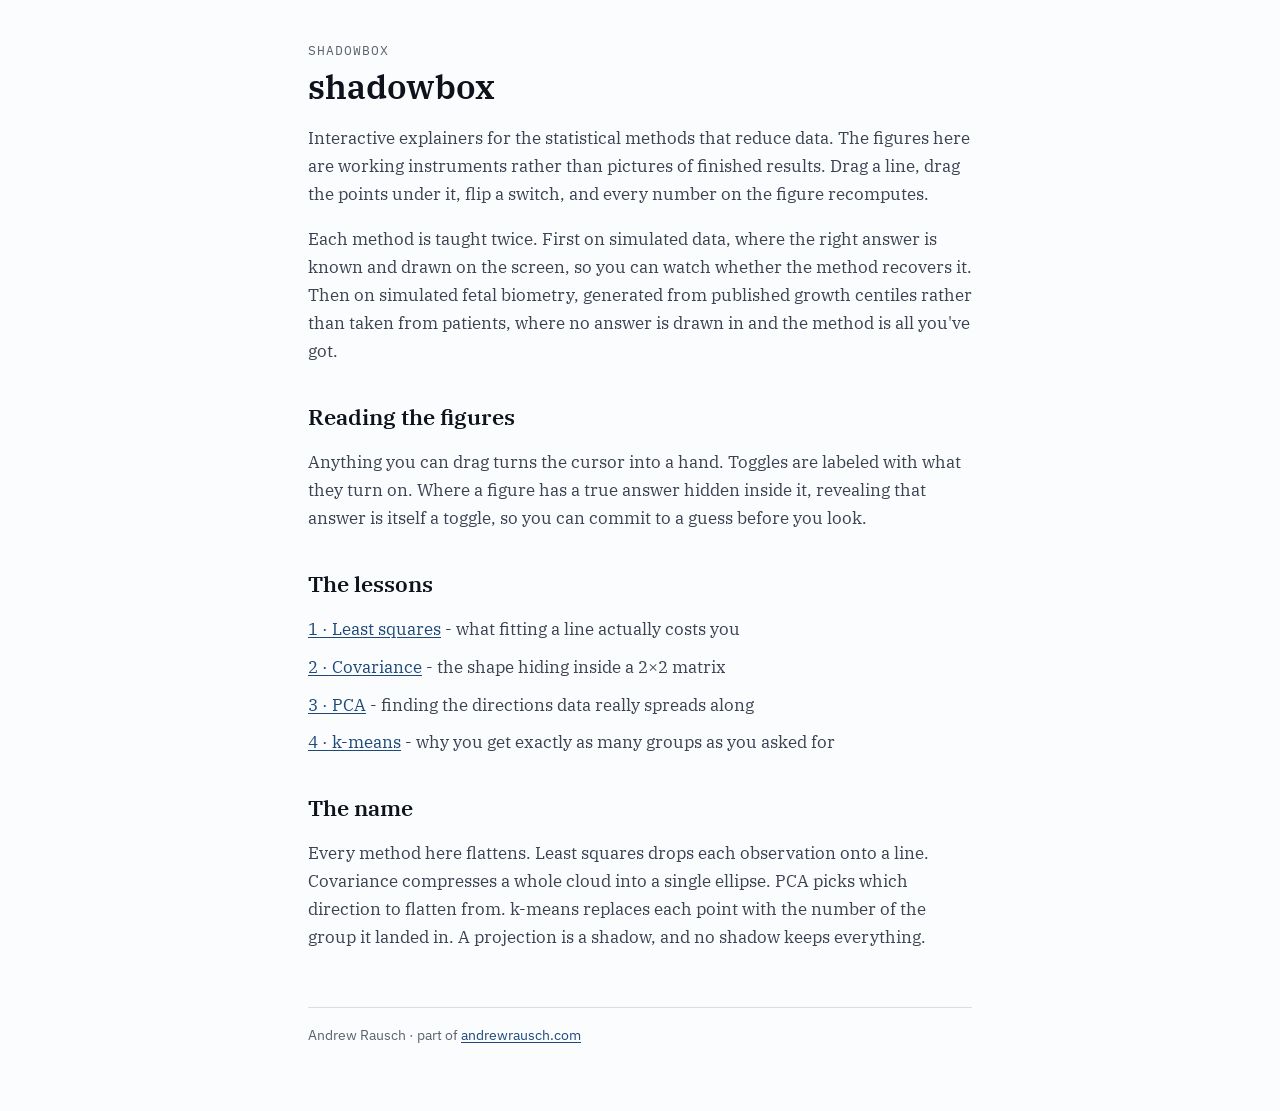
<file: index.html>
<!DOCTYPE html>
<html lang="en">
<head>
  <meta charset="utf-8">
  <meta name="viewport" content="width=device-width, initial-scale=1">
  <title>shadowbox</title>
  <meta name="description" content="Interactive explainers for the statistics behind fitting data, taught on simulated data and then on fetal biometry. The figures are working instruments: drag the line, drag the points, watch the numbers recompute. New lessons are added over time.">
  <link rel="icon" href="data:image/svg+xml,<svg xmlns=%22http://www.w3.org/2000/svg%22 viewBox=%220 0 16 16%22><rect x=%221%22 y=%221%22 width=%2214%22 height=%2214%22 fill=%22none%22 stroke=%22%231e4a7a%22 stroke-width=%222%22/><circle cx=%225%22 cy=%2211%22 r=%221.6%22 fill=%22%231e4a7a%22/><circle cx=%228%22 cy=%228%22 r=%221.6%22 fill=%22%231e4a7a%22/><circle cx=%2211%22 cy=%225%22 r=%221.6%22 fill=%22%231e4a7a%22/></svg>">
  <link rel="preconnect" href="https://fonts.googleapis.com">
  <link rel="preconnect" href="https://fonts.gstatic.com" crossorigin>
  <link href="https://fonts.googleapis.com/css2?family=IBM+Plex+Mono:wght@400;500&family=IBM+Plex+Sans:wght@400;500&family=IBM+Plex+Serif:ital,wght@0,400;0,600;1,400&display=swap" rel="stylesheet">
  <link rel="stylesheet" href="css/shadowbox.css">
</head>
<body>
  <main class="essay">
    <p class="kicker">shadowbox</p>
    <h1>shadowbox</h1>

    <p>Interactive explainers for the statistical methods that reduce data.
    The figures here are working instruments rather than pictures of finished
    results. Drag a line, drag the points under it, flip a switch, and every
    number on the figure recomputes.</p>

    <p>Each method is taught twice. First on simulated data, where the right
    answer is known and drawn on the screen, so you can watch whether the method
    recovers it. Then on simulated fetal biometry, generated from published
    growth centiles rather than taken from patients, where no answer is drawn
    in and the method is all you've got.</p>

    <h2>Reading the figures</h2>
    <p>Anything you can drag turns the cursor into a hand. Toggles are labeled
    with what they turn on. Where a figure has a true answer hidden inside it,
    revealing that answer is itself a toggle, so you can commit to a guess before
    you look.</p>

    <h2>The lessons</h2>
    <ul class="lessons">
      <li><a href="least-squares.html">1 &middot; Least squares</a> - what fitting
      a line actually costs you</li>
      <li><a href="covariance.html">2 &middot; Covariance</a> - the shape hiding
      inside a 2&times;2 matrix</li>
      <li><a href="pca.html">3 &middot; PCA</a> - finding the directions data
      really spreads along</li>
      <li><a href="kmeans.html">4 &middot; k-means</a> - why you get exactly as
      many groups as you asked for</li>
    </ul>

    <h2>The name</h2>
    <p>Every method here flattens. Least squares drops each observation onto a
    line. Covariance compresses a whole cloud into a single ellipse. PCA picks
    which direction to flatten from. k-means replaces each point with the
    number of the group it landed in. A projection is a shadow, and no shadow
    keeps everything.</p>

    <footer>Andrew Rausch · part of <a href="https://andrewrausch.com">andrewrausch.com</a></footer>
  </main>
</body>
</html>
</file>
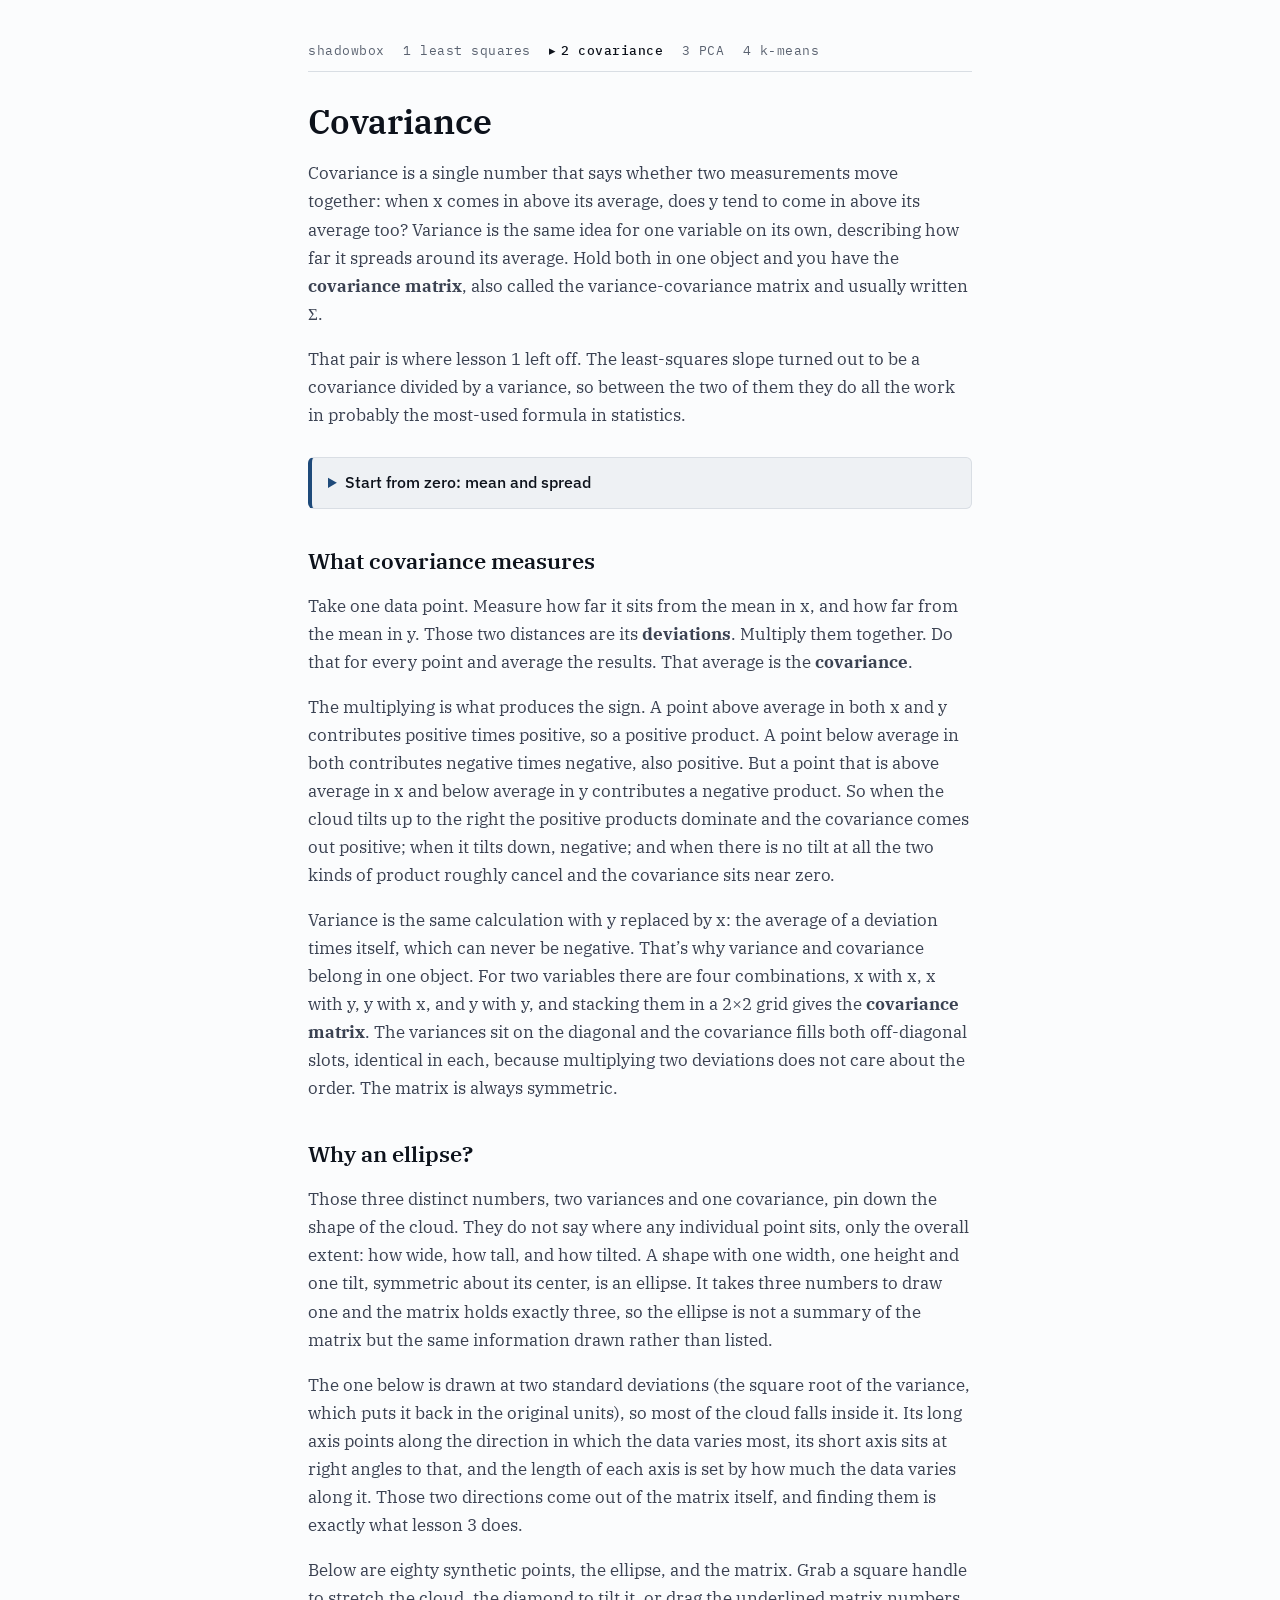
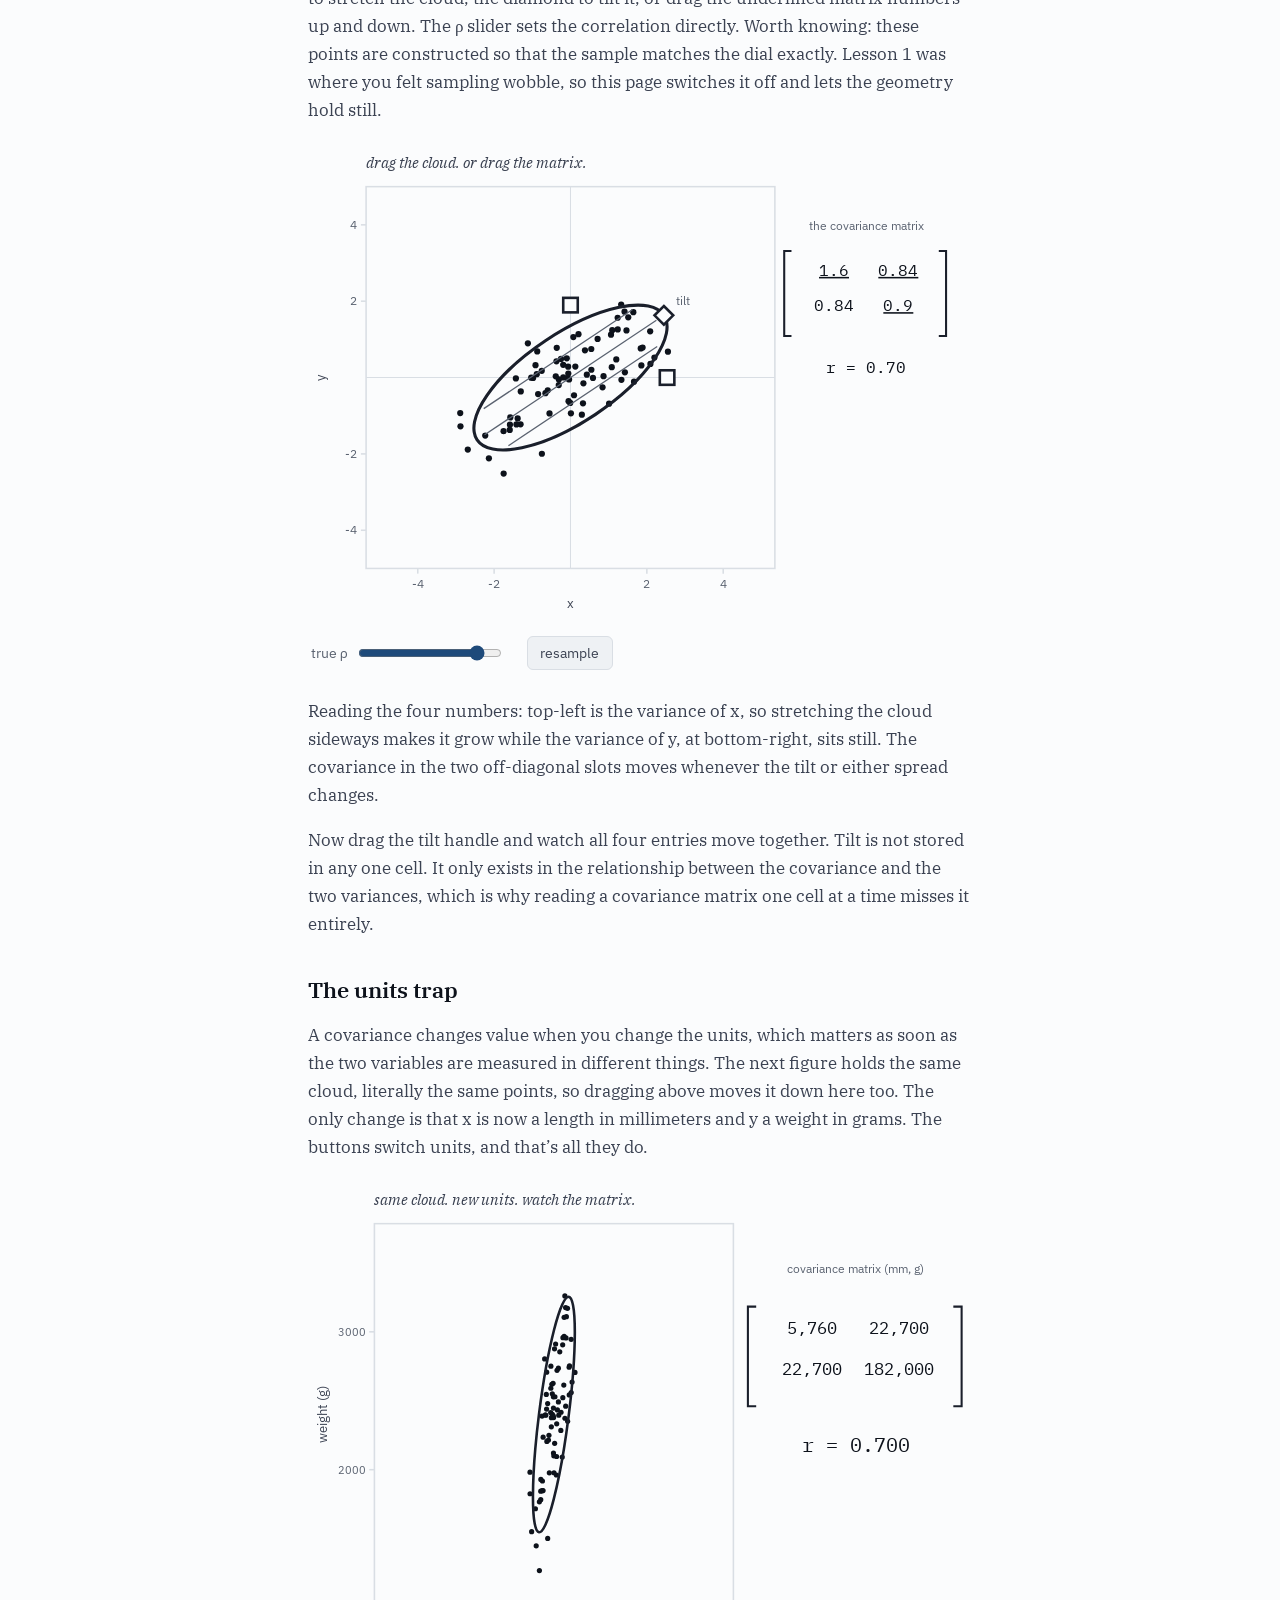
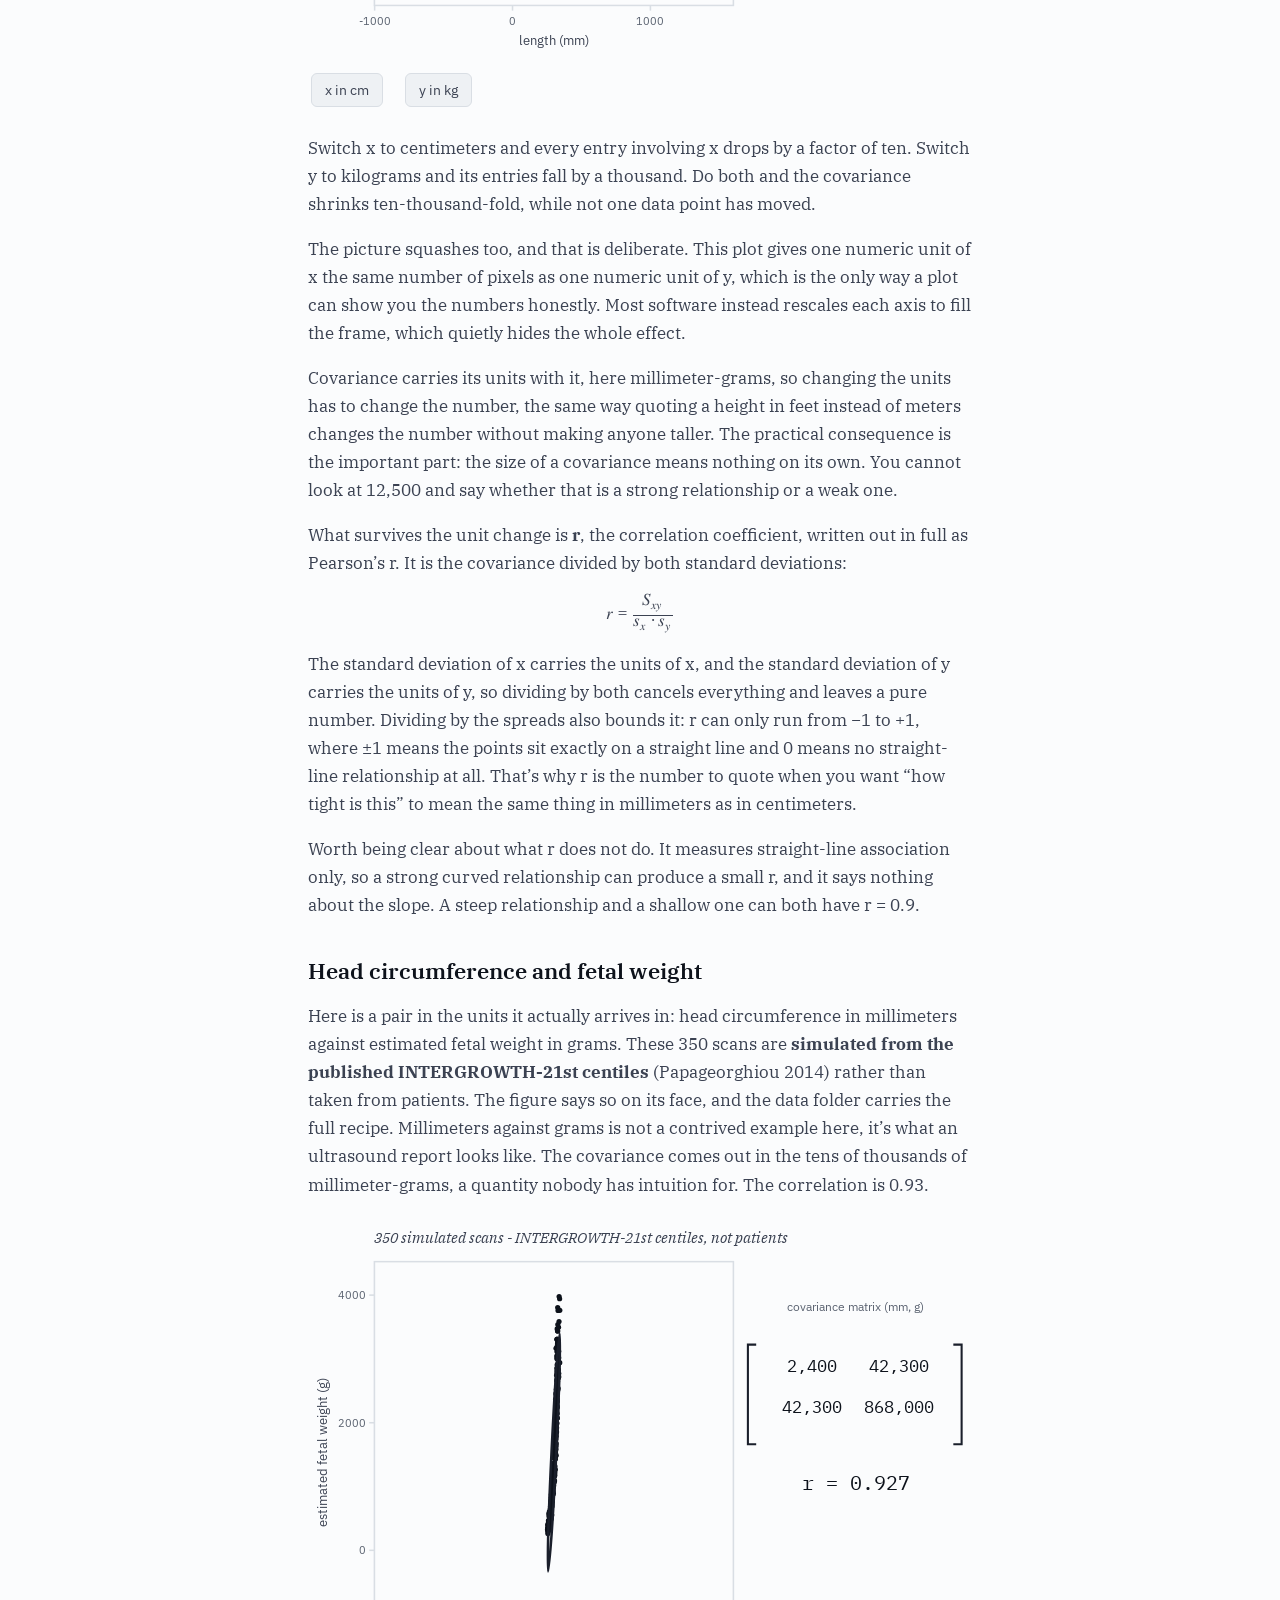
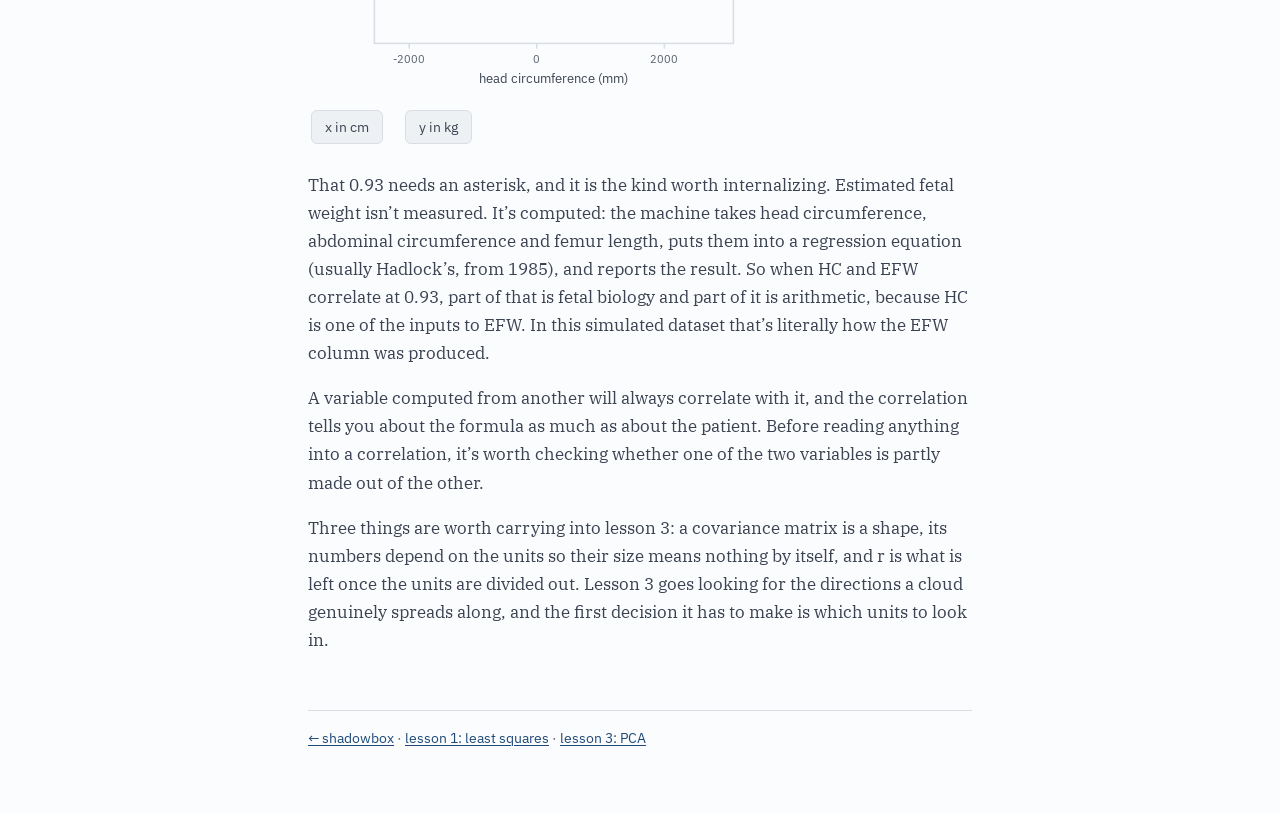
<file: covariance.html>
<!DOCTYPE html>
<html lang="en">
<head>
  <meta charset="utf-8">
  <meta name="viewport" content="width=device-width, initial-scale=1">
  <title>covariance - shadowbox</title>
  <meta name="description" content="An interactive essay on covariance: the 2×2 matrix as a draggable ellipse, a units trap, and why correlation is the number that survives.">
  <link rel="icon" href="data:image/svg+xml,<svg xmlns=%22http://www.w3.org/2000/svg%22 viewBox=%220 0 16 16%22><rect x=%221%22 y=%221%22 width=%2214%22 height=%2214%22 fill=%22none%22 stroke=%22%231e4a7a%22 stroke-width=%222%22/><circle cx=%225%22 cy=%2211%22 r=%221.6%22 fill=%22%231e4a7a%22/><circle cx=%228%22 cy=%228%22 r=%221.6%22 fill=%22%231e4a7a%22/><circle cx=%2211%22 cy=%225%22 r=%221.6%22 fill=%22%231e4a7a%22/></svg>">
  <link rel="preconnect" href="https://fonts.googleapis.com">
  <link rel="preconnect" href="https://fonts.gstatic.com" crossorigin>
  <link href="https://fonts.googleapis.com/css2?family=IBM+Plex+Mono:wght@400;500&family=IBM+Plex+Sans:wght@400;500&family=IBM+Plex+Serif:ital,wght@0,400;0,600;1,400&display=swap" rel="stylesheet">
  <link rel="stylesheet" href="css/shadowbox.css">
</head>
<body>
  <main class="essay">
    <nav class="trellis" aria-label="lessons">
      <a href="index.html">shadowbox</a>
      <a href="least-squares.html">1 least squares</a>
      <span aria-current="page">2 covariance</span>
      <a href="pca.html">3 PCA</a>
      <a href="kmeans.html">4 k-means</a>
    </nav>
    <h1>Covariance</h1>

    <p>Covariance is a single number that says whether two measurements move
    together: when x comes in above its average, does y tend to come in above its
    average too? Variance is the same idea for one variable on its own, describing
    how far it spreads around its average. Hold both in one object and you have
    the <strong>covariance matrix</strong>, also called the variance-covariance
    matrix and usually written &Sigma;.</p>

    <p>That pair is where lesson 1 left off. The least-squares slope turned out to
    be a covariance divided by a variance, so between the two of them they do all
    the work in probably the most-used formula in statistics.</p>

    <details class="from-zero">
      <summary>Start from zero: mean and spread</summary>
      <p>The <strong>mean</strong> of a batch of numbers is its balance point,
      where the batch would sit level on a seesaw. With two variables at once the
      mean is a point in the plane, (x̄, ȳ), the center of mass of the cloud.</p>
      <p>A <strong>deviation</strong> is how far one measurement sits from the
      mean, and it can be positive or negative. <strong>Variance</strong> is the
      average of those deviations squared, so it comes out in squared units and is
      always positive. Squaring is here for the same reason it was in lesson 1: the
      signs have to go before you can average. The square root of the variance is
      the <strong>standard deviation</strong>, which is back in ordinary units and
      reads as a typical distance from the middle.</p>
    </details>

    <h2>What covariance measures</h2>

    <p>Take one data point. Measure how far it sits from the mean in x, and how
    far from the mean in y. Those two distances are its <strong>deviations</strong>.
    Multiply them together. Do that for every point and average the results. That
    average is the <strong>covariance</strong>.</p>

    <p>The multiplying is what produces the sign. A point above average in both x and
    y contributes positive times positive, so a positive product. A point below
    average in both contributes negative times negative, also positive. But a
    point that is above average in x and below average in y contributes a negative
    product. So when the cloud tilts up to the right the positive products
    dominate and the covariance comes out positive; when it tilts down, negative;
    and when there is no tilt at all the two kinds of product roughly cancel and
    the covariance sits near zero.</p>

    <p>Variance is the same calculation with y replaced by x: the average of a
    deviation times itself, which can never be negative. That’s why variance and
    covariance belong in one object. For two variables there are four
    combinations, x with x, x with y, y with x, and y with y, and stacking them in
    a 2×2 grid gives the <strong>covariance matrix</strong>. The variances sit on
    the diagonal and the covariance fills both off-diagonal slots, identical in
    each, because multiplying two deviations does not care about the order. The
    matrix is always symmetric.</p>

    <h2>Why an ellipse?</h2>

    <p>Those three distinct numbers, two variances and one covariance, pin down
    the shape of the cloud. They do not say where any individual point sits, only
    the overall extent: how wide, how tall, and how tilted. A shape with one
    width, one height and one tilt, symmetric about its center, is an ellipse.
    It takes three numbers to draw one and the matrix holds exactly three, so the
    ellipse is not a summary of the matrix but the same information drawn rather
    than listed.</p>

    <p>The one below is drawn at two standard deviations (the square root of the
    variance, which puts it back in the original units), so most of the cloud
    falls inside it. Its long axis points along the direction in which the data
    varies most, its short axis sits at right angles to that, and the length of
    each axis is set by how much the data varies along it. Those two directions
    come out of the matrix itself, and finding them is exactly what lesson 3 does.</p>

    <p>Below are eighty synthetic points, the ellipse, and the matrix. Grab a
    square handle to stretch the cloud, the diamond to tilt it, or drag the
    underlined matrix numbers up and down. The ρ slider sets the correlation
    directly. Worth knowing: these points are constructed so that the sample matches
    the dial exactly. Lesson 1 was where you felt sampling wobble, so this page
    switches it off and lets the geometry hold still.</p>

    <div class="instrument-mount" id="ce-syn">
<!-- poster:cloud-ellipse-synthetic -->
<!-- generated by tools/poster.mjs -->
<svg viewBox="0 0 640 460" xmlns="http://www.w3.org/2000/svg" role="img" font-family="'IBM Plex Sans', Arial, sans-serif">
<title>A point cloud with its covariance ellipse and the 2 by 2 covariance matrix as live numbers; dragging the cloud reshapes the matrix and dragging the matrix reshapes the cloud.</title>
<defs><clipPath id="sb-ce-syn-clip"><rect x="56" y="44" width="394" height="368"/></clipPath></defs>
<rect x="56" y="44" width="394" height="368" fill="none" stroke="var(--border)" stroke-width="1.5"/>
<line x1="105.8" y1="412" x2="105.8" y2="417" stroke="var(--border)" stroke-width="1.5"/>
<text x="105.8" y="431" text-anchor="middle" font-size="12" fill="var(--text-light)">-4</text>
<line x1="51" y1="375.2" x2="56" y2="375.2" stroke="var(--border)" stroke-width="1.5"/>
<text x="47" y="379.2" text-anchor="end" font-size="12" fill="var(--text-light)">-4</text>
<line x1="179.4" y1="412" x2="179.4" y2="417" stroke="var(--border)" stroke-width="1.5"/>
<text x="179.4" y="431" text-anchor="middle" font-size="12" fill="var(--text-light)">-2</text>
<line x1="51" y1="301.6" x2="56" y2="301.6" stroke="var(--border)" stroke-width="1.5"/>
<text x="47" y="305.6" text-anchor="end" font-size="12" fill="var(--text-light)">-2</text>
<line x1="326.6" y1="412" x2="326.6" y2="417" stroke="var(--border)" stroke-width="1.5"/>
<text x="326.6" y="431" text-anchor="middle" font-size="12" fill="var(--text-light)">2</text>
<line x1="51" y1="154.4" x2="56" y2="154.4" stroke="var(--border)" stroke-width="1.5"/>
<text x="47" y="158.4" text-anchor="end" font-size="12" fill="var(--text-light)">2</text>
<line x1="400.2" y1="412" x2="400.2" y2="417" stroke="var(--border)" stroke-width="1.5"/>
<text x="400.2" y="431" text-anchor="middle" font-size="12" fill="var(--text-light)">4</text>
<line x1="51" y1="80.8" x2="56" y2="80.8" stroke="var(--border)" stroke-width="1.5"/>
<text x="47" y="84.8" text-anchor="end" font-size="12" fill="var(--text-light)">4</text>
<g clip-path="url(#sb-ce-syn-clip)"><line x1="56" y1="228" x2="450" y2="228" stroke="var(--border)" stroke-width="1"/><line x1="253" y1="44" x2="253" y2="412" stroke="var(--border)" stroke-width="1"/></g>
<text x="56" y="26" font-size="14" fill="var(--text)" font-family="'IBM Plex Serif', Georgia, serif" font-style="italic">drag the cloud. or drag the matrix.</text>
<g clip-path="url(#sb-ce-syn-clip)">
<circle data-role="pt" cx="253.42" cy="262.52" r="3" fill="var(--heading)"/>
<circle data-role="pt" cx="154.02" cy="297.46" r="3" fill="var(--heading)"/>
<circle data-role="pt" cx="250.14" cy="228.71" r="3" fill="var(--heading)"/>
<circle data-role="pt" cx="292.79" cy="218.01" r="3" fill="var(--heading)"/>
<circle data-role="pt" cx="241.69" cy="235.27" r="3" fill="var(--heading)"/>
<circle data-role="pt" cx="329.8" cy="183.4" r="3" fill="var(--heading)"/>
<circle data-role="pt" cx="305.09" cy="164.54" r="3" fill="var(--heading)"/>
<circle data-role="pt" cx="320.72" cy="199.91" r="3" fill="var(--heading)"/>
<circle data-role="pt" cx="314.23" cy="232.03" r="3" fill="var(--heading)"/>
<circle data-role="pt" cx="306.97" cy="182.55" r="3" fill="var(--heading)"/>
<circle data-role="pt" cx="266.96" cy="201.79" r="3" fill="var(--heading)"/>
<circle data-role="pt" cx="205.08" cy="241.43" r="3" fill="var(--heading)"/>
<circle data-role="pt" cx="297.14" cy="210.54" r="3" fill="var(--heading)"/>
<circle data-role="pt" cx="298.54" cy="181.64" r="3" fill="var(--heading)"/>
<circle data-role="pt" cx="241.79" cy="229.85" r="3" fill="var(--heading)"/>
<circle data-role="pt" cx="251.14" cy="250.82" r="3" fill="var(--heading)"/>
<circle data-role="pt" cx="346.92" cy="203.03" r="3" fill="var(--heading)"/>
<circle data-role="pt" cx="322.5" cy="199.07" r="3" fill="var(--heading)"/>
<circle data-role="pt" cx="243.87" cy="210.08" r="3" fill="var(--heading)"/>
<circle data-role="pt" cx="221.8" cy="243.91" r="3" fill="var(--heading)"/>
<circle data-role="pt" cx="290.19" cy="253.18" r="3" fill="var(--heading)"/>
<circle data-role="pt" cx="245.97" cy="215.71" r="3" fill="var(--heading)"/>
<circle data-role="pt" cx="194.99" cy="266.46" r="3" fill="var(--heading)"/>
<circle data-role="pt" cx="301.87" cy="157.64" r="3" fill="var(--heading)"/>
<circle data-role="pt" cx="225.3" cy="221.5" r="3" fill="var(--heading)"/>
<circle data-role="pt" cx="279.14" cy="190.79" r="3" fill="var(--heading)"/>
<circle data-role="pt" cx="188.58" cy="320.57" r="3" fill="var(--heading)"/>
<circle data-role="pt" cx="239.45" cy="212.4" r="3" fill="var(--heading)"/>
<circle data-role="pt" cx="273.04" cy="200.49" r="3" fill="var(--heading)"/>
<circle data-role="pt" cx="174.36" cy="305.83" r="3" fill="var(--heading)"/>
<circle data-role="pt" cx="246.05" cy="227.84" r="3" fill="var(--heading)"/>
<circle data-role="pt" cx="330.04" cy="214.91" r="3" fill="var(--heading)"/>
<circle data-role="pt" cx="284.86" cy="226.65" r="3" fill="var(--heading)"/>
<circle data-role="pt" cx="333.91" cy="208.75" r="3" fill="var(--heading)"/>
<circle data-role="pt" cx="292.05" cy="186.64" r="3" fill="var(--heading)"/>
<circle data-role="pt" cx="239.75" cy="199.32" r="3" fill="var(--heading)"/>
<circle data-role="pt" cx="265.46" cy="233.51" r="3" fill="var(--heading)"/>
<circle data-role="pt" cx="268.75" cy="225.24" r="3" fill="var(--heading)"/>
<circle data-role="pt" cx="250.9" cy="224.17" r="3" fill="var(--heading)"/>
<circle data-role="pt" cx="274.66" cy="228.36" r="3" fill="var(--heading)"/>
<circle data-role="pt" cx="283.91" cy="237.42" r="3" fill="var(--heading)"/>
<circle data-role="pt" cx="250.74" cy="217.48" r="3" fill="var(--heading)"/>
<circle data-role="pt" cx="204.89" cy="273.09" r="3" fill="var(--heading)"/>
<circle data-role="pt" cx="263.97" cy="263.84" r="3" fill="var(--heading)"/>
<circle data-role="pt" cx="302.1" cy="230.21" r="3" fill="var(--heading)"/>
<circle data-role="pt" cx="200.92" cy="273.14" r="3" fill="var(--heading)"/>
<circle data-role="pt" cx="170.84" cy="283.89" r="3" fill="var(--heading)"/>
<circle data-role="pt" cx="249.41" cy="209.43" r="3" fill="var(--heading)"/>
<circle data-role="pt" cx="220.94" cy="202.86" r="3" fill="var(--heading)"/>
<circle data-role="pt" cx="252.71" cy="252.5" r="3" fill="var(--heading)"/>
<circle data-role="pt" cx="273.13" cy="220.49" r="3" fill="var(--heading)"/>
<circle data-role="pt" cx="146.96" cy="274.98" r="3" fill="var(--heading)"/>
<circle data-role="pt" cx="255.75" cy="189" r="3" fill="var(--heading)"/>
<circle data-role="pt" cx="232.78" cy="262.58" r="3" fill="var(--heading)"/>
<circle data-role="pt" cx="225.43" cy="301.45" r="3" fill="var(--heading)"/>
<circle data-role="pt" cx="238.81" cy="226.78" r="3" fill="var(--heading)"/>
<circle data-role="pt" cx="251.67" cy="229.81" r="3" fill="var(--heading)"/>
<circle data-role="pt" cx="298.46" cy="170.36" r="3" fill="var(--heading)"/>
<circle data-role="pt" cx="265.04" cy="252.88" r="3" fill="var(--heading)"/>
<circle data-role="pt" cx="220.5" cy="224.75" r="3" fill="var(--heading)"/>
<circle data-role="pt" cx="194.64" cy="273.43" r="3" fill="var(--heading)"/>
<circle data-role="pt" cx="215.14" cy="228.16" r="3" fill="var(--heading)"/>
<circle data-role="pt" cx="211.92" cy="195.02" r="3" fill="var(--heading)"/>
<circle data-role="pt" cx="188.5" cy="279.74" r="3" fill="var(--heading)"/>
<circle data-role="pt" cx="313.56" cy="165.02" r="3" fill="var(--heading)"/>
<circle data-role="pt" cx="308.67" cy="169.92" r="3" fill="var(--heading)"/>
<circle data-role="pt" cx="260.71" cy="186.16" r="3" fill="var(--heading)"/>
<circle data-role="pt" cx="228.85" cy="243.1" r="3" fill="var(--heading)"/>
<circle data-role="pt" cx="146.72" cy="262.19" r="3" fill="var(--heading)"/>
<circle data-role="pt" cx="305.44" cy="223" r="3" fill="var(--heading)"/>
<circle data-role="pt" cx="256.41" cy="245.07" r="3" fill="var(--heading)"/>
<circle data-role="pt" cx="200.36" cy="228.88" r="3" fill="var(--heading)"/>
<circle data-role="pt" cx="194.47" cy="278.47" r="3" fill="var(--heading)"/>
<circle data-role="pt" cx="257.66" cy="217.46" r="3" fill="var(--heading)"/>
<circle data-role="pt" cx="216.98" cy="228.42" r="3" fill="var(--heading)"/>
<circle data-role="pt" cx="293.26" cy="182.38" r="3" fill="var(--heading)"/>
<circle data-role="pt" cx="231.09" cy="240.33" r="3" fill="var(--heading)"/>
<circle data-role="pt" cx="202.09" cy="267.4" r="3" fill="var(--heading)"/>
<circle data-role="pt" cx="321.32" cy="216.37" r="3" fill="var(--heading)"/>
<circle data-role="pt" cx="219.28" cy="216.04" r="3" fill="var(--heading)"/>
<g transform="translate(253 228) rotate(-33.69)">
<ellipse data-role="ellipse" rx="108.17" ry="42.92" fill="none" stroke="var(--ink)" stroke-width="3"/>
<line data-role="pc1-stripe" x1="-86.18" y1="-21.46" x2="86.18" y2="-21.46" stroke="var(--text-light)" stroke-width="1.25"/>
<line data-role="pc1-stripe" x1="-99.52" y1="0" x2="99.52" y2="0" stroke="var(--text-light)" stroke-width="1.25"/>
<line data-role="pc1-stripe" x1="-86.18" y1="21.46" x2="86.18" y2="21.46" stroke="var(--text-light)" stroke-width="1.25"/>
</g>
</g>
<rect data-drag="spread-x" tabindex="0" aria-label="x spread" x="339.1" y="221" width="14" height="14" fill="var(--bg)" stroke="var(--ink)" stroke-width="2.5" style="cursor:ew-resize"/>
<rect data-drag="spread-y" tabindex="0" aria-label="y spread" x="246" y="151.18" width="14" height="14" fill="var(--bg)" stroke="var(--ink)" stroke-width="2.5" style="cursor:ns-resize"/>
<path data-drag="tilt" tabindex="0" aria-label="tilt: rotate the ellipse" d="M343 159L352 168L343 177L334 168Z" fill="var(--bg)" stroke="var(--ink)" stroke-width="2.5" style="cursor:grab"/>
<text x="355" y="158" font-size="12" fill="var(--text-light)">tilt</text>
<g font-family="'IBM Plex Mono', Consolas, monospace" font-size="15">
<text x="538" y="86" text-anchor="middle" font-family="'IBM Plex Sans', Arial, sans-serif" font-size="12" fill="var(--text-light)">the covariance matrix</text>
<path d="M466 106h-7v82h7" stroke="var(--ink)" stroke-width="2" fill="none"/>
<path d="M608 106h7v82h-7" stroke="var(--ink)" stroke-width="2" fill="none"/>
<text data-drag="m-sxx" tabindex="0" aria-label="matrix entry var(x): drag vertically" style="cursor:ns-resize" x="507" y="130" text-anchor="middle" fill="var(--heading)" text-decoration="underline">1.6</text>
<text data-drag="m-sxy" tabindex="0" aria-label="matrix entry cov(x,y): drag vertically" style="cursor:ns-resize" x="569" y="130" text-anchor="middle" fill="var(--heading)" text-decoration="underline">0.84</text>
<text x="507" y="164" text-anchor="middle" fill="var(--heading)">0.84</text>
<text data-drag="m-syy" tabindex="0" aria-label="matrix entry var(y): drag vertically" style="cursor:ns-resize" x="569" y="164" text-anchor="middle" fill="var(--heading)" text-decoration="underline">0.9</text>
</g>
<text x="538" y="224" text-anchor="middle" font-size="15" font-family="'IBM Plex Mono', Consolas, monospace" fill="var(--heading)">r = 0.70</text>
<text x="253" y="450" text-anchor="middle" font-size="13" fill="var(--text)">x</text>
<text x="16" y="228" text-anchor="middle" font-size="13" fill="var(--text)" transform="rotate(-90 16 228)">y</text>
</svg>
<!-- /poster:cloud-ellipse-synthetic -->
    </div>

    <p>Reading the four numbers: top-left is the variance of x, so stretching the
    cloud sideways makes it grow while the variance of y, at bottom-right, sits
    still. The covariance in the two off-diagonal slots moves whenever the tilt
    or either spread changes.</p>

    <p>Now drag the tilt handle and watch all four entries move together. Tilt is
    not stored in any one cell. It only exists
    in the relationship between the covariance and the two variances, which is why
    reading a covariance matrix one cell at a time misses it entirely.</p>

    <h2>The units trap</h2>

    <p>A covariance changes value when you change the units, which matters as
    soon as the two variables are measured in different things. The next figure
    holds the same
    cloud, literally the same points, so dragging above moves it down here too.
    The only change is that x is now a length in millimeters and y a weight in
    grams. The buttons switch units, and that’s all they do.</p>

    <div class="instrument-mount" id="ut-syn">
<!-- poster:units-trap-synthetic -->
<!-- generated by tools/poster.mjs -->
<svg viewBox="0 0 640 460" xmlns="http://www.w3.org/2000/svg" role="img" font-family="'IBM Plex Sans', Arial, sans-serif">
<title>The same point cloud under switchable units: covariance entries leap by powers of ten, the correlation holds still, and the numerically true aspect ratio squashes the cloud flat.</title>
<defs><clipPath id="sb-ut-syn-clip"><rect x="64" y="44" width="346" height="368"/></clipPath></defs>
<rect x="64" y="44" width="346" height="368" fill="none" stroke="var(--border)" stroke-width="1.5"/>
<text x="64" y="26" font-size="14" fill="var(--text)" font-family="'IBM Plex Serif', Georgia, serif" font-style="italic">same cloud. new units. watch the matrix.</text>
<line x1="64.24" y1="412" x2="64.24" y2="417" stroke="var(--border)" stroke-width="1.5"/>
<text x="64.24" y="431" text-anchor="middle" font-size="11" fill="var(--text-light)">-1000</text>
<line x1="197.13" y1="412" x2="197.13" y2="417" stroke="var(--border)" stroke-width="1.5"/>
<text x="197.13" y="431" text-anchor="middle" font-size="11" fill="var(--text-light)">0</text>
<line x1="330.03" y1="412" x2="330.03" y2="417" stroke="var(--border)" stroke-width="1.5"/>
<text x="330.03" y="431" text-anchor="middle" font-size="11" fill="var(--text-light)">1000</text>
<line x1="59" y1="281.16" x2="64" y2="281.16" stroke="var(--border)" stroke-width="1.5"/>
<text x="56" y="285.16" text-anchor="end" font-size="11" fill="var(--text-light)">2000</text>
<line x1="59" y1="148.26" x2="64" y2="148.26" stroke="var(--border)" stroke-width="1.5"/>
<text x="56" y="152.26" text-anchor="end" font-size="11" fill="var(--text-light)">3000</text>
<text x="237" y="450" text-anchor="middle" font-size="13" fill="var(--text)">length (mm)</text>
<text x="18" y="228" text-anchor="middle" font-size="13" fill="var(--text)" transform="rotate(-90 18 228)">weight (g)</text>
<g clip-path="url(#sb-ut-syn-clip)">
<circle data-role="pt" cx="237.09" cy="284.1" r="2.5" fill="var(--heading)"/>
<circle data-role="pt" cx="215.55" cy="340.88" r="2.5" fill="var(--heading)"/>
<circle data-role="pt" cx="236.38" cy="229.16" r="2.5" fill="var(--heading)"/>
<circle data-role="pt" cx="245.62" cy="211.76" r="2.5" fill="var(--heading)"/>
<circle data-role="pt" cx="234.55" cy="239.82" r="2.5" fill="var(--heading)"/>
<circle data-role="pt" cx="253.64" cy="155.52" r="2.5" fill="var(--heading)"/>
<circle data-role="pt" cx="248.29" cy="124.88" r="2.5" fill="var(--heading)"/>
<circle data-role="pt" cx="251.67" cy="182.35" r="2.5" fill="var(--heading)"/>
<circle data-role="pt" cx="250.27" cy="234.54" r="2.5" fill="var(--heading)"/>
<circle data-role="pt" cx="248.69" cy="154.14" r="2.5" fill="var(--heading)"/>
<circle data-role="pt" cx="240.03" cy="185.4" r="2.5" fill="var(--heading)"/>
<circle data-role="pt" cx="226.62" cy="249.82" r="2.5" fill="var(--heading)"/>
<circle data-role="pt" cx="246.56" cy="199.63" r="2.5" fill="var(--heading)"/>
<circle data-role="pt" cx="246.87" cy="152.66" r="2.5" fill="var(--heading)"/>
<circle data-role="pt" cx="234.57" cy="231.01" r="2.5" fill="var(--heading)"/>
<circle data-role="pt" cx="236.6" cy="265.08" r="2.5" fill="var(--heading)"/>
<circle data-role="pt" cx="257.35" cy="187.43" r="2.5" fill="var(--heading)"/>
<circle data-role="pt" cx="252.06" cy="180.98" r="2.5" fill="var(--heading)"/>
<circle data-role="pt" cx="235.02" cy="198.87" r="2.5" fill="var(--heading)"/>
<circle data-role="pt" cx="230.24" cy="253.86" r="2.5" fill="var(--heading)"/>
<circle data-role="pt" cx="245.06" cy="268.92" r="2.5" fill="var(--heading)"/>
<circle data-role="pt" cx="235.48" cy="208.03" r="2.5" fill="var(--heading)"/>
<circle data-role="pt" cx="224.43" cy="290.5" r="2.5" fill="var(--heading)"/>
<circle data-role="pt" cx="247.59" cy="113.66" r="2.5" fill="var(--heading)"/>
<circle data-role="pt" cx="231" cy="217.44" r="2.5" fill="var(--heading)"/>
<circle data-role="pt" cx="242.66" cy="167.53" r="2.5" fill="var(--heading)"/>
<circle data-role="pt" cx="223.04" cy="378.43" r="2.5" fill="var(--heading)"/>
<circle data-role="pt" cx="234.06" cy="202.65" r="2.5" fill="var(--heading)"/>
<circle data-role="pt" cx="241.34" cy="183.3" r="2.5" fill="var(--heading)"/>
<circle data-role="pt" cx="219.96" cy="354.49" r="2.5" fill="var(--heading)"/>
<circle data-role="pt" cx="235.5" cy="227.74" r="2.5" fill="var(--heading)"/>
<circle data-role="pt" cx="253.69" cy="206.73" r="2.5" fill="var(--heading)"/>
<circle data-role="pt" cx="243.9" cy="225.8" r="2.5" fill="var(--heading)"/>
<circle data-role="pt" cx="254.53" cy="196.71" r="2.5" fill="var(--heading)"/>
<circle data-role="pt" cx="245.46" cy="160.78" r="2.5" fill="var(--heading)"/>
<circle data-role="pt" cx="234.13" cy="181.39" r="2.5" fill="var(--heading)"/>
<circle data-role="pt" cx="239.7" cy="236.96" r="2.5" fill="var(--heading)"/>
<circle data-role="pt" cx="240.41" cy="223.51" r="2.5" fill="var(--heading)"/>
<circle data-role="pt" cx="236.55" cy="221.77" r="2.5" fill="var(--heading)"/>
<circle data-role="pt" cx="241.69" cy="228.58" r="2.5" fill="var(--heading)"/>
<circle data-role="pt" cx="243.7" cy="243.3" r="2.5" fill="var(--heading)"/>
<circle data-role="pt" cx="236.51" cy="210.91" r="2.5" fill="var(--heading)"/>
<circle data-role="pt" cx="226.58" cy="301.28" r="2.5" fill="var(--heading)"/>
<circle data-role="pt" cx="239.38" cy="286.25" r="2.5" fill="var(--heading)"/>
<circle data-role="pt" cx="247.64" cy="231.59" r="2.5" fill="var(--heading)"/>
<circle data-role="pt" cx="225.72" cy="301.36" r="2.5" fill="var(--heading)"/>
<circle data-role="pt" cx="219.2" cy="318.82" r="2.5" fill="var(--heading)"/>
<circle data-role="pt" cx="236.22" cy="197.82" r="2.5" fill="var(--heading)"/>
<circle data-role="pt" cx="230.05" cy="187.15" r="2.5" fill="var(--heading)"/>
<circle data-role="pt" cx="236.94" cy="267.81" r="2.5" fill="var(--heading)"/>
<circle data-role="pt" cx="241.36" cy="215.79" r="2.5" fill="var(--heading)"/>
<circle data-role="pt" cx="214.02" cy="304.34" r="2.5" fill="var(--heading)"/>
<circle data-role="pt" cx="237.6" cy="164.62" r="2.5" fill="var(--heading)"/>
<circle data-role="pt" cx="232.62" cy="284.2" r="2.5" fill="var(--heading)"/>
<circle data-role="pt" cx="231.03" cy="347.37" r="2.5" fill="var(--heading)"/>
<circle data-role="pt" cx="233.93" cy="226.01" r="2.5" fill="var(--heading)"/>
<circle data-role="pt" cx="236.71" cy="230.95" r="2.5" fill="var(--heading)"/>
<circle data-role="pt" cx="246.85" cy="134.33" r="2.5" fill="var(--heading)"/>
<circle data-role="pt" cx="239.61" cy="268.44" r="2.5" fill="var(--heading)"/>
<circle data-role="pt" cx="229.96" cy="222.72" r="2.5" fill="var(--heading)"/>
<circle data-role="pt" cx="224.35" cy="301.83" r="2.5" fill="var(--heading)"/>
<circle data-role="pt" cx="228.8" cy="228.25" r="2.5" fill="var(--heading)"/>
<circle data-role="pt" cx="228.1" cy="174.4" r="2.5" fill="var(--heading)"/>
<circle data-role="pt" cx="223.02" cy="312.08" r="2.5" fill="var(--heading)"/>
<circle data-role="pt" cx="250.12" cy="125.65" r="2.5" fill="var(--heading)"/>
<circle data-role="pt" cx="249.06" cy="133.62" r="2.5" fill="var(--heading)"/>
<circle data-role="pt" cx="238.67" cy="160" r="2.5" fill="var(--heading)"/>
<circle data-role="pt" cx="231.77" cy="252.54" r="2.5" fill="var(--heading)"/>
<circle data-role="pt" cx="213.97" cy="283.57" r="2.5" fill="var(--heading)"/>
<circle data-role="pt" cx="248.36" cy="219.88" r="2.5" fill="var(--heading)"/>
<circle data-role="pt" cx="237.74" cy="255.73" r="2.5" fill="var(--heading)"/>
<circle data-role="pt" cx="225.59" cy="229.43" r="2.5" fill="var(--heading)"/>
<circle data-role="pt" cx="224.32" cy="310.02" r="2.5" fill="var(--heading)"/>
<circle data-role="pt" cx="238.01" cy="210.87" r="2.5" fill="var(--heading)"/>
<circle data-role="pt" cx="229.2" cy="228.69" r="2.5" fill="var(--heading)"/>
<circle data-role="pt" cx="245.72" cy="153.87" r="2.5" fill="var(--heading)"/>
<circle data-role="pt" cx="232.25" cy="248.04" r="2.5" fill="var(--heading)"/>
<circle data-role="pt" cx="225.97" cy="292.02" r="2.5" fill="var(--heading)"/>
<circle data-role="pt" cx="251.8" cy="209.09" r="2.5" fill="var(--heading)"/>
<circle data-role="pt" cx="229.69" cy="208.56" r="2.5" fill="var(--heading)"/>
<g transform="translate(237 228) rotate(-82.79)">
<ellipse data-role="ellipse" rx="114.36" ry="14.29" fill="none" stroke="var(--ink)" stroke-width="2.5"/>
</g></g>
<g font-family="'IBM Plex Mono', Consolas, monospace" font-size="16">
<text x="528" y="92" text-anchor="middle" font-family="'IBM Plex Sans', Arial, sans-serif" font-size="12" fill="var(--text-light)">covariance matrix (mm, g)</text>
<path d="M432 124h-8v96h8" stroke="var(--ink)" stroke-width="2" fill="none"/>
<path d="M622 124h8v96h-8" stroke="var(--ink)" stroke-width="2" fill="none"/>
<text data-role="cov-entry" x="486" y="150" text-anchor="middle" fill="var(--heading)">5,760</text>
<text data-role="cov-entry" x="570" y="150" text-anchor="middle" fill="var(--heading)">22,700</text>
<text data-role="cov-entry" x="486" y="190" text-anchor="middle" fill="var(--heading)">22,700</text>
<text data-role="cov-entry" x="570" y="190" text-anchor="middle" fill="var(--heading)">182,000</text>
</g>
<text data-role="corr" x="528" y="264" text-anchor="middle" font-size="19" font-family="'IBM Plex Mono', Consolas, monospace" fill="var(--heading)">r = 0.700</text>
</svg>
<!-- /poster:units-trap-synthetic -->
    </div>

    <p>Switch x to centimeters and every entry involving x drops by a factor of
    ten. Switch y to kilograms and its entries fall by a thousand. Do both and the
    covariance shrinks ten-thousand-fold, while not one data point has moved.</p>

    <p>The picture squashes too, and that is deliberate. This plot gives one
    numeric unit of x the same number of pixels as one numeric unit of y, which is
    the only way a plot can show you the numbers honestly. Most software instead
    rescales each axis to fill the frame, which quietly hides the whole effect.</p>

    <p>Covariance carries its units with it, here millimeter-grams, so changing
    the units has to change the number, the same way quoting a height
    in feet instead of meters changes the number without making anyone taller. The
    practical consequence is the important part: the size of a covariance means
    nothing on its own. You cannot look at 12,500 and say whether that is a strong
    relationship or a weak one.</p>

    <p>What survives the unit change is <strong>r</strong>, the correlation
    coefficient, written out in full as Pearson&rsquo;s r. It is the covariance
    divided by both standard deviations:</p>

    <p style="text-align:center">
      <math display="block">
        <mrow>
          <mi>r</mi><mo>=</mo>
          <mfrac>
            <msub><mi>S</mi><mrow><mi>x</mi><mi>y</mi></mrow></msub>
            <mrow><msub><mi>s</mi><mi>x</mi></msub><mo>·</mo><msub><mi>s</mi><mi>y</mi></msub></mrow>
          </mfrac>
        </mrow>
      </math>
    </p>

    <p>The standard deviation of x carries the units of x, and the standard
    deviation of y carries the units of y, so dividing by both cancels everything
    and leaves a pure number. Dividing by the spreads also bounds it: r can only
    run from −1 to +1, where ±1 means the points sit exactly on a straight line
    and 0 means no straight-line relationship at all. That’s why r is the number
    to quote when you want “how tight is this” to mean the same thing in
    millimeters as in centimeters.</p>

    <p>Worth being clear about what r does not do. It measures straight-line
    association only, so a strong curved relationship can produce a small r, and
    it says nothing about the slope. A steep relationship and a shallow one can
    both have r = 0.9.</p>

    <h2>Head circumference and fetal weight</h2>

    <p>Here is a pair in the units it actually arrives in: head circumference in
    millimeters against estimated fetal weight in grams. These 350 scans are
    <strong>simulated from the published INTERGROWTH-21st centiles</strong>
    (Papageorghiou 2014) rather than taken from patients. The figure says so on
    its face, and the data folder carries the full recipe. Millimeters against
    grams is not a contrived example here, it’s what an ultrasound report looks
    like. The covariance comes out in the tens of thousands of millimeter-grams,
    a quantity nobody has intuition for. The correlation is 0.93.</p>

    <div class="instrument-mount" id="ut-bio">
<!-- poster:units-trap-biometry -->
<!-- generated by tools/poster.mjs -->
<svg viewBox="0 0 640 460" xmlns="http://www.w3.org/2000/svg" role="img" font-family="'IBM Plex Sans', Arial, sans-serif">
<title>The same point cloud under switchable units: covariance entries leap by powers of ten, the correlation holds still, and the numerically true aspect ratio squashes the cloud flat.</title>
<defs><clipPath id="sb-ut-bio-clip"><rect x="64" y="44" width="346" height="368"/></clipPath></defs>
<rect x="64" y="44" width="346" height="368" fill="none" stroke="var(--border)" stroke-width="1.5"/>
<text x="64" y="26" font-size="14" fill="var(--text)" font-family="'IBM Plex Serif', Georgia, serif" font-style="italic">350 simulated scans - INTERGROWTH-21st centiles, not patients</text>
<line x1="97.55" y1="412" x2="97.55" y2="417" stroke="var(--border)" stroke-width="1.5"/>
<text x="97.55" y="431" text-anchor="middle" font-size="11" fill="var(--text-light)">-2000</text>
<line x1="220.53" y1="412" x2="220.53" y2="417" stroke="var(--border)" stroke-width="1.5"/>
<text x="220.53" y="431" text-anchor="middle" font-size="11" fill="var(--text-light)">0</text>
<line x1="343.51" y1="412" x2="343.51" y2="417" stroke="var(--border)" stroke-width="1.5"/>
<text x="343.51" y="431" text-anchor="middle" font-size="11" fill="var(--text-light)">2000</text>
<line x1="59" y1="322.24" x2="64" y2="322.24" stroke="var(--border)" stroke-width="1.5"/>
<text x="56" y="326.24" text-anchor="end" font-size="11" fill="var(--text-light)">0</text>
<line x1="59" y1="199.26" x2="64" y2="199.26" stroke="var(--border)" stroke-width="1.5"/>
<text x="56" y="203.26" text-anchor="end" font-size="11" fill="var(--text-light)">2000</text>
<line x1="59" y1="76.27" x2="64" y2="76.27" stroke="var(--border)" stroke-width="1.5"/>
<text x="56" y="80.27" text-anchor="end" font-size="11" fill="var(--text-light)">4000</text>
<text x="237" y="450" text-anchor="middle" font-size="13" fill="var(--text)">head circumference (mm)</text>
<text x="18" y="228" text-anchor="middle" font-size="13" fill="var(--text)" transform="rotate(-90 18 228)">estimated fetal weight (g)</text>
<g clip-path="url(#sb-ut-bio-clip)">
<circle data-role="pt" cx="236.21" cy="258.29" r="2.5" fill="var(--heading)"/>
<circle data-role="pt" cx="235.7" cy="259.27" r="2.5" fill="var(--heading)"/>
<circle data-role="pt" cx="240.31" cy="184.93" r="2.5" fill="var(--heading)"/>
<circle data-role="pt" cx="240.31" cy="146.87" r="2.5" fill="var(--heading)"/>
<circle data-role="pt" cx="235" cy="272.98" r="2.5" fill="var(--heading)"/>
<circle data-role="pt" cx="241.67" cy="151.79" r="2.5" fill="var(--heading)"/>
<circle data-role="pt" cx="238.67" cy="176.69" r="2.5" fill="var(--heading)"/>
<circle data-role="pt" cx="234.49" cy="279.75" r="2.5" fill="var(--heading)"/>
<circle data-role="pt" cx="234.49" cy="275.75" r="2.5" fill="var(--heading)"/>
<circle data-role="pt" cx="238.71" cy="199.44" r="2.5" fill="var(--heading)"/>
<circle data-role="pt" cx="239.59" cy="153.38" r="2.5" fill="var(--heading)"/>
<circle data-role="pt" cx="240.26" cy="161.69" r="2.5" fill="var(--heading)"/>
<circle data-role="pt" cx="231.94" cy="298.63" r="2.5" fill="var(--heading)"/>
<circle data-role="pt" cx="234.05" cy="282.33" r="2.5" fill="var(--heading)"/>
<circle data-role="pt" cx="237.6" cy="238" r="2.5" fill="var(--heading)"/>
<circle data-role="pt" cx="238.09" cy="228.1" r="2.5" fill="var(--heading)"/>
<circle data-role="pt" cx="239.62" cy="204.18" r="2.5" fill="var(--heading)"/>
<circle data-role="pt" cx="238.63" cy="210.51" r="2.5" fill="var(--heading)"/>
<circle data-role="pt" cx="238.6" cy="230.56" r="2.5" fill="var(--heading)"/>
<circle data-role="pt" cx="234.95" cy="272.8" r="2.5" fill="var(--heading)"/>
<circle data-role="pt" cx="232.25" cy="297.58" r="2.5" fill="var(--heading)"/>
<circle data-role="pt" cx="240.82" cy="167.77" r="2.5" fill="var(--heading)"/>
<circle data-role="pt" cx="237.76" cy="248.26" r="2.5" fill="var(--heading)"/>
<circle data-role="pt" cx="234.48" cy="291.8" r="2.5" fill="var(--heading)"/>
<circle data-role="pt" cx="237.73" cy="224.28" r="2.5" fill="var(--heading)"/>
<circle data-role="pt" cx="240.49" cy="159.29" r="2.5" fill="var(--heading)"/>
<circle data-role="pt" cx="239.46" cy="190.22" r="2.5" fill="var(--heading)"/>
<circle data-role="pt" cx="233.96" cy="281.35" r="2.5" fill="var(--heading)"/>
<circle data-role="pt" cx="232.44" cy="286.64" r="2.5" fill="var(--heading)"/>
<circle data-role="pt" cx="240.16" cy="194.34" r="2.5" fill="var(--heading)"/>
<circle data-role="pt" cx="239.84" cy="174.78" r="2.5" fill="var(--heading)"/>
<circle data-role="pt" cx="235.18" cy="268.37" r="2.5" fill="var(--heading)"/>
<circle data-role="pt" cx="233.52" cy="291.98" r="2.5" fill="var(--heading)"/>
<circle data-role="pt" cx="235.13" cy="280.12" r="2.5" fill="var(--heading)"/>
<circle data-role="pt" cx="234.84" cy="276.24" r="2.5" fill="var(--heading)"/>
<circle data-role="pt" cx="236.81" cy="253" r="2.5" fill="var(--heading)"/>
<circle data-role="pt" cx="237.36" cy="250.29" r="2.5" fill="var(--heading)"/>
<circle data-role="pt" cx="233.14" cy="293.95" r="2.5" fill="var(--heading)"/>
<circle data-role="pt" cx="233.14" cy="285.9" r="2.5" fill="var(--heading)"/>
<circle data-role="pt" cx="241.67" cy="136.66" r="2.5" fill="var(--heading)"/>
<circle data-role="pt" cx="233.05" cy="294.26" r="2.5" fill="var(--heading)"/>
<circle data-role="pt" cx="234.99" cy="265.42" r="2.5" fill="var(--heading)"/>
<circle data-role="pt" cx="233.42" cy="287.19" r="2.5" fill="var(--heading)"/>
<circle data-role="pt" cx="240.33" cy="177.3" r="2.5" fill="var(--heading)"/>
<circle data-role="pt" cx="238.84" cy="215.61" r="2.5" fill="var(--heading)"/>
<circle data-role="pt" cx="231.02" cy="301.27" r="2.5" fill="var(--heading)"/>
<circle data-role="pt" cx="238.86" cy="211.31" r="2.5" fill="var(--heading)"/>
<circle data-role="pt" cx="234.13" cy="284.85" r="2.5" fill="var(--heading)"/>
<circle data-role="pt" cx="239.59" cy="208.17" r="2.5" fill="var(--heading)"/>
<circle data-role="pt" cx="238.22" cy="231.23" r="2.5" fill="var(--heading)"/>
<circle data-role="pt" cx="240.09" cy="195.01" r="2.5" fill="var(--heading)"/>
<circle data-role="pt" cx="240.9" cy="137.83" r="2.5" fill="var(--heading)"/>
<circle data-role="pt" cx="236.61" cy="254.84" r="2.5" fill="var(--heading)"/>
<circle data-role="pt" cx="231.98" cy="300.1" r="2.5" fill="var(--heading)"/>
<circle data-role="pt" cx="239.8" cy="163.84" r="2.5" fill="var(--heading)"/>
<circle data-role="pt" cx="237.37" cy="243.35" r="2.5" fill="var(--heading)"/>
<circle data-role="pt" cx="240.53" cy="110.89" r="2.5" fill="var(--heading)"/>
<circle data-role="pt" cx="233.78" cy="279.81" r="2.5" fill="var(--heading)"/>
<circle data-role="pt" cx="235.8" cy="269.23" r="2.5" fill="var(--heading)"/>
<circle data-role="pt" cx="238.04" cy="244.76" r="2.5" fill="var(--heading)"/>
<circle data-role="pt" cx="240.79" cy="104.62" r="2.5" fill="var(--heading)"/>
<circle data-role="pt" cx="240.72" cy="110.83" r="2.5" fill="var(--heading)"/>
<circle data-role="pt" cx="238.63" cy="210.63" r="2.5" fill="var(--heading)"/>
<circle data-role="pt" cx="238.63" cy="214.94" r="2.5" fill="var(--heading)"/>
<circle data-role="pt" cx="235.58" cy="270.77" r="2.5" fill="var(--heading)"/>
<circle data-role="pt" cx="237.54" cy="250.23" r="2.5" fill="var(--heading)"/>
<circle data-role="pt" cx="237.23" cy="246.36" r="2.5" fill="var(--heading)"/>
<circle data-role="pt" cx="239.94" cy="179.15" r="2.5" fill="var(--heading)"/>
<circle data-role="pt" cx="237.8" cy="223.98" r="2.5" fill="var(--heading)"/>
<circle data-role="pt" cx="239.42" cy="189.85" r="2.5" fill="var(--heading)"/>
<circle data-role="pt" cx="233.33" cy="286.94" r="2.5" fill="var(--heading)"/>
<circle data-role="pt" cx="235.78" cy="268.86" r="2.5" fill="var(--heading)"/>
<circle data-role="pt" cx="232.73" cy="294.26" r="2.5" fill="var(--heading)"/>
<circle data-role="pt" cx="240.04" cy="194.89" r="2.5" fill="var(--heading)"/>
<circle data-role="pt" cx="238.99" cy="219.86" r="2.5" fill="var(--heading)"/>
<circle data-role="pt" cx="231.75" cy="298.38" r="2.5" fill="var(--heading)"/>
<circle data-role="pt" cx="235.12" cy="277.29" r="2.5" fill="var(--heading)"/>
<circle data-role="pt" cx="241.46" cy="151.48" r="2.5" fill="var(--heading)"/>
<circle data-role="pt" cx="232.74" cy="295.98" r="2.5" fill="var(--heading)"/>
<circle data-role="pt" cx="236.2" cy="262.53" r="2.5" fill="var(--heading)"/>
<circle data-role="pt" cx="233.92" cy="283.5" r="2.5" fill="var(--heading)"/>
<circle data-role="pt" cx="237.95" cy="221.15" r="2.5" fill="var(--heading)"/>
<circle data-role="pt" cx="238.51" cy="196.12" r="2.5" fill="var(--heading)"/>
<circle data-role="pt" cx="231.17" cy="300.96" r="2.5" fill="var(--heading)"/>
<circle data-role="pt" cx="238.82" cy="199.81" r="2.5" fill="var(--heading)"/>
<circle data-role="pt" cx="232.94" cy="287.68" r="2.5" fill="var(--heading)"/>
<circle data-role="pt" cx="235.58" cy="271.39" r="2.5" fill="var(--heading)"/>
<circle data-role="pt" cx="239.41" cy="166.97" r="2.5" fill="var(--heading)"/>
<circle data-role="pt" cx="238.12" cy="231.42" r="2.5" fill="var(--heading)"/>
<circle data-role="pt" cx="238.52" cy="234.24" r="2.5" fill="var(--heading)"/>
<circle data-role="pt" cx="239.45" cy="196.12" r="2.5" fill="var(--heading)"/>
<circle data-role="pt" cx="239" cy="230.62" r="2.5" fill="var(--heading)"/>
<circle data-role="pt" cx="232.36" cy="295.43" r="2.5" fill="var(--heading)"/>
<circle data-role="pt" cx="240.19" cy="158.3" r="2.5" fill="var(--heading)"/>
<circle data-role="pt" cx="239.98" cy="167.83" r="2.5" fill="var(--heading)"/>
<circle data-role="pt" cx="240.84" cy="119.56" r="2.5" fill="var(--heading)"/>
<circle data-role="pt" cx="236.61" cy="257.49" r="2.5" fill="var(--heading)"/>
<circle data-role="pt" cx="232.43" cy="292.91" r="2.5" fill="var(--heading)"/>
<circle data-role="pt" cx="239.7" cy="175.95" r="2.5" fill="var(--heading)"/>
<circle data-role="pt" cx="234.5" cy="268.56" r="2.5" fill="var(--heading)"/>
<circle data-role="pt" cx="242.7" cy="90.91" r="2.5" fill="var(--heading)"/>
<circle data-role="pt" cx="236.63" cy="258.66" r="2.5" fill="var(--heading)"/>
<circle data-role="pt" cx="233.21" cy="288.97" r="2.5" fill="var(--heading)"/>
<circle data-role="pt" cx="234.77" cy="272.68" r="2.5" fill="var(--heading)"/>
<circle data-role="pt" cx="237.3" cy="233.45" r="2.5" fill="var(--heading)"/>
<circle data-role="pt" cx="240.02" cy="149.39" r="2.5" fill="var(--heading)"/>
<circle data-role="pt" cx="231.99" cy="296.6" r="2.5" fill="var(--heading)"/>
<circle data-role="pt" cx="239.05" cy="127.56" r="2.5" fill="var(--heading)"/>
<circle data-role="pt" cx="240.23" cy="150.99" r="2.5" fill="var(--heading)"/>
<circle data-role="pt" cx="238.35" cy="244.21" r="2.5" fill="var(--heading)"/>
<circle data-role="pt" cx="239.06" cy="207.13" r="2.5" fill="var(--heading)"/>
<circle data-role="pt" cx="237.5" cy="237.93" r="2.5" fill="var(--heading)"/>
<circle data-role="pt" cx="234.64" cy="278.76" r="2.5" fill="var(--heading)"/>
<circle data-role="pt" cx="241.33" cy="148.1" r="2.5" fill="var(--heading)"/>
<circle data-role="pt" cx="237.79" cy="250.42" r="2.5" fill="var(--heading)"/>
<circle data-role="pt" cx="233.41" cy="289.09" r="2.5" fill="var(--heading)"/>
<circle data-role="pt" cx="232.73" cy="295.43" r="2.5" fill="var(--heading)"/>
<circle data-role="pt" cx="238.26" cy="228.03" r="2.5" fill="var(--heading)"/>
<circle data-role="pt" cx="241.04" cy="151.66" r="2.5" fill="var(--heading)"/>
<circle data-role="pt" cx="232.53" cy="294.14" r="2.5" fill="var(--heading)"/>
<circle data-role="pt" cx="237.36" cy="220.22" r="2.5" fill="var(--heading)"/>
<circle data-role="pt" cx="237.32" cy="246.67" r="2.5" fill="var(--heading)"/>
<circle data-role="pt" cx="231.47" cy="297.33" r="2.5" fill="var(--heading)"/>
<circle data-role="pt" cx="236.11" cy="258.29" r="2.5" fill="var(--heading)"/>
<circle data-role="pt" cx="240.2" cy="118.76" r="2.5" fill="var(--heading)"/>
<circle data-role="pt" cx="240.39" cy="153.32" r="2.5" fill="var(--heading)"/>
<circle data-role="pt" cx="236.46" cy="256.5" r="2.5" fill="var(--heading)"/>
<circle data-role="pt" cx="236.09" cy="260.99" r="2.5" fill="var(--heading)"/>
<circle data-role="pt" cx="235.67" cy="264.5" r="2.5" fill="var(--heading)"/>
<circle data-role="pt" cx="234.94" cy="263.7" r="2.5" fill="var(--heading)"/>
<circle data-role="pt" cx="237.96" cy="241.13" r="2.5" fill="var(--heading)"/>
<circle data-role="pt" cx="238.21" cy="223.48" r="2.5" fill="var(--heading)"/>
<circle data-role="pt" cx="239.8" cy="182.72" r="2.5" fill="var(--heading)"/>
<circle data-role="pt" cx="239.14" cy="206.45" r="2.5" fill="var(--heading)"/>
<circle data-role="pt" cx="233.78" cy="284.61" r="2.5" fill="var(--heading)"/>
<circle data-role="pt" cx="234.39" cy="280.42" r="2.5" fill="var(--heading)"/>
<circle data-role="pt" cx="236.47" cy="254.97" r="2.5" fill="var(--heading)"/>
<circle data-role="pt" cx="235.93" cy="250.29" r="2.5" fill="var(--heading)"/>
<circle data-role="pt" cx="232.15" cy="301.33" r="2.5" fill="var(--heading)"/>
<circle data-role="pt" cx="236.61" cy="248.94" r="2.5" fill="var(--heading)"/>
<circle data-role="pt" cx="232.67" cy="290.08" r="2.5" fill="var(--heading)"/>
<circle data-role="pt" cx="240.1" cy="179.7" r="2.5" fill="var(--heading)"/>
<circle data-role="pt" cx="234.8" cy="269.54" r="2.5" fill="var(--heading)"/>
<circle data-role="pt" cx="230.82" cy="302.32" r="2.5" fill="var(--heading)"/>
<circle data-role="pt" cx="241.96" cy="101.67" r="2.5" fill="var(--heading)"/>
<circle data-role="pt" cx="240.77" cy="121.96" r="2.5" fill="var(--heading)"/>
<circle data-role="pt" cx="237.1" cy="245.19" r="2.5" fill="var(--heading)"/>
<circle data-role="pt" cx="234.99" cy="278.52" r="2.5" fill="var(--heading)"/>
<circle data-role="pt" cx="234.4" cy="271.39" r="2.5" fill="var(--heading)"/>
<circle data-role="pt" cx="235.28" cy="270.59" r="2.5" fill="var(--heading)"/>
<circle data-role="pt" cx="240.47" cy="137.52" r="2.5" fill="var(--heading)"/>
<circle data-role="pt" cx="237.84" cy="246.73" r="2.5" fill="var(--heading)"/>
<circle data-role="pt" cx="238.65" cy="212.6" r="2.5" fill="var(--heading)"/>
<circle data-role="pt" cx="238.65" cy="228.71" r="2.5" fill="var(--heading)"/>
<circle data-role="pt" cx="240.28" cy="151.66" r="2.5" fill="var(--heading)"/>
<circle data-role="pt" cx="239.25" cy="201.41" r="2.5" fill="var(--heading)"/>
<circle data-role="pt" cx="231.82" cy="293.52" r="2.5" fill="var(--heading)"/>
<circle data-role="pt" cx="238.6" cy="203.75" r="2.5" fill="var(--heading)"/>
<circle data-role="pt" cx="241.64" cy="130.39" r="2.5" fill="var(--heading)"/>
<circle data-role="pt" cx="240.25" cy="146.5" r="2.5" fill="var(--heading)"/>
<circle data-role="pt" cx="232.86" cy="298.32" r="2.5" fill="var(--heading)"/>
<circle data-role="pt" cx="238.68" cy="203.19" r="2.5" fill="var(--heading)"/>
<circle data-role="pt" cx="236.15" cy="265.79" r="2.5" fill="var(--heading)"/>
<circle data-role="pt" cx="240.52" cy="123.07" r="2.5" fill="var(--heading)"/>
<circle data-role="pt" cx="231.79" cy="294.01" r="2.5" fill="var(--heading)"/>
<circle data-role="pt" cx="239.88" cy="118.89" r="2.5" fill="var(--heading)"/>
<circle data-role="pt" cx="236.27" cy="258.78" r="2.5" fill="var(--heading)"/>
<circle data-role="pt" cx="234.66" cy="275.63" r="2.5" fill="var(--heading)"/>
<circle data-role="pt" cx="240.69" cy="144.47" r="2.5" fill="var(--heading)"/>
<circle data-role="pt" cx="234" cy="282.45" r="2.5" fill="var(--heading)"/>
<circle data-role="pt" cx="233.46" cy="283.99" r="2.5" fill="var(--heading)"/>
<circle data-role="pt" cx="232.54" cy="289.03" r="2.5" fill="var(--heading)"/>
<circle data-role="pt" cx="231.26" cy="304.22" r="2.5" fill="var(--heading)"/>
<circle data-role="pt" cx="240.68" cy="88.2" r="2.5" fill="var(--heading)"/>
<circle data-role="pt" cx="239.97" cy="126.82" r="2.5" fill="var(--heading)"/>
<circle data-role="pt" cx="238.36" cy="203.56" r="2.5" fill="var(--heading)"/>
<circle data-role="pt" cx="241.44" cy="155.9" r="2.5" fill="var(--heading)"/>
<circle data-role="pt" cx="231.99" cy="298.99" r="2.5" fill="var(--heading)"/>
<circle data-role="pt" cx="239.27" cy="186.28" r="2.5" fill="var(--heading)"/>
<circle data-role="pt" cx="235.75" cy="267.33" r="2.5" fill="var(--heading)"/>
<circle data-role="pt" cx="241.11" cy="166.11" r="2.5" fill="var(--heading)"/>
<circle data-role="pt" cx="237.16" cy="226.87" r="2.5" fill="var(--heading)"/>
<circle data-role="pt" cx="235.9" cy="262.41" r="2.5" fill="var(--heading)"/>
<circle data-role="pt" cx="235.52" cy="263.27" r="2.5" fill="var(--heading)"/>
<circle data-role="pt" cx="237.87" cy="224.59" r="2.5" fill="var(--heading)"/>
<circle data-role="pt" cx="232.62" cy="294.69" r="2.5" fill="var(--heading)"/>
<circle data-role="pt" cx="241.32" cy="132.11" r="2.5" fill="var(--heading)"/>
<circle data-role="pt" cx="237.59" cy="217.77" r="2.5" fill="var(--heading)"/>
<circle data-role="pt" cx="240.26" cy="190.4" r="2.5" fill="var(--heading)"/>
<circle data-role="pt" cx="238.7" cy="204.05" r="2.5" fill="var(--heading)"/>
<circle data-role="pt" cx="239.1" cy="176.81" r="2.5" fill="var(--heading)"/>
<circle data-role="pt" cx="232.39" cy="295.67" r="2.5" fill="var(--heading)"/>
<circle data-role="pt" cx="236.37" cy="241.07" r="2.5" fill="var(--heading)"/>
<circle data-role="pt" cx="239" cy="221.33" r="2.5" fill="var(--heading)"/>
<circle data-role="pt" cx="240.15" cy="108.8" r="2.5" fill="var(--heading)"/>
<circle data-role="pt" cx="236.62" cy="250.54" r="2.5" fill="var(--heading)"/>
<circle data-role="pt" cx="235.76" cy="262.16" r="2.5" fill="var(--heading)"/>
<circle data-role="pt" cx="239.11" cy="193.48" r="2.5" fill="var(--heading)"/>
<circle data-role="pt" cx="237.31" cy="239.16" r="2.5" fill="var(--heading)"/>
<circle data-role="pt" cx="238.41" cy="216.54" r="2.5" fill="var(--heading)"/>
<circle data-role="pt" cx="237.86" cy="231.23" r="2.5" fill="var(--heading)"/>
<circle data-role="pt" cx="239.46" cy="196.55" r="2.5" fill="var(--heading)"/>
<circle data-role="pt" cx="232.73" cy="299.3" r="2.5" fill="var(--heading)"/>
<circle data-role="pt" cx="236.62" cy="257.86" r="2.5" fill="var(--heading)"/>
<circle data-role="pt" cx="235.34" cy="272.43" r="2.5" fill="var(--heading)"/>
<circle data-role="pt" cx="234.94" cy="288.23" r="2.5" fill="var(--heading)"/>
<circle data-role="pt" cx="240.21" cy="119.13" r="2.5" fill="var(--heading)"/>
<circle data-role="pt" cx="232.04" cy="297.33" r="2.5" fill="var(--heading)"/>
<circle data-role="pt" cx="235.49" cy="259.46" r="2.5" fill="var(--heading)"/>
<circle data-role="pt" cx="240.05" cy="157.38" r="2.5" fill="var(--heading)"/>
<circle data-role="pt" cx="237.2" cy="254.72" r="2.5" fill="var(--heading)"/>
<circle data-role="pt" cx="235.72" cy="259.58" r="2.5" fill="var(--heading)"/>
<circle data-role="pt" cx="236.48" cy="260.38" r="2.5" fill="var(--heading)"/>
<circle data-role="pt" cx="237.61" cy="240.89" r="2.5" fill="var(--heading)"/>
<circle data-role="pt" cx="232.52" cy="289.28" r="2.5" fill="var(--heading)"/>
<circle data-role="pt" cx="240.18" cy="147.97" r="2.5" fill="var(--heading)"/>
<circle data-role="pt" cx="236.8" cy="259.76" r="2.5" fill="var(--heading)"/>
<circle data-role="pt" cx="233.1" cy="288.97" r="2.5" fill="var(--heading)"/>
<circle data-role="pt" cx="235.15" cy="275.44" r="2.5" fill="var(--heading)"/>
<circle data-role="pt" cx="235.74" cy="261.55" r="2.5" fill="var(--heading)"/>
<circle data-role="pt" cx="237.16" cy="228.22" r="2.5" fill="var(--heading)"/>
<circle data-role="pt" cx="236.47" cy="245.74" r="2.5" fill="var(--heading)"/>
<circle data-role="pt" cx="239.86" cy="199.63" r="2.5" fill="var(--heading)"/>
<circle data-role="pt" cx="234.47" cy="278.52" r="2.5" fill="var(--heading)"/>
<circle data-role="pt" cx="239.04" cy="206.82" r="2.5" fill="var(--heading)"/>
<circle data-role="pt" cx="231.86" cy="298.63" r="2.5" fill="var(--heading)"/>
<circle data-role="pt" cx="236.22" cy="253.68" r="2.5" fill="var(--heading)"/>
<circle data-role="pt" cx="233.56" cy="289.89" r="2.5" fill="var(--heading)"/>
<circle data-role="pt" cx="239.03" cy="219.43" r="2.5" fill="var(--heading)"/>
<circle data-role="pt" cx="240.17" cy="158.73" r="2.5" fill="var(--heading)"/>
<circle data-role="pt" cx="238.1" cy="227.79" r="2.5" fill="var(--heading)"/>
<circle data-role="pt" cx="240.39" cy="167.9" r="2.5" fill="var(--heading)"/>
<circle data-role="pt" cx="239.96" cy="130.63" r="2.5" fill="var(--heading)"/>
<circle data-role="pt" cx="239.25" cy="212.42" r="2.5" fill="var(--heading)"/>
<circle data-role="pt" cx="239.32" cy="197.1" r="2.5" fill="var(--heading)"/>
<circle data-role="pt" cx="237.56" cy="242.24" r="2.5" fill="var(--heading)"/>
<circle data-role="pt" cx="231.22" cy="302.68" r="2.5" fill="var(--heading)"/>
<circle data-role="pt" cx="231.67" cy="300.41" r="2.5" fill="var(--heading)"/>
<circle data-role="pt" cx="240.71" cy="142.68" r="2.5" fill="var(--heading)"/>
<circle data-role="pt" cx="233.24" cy="287.93" r="2.5" fill="var(--heading)"/>
<circle data-role="pt" cx="240.02" cy="159.35" r="2.5" fill="var(--heading)"/>
<circle data-role="pt" cx="238.81" cy="223.98" r="2.5" fill="var(--heading)"/>
<circle data-role="pt" cx="242.67" cy="141.33" r="2.5" fill="var(--heading)"/>
<circle data-role="pt" cx="237.53" cy="219.24" r="2.5" fill="var(--heading)"/>
<circle data-role="pt" cx="231.62" cy="296.78" r="2.5" fill="var(--heading)"/>
<circle data-role="pt" cx="237.64" cy="255.27" r="2.5" fill="var(--heading)"/>
<circle data-role="pt" cx="234.74" cy="272.74" r="2.5" fill="var(--heading)"/>
<circle data-role="pt" cx="232.36" cy="294.38" r="2.5" fill="var(--heading)"/>
<circle data-role="pt" cx="231.82" cy="303.42" r="2.5" fill="var(--heading)"/>
<circle data-role="pt" cx="234.42" cy="278.09" r="2.5" fill="var(--heading)"/>
<circle data-role="pt" cx="232.18" cy="287.19" r="2.5" fill="var(--heading)"/>
<circle data-role="pt" cx="237.63" cy="247.4" r="2.5" fill="var(--heading)"/>
<circle data-role="pt" cx="237.95" cy="227.91" r="2.5" fill="var(--heading)"/>
<circle data-role="pt" cx="238.33" cy="210.08" r="2.5" fill="var(--heading)"/>
<circle data-role="pt" cx="240.15" cy="143.42" r="2.5" fill="var(--heading)"/>
<circle data-role="pt" cx="238.97" cy="231.05" r="2.5" fill="var(--heading)"/>
<circle data-role="pt" cx="241.49" cy="107.27" r="2.5" fill="var(--heading)"/>
<circle data-role="pt" cx="239.42" cy="203.75" r="2.5" fill="var(--heading)"/>
<circle data-role="pt" cx="239.88" cy="188.06" r="2.5" fill="var(--heading)"/>
<circle data-role="pt" cx="232.46" cy="296.35" r="2.5" fill="var(--heading)"/>
<circle data-role="pt" cx="234.01" cy="287" r="2.5" fill="var(--heading)"/>
<circle data-role="pt" cx="240.02" cy="178.84" r="2.5" fill="var(--heading)"/>
<circle data-role="pt" cx="238.69" cy="224.71" r="2.5" fill="var(--heading)"/>
<circle data-role="pt" cx="239.74" cy="135" r="2.5" fill="var(--heading)"/>
<circle data-role="pt" cx="236.65" cy="246.17" r="2.5" fill="var(--heading)"/>
<circle data-role="pt" cx="237.75" cy="218.38" r="2.5" fill="var(--heading)"/>
<circle data-role="pt" cx="239.18" cy="196.24" r="2.5" fill="var(--heading)"/>
<circle data-role="pt" cx="237.1" cy="231.97" r="2.5" fill="var(--heading)"/>
<circle data-role="pt" cx="235.31" cy="272.8" r="2.5" fill="var(--heading)"/>
<circle data-role="pt" cx="240.45" cy="147.23" r="2.5" fill="var(--heading)"/>
<circle data-role="pt" cx="240.01" cy="146.37" r="2.5" fill="var(--heading)"/>
<circle data-role="pt" cx="233" cy="287.37" r="2.5" fill="var(--heading)"/>
<circle data-role="pt" cx="240.1" cy="167.53" r="2.5" fill="var(--heading)"/>
<circle data-role="pt" cx="239.47" cy="194.83" r="2.5" fill="var(--heading)"/>
<circle data-role="pt" cx="232.74" cy="290.63" r="2.5" fill="var(--heading)"/>
<circle data-role="pt" cx="238.87" cy="222.19" r="2.5" fill="var(--heading)"/>
<circle data-role="pt" cx="238.78" cy="214.44" r="2.5" fill="var(--heading)"/>
<circle data-role="pt" cx="235.3" cy="266.9" r="2.5" fill="var(--heading)"/>
<circle data-role="pt" cx="236.34" cy="255.52" r="2.5" fill="var(--heading)"/>
<circle data-role="pt" cx="232.29" cy="296.72" r="2.5" fill="var(--heading)"/>
<circle data-role="pt" cx="236.02" cy="263.58" r="2.5" fill="var(--heading)"/>
<circle data-role="pt" cx="239.99" cy="170.17" r="2.5" fill="var(--heading)"/>
<circle data-role="pt" cx="240.69" cy="130.69" r="2.5" fill="var(--heading)"/>
<circle data-role="pt" cx="232.82" cy="293.65" r="2.5" fill="var(--heading)"/>
<circle data-role="pt" cx="239.26" cy="209.22" r="2.5" fill="var(--heading)"/>
<circle data-role="pt" cx="239.09" cy="187.94" r="2.5" fill="var(--heading)"/>
<circle data-role="pt" cx="232.73" cy="292.42" r="2.5" fill="var(--heading)"/>
<circle data-role="pt" cx="240.56" cy="148.22" r="2.5" fill="var(--heading)"/>
<circle data-role="pt" cx="233.26" cy="290.63" r="2.5" fill="var(--heading)"/>
<circle data-role="pt" cx="240.35" cy="162.85" r="2.5" fill="var(--heading)"/>
<circle data-role="pt" cx="240.15" cy="170.23" r="2.5" fill="var(--heading)"/>
<circle data-role="pt" cx="240.44" cy="170.48" r="2.5" fill="var(--heading)"/>
<circle data-role="pt" cx="239.83" cy="137.46" r="2.5" fill="var(--heading)"/>
<circle data-role="pt" cx="231.29" cy="300.41" r="2.5" fill="var(--heading)"/>
<circle data-role="pt" cx="236.31" cy="243.78" r="2.5" fill="var(--heading)"/>
<circle data-role="pt" cx="235.74" cy="259.83" r="2.5" fill="var(--heading)"/>
<circle data-role="pt" cx="240.18" cy="165.74" r="2.5" fill="var(--heading)"/>
<circle data-role="pt" cx="235.68" cy="254.35" r="2.5" fill="var(--heading)"/>
<circle data-role="pt" cx="237.76" cy="249.43" r="2.5" fill="var(--heading)"/>
<circle data-role="pt" cx="242.53" cy="79.78" r="2.5" fill="var(--heading)"/>
<circle data-role="pt" cx="231.18" cy="306" r="2.5" fill="var(--heading)"/>
<circle data-role="pt" cx="238.65" cy="182.96" r="2.5" fill="var(--heading)"/>
<circle data-role="pt" cx="236.15" cy="264.93" r="2.5" fill="var(--heading)"/>
<circle data-role="pt" cx="239.72" cy="200.12" r="2.5" fill="var(--heading)"/>
<circle data-role="pt" cx="238.58" cy="201.53" r="2.5" fill="var(--heading)"/>
<circle data-role="pt" cx="235.07" cy="265.05" r="2.5" fill="var(--heading)"/>
<circle data-role="pt" cx="239.48" cy="196.24" r="2.5" fill="var(--heading)"/>
<circle data-role="pt" cx="231.29" cy="297.89" r="2.5" fill="var(--heading)"/>
<circle data-role="pt" cx="241.71" cy="154.86" r="2.5" fill="var(--heading)"/>
<circle data-role="pt" cx="239.27" cy="188.06" r="2.5" fill="var(--heading)"/>
<circle data-role="pt" cx="233.86" cy="283.56" r="2.5" fill="var(--heading)"/>
<circle data-role="pt" cx="236.03" cy="257.24" r="2.5" fill="var(--heading)"/>
<circle data-role="pt" cx="237.94" cy="222.68" r="2.5" fill="var(--heading)"/>
<circle data-role="pt" cx="232.16" cy="297.64" r="2.5" fill="var(--heading)"/>
<circle data-role="pt" cx="234.58" cy="280.24" r="2.5" fill="var(--heading)"/>
<circle data-role="pt" cx="232.67" cy="284.79" r="2.5" fill="var(--heading)"/>
<circle data-role="pt" cx="231.73" cy="299.12" r="2.5" fill="var(--heading)"/>
<circle data-role="pt" cx="238.84" cy="225.51" r="2.5" fill="var(--heading)"/>
<circle data-role="pt" cx="238.72" cy="203.25" r="2.5" fill="var(--heading)"/>
<circle data-role="pt" cx="238.11" cy="216.54" r="2.5" fill="var(--heading)"/>
<circle data-role="pt" cx="237.26" cy="256.69" r="2.5" fill="var(--heading)"/>
<circle data-role="pt" cx="240.29" cy="150.06" r="2.5" fill="var(--heading)"/>
<circle data-role="pt" cx="231.69" cy="295.98" r="2.5" fill="var(--heading)"/>
<circle data-role="pt" cx="240.23" cy="183.02" r="2.5" fill="var(--heading)"/>
<circle data-role="pt" cx="234.77" cy="275.38" r="2.5" fill="var(--heading)"/>
<circle data-role="pt" cx="240.25" cy="125.22" r="2.5" fill="var(--heading)"/>
<circle data-role="pt" cx="235.38" cy="274.95" r="2.5" fill="var(--heading)"/>
<circle data-role="pt" cx="236.53" cy="267.51" r="2.5" fill="var(--heading)"/>
<circle data-role="pt" cx="241.01" cy="91.09" r="2.5" fill="var(--heading)"/>
<circle data-role="pt" cx="238.94" cy="171.28" r="2.5" fill="var(--heading)"/>
<circle data-role="pt" cx="234.1" cy="274.64" r="2.5" fill="var(--heading)"/>
<circle data-role="pt" cx="233.93" cy="283.93" r="2.5" fill="var(--heading)"/>
<circle data-role="pt" cx="238.89" cy="218.38" r="2.5" fill="var(--heading)"/>
<circle data-role="pt" cx="231.26" cy="297.83" r="2.5" fill="var(--heading)"/>
<circle data-role="pt" cx="233.98" cy="290.69" r="2.5" fill="var(--heading)"/>
<circle data-role="pt" cx="233.31" cy="289.09" r="2.5" fill="var(--heading)"/>
<circle data-role="pt" cx="240.83" cy="122.21" r="2.5" fill="var(--heading)"/>
<circle data-role="pt" cx="241.39" cy="134.01" r="2.5" fill="var(--heading)"/>
<circle data-role="pt" cx="235.87" cy="265.85" r="2.5" fill="var(--heading)"/>
<circle data-role="pt" cx="235.33" cy="270.77" r="2.5" fill="var(--heading)"/>
<circle data-role="pt" cx="236.37" cy="245.44" r="2.5" fill="var(--heading)"/>
<circle data-role="pt" cx="233.64" cy="281.9" r="2.5" fill="var(--heading)"/>
<circle data-role="pt" cx="237.63" cy="245.56" r="2.5" fill="var(--heading)"/>
<circle data-role="pt" cx="241.02" cy="131.31" r="2.5" fill="var(--heading)"/>
<circle data-role="pt" cx="237.52" cy="227.3" r="2.5" fill="var(--heading)"/>
<circle data-role="pt" cx="240.76" cy="148.71" r="2.5" fill="var(--heading)"/>
<circle data-role="pt" cx="242.03" cy="77.57" r="2.5" fill="var(--heading)"/>
<circle data-role="pt" cx="234.58" cy="279.5" r="2.5" fill="var(--heading)"/>
<circle data-role="pt" cx="239.5" cy="184.99" r="2.5" fill="var(--heading)"/>
<circle data-role="pt" cx="234.19" cy="281.53" r="2.5" fill="var(--heading)"/>
<g transform="translate(237 228) rotate(-87.21)">
<ellipse data-role="ellipse" rx="114.74" ry="2.26" fill="none" stroke="var(--ink)" stroke-width="2.5"/>
</g></g>
<g font-family="'IBM Plex Mono', Consolas, monospace" font-size="16">
<text x="528" y="92" text-anchor="middle" font-family="'IBM Plex Sans', Arial, sans-serif" font-size="12" fill="var(--text-light)">covariance matrix (mm, g)</text>
<path d="M432 124h-8v96h8" stroke="var(--ink)" stroke-width="2" fill="none"/>
<path d="M622 124h8v96h-8" stroke="var(--ink)" stroke-width="2" fill="none"/>
<text data-role="cov-entry" x="486" y="150" text-anchor="middle" fill="var(--heading)">2,400</text>
<text data-role="cov-entry" x="570" y="150" text-anchor="middle" fill="var(--heading)">42,300</text>
<text data-role="cov-entry" x="486" y="190" text-anchor="middle" fill="var(--heading)">42,300</text>
<text data-role="cov-entry" x="570" y="190" text-anchor="middle" fill="var(--heading)">868,000</text>
</g>
<text data-role="corr" x="528" y="264" text-anchor="middle" font-size="19" font-family="'IBM Plex Mono', Consolas, monospace" fill="var(--heading)">r = 0.927</text>
</svg>
<!-- /poster:units-trap-biometry -->
    </div>

    <p>That 0.93 needs an asterisk, and it is the kind worth internalizing.
    Estimated fetal weight isn’t measured. It’s computed: the machine takes head
    circumference, abdominal circumference and femur length, puts them into a
    regression equation (usually Hadlock’s, from 1985), and reports the result.
    So when HC and EFW correlate at 0.93, part of that is fetal biology and part
    of it is arithmetic, because HC is one of the inputs to EFW. In this simulated
    dataset that’s literally how the EFW column was produced.</p>

    <p>A variable computed from another will always correlate with it, and the
    correlation tells you about the formula as much as about the patient. Before
    reading anything into a correlation, it’s worth checking whether one of the
    two variables is partly made out of the other.</p>

    <p>Three things are worth carrying into lesson 3: a covariance matrix is a
    shape, its numbers depend on the units so their size means nothing by itself,
    and r is what is left once the units are divided out. Lesson 3 goes looking for the
    directions a cloud genuinely spreads along, and the first decision it has to
    make is which units to look in.</p>

    <footer>
      <a href="index.html">← shadowbox</a> ·
      <a href="least-squares.html">lesson 1: least squares</a> ·
      <a href="pca.html">lesson 3: PCA</a>
    </footer>
  </main>

  <script type="module">
    import * as CE from './js/instruments/cloud-ellipse.mjs';
    import * as UT from './js/instruments/units-trap.mjs';
    import { createStore, mount } from './js/lib/hydrate.mjs';

    // --- synthetic stage: cloud-ellipse and units-trap share ONE store ---
    const syn = createStore({
      sxx: 1.6, sxy: 0.84, syy: 0.9, rho: 0.7,
      seed: 5, n: 80,
      truth: { rho: 0.7 },
      xUnit: 'mm', yUnit: 'g',
    });
    const actions = {
      resample: st => st.set({ seed: st.get().seed + 1 }),
    };
    mount(document.getElementById('ce-syn'), CE, syn, { actions, overlay: {
      idKey: 'ce-syn',
      labels: { x: 'x', y: 'y', title: 'drag the cloud. or drag the matrix.' },
    } });
    mount(document.getElementById('ut-syn'), UT, syn, { overlay: {
      idKey: 'ut-syn',
      xName: 'length', yName: 'weight',
      labels: { title: 'same cloud. new units. watch the matrix.' },
    } });

    // --- clinical stage: simulated biometry, separate store ---
    fetch('data/biometry.json').then(r => r.json()).then(d => {
      const bio = createStore({
        xs: d.hc, ys: d.efw,
        xUnit: 'mm', yUnit: 'g',
        truth: null,
      });
      mount(document.getElementById('ut-bio'), UT, bio, { overlay: {
        idKey: 'ut-bio',
        xName: 'head circumference', yName: 'estimated fetal weight',
        labels: { title: '350 simulated scans - INTERGROWTH-21st centiles, not patients' },
      } });
    });
  </script>
</body>
</html>
</file>
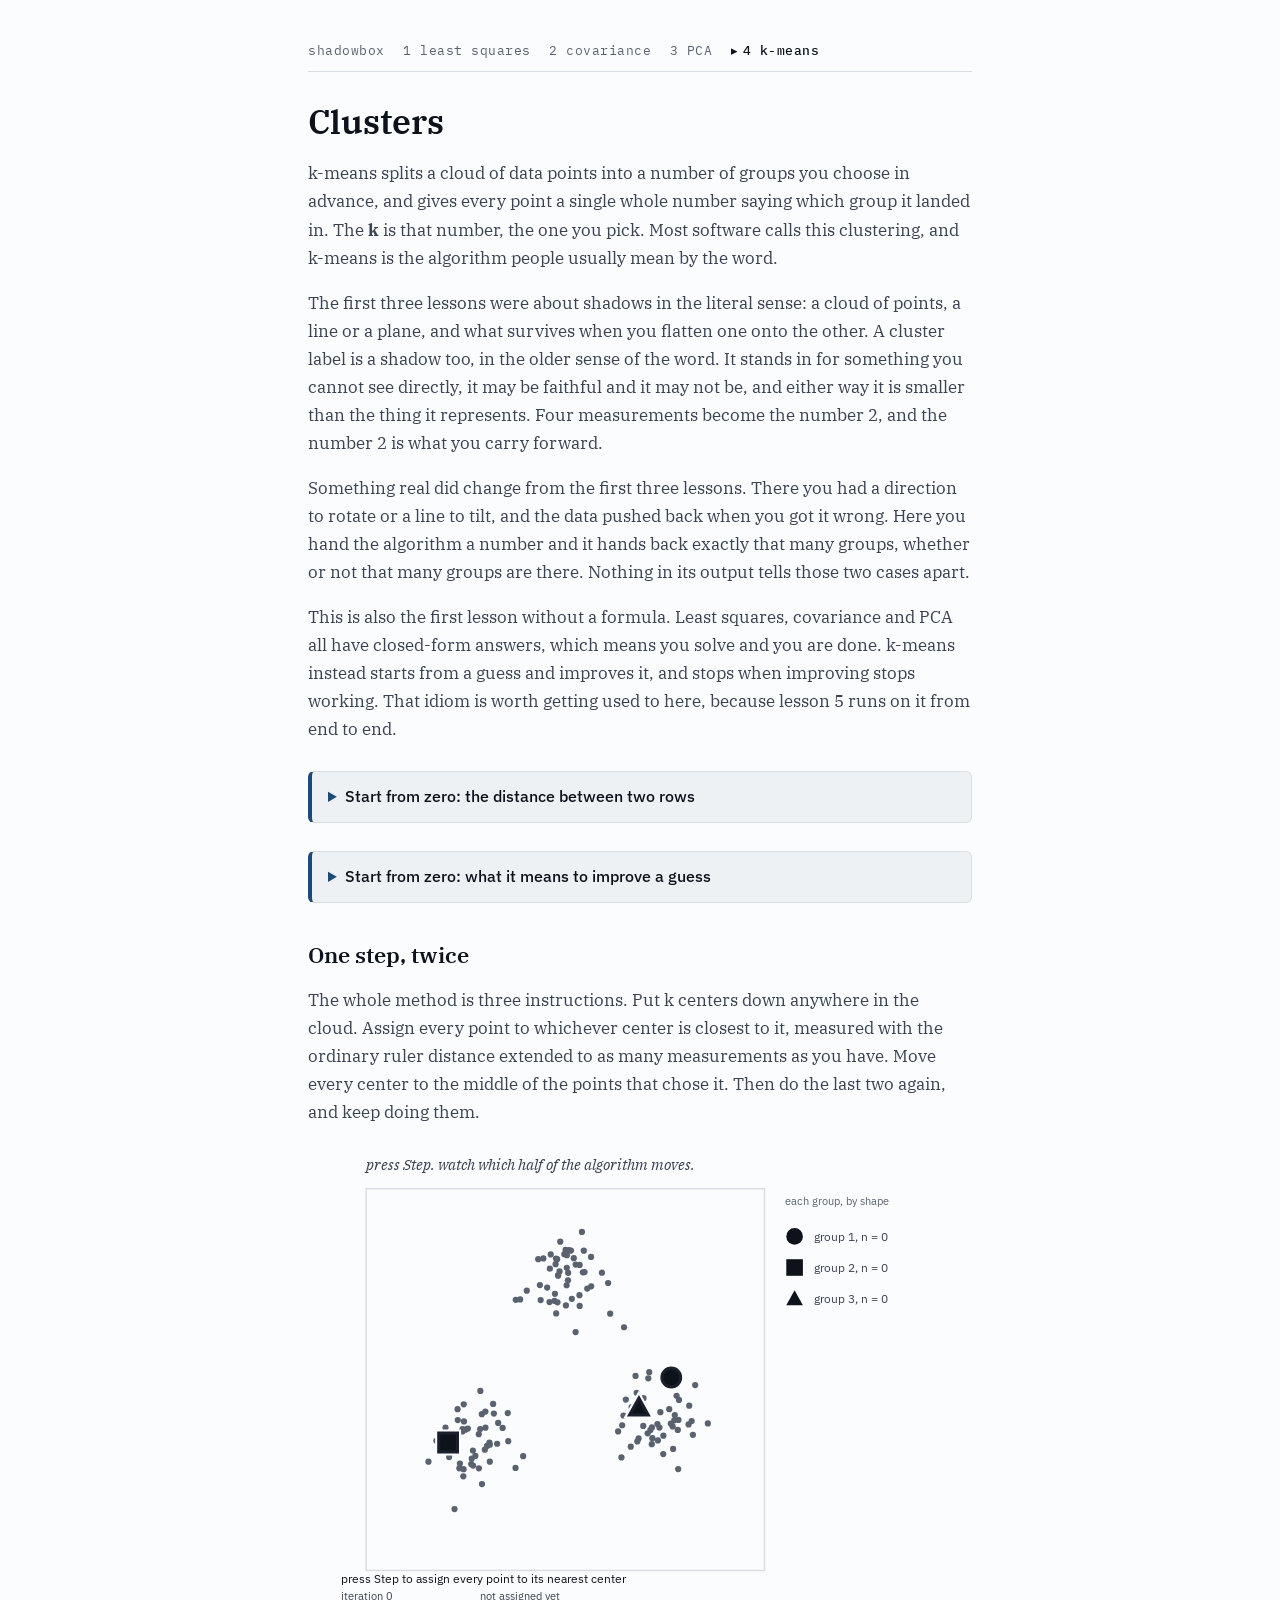
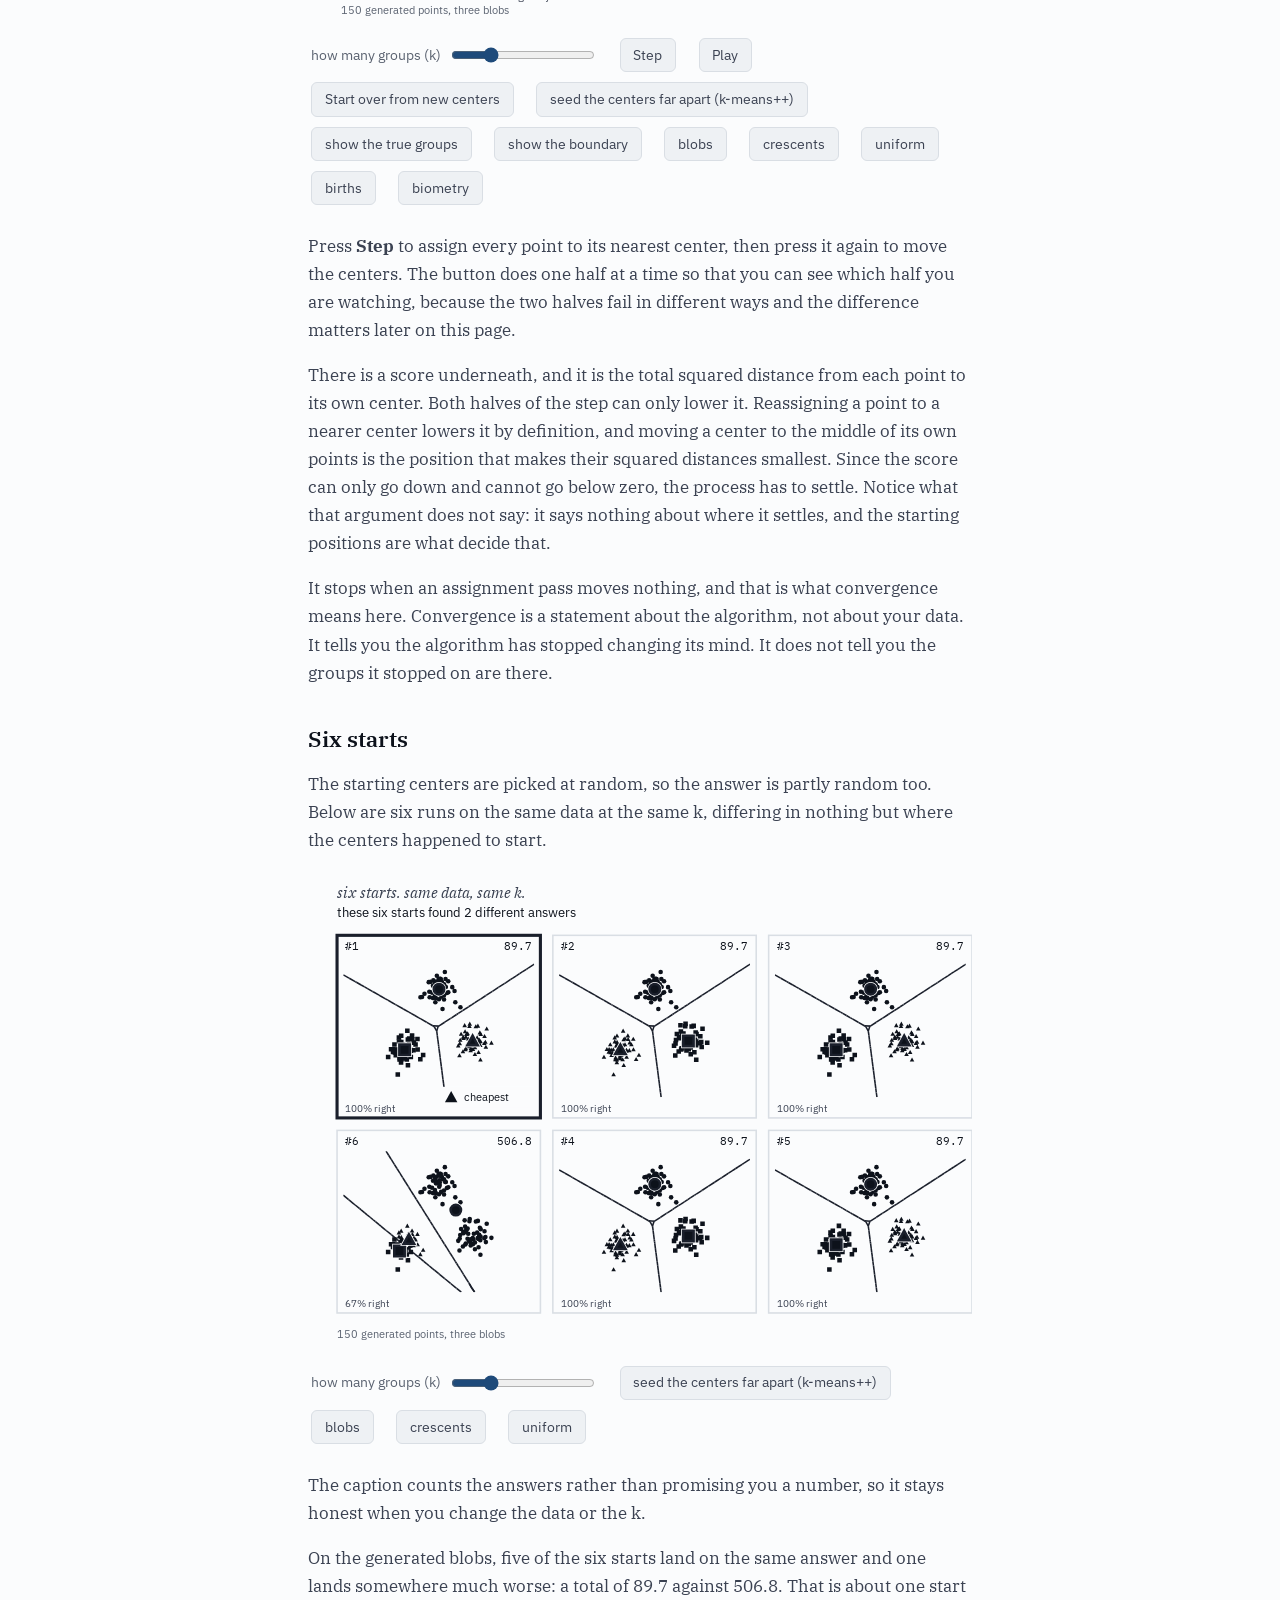
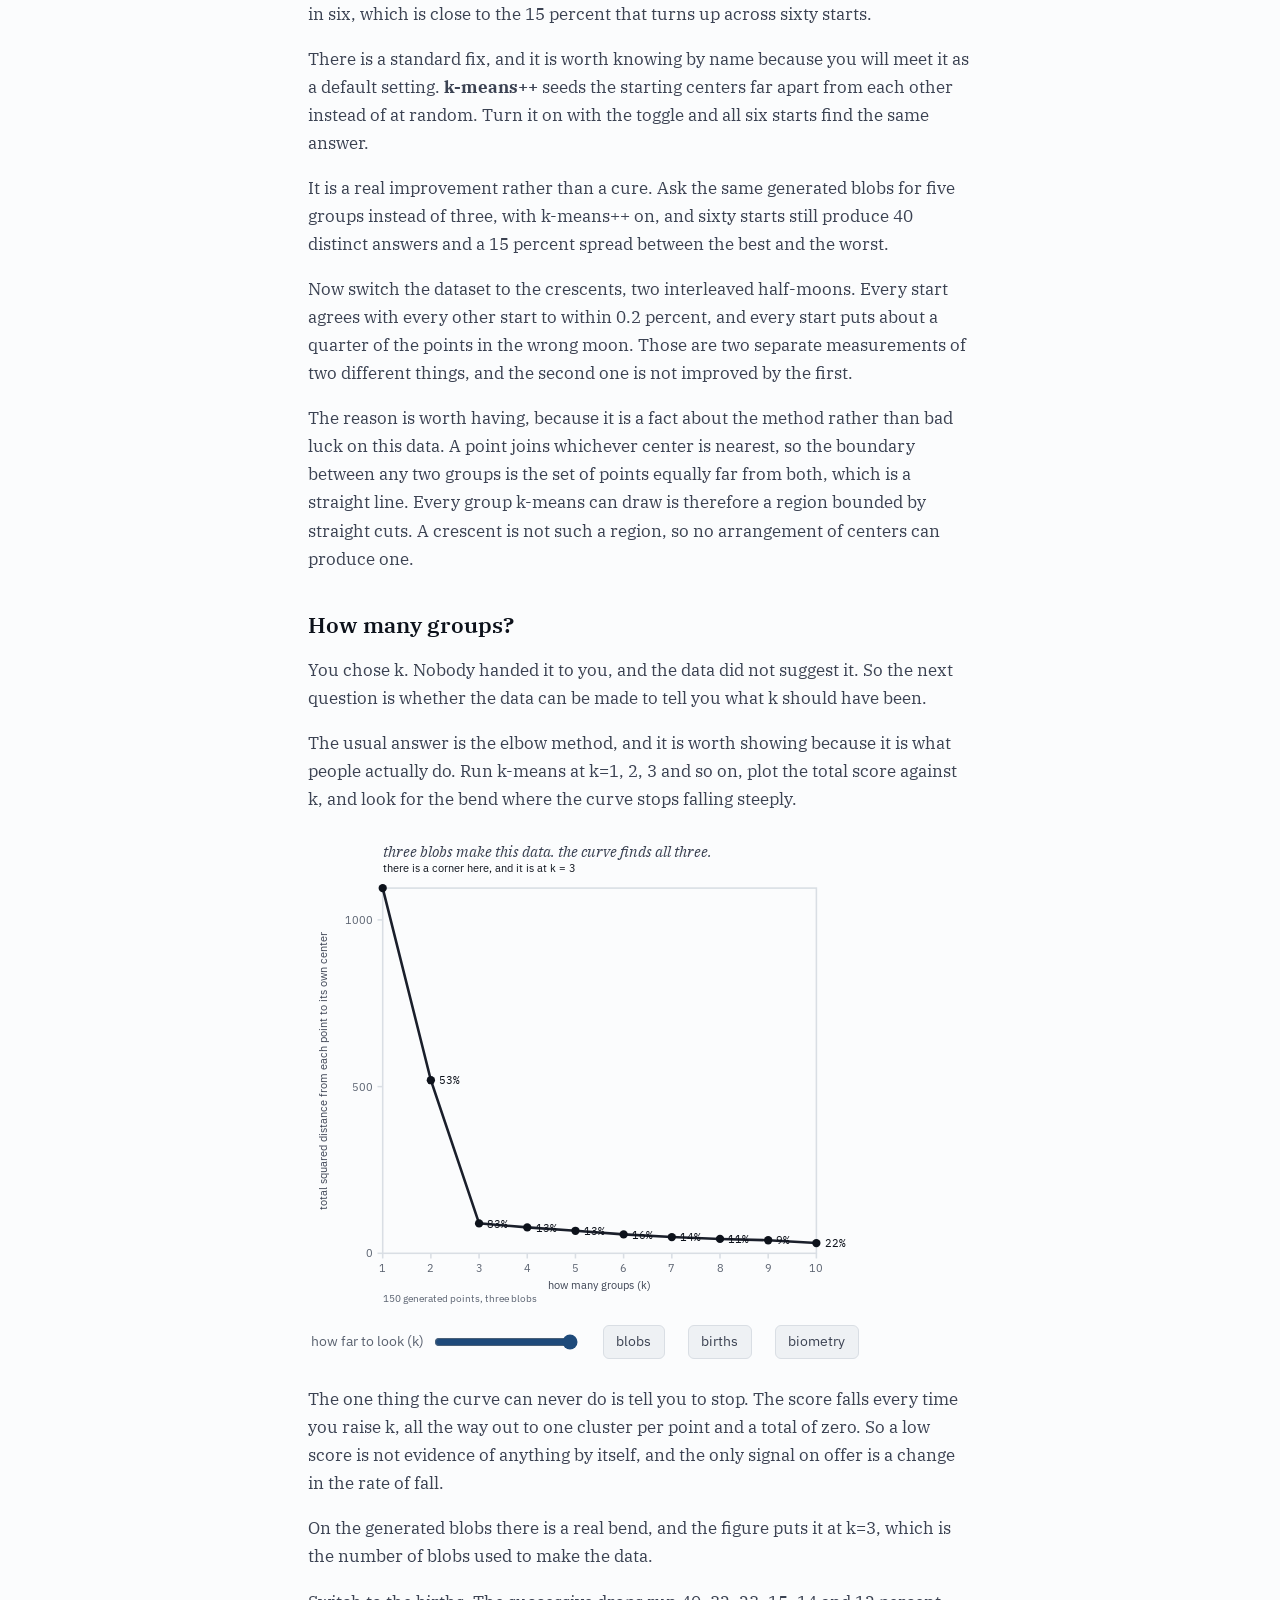
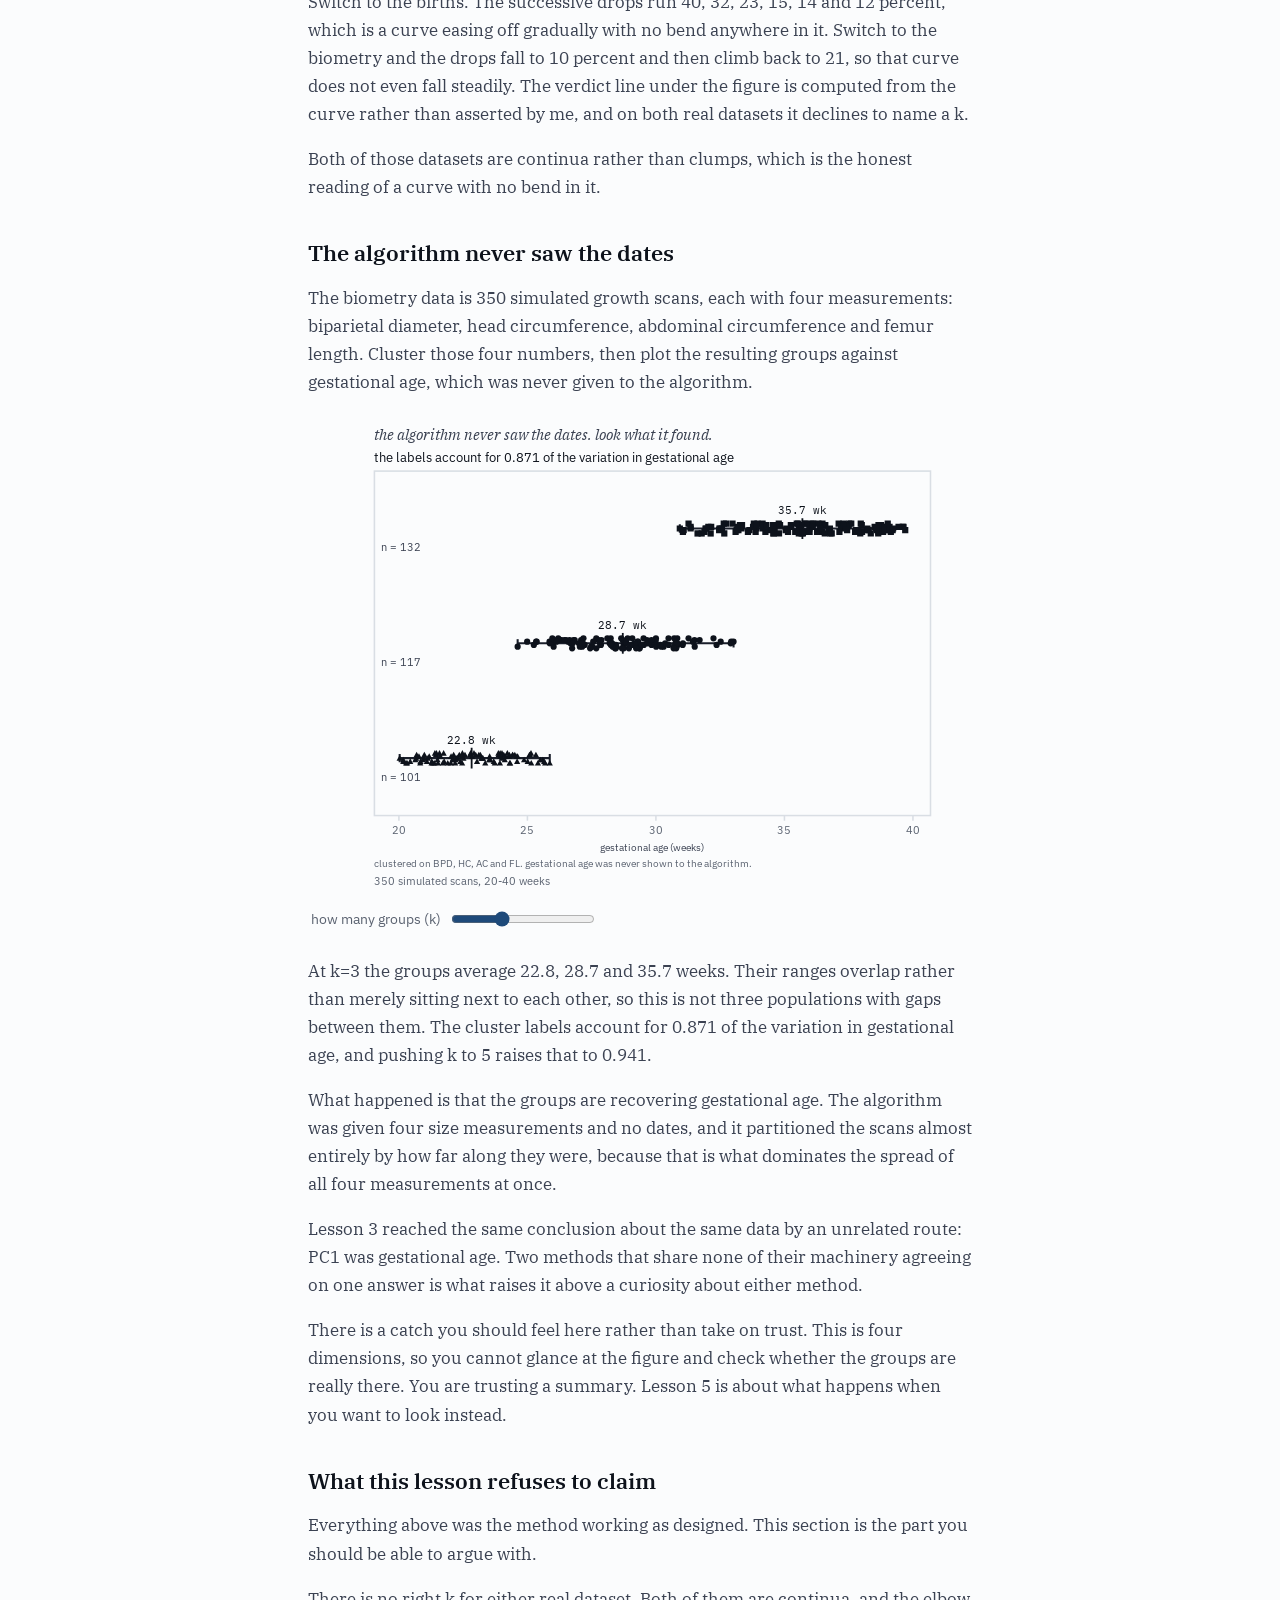
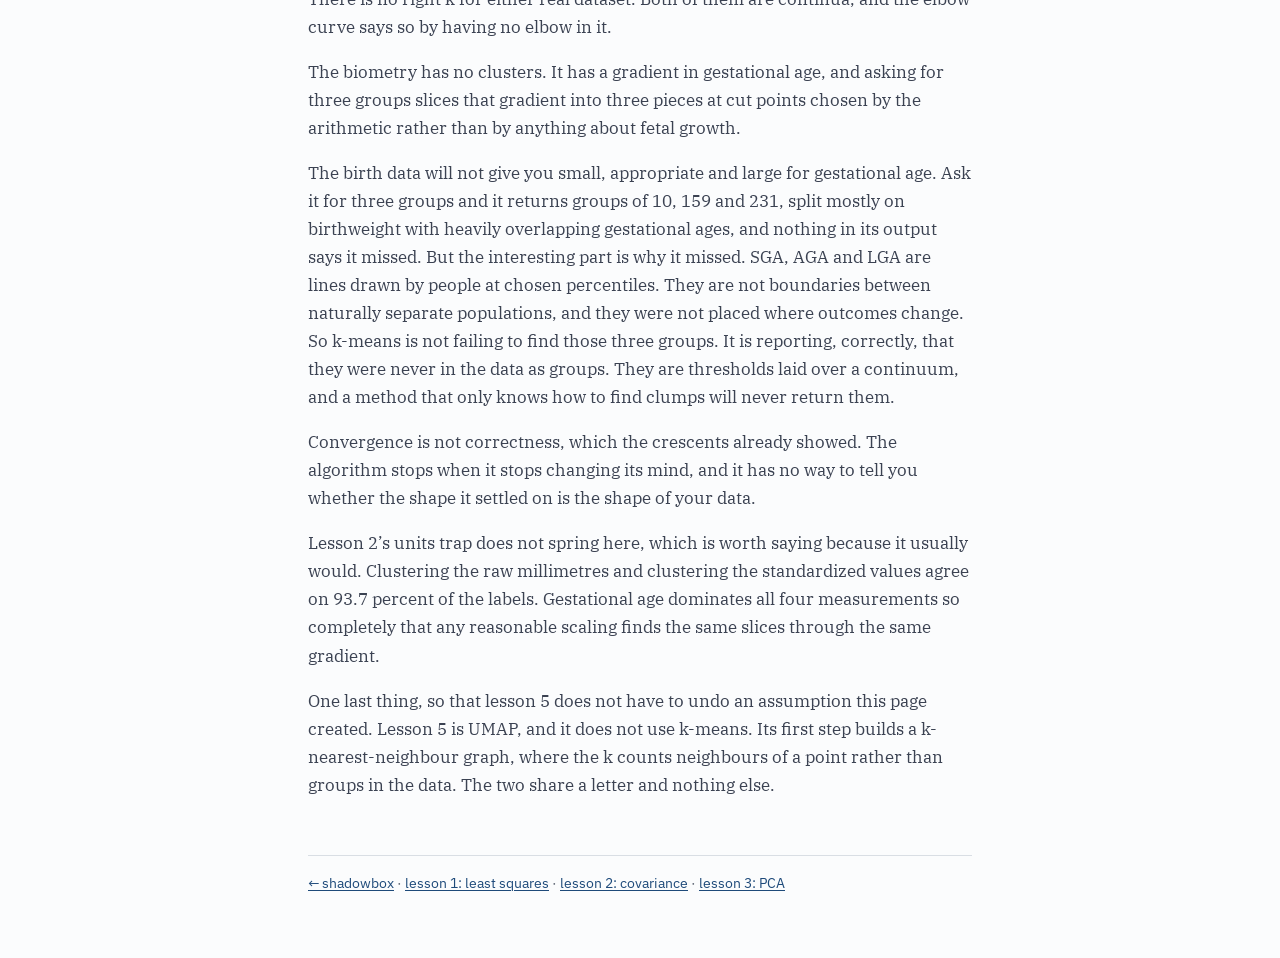
<file: kmeans.html>
<!DOCTYPE html>
<html lang="en">
<head>
  <meta charset="utf-8">
  <meta name="viewport" content="width=device-width, initial-scale=1">
  <title>k-means - shadowbox</title>
  <meta name="description" content="An interactive essay on k-means clustering: what one step of the algorithm actually does, why six honest starts give six different answers, why the elbow method fails on real data, and what happens when the clusters turn out to be recovering gestational age.">
  <link rel="icon" href="data:image/svg+xml,<svg xmlns=%22http://www.w3.org/2000/svg%22 viewBox=%220 0 16 16%22><rect x=%221%22 y=%221%22 width=%2214%22 height=%2214%22 fill=%22none%22 stroke=%22%231e4a7a%22 stroke-width=%222%22/><circle cx=%225%22 cy=%2211%22 r=%221.6%22 fill=%22%231e4a7a%22/><circle cx=%228%22 cy=%228%22 r=%221.6%22 fill=%22%231e4a7a%22/><circle cx=%2211%22 cy=%225%22 r=%221.6%22 fill=%22%231e4a7a%22/></svg>">
  <link rel="preconnect" href="https://fonts.googleapis.com">
  <link rel="preconnect" href="https://fonts.gstatic.com" crossorigin>
  <link href="https://fonts.googleapis.com/css2?family=IBM+Plex+Mono:wght@400;500&family=IBM+Plex+Sans:wght@400;500&family=IBM+Plex+Serif:ital,wght@0,400;0,600;1,400&display=swap" rel="stylesheet">
  <link rel="stylesheet" href="css/shadowbox.css">
</head>
<body>
  <main class="essay">
    <nav class="trellis" aria-label="lessons">
      <a href="index.html">shadowbox</a>
      <a href="least-squares.html">1 least squares</a>
      <a href="covariance.html">2 covariance</a>
      <a href="pca.html">3 PCA</a>
      <span aria-current="page">4 k-means</span>
    </nav>
    <h1>Clusters</h1>

    <p>k-means splits a cloud of data points into a number of groups you
    choose in advance, and gives every point a single whole number saying
    which group it landed in. The <strong>k</strong> is that number, the one
    you pick. Most software calls this clustering, and k-means is the
    algorithm people usually mean by the word.</p>

    <p>The first three lessons were about shadows in the literal sense: a
    cloud of points, a line or a plane, and what survives when you flatten one
    onto the other. A cluster label is a shadow too, in the older sense of the
    word. It stands in for something you cannot see directly, it may be
    faithful and it may not be, and either way it is smaller than the thing it
    represents. Four measurements become the number 2, and the number 2 is
    what you carry forward.</p>

    <p>Something real did change from the first three lessons. There you had
    a direction to rotate or a line to tilt, and the data pushed back when you
    got it wrong. Here you hand the algorithm a number and it hands back
    exactly that many groups, whether or not that many groups are there.
    Nothing in its output tells those two cases apart.</p>

    <p>This is also the first lesson without a formula. Least squares,
    covariance and PCA all have closed-form answers, which means you solve and
    you are done. k-means instead starts from a guess and improves it, and
    stops when improving stops working. That idiom is worth getting used to
    here, because lesson 5 runs on it from end to end.</p>

    <details class="from-zero">
      <summary>Start from zero: the distance between two rows</summary>
      <p>Two measurements make a point on a flat page, and the distance
      between two such points is the one you would get with a ruler: square
      the gap in the first measurement, square the gap in the second, add
      them, take the square root. Four measurements make a point in four
      dimensions. You cannot picture that, but the arithmetic does not change.
      Square each of the four gaps, add all four, take the square root. Every
      &ldquo;nearest&rdquo; on this page means nearest by that number.</p>
    </details>

    <details class="from-zero">
      <summary>Start from zero: what it means to improve a guess</summary>
      <p>Some problems have a formula. You put the numbers in, the answer
      comes out, and there is nothing to iterate. Others you attack by
      guessing, scoring the guess, changing it in a direction that improves
      the score, and stopping when a round of changes stops improving
      anything. Nothing guarantees the stopping point is the best one
      available. It only guarantees that no single further step of the kind
      you are taking would help.</p>
    </details>

    <h2>One step, twice</h2>

    <p>The whole method is three instructions. Put k centers down anywhere in
    the cloud. Assign every point to whichever center is closest to it,
    measured with the ordinary ruler distance extended to as many
    measurements as you have. Move every center to the middle of the points
    that chose it. Then do the last two again, and keep doing them.</p>

    <div class="instrument-mount" id="ks-blobs">
<!-- poster:kmeans-step-blobs -->
<!-- generated by tools/poster.mjs -->
<svg viewBox="0 0 640 460" xmlns="http://www.w3.org/2000/svg" role="img" font-family="'IBM Plex Sans', Arial, sans-serif">
<title>One click of Step runs one half of k-means: assign every point to its nearest center with the centers frozen, or move every center to the middle of the points that chose it with membership frozen, never both at once.</title>
<defs><clipPath id="sb-ks-blobs-clip"><rect x="56" y="44" width="384" height="368"/></clipPath></defs>
<rect x="56" y="44" width="384" height="368" fill="none" stroke="var(--border)" stroke-width="1.5"/>
<text x="56" y="26" font-size="14" fill="var(--text)" font-family="'IBM Plex Serif', Georgia, serif" font-style="italic">press Step. watch which half of the algorithm moves.</text>
<g clip-path="url(#sb-ks-blobs-clip)">
<line data-role="wall" x1="440" y1="102.19" x2="438.54" y2="103.14" stroke="var(--ink)" stroke-width="2.5"/>
<line data-role="wall" x1="433.14" y1="106.64" x2="428.4" y2="109.71" stroke="var(--ink)" stroke-width="2.5"/>
<line data-role="wall" x1="438.54" y1="103.14" x2="433.14" y2="106.64" stroke="var(--ink)" stroke-width="2.5"/>
<line data-role="wall" x1="419.43" y1="115.53" x2="418.27" y2="116.29" stroke="var(--ink)" stroke-width="2.5"/>
<line data-role="wall" x1="426.29" y1="111.09" x2="419.43" y2="115.53" stroke="var(--ink)" stroke-width="2.5"/>
<line data-role="wall" x1="428.4" y1="109.71" x2="426.29" y2="111.09" stroke="var(--ink)" stroke-width="2.5"/>
<line data-role="wall" x1="412.57" y1="119.98" x2="408.13" y2="122.86" stroke="var(--ink)" stroke-width="2.5"/>
<line data-role="wall" x1="418.27" y1="116.29" x2="412.57" y2="119.98" stroke="var(--ink)" stroke-width="2.5"/>
<line data-role="wall" x1="62.86" y1="129.22" x2="56" y2="125.33" stroke="var(--ink)" stroke-width="2.5"/>
<line data-role="wall" x1="63.22" y1="129.43" x2="62.86" y2="129.22" stroke="var(--ink)" stroke-width="2.5"/>
<line data-role="wall" x1="398.86" y1="128.87" x2="398" y2="129.43" stroke="var(--ink)" stroke-width="2.5"/>
<line data-role="wall" x1="405.71" y1="124.42" x2="398.86" y2="128.87" stroke="var(--ink)" stroke-width="2.5"/>
<line data-role="wall" x1="408.13" y1="122.86" x2="405.71" y2="124.42" stroke="var(--ink)" stroke-width="2.5"/>
<line data-role="wall" x1="63.22" y1="129.43" x2="69.71" y2="133.12" stroke="var(--ink)" stroke-width="2.5"/>
<line data-role="wall" x1="74.78" y1="136" x2="69.71" y2="133.12" stroke="var(--ink)" stroke-width="2.5"/>
<line data-role="wall" x1="392" y1="133.32" x2="387.86" y2="136" stroke="var(--ink)" stroke-width="2.5"/>
<line data-role="wall" x1="398" y1="129.43" x2="392" y2="133.32" stroke="var(--ink)" stroke-width="2.5"/>
<line data-role="wall" x1="74.78" y1="136" x2="76.57" y2="137.02" stroke="var(--ink)" stroke-width="2.5"/>
<line data-role="wall" x1="83.43" y1="140.91" x2="76.57" y2="137.02" stroke="var(--ink)" stroke-width="2.5"/>
<line data-role="wall" x1="86.35" y1="142.57" x2="83.43" y2="140.91" stroke="var(--ink)" stroke-width="2.5"/>
<line data-role="wall" x1="378.29" y1="142.21" x2="377.73" y2="142.57" stroke="var(--ink)" stroke-width="2.5"/>
<line data-role="wall" x1="385.14" y1="137.76" x2="378.29" y2="142.21" stroke="var(--ink)" stroke-width="2.5"/>
<line data-role="wall" x1="387.86" y1="136" x2="385.14" y2="137.76" stroke="var(--ink)" stroke-width="2.5"/>
<line data-role="wall" x1="86.35" y1="142.57" x2="90.29" y2="144.81" stroke="var(--ink)" stroke-width="2.5"/>
<line data-role="wall" x1="97.14" y1="148.71" x2="90.29" y2="144.81" stroke="var(--ink)" stroke-width="2.5"/>
<line data-role="wall" x1="97.91" y1="149.14" x2="97.14" y2="148.71" stroke="var(--ink)" stroke-width="2.5"/>
<line data-role="wall" x1="371.43" y1="146.65" x2="367.59" y2="149.14" stroke="var(--ink)" stroke-width="2.5"/>
<line data-role="wall" x1="377.73" y1="142.57" x2="371.43" y2="146.65" stroke="var(--ink)" stroke-width="2.5"/>
<line data-role="wall" x1="97.91" y1="149.14" x2="104" y2="152.6" stroke="var(--ink)" stroke-width="2.5"/>
<line data-role="wall" x1="109.47" y1="155.71" x2="104" y2="152.6" stroke="var(--ink)" stroke-width="2.5"/>
<line data-role="wall" x1="357.71" y1="155.55" x2="357.46" y2="155.71" stroke="var(--ink)" stroke-width="2.5"/>
<line data-role="wall" x1="364.57" y1="151.1" x2="357.71" y2="155.55" stroke="var(--ink)" stroke-width="2.5"/>
<line data-role="wall" x1="367.59" y1="149.14" x2="364.57" y2="151.1" stroke="var(--ink)" stroke-width="2.5"/>
<line data-role="wall" x1="109.47" y1="155.71" x2="110.86" y2="156.5" stroke="var(--ink)" stroke-width="2.5"/>
<line data-role="wall" x1="117.71" y1="160.4" x2="110.86" y2="156.5" stroke="var(--ink)" stroke-width="2.5"/>
<line data-role="wall" x1="121.04" y1="162.29" x2="117.71" y2="160.4" stroke="var(--ink)" stroke-width="2.5"/>
<line data-role="wall" x1="350.86" y1="159.99" x2="347.32" y2="162.29" stroke="var(--ink)" stroke-width="2.5"/>
<line data-role="wall" x1="357.46" y1="155.71" x2="350.86" y2="159.99" stroke="var(--ink)" stroke-width="2.5"/>
<line data-role="wall" x1="121.04" y1="162.29" x2="124.57" y2="164.29" stroke="var(--ink)" stroke-width="2.5"/>
<line data-role="wall" x1="131.43" y1="168.19" x2="124.57" y2="164.29" stroke="var(--ink)" stroke-width="2.5"/>
<line data-role="wall" x1="132.6" y1="168.86" x2="131.43" y2="168.19" stroke="var(--ink)" stroke-width="2.5"/>
<line data-role="wall" x1="344" y1="164.44" x2="337.19" y2="168.86" stroke="var(--ink)" stroke-width="2.5"/>
<line data-role="wall" x1="347.32" y1="162.29" x2="344" y2="164.44" stroke="var(--ink)" stroke-width="2.5"/>
<line data-role="wall" x1="132.6" y1="168.86" x2="138.29" y2="172.09" stroke="var(--ink)" stroke-width="2.5"/>
<line data-role="wall" x1="144.17" y1="175.43" x2="138.29" y2="172.09" stroke="var(--ink)" stroke-width="2.5"/>
<line data-role="wall" x1="330.29" y1="173.33" x2="327.05" y2="175.43" stroke="var(--ink)" stroke-width="2.5"/>
<line data-role="wall" x1="337.14" y1="168.88" x2="330.29" y2="173.33" stroke="var(--ink)" stroke-width="2.5"/>
<line data-role="wall" x1="337.19" y1="168.86" x2="337.14" y2="168.88" stroke="var(--ink)" stroke-width="2.5"/>
<line data-role="wall" x1="144.17" y1="175.43" x2="145.14" y2="175.98" stroke="var(--ink)" stroke-width="2.5"/>
<line data-role="wall" x1="152" y1="179.88" x2="145.14" y2="175.98" stroke="var(--ink)" stroke-width="2.5"/>
<line data-role="wall" x1="155.73" y1="182" x2="152" y2="179.88" stroke="var(--ink)" stroke-width="2.5"/>
<line data-role="wall" x1="323.43" y1="177.78" x2="316.91" y2="182" stroke="var(--ink)" stroke-width="2.5"/>
<line data-role="wall" x1="327.05" y1="175.43" x2="323.43" y2="177.78" stroke="var(--ink)" stroke-width="2.5"/>
<line data-role="wall" x1="155.73" y1="182" x2="158.86" y2="183.78" stroke="var(--ink)" stroke-width="2.5"/>
<line data-role="wall" x1="165.71" y1="187.67" x2="158.86" y2="183.78" stroke="var(--ink)" stroke-width="2.5"/>
<line data-role="wall" x1="167.29" y1="188.57" x2="165.71" y2="187.67" stroke="var(--ink)" stroke-width="2.5"/>
<line data-role="wall" x1="309.71" y1="186.67" x2="306.78" y2="188.57" stroke="var(--ink)" stroke-width="2.5"/>
<line data-role="wall" x1="316.57" y1="182.22" x2="309.71" y2="186.67" stroke="var(--ink)" stroke-width="2.5"/>
<line data-role="wall" x1="316.91" y1="182" x2="316.57" y2="182.22" stroke="var(--ink)" stroke-width="2.5"/>
<line data-role="wall" x1="167.29" y1="188.57" x2="172.57" y2="191.57" stroke="var(--ink)" stroke-width="2.5"/>
<line data-role="wall" x1="178.86" y1="195.14" x2="172.57" y2="191.57" stroke="var(--ink)" stroke-width="2.5"/>
<line data-role="wall" x1="302.86" y1="191.11" x2="296.64" y2="195.14" stroke="var(--ink)" stroke-width="2.5"/>
<line data-role="wall" x1="306.78" y1="188.57" x2="302.86" y2="191.11" stroke="var(--ink)" stroke-width="2.5"/>
<line data-role="wall" x1="178.86" y1="195.14" x2="179.43" y2="195.47" stroke="var(--ink)" stroke-width="2.5"/>
<line data-role="wall" x1="186.29" y1="199.36" x2="179.43" y2="195.47" stroke="var(--ink)" stroke-width="2.5"/>
<line data-role="wall" x1="190.42" y1="201.71" x2="186.29" y2="199.36" stroke="var(--ink)" stroke-width="2.5"/>
<line data-role="wall" x1="289.14" y1="200.01" x2="286.51" y2="201.71" stroke="var(--ink)" stroke-width="2.5"/>
<line data-role="wall" x1="296" y1="195.56" x2="289.14" y2="200.01" stroke="var(--ink)" stroke-width="2.5"/>
<line data-role="wall" x1="296.64" y1="195.14" x2="296" y2="195.56" stroke="var(--ink)" stroke-width="2.5"/>
<line data-role="wall" x1="190.42" y1="201.71" x2="193.14" y2="203.26" stroke="var(--ink)" stroke-width="2.5"/>
<line data-role="wall" x1="200" y1="207.16" x2="193.14" y2="203.26" stroke="var(--ink)" stroke-width="2.5"/>
<line data-role="wall" x1="201.99" y1="208.29" x2="200" y2="207.16" stroke="var(--ink)" stroke-width="2.5"/>
<line data-role="wall" x1="282.29" y1="204.45" x2="276.37" y2="208.29" stroke="var(--ink)" stroke-width="2.5"/>
<line data-role="wall" x1="286.51" y1="201.71" x2="282.29" y2="204.45" stroke="var(--ink)" stroke-width="2.5"/>
<line data-role="wall" x1="201.99" y1="208.29" x2="206.86" y2="211.05" stroke="var(--ink)" stroke-width="2.5"/>
<line data-role="wall" x1="213.55" y1="214.86" x2="206.86" y2="211.05" stroke="var(--ink)" stroke-width="2.5"/>
<line data-role="wall" x1="268.57" y1="213.34" x2="266.24" y2="214.86" stroke="var(--ink)" stroke-width="2.5"/>
<line data-role="wall" x1="275.43" y1="208.9" x2="268.57" y2="213.34" stroke="var(--ink)" stroke-width="2.5"/>
<line data-role="wall" x1="276.37" y1="208.29" x2="275.43" y2="208.9" stroke="var(--ink)" stroke-width="2.5"/>
<line data-role="wall" x1="213.55" y1="214.86" x2="213.71" y2="214.95" stroke="var(--ink)" stroke-width="2.5"/>
<line data-role="wall" x1="220.57" y1="218.85" x2="213.71" y2="214.95" stroke="var(--ink)" stroke-width="2.5"/>
<line data-role="wall" x1="225.11" y1="221.43" x2="220.57" y2="218.85" stroke="var(--ink)" stroke-width="2.5"/>
<line data-role="wall" x1="261.71" y1="217.79" x2="256.1" y2="221.43" stroke="var(--ink)" stroke-width="2.5"/>
<line data-role="wall" x1="266.24" y1="214.86" x2="261.71" y2="217.79" stroke="var(--ink)" stroke-width="2.5"/>
<line data-role="wall" x1="225.11" y1="221.43" x2="227.43" y2="222.74" stroke="var(--ink)" stroke-width="2.5"/>
<line data-role="wall" x1="234.29" y1="226.64" x2="227.43" y2="222.74" stroke="var(--ink)" stroke-width="2.5"/>
<line data-role="wall" x1="236.68" y1="228" x2="234.29" y2="226.64" stroke="var(--ink)" stroke-width="2.5"/>
<line data-role="wall" x1="248" y1="226.68" x2="245.89" y2="228" stroke="var(--ink)" stroke-width="2.5"/>
<line data-role="wall" x1="254.86" y1="222.24" x2="248" y2="226.68" stroke="var(--ink)" stroke-width="2.5"/>
<line data-role="wall" x1="256.1" y1="221.43" x2="254.86" y2="222.24" stroke="var(--ink)" stroke-width="2.5"/>
<line data-role="wall" x1="236.68" y1="228" x2="241.14" y2="230.54" stroke="var(--ink)" stroke-width="2.5"/>
<line data-role="wall" x1="245.89" y1="228" x2="241.14" y2="230.54" stroke="var(--ink)" stroke-width="2.5"/>
<line data-role="wall" x1="236.68" y1="228" x2="241.14" y2="232.59" stroke="var(--ink)" stroke-width="2.5"/>
<line data-role="wall" x1="242.12" y1="234.57" x2="241.14" y2="232.59" stroke="var(--ink)" stroke-width="2.5"/>
<line data-role="wall" x1="242.12" y1="234.57" x2="242.97" y2="241.14" stroke="var(--ink)" stroke-width="2.5"/>
<line data-role="wall" x1="242.97" y1="241.14" x2="243.83" y2="247.71" stroke="var(--ink)" stroke-width="2.5"/>
<line data-role="wall" x1="243.83" y1="247.71" x2="244.68" y2="254.29" stroke="var(--ink)" stroke-width="2.5"/>
<line data-role="wall" x1="244.68" y1="254.29" x2="245.54" y2="260.86" stroke="var(--ink)" stroke-width="2.5"/>
<line data-role="wall" x1="245.54" y1="260.86" x2="246.39" y2="267.43" stroke="var(--ink)" stroke-width="2.5"/>
<line data-role="wall" x1="246.39" y1="267.43" x2="247.25" y2="274" stroke="var(--ink)" stroke-width="2.5"/>
<line data-role="wall" x1="247.25" y1="274" x2="248" y2="279.8" stroke="var(--ink)" stroke-width="2.5"/>
<line data-role="wall" x1="248.1" y1="280.57" x2="248" y2="279.8" stroke="var(--ink)" stroke-width="2.5"/>
<line data-role="wall" x1="248.1" y1="280.57" x2="248.95" y2="287.14" stroke="var(--ink)" stroke-width="2.5"/>
<line data-role="wall" x1="248.95" y1="287.14" x2="249.81" y2="293.71" stroke="var(--ink)" stroke-width="2.5"/>
<line data-role="wall" x1="249.81" y1="293.71" x2="250.66" y2="300.29" stroke="var(--ink)" stroke-width="2.5"/>
<line data-role="wall" x1="250.66" y1="300.29" x2="251.52" y2="306.86" stroke="var(--ink)" stroke-width="2.5"/>
<line data-role="wall" x1="251.52" y1="306.86" x2="252.37" y2="313.43" stroke="var(--ink)" stroke-width="2.5"/>
<line data-role="wall" x1="252.37" y1="313.43" x2="253.23" y2="320" stroke="var(--ink)" stroke-width="2.5"/>
<line data-role="wall" x1="253.23" y1="320" x2="254.08" y2="326.57" stroke="var(--ink)" stroke-width="2.5"/>
<line data-role="wall" x1="254.08" y1="326.57" x2="254.86" y2="332.52" stroke="var(--ink)" stroke-width="2.5"/>
<line data-role="wall" x1="254.94" y1="333.14" x2="254.86" y2="332.52" stroke="var(--ink)" stroke-width="2.5"/>
<line data-role="wall" x1="254.94" y1="333.14" x2="255.79" y2="339.71" stroke="var(--ink)" stroke-width="2.5"/>
<line data-role="wall" x1="255.79" y1="339.71" x2="256.65" y2="346.29" stroke="var(--ink)" stroke-width="2.5"/>
<line data-role="wall" x1="256.65" y1="346.29" x2="257.5" y2="352.86" stroke="var(--ink)" stroke-width="2.5"/>
<line data-role="wall" x1="257.5" y1="352.86" x2="258.36" y2="359.43" stroke="var(--ink)" stroke-width="2.5"/>
<line data-role="wall" x1="258.36" y1="359.43" x2="259.21" y2="366" stroke="var(--ink)" stroke-width="2.5"/>
<line data-role="wall" x1="259.21" y1="366" x2="260.07" y2="372.57" stroke="var(--ink)" stroke-width="2.5"/>
<line data-role="wall" x1="260.07" y1="372.57" x2="260.92" y2="379.14" stroke="var(--ink)" stroke-width="2.5"/>
<line data-role="wall" x1="260.92" y1="379.14" x2="261.71" y2="385.24" stroke="var(--ink)" stroke-width="2.5"/>
<line data-role="wall" x1="261.78" y1="385.71" x2="261.71" y2="385.24" stroke="var(--ink)" stroke-width="2.5"/>
<line data-role="wall" x1="261.78" y1="385.71" x2="262.63" y2="392.29" stroke="var(--ink)" stroke-width="2.5"/>
<line data-role="wall" x1="262.63" y1="392.29" x2="263.49" y2="398.86" stroke="var(--ink)" stroke-width="2.5"/>
<line data-role="wall" x1="263.49" y1="398.86" x2="264.34" y2="405.43" stroke="var(--ink)" stroke-width="2.5"/>
<line data-role="wall" x1="264.34" y1="405.43" x2="265.19" y2="412" stroke="var(--ink)" stroke-width="2.5"/>
<line data-role="wall" x1="245.97" y1="228" x2="242.12" y2="234.57" stroke="var(--ink)" stroke-width="2.5"/>
<path data-role="pt" data-cluster="1" data-mark="square" d="M130.54 284.16H139.54V293.16H130.54Z" fill="var(--heading)"/>
<path data-role="pt" data-cluster="1" data-mark="square" d="M111.62 302.7H120.62V311.7H111.62Z" fill="var(--heading)"/>
<path data-role="pt" data-cluster="1" data-mark="square" d="M139.65 252.09H148.65V261.09H139.65Z" fill="var(--heading)"/>
<path data-role="pt" data-cluster="1" data-mark="square" d="M145.22 316.81H154.22V325.81H145.22Z" fill="var(--heading)"/>
<path data-role="pt" data-cluster="1" data-mark="square" d="M136.73 348.36H145.73V357.36H136.73Z" fill="var(--heading)"/>
<path data-role="pt" data-cluster="1" data-mark="square" d="M163.03 256.9H172.03V265.9H163.03Z" fill="var(--heading)"/>
<path data-role="pt" data-cluster="1" data-mark="square" d="M183.08 270.13H192.08V279.13H183.08Z" fill="var(--heading)"/>
<path data-role="pt" data-cluster="1" data-mark="square" d="M174.66 256.33H183.66V265.33H174.66Z" fill="var(--heading)"/>
<path data-role="pt" data-cluster="1" data-mark="square" d="M160.23 309.01H169.23V318.01H160.23Z" fill="var(--heading)"/>
<path data-role="pt" data-cluster="1" data-mark="square" d="M202.87 297.31H211.87V306.31H202.87Z" fill="var(--heading)"/>
<path data-role="pt" data-cluster="1" data-mark="square" d="M129.13 290.82H138.13V299.82H129.13Z" fill="var(--heading)"/>
<path data-role="pt" data-cluster="1" data-mark="square" d="M161.45 271.28H170.45V280.28H161.45Z" fill="var(--heading)"/>
<path data-role="pt" data-cluster="1" data-mark="square" d="M141.92 304.43H150.92V313.43H141.92Z" fill="var(--heading)"/>
<path data-role="pt" data-cluster="1" data-mark="square" d="M144.4 271.3H153.4V280.3H144.4Z" fill="var(--heading)"/>
<path data-role="pt" data-cluster="1" data-mark="square" d="M144.36 273.54H153.36V282.54H144.36Z" fill="var(--heading)"/>
<path data-role="pt" data-cluster="1" data-mark="square" d="M195.52 308.64H204.52V317.64H195.52Z" fill="var(--heading)"/>
<path data-role="pt" data-cluster="1" data-mark="square" d="M168.04 287.5H177.04V296.5H168.04Z" fill="var(--heading)"/>
<path data-role="pt" data-cluster="1" data-mark="square" d="M149.57 270.72H158.57V279.72H149.57Z" fill="var(--heading)"/>
<path data-role="pt" data-cluster="1" data-mark="square" d="M161.61 234.42H170.61V243.42H161.61Z" fill="var(--heading)"/>
<path data-role="pt" data-cluster="1" data-mark="square" d="M170.75 302.64H179.75V311.64H170.75Z" fill="var(--heading)"/>
<path data-role="pt" data-cluster="1" data-mark="square" d="M125.04 282.47H134.04V291.47H125.04Z" fill="var(--heading)"/>
<path data-role="pt" data-cluster="1" data-mark="square" d="M119.24 282.55H128.24V291.55H119.24Z" fill="var(--heading)"/>
<path data-role="pt" data-cluster="1" data-mark="square" d="M152.76 304.9H161.76V313.9H152.76Z" fill="var(--heading)"/>
<path data-role="pt" data-cluster="1" data-mark="square" d="M177.81 285.37H186.81V294.37H177.81Z" fill="var(--heading)"/>
<path data-role="pt" data-cluster="1" data-mark="square" d="M163.2 324.26H172.2V333.26H163.2Z" fill="var(--heading)"/>
<path data-role="pt" data-cluster="1" data-mark="square" d="M160.11 276.15H169.11V285.15H160.11Z" fill="var(--heading)"/>
<path data-role="pt" data-cluster="1" data-mark="square" d="M145.45 309.91H154.45V318.91H145.45Z" fill="var(--heading)"/>
<path data-role="pt" data-cluster="1" data-mark="square" d="M128.04 269.9H137.04V278.9H128.04Z" fill="var(--heading)"/>
<path data-role="pt" data-cluster="1" data-mark="square" d="M166.54 269.91H175.54V278.91H166.54Z" fill="var(--heading)"/>
<path data-role="pt" data-cluster="1" data-mark="square" d="M170.75 286.23H179.75V295.23H170.75Z" fill="var(--heading)"/>
<path data-role="pt" data-cluster="1" data-mark="square" d="M145.81 263.86H154.81V272.86H145.81Z" fill="var(--heading)"/>
<path data-role="pt" data-cluster="1" data-mark="square" d="M153.34 299.73H162.34V308.73H153.34Z" fill="var(--heading)"/>
<path data-role="pt" data-cluster="1" data-mark="square" d="M188.51 282.94H197.51V291.94H188.51Z" fill="var(--heading)"/>
<path data-role="pt" data-cluster="1" data-mark="square" d="M145.61 247.34H154.61V256.34H145.61Z" fill="var(--heading)"/>
<path data-role="pt" data-cluster="1" data-mark="square" d="M188.04 255.83H197.04V264.83H188.04Z" fill="var(--heading)"/>
<path data-role="pt" data-cluster="1" data-mark="square" d="M170.34 284.39H179.34V293.39H170.34Z" fill="var(--heading)"/>
<path data-role="pt" data-cluster="1" data-mark="square" d="M124.27 289.34H133.27V298.34H124.27Z" fill="var(--heading)"/>
<path data-role="pt" data-cluster="1" data-mark="square" d="M136.03 283.01H145.03V292.01H136.03Z" fill="var(--heading)"/>
<path data-role="pt" data-cluster="1" data-mark="square" d="M131.54 298.21H140.54V307.21H131.54Z" fill="var(--heading)"/>
<path data-role="pt" data-cluster="1" data-mark="square" d="M134.39 292.57H143.39V301.57H134.39Z" fill="var(--heading)"/>
<path data-role="pt" data-cluster="1" data-mark="square" d="M154.44 291.97H163.44V300.97H154.44Z" fill="var(--heading)"/>
<path data-role="pt" data-cluster="1" data-mark="square" d="M173.95 246.96H182.95V255.96H173.95Z" fill="var(--heading)"/>
<path data-role="pt" data-cluster="1" data-mark="square" d="M156.83 297.15H165.83V306.15H156.83Z" fill="var(--heading)"/>
<path data-role="pt" data-cluster="1" data-mark="square" d="M165.97 291.14H174.97V300.14H165.97Z" fill="var(--heading)"/>
<path data-role="pt" data-cluster="1" data-mark="square" d="M178.78 265.31H187.78V274.31H178.78Z" fill="var(--heading)"/>
<path data-role="pt" data-cluster="1" data-mark="square" d="M141.36 309.07H150.36V318.07H141.36Z" fill="var(--heading)"/>
<path data-role="pt" data-cluster="1" data-mark="square" d="M154.56 306.46H163.56V315.46H154.56Z" fill="var(--heading)"/>
<path data-role="pt" data-cluster="1" data-mark="square" d="M147.18 271.84H156.18V280.84H147.18Z" fill="var(--heading)"/>
<path data-role="pt" data-cluster="1" data-mark="square" d="M166.47 254.37H175.47V263.37H166.47Z" fill="var(--heading)"/>
<path data-role="pt" data-cluster="1" data-mark="square" d="M139.88 262.56H148.88V271.56H139.88Z" fill="var(--heading)"/>
<path data-role="pt" data-cluster="2" data-mark="triangle" d="M324.85 255.12L329.35 263.22L320.35 263.22Z" fill="var(--heading)"/>
<path data-role="pt" data-cluster="2" data-mark="triangle" d="M321.25 243.23L325.75 251.33L316.75 251.33Z" fill="var(--heading)"/>
<path data-role="pt" data-cluster="2" data-mark="triangle" d="M323.14 268.19L327.64 276.29L318.64 276.29Z" fill="var(--heading)"/>
<path data-role="pt" data-cluster="2" data-mark="triangle" d="M351.91 290.38L356.41 298.48L347.41 298.48Z" fill="var(--heading)"/>
<path data-role="pt" data-cluster="2" data-mark="triangle" d="M385.4 265.75L389.9 273.85L380.9 273.85Z" fill="var(--heading)"/>
<path data-role="pt" data-cluster="2" data-mark="triangle" d="M338.73 269.77L343.23 277.87L334.23 277.87Z" fill="var(--heading)"/>
<path data-role="pt" data-cluster="2" data-mark="triangle" d="M328 222.27L332.5 230.37L323.5 230.37Z" fill="var(--heading)"/>
<path data-role="pt" data-cluster="2" data-mark="triangle" d="M302.8 267.56L307.3 275.66L298.3 275.66Z" fill="var(--heading)"/>
<path data-role="pt" data-cluster="2" data-mark="triangle" d="M337.22 282.15L341.72 290.25L332.72 290.25Z" fill="var(--heading)"/>
<path data-role="pt" data-cluster="2" data-mark="triangle" d="M311.1 288.22L315.6 296.32L306.6 296.32Z" fill="var(--heading)"/>
<path data-role="pt" data-cluster="2" data-mark="triangle" d="M320.32 243.13L324.82 251.23L315.82 251.23Z" fill="var(--heading)"/>
<path data-role="pt" data-cluster="2" data-mark="triangle" d="M331.35 285.76L335.85 293.86L326.85 293.86Z" fill="var(--heading)"/>
<path data-role="pt" data-cluster="2" data-mark="triangle" d="M315.69 220.06L320.19 228.16L311.19 228.16Z" fill="var(--heading)"/>
<path data-role="pt" data-cluster="2" data-mark="triangle" d="M373.18 228.87L377.68 236.97L368.68 236.97Z" fill="var(--heading)"/>
<path data-role="pt" data-cluster="2" data-mark="triangle" d="M306.34 242.8L310.84 250.9L301.84 250.9Z" fill="var(--heading)"/>
<path data-role="pt" data-cluster="2" data-mark="triangle" d="M298.91 273.51L303.41 281.61L294.41 281.61Z" fill="var(--heading)"/>
<path data-role="pt" data-cluster="2" data-mark="triangle" d="M353.01 262.8L357.51 270.9L348.51 270.9Z" fill="var(--heading)"/>
<path data-role="pt" data-cluster="2" data-mark="triangle" d="M339.65 254.9L344.15 263L335.15 263Z" fill="var(--heading)"/>
<path data-role="pt" data-cluster="2" data-mark="triangle" d="M344.8 223.06L349.3 231.16L340.3 231.16Z" fill="var(--heading)"/>
<path data-role="pt" data-cluster="2" data-mark="triangle" d="M330 272.14L334.5 280.24L325.5 280.24Z" fill="var(--heading)"/>
<path data-role="pt" data-cluster="2" data-mark="triangle" d="M356.79 309.78L361.29 317.88L352.29 317.88Z" fill="var(--heading)"/>
<path data-role="pt" data-cluster="2" data-mark="triangle" d="M327.38 275.37L331.88 283.47L322.88 283.47Z" fill="var(--heading)"/>
<path data-role="pt" data-cluster="2" data-mark="triangle" d="M369.79 263.48L374.29 271.58L365.29 271.58Z" fill="var(--heading)"/>
<path data-role="pt" data-cluster="2" data-mark="triangle" d="M349.68 265.9L354.18 274L345.18 274Z" fill="var(--heading)"/>
<path data-role="pt" data-cluster="2" data-mark="triangle" d="M342.42 295.37L346.92 303.47L337.92 303.47Z" fill="var(--heading)"/>
<path data-role="pt" data-cluster="2" data-mark="triangle" d="M318.67 280.23L323.17 288.33L314.17 288.33Z" fill="var(--heading)"/>
<path data-role="pt" data-cluster="2" data-mark="triangle" d="M357.06 262.41L361.56 270.51L352.56 270.51Z" fill="var(--heading)"/>
<path data-role="pt" data-cluster="2" data-mark="triangle" d="M311.89 250.14L316.39 258.24L307.39 258.24Z" fill="var(--heading)"/>
<path data-role="pt" data-cluster="2" data-mark="triangle" d="M355.26 239.22L359.76 247.32L350.76 247.32Z" fill="var(--heading)"/>
<path data-role="pt" data-cluster="2" data-mark="triangle" d="M318.91 250.38L323.41 258.48L314.41 258.48Z" fill="var(--heading)"/>
<path data-role="pt" data-cluster="2" data-mark="triangle" d="M348.2 252.1L352.7 260.2L343.7 260.2Z" fill="var(--heading)"/>
<path data-role="pt" data-cluster="2" data-mark="triangle" d="M366.84 266.78L371.34 274.88L362.34 274.88Z" fill="var(--heading)"/>
<path data-role="pt" data-cluster="2" data-mark="triangle" d="M336.8 266.45L341.3 274.55L332.3 274.55Z" fill="var(--heading)"/>
<path data-role="pt" data-cluster="2" data-mark="triangle" d="M356.44 272.09L360.94 280.19L351.94 280.19Z" fill="var(--heading)"/>
<path data-role="pt" data-cluster="2" data-mark="triangle" d="M357.59 243.1L362.09 251.2L353.09 251.2Z" fill="var(--heading)"/>
<path data-role="pt" data-cluster="2" data-mark="triangle" d="M317.42 283.15L321.92 291.25L312.92 291.25Z" fill="var(--heading)"/>
<path data-role="pt" data-cluster="2" data-mark="triangle" d="M316.77 236.31L321.27 244.41L312.27 244.41Z" fill="var(--heading)"/>
<path data-role="pt" data-cluster="2" data-mark="triangle" d="M367.43 248.7L371.93 256.8L362.93 256.8Z" fill="var(--heading)"/>
<path data-role="pt" data-cluster="2" data-mark="triangle" d="M328.91 216.36L333.41 224.46L324.41 224.46Z" fill="var(--heading)"/>
<path data-role="pt" data-cluster="2" data-mark="triangle" d="M323.4 241.43L327.9 249.53L318.9 249.53Z" fill="var(--heading)"/>
<path data-role="pt" data-cluster="2" data-mark="triangle" d="M351.45 268.65L355.95 276.75L346.95 276.75Z" fill="var(--heading)"/>
<path data-role="pt" data-cluster="2" data-mark="triangle" d="M302.11 298.61L306.61 306.71L297.61 306.71Z" fill="var(--heading)"/>
<path data-role="pt" data-cluster="2" data-mark="triangle" d="M331.9 279.97L336.4 288.07L327.4 288.07Z" fill="var(--heading)"/>
<path data-role="pt" data-cluster="2" data-mark="triangle" d="M312.64 253.84L317.14 261.94L308.14 261.94Z" fill="var(--heading)"/>
<path data-role="pt" data-cluster="2" data-mark="triangle" d="M350.14 221.51L354.64 229.61L345.64 229.61Z" fill="var(--heading)"/>
<path data-role="pt" data-cluster="2" data-mark="triangle" d="M304.05 258.26L308.55 266.36L299.55 266.36Z" fill="var(--heading)"/>
<path data-role="pt" data-cluster="2" data-mark="triangle" d="M331.48 269.67L335.98 277.77L326.98 277.77Z" fill="var(--heading)"/>
<path data-role="pt" data-cluster="2" data-mark="triangle" d="M353.52 257.76L358.02 265.86L349.02 265.86Z" fill="var(--heading)"/>
<path data-role="pt" data-cluster="2" data-mark="triangle" d="M342.51 277.63L347.01 285.73L338.01 285.73Z" fill="var(--heading)"/>
<path data-role="pt" data-cluster="2" data-mark="triangle" d="M370.99 276.75L375.49 284.85L366.49 284.85Z" fill="var(--heading)"/>
<path data-role="pt" data-cluster="0" data-mark="circle" d="M247.09 103.3a4.5 4.5 0 1 0 9 0a4.5 4.5 0 1 0 -9 0Z" fill="var(--heading)"/>
<path data-role="pt" data-cluster="0" data-mark="circle" d="M268.47 138.13a4.5 4.5 0 1 0 9 0a4.5 4.5 0 1 0 -9 0Z" fill="var(--heading)"/>
<path data-role="pt" data-cluster="0" data-mark="circle" d="M248.94 103.7a4.5 4.5 0 1 0 9 0a4.5 4.5 0 1 0 -9 0Z" fill="var(--heading)"/>
<path data-role="pt" data-cluster="0" data-mark="circle" d="M228.6 121.1a4.5 4.5 0 1 0 9 0a4.5 4.5 0 1 0 -9 0Z" fill="var(--heading)"/>
<path data-role="pt" data-cluster="0" data-mark="circle" d="M235.62 111.93a4.5 4.5 0 1 0 9 0a4.5 4.5 0 1 0 -9 0Z" fill="var(--heading)"/>
<path data-role="pt" data-cluster="0" data-mark="circle" d="M238.64 95.1a4.5 4.5 0 1 0 9 0a4.5 4.5 0 1 0 -9 0Z" fill="var(--heading)"/>
<path data-role="pt" data-cluster="0" data-mark="circle" d="M236.58 127.62a4.5 4.5 0 1 0 9 0a4.5 4.5 0 1 0 -9 0Z" fill="var(--heading)"/>
<path data-role="pt" data-cluster="0" data-mark="circle" d="M232.99 152.11a4.5 4.5 0 1 0 9 0a4.5 4.5 0 1 0 -9 0Z" fill="var(--heading)"/>
<path data-role="pt" data-cluster="0" data-mark="circle" d="M253.54 117.22a4.5 4.5 0 1 0 9 0a4.5 4.5 0 1 0 -9 0Z" fill="var(--heading)"/>
<path data-role="pt" data-cluster="0" data-mark="circle" d="M286.76 164.55a4.5 4.5 0 1 0 9 0a4.5 4.5 0 1 0 -9 0Z" fill="var(--heading)"/>
<path data-role="pt" data-cluster="0" data-mark="circle" d="M226.01 139.29a4.5 4.5 0 1 0 9 0a4.5 4.5 0 1 0 -9 0Z" fill="var(--heading)"/>
<path data-role="pt" data-cluster="0" data-mark="circle" d="M284.79 134.95a4.5 4.5 0 1 0 9 0a4.5 4.5 0 1 0 -9 0Z" fill="var(--heading)"/>
<path data-role="pt" data-cluster="0" data-mark="circle" d="M206.36 142.35a4.5 4.5 0 1 0 9 0a4.5 4.5 0 1 0 -9 0Z" fill="var(--heading)"/>
<path data-role="pt" data-cluster="0" data-mark="circle" d="M243.79 102.94a4.5 4.5 0 1 0 9 0a4.5 4.5 0 1 0 -9 0Z" fill="var(--heading)"/>
<path data-role="pt" data-cluster="0" data-mark="circle" d="M236.52 127.78a4.5 4.5 0 1 0 9 0a4.5 4.5 0 1 0 -9 0Z" fill="var(--heading)"/>
<path data-role="pt" data-cluster="0" data-mark="circle" d="M268.32 109.83a4.5 4.5 0 1 0 9 0a4.5 4.5 0 1 0 -9 0Z" fill="var(--heading)"/>
<path data-role="pt" data-cluster="0" data-mark="circle" d="M244.95 120.31a4.5 4.5 0 1 0 9 0a4.5 4.5 0 1 0 -9 0Z" fill="var(--heading)"/>
<path data-role="pt" data-cluster="0" data-mark="circle" d="M199.98 150.75a4.5 4.5 0 1 0 9 0a4.5 4.5 0 1 0 -9 0Z" fill="var(--heading)"/>
<path data-role="pt" data-cluster="0" data-mark="circle" d="M219.75 151.37a4.5 4.5 0 1 0 9 0a4.5 4.5 0 1 0 -9 0Z" fill="var(--heading)"/>
<path data-role="pt" data-cluster="0" data-mark="circle" d="M228.27 153.36a4.5 4.5 0 1 0 9 0a4.5 4.5 0 1 0 -9 0Z" fill="var(--heading)"/>
<path data-role="pt" data-cluster="0" data-mark="circle" d="M217.39 111.99a4.5 4.5 0 1 0 9 0a4.5 4.5 0 1 0 -9 0Z" fill="var(--heading)"/>
<path data-role="pt" data-cluster="0" data-mark="circle" d="M219 136.91a4.5 4.5 0 1 0 9 0a4.5 4.5 0 1 0 -9 0Z" fill="var(--heading)"/>
<path data-role="pt" data-cluster="0" data-mark="circle" d="M195.77 151.18a4.5 4.5 0 1 0 9 0a4.5 4.5 0 1 0 -9 0Z" fill="var(--heading)"/>
<path data-role="pt" data-cluster="0" data-mark="circle" d="M244.78 137.12a4.5 4.5 0 1 0 9 0a4.5 4.5 0 1 0 -9 0Z" fill="var(--heading)"/>
<path data-role="pt" data-cluster="0" data-mark="circle" d="M264.65 140.31a4.5 4.5 0 1 0 9 0a4.5 4.5 0 1 0 -9 0Z" fill="var(--heading)"/>
<path data-role="pt" data-cluster="0" data-mark="circle" d="M300.11 177.59a4.5 4.5 0 1 0 9 0a4.5 4.5 0 1 0 -9 0Z" fill="var(--heading)"/>
<path data-role="pt" data-cluster="0" data-mark="circle" d="M233.51 145.36a4.5 4.5 0 1 0 9 0a4.5 4.5 0 1 0 -9 0Z" fill="var(--heading)"/>
<path data-role="pt" data-cluster="0" data-mark="circle" d="M237.95 123.74a4.5 4.5 0 1 0 9 0a4.5 4.5 0 1 0 -9 0Z" fill="var(--heading)"/>
<path data-role="pt" data-cluster="0" data-mark="circle" d="M246.23 125.15a4.5 4.5 0 1 0 9 0a4.5 4.5 0 1 0 -9 0Z" fill="var(--heading)"/>
<path data-role="pt" data-cluster="0" data-mark="circle" d="M278.81 125.03a4.5 4.5 0 1 0 9 0a4.5 4.5 0 1 0 -9 0Z" fill="var(--heading)"/>
<path data-role="pt" data-cluster="0" data-mark="circle" d="M262.07 124.45a4.5 4.5 0 1 0 9 0a4.5 4.5 0 1 0 -9 0Z" fill="var(--heading)"/>
<path data-role="pt" data-cluster="0" data-mark="circle" d="M261.34 103.74a4.5 4.5 0 1 0 9 0a4.5 4.5 0 1 0 -9 0Z" fill="var(--heading)"/>
<path data-role="pt" data-cluster="0" data-mark="circle" d="M244.08 156.52a4.5 4.5 0 1 0 9 0a4.5 4.5 0 1 0 -9 0Z" fill="var(--heading)"/>
<path data-role="pt" data-cluster="0" data-mark="circle" d="M260.44 124.68a4.5 4.5 0 1 0 9 0a4.5 4.5 0 1 0 -9 0Z" fill="var(--heading)"/>
<path data-role="pt" data-cluster="0" data-mark="circle" d="M229.47 107.44a4.5 4.5 0 1 0 9 0a4.5 4.5 0 1 0 -9 0Z" fill="var(--heading)"/>
<path data-role="pt" data-cluster="0" data-mark="circle" d="M251.69 111.01a4.5 4.5 0 1 0 9 0a4.5 4.5 0 1 0 -9 0Z" fill="var(--heading)"/>
<path data-role="pt" data-cluster="0" data-mark="circle" d="M257.33 157.06a4.5 4.5 0 1 0 9 0a4.5 4.5 0 1 0 -9 0Z" fill="var(--heading)"/>
<path data-role="pt" data-cluster="0" data-mark="circle" d="M234.53 111.32a4.5 4.5 0 1 0 9 0a4.5 4.5 0 1 0 -9 0Z" fill="var(--heading)"/>
<path data-role="pt" data-cluster="0" data-mark="circle" d="M236 153.51a4.5 4.5 0 1 0 9 0a4.5 4.5 0 1 0 -9 0Z" fill="var(--heading)"/>
<path data-role="pt" data-cluster="0" data-mark="circle" d="M245.06 108.08a4.5 4.5 0 1 0 9 0a4.5 4.5 0 1 0 -9 0Z" fill="var(--heading)"/>
<path data-role="pt" data-cluster="0" data-mark="circle" d="M249.79 150.21a4.5 4.5 0 1 0 9 0a4.5 4.5 0 1 0 -9 0Z" fill="var(--heading)"/>
<path data-role="pt" data-cluster="0" data-mark="circle" d="M234.16 116.81a4.5 4.5 0 1 0 9 0a4.5 4.5 0 1 0 -9 0Z" fill="var(--heading)"/>
<path data-role="pt" data-cluster="0" data-mark="circle" d="M246.09 132.38a4.5 4.5 0 1 0 9 0a4.5 4.5 0 1 0 -9 0Z" fill="var(--heading)"/>
<path data-role="pt" data-cluster="0" data-mark="circle" d="M222.36 111.21a4.5 4.5 0 1 0 9 0a4.5 4.5 0 1 0 -9 0Z" fill="var(--heading)"/>
<path data-role="pt" data-cluster="0" data-mark="circle" d="M259.53 85.76a4.5 4.5 0 1 0 9 0a4.5 4.5 0 1 0 -9 0Z" fill="var(--heading)"/>
<path data-role="pt" data-cluster="0" data-mark="circle" d="M253.44 182.27a4.5 4.5 0 1 0 9 0a4.5 4.5 0 1 0 -9 0Z" fill="var(--heading)"/>
<path data-role="pt" data-cluster="0" data-mark="circle" d="M242.58 107.13a4.5 4.5 0 1 0 9 0a4.5 4.5 0 1 0 -9 0Z" fill="var(--heading)"/>
<path data-role="pt" data-cluster="0" data-mark="circle" d="M257.33 117.57a4.5 4.5 0 1 0 9 0a4.5 4.5 0 1 0 -9 0Z" fill="var(--heading)"/>
<path data-role="pt" data-cluster="0" data-mark="circle" d="M234.69 164.22a4.5 4.5 0 1 0 9 0a4.5 4.5 0 1 0 -9 0Z" fill="var(--heading)"/>
<path data-role="pt" data-cluster="0" data-mark="circle" d="M257.16 146.71a4.5 4.5 0 1 0 9 0a4.5 4.5 0 1 0 -9 0Z" fill="var(--heading)"/>
<path d="M239.77 130.28a9 9 0 1 0 18 0a9 9 0 1 0 -18 0Z" fill="var(--bg)" stroke="var(--bg)" stroke-width="7"/>
<path data-role="center" data-cluster="0" data-mark="circle" d="M239.77 130.28a9 9 0 1 0 18 0a9 9 0 1 0 -18 0Z" fill="var(--heading)" stroke="var(--ink)" stroke-width="3"/>
<path d="M149.91 279.4H167.91V297.4H149.91Z" fill="var(--bg)" stroke="var(--bg)" stroke-width="7"/>
<path data-role="center" data-cluster="1" data-mark="square" d="M149.91 279.4H167.91V297.4H149.91Z" fill="var(--heading)" stroke="var(--ink)" stroke-width="3"/>
<path d="M336.32 256.32L345.32 272.52L327.32 272.52Z" fill="var(--bg)" stroke="var(--bg)" stroke-width="7"/>
<path data-role="center" data-cluster="2" data-mark="triangle" d="M336.32 256.32L345.32 272.52L327.32 272.52Z" fill="var(--heading)" stroke="var(--ink)" stroke-width="3"/>
</g>
<text data-role="phase" x="32" y="424" font-size="12" fill="var(--heading)">nothing moved on the last pass, so this is where it stops</text>
<text data-role="iter" x="32" y="440" font-size="11" fill="var(--text)">iteration 2</text>
<text data-role="cost" x="166" y="440" font-size="11" fill="var(--text)">total squared distance 89.7</text>
<text data-role="note" x="32" y="454" font-size="11" fill="var(--text-light)">150 generated points, three blobs</text>
<text x="460" y="60" font-size="11" fill="var(--text-light)">each group, by shape</text>
<g data-role="legend-mark">
<path d="M461 90a8 8 0 1 0 16 0a8 8 0 1 0 -16 0Z" fill="var(--heading)"/>
<text x="488" y="94" font-size="12" fill="var(--text)">group 1, n = 50</text>
</g>
<g data-role="legend-mark">
<path d="M461 112H477V128H461Z" fill="var(--heading)"/>
<text x="488" y="124" font-size="12" fill="var(--text)">group 2, n = 50</text>
</g>
<g data-role="legend-mark">
<path d="M469 142L477 156.4L461 156.4Z" fill="var(--heading)"/>
<text x="488" y="154" font-size="12" fill="var(--text)">group 3, n = 50</text>
</g>
</svg>
<!-- /poster:kmeans-step-blobs -->
    </div>

    <p>Press <strong>Step</strong> to assign every point to its nearest
    center, then press it again to move the centers. The button does one half
    at a time so that you can see which half you are watching, because the
    two halves fail in different ways and the difference matters later on
    this page.</p>

    <p>There is a score underneath, and it is the total squared distance from
    each point to its own center. Both halves of the step can only lower it.
    Reassigning a point to a nearer center lowers it by definition, and moving
    a center to the middle of its own points is the position that makes their
    squared distances smallest. Since the score can only go down and cannot
    go below zero, the process has to settle. Notice what that argument does
    not say: it says nothing about where it settles, and the starting
    positions are what decide that.</p>

    <p>It stops when an assignment pass moves nothing, and that is what
    convergence means here. Convergence is a statement about the algorithm,
    not about your data. It tells you the algorithm has stopped changing its
    mind. It does not tell you the groups it stopped on are there.</p>

    <h2>Six starts</h2>

    <p>The starting centers are picked at random, so the answer is partly
    random too. Below are six runs on the same data at the same k, differing
    in nothing but where the centers happened to start.</p>

    <div class="instrument-mount" id="rr-blobs">
<!-- poster:restart-roulette-blobs -->
<!-- generated by tools/poster.mjs -->
<svg viewBox="0 0 640 460" xmlns="http://www.w3.org/2000/svg" role="img" font-family="'IBM Plex Sans', Arial, sans-serif">
<title>Six random restarts of k-means on the same data at the same k, drawn as six small partitions ranked cheapest to costliest. The cheapest is marked with a heavier frame and a drawn glyph, never a colour.</title>
<defs><clipPath id="sb-rr-blobs-clip"><rect x="6" y="20" width="184" height="136"/></clipPath></defs>
<text x="28" y="26" font-size="14" fill="var(--text)" font-family="'IBM Plex Serif', Georgia, serif" font-style="italic">six starts. same data, same k.</text>
<text data-role="agreement" x="28" y="44" font-size="12.5" fill="var(--heading)">these six starts found 2 different answers</text>
<g data-role="panel" data-panel="0" data-seed="1" data-rank="1" tabindex="0" role="button" aria-label="start 1, cost 89.7, the cheapest of the six" transform="translate(28 62)">
<rect x="0" y="0" width="196" height="176" fill="none" stroke="var(--ink)" stroke-width="3"/>
<text data-role="panel-rank" x="8" y="14" font-size="11" font-family="'IBM Plex Mono', Consolas, monospace" fill="var(--heading)">#1</text>
<text data-role="panel-cost" x="188" y="14" text-anchor="end" font-size="11" font-family="'IBM Plex Mono', Consolas, monospace" fill="var(--heading)">89.7</text>
<g clip-path="url(#sb-rr-blobs-clip)">
<line data-role="wall" x1="190" y1="27.86" x2="189.02" y2="28.5" stroke="var(--ink)" stroke-width="1.5"/>
<line data-role="wall" x1="184.25" y1="31.59" x2="182.46" y2="32.75" stroke="var(--ink)" stroke-width="1.5"/>
<line data-role="wall" x1="189.02" y1="28.5" x2="184.25" y2="31.59" stroke="var(--ink)" stroke-width="1.5"/>
<line data-role="wall" x1="178.5" y1="35.32" x2="175.91" y2="37" stroke="var(--ink)" stroke-width="1.5"/>
<line data-role="wall" x1="182.46" y1="32.75" x2="178.5" y2="35.32" stroke="var(--ink)" stroke-width="1.5"/>
<line data-role="wall" x1="11.55" y1="41.25" x2="6" y2="38.1" stroke="var(--ink)" stroke-width="1.5"/>
<line data-role="wall" x1="172.75" y1="39.05" x2="169.35" y2="41.25" stroke="var(--ink)" stroke-width="1.5"/>
<line data-role="wall" x1="175.91" y1="37" x2="172.75" y2="39.05" stroke="var(--ink)" stroke-width="1.5"/>
<line data-role="wall" x1="11.55" y1="41.25" x2="11.75" y2="41.36" stroke="var(--ink)" stroke-width="1.5"/>
<line data-role="wall" x1="17.5" y1="44.63" x2="11.75" y2="41.36" stroke="var(--ink)" stroke-width="1.5"/>
<line data-role="wall" x1="19.03" y1="45.5" x2="17.5" y2="44.63" stroke="var(--ink)" stroke-width="1.5"/>
<line data-role="wall" x1="167" y1="42.78" x2="162.8" y2="45.5" stroke="var(--ink)" stroke-width="1.5"/>
<line data-role="wall" x1="169.35" y1="41.25" x2="167" y2="42.78" stroke="var(--ink)" stroke-width="1.5"/>
<line data-role="wall" x1="19.03" y1="45.5" x2="23.25" y2="47.9" stroke="var(--ink)" stroke-width="1.5"/>
<line data-role="wall" x1="26.51" y1="49.75" x2="23.25" y2="47.9" stroke="var(--ink)" stroke-width="1.5"/>
<line data-role="wall" x1="161.25" y1="46.5" x2="156.24" y2="49.75" stroke="var(--ink)" stroke-width="1.5"/>
<line data-role="wall" x1="162.8" y1="45.5" x2="161.25" y2="46.5" stroke="var(--ink)" stroke-width="1.5"/>
<line data-role="wall" x1="26.51" y1="49.75" x2="29" y2="51.17" stroke="var(--ink)" stroke-width="1.5"/>
<line data-role="wall" x1="33.99" y1="54" x2="29" y2="51.17" stroke="var(--ink)" stroke-width="1.5"/>
<line data-role="wall" x1="149.75" y1="53.96" x2="149.69" y2="54" stroke="var(--ink)" stroke-width="1.5"/>
<line data-role="wall" x1="155.5" y1="50.23" x2="149.75" y2="53.96" stroke="var(--ink)" stroke-width="1.5"/>
<line data-role="wall" x1="156.24" y1="49.75" x2="155.5" y2="50.23" stroke="var(--ink)" stroke-width="1.5"/>
<line data-role="wall" x1="33.99" y1="54" x2="34.75" y2="54.43" stroke="var(--ink)" stroke-width="1.5"/>
<line data-role="wall" x1="40.5" y1="57.7" x2="34.75" y2="54.43" stroke="var(--ink)" stroke-width="1.5"/>
<line data-role="wall" x1="41.46" y1="58.25" x2="40.5" y2="57.7" stroke="var(--ink)" stroke-width="1.5"/>
<line data-role="wall" x1="144" y1="57.69" x2="143.13" y2="58.25" stroke="var(--ink)" stroke-width="1.5"/>
<line data-role="wall" x1="149.69" y1="54" x2="144" y2="57.69" stroke="var(--ink)" stroke-width="1.5"/>
<line data-role="wall" x1="41.46" y1="58.25" x2="46.25" y2="60.97" stroke="var(--ink)" stroke-width="1.5"/>
<line data-role="wall" x1="48.94" y1="62.5" x2="46.25" y2="60.97" stroke="var(--ink)" stroke-width="1.5"/>
<line data-role="wall" x1="138.25" y1="61.42" x2="136.58" y2="62.5" stroke="var(--ink)" stroke-width="1.5"/>
<line data-role="wall" x1="143.13" y1="58.25" x2="138.25" y2="61.42" stroke="var(--ink)" stroke-width="1.5"/>
<line data-role="wall" x1="48.94" y1="62.5" x2="52" y2="64.24" stroke="var(--ink)" stroke-width="1.5"/>
<line data-role="wall" x1="56.42" y1="66.75" x2="52" y2="64.24" stroke="var(--ink)" stroke-width="1.5"/>
<line data-role="wall" x1="132.5" y1="65.14" x2="130.02" y2="66.75" stroke="var(--ink)" stroke-width="1.5"/>
<line data-role="wall" x1="136.58" y1="62.5" x2="132.5" y2="65.14" stroke="var(--ink)" stroke-width="1.5"/>
<line data-role="wall" x1="56.42" y1="66.75" x2="57.75" y2="67.5" stroke="var(--ink)" stroke-width="1.5"/>
<line data-role="wall" x1="63.5" y1="70.77" x2="57.75" y2="67.5" stroke="var(--ink)" stroke-width="1.5"/>
<line data-role="wall" x1="63.9" y1="71" x2="63.5" y2="70.77" stroke="var(--ink)" stroke-width="1.5"/>
<line data-role="wall" x1="126.75" y1="68.87" x2="123.47" y2="71" stroke="var(--ink)" stroke-width="1.5"/>
<line data-role="wall" x1="130.02" y1="66.75" x2="126.75" y2="68.87" stroke="var(--ink)" stroke-width="1.5"/>
<line data-role="wall" x1="63.9" y1="71" x2="69.25" y2="74.04" stroke="var(--ink)" stroke-width="1.5"/>
<line data-role="wall" x1="71.38" y1="75.25" x2="69.25" y2="74.04" stroke="var(--ink)" stroke-width="1.5"/>
<line data-role="wall" x1="121" y1="72.6" x2="116.91" y2="75.25" stroke="var(--ink)" stroke-width="1.5"/>
<line data-role="wall" x1="123.47" y1="71" x2="121" y2="72.6" stroke="var(--ink)" stroke-width="1.5"/>
<line data-role="wall" x1="71.38" y1="75.25" x2="75" y2="77.31" stroke="var(--ink)" stroke-width="1.5"/>
<line data-role="wall" x1="78.86" y1="79.5" x2="75" y2="77.31" stroke="var(--ink)" stroke-width="1.5"/>
<line data-role="wall" x1="115.25" y1="76.33" x2="110.36" y2="79.5" stroke="var(--ink)" stroke-width="1.5"/>
<line data-role="wall" x1="116.91" y1="75.25" x2="115.25" y2="76.33" stroke="var(--ink)" stroke-width="1.5"/>
<line data-role="wall" x1="78.86" y1="79.5" x2="80.75" y2="80.58" stroke="var(--ink)" stroke-width="1.5"/>
<line data-role="wall" x1="86.34" y1="83.75" x2="80.75" y2="80.58" stroke="var(--ink)" stroke-width="1.5"/>
<line data-role="wall" x1="109.5" y1="80.06" x2="103.8" y2="83.75" stroke="var(--ink)" stroke-width="1.5"/>
<line data-role="wall" x1="110.36" y1="79.5" x2="109.5" y2="80.06" stroke="var(--ink)" stroke-width="1.5"/>
<line data-role="wall" x1="86.34" y1="83.75" x2="86.5" y2="83.84" stroke="var(--ink)" stroke-width="1.5"/>
<line data-role="wall" x1="92.25" y1="87.11" x2="86.5" y2="83.84" stroke="var(--ink)" stroke-width="1.5"/>
<line data-role="wall" x1="98" y1="87.51" x2="92.25" y2="87.11" stroke="var(--ink)" stroke-width="1.5"/>
<line data-role="wall" x1="103.75" y1="83.79" x2="98" y2="87.51" stroke="var(--ink)" stroke-width="1.5"/>
<line data-role="wall" x1="103.8" y1="83.75" x2="103.75" y2="83.79" stroke="var(--ink)" stroke-width="1.5"/>
<line data-role="wall" x1="93.64" y1="88" x2="92.25" y2="87.11" stroke="var(--ink)" stroke-width="1.5"/>
<line data-role="wall" x1="93.64" y1="88" x2="96.06" y2="92.25" stroke="var(--ink)" stroke-width="1.5"/>
<line data-role="wall" x1="96.06" y1="92.25" x2="96.62" y2="96.5" stroke="var(--ink)" stroke-width="1.5"/>
<line data-role="wall" x1="96.62" y1="96.5" x2="97.17" y2="100.75" stroke="var(--ink)" stroke-width="1.5"/>
<line data-role="wall" x1="97.17" y1="100.75" x2="97.72" y2="105" stroke="var(--ink)" stroke-width="1.5"/>
<line data-role="wall" x1="97.72" y1="105" x2="98" y2="107.14" stroke="var(--ink)" stroke-width="1.5"/>
<line data-role="wall" x1="98.27" y1="109.25" x2="98" y2="107.14" stroke="var(--ink)" stroke-width="1.5"/>
<line data-role="wall" x1="98.27" y1="109.25" x2="98.83" y2="113.5" stroke="var(--ink)" stroke-width="1.5"/>
<line data-role="wall" x1="98.83" y1="113.5" x2="99.38" y2="117.75" stroke="var(--ink)" stroke-width="1.5"/>
<line data-role="wall" x1="99.38" y1="117.75" x2="99.93" y2="122" stroke="var(--ink)" stroke-width="1.5"/>
<line data-role="wall" x1="99.93" y1="122" x2="100.49" y2="126.25" stroke="var(--ink)" stroke-width="1.5"/>
<line data-role="wall" x1="100.49" y1="126.25" x2="101.04" y2="130.5" stroke="var(--ink)" stroke-width="1.5"/>
<line data-role="wall" x1="101.04" y1="130.5" x2="101.59" y2="134.75" stroke="var(--ink)" stroke-width="1.5"/>
<line data-role="wall" x1="101.59" y1="134.75" x2="102.14" y2="139" stroke="var(--ink)" stroke-width="1.5"/>
<line data-role="wall" x1="102.14" y1="139" x2="102.7" y2="143.25" stroke="var(--ink)" stroke-width="1.5"/>
<line data-role="wall" x1="102.7" y1="143.25" x2="103.25" y2="147.5" stroke="var(--ink)" stroke-width="1.5"/>
<line data-role="wall" x1="103.25" y1="147.5" x2="103.75" y2="151.35" stroke="var(--ink)" stroke-width="1.5"/>
<line data-role="wall" x1="103.8" y1="151.75" x2="103.75" y2="151.35" stroke="var(--ink)" stroke-width="1.5"/>
<line data-role="wall" x1="103.8" y1="151.75" x2="104.35" y2="156" stroke="var(--ink)" stroke-width="1.5"/>
<line data-role="wall" x1="98" y1="87.51" x2="97.41" y2="88" stroke="var(--ink)" stroke-width="1.5"/>
<line data-role="wall" x1="97.41" y1="88" x2="96.06" y2="92.25" stroke="var(--ink)" stroke-width="1.5"/>
<path data-role="pt" d="M54.05 108.22H58.45V112.62H54.05Z" fill="var(--heading)"/>
<path data-role="pt" d="M47.06 115.07H51.46V119.47H47.06Z" fill="var(--heading)"/>
<path data-role="pt" d="M57.42 96.37H61.82V100.77H57.42Z" fill="var(--heading)"/>
<path data-role="pt" d="M59.48 120.28H63.88V124.68H59.48Z" fill="var(--heading)"/>
<path data-role="pt" d="M56.34 131.94H60.74V136.34H56.34Z" fill="var(--heading)"/>
<path data-role="pt" d="M66.06 98.14H70.46V102.54H66.06Z" fill="var(--heading)"/>
<path data-role="pt" d="M73.47 103.03H77.87V107.43H73.47Z" fill="var(--heading)"/>
<path data-role="pt" d="M70.36 97.93H74.76V102.33H70.36Z" fill="var(--heading)"/>
<path data-role="pt" d="M65.03 117.4H69.43V121.8H65.03Z" fill="var(--heading)"/>
<path data-role="pt" d="M80.78 113.08H85.18V117.48H80.78Z" fill="var(--heading)"/>
<path data-role="pt" d="M53.53 110.68H57.93V115.08H53.53Z" fill="var(--heading)"/>
<path data-role="pt" d="M65.48 103.46H69.88V107.86H65.48Z" fill="var(--heading)"/>
<path data-role="pt" d="M58.26 115.71H62.66V120.11H58.26Z" fill="var(--heading)"/>
<path data-role="pt" d="M59.18 103.46H63.58V107.86H59.18Z" fill="var(--heading)"/>
<path data-role="pt" d="M59.16 104.29H63.56V108.69H59.16Z" fill="var(--heading)"/>
<path data-role="pt" d="M78.07 117.26H82.47V121.66H78.07Z" fill="var(--heading)"/>
<path data-role="pt" d="M67.91 109.45H72.31V113.85H67.91Z" fill="var(--heading)"/>
<path data-role="pt" d="M61.09 103.25H65.49V107.65H61.09Z" fill="var(--heading)"/>
<path data-role="pt" d="M65.54 89.84H69.94V94.24H65.54Z" fill="var(--heading)"/>
<path data-role="pt" d="M68.91 115.05H73.31V119.45H68.91Z" fill="var(--heading)"/>
<path data-role="pt" d="M52.02 107.59H56.42V111.99H52.02Z" fill="var(--heading)"/>
<path data-role="pt" d="M49.88 107.62H54.28V112.02H49.88Z" fill="var(--heading)"/>
<path data-role="pt" d="M62.27 115.88H66.67V120.28H62.27Z" fill="var(--heading)"/>
<path data-role="pt" d="M71.52 108.66H75.92V113.06H71.52Z" fill="var(--heading)"/>
<path data-role="pt" d="M66.13 123.04H70.53V127.44H66.13Z" fill="var(--heading)"/>
<path data-role="pt" d="M64.98 105.26H69.38V109.66H64.98Z" fill="var(--heading)"/>
<path data-role="pt" d="M59.57 117.74H63.97V122.14H59.57Z" fill="var(--heading)"/>
<path data-role="pt" d="M53.13 102.95H57.53V107.35H53.13Z" fill="var(--heading)"/>
<path data-role="pt" d="M67.36 102.95H71.76V107.35H67.36Z" fill="var(--heading)"/>
<path data-role="pt" d="M68.91 108.98H73.31V113.38H68.91Z" fill="var(--heading)"/>
<path data-role="pt" d="M59.7 100.72H64.1V105.12H59.7Z" fill="var(--heading)"/>
<path data-role="pt" d="M62.48 113.97H66.88V118.37H62.48Z" fill="var(--heading)"/>
<path data-role="pt" d="M75.48 107.77H79.88V112.17H75.48Z" fill="var(--heading)"/>
<path data-role="pt" d="M59.62 94.61H64.02V99.01H59.62Z" fill="var(--heading)"/>
<path data-role="pt" d="M75.3 97.75H79.7V102.15H75.3Z" fill="var(--heading)"/>
<path data-role="pt" d="M68.76 108.3H73.16V112.7H68.76Z" fill="var(--heading)"/>
<path data-role="pt" d="M51.74 110.13H56.14V114.53H51.74Z" fill="var(--heading)"/>
<path data-role="pt" d="M56.08 107.79H60.48V112.19H56.08Z" fill="var(--heading)"/>
<path data-role="pt" d="M54.42 113.41H58.82V117.81H54.42Z" fill="var(--heading)"/>
<path data-role="pt" d="M55.48 111.33H59.88V115.73H55.48Z" fill="var(--heading)"/>
<path data-role="pt" d="M62.89 111.1H67.29V115.5H62.89Z" fill="var(--heading)"/>
<path data-role="pt" d="M70.1 94.47H74.5V98.87H70.1Z" fill="var(--heading)"/>
<path data-role="pt" d="M63.77 113.02H68.17V117.42H63.77Z" fill="var(--heading)"/>
<path data-role="pt" d="M67.15 110.8H71.55V115.2H67.15Z" fill="var(--heading)"/>
<path data-role="pt" d="M71.88 101.25H76.28V105.65H71.88Z" fill="var(--heading)"/>
<path data-role="pt" d="M58.05 117.42H62.45V121.82H58.05Z" fill="var(--heading)"/>
<path data-role="pt" d="M62.93 116.46H67.33V120.86H62.93Z" fill="var(--heading)"/>
<path data-role="pt" d="M60.2 103.66H64.6V108.06H60.2Z" fill="var(--heading)"/>
<path data-role="pt" d="M67.33 97.21H71.73V101.61H67.33Z" fill="var(--heading)"/>
<path data-role="pt" d="M57.51 100.24H61.91V104.64H57.51Z" fill="var(--heading)"/>
<path data-role="pt" d="M126.4 97.49L128.6 101.45L124.2 101.45Z" fill="var(--heading)"/>
<path data-role="pt" d="M125.07 93.09L127.27 97.05L122.87 97.05Z" fill="var(--heading)"/>
<path data-role="pt" d="M125.77 102.32L127.97 106.28L123.57 106.28Z" fill="var(--heading)"/>
<path data-role="pt" d="M136.4 110.52L138.6 114.48L134.2 114.48Z" fill="var(--heading)"/>
<path data-role="pt" d="M148.78 101.41L150.98 105.37L146.58 105.37Z" fill="var(--heading)"/>
<path data-role="pt" d="M131.53 102.9L133.73 106.86L129.33 106.86Z" fill="var(--heading)"/>
<path data-role="pt" d="M127.57 85.35L129.77 89.31L125.37 89.31Z" fill="var(--heading)"/>
<path data-role="pt" d="M118.25 102.08L120.45 106.04L116.05 106.04Z" fill="var(--heading)"/>
<path data-role="pt" d="M130.97 107.47L133.17 111.43L128.77 111.43Z" fill="var(--heading)"/>
<path data-role="pt" d="M121.32 109.72L123.52 113.68L119.12 113.68Z" fill="var(--heading)"/>
<path data-role="pt" d="M124.73 93.06L126.93 97.02L122.53 97.02Z" fill="var(--heading)"/>
<path data-role="pt" d="M128.8 108.81L131 112.77L126.6 112.77Z" fill="var(--heading)"/>
<path data-role="pt" d="M123.01 84.53L125.21 88.49L120.81 88.49Z" fill="var(--heading)"/>
<path data-role="pt" d="M144.26 87.79L146.46 91.75L142.06 91.75Z" fill="var(--heading)"/>
<path data-role="pt" d="M119.56 92.93L121.76 96.89L117.36 96.89Z" fill="var(--heading)"/>
<path data-role="pt" d="M116.81 104.28L119.01 108.24L114.61 108.24Z" fill="var(--heading)"/>
<path data-role="pt" d="M136.81 100.32L139.01 104.28L134.61 104.28Z" fill="var(--heading)"/>
<path data-role="pt" d="M131.87 97.4L134.07 101.36L129.67 101.36Z" fill="var(--heading)"/>
<path data-role="pt" d="M133.77 85.64L135.97 89.6L131.57 89.6Z" fill="var(--heading)"/>
<path data-role="pt" d="M128.31 103.78L130.51 107.74L126.11 107.74Z" fill="var(--heading)"/>
<path data-role="pt" d="M138.2 117.69L140.4 121.65L136 121.65Z" fill="var(--heading)"/>
<path data-role="pt" d="M127.33 104.97L129.53 108.93L125.13 108.93Z" fill="var(--heading)"/>
<path data-role="pt" d="M143.01 100.58L145.21 104.54L140.81 104.54Z" fill="var(--heading)"/>
<path data-role="pt" d="M135.58 101.47L137.78 105.43L133.38 105.43Z" fill="var(--heading)"/>
<path data-role="pt" d="M132.89 112.36L135.09 116.32L130.69 116.32Z" fill="var(--heading)"/>
<path data-role="pt" d="M124.12 106.77L126.32 110.73L121.92 110.73Z" fill="var(--heading)"/>
<path data-role="pt" d="M138.31 100.18L140.51 104.14L136.11 104.14Z" fill="var(--heading)"/>
<path data-role="pt" d="M121.61 95.65L123.81 99.61L119.41 99.61Z" fill="var(--heading)"/>
<path data-role="pt" d="M137.64 91.61L139.84 95.57L135.44 95.57Z" fill="var(--heading)"/>
<path data-role="pt" d="M124.21 95.73L126.41 99.69L122.01 99.69Z" fill="var(--heading)"/>
<path data-role="pt" d="M135.03 96.37L137.23 100.33L132.83 100.33Z" fill="var(--heading)"/>
<path data-role="pt" d="M141.92 101.8L144.12 105.76L139.72 105.76Z" fill="var(--heading)"/>
<path data-role="pt" d="M130.82 101.67L133.02 105.63L128.62 105.63Z" fill="var(--heading)"/>
<path data-role="pt" d="M138.08 103.76L140.28 107.72L135.88 107.72Z" fill="var(--heading)"/>
<path data-role="pt" d="M138.5 93.04L140.7 97L136.3 97Z" fill="var(--heading)"/>
<path data-role="pt" d="M123.66 107.84L125.86 111.8L121.46 111.8Z" fill="var(--heading)"/>
<path data-role="pt" d="M123.42 90.54L125.62 94.5L121.22 94.5Z" fill="var(--heading)"/>
<path data-role="pt" d="M142.14 95.11L144.34 99.07L139.94 99.07Z" fill="var(--heading)"/>
<path data-role="pt" d="M127.9 83.16L130.1 87.12L125.7 87.12Z" fill="var(--heading)"/>
<path data-role="pt" d="M125.87 92.42L128.07 96.38L123.67 96.38Z" fill="var(--heading)"/>
<path data-role="pt" d="M136.23 102.49L138.43 106.45L134.03 106.45Z" fill="var(--heading)"/>
<path data-role="pt" d="M118 113.56L120.2 117.52L115.8 117.52Z" fill="var(--heading)"/>
<path data-role="pt" d="M129.01 106.67L131.21 110.63L126.81 110.63Z" fill="var(--heading)"/>
<path data-role="pt" d="M121.89 97.01L124.09 100.97L119.69 100.97Z" fill="var(--heading)"/>
<path data-role="pt" d="M135.75 85.06L137.95 89.02L133.55 89.02Z" fill="var(--heading)"/>
<path data-role="pt" d="M118.71 98.65L120.91 102.61L116.51 102.61Z" fill="var(--heading)"/>
<path data-role="pt" d="M128.85 102.86L131.05 106.82L126.65 106.82Z" fill="var(--heading)"/>
<path data-role="pt" d="M137 98.46L139.2 102.42L134.8 102.42Z" fill="var(--heading)"/>
<path data-role="pt" d="M132.93 105.81L135.13 109.77L130.73 109.77Z" fill="var(--heading)"/>
<path data-role="pt" d="M143.45 105.48L145.65 109.44L141.25 109.44Z" fill="var(--heading)"/>
<path data-role="pt" d="M97.13 41.91a2.2 2.2 0 1 0 4.4 0a2.2 2.2 0 1 0 -4.4 0Z" fill="var(--heading)"/>
<path data-role="pt" d="M105.03 54.79a2.2 2.2 0 1 0 4.4 0a2.2 2.2 0 1 0 -4.4 0Z" fill="var(--heading)"/>
<path data-role="pt" d="M97.81 42.06a2.2 2.2 0 1 0 4.4 0a2.2 2.2 0 1 0 -4.4 0Z" fill="var(--heading)"/>
<path data-role="pt" d="M90.29 48.49a2.2 2.2 0 1 0 4.4 0a2.2 2.2 0 1 0 -4.4 0Z" fill="var(--heading)"/>
<path data-role="pt" d="M92.89 45.1a2.2 2.2 0 1 0 4.4 0a2.2 2.2 0 1 0 -4.4 0Z" fill="var(--heading)"/>
<path data-role="pt" d="M94 38.88a2.2 2.2 0 1 0 4.4 0a2.2 2.2 0 1 0 -4.4 0Z" fill="var(--heading)"/>
<path data-role="pt" d="M93.24 50.9a2.2 2.2 0 1 0 4.4 0a2.2 2.2 0 1 0 -4.4 0Z" fill="var(--heading)"/>
<path data-role="pt" d="M91.91 59.95a2.2 2.2 0 1 0 4.4 0a2.2 2.2 0 1 0 -4.4 0Z" fill="var(--heading)"/>
<path data-role="pt" d="M99.51 47.06a2.2 2.2 0 1 0 4.4 0a2.2 2.2 0 1 0 -4.4 0Z" fill="var(--heading)"/>
<path data-role="pt" d="M111.79 64.55a2.2 2.2 0 1 0 4.4 0a2.2 2.2 0 1 0 -4.4 0Z" fill="var(--heading)"/>
<path data-role="pt" d="M89.34 55.22a2.2 2.2 0 1 0 4.4 0a2.2 2.2 0 1 0 -4.4 0Z" fill="var(--heading)"/>
<path data-role="pt" d="M111.06 53.61a2.2 2.2 0 1 0 4.4 0a2.2 2.2 0 1 0 -4.4 0Z" fill="var(--heading)"/>
<path data-role="pt" d="M82.08 56.35a2.2 2.2 0 1 0 4.4 0a2.2 2.2 0 1 0 -4.4 0Z" fill="var(--heading)"/>
<path data-role="pt" d="M95.91 41.78a2.2 2.2 0 1 0 4.4 0a2.2 2.2 0 1 0 -4.4 0Z" fill="var(--heading)"/>
<path data-role="pt" d="M93.22 50.96a2.2 2.2 0 1 0 4.4 0a2.2 2.2 0 1 0 -4.4 0Z" fill="var(--heading)"/>
<path data-role="pt" d="M104.97 44.33a2.2 2.2 0 1 0 4.4 0a2.2 2.2 0 1 0 -4.4 0Z" fill="var(--heading)"/>
<path data-role="pt" d="M96.34 48.2a2.2 2.2 0 1 0 4.4 0a2.2 2.2 0 1 0 -4.4 0Z" fill="var(--heading)"/>
<path data-role="pt" d="M79.72 59.45a2.2 2.2 0 1 0 4.4 0a2.2 2.2 0 1 0 -4.4 0Z" fill="var(--heading)"/>
<path data-role="pt" d="M87.02 59.68a2.2 2.2 0 1 0 4.4 0a2.2 2.2 0 1 0 -4.4 0Z" fill="var(--heading)"/>
<path data-role="pt" d="M90.17 60.42a2.2 2.2 0 1 0 4.4 0a2.2 2.2 0 1 0 -4.4 0Z" fill="var(--heading)"/>
<path data-role="pt" d="M86.15 45.13a2.2 2.2 0 1 0 4.4 0a2.2 2.2 0 1 0 -4.4 0Z" fill="var(--heading)"/>
<path data-role="pt" d="M86.74 54.34a2.2 2.2 0 1 0 4.4 0a2.2 2.2 0 1 0 -4.4 0Z" fill="var(--heading)"/>
<path data-role="pt" d="M78.16 59.61a2.2 2.2 0 1 0 4.4 0a2.2 2.2 0 1 0 -4.4 0Z" fill="var(--heading)"/>
<path data-role="pt" d="M96.27 54.41a2.2 2.2 0 1 0 4.4 0a2.2 2.2 0 1 0 -4.4 0Z" fill="var(--heading)"/>
<path data-role="pt" d="M103.62 55.59a2.2 2.2 0 1 0 4.4 0a2.2 2.2 0 1 0 -4.4 0Z" fill="var(--heading)"/>
<path data-role="pt" d="M116.72 69.37a2.2 2.2 0 1 0 4.4 0a2.2 2.2 0 1 0 -4.4 0Z" fill="var(--heading)"/>
<path data-role="pt" d="M92.11 57.46a2.2 2.2 0 1 0 4.4 0a2.2 2.2 0 1 0 -4.4 0Z" fill="var(--heading)"/>
<path data-role="pt" d="M93.75 49.47a2.2 2.2 0 1 0 4.4 0a2.2 2.2 0 1 0 -4.4 0Z" fill="var(--heading)"/>
<path data-role="pt" d="M96.81 49.99a2.2 2.2 0 1 0 4.4 0a2.2 2.2 0 1 0 -4.4 0Z" fill="var(--heading)"/>
<path data-role="pt" d="M108.85 49.95a2.2 2.2 0 1 0 4.4 0a2.2 2.2 0 1 0 -4.4 0Z" fill="var(--heading)"/>
<path data-role="pt" d="M102.66 49.73a2.2 2.2 0 1 0 4.4 0a2.2 2.2 0 1 0 -4.4 0Z" fill="var(--heading)"/>
<path data-role="pt" d="M102.39 42.08a2.2 2.2 0 1 0 4.4 0a2.2 2.2 0 1 0 -4.4 0Z" fill="var(--heading)"/>
<path data-role="pt" d="M96.01 61.58a2.2 2.2 0 1 0 4.4 0a2.2 2.2 0 1 0 -4.4 0Z" fill="var(--heading)"/>
<path data-role="pt" d="M102.06 49.82a2.2 2.2 0 1 0 4.4 0a2.2 2.2 0 1 0 -4.4 0Z" fill="var(--heading)"/>
<path data-role="pt" d="M90.62 43.44a2.2 2.2 0 1 0 4.4 0a2.2 2.2 0 1 0 -4.4 0Z" fill="var(--heading)"/>
<path data-role="pt" d="M98.83 44.76a2.2 2.2 0 1 0 4.4 0a2.2 2.2 0 1 0 -4.4 0Z" fill="var(--heading)"/>
<path data-role="pt" d="M100.91 61.78a2.2 2.2 0 1 0 4.4 0a2.2 2.2 0 1 0 -4.4 0Z" fill="var(--heading)"/>
<path data-role="pt" d="M92.48 44.88a2.2 2.2 0 1 0 4.4 0a2.2 2.2 0 1 0 -4.4 0Z" fill="var(--heading)"/>
<path data-role="pt" d="M93.03 60.47a2.2 2.2 0 1 0 4.4 0a2.2 2.2 0 1 0 -4.4 0Z" fill="var(--heading)"/>
<path data-role="pt" d="M96.38 43.68a2.2 2.2 0 1 0 4.4 0a2.2 2.2 0 1 0 -4.4 0Z" fill="var(--heading)"/>
<path data-role="pt" d="M98.13 59.25a2.2 2.2 0 1 0 4.4 0a2.2 2.2 0 1 0 -4.4 0Z" fill="var(--heading)"/>
<path data-role="pt" d="M92.35 46.91a2.2 2.2 0 1 0 4.4 0a2.2 2.2 0 1 0 -4.4 0Z" fill="var(--heading)"/>
<path data-role="pt" d="M96.76 52.66a2.2 2.2 0 1 0 4.4 0a2.2 2.2 0 1 0 -4.4 0Z" fill="var(--heading)"/>
<path data-role="pt" d="M87.99 44.84a2.2 2.2 0 1 0 4.4 0a2.2 2.2 0 1 0 -4.4 0Z" fill="var(--heading)"/>
<path data-role="pt" d="M101.72 35.43a2.2 2.2 0 1 0 4.4 0a2.2 2.2 0 1 0 -4.4 0Z" fill="var(--heading)"/>
<path data-role="pt" d="M99.47 71.1a2.2 2.2 0 1 0 4.4 0a2.2 2.2 0 1 0 -4.4 0Z" fill="var(--heading)"/>
<path data-role="pt" d="M95.46 43.33a2.2 2.2 0 1 0 4.4 0a2.2 2.2 0 1 0 -4.4 0Z" fill="var(--heading)"/>
<path data-role="pt" d="M100.91 47.19a2.2 2.2 0 1 0 4.4 0a2.2 2.2 0 1 0 -4.4 0Z" fill="var(--heading)"/>
<path data-role="pt" d="M92.54 64.43a2.2 2.2 0 1 0 4.4 0a2.2 2.2 0 1 0 -4.4 0Z" fill="var(--heading)"/>
<path data-role="pt" d="M100.85 57.96a2.2 2.2 0 1 0 4.4 0a2.2 2.2 0 1 0 -4.4 0Z" fill="var(--heading)"/>
<path d="M93.28 51.89a5 5 0 1 0 10 0a5 5 0 1 0 -10 0Z" fill="var(--bg)" stroke="var(--bg)" stroke-width="4"/>
<path data-role="center" d="M93.28 51.89a5 5 0 1 0 10 0a5 5 0 1 0 -10 0Z" fill="var(--heading)" stroke="var(--ink)" stroke-width="2.5"/>
<path d="M60.08 105.32H70.08V115.32H60.08Z" fill="var(--bg)" stroke="var(--bg)" stroke-width="4"/>
<path data-role="center" d="M60.08 105.32H70.08V115.32H60.08Z" fill="var(--heading)" stroke="var(--ink)" stroke-width="2.5"/>
<path d="M130.64 96.79L135.64 105.79L125.64 105.79Z" fill="var(--bg)" stroke="var(--bg)" stroke-width="4"/>
<path data-role="center" d="M130.64 96.79L135.64 105.79L125.64 105.79Z" fill="var(--heading)" stroke="var(--ink)" stroke-width="2.5"/>
</g>
<text data-role="panel-purity" x="8" y="170" font-size="10" fill="var(--text)">100% right</text>
<g data-role="panel-best-mark">
<rect x="100" y="146" width="90" height="20" fill="var(--bg)"/>
<path d="M110 150L116 160.8L104 160.8Z" fill="var(--heading)"/>
<text x="122" y="160" font-size="10.5" fill="var(--heading)">cheapest</text>
</g>
</g>
<g data-role="panel" data-panel="1" data-seed="2" data-rank="2" tabindex="0" role="button" aria-label="start 2, cost 89.7" transform="translate(236 62)">
<rect x="0" y="0" width="196" height="176" fill="none" stroke="var(--border)" stroke-width="1.5"/>
<text data-role="panel-rank" x="8" y="14" font-size="11" font-family="'IBM Plex Mono', Consolas, monospace" fill="var(--heading)">#2</text>
<text data-role="panel-cost" x="188" y="14" text-anchor="end" font-size="11" font-family="'IBM Plex Mono', Consolas, monospace" fill="var(--heading)">89.7</text>
<g clip-path="url(#sb-rr-blobs-clip)">
<line data-role="wall" x1="190" y1="27.86" x2="189.02" y2="28.5" stroke="var(--ink)" stroke-width="1.5"/>
<line data-role="wall" x1="184.25" y1="31.59" x2="182.46" y2="32.75" stroke="var(--ink)" stroke-width="1.5"/>
<line data-role="wall" x1="189.02" y1="28.5" x2="184.25" y2="31.59" stroke="var(--ink)" stroke-width="1.5"/>
<line data-role="wall" x1="178.5" y1="35.32" x2="175.91" y2="37" stroke="var(--ink)" stroke-width="1.5"/>
<line data-role="wall" x1="182.46" y1="32.75" x2="178.5" y2="35.32" stroke="var(--ink)" stroke-width="1.5"/>
<line data-role="wall" x1="11.55" y1="41.25" x2="6" y2="38.1" stroke="var(--ink)" stroke-width="1.5"/>
<line data-role="wall" x1="172.75" y1="39.05" x2="169.35" y2="41.25" stroke="var(--ink)" stroke-width="1.5"/>
<line data-role="wall" x1="175.91" y1="37" x2="172.75" y2="39.05" stroke="var(--ink)" stroke-width="1.5"/>
<line data-role="wall" x1="11.55" y1="41.25" x2="11.75" y2="41.36" stroke="var(--ink)" stroke-width="1.5"/>
<line data-role="wall" x1="17.5" y1="44.63" x2="11.75" y2="41.36" stroke="var(--ink)" stroke-width="1.5"/>
<line data-role="wall" x1="19.03" y1="45.5" x2="17.5" y2="44.63" stroke="var(--ink)" stroke-width="1.5"/>
<line data-role="wall" x1="167" y1="42.78" x2="162.8" y2="45.5" stroke="var(--ink)" stroke-width="1.5"/>
<line data-role="wall" x1="169.35" y1="41.25" x2="167" y2="42.78" stroke="var(--ink)" stroke-width="1.5"/>
<line data-role="wall" x1="19.03" y1="45.5" x2="23.25" y2="47.9" stroke="var(--ink)" stroke-width="1.5"/>
<line data-role="wall" x1="26.51" y1="49.75" x2="23.25" y2="47.9" stroke="var(--ink)" stroke-width="1.5"/>
<line data-role="wall" x1="161.25" y1="46.5" x2="156.24" y2="49.75" stroke="var(--ink)" stroke-width="1.5"/>
<line data-role="wall" x1="162.8" y1="45.5" x2="161.25" y2="46.5" stroke="var(--ink)" stroke-width="1.5"/>
<line data-role="wall" x1="26.51" y1="49.75" x2="29" y2="51.17" stroke="var(--ink)" stroke-width="1.5"/>
<line data-role="wall" x1="33.99" y1="54" x2="29" y2="51.17" stroke="var(--ink)" stroke-width="1.5"/>
<line data-role="wall" x1="149.75" y1="53.96" x2="149.69" y2="54" stroke="var(--ink)" stroke-width="1.5"/>
<line data-role="wall" x1="155.5" y1="50.23" x2="149.75" y2="53.96" stroke="var(--ink)" stroke-width="1.5"/>
<line data-role="wall" x1="156.24" y1="49.75" x2="155.5" y2="50.23" stroke="var(--ink)" stroke-width="1.5"/>
<line data-role="wall" x1="33.99" y1="54" x2="34.75" y2="54.43" stroke="var(--ink)" stroke-width="1.5"/>
<line data-role="wall" x1="40.5" y1="57.7" x2="34.75" y2="54.43" stroke="var(--ink)" stroke-width="1.5"/>
<line data-role="wall" x1="41.46" y1="58.25" x2="40.5" y2="57.7" stroke="var(--ink)" stroke-width="1.5"/>
<line data-role="wall" x1="144" y1="57.69" x2="143.13" y2="58.25" stroke="var(--ink)" stroke-width="1.5"/>
<line data-role="wall" x1="149.69" y1="54" x2="144" y2="57.69" stroke="var(--ink)" stroke-width="1.5"/>
<line data-role="wall" x1="41.46" y1="58.25" x2="46.25" y2="60.97" stroke="var(--ink)" stroke-width="1.5"/>
<line data-role="wall" x1="48.94" y1="62.5" x2="46.25" y2="60.97" stroke="var(--ink)" stroke-width="1.5"/>
<line data-role="wall" x1="138.25" y1="61.42" x2="136.58" y2="62.5" stroke="var(--ink)" stroke-width="1.5"/>
<line data-role="wall" x1="143.13" y1="58.25" x2="138.25" y2="61.42" stroke="var(--ink)" stroke-width="1.5"/>
<line data-role="wall" x1="48.94" y1="62.5" x2="52" y2="64.24" stroke="var(--ink)" stroke-width="1.5"/>
<line data-role="wall" x1="56.42" y1="66.75" x2="52" y2="64.24" stroke="var(--ink)" stroke-width="1.5"/>
<line data-role="wall" x1="132.5" y1="65.14" x2="130.02" y2="66.75" stroke="var(--ink)" stroke-width="1.5"/>
<line data-role="wall" x1="136.58" y1="62.5" x2="132.5" y2="65.14" stroke="var(--ink)" stroke-width="1.5"/>
<line data-role="wall" x1="56.42" y1="66.75" x2="57.75" y2="67.5" stroke="var(--ink)" stroke-width="1.5"/>
<line data-role="wall" x1="63.5" y1="70.77" x2="57.75" y2="67.5" stroke="var(--ink)" stroke-width="1.5"/>
<line data-role="wall" x1="63.9" y1="71" x2="63.5" y2="70.77" stroke="var(--ink)" stroke-width="1.5"/>
<line data-role="wall" x1="126.75" y1="68.87" x2="123.47" y2="71" stroke="var(--ink)" stroke-width="1.5"/>
<line data-role="wall" x1="130.02" y1="66.75" x2="126.75" y2="68.87" stroke="var(--ink)" stroke-width="1.5"/>
<line data-role="wall" x1="63.9" y1="71" x2="69.25" y2="74.04" stroke="var(--ink)" stroke-width="1.5"/>
<line data-role="wall" x1="71.38" y1="75.25" x2="69.25" y2="74.04" stroke="var(--ink)" stroke-width="1.5"/>
<line data-role="wall" x1="121" y1="72.6" x2="116.91" y2="75.25" stroke="var(--ink)" stroke-width="1.5"/>
<line data-role="wall" x1="123.47" y1="71" x2="121" y2="72.6" stroke="var(--ink)" stroke-width="1.5"/>
<line data-role="wall" x1="71.38" y1="75.25" x2="75" y2="77.31" stroke="var(--ink)" stroke-width="1.5"/>
<line data-role="wall" x1="78.86" y1="79.5" x2="75" y2="77.31" stroke="var(--ink)" stroke-width="1.5"/>
<line data-role="wall" x1="115.25" y1="76.33" x2="110.36" y2="79.5" stroke="var(--ink)" stroke-width="1.5"/>
<line data-role="wall" x1="116.91" y1="75.25" x2="115.25" y2="76.33" stroke="var(--ink)" stroke-width="1.5"/>
<line data-role="wall" x1="78.86" y1="79.5" x2="80.75" y2="80.58" stroke="var(--ink)" stroke-width="1.5"/>
<line data-role="wall" x1="86.34" y1="83.75" x2="80.75" y2="80.58" stroke="var(--ink)" stroke-width="1.5"/>
<line data-role="wall" x1="109.5" y1="80.06" x2="103.8" y2="83.75" stroke="var(--ink)" stroke-width="1.5"/>
<line data-role="wall" x1="110.36" y1="79.5" x2="109.5" y2="80.06" stroke="var(--ink)" stroke-width="1.5"/>
<line data-role="wall" x1="86.34" y1="83.75" x2="86.5" y2="83.84" stroke="var(--ink)" stroke-width="1.5"/>
<line data-role="wall" x1="92.25" y1="87.11" x2="86.5" y2="83.84" stroke="var(--ink)" stroke-width="1.5"/>
<line data-role="wall" x1="98" y1="87.51" x2="92.25" y2="87.11" stroke="var(--ink)" stroke-width="1.5"/>
<line data-role="wall" x1="103.75" y1="83.79" x2="98" y2="87.51" stroke="var(--ink)" stroke-width="1.5"/>
<line data-role="wall" x1="103.8" y1="83.75" x2="103.75" y2="83.79" stroke="var(--ink)" stroke-width="1.5"/>
<line data-role="wall" x1="98" y1="87.51" x2="97.41" y2="88" stroke="var(--ink)" stroke-width="1.5"/>
<line data-role="wall" x1="97.41" y1="88" x2="96.06" y2="92.25" stroke="var(--ink)" stroke-width="1.5"/>
<line data-role="wall" x1="96.06" y1="92.25" x2="96.62" y2="96.5" stroke="var(--ink)" stroke-width="1.5"/>
<line data-role="wall" x1="96.62" y1="96.5" x2="97.17" y2="100.75" stroke="var(--ink)" stroke-width="1.5"/>
<line data-role="wall" x1="97.17" y1="100.75" x2="97.72" y2="105" stroke="var(--ink)" stroke-width="1.5"/>
<line data-role="wall" x1="97.72" y1="105" x2="98" y2="107.14" stroke="var(--ink)" stroke-width="1.5"/>
<line data-role="wall" x1="98.27" y1="109.25" x2="98" y2="107.14" stroke="var(--ink)" stroke-width="1.5"/>
<line data-role="wall" x1="98.27" y1="109.25" x2="98.83" y2="113.5" stroke="var(--ink)" stroke-width="1.5"/>
<line data-role="wall" x1="98.83" y1="113.5" x2="99.38" y2="117.75" stroke="var(--ink)" stroke-width="1.5"/>
<line data-role="wall" x1="99.38" y1="117.75" x2="99.93" y2="122" stroke="var(--ink)" stroke-width="1.5"/>
<line data-role="wall" x1="99.93" y1="122" x2="100.49" y2="126.25" stroke="var(--ink)" stroke-width="1.5"/>
<line data-role="wall" x1="100.49" y1="126.25" x2="101.04" y2="130.5" stroke="var(--ink)" stroke-width="1.5"/>
<line data-role="wall" x1="101.04" y1="130.5" x2="101.59" y2="134.75" stroke="var(--ink)" stroke-width="1.5"/>
<line data-role="wall" x1="101.59" y1="134.75" x2="102.14" y2="139" stroke="var(--ink)" stroke-width="1.5"/>
<line data-role="wall" x1="102.14" y1="139" x2="102.7" y2="143.25" stroke="var(--ink)" stroke-width="1.5"/>
<line data-role="wall" x1="102.7" y1="143.25" x2="103.25" y2="147.5" stroke="var(--ink)" stroke-width="1.5"/>
<line data-role="wall" x1="103.25" y1="147.5" x2="103.75" y2="151.35" stroke="var(--ink)" stroke-width="1.5"/>
<line data-role="wall" x1="103.8" y1="151.75" x2="103.75" y2="151.35" stroke="var(--ink)" stroke-width="1.5"/>
<line data-role="wall" x1="103.8" y1="151.75" x2="104.35" y2="156" stroke="var(--ink)" stroke-width="1.5"/>
<line data-role="wall" x1="93.64" y1="88" x2="92.25" y2="87.11" stroke="var(--ink)" stroke-width="1.5"/>
<line data-role="wall" x1="93.64" y1="88" x2="96.06" y2="92.25" stroke="var(--ink)" stroke-width="1.5"/>
<path data-role="pt" d="M56.25 108.22L58.45 112.18L54.05 112.18Z" fill="var(--heading)"/>
<path data-role="pt" d="M49.26 115.07L51.46 119.03L47.06 119.03Z" fill="var(--heading)"/>
<path data-role="pt" d="M59.62 96.37L61.82 100.33L57.42 100.33Z" fill="var(--heading)"/>
<path data-role="pt" d="M61.68 120.28L63.88 124.24L59.48 124.24Z" fill="var(--heading)"/>
<path data-role="pt" d="M58.54 131.94L60.74 135.9L56.34 135.9Z" fill="var(--heading)"/>
<path data-role="pt" d="M68.26 98.14L70.46 102.1L66.06 102.1Z" fill="var(--heading)"/>
<path data-role="pt" d="M75.67 103.03L77.87 106.99L73.47 106.99Z" fill="var(--heading)"/>
<path data-role="pt" d="M72.56 97.93L74.76 101.89L70.36 101.89Z" fill="var(--heading)"/>
<path data-role="pt" d="M67.23 117.4L69.43 121.36L65.03 121.36Z" fill="var(--heading)"/>
<path data-role="pt" d="M82.98 113.08L85.18 117.04L80.78 117.04Z" fill="var(--heading)"/>
<path data-role="pt" d="M55.73 110.68L57.93 114.64L53.53 114.64Z" fill="var(--heading)"/>
<path data-role="pt" d="M67.68 103.46L69.88 107.42L65.48 107.42Z" fill="var(--heading)"/>
<path data-role="pt" d="M60.46 115.71L62.66 119.67L58.26 119.67Z" fill="var(--heading)"/>
<path data-role="pt" d="M61.38 103.46L63.58 107.42L59.18 107.42Z" fill="var(--heading)"/>
<path data-role="pt" d="M61.36 104.29L63.56 108.25L59.16 108.25Z" fill="var(--heading)"/>
<path data-role="pt" d="M80.27 117.26L82.47 121.22L78.07 121.22Z" fill="var(--heading)"/>
<path data-role="pt" d="M70.11 109.45L72.31 113.41L67.91 113.41Z" fill="var(--heading)"/>
<path data-role="pt" d="M63.29 103.25L65.49 107.21L61.09 107.21Z" fill="var(--heading)"/>
<path data-role="pt" d="M67.74 89.84L69.94 93.8L65.54 93.8Z" fill="var(--heading)"/>
<path data-role="pt" d="M71.11 115.05L73.31 119.01L68.91 119.01Z" fill="var(--heading)"/>
<path data-role="pt" d="M54.22 107.59L56.42 111.55L52.02 111.55Z" fill="var(--heading)"/>
<path data-role="pt" d="M52.08 107.62L54.28 111.58L49.88 111.58Z" fill="var(--heading)"/>
<path data-role="pt" d="M64.47 115.88L66.67 119.84L62.27 119.84Z" fill="var(--heading)"/>
<path data-role="pt" d="M73.72 108.66L75.92 112.62L71.52 112.62Z" fill="var(--heading)"/>
<path data-role="pt" d="M68.33 123.04L70.53 127L66.13 127Z" fill="var(--heading)"/>
<path data-role="pt" d="M67.18 105.26L69.38 109.22L64.98 109.22Z" fill="var(--heading)"/>
<path data-role="pt" d="M61.77 117.74L63.97 121.7L59.57 121.7Z" fill="var(--heading)"/>
<path data-role="pt" d="M55.33 102.95L57.53 106.91L53.13 106.91Z" fill="var(--heading)"/>
<path data-role="pt" d="M69.56 102.95L71.76 106.91L67.36 106.91Z" fill="var(--heading)"/>
<path data-role="pt" d="M71.11 108.98L73.31 112.94L68.91 112.94Z" fill="var(--heading)"/>
<path data-role="pt" d="M61.9 100.72L64.1 104.68L59.7 104.68Z" fill="var(--heading)"/>
<path data-role="pt" d="M64.68 113.97L66.88 117.93L62.48 117.93Z" fill="var(--heading)"/>
<path data-role="pt" d="M77.68 107.77L79.88 111.73L75.48 111.73Z" fill="var(--heading)"/>
<path data-role="pt" d="M61.82 94.61L64.02 98.57L59.62 98.57Z" fill="var(--heading)"/>
<path data-role="pt" d="M77.5 97.75L79.7 101.71L75.3 101.71Z" fill="var(--heading)"/>
<path data-role="pt" d="M70.96 108.3L73.16 112.26L68.76 112.26Z" fill="var(--heading)"/>
<path data-role="pt" d="M53.94 110.13L56.14 114.09L51.74 114.09Z" fill="var(--heading)"/>
<path data-role="pt" d="M58.28 107.79L60.48 111.75L56.08 111.75Z" fill="var(--heading)"/>
<path data-role="pt" d="M56.62 113.41L58.82 117.37L54.42 117.37Z" fill="var(--heading)"/>
<path data-role="pt" d="M57.68 111.33L59.88 115.29L55.48 115.29Z" fill="var(--heading)"/>
<path data-role="pt" d="M65.09 111.1L67.29 115.06L62.89 115.06Z" fill="var(--heading)"/>
<path data-role="pt" d="M72.3 94.47L74.5 98.43L70.1 98.43Z" fill="var(--heading)"/>
<path data-role="pt" d="M65.97 113.02L68.17 116.98L63.77 116.98Z" fill="var(--heading)"/>
<path data-role="pt" d="M69.35 110.8L71.55 114.76L67.15 114.76Z" fill="var(--heading)"/>
<path data-role="pt" d="M74.08 101.25L76.28 105.21L71.88 105.21Z" fill="var(--heading)"/>
<path data-role="pt" d="M60.25 117.42L62.45 121.38L58.05 121.38Z" fill="var(--heading)"/>
<path data-role="pt" d="M65.13 116.46L67.33 120.42L62.93 120.42Z" fill="var(--heading)"/>
<path data-role="pt" d="M62.4 103.66L64.6 107.62L60.2 107.62Z" fill="var(--heading)"/>
<path data-role="pt" d="M69.53 97.21L71.73 101.17L67.33 101.17Z" fill="var(--heading)"/>
<path data-role="pt" d="M59.71 100.24L61.91 104.2L57.51 104.2Z" fill="var(--heading)"/>
<path data-role="pt" d="M124.2 97.49H128.6V101.89H124.2Z" fill="var(--heading)"/>
<path data-role="pt" d="M122.87 93.09H127.27V97.49H122.87Z" fill="var(--heading)"/>
<path data-role="pt" d="M123.57 102.32H127.97V106.72H123.57Z" fill="var(--heading)"/>
<path data-role="pt" d="M134.2 110.52H138.6V114.92H134.2Z" fill="var(--heading)"/>
<path data-role="pt" d="M146.58 101.41H150.98V105.81H146.58Z" fill="var(--heading)"/>
<path data-role="pt" d="M129.33 102.9H133.73V107.3H129.33Z" fill="var(--heading)"/>
<path data-role="pt" d="M125.37 85.35H129.77V89.75H125.37Z" fill="var(--heading)"/>
<path data-role="pt" d="M116.05 102.08H120.45V106.48H116.05Z" fill="var(--heading)"/>
<path data-role="pt" d="M128.77 107.47H133.17V111.87H128.77Z" fill="var(--heading)"/>
<path data-role="pt" d="M119.12 109.72H123.52V114.12H119.12Z" fill="var(--heading)"/>
<path data-role="pt" d="M122.53 93.06H126.93V97.46H122.53Z" fill="var(--heading)"/>
<path data-role="pt" d="M126.6 108.81H131V113.21H126.6Z" fill="var(--heading)"/>
<path data-role="pt" d="M120.81 84.53H125.21V88.93H120.81Z" fill="var(--heading)"/>
<path data-role="pt" d="M142.06 87.79H146.46V92.19H142.06Z" fill="var(--heading)"/>
<path data-role="pt" d="M117.36 92.93H121.76V97.33H117.36Z" fill="var(--heading)"/>
<path data-role="pt" d="M114.61 104.28H119.01V108.68H114.61Z" fill="var(--heading)"/>
<path data-role="pt" d="M134.61 100.32H139.01V104.72H134.61Z" fill="var(--heading)"/>
<path data-role="pt" d="M129.67 97.4H134.07V101.8H129.67Z" fill="var(--heading)"/>
<path data-role="pt" d="M131.57 85.64H135.97V90.04H131.57Z" fill="var(--heading)"/>
<path data-role="pt" d="M126.11 103.78H130.51V108.18H126.11Z" fill="var(--heading)"/>
<path data-role="pt" d="M136 117.69H140.4V122.09H136Z" fill="var(--heading)"/>
<path data-role="pt" d="M125.13 104.97H129.53V109.37H125.13Z" fill="var(--heading)"/>
<path data-role="pt" d="M140.81 100.58H145.21V104.98H140.81Z" fill="var(--heading)"/>
<path data-role="pt" d="M133.38 101.47H137.78V105.87H133.38Z" fill="var(--heading)"/>
<path data-role="pt" d="M130.69 112.36H135.09V116.76H130.69Z" fill="var(--heading)"/>
<path data-role="pt" d="M121.92 106.77H126.32V111.17H121.92Z" fill="var(--heading)"/>
<path data-role="pt" d="M136.11 100.18H140.51V104.58H136.11Z" fill="var(--heading)"/>
<path data-role="pt" d="M119.41 95.65H123.81V100.05H119.41Z" fill="var(--heading)"/>
<path data-role="pt" d="M135.44 91.61H139.84V96.01H135.44Z" fill="var(--heading)"/>
<path data-role="pt" d="M122.01 95.73H126.41V100.13H122.01Z" fill="var(--heading)"/>
<path data-role="pt" d="M132.83 96.37H137.23V100.77H132.83Z" fill="var(--heading)"/>
<path data-role="pt" d="M139.72 101.8H144.12V106.2H139.72Z" fill="var(--heading)"/>
<path data-role="pt" d="M128.62 101.67H133.02V106.07H128.62Z" fill="var(--heading)"/>
<path data-role="pt" d="M135.88 103.76H140.28V108.16H135.88Z" fill="var(--heading)"/>
<path data-role="pt" d="M136.3 93.04H140.7V97.44H136.3Z" fill="var(--heading)"/>
<path data-role="pt" d="M121.46 107.84H125.86V112.24H121.46Z" fill="var(--heading)"/>
<path data-role="pt" d="M121.22 90.54H125.62V94.94H121.22Z" fill="var(--heading)"/>
<path data-role="pt" d="M139.94 95.11H144.34V99.51H139.94Z" fill="var(--heading)"/>
<path data-role="pt" d="M125.7 83.16H130.1V87.56H125.7Z" fill="var(--heading)"/>
<path data-role="pt" d="M123.67 92.42H128.07V96.82H123.67Z" fill="var(--heading)"/>
<path data-role="pt" d="M134.03 102.49H138.43V106.89H134.03Z" fill="var(--heading)"/>
<path data-role="pt" d="M115.8 113.56H120.2V117.96H115.8Z" fill="var(--heading)"/>
<path data-role="pt" d="M126.81 106.67H131.21V111.07H126.81Z" fill="var(--heading)"/>
<path data-role="pt" d="M119.69 97.01H124.09V101.41H119.69Z" fill="var(--heading)"/>
<path data-role="pt" d="M133.55 85.06H137.95V89.46H133.55Z" fill="var(--heading)"/>
<path data-role="pt" d="M116.51 98.65H120.91V103.05H116.51Z" fill="var(--heading)"/>
<path data-role="pt" d="M126.65 102.86H131.05V107.26H126.65Z" fill="var(--heading)"/>
<path data-role="pt" d="M134.8 98.46H139.2V102.86H134.8Z" fill="var(--heading)"/>
<path data-role="pt" d="M130.73 105.81H135.13V110.21H130.73Z" fill="var(--heading)"/>
<path data-role="pt" d="M141.25 105.48H145.65V109.88H141.25Z" fill="var(--heading)"/>
<path data-role="pt" d="M97.13 41.91a2.2 2.2 0 1 0 4.4 0a2.2 2.2 0 1 0 -4.4 0Z" fill="var(--heading)"/>
<path data-role="pt" d="M105.03 54.79a2.2 2.2 0 1 0 4.4 0a2.2 2.2 0 1 0 -4.4 0Z" fill="var(--heading)"/>
<path data-role="pt" d="M97.81 42.06a2.2 2.2 0 1 0 4.4 0a2.2 2.2 0 1 0 -4.4 0Z" fill="var(--heading)"/>
<path data-role="pt" d="M90.29 48.49a2.2 2.2 0 1 0 4.4 0a2.2 2.2 0 1 0 -4.4 0Z" fill="var(--heading)"/>
<path data-role="pt" d="M92.89 45.1a2.2 2.2 0 1 0 4.4 0a2.2 2.2 0 1 0 -4.4 0Z" fill="var(--heading)"/>
<path data-role="pt" d="M94 38.88a2.2 2.2 0 1 0 4.4 0a2.2 2.2 0 1 0 -4.4 0Z" fill="var(--heading)"/>
<path data-role="pt" d="M93.24 50.9a2.2 2.2 0 1 0 4.4 0a2.2 2.2 0 1 0 -4.4 0Z" fill="var(--heading)"/>
<path data-role="pt" d="M91.91 59.95a2.2 2.2 0 1 0 4.4 0a2.2 2.2 0 1 0 -4.4 0Z" fill="var(--heading)"/>
<path data-role="pt" d="M99.51 47.06a2.2 2.2 0 1 0 4.4 0a2.2 2.2 0 1 0 -4.4 0Z" fill="var(--heading)"/>
<path data-role="pt" d="M111.79 64.55a2.2 2.2 0 1 0 4.4 0a2.2 2.2 0 1 0 -4.4 0Z" fill="var(--heading)"/>
<path data-role="pt" d="M89.34 55.22a2.2 2.2 0 1 0 4.4 0a2.2 2.2 0 1 0 -4.4 0Z" fill="var(--heading)"/>
<path data-role="pt" d="M111.06 53.61a2.2 2.2 0 1 0 4.4 0a2.2 2.2 0 1 0 -4.4 0Z" fill="var(--heading)"/>
<path data-role="pt" d="M82.08 56.35a2.2 2.2 0 1 0 4.4 0a2.2 2.2 0 1 0 -4.4 0Z" fill="var(--heading)"/>
<path data-role="pt" d="M95.91 41.78a2.2 2.2 0 1 0 4.4 0a2.2 2.2 0 1 0 -4.4 0Z" fill="var(--heading)"/>
<path data-role="pt" d="M93.22 50.96a2.2 2.2 0 1 0 4.4 0a2.2 2.2 0 1 0 -4.4 0Z" fill="var(--heading)"/>
<path data-role="pt" d="M104.97 44.33a2.2 2.2 0 1 0 4.4 0a2.2 2.2 0 1 0 -4.4 0Z" fill="var(--heading)"/>
<path data-role="pt" d="M96.34 48.2a2.2 2.2 0 1 0 4.4 0a2.2 2.2 0 1 0 -4.4 0Z" fill="var(--heading)"/>
<path data-role="pt" d="M79.72 59.45a2.2 2.2 0 1 0 4.4 0a2.2 2.2 0 1 0 -4.4 0Z" fill="var(--heading)"/>
<path data-role="pt" d="M87.02 59.68a2.2 2.2 0 1 0 4.4 0a2.2 2.2 0 1 0 -4.4 0Z" fill="var(--heading)"/>
<path data-role="pt" d="M90.17 60.42a2.2 2.2 0 1 0 4.4 0a2.2 2.2 0 1 0 -4.4 0Z" fill="var(--heading)"/>
<path data-role="pt" d="M86.15 45.13a2.2 2.2 0 1 0 4.4 0a2.2 2.2 0 1 0 -4.4 0Z" fill="var(--heading)"/>
<path data-role="pt" d="M86.74 54.34a2.2 2.2 0 1 0 4.4 0a2.2 2.2 0 1 0 -4.4 0Z" fill="var(--heading)"/>
<path data-role="pt" d="M78.16 59.61a2.2 2.2 0 1 0 4.4 0a2.2 2.2 0 1 0 -4.4 0Z" fill="var(--heading)"/>
<path data-role="pt" d="M96.27 54.41a2.2 2.2 0 1 0 4.4 0a2.2 2.2 0 1 0 -4.4 0Z" fill="var(--heading)"/>
<path data-role="pt" d="M103.62 55.59a2.2 2.2 0 1 0 4.4 0a2.2 2.2 0 1 0 -4.4 0Z" fill="var(--heading)"/>
<path data-role="pt" d="M116.72 69.37a2.2 2.2 0 1 0 4.4 0a2.2 2.2 0 1 0 -4.4 0Z" fill="var(--heading)"/>
<path data-role="pt" d="M92.11 57.46a2.2 2.2 0 1 0 4.4 0a2.2 2.2 0 1 0 -4.4 0Z" fill="var(--heading)"/>
<path data-role="pt" d="M93.75 49.47a2.2 2.2 0 1 0 4.4 0a2.2 2.2 0 1 0 -4.4 0Z" fill="var(--heading)"/>
<path data-role="pt" d="M96.81 49.99a2.2 2.2 0 1 0 4.4 0a2.2 2.2 0 1 0 -4.4 0Z" fill="var(--heading)"/>
<path data-role="pt" d="M108.85 49.95a2.2 2.2 0 1 0 4.4 0a2.2 2.2 0 1 0 -4.4 0Z" fill="var(--heading)"/>
<path data-role="pt" d="M102.66 49.73a2.2 2.2 0 1 0 4.4 0a2.2 2.2 0 1 0 -4.4 0Z" fill="var(--heading)"/>
<path data-role="pt" d="M102.39 42.08a2.2 2.2 0 1 0 4.4 0a2.2 2.2 0 1 0 -4.4 0Z" fill="var(--heading)"/>
<path data-role="pt" d="M96.01 61.58a2.2 2.2 0 1 0 4.4 0a2.2 2.2 0 1 0 -4.4 0Z" fill="var(--heading)"/>
<path data-role="pt" d="M102.06 49.82a2.2 2.2 0 1 0 4.4 0a2.2 2.2 0 1 0 -4.4 0Z" fill="var(--heading)"/>
<path data-role="pt" d="M90.62 43.44a2.2 2.2 0 1 0 4.4 0a2.2 2.2 0 1 0 -4.4 0Z" fill="var(--heading)"/>
<path data-role="pt" d="M98.83 44.76a2.2 2.2 0 1 0 4.4 0a2.2 2.2 0 1 0 -4.4 0Z" fill="var(--heading)"/>
<path data-role="pt" d="M100.91 61.78a2.2 2.2 0 1 0 4.4 0a2.2 2.2 0 1 0 -4.4 0Z" fill="var(--heading)"/>
<path data-role="pt" d="M92.48 44.88a2.2 2.2 0 1 0 4.4 0a2.2 2.2 0 1 0 -4.4 0Z" fill="var(--heading)"/>
<path data-role="pt" d="M93.03 60.47a2.2 2.2 0 1 0 4.4 0a2.2 2.2 0 1 0 -4.4 0Z" fill="var(--heading)"/>
<path data-role="pt" d="M96.38 43.68a2.2 2.2 0 1 0 4.4 0a2.2 2.2 0 1 0 -4.4 0Z" fill="var(--heading)"/>
<path data-role="pt" d="M98.13 59.25a2.2 2.2 0 1 0 4.4 0a2.2 2.2 0 1 0 -4.4 0Z" fill="var(--heading)"/>
<path data-role="pt" d="M92.35 46.91a2.2 2.2 0 1 0 4.4 0a2.2 2.2 0 1 0 -4.4 0Z" fill="var(--heading)"/>
<path data-role="pt" d="M96.76 52.66a2.2 2.2 0 1 0 4.4 0a2.2 2.2 0 1 0 -4.4 0Z" fill="var(--heading)"/>
<path data-role="pt" d="M87.99 44.84a2.2 2.2 0 1 0 4.4 0a2.2 2.2 0 1 0 -4.4 0Z" fill="var(--heading)"/>
<path data-role="pt" d="M101.72 35.43a2.2 2.2 0 1 0 4.4 0a2.2 2.2 0 1 0 -4.4 0Z" fill="var(--heading)"/>
<path data-role="pt" d="M99.47 71.1a2.2 2.2 0 1 0 4.4 0a2.2 2.2 0 1 0 -4.4 0Z" fill="var(--heading)"/>
<path data-role="pt" d="M95.46 43.33a2.2 2.2 0 1 0 4.4 0a2.2 2.2 0 1 0 -4.4 0Z" fill="var(--heading)"/>
<path data-role="pt" d="M100.91 47.19a2.2 2.2 0 1 0 4.4 0a2.2 2.2 0 1 0 -4.4 0Z" fill="var(--heading)"/>
<path data-role="pt" d="M92.54 64.43a2.2 2.2 0 1 0 4.4 0a2.2 2.2 0 1 0 -4.4 0Z" fill="var(--heading)"/>
<path data-role="pt" d="M100.85 57.96a2.2 2.2 0 1 0 4.4 0a2.2 2.2 0 1 0 -4.4 0Z" fill="var(--heading)"/>
<path d="M93.28 51.89a5 5 0 1 0 10 0a5 5 0 1 0 -10 0Z" fill="var(--bg)" stroke="var(--bg)" stroke-width="4"/>
<path data-role="center" d="M93.28 51.89a5 5 0 1 0 10 0a5 5 0 1 0 -10 0Z" fill="var(--heading)" stroke="var(--ink)" stroke-width="2.5"/>
<path d="M125.64 96.79H135.64V106.79H125.64Z" fill="var(--bg)" stroke="var(--bg)" stroke-width="4"/>
<path data-role="center" d="M125.64 96.79H135.64V106.79H125.64Z" fill="var(--heading)" stroke="var(--ink)" stroke-width="2.5"/>
<path d="M65.08 105.32L70.08 114.32L60.08 114.32Z" fill="var(--bg)" stroke="var(--bg)" stroke-width="4"/>
<path data-role="center" d="M65.08 105.32L70.08 114.32L60.08 114.32Z" fill="var(--heading)" stroke="var(--ink)" stroke-width="2.5"/>
</g>
<text data-role="panel-purity" x="8" y="170" font-size="10" fill="var(--text)">100% right</text>
</g>
<g data-role="panel" data-panel="2" data-seed="3" data-rank="3" tabindex="0" role="button" aria-label="start 3, cost 89.7" transform="translate(444 62)">
<rect x="0" y="0" width="196" height="176" fill="none" stroke="var(--border)" stroke-width="1.5"/>
<text data-role="panel-rank" x="8" y="14" font-size="11" font-family="'IBM Plex Mono', Consolas, monospace" fill="var(--heading)">#3</text>
<text data-role="panel-cost" x="188" y="14" text-anchor="end" font-size="11" font-family="'IBM Plex Mono', Consolas, monospace" fill="var(--heading)">89.7</text>
<g clip-path="url(#sb-rr-blobs-clip)">
<line data-role="wall" x1="190" y1="27.86" x2="189.02" y2="28.5" stroke="var(--ink)" stroke-width="1.5"/>
<line data-role="wall" x1="184.25" y1="31.59" x2="182.46" y2="32.75" stroke="var(--ink)" stroke-width="1.5"/>
<line data-role="wall" x1="189.02" y1="28.5" x2="184.25" y2="31.59" stroke="var(--ink)" stroke-width="1.5"/>
<line data-role="wall" x1="178.5" y1="35.32" x2="175.91" y2="37" stroke="var(--ink)" stroke-width="1.5"/>
<line data-role="wall" x1="182.46" y1="32.75" x2="178.5" y2="35.32" stroke="var(--ink)" stroke-width="1.5"/>
<line data-role="wall" x1="11.55" y1="41.25" x2="6" y2="38.1" stroke="var(--ink)" stroke-width="1.5"/>
<line data-role="wall" x1="172.75" y1="39.05" x2="169.35" y2="41.25" stroke="var(--ink)" stroke-width="1.5"/>
<line data-role="wall" x1="175.91" y1="37" x2="172.75" y2="39.05" stroke="var(--ink)" stroke-width="1.5"/>
<line data-role="wall" x1="11.55" y1="41.25" x2="11.75" y2="41.36" stroke="var(--ink)" stroke-width="1.5"/>
<line data-role="wall" x1="17.5" y1="44.63" x2="11.75" y2="41.36" stroke="var(--ink)" stroke-width="1.5"/>
<line data-role="wall" x1="19.03" y1="45.5" x2="17.5" y2="44.63" stroke="var(--ink)" stroke-width="1.5"/>
<line data-role="wall" x1="167" y1="42.78" x2="162.8" y2="45.5" stroke="var(--ink)" stroke-width="1.5"/>
<line data-role="wall" x1="169.35" y1="41.25" x2="167" y2="42.78" stroke="var(--ink)" stroke-width="1.5"/>
<line data-role="wall" x1="19.03" y1="45.5" x2="23.25" y2="47.9" stroke="var(--ink)" stroke-width="1.5"/>
<line data-role="wall" x1="26.51" y1="49.75" x2="23.25" y2="47.9" stroke="var(--ink)" stroke-width="1.5"/>
<line data-role="wall" x1="161.25" y1="46.5" x2="156.24" y2="49.75" stroke="var(--ink)" stroke-width="1.5"/>
<line data-role="wall" x1="162.8" y1="45.5" x2="161.25" y2="46.5" stroke="var(--ink)" stroke-width="1.5"/>
<line data-role="wall" x1="26.51" y1="49.75" x2="29" y2="51.17" stroke="var(--ink)" stroke-width="1.5"/>
<line data-role="wall" x1="33.99" y1="54" x2="29" y2="51.17" stroke="var(--ink)" stroke-width="1.5"/>
<line data-role="wall" x1="149.75" y1="53.96" x2="149.69" y2="54" stroke="var(--ink)" stroke-width="1.5"/>
<line data-role="wall" x1="155.5" y1="50.23" x2="149.75" y2="53.96" stroke="var(--ink)" stroke-width="1.5"/>
<line data-role="wall" x1="156.24" y1="49.75" x2="155.5" y2="50.23" stroke="var(--ink)" stroke-width="1.5"/>
<line data-role="wall" x1="33.99" y1="54" x2="34.75" y2="54.43" stroke="var(--ink)" stroke-width="1.5"/>
<line data-role="wall" x1="40.5" y1="57.7" x2="34.75" y2="54.43" stroke="var(--ink)" stroke-width="1.5"/>
<line data-role="wall" x1="41.46" y1="58.25" x2="40.5" y2="57.7" stroke="var(--ink)" stroke-width="1.5"/>
<line data-role="wall" x1="144" y1="57.69" x2="143.13" y2="58.25" stroke="var(--ink)" stroke-width="1.5"/>
<line data-role="wall" x1="149.69" y1="54" x2="144" y2="57.69" stroke="var(--ink)" stroke-width="1.5"/>
<line data-role="wall" x1="41.46" y1="58.25" x2="46.25" y2="60.97" stroke="var(--ink)" stroke-width="1.5"/>
<line data-role="wall" x1="48.94" y1="62.5" x2="46.25" y2="60.97" stroke="var(--ink)" stroke-width="1.5"/>
<line data-role="wall" x1="138.25" y1="61.42" x2="136.58" y2="62.5" stroke="var(--ink)" stroke-width="1.5"/>
<line data-role="wall" x1="143.13" y1="58.25" x2="138.25" y2="61.42" stroke="var(--ink)" stroke-width="1.5"/>
<line data-role="wall" x1="48.94" y1="62.5" x2="52" y2="64.24" stroke="var(--ink)" stroke-width="1.5"/>
<line data-role="wall" x1="56.42" y1="66.75" x2="52" y2="64.24" stroke="var(--ink)" stroke-width="1.5"/>
<line data-role="wall" x1="132.5" y1="65.14" x2="130.02" y2="66.75" stroke="var(--ink)" stroke-width="1.5"/>
<line data-role="wall" x1="136.58" y1="62.5" x2="132.5" y2="65.14" stroke="var(--ink)" stroke-width="1.5"/>
<line data-role="wall" x1="56.42" y1="66.75" x2="57.75" y2="67.5" stroke="var(--ink)" stroke-width="1.5"/>
<line data-role="wall" x1="63.5" y1="70.77" x2="57.75" y2="67.5" stroke="var(--ink)" stroke-width="1.5"/>
<line data-role="wall" x1="63.9" y1="71" x2="63.5" y2="70.77" stroke="var(--ink)" stroke-width="1.5"/>
<line data-role="wall" x1="126.75" y1="68.87" x2="123.47" y2="71" stroke="var(--ink)" stroke-width="1.5"/>
<line data-role="wall" x1="130.02" y1="66.75" x2="126.75" y2="68.87" stroke="var(--ink)" stroke-width="1.5"/>
<line data-role="wall" x1="63.9" y1="71" x2="69.25" y2="74.04" stroke="var(--ink)" stroke-width="1.5"/>
<line data-role="wall" x1="71.38" y1="75.25" x2="69.25" y2="74.04" stroke="var(--ink)" stroke-width="1.5"/>
<line data-role="wall" x1="121" y1="72.6" x2="116.91" y2="75.25" stroke="var(--ink)" stroke-width="1.5"/>
<line data-role="wall" x1="123.47" y1="71" x2="121" y2="72.6" stroke="var(--ink)" stroke-width="1.5"/>
<line data-role="wall" x1="71.38" y1="75.25" x2="75" y2="77.31" stroke="var(--ink)" stroke-width="1.5"/>
<line data-role="wall" x1="78.86" y1="79.5" x2="75" y2="77.31" stroke="var(--ink)" stroke-width="1.5"/>
<line data-role="wall" x1="115.25" y1="76.33" x2="110.36" y2="79.5" stroke="var(--ink)" stroke-width="1.5"/>
<line data-role="wall" x1="116.91" y1="75.25" x2="115.25" y2="76.33" stroke="var(--ink)" stroke-width="1.5"/>
<line data-role="wall" x1="78.86" y1="79.5" x2="80.75" y2="80.58" stroke="var(--ink)" stroke-width="1.5"/>
<line data-role="wall" x1="86.34" y1="83.75" x2="80.75" y2="80.58" stroke="var(--ink)" stroke-width="1.5"/>
<line data-role="wall" x1="109.5" y1="80.06" x2="103.8" y2="83.75" stroke="var(--ink)" stroke-width="1.5"/>
<line data-role="wall" x1="110.36" y1="79.5" x2="109.5" y2="80.06" stroke="var(--ink)" stroke-width="1.5"/>
<line data-role="wall" x1="86.34" y1="83.75" x2="86.5" y2="83.84" stroke="var(--ink)" stroke-width="1.5"/>
<line data-role="wall" x1="92.25" y1="87.11" x2="86.5" y2="83.84" stroke="var(--ink)" stroke-width="1.5"/>
<line data-role="wall" x1="98" y1="87.51" x2="92.25" y2="87.11" stroke="var(--ink)" stroke-width="1.5"/>
<line data-role="wall" x1="103.75" y1="83.79" x2="98" y2="87.51" stroke="var(--ink)" stroke-width="1.5"/>
<line data-role="wall" x1="103.8" y1="83.75" x2="103.75" y2="83.79" stroke="var(--ink)" stroke-width="1.5"/>
<line data-role="wall" x1="93.64" y1="88" x2="92.25" y2="87.11" stroke="var(--ink)" stroke-width="1.5"/>
<line data-role="wall" x1="93.64" y1="88" x2="96.06" y2="92.25" stroke="var(--ink)" stroke-width="1.5"/>
<line data-role="wall" x1="96.06" y1="92.25" x2="96.62" y2="96.5" stroke="var(--ink)" stroke-width="1.5"/>
<line data-role="wall" x1="96.62" y1="96.5" x2="97.17" y2="100.75" stroke="var(--ink)" stroke-width="1.5"/>
<line data-role="wall" x1="97.17" y1="100.75" x2="97.72" y2="105" stroke="var(--ink)" stroke-width="1.5"/>
<line data-role="wall" x1="97.72" y1="105" x2="98" y2="107.14" stroke="var(--ink)" stroke-width="1.5"/>
<line data-role="wall" x1="98.27" y1="109.25" x2="98" y2="107.14" stroke="var(--ink)" stroke-width="1.5"/>
<line data-role="wall" x1="98.27" y1="109.25" x2="98.83" y2="113.5" stroke="var(--ink)" stroke-width="1.5"/>
<line data-role="wall" x1="98.83" y1="113.5" x2="99.38" y2="117.75" stroke="var(--ink)" stroke-width="1.5"/>
<line data-role="wall" x1="99.38" y1="117.75" x2="99.93" y2="122" stroke="var(--ink)" stroke-width="1.5"/>
<line data-role="wall" x1="99.93" y1="122" x2="100.49" y2="126.25" stroke="var(--ink)" stroke-width="1.5"/>
<line data-role="wall" x1="100.49" y1="126.25" x2="101.04" y2="130.5" stroke="var(--ink)" stroke-width="1.5"/>
<line data-role="wall" x1="101.04" y1="130.5" x2="101.59" y2="134.75" stroke="var(--ink)" stroke-width="1.5"/>
<line data-role="wall" x1="101.59" y1="134.75" x2="102.14" y2="139" stroke="var(--ink)" stroke-width="1.5"/>
<line data-role="wall" x1="102.14" y1="139" x2="102.7" y2="143.25" stroke="var(--ink)" stroke-width="1.5"/>
<line data-role="wall" x1="102.7" y1="143.25" x2="103.25" y2="147.5" stroke="var(--ink)" stroke-width="1.5"/>
<line data-role="wall" x1="103.25" y1="147.5" x2="103.75" y2="151.35" stroke="var(--ink)" stroke-width="1.5"/>
<line data-role="wall" x1="103.8" y1="151.75" x2="103.75" y2="151.35" stroke="var(--ink)" stroke-width="1.5"/>
<line data-role="wall" x1="103.8" y1="151.75" x2="104.35" y2="156" stroke="var(--ink)" stroke-width="1.5"/>
<line data-role="wall" x1="98" y1="87.51" x2="97.41" y2="88" stroke="var(--ink)" stroke-width="1.5"/>
<line data-role="wall" x1="97.41" y1="88" x2="96.06" y2="92.25" stroke="var(--ink)" stroke-width="1.5"/>
<path data-role="pt" d="M54.05 108.22H58.45V112.62H54.05Z" fill="var(--heading)"/>
<path data-role="pt" d="M47.06 115.07H51.46V119.47H47.06Z" fill="var(--heading)"/>
<path data-role="pt" d="M57.42 96.37H61.82V100.77H57.42Z" fill="var(--heading)"/>
<path data-role="pt" d="M59.48 120.28H63.88V124.68H59.48Z" fill="var(--heading)"/>
<path data-role="pt" d="M56.34 131.94H60.74V136.34H56.34Z" fill="var(--heading)"/>
<path data-role="pt" d="M66.06 98.14H70.46V102.54H66.06Z" fill="var(--heading)"/>
<path data-role="pt" d="M73.47 103.03H77.87V107.43H73.47Z" fill="var(--heading)"/>
<path data-role="pt" d="M70.36 97.93H74.76V102.33H70.36Z" fill="var(--heading)"/>
<path data-role="pt" d="M65.03 117.4H69.43V121.8H65.03Z" fill="var(--heading)"/>
<path data-role="pt" d="M80.78 113.08H85.18V117.48H80.78Z" fill="var(--heading)"/>
<path data-role="pt" d="M53.53 110.68H57.93V115.08H53.53Z" fill="var(--heading)"/>
<path data-role="pt" d="M65.48 103.46H69.88V107.86H65.48Z" fill="var(--heading)"/>
<path data-role="pt" d="M58.26 115.71H62.66V120.11H58.26Z" fill="var(--heading)"/>
<path data-role="pt" d="M59.18 103.46H63.58V107.86H59.18Z" fill="var(--heading)"/>
<path data-role="pt" d="M59.16 104.29H63.56V108.69H59.16Z" fill="var(--heading)"/>
<path data-role="pt" d="M78.07 117.26H82.47V121.66H78.07Z" fill="var(--heading)"/>
<path data-role="pt" d="M67.91 109.45H72.31V113.85H67.91Z" fill="var(--heading)"/>
<path data-role="pt" d="M61.09 103.25H65.49V107.65H61.09Z" fill="var(--heading)"/>
<path data-role="pt" d="M65.54 89.84H69.94V94.24H65.54Z" fill="var(--heading)"/>
<path data-role="pt" d="M68.91 115.05H73.31V119.45H68.91Z" fill="var(--heading)"/>
<path data-role="pt" d="M52.02 107.59H56.42V111.99H52.02Z" fill="var(--heading)"/>
<path data-role="pt" d="M49.88 107.62H54.28V112.02H49.88Z" fill="var(--heading)"/>
<path data-role="pt" d="M62.27 115.88H66.67V120.28H62.27Z" fill="var(--heading)"/>
<path data-role="pt" d="M71.52 108.66H75.92V113.06H71.52Z" fill="var(--heading)"/>
<path data-role="pt" d="M66.13 123.04H70.53V127.44H66.13Z" fill="var(--heading)"/>
<path data-role="pt" d="M64.98 105.26H69.38V109.66H64.98Z" fill="var(--heading)"/>
<path data-role="pt" d="M59.57 117.74H63.97V122.14H59.57Z" fill="var(--heading)"/>
<path data-role="pt" d="M53.13 102.95H57.53V107.35H53.13Z" fill="var(--heading)"/>
<path data-role="pt" d="M67.36 102.95H71.76V107.35H67.36Z" fill="var(--heading)"/>
<path data-role="pt" d="M68.91 108.98H73.31V113.38H68.91Z" fill="var(--heading)"/>
<path data-role="pt" d="M59.7 100.72H64.1V105.12H59.7Z" fill="var(--heading)"/>
<path data-role="pt" d="M62.48 113.97H66.88V118.37H62.48Z" fill="var(--heading)"/>
<path data-role="pt" d="M75.48 107.77H79.88V112.17H75.48Z" fill="var(--heading)"/>
<path data-role="pt" d="M59.62 94.61H64.02V99.01H59.62Z" fill="var(--heading)"/>
<path data-role="pt" d="M75.3 97.75H79.7V102.15H75.3Z" fill="var(--heading)"/>
<path data-role="pt" d="M68.76 108.3H73.16V112.7H68.76Z" fill="var(--heading)"/>
<path data-role="pt" d="M51.74 110.13H56.14V114.53H51.74Z" fill="var(--heading)"/>
<path data-role="pt" d="M56.08 107.79H60.48V112.19H56.08Z" fill="var(--heading)"/>
<path data-role="pt" d="M54.42 113.41H58.82V117.81H54.42Z" fill="var(--heading)"/>
<path data-role="pt" d="M55.48 111.33H59.88V115.73H55.48Z" fill="var(--heading)"/>
<path data-role="pt" d="M62.89 111.1H67.29V115.5H62.89Z" fill="var(--heading)"/>
<path data-role="pt" d="M70.1 94.47H74.5V98.87H70.1Z" fill="var(--heading)"/>
<path data-role="pt" d="M63.77 113.02H68.17V117.42H63.77Z" fill="var(--heading)"/>
<path data-role="pt" d="M67.15 110.8H71.55V115.2H67.15Z" fill="var(--heading)"/>
<path data-role="pt" d="M71.88 101.25H76.28V105.65H71.88Z" fill="var(--heading)"/>
<path data-role="pt" d="M58.05 117.42H62.45V121.82H58.05Z" fill="var(--heading)"/>
<path data-role="pt" d="M62.93 116.46H67.33V120.86H62.93Z" fill="var(--heading)"/>
<path data-role="pt" d="M60.2 103.66H64.6V108.06H60.2Z" fill="var(--heading)"/>
<path data-role="pt" d="M67.33 97.21H71.73V101.61H67.33Z" fill="var(--heading)"/>
<path data-role="pt" d="M57.51 100.24H61.91V104.64H57.51Z" fill="var(--heading)"/>
<path data-role="pt" d="M126.4 97.49L128.6 101.45L124.2 101.45Z" fill="var(--heading)"/>
<path data-role="pt" d="M125.07 93.09L127.27 97.05L122.87 97.05Z" fill="var(--heading)"/>
<path data-role="pt" d="M125.77 102.32L127.97 106.28L123.57 106.28Z" fill="var(--heading)"/>
<path data-role="pt" d="M136.4 110.52L138.6 114.48L134.2 114.48Z" fill="var(--heading)"/>
<path data-role="pt" d="M148.78 101.41L150.98 105.37L146.58 105.37Z" fill="var(--heading)"/>
<path data-role="pt" d="M131.53 102.9L133.73 106.86L129.33 106.86Z" fill="var(--heading)"/>
<path data-role="pt" d="M127.57 85.35L129.77 89.31L125.37 89.31Z" fill="var(--heading)"/>
<path data-role="pt" d="M118.25 102.08L120.45 106.04L116.05 106.04Z" fill="var(--heading)"/>
<path data-role="pt" d="M130.97 107.47L133.17 111.43L128.77 111.43Z" fill="var(--heading)"/>
<path data-role="pt" d="M121.32 109.72L123.52 113.68L119.12 113.68Z" fill="var(--heading)"/>
<path data-role="pt" d="M124.73 93.06L126.93 97.02L122.53 97.02Z" fill="var(--heading)"/>
<path data-role="pt" d="M128.8 108.81L131 112.77L126.6 112.77Z" fill="var(--heading)"/>
<path data-role="pt" d="M123.01 84.53L125.21 88.49L120.81 88.49Z" fill="var(--heading)"/>
<path data-role="pt" d="M144.26 87.79L146.46 91.75L142.06 91.75Z" fill="var(--heading)"/>
<path data-role="pt" d="M119.56 92.93L121.76 96.89L117.36 96.89Z" fill="var(--heading)"/>
<path data-role="pt" d="M116.81 104.28L119.01 108.24L114.61 108.24Z" fill="var(--heading)"/>
<path data-role="pt" d="M136.81 100.32L139.01 104.28L134.61 104.28Z" fill="var(--heading)"/>
<path data-role="pt" d="M131.87 97.4L134.07 101.36L129.67 101.36Z" fill="var(--heading)"/>
<path data-role="pt" d="M133.77 85.64L135.97 89.6L131.57 89.6Z" fill="var(--heading)"/>
<path data-role="pt" d="M128.31 103.78L130.51 107.74L126.11 107.74Z" fill="var(--heading)"/>
<path data-role="pt" d="M138.2 117.69L140.4 121.65L136 121.65Z" fill="var(--heading)"/>
<path data-role="pt" d="M127.33 104.97L129.53 108.93L125.13 108.93Z" fill="var(--heading)"/>
<path data-role="pt" d="M143.01 100.58L145.21 104.54L140.81 104.54Z" fill="var(--heading)"/>
<path data-role="pt" d="M135.58 101.47L137.78 105.43L133.38 105.43Z" fill="var(--heading)"/>
<path data-role="pt" d="M132.89 112.36L135.09 116.32L130.69 116.32Z" fill="var(--heading)"/>
<path data-role="pt" d="M124.12 106.77L126.32 110.73L121.92 110.73Z" fill="var(--heading)"/>
<path data-role="pt" d="M138.31 100.18L140.51 104.14L136.11 104.14Z" fill="var(--heading)"/>
<path data-role="pt" d="M121.61 95.65L123.81 99.61L119.41 99.61Z" fill="var(--heading)"/>
<path data-role="pt" d="M137.64 91.61L139.84 95.57L135.44 95.57Z" fill="var(--heading)"/>
<path data-role="pt" d="M124.21 95.73L126.41 99.69L122.01 99.69Z" fill="var(--heading)"/>
<path data-role="pt" d="M135.03 96.37L137.23 100.33L132.83 100.33Z" fill="var(--heading)"/>
<path data-role="pt" d="M141.92 101.8L144.12 105.76L139.72 105.76Z" fill="var(--heading)"/>
<path data-role="pt" d="M130.82 101.67L133.02 105.63L128.62 105.63Z" fill="var(--heading)"/>
<path data-role="pt" d="M138.08 103.76L140.28 107.72L135.88 107.72Z" fill="var(--heading)"/>
<path data-role="pt" d="M138.5 93.04L140.7 97L136.3 97Z" fill="var(--heading)"/>
<path data-role="pt" d="M123.66 107.84L125.86 111.8L121.46 111.8Z" fill="var(--heading)"/>
<path data-role="pt" d="M123.42 90.54L125.62 94.5L121.22 94.5Z" fill="var(--heading)"/>
<path data-role="pt" d="M142.14 95.11L144.34 99.07L139.94 99.07Z" fill="var(--heading)"/>
<path data-role="pt" d="M127.9 83.16L130.1 87.12L125.7 87.12Z" fill="var(--heading)"/>
<path data-role="pt" d="M125.87 92.42L128.07 96.38L123.67 96.38Z" fill="var(--heading)"/>
<path data-role="pt" d="M136.23 102.49L138.43 106.45L134.03 106.45Z" fill="var(--heading)"/>
<path data-role="pt" d="M118 113.56L120.2 117.52L115.8 117.52Z" fill="var(--heading)"/>
<path data-role="pt" d="M129.01 106.67L131.21 110.63L126.81 110.63Z" fill="var(--heading)"/>
<path data-role="pt" d="M121.89 97.01L124.09 100.97L119.69 100.97Z" fill="var(--heading)"/>
<path data-role="pt" d="M135.75 85.06L137.95 89.02L133.55 89.02Z" fill="var(--heading)"/>
<path data-role="pt" d="M118.71 98.65L120.91 102.61L116.51 102.61Z" fill="var(--heading)"/>
<path data-role="pt" d="M128.85 102.86L131.05 106.82L126.65 106.82Z" fill="var(--heading)"/>
<path data-role="pt" d="M137 98.46L139.2 102.42L134.8 102.42Z" fill="var(--heading)"/>
<path data-role="pt" d="M132.93 105.81L135.13 109.77L130.73 109.77Z" fill="var(--heading)"/>
<path data-role="pt" d="M143.45 105.48L145.65 109.44L141.25 109.44Z" fill="var(--heading)"/>
<path data-role="pt" d="M97.13 41.91a2.2 2.2 0 1 0 4.4 0a2.2 2.2 0 1 0 -4.4 0Z" fill="var(--heading)"/>
<path data-role="pt" d="M105.03 54.79a2.2 2.2 0 1 0 4.4 0a2.2 2.2 0 1 0 -4.4 0Z" fill="var(--heading)"/>
<path data-role="pt" d="M97.81 42.06a2.2 2.2 0 1 0 4.4 0a2.2 2.2 0 1 0 -4.4 0Z" fill="var(--heading)"/>
<path data-role="pt" d="M90.29 48.49a2.2 2.2 0 1 0 4.4 0a2.2 2.2 0 1 0 -4.4 0Z" fill="var(--heading)"/>
<path data-role="pt" d="M92.89 45.1a2.2 2.2 0 1 0 4.4 0a2.2 2.2 0 1 0 -4.4 0Z" fill="var(--heading)"/>
<path data-role="pt" d="M94 38.88a2.2 2.2 0 1 0 4.4 0a2.2 2.2 0 1 0 -4.4 0Z" fill="var(--heading)"/>
<path data-role="pt" d="M93.24 50.9a2.2 2.2 0 1 0 4.4 0a2.2 2.2 0 1 0 -4.4 0Z" fill="var(--heading)"/>
<path data-role="pt" d="M91.91 59.95a2.2 2.2 0 1 0 4.4 0a2.2 2.2 0 1 0 -4.4 0Z" fill="var(--heading)"/>
<path data-role="pt" d="M99.51 47.06a2.2 2.2 0 1 0 4.4 0a2.2 2.2 0 1 0 -4.4 0Z" fill="var(--heading)"/>
<path data-role="pt" d="M111.79 64.55a2.2 2.2 0 1 0 4.4 0a2.2 2.2 0 1 0 -4.4 0Z" fill="var(--heading)"/>
<path data-role="pt" d="M89.34 55.22a2.2 2.2 0 1 0 4.4 0a2.2 2.2 0 1 0 -4.4 0Z" fill="var(--heading)"/>
<path data-role="pt" d="M111.06 53.61a2.2 2.2 0 1 0 4.4 0a2.2 2.2 0 1 0 -4.4 0Z" fill="var(--heading)"/>
<path data-role="pt" d="M82.08 56.35a2.2 2.2 0 1 0 4.4 0a2.2 2.2 0 1 0 -4.4 0Z" fill="var(--heading)"/>
<path data-role="pt" d="M95.91 41.78a2.2 2.2 0 1 0 4.4 0a2.2 2.2 0 1 0 -4.4 0Z" fill="var(--heading)"/>
<path data-role="pt" d="M93.22 50.96a2.2 2.2 0 1 0 4.4 0a2.2 2.2 0 1 0 -4.4 0Z" fill="var(--heading)"/>
<path data-role="pt" d="M104.97 44.33a2.2 2.2 0 1 0 4.4 0a2.2 2.2 0 1 0 -4.4 0Z" fill="var(--heading)"/>
<path data-role="pt" d="M96.34 48.2a2.2 2.2 0 1 0 4.4 0a2.2 2.2 0 1 0 -4.4 0Z" fill="var(--heading)"/>
<path data-role="pt" d="M79.72 59.45a2.2 2.2 0 1 0 4.4 0a2.2 2.2 0 1 0 -4.4 0Z" fill="var(--heading)"/>
<path data-role="pt" d="M87.02 59.68a2.2 2.2 0 1 0 4.4 0a2.2 2.2 0 1 0 -4.4 0Z" fill="var(--heading)"/>
<path data-role="pt" d="M90.17 60.42a2.2 2.2 0 1 0 4.4 0a2.2 2.2 0 1 0 -4.4 0Z" fill="var(--heading)"/>
<path data-role="pt" d="M86.15 45.13a2.2 2.2 0 1 0 4.4 0a2.2 2.2 0 1 0 -4.4 0Z" fill="var(--heading)"/>
<path data-role="pt" d="M86.74 54.34a2.2 2.2 0 1 0 4.4 0a2.2 2.2 0 1 0 -4.4 0Z" fill="var(--heading)"/>
<path data-role="pt" d="M78.16 59.61a2.2 2.2 0 1 0 4.4 0a2.2 2.2 0 1 0 -4.4 0Z" fill="var(--heading)"/>
<path data-role="pt" d="M96.27 54.41a2.2 2.2 0 1 0 4.4 0a2.2 2.2 0 1 0 -4.4 0Z" fill="var(--heading)"/>
<path data-role="pt" d="M103.62 55.59a2.2 2.2 0 1 0 4.4 0a2.2 2.2 0 1 0 -4.4 0Z" fill="var(--heading)"/>
<path data-role="pt" d="M116.72 69.37a2.2 2.2 0 1 0 4.4 0a2.2 2.2 0 1 0 -4.4 0Z" fill="var(--heading)"/>
<path data-role="pt" d="M92.11 57.46a2.2 2.2 0 1 0 4.4 0a2.2 2.2 0 1 0 -4.4 0Z" fill="var(--heading)"/>
<path data-role="pt" d="M93.75 49.47a2.2 2.2 0 1 0 4.4 0a2.2 2.2 0 1 0 -4.4 0Z" fill="var(--heading)"/>
<path data-role="pt" d="M96.81 49.99a2.2 2.2 0 1 0 4.4 0a2.2 2.2 0 1 0 -4.4 0Z" fill="var(--heading)"/>
<path data-role="pt" d="M108.85 49.95a2.2 2.2 0 1 0 4.4 0a2.2 2.2 0 1 0 -4.4 0Z" fill="var(--heading)"/>
<path data-role="pt" d="M102.66 49.73a2.2 2.2 0 1 0 4.4 0a2.2 2.2 0 1 0 -4.4 0Z" fill="var(--heading)"/>
<path data-role="pt" d="M102.39 42.08a2.2 2.2 0 1 0 4.4 0a2.2 2.2 0 1 0 -4.4 0Z" fill="var(--heading)"/>
<path data-role="pt" d="M96.01 61.58a2.2 2.2 0 1 0 4.4 0a2.2 2.2 0 1 0 -4.4 0Z" fill="var(--heading)"/>
<path data-role="pt" d="M102.06 49.82a2.2 2.2 0 1 0 4.4 0a2.2 2.2 0 1 0 -4.4 0Z" fill="var(--heading)"/>
<path data-role="pt" d="M90.62 43.44a2.2 2.2 0 1 0 4.4 0a2.2 2.2 0 1 0 -4.4 0Z" fill="var(--heading)"/>
<path data-role="pt" d="M98.83 44.76a2.2 2.2 0 1 0 4.4 0a2.2 2.2 0 1 0 -4.4 0Z" fill="var(--heading)"/>
<path data-role="pt" d="M100.91 61.78a2.2 2.2 0 1 0 4.4 0a2.2 2.2 0 1 0 -4.4 0Z" fill="var(--heading)"/>
<path data-role="pt" d="M92.48 44.88a2.2 2.2 0 1 0 4.4 0a2.2 2.2 0 1 0 -4.4 0Z" fill="var(--heading)"/>
<path data-role="pt" d="M93.03 60.47a2.2 2.2 0 1 0 4.4 0a2.2 2.2 0 1 0 -4.4 0Z" fill="var(--heading)"/>
<path data-role="pt" d="M96.38 43.68a2.2 2.2 0 1 0 4.4 0a2.2 2.2 0 1 0 -4.4 0Z" fill="var(--heading)"/>
<path data-role="pt" d="M98.13 59.25a2.2 2.2 0 1 0 4.4 0a2.2 2.2 0 1 0 -4.4 0Z" fill="var(--heading)"/>
<path data-role="pt" d="M92.35 46.91a2.2 2.2 0 1 0 4.4 0a2.2 2.2 0 1 0 -4.4 0Z" fill="var(--heading)"/>
<path data-role="pt" d="M96.76 52.66a2.2 2.2 0 1 0 4.4 0a2.2 2.2 0 1 0 -4.4 0Z" fill="var(--heading)"/>
<path data-role="pt" d="M87.99 44.84a2.2 2.2 0 1 0 4.4 0a2.2 2.2 0 1 0 -4.4 0Z" fill="var(--heading)"/>
<path data-role="pt" d="M101.72 35.43a2.2 2.2 0 1 0 4.4 0a2.2 2.2 0 1 0 -4.4 0Z" fill="var(--heading)"/>
<path data-role="pt" d="M99.47 71.1a2.2 2.2 0 1 0 4.4 0a2.2 2.2 0 1 0 -4.4 0Z" fill="var(--heading)"/>
<path data-role="pt" d="M95.46 43.33a2.2 2.2 0 1 0 4.4 0a2.2 2.2 0 1 0 -4.4 0Z" fill="var(--heading)"/>
<path data-role="pt" d="M100.91 47.19a2.2 2.2 0 1 0 4.4 0a2.2 2.2 0 1 0 -4.4 0Z" fill="var(--heading)"/>
<path data-role="pt" d="M92.54 64.43a2.2 2.2 0 1 0 4.4 0a2.2 2.2 0 1 0 -4.4 0Z" fill="var(--heading)"/>
<path data-role="pt" d="M100.85 57.96a2.2 2.2 0 1 0 4.4 0a2.2 2.2 0 1 0 -4.4 0Z" fill="var(--heading)"/>
<path d="M93.28 51.89a5 5 0 1 0 10 0a5 5 0 1 0 -10 0Z" fill="var(--bg)" stroke="var(--bg)" stroke-width="4"/>
<path data-role="center" d="M93.28 51.89a5 5 0 1 0 10 0a5 5 0 1 0 -10 0Z" fill="var(--heading)" stroke="var(--ink)" stroke-width="2.5"/>
<path d="M60.08 105.32H70.08V115.32H60.08Z" fill="var(--bg)" stroke="var(--bg)" stroke-width="4"/>
<path data-role="center" d="M60.08 105.32H70.08V115.32H60.08Z" fill="var(--heading)" stroke="var(--ink)" stroke-width="2.5"/>
<path d="M130.64 96.79L135.64 105.79L125.64 105.79Z" fill="var(--bg)" stroke="var(--bg)" stroke-width="4"/>
<path data-role="center" d="M130.64 96.79L135.64 105.79L125.64 105.79Z" fill="var(--heading)" stroke="var(--ink)" stroke-width="2.5"/>
</g>
<text data-role="panel-purity" x="8" y="170" font-size="10" fill="var(--text)">100% right</text>
</g>
<g data-role="panel" data-panel="3" data-seed="4" data-rank="6" tabindex="0" role="button" aria-label="start 4, cost 506.8" transform="translate(28 250)">
<rect x="0" y="0" width="196" height="176" fill="none" stroke="var(--border)" stroke-width="1.5"/>
<text data-role="panel-rank" x="8" y="14" font-size="11" font-family="'IBM Plex Mono', Consolas, monospace" fill="var(--heading)">#6</text>
<text data-role="panel-cost" x="188" y="14" text-anchor="end" font-size="11" font-family="'IBM Plex Mono', Consolas, monospace" fill="var(--heading)">506.8</text>
<g clip-path="url(#sb-rr-blobs-clip)">
<line data-role="wall" x1="47.22" y1="20" x2="49.89" y2="24.25" stroke="var(--ink)" stroke-width="1.5"/>
<line data-role="wall" x1="49.89" y1="24.25" x2="52" y2="27.6" stroke="var(--ink)" stroke-width="1.5"/>
<line data-role="wall" x1="52.56" y1="28.5" x2="52" y2="27.6" stroke="var(--ink)" stroke-width="1.5"/>
<line data-role="wall" x1="52.56" y1="28.5" x2="55.23" y2="32.75" stroke="var(--ink)" stroke-width="1.5"/>
<line data-role="wall" x1="55.23" y1="32.75" x2="57.75" y2="36.76" stroke="var(--ink)" stroke-width="1.5"/>
<line data-role="wall" x1="57.9" y1="37" x2="57.75" y2="36.76" stroke="var(--ink)" stroke-width="1.5"/>
<line data-role="wall" x1="57.9" y1="37" x2="60.57" y2="41.25" stroke="var(--ink)" stroke-width="1.5"/>
<line data-role="wall" x1="60.57" y1="41.25" x2="63.24" y2="45.5" stroke="var(--ink)" stroke-width="1.5"/>
<line data-role="wall" x1="63.24" y1="45.5" x2="63.5" y2="45.91" stroke="var(--ink)" stroke-width="1.5"/>
<line data-role="wall" x1="65.91" y1="49.75" x2="63.5" y2="45.91" stroke="var(--ink)" stroke-width="1.5"/>
<line data-role="wall" x1="65.91" y1="49.75" x2="68.58" y2="54" stroke="var(--ink)" stroke-width="1.5"/>
<line data-role="wall" x1="68.58" y1="54" x2="69.25" y2="55.06" stroke="var(--ink)" stroke-width="1.5"/>
<line data-role="wall" x1="71.25" y1="58.25" x2="69.25" y2="55.06" stroke="var(--ink)" stroke-width="1.5"/>
<line data-role="wall" x1="71.25" y1="58.25" x2="73.92" y2="62.5" stroke="var(--ink)" stroke-width="1.5"/>
<line data-role="wall" x1="73.92" y1="62.5" x2="75" y2="64.21" stroke="var(--ink)" stroke-width="1.5"/>
<line data-role="wall" x1="76.59" y1="66.75" x2="75" y2="64.21" stroke="var(--ink)" stroke-width="1.5"/>
<line data-role="wall" x1="76.59" y1="66.75" x2="79.26" y2="71" stroke="var(--ink)" stroke-width="1.5"/>
<line data-role="wall" x1="79.26" y1="71" x2="80.75" y2="73.37" stroke="var(--ink)" stroke-width="1.5"/>
<line data-role="wall" x1="81.93" y1="75.25" x2="80.75" y2="73.37" stroke="var(--ink)" stroke-width="1.5"/>
<line data-role="wall" x1="81.93" y1="75.25" x2="84.6" y2="79.5" stroke="var(--ink)" stroke-width="1.5"/>
<line data-role="wall" x1="84.6" y1="79.5" x2="86.5" y2="82.52" stroke="var(--ink)" stroke-width="1.5"/>
<line data-role="wall" x1="87.27" y1="83.75" x2="86.5" y2="82.52" stroke="var(--ink)" stroke-width="1.5"/>
<line data-role="wall" x1="87.27" y1="83.75" x2="89.94" y2="88" stroke="var(--ink)" stroke-width="1.5"/>
<line data-role="wall" x1="89.94" y1="88" x2="92.25" y2="91.67" stroke="var(--ink)" stroke-width="1.5"/>
<line data-role="wall" x1="92.61" y1="92.25" x2="92.25" y2="91.67" stroke="var(--ink)" stroke-width="1.5"/>
<line data-role="wall" x1="92.61" y1="92.25" x2="95.28" y2="96.5" stroke="var(--ink)" stroke-width="1.5"/>
<line data-role="wall" x1="95.28" y1="96.5" x2="97.95" y2="100.75" stroke="var(--ink)" stroke-width="1.5"/>
<line data-role="wall" x1="97.95" y1="100.75" x2="98" y2="100.82" stroke="var(--ink)" stroke-width="1.5"/>
<line data-role="wall" x1="100.62" y1="105" x2="98" y2="100.82" stroke="var(--ink)" stroke-width="1.5"/>
<line data-role="wall" x1="100.62" y1="105" x2="103.29" y2="109.25" stroke="var(--ink)" stroke-width="1.5"/>
<line data-role="wall" x1="103.29" y1="109.25" x2="103.75" y2="109.98" stroke="var(--ink)" stroke-width="1.5"/>
<line data-role="wall" x1="105.96" y1="113.5" x2="103.75" y2="109.98" stroke="var(--ink)" stroke-width="1.5"/>
<line data-role="wall" x1="105.96" y1="113.5" x2="108.63" y2="117.75" stroke="var(--ink)" stroke-width="1.5"/>
<line data-role="wall" x1="108.63" y1="117.75" x2="109.5" y2="119.13" stroke="var(--ink)" stroke-width="1.5"/>
<line data-role="wall" x1="111.3" y1="122" x2="109.5" y2="119.13" stroke="var(--ink)" stroke-width="1.5"/>
<line data-role="wall" x1="111.3" y1="122" x2="113.97" y2="126.25" stroke="var(--ink)" stroke-width="1.5"/>
<line data-role="wall" x1="113.97" y1="126.25" x2="115.25" y2="128.28" stroke="var(--ink)" stroke-width="1.5"/>
<line data-role="wall" x1="116.64" y1="130.5" x2="115.25" y2="128.28" stroke="var(--ink)" stroke-width="1.5"/>
<line data-role="wall" x1="116.64" y1="130.5" x2="119.31" y2="134.75" stroke="var(--ink)" stroke-width="1.5"/>
<line data-role="wall" x1="119.31" y1="134.75" x2="121" y2="137.43" stroke="var(--ink)" stroke-width="1.5"/>
<line data-role="wall" x1="121.98" y1="139" x2="121" y2="137.43" stroke="var(--ink)" stroke-width="1.5"/>
<line data-role="wall" x1="121.98" y1="139" x2="124.65" y2="143.25" stroke="var(--ink)" stroke-width="1.5"/>
<line data-role="wall" x1="124.65" y1="143.25" x2="126.75" y2="146.58" stroke="var(--ink)" stroke-width="1.5"/>
<line data-role="wall" x1="127.32" y1="147.5" x2="126.75" y2="146.58" stroke="var(--ink)" stroke-width="1.5"/>
<line data-role="wall" x1="127.32" y1="147.5" x2="130" y2="151.75" stroke="var(--ink)" stroke-width="1.5"/>
<line data-role="wall" x1="130" y1="151.75" x2="132.5" y2="155.74" stroke="var(--ink)" stroke-width="1.5"/>
<line data-role="wall" x1="132.67" y1="156" x2="132.5" y2="155.74" stroke="var(--ink)" stroke-width="1.5"/>
<line data-role="wall" x1="6.01" y1="62.5" x2="6" y2="62.5" stroke="var(--ink)" stroke-width="1.5"/>
<line data-role="wall" x1="6.01" y1="62.5" x2="11.18" y2="66.75" stroke="var(--ink)" stroke-width="1.5"/>
<line data-role="wall" x1="11.18" y1="66.75" x2="11.75" y2="67.22" stroke="var(--ink)" stroke-width="1.5"/>
<line data-role="wall" x1="16.35" y1="71" x2="11.75" y2="67.22" stroke="var(--ink)" stroke-width="1.5"/>
<line data-role="wall" x1="16.35" y1="71" x2="17.5" y2="71.95" stroke="var(--ink)" stroke-width="1.5"/>
<line data-role="wall" x1="21.52" y1="75.25" x2="17.5" y2="71.95" stroke="var(--ink)" stroke-width="1.5"/>
<line data-role="wall" x1="21.52" y1="75.25" x2="23.25" y2="76.68" stroke="var(--ink)" stroke-width="1.5"/>
<line data-role="wall" x1="26.69" y1="79.5" x2="23.25" y2="76.68" stroke="var(--ink)" stroke-width="1.5"/>
<line data-role="wall" x1="26.69" y1="79.5" x2="29" y2="81.4" stroke="var(--ink)" stroke-width="1.5"/>
<line data-role="wall" x1="31.86" y1="83.75" x2="29" y2="81.4" stroke="var(--ink)" stroke-width="1.5"/>
<line data-role="wall" x1="31.86" y1="83.75" x2="34.75" y2="86.13" stroke="var(--ink)" stroke-width="1.5"/>
<line data-role="wall" x1="37.03" y1="88" x2="34.75" y2="86.13" stroke="var(--ink)" stroke-width="1.5"/>
<line data-role="wall" x1="37.03" y1="88" x2="40.5" y2="90.86" stroke="var(--ink)" stroke-width="1.5"/>
<line data-role="wall" x1="42.19" y1="92.25" x2="40.5" y2="90.86" stroke="var(--ink)" stroke-width="1.5"/>
<line data-role="wall" x1="42.19" y1="92.25" x2="46.25" y2="95.58" stroke="var(--ink)" stroke-width="1.5"/>
<line data-role="wall" x1="47.36" y1="96.5" x2="46.25" y2="95.58" stroke="var(--ink)" stroke-width="1.5"/>
<line data-role="wall" x1="47.36" y1="96.5" x2="52" y2="100.31" stroke="var(--ink)" stroke-width="1.5"/>
<line data-role="wall" x1="52.53" y1="100.75" x2="52" y2="100.31" stroke="var(--ink)" stroke-width="1.5"/>
<line data-role="wall" x1="52.53" y1="100.75" x2="57.7" y2="105" stroke="var(--ink)" stroke-width="1.5"/>
<line data-role="wall" x1="57.7" y1="105" x2="57.75" y2="105.04" stroke="var(--ink)" stroke-width="1.5"/>
<line data-role="wall" x1="62.87" y1="109.25" x2="57.75" y2="105.04" stroke="var(--ink)" stroke-width="1.5"/>
<line data-role="wall" x1="62.87" y1="109.25" x2="63.5" y2="109.76" stroke="var(--ink)" stroke-width="1.5"/>
<line data-role="wall" x1="68.04" y1="113.5" x2="63.5" y2="109.76" stroke="var(--ink)" stroke-width="1.5"/>
<line data-role="wall" x1="68.04" y1="113.5" x2="69.25" y2="114.49" stroke="var(--ink)" stroke-width="1.5"/>
<line data-role="wall" x1="73.21" y1="117.75" x2="69.25" y2="114.49" stroke="var(--ink)" stroke-width="1.5"/>
<line data-role="wall" x1="73.21" y1="117.75" x2="75" y2="119.22" stroke="var(--ink)" stroke-width="1.5"/>
<line data-role="wall" x1="78.38" y1="122" x2="75" y2="119.22" stroke="var(--ink)" stroke-width="1.5"/>
<line data-role="wall" x1="78.38" y1="122" x2="80.75" y2="123.94" stroke="var(--ink)" stroke-width="1.5"/>
<line data-role="wall" x1="83.55" y1="126.25" x2="80.75" y2="123.94" stroke="var(--ink)" stroke-width="1.5"/>
<line data-role="wall" x1="83.55" y1="126.25" x2="86.5" y2="128.67" stroke="var(--ink)" stroke-width="1.5"/>
<line data-role="wall" x1="88.72" y1="130.5" x2="86.5" y2="128.67" stroke="var(--ink)" stroke-width="1.5"/>
<line data-role="wall" x1="88.72" y1="130.5" x2="92.25" y2="133.4" stroke="var(--ink)" stroke-width="1.5"/>
<line data-role="wall" x1="93.89" y1="134.75" x2="92.25" y2="133.4" stroke="var(--ink)" stroke-width="1.5"/>
<line data-role="wall" x1="93.89" y1="134.75" x2="98" y2="138.13" stroke="var(--ink)" stroke-width="1.5"/>
<line data-role="wall" x1="99.06" y1="139" x2="98" y2="138.13" stroke="var(--ink)" stroke-width="1.5"/>
<line data-role="wall" x1="99.06" y1="139" x2="103.75" y2="142.85" stroke="var(--ink)" stroke-width="1.5"/>
<line data-role="wall" x1="104.23" y1="143.25" x2="103.75" y2="142.85" stroke="var(--ink)" stroke-width="1.5"/>
<line data-role="wall" x1="104.23" y1="143.25" x2="109.4" y2="147.5" stroke="var(--ink)" stroke-width="1.5"/>
<line data-role="wall" x1="109.4" y1="147.5" x2="109.5" y2="147.58" stroke="var(--ink)" stroke-width="1.5"/>
<line data-role="wall" x1="114.57" y1="151.75" x2="109.5" y2="147.58" stroke="var(--ink)" stroke-width="1.5"/>
<line data-role="wall" x1="114.57" y1="151.75" x2="115.25" y2="152.31" stroke="var(--ink)" stroke-width="1.5"/>
<line data-role="wall" x1="119.74" y1="156" x2="115.25" y2="152.31" stroke="var(--ink)" stroke-width="1.5"/>
<line data-role="wall" x1="127.32" y1="147.5" x2="129.59" y2="151.75" stroke="var(--ink)" stroke-width="1.5"/>
<line data-role="wall" x1="129.59" y1="151.75" x2="132.5" y2="155.74" stroke="var(--ink)" stroke-width="1.5"/>
<path data-role="pt" d="M54.05 108.22H58.45V112.62H54.05Z" fill="var(--heading)"/>
<path data-role="pt" d="M47.06 115.07H51.46V119.47H47.06Z" fill="var(--heading)"/>
<path data-role="pt" d="M59.62 96.37L61.82 100.33L57.42 100.33Z" fill="var(--heading)"/>
<path data-role="pt" d="M59.48 120.28H63.88V124.68H59.48Z" fill="var(--heading)"/>
<path data-role="pt" d="M56.34 131.94H60.74V136.34H56.34Z" fill="var(--heading)"/>
<path data-role="pt" d="M68.26 98.14L70.46 102.1L66.06 102.1Z" fill="var(--heading)"/>
<path data-role="pt" d="M75.67 103.03L77.87 106.99L73.47 106.99Z" fill="var(--heading)"/>
<path data-role="pt" d="M72.56 97.93L74.76 101.89L70.36 101.89Z" fill="var(--heading)"/>
<path data-role="pt" d="M65.03 117.4H69.43V121.8H65.03Z" fill="var(--heading)"/>
<path data-role="pt" d="M82.98 113.08L85.18 117.04L80.78 117.04Z" fill="var(--heading)"/>
<path data-role="pt" d="M53.53 110.68H57.93V115.08H53.53Z" fill="var(--heading)"/>
<path data-role="pt" d="M67.68 103.46L69.88 107.42L65.48 107.42Z" fill="var(--heading)"/>
<path data-role="pt" d="M58.26 115.71H62.66V120.11H58.26Z" fill="var(--heading)"/>
<path data-role="pt" d="M61.38 103.46L63.58 107.42L59.18 107.42Z" fill="var(--heading)"/>
<path data-role="pt" d="M61.36 104.29L63.56 108.25L59.16 108.25Z" fill="var(--heading)"/>
<path data-role="pt" d="M80.27 117.26L82.47 121.22L78.07 121.22Z" fill="var(--heading)"/>
<path data-role="pt" d="M70.11 109.45L72.31 113.41L67.91 113.41Z" fill="var(--heading)"/>
<path data-role="pt" d="M63.29 103.25L65.49 107.21L61.09 107.21Z" fill="var(--heading)"/>
<path data-role="pt" d="M67.74 89.84L69.94 93.8L65.54 93.8Z" fill="var(--heading)"/>
<path data-role="pt" d="M68.91 115.05H73.31V119.45H68.91Z" fill="var(--heading)"/>
<path data-role="pt" d="M52.02 107.59H56.42V111.99H52.02Z" fill="var(--heading)"/>
<path data-role="pt" d="M49.88 107.62H54.28V112.02H49.88Z" fill="var(--heading)"/>
<path data-role="pt" d="M62.27 115.88H66.67V120.28H62.27Z" fill="var(--heading)"/>
<path data-role="pt" d="M73.72 108.66L75.92 112.62L71.52 112.62Z" fill="var(--heading)"/>
<path data-role="pt" d="M66.13 123.04H70.53V127.44H66.13Z" fill="var(--heading)"/>
<path data-role="pt" d="M67.18 105.26L69.38 109.22L64.98 109.22Z" fill="var(--heading)"/>
<path data-role="pt" d="M59.57 117.74H63.97V122.14H59.57Z" fill="var(--heading)"/>
<path data-role="pt" d="M53.13 102.95H57.53V107.35H53.13Z" fill="var(--heading)"/>
<path data-role="pt" d="M69.56 102.95L71.76 106.91L67.36 106.91Z" fill="var(--heading)"/>
<path data-role="pt" d="M71.11 108.98L73.31 112.94L68.91 112.94Z" fill="var(--heading)"/>
<path data-role="pt" d="M61.9 100.72L64.1 104.68L59.7 104.68Z" fill="var(--heading)"/>
<path data-role="pt" d="M62.48 113.97H66.88V118.37H62.48Z" fill="var(--heading)"/>
<path data-role="pt" d="M77.68 107.77L79.88 111.73L75.48 111.73Z" fill="var(--heading)"/>
<path data-role="pt" d="M61.82 94.61L64.02 98.57L59.62 98.57Z" fill="var(--heading)"/>
<path data-role="pt" d="M77.5 97.75L79.7 101.71L75.3 101.71Z" fill="var(--heading)"/>
<path data-role="pt" d="M70.96 108.3L73.16 112.26L68.76 112.26Z" fill="var(--heading)"/>
<path data-role="pt" d="M51.74 110.13H56.14V114.53H51.74Z" fill="var(--heading)"/>
<path data-role="pt" d="M56.08 107.79H60.48V112.19H56.08Z" fill="var(--heading)"/>
<path data-role="pt" d="M54.42 113.41H58.82V117.81H54.42Z" fill="var(--heading)"/>
<path data-role="pt" d="M55.48 111.33H59.88V115.73H55.48Z" fill="var(--heading)"/>
<path data-role="pt" d="M62.89 111.1H67.29V115.5H62.89Z" fill="var(--heading)"/>
<path data-role="pt" d="M72.3 94.47L74.5 98.43L70.1 98.43Z" fill="var(--heading)"/>
<path data-role="pt" d="M63.77 113.02H68.17V117.42H63.77Z" fill="var(--heading)"/>
<path data-role="pt" d="M69.35 110.8L71.55 114.76L67.15 114.76Z" fill="var(--heading)"/>
<path data-role="pt" d="M74.08 101.25L76.28 105.21L71.88 105.21Z" fill="var(--heading)"/>
<path data-role="pt" d="M58.05 117.42H62.45V121.82H58.05Z" fill="var(--heading)"/>
<path data-role="pt" d="M62.93 116.46H67.33V120.86H62.93Z" fill="var(--heading)"/>
<path data-role="pt" d="M62.4 103.66L64.6 107.62L60.2 107.62Z" fill="var(--heading)"/>
<path data-role="pt" d="M69.53 97.21L71.73 101.17L67.33 101.17Z" fill="var(--heading)"/>
<path data-role="pt" d="M59.71 100.24L61.91 104.2L57.51 104.2Z" fill="var(--heading)"/>
<path data-role="pt" d="M124.2 99.69a2.2 2.2 0 1 0 4.4 0a2.2 2.2 0 1 0 -4.4 0Z" fill="var(--heading)"/>
<path data-role="pt" d="M122.87 95.29a2.2 2.2 0 1 0 4.4 0a2.2 2.2 0 1 0 -4.4 0Z" fill="var(--heading)"/>
<path data-role="pt" d="M123.57 104.52a2.2 2.2 0 1 0 4.4 0a2.2 2.2 0 1 0 -4.4 0Z" fill="var(--heading)"/>
<path data-role="pt" d="M134.2 112.72a2.2 2.2 0 1 0 4.4 0a2.2 2.2 0 1 0 -4.4 0Z" fill="var(--heading)"/>
<path data-role="pt" d="M146.58 103.61a2.2 2.2 0 1 0 4.4 0a2.2 2.2 0 1 0 -4.4 0Z" fill="var(--heading)"/>
<path data-role="pt" d="M129.33 105.1a2.2 2.2 0 1 0 4.4 0a2.2 2.2 0 1 0 -4.4 0Z" fill="var(--heading)"/>
<path data-role="pt" d="M125.37 87.55a2.2 2.2 0 1 0 4.4 0a2.2 2.2 0 1 0 -4.4 0Z" fill="var(--heading)"/>
<path data-role="pt" d="M116.05 104.28a2.2 2.2 0 1 0 4.4 0a2.2 2.2 0 1 0 -4.4 0Z" fill="var(--heading)"/>
<path data-role="pt" d="M128.77 109.67a2.2 2.2 0 1 0 4.4 0a2.2 2.2 0 1 0 -4.4 0Z" fill="var(--heading)"/>
<path data-role="pt" d="M119.12 111.92a2.2 2.2 0 1 0 4.4 0a2.2 2.2 0 1 0 -4.4 0Z" fill="var(--heading)"/>
<path data-role="pt" d="M122.53 95.26a2.2 2.2 0 1 0 4.4 0a2.2 2.2 0 1 0 -4.4 0Z" fill="var(--heading)"/>
<path data-role="pt" d="M126.6 111.01a2.2 2.2 0 1 0 4.4 0a2.2 2.2 0 1 0 -4.4 0Z" fill="var(--heading)"/>
<path data-role="pt" d="M120.81 86.73a2.2 2.2 0 1 0 4.4 0a2.2 2.2 0 1 0 -4.4 0Z" fill="var(--heading)"/>
<path data-role="pt" d="M142.06 89.99a2.2 2.2 0 1 0 4.4 0a2.2 2.2 0 1 0 -4.4 0Z" fill="var(--heading)"/>
<path data-role="pt" d="M117.36 95.13a2.2 2.2 0 1 0 4.4 0a2.2 2.2 0 1 0 -4.4 0Z" fill="var(--heading)"/>
<path data-role="pt" d="M114.61 106.48a2.2 2.2 0 1 0 4.4 0a2.2 2.2 0 1 0 -4.4 0Z" fill="var(--heading)"/>
<path data-role="pt" d="M134.61 102.52a2.2 2.2 0 1 0 4.4 0a2.2 2.2 0 1 0 -4.4 0Z" fill="var(--heading)"/>
<path data-role="pt" d="M129.67 99.6a2.2 2.2 0 1 0 4.4 0a2.2 2.2 0 1 0 -4.4 0Z" fill="var(--heading)"/>
<path data-role="pt" d="M131.57 87.84a2.2 2.2 0 1 0 4.4 0a2.2 2.2 0 1 0 -4.4 0Z" fill="var(--heading)"/>
<path data-role="pt" d="M126.11 105.98a2.2 2.2 0 1 0 4.4 0a2.2 2.2 0 1 0 -4.4 0Z" fill="var(--heading)"/>
<path data-role="pt" d="M136 119.89a2.2 2.2 0 1 0 4.4 0a2.2 2.2 0 1 0 -4.4 0Z" fill="var(--heading)"/>
<path data-role="pt" d="M125.13 107.17a2.2 2.2 0 1 0 4.4 0a2.2 2.2 0 1 0 -4.4 0Z" fill="var(--heading)"/>
<path data-role="pt" d="M140.81 102.78a2.2 2.2 0 1 0 4.4 0a2.2 2.2 0 1 0 -4.4 0Z" fill="var(--heading)"/>
<path data-role="pt" d="M133.38 103.67a2.2 2.2 0 1 0 4.4 0a2.2 2.2 0 1 0 -4.4 0Z" fill="var(--heading)"/>
<path data-role="pt" d="M130.69 114.56a2.2 2.2 0 1 0 4.4 0a2.2 2.2 0 1 0 -4.4 0Z" fill="var(--heading)"/>
<path data-role="pt" d="M121.92 108.97a2.2 2.2 0 1 0 4.4 0a2.2 2.2 0 1 0 -4.4 0Z" fill="var(--heading)"/>
<path data-role="pt" d="M136.11 102.38a2.2 2.2 0 1 0 4.4 0a2.2 2.2 0 1 0 -4.4 0Z" fill="var(--heading)"/>
<path data-role="pt" d="M119.41 97.85a2.2 2.2 0 1 0 4.4 0a2.2 2.2 0 1 0 -4.4 0Z" fill="var(--heading)"/>
<path data-role="pt" d="M135.44 93.81a2.2 2.2 0 1 0 4.4 0a2.2 2.2 0 1 0 -4.4 0Z" fill="var(--heading)"/>
<path data-role="pt" d="M122.01 97.93a2.2 2.2 0 1 0 4.4 0a2.2 2.2 0 1 0 -4.4 0Z" fill="var(--heading)"/>
<path data-role="pt" d="M132.83 98.57a2.2 2.2 0 1 0 4.4 0a2.2 2.2 0 1 0 -4.4 0Z" fill="var(--heading)"/>
<path data-role="pt" d="M139.72 104a2.2 2.2 0 1 0 4.4 0a2.2 2.2 0 1 0 -4.4 0Z" fill="var(--heading)"/>
<path data-role="pt" d="M128.62 103.87a2.2 2.2 0 1 0 4.4 0a2.2 2.2 0 1 0 -4.4 0Z" fill="var(--heading)"/>
<path data-role="pt" d="M135.88 105.96a2.2 2.2 0 1 0 4.4 0a2.2 2.2 0 1 0 -4.4 0Z" fill="var(--heading)"/>
<path data-role="pt" d="M136.3 95.24a2.2 2.2 0 1 0 4.4 0a2.2 2.2 0 1 0 -4.4 0Z" fill="var(--heading)"/>
<path data-role="pt" d="M121.46 110.04a2.2 2.2 0 1 0 4.4 0a2.2 2.2 0 1 0 -4.4 0Z" fill="var(--heading)"/>
<path data-role="pt" d="M121.22 92.74a2.2 2.2 0 1 0 4.4 0a2.2 2.2 0 1 0 -4.4 0Z" fill="var(--heading)"/>
<path data-role="pt" d="M139.94 97.31a2.2 2.2 0 1 0 4.4 0a2.2 2.2 0 1 0 -4.4 0Z" fill="var(--heading)"/>
<path data-role="pt" d="M125.7 85.36a2.2 2.2 0 1 0 4.4 0a2.2 2.2 0 1 0 -4.4 0Z" fill="var(--heading)"/>
<path data-role="pt" d="M123.67 94.62a2.2 2.2 0 1 0 4.4 0a2.2 2.2 0 1 0 -4.4 0Z" fill="var(--heading)"/>
<path data-role="pt" d="M134.03 104.69a2.2 2.2 0 1 0 4.4 0a2.2 2.2 0 1 0 -4.4 0Z" fill="var(--heading)"/>
<path data-role="pt" d="M115.8 115.76a2.2 2.2 0 1 0 4.4 0a2.2 2.2 0 1 0 -4.4 0Z" fill="var(--heading)"/>
<path data-role="pt" d="M126.81 108.87a2.2 2.2 0 1 0 4.4 0a2.2 2.2 0 1 0 -4.4 0Z" fill="var(--heading)"/>
<path data-role="pt" d="M119.69 99.21a2.2 2.2 0 1 0 4.4 0a2.2 2.2 0 1 0 -4.4 0Z" fill="var(--heading)"/>
<path data-role="pt" d="M133.55 87.26a2.2 2.2 0 1 0 4.4 0a2.2 2.2 0 1 0 -4.4 0Z" fill="var(--heading)"/>
<path data-role="pt" d="M116.51 100.85a2.2 2.2 0 1 0 4.4 0a2.2 2.2 0 1 0 -4.4 0Z" fill="var(--heading)"/>
<path data-role="pt" d="M126.65 105.06a2.2 2.2 0 1 0 4.4 0a2.2 2.2 0 1 0 -4.4 0Z" fill="var(--heading)"/>
<path data-role="pt" d="M134.8 100.66a2.2 2.2 0 1 0 4.4 0a2.2 2.2 0 1 0 -4.4 0Z" fill="var(--heading)"/>
<path data-role="pt" d="M130.73 108.01a2.2 2.2 0 1 0 4.4 0a2.2 2.2 0 1 0 -4.4 0Z" fill="var(--heading)"/>
<path data-role="pt" d="M141.25 107.68a2.2 2.2 0 1 0 4.4 0a2.2 2.2 0 1 0 -4.4 0Z" fill="var(--heading)"/>
<path data-role="pt" d="M97.13 41.91a2.2 2.2 0 1 0 4.4 0a2.2 2.2 0 1 0 -4.4 0Z" fill="var(--heading)"/>
<path data-role="pt" d="M105.03 54.79a2.2 2.2 0 1 0 4.4 0a2.2 2.2 0 1 0 -4.4 0Z" fill="var(--heading)"/>
<path data-role="pt" d="M97.81 42.06a2.2 2.2 0 1 0 4.4 0a2.2 2.2 0 1 0 -4.4 0Z" fill="var(--heading)"/>
<path data-role="pt" d="M90.29 48.49a2.2 2.2 0 1 0 4.4 0a2.2 2.2 0 1 0 -4.4 0Z" fill="var(--heading)"/>
<path data-role="pt" d="M92.89 45.1a2.2 2.2 0 1 0 4.4 0a2.2 2.2 0 1 0 -4.4 0Z" fill="var(--heading)"/>
<path data-role="pt" d="M94 38.88a2.2 2.2 0 1 0 4.4 0a2.2 2.2 0 1 0 -4.4 0Z" fill="var(--heading)"/>
<path data-role="pt" d="M93.24 50.9a2.2 2.2 0 1 0 4.4 0a2.2 2.2 0 1 0 -4.4 0Z" fill="var(--heading)"/>
<path data-role="pt" d="M91.91 59.95a2.2 2.2 0 1 0 4.4 0a2.2 2.2 0 1 0 -4.4 0Z" fill="var(--heading)"/>
<path data-role="pt" d="M99.51 47.06a2.2 2.2 0 1 0 4.4 0a2.2 2.2 0 1 0 -4.4 0Z" fill="var(--heading)"/>
<path data-role="pt" d="M111.79 64.55a2.2 2.2 0 1 0 4.4 0a2.2 2.2 0 1 0 -4.4 0Z" fill="var(--heading)"/>
<path data-role="pt" d="M89.34 55.22a2.2 2.2 0 1 0 4.4 0a2.2 2.2 0 1 0 -4.4 0Z" fill="var(--heading)"/>
<path data-role="pt" d="M111.06 53.61a2.2 2.2 0 1 0 4.4 0a2.2 2.2 0 1 0 -4.4 0Z" fill="var(--heading)"/>
<path data-role="pt" d="M82.08 56.35a2.2 2.2 0 1 0 4.4 0a2.2 2.2 0 1 0 -4.4 0Z" fill="var(--heading)"/>
<path data-role="pt" d="M95.91 41.78a2.2 2.2 0 1 0 4.4 0a2.2 2.2 0 1 0 -4.4 0Z" fill="var(--heading)"/>
<path data-role="pt" d="M93.22 50.96a2.2 2.2 0 1 0 4.4 0a2.2 2.2 0 1 0 -4.4 0Z" fill="var(--heading)"/>
<path data-role="pt" d="M104.97 44.33a2.2 2.2 0 1 0 4.4 0a2.2 2.2 0 1 0 -4.4 0Z" fill="var(--heading)"/>
<path data-role="pt" d="M96.34 48.2a2.2 2.2 0 1 0 4.4 0a2.2 2.2 0 1 0 -4.4 0Z" fill="var(--heading)"/>
<path data-role="pt" d="M79.72 59.45a2.2 2.2 0 1 0 4.4 0a2.2 2.2 0 1 0 -4.4 0Z" fill="var(--heading)"/>
<path data-role="pt" d="M87.02 59.68a2.2 2.2 0 1 0 4.4 0a2.2 2.2 0 1 0 -4.4 0Z" fill="var(--heading)"/>
<path data-role="pt" d="M90.17 60.42a2.2 2.2 0 1 0 4.4 0a2.2 2.2 0 1 0 -4.4 0Z" fill="var(--heading)"/>
<path data-role="pt" d="M86.15 45.13a2.2 2.2 0 1 0 4.4 0a2.2 2.2 0 1 0 -4.4 0Z" fill="var(--heading)"/>
<path data-role="pt" d="M86.74 54.34a2.2 2.2 0 1 0 4.4 0a2.2 2.2 0 1 0 -4.4 0Z" fill="var(--heading)"/>
<path data-role="pt" d="M78.16 59.61a2.2 2.2 0 1 0 4.4 0a2.2 2.2 0 1 0 -4.4 0Z" fill="var(--heading)"/>
<path data-role="pt" d="M96.27 54.41a2.2 2.2 0 1 0 4.4 0a2.2 2.2 0 1 0 -4.4 0Z" fill="var(--heading)"/>
<path data-role="pt" d="M103.62 55.59a2.2 2.2 0 1 0 4.4 0a2.2 2.2 0 1 0 -4.4 0Z" fill="var(--heading)"/>
<path data-role="pt" d="M116.72 69.37a2.2 2.2 0 1 0 4.4 0a2.2 2.2 0 1 0 -4.4 0Z" fill="var(--heading)"/>
<path data-role="pt" d="M92.11 57.46a2.2 2.2 0 1 0 4.4 0a2.2 2.2 0 1 0 -4.4 0Z" fill="var(--heading)"/>
<path data-role="pt" d="M93.75 49.47a2.2 2.2 0 1 0 4.4 0a2.2 2.2 0 1 0 -4.4 0Z" fill="var(--heading)"/>
<path data-role="pt" d="M96.81 49.99a2.2 2.2 0 1 0 4.4 0a2.2 2.2 0 1 0 -4.4 0Z" fill="var(--heading)"/>
<path data-role="pt" d="M108.85 49.95a2.2 2.2 0 1 0 4.4 0a2.2 2.2 0 1 0 -4.4 0Z" fill="var(--heading)"/>
<path data-role="pt" d="M102.66 49.73a2.2 2.2 0 1 0 4.4 0a2.2 2.2 0 1 0 -4.4 0Z" fill="var(--heading)"/>
<path data-role="pt" d="M102.39 42.08a2.2 2.2 0 1 0 4.4 0a2.2 2.2 0 1 0 -4.4 0Z" fill="var(--heading)"/>
<path data-role="pt" d="M96.01 61.58a2.2 2.2 0 1 0 4.4 0a2.2 2.2 0 1 0 -4.4 0Z" fill="var(--heading)"/>
<path data-role="pt" d="M102.06 49.82a2.2 2.2 0 1 0 4.4 0a2.2 2.2 0 1 0 -4.4 0Z" fill="var(--heading)"/>
<path data-role="pt" d="M90.62 43.44a2.2 2.2 0 1 0 4.4 0a2.2 2.2 0 1 0 -4.4 0Z" fill="var(--heading)"/>
<path data-role="pt" d="M98.83 44.76a2.2 2.2 0 1 0 4.4 0a2.2 2.2 0 1 0 -4.4 0Z" fill="var(--heading)"/>
<path data-role="pt" d="M100.91 61.78a2.2 2.2 0 1 0 4.4 0a2.2 2.2 0 1 0 -4.4 0Z" fill="var(--heading)"/>
<path data-role="pt" d="M92.48 44.88a2.2 2.2 0 1 0 4.4 0a2.2 2.2 0 1 0 -4.4 0Z" fill="var(--heading)"/>
<path data-role="pt" d="M93.03 60.47a2.2 2.2 0 1 0 4.4 0a2.2 2.2 0 1 0 -4.4 0Z" fill="var(--heading)"/>
<path data-role="pt" d="M96.38 43.68a2.2 2.2 0 1 0 4.4 0a2.2 2.2 0 1 0 -4.4 0Z" fill="var(--heading)"/>
<path data-role="pt" d="M98.13 59.25a2.2 2.2 0 1 0 4.4 0a2.2 2.2 0 1 0 -4.4 0Z" fill="var(--heading)"/>
<path data-role="pt" d="M92.35 46.91a2.2 2.2 0 1 0 4.4 0a2.2 2.2 0 1 0 -4.4 0Z" fill="var(--heading)"/>
<path data-role="pt" d="M96.76 52.66a2.2 2.2 0 1 0 4.4 0a2.2 2.2 0 1 0 -4.4 0Z" fill="var(--heading)"/>
<path data-role="pt" d="M87.99 44.84a2.2 2.2 0 1 0 4.4 0a2.2 2.2 0 1 0 -4.4 0Z" fill="var(--heading)"/>
<path data-role="pt" d="M101.72 35.43a2.2 2.2 0 1 0 4.4 0a2.2 2.2 0 1 0 -4.4 0Z" fill="var(--heading)"/>
<path data-role="pt" d="M99.47 71.1a2.2 2.2 0 1 0 4.4 0a2.2 2.2 0 1 0 -4.4 0Z" fill="var(--heading)"/>
<path data-role="pt" d="M95.46 43.33a2.2 2.2 0 1 0 4.4 0a2.2 2.2 0 1 0 -4.4 0Z" fill="var(--heading)"/>
<path data-role="pt" d="M100.91 47.19a2.2 2.2 0 1 0 4.4 0a2.2 2.2 0 1 0 -4.4 0Z" fill="var(--heading)"/>
<path data-role="pt" d="M92.54 64.43a2.2 2.2 0 1 0 4.4 0a2.2 2.2 0 1 0 -4.4 0Z" fill="var(--heading)"/>
<path data-role="pt" d="M100.85 57.96a2.2 2.2 0 1 0 4.4 0a2.2 2.2 0 1 0 -4.4 0Z" fill="var(--heading)"/>
<path d="M109.46 76.84a5 5 0 1 0 10 0a5 5 0 1 0 -10 0Z" fill="var(--bg)" stroke="var(--bg)" stroke-width="4"/>
<path data-role="center" d="M109.46 76.84a5 5 0 1 0 10 0a5 5 0 1 0 -10 0Z" fill="var(--heading)" stroke="var(--ink)" stroke-width="2.5"/>
<path d="M55.18 111.28H65.18V121.28H55.18Z" fill="var(--bg)" stroke="var(--bg)" stroke-width="4"/>
<path data-role="center" d="M55.18 111.28H65.18V121.28H55.18Z" fill="var(--heading)" stroke="var(--ink)" stroke-width="2.5"/>
<path d="M69.25 100.24L74.25 109.24L64.25 109.24Z" fill="var(--bg)" stroke="var(--bg)" stroke-width="4"/>
<path data-role="center" d="M69.25 100.24L74.25 109.24L64.25 109.24Z" fill="var(--heading)" stroke="var(--ink)" stroke-width="2.5"/>
</g>
<text data-role="panel-purity" x="8" y="170" font-size="10" fill="var(--text)">67% right</text>
</g>
<g data-role="panel" data-panel="4" data-seed="5" data-rank="4" tabindex="0" role="button" aria-label="start 5, cost 89.7" transform="translate(236 250)">
<rect x="0" y="0" width="196" height="176" fill="none" stroke="var(--border)" stroke-width="1.5"/>
<text data-role="panel-rank" x="8" y="14" font-size="11" font-family="'IBM Plex Mono', Consolas, monospace" fill="var(--heading)">#4</text>
<text data-role="panel-cost" x="188" y="14" text-anchor="end" font-size="11" font-family="'IBM Plex Mono', Consolas, monospace" fill="var(--heading)">89.7</text>
<g clip-path="url(#sb-rr-blobs-clip)">
<line data-role="wall" x1="190" y1="27.86" x2="189.02" y2="28.5" stroke="var(--ink)" stroke-width="1.5"/>
<line data-role="wall" x1="184.25" y1="31.59" x2="182.46" y2="32.75" stroke="var(--ink)" stroke-width="1.5"/>
<line data-role="wall" x1="189.02" y1="28.5" x2="184.25" y2="31.59" stroke="var(--ink)" stroke-width="1.5"/>
<line data-role="wall" x1="178.5" y1="35.32" x2="175.91" y2="37" stroke="var(--ink)" stroke-width="1.5"/>
<line data-role="wall" x1="182.46" y1="32.75" x2="178.5" y2="35.32" stroke="var(--ink)" stroke-width="1.5"/>
<line data-role="wall" x1="11.55" y1="41.25" x2="6" y2="38.1" stroke="var(--ink)" stroke-width="1.5"/>
<line data-role="wall" x1="172.75" y1="39.05" x2="169.35" y2="41.25" stroke="var(--ink)" stroke-width="1.5"/>
<line data-role="wall" x1="175.91" y1="37" x2="172.75" y2="39.05" stroke="var(--ink)" stroke-width="1.5"/>
<line data-role="wall" x1="11.55" y1="41.25" x2="11.75" y2="41.36" stroke="var(--ink)" stroke-width="1.5"/>
<line data-role="wall" x1="17.5" y1="44.63" x2="11.75" y2="41.36" stroke="var(--ink)" stroke-width="1.5"/>
<line data-role="wall" x1="19.03" y1="45.5" x2="17.5" y2="44.63" stroke="var(--ink)" stroke-width="1.5"/>
<line data-role="wall" x1="167" y1="42.78" x2="162.8" y2="45.5" stroke="var(--ink)" stroke-width="1.5"/>
<line data-role="wall" x1="169.35" y1="41.25" x2="167" y2="42.78" stroke="var(--ink)" stroke-width="1.5"/>
<line data-role="wall" x1="19.03" y1="45.5" x2="23.25" y2="47.9" stroke="var(--ink)" stroke-width="1.5"/>
<line data-role="wall" x1="26.51" y1="49.75" x2="23.25" y2="47.9" stroke="var(--ink)" stroke-width="1.5"/>
<line data-role="wall" x1="161.25" y1="46.5" x2="156.24" y2="49.75" stroke="var(--ink)" stroke-width="1.5"/>
<line data-role="wall" x1="162.8" y1="45.5" x2="161.25" y2="46.5" stroke="var(--ink)" stroke-width="1.5"/>
<line data-role="wall" x1="26.51" y1="49.75" x2="29" y2="51.17" stroke="var(--ink)" stroke-width="1.5"/>
<line data-role="wall" x1="33.99" y1="54" x2="29" y2="51.17" stroke="var(--ink)" stroke-width="1.5"/>
<line data-role="wall" x1="149.75" y1="53.96" x2="149.69" y2="54" stroke="var(--ink)" stroke-width="1.5"/>
<line data-role="wall" x1="155.5" y1="50.23" x2="149.75" y2="53.96" stroke="var(--ink)" stroke-width="1.5"/>
<line data-role="wall" x1="156.24" y1="49.75" x2="155.5" y2="50.23" stroke="var(--ink)" stroke-width="1.5"/>
<line data-role="wall" x1="33.99" y1="54" x2="34.75" y2="54.43" stroke="var(--ink)" stroke-width="1.5"/>
<line data-role="wall" x1="40.5" y1="57.7" x2="34.75" y2="54.43" stroke="var(--ink)" stroke-width="1.5"/>
<line data-role="wall" x1="41.46" y1="58.25" x2="40.5" y2="57.7" stroke="var(--ink)" stroke-width="1.5"/>
<line data-role="wall" x1="144" y1="57.69" x2="143.13" y2="58.25" stroke="var(--ink)" stroke-width="1.5"/>
<line data-role="wall" x1="149.69" y1="54" x2="144" y2="57.69" stroke="var(--ink)" stroke-width="1.5"/>
<line data-role="wall" x1="41.46" y1="58.25" x2="46.25" y2="60.97" stroke="var(--ink)" stroke-width="1.5"/>
<line data-role="wall" x1="48.94" y1="62.5" x2="46.25" y2="60.97" stroke="var(--ink)" stroke-width="1.5"/>
<line data-role="wall" x1="138.25" y1="61.42" x2="136.58" y2="62.5" stroke="var(--ink)" stroke-width="1.5"/>
<line data-role="wall" x1="143.13" y1="58.25" x2="138.25" y2="61.42" stroke="var(--ink)" stroke-width="1.5"/>
<line data-role="wall" x1="48.94" y1="62.5" x2="52" y2="64.24" stroke="var(--ink)" stroke-width="1.5"/>
<line data-role="wall" x1="56.42" y1="66.75" x2="52" y2="64.24" stroke="var(--ink)" stroke-width="1.5"/>
<line data-role="wall" x1="132.5" y1="65.14" x2="130.02" y2="66.75" stroke="var(--ink)" stroke-width="1.5"/>
<line data-role="wall" x1="136.58" y1="62.5" x2="132.5" y2="65.14" stroke="var(--ink)" stroke-width="1.5"/>
<line data-role="wall" x1="56.42" y1="66.75" x2="57.75" y2="67.5" stroke="var(--ink)" stroke-width="1.5"/>
<line data-role="wall" x1="63.5" y1="70.77" x2="57.75" y2="67.5" stroke="var(--ink)" stroke-width="1.5"/>
<line data-role="wall" x1="63.9" y1="71" x2="63.5" y2="70.77" stroke="var(--ink)" stroke-width="1.5"/>
<line data-role="wall" x1="126.75" y1="68.87" x2="123.47" y2="71" stroke="var(--ink)" stroke-width="1.5"/>
<line data-role="wall" x1="130.02" y1="66.75" x2="126.75" y2="68.87" stroke="var(--ink)" stroke-width="1.5"/>
<line data-role="wall" x1="63.9" y1="71" x2="69.25" y2="74.04" stroke="var(--ink)" stroke-width="1.5"/>
<line data-role="wall" x1="71.38" y1="75.25" x2="69.25" y2="74.04" stroke="var(--ink)" stroke-width="1.5"/>
<line data-role="wall" x1="121" y1="72.6" x2="116.91" y2="75.25" stroke="var(--ink)" stroke-width="1.5"/>
<line data-role="wall" x1="123.47" y1="71" x2="121" y2="72.6" stroke="var(--ink)" stroke-width="1.5"/>
<line data-role="wall" x1="71.38" y1="75.25" x2="75" y2="77.31" stroke="var(--ink)" stroke-width="1.5"/>
<line data-role="wall" x1="78.86" y1="79.5" x2="75" y2="77.31" stroke="var(--ink)" stroke-width="1.5"/>
<line data-role="wall" x1="115.25" y1="76.33" x2="110.36" y2="79.5" stroke="var(--ink)" stroke-width="1.5"/>
<line data-role="wall" x1="116.91" y1="75.25" x2="115.25" y2="76.33" stroke="var(--ink)" stroke-width="1.5"/>
<line data-role="wall" x1="78.86" y1="79.5" x2="80.75" y2="80.58" stroke="var(--ink)" stroke-width="1.5"/>
<line data-role="wall" x1="86.34" y1="83.75" x2="80.75" y2="80.58" stroke="var(--ink)" stroke-width="1.5"/>
<line data-role="wall" x1="109.5" y1="80.06" x2="103.8" y2="83.75" stroke="var(--ink)" stroke-width="1.5"/>
<line data-role="wall" x1="110.36" y1="79.5" x2="109.5" y2="80.06" stroke="var(--ink)" stroke-width="1.5"/>
<line data-role="wall" x1="86.34" y1="83.75" x2="86.5" y2="83.84" stroke="var(--ink)" stroke-width="1.5"/>
<line data-role="wall" x1="92.25" y1="87.11" x2="86.5" y2="83.84" stroke="var(--ink)" stroke-width="1.5"/>
<line data-role="wall" x1="98" y1="87.51" x2="92.25" y2="87.11" stroke="var(--ink)" stroke-width="1.5"/>
<line data-role="wall" x1="103.75" y1="83.79" x2="98" y2="87.51" stroke="var(--ink)" stroke-width="1.5"/>
<line data-role="wall" x1="103.8" y1="83.75" x2="103.75" y2="83.79" stroke="var(--ink)" stroke-width="1.5"/>
<line data-role="wall" x1="98" y1="87.51" x2="97.41" y2="88" stroke="var(--ink)" stroke-width="1.5"/>
<line data-role="wall" x1="97.41" y1="88" x2="96.06" y2="92.25" stroke="var(--ink)" stroke-width="1.5"/>
<line data-role="wall" x1="96.06" y1="92.25" x2="96.62" y2="96.5" stroke="var(--ink)" stroke-width="1.5"/>
<line data-role="wall" x1="96.62" y1="96.5" x2="97.17" y2="100.75" stroke="var(--ink)" stroke-width="1.5"/>
<line data-role="wall" x1="97.17" y1="100.75" x2="97.72" y2="105" stroke="var(--ink)" stroke-width="1.5"/>
<line data-role="wall" x1="97.72" y1="105" x2="98" y2="107.14" stroke="var(--ink)" stroke-width="1.5"/>
<line data-role="wall" x1="98.27" y1="109.25" x2="98" y2="107.14" stroke="var(--ink)" stroke-width="1.5"/>
<line data-role="wall" x1="98.27" y1="109.25" x2="98.83" y2="113.5" stroke="var(--ink)" stroke-width="1.5"/>
<line data-role="wall" x1="98.83" y1="113.5" x2="99.38" y2="117.75" stroke="var(--ink)" stroke-width="1.5"/>
<line data-role="wall" x1="99.38" y1="117.75" x2="99.93" y2="122" stroke="var(--ink)" stroke-width="1.5"/>
<line data-role="wall" x1="99.93" y1="122" x2="100.49" y2="126.25" stroke="var(--ink)" stroke-width="1.5"/>
<line data-role="wall" x1="100.49" y1="126.25" x2="101.04" y2="130.5" stroke="var(--ink)" stroke-width="1.5"/>
<line data-role="wall" x1="101.04" y1="130.5" x2="101.59" y2="134.75" stroke="var(--ink)" stroke-width="1.5"/>
<line data-role="wall" x1="101.59" y1="134.75" x2="102.14" y2="139" stroke="var(--ink)" stroke-width="1.5"/>
<line data-role="wall" x1="102.14" y1="139" x2="102.7" y2="143.25" stroke="var(--ink)" stroke-width="1.5"/>
<line data-role="wall" x1="102.7" y1="143.25" x2="103.25" y2="147.5" stroke="var(--ink)" stroke-width="1.5"/>
<line data-role="wall" x1="103.25" y1="147.5" x2="103.75" y2="151.35" stroke="var(--ink)" stroke-width="1.5"/>
<line data-role="wall" x1="103.8" y1="151.75" x2="103.75" y2="151.35" stroke="var(--ink)" stroke-width="1.5"/>
<line data-role="wall" x1="103.8" y1="151.75" x2="104.35" y2="156" stroke="var(--ink)" stroke-width="1.5"/>
<line data-role="wall" x1="93.64" y1="88" x2="92.25" y2="87.11" stroke="var(--ink)" stroke-width="1.5"/>
<line data-role="wall" x1="93.64" y1="88" x2="96.06" y2="92.25" stroke="var(--ink)" stroke-width="1.5"/>
<path data-role="pt" d="M56.25 108.22L58.45 112.18L54.05 112.18Z" fill="var(--heading)"/>
<path data-role="pt" d="M49.26 115.07L51.46 119.03L47.06 119.03Z" fill="var(--heading)"/>
<path data-role="pt" d="M59.62 96.37L61.82 100.33L57.42 100.33Z" fill="var(--heading)"/>
<path data-role="pt" d="M61.68 120.28L63.88 124.24L59.48 124.24Z" fill="var(--heading)"/>
<path data-role="pt" d="M58.54 131.94L60.74 135.9L56.34 135.9Z" fill="var(--heading)"/>
<path data-role="pt" d="M68.26 98.14L70.46 102.1L66.06 102.1Z" fill="var(--heading)"/>
<path data-role="pt" d="M75.67 103.03L77.87 106.99L73.47 106.99Z" fill="var(--heading)"/>
<path data-role="pt" d="M72.56 97.93L74.76 101.89L70.36 101.89Z" fill="var(--heading)"/>
<path data-role="pt" d="M67.23 117.4L69.43 121.36L65.03 121.36Z" fill="var(--heading)"/>
<path data-role="pt" d="M82.98 113.08L85.18 117.04L80.78 117.04Z" fill="var(--heading)"/>
<path data-role="pt" d="M55.73 110.68L57.93 114.64L53.53 114.64Z" fill="var(--heading)"/>
<path data-role="pt" d="M67.68 103.46L69.88 107.42L65.48 107.42Z" fill="var(--heading)"/>
<path data-role="pt" d="M60.46 115.71L62.66 119.67L58.26 119.67Z" fill="var(--heading)"/>
<path data-role="pt" d="M61.38 103.46L63.58 107.42L59.18 107.42Z" fill="var(--heading)"/>
<path data-role="pt" d="M61.36 104.29L63.56 108.25L59.16 108.25Z" fill="var(--heading)"/>
<path data-role="pt" d="M80.27 117.26L82.47 121.22L78.07 121.22Z" fill="var(--heading)"/>
<path data-role="pt" d="M70.11 109.45L72.31 113.41L67.91 113.41Z" fill="var(--heading)"/>
<path data-role="pt" d="M63.29 103.25L65.49 107.21L61.09 107.21Z" fill="var(--heading)"/>
<path data-role="pt" d="M67.74 89.84L69.94 93.8L65.54 93.8Z" fill="var(--heading)"/>
<path data-role="pt" d="M71.11 115.05L73.31 119.01L68.91 119.01Z" fill="var(--heading)"/>
<path data-role="pt" d="M54.22 107.59L56.42 111.55L52.02 111.55Z" fill="var(--heading)"/>
<path data-role="pt" d="M52.08 107.62L54.28 111.58L49.88 111.58Z" fill="var(--heading)"/>
<path data-role="pt" d="M64.47 115.88L66.67 119.84L62.27 119.84Z" fill="var(--heading)"/>
<path data-role="pt" d="M73.72 108.66L75.92 112.62L71.52 112.62Z" fill="var(--heading)"/>
<path data-role="pt" d="M68.33 123.04L70.53 127L66.13 127Z" fill="var(--heading)"/>
<path data-role="pt" d="M67.18 105.26L69.38 109.22L64.98 109.22Z" fill="var(--heading)"/>
<path data-role="pt" d="M61.77 117.74L63.97 121.7L59.57 121.7Z" fill="var(--heading)"/>
<path data-role="pt" d="M55.33 102.95L57.53 106.91L53.13 106.91Z" fill="var(--heading)"/>
<path data-role="pt" d="M69.56 102.95L71.76 106.91L67.36 106.91Z" fill="var(--heading)"/>
<path data-role="pt" d="M71.11 108.98L73.31 112.94L68.91 112.94Z" fill="var(--heading)"/>
<path data-role="pt" d="M61.9 100.72L64.1 104.68L59.7 104.68Z" fill="var(--heading)"/>
<path data-role="pt" d="M64.68 113.97L66.88 117.93L62.48 117.93Z" fill="var(--heading)"/>
<path data-role="pt" d="M77.68 107.77L79.88 111.73L75.48 111.73Z" fill="var(--heading)"/>
<path data-role="pt" d="M61.82 94.61L64.02 98.57L59.62 98.57Z" fill="var(--heading)"/>
<path data-role="pt" d="M77.5 97.75L79.7 101.71L75.3 101.71Z" fill="var(--heading)"/>
<path data-role="pt" d="M70.96 108.3L73.16 112.26L68.76 112.26Z" fill="var(--heading)"/>
<path data-role="pt" d="M53.94 110.13L56.14 114.09L51.74 114.09Z" fill="var(--heading)"/>
<path data-role="pt" d="M58.28 107.79L60.48 111.75L56.08 111.75Z" fill="var(--heading)"/>
<path data-role="pt" d="M56.62 113.41L58.82 117.37L54.42 117.37Z" fill="var(--heading)"/>
<path data-role="pt" d="M57.68 111.33L59.88 115.29L55.48 115.29Z" fill="var(--heading)"/>
<path data-role="pt" d="M65.09 111.1L67.29 115.06L62.89 115.06Z" fill="var(--heading)"/>
<path data-role="pt" d="M72.3 94.47L74.5 98.43L70.1 98.43Z" fill="var(--heading)"/>
<path data-role="pt" d="M65.97 113.02L68.17 116.98L63.77 116.98Z" fill="var(--heading)"/>
<path data-role="pt" d="M69.35 110.8L71.55 114.76L67.15 114.76Z" fill="var(--heading)"/>
<path data-role="pt" d="M74.08 101.25L76.28 105.21L71.88 105.21Z" fill="var(--heading)"/>
<path data-role="pt" d="M60.25 117.42L62.45 121.38L58.05 121.38Z" fill="var(--heading)"/>
<path data-role="pt" d="M65.13 116.46L67.33 120.42L62.93 120.42Z" fill="var(--heading)"/>
<path data-role="pt" d="M62.4 103.66L64.6 107.62L60.2 107.62Z" fill="var(--heading)"/>
<path data-role="pt" d="M69.53 97.21L71.73 101.17L67.33 101.17Z" fill="var(--heading)"/>
<path data-role="pt" d="M59.71 100.24L61.91 104.2L57.51 104.2Z" fill="var(--heading)"/>
<path data-role="pt" d="M124.2 97.49H128.6V101.89H124.2Z" fill="var(--heading)"/>
<path data-role="pt" d="M122.87 93.09H127.27V97.49H122.87Z" fill="var(--heading)"/>
<path data-role="pt" d="M123.57 102.32H127.97V106.72H123.57Z" fill="var(--heading)"/>
<path data-role="pt" d="M134.2 110.52H138.6V114.92H134.2Z" fill="var(--heading)"/>
<path data-role="pt" d="M146.58 101.41H150.98V105.81H146.58Z" fill="var(--heading)"/>
<path data-role="pt" d="M129.33 102.9H133.73V107.3H129.33Z" fill="var(--heading)"/>
<path data-role="pt" d="M125.37 85.35H129.77V89.75H125.37Z" fill="var(--heading)"/>
<path data-role="pt" d="M116.05 102.08H120.45V106.48H116.05Z" fill="var(--heading)"/>
<path data-role="pt" d="M128.77 107.47H133.17V111.87H128.77Z" fill="var(--heading)"/>
<path data-role="pt" d="M119.12 109.72H123.52V114.12H119.12Z" fill="var(--heading)"/>
<path data-role="pt" d="M122.53 93.06H126.93V97.46H122.53Z" fill="var(--heading)"/>
<path data-role="pt" d="M126.6 108.81H131V113.21H126.6Z" fill="var(--heading)"/>
<path data-role="pt" d="M120.81 84.53H125.21V88.93H120.81Z" fill="var(--heading)"/>
<path data-role="pt" d="M142.06 87.79H146.46V92.19H142.06Z" fill="var(--heading)"/>
<path data-role="pt" d="M117.36 92.93H121.76V97.33H117.36Z" fill="var(--heading)"/>
<path data-role="pt" d="M114.61 104.28H119.01V108.68H114.61Z" fill="var(--heading)"/>
<path data-role="pt" d="M134.61 100.32H139.01V104.72H134.61Z" fill="var(--heading)"/>
<path data-role="pt" d="M129.67 97.4H134.07V101.8H129.67Z" fill="var(--heading)"/>
<path data-role="pt" d="M131.57 85.64H135.97V90.04H131.57Z" fill="var(--heading)"/>
<path data-role="pt" d="M126.11 103.78H130.51V108.18H126.11Z" fill="var(--heading)"/>
<path data-role="pt" d="M136 117.69H140.4V122.09H136Z" fill="var(--heading)"/>
<path data-role="pt" d="M125.13 104.97H129.53V109.37H125.13Z" fill="var(--heading)"/>
<path data-role="pt" d="M140.81 100.58H145.21V104.98H140.81Z" fill="var(--heading)"/>
<path data-role="pt" d="M133.38 101.47H137.78V105.87H133.38Z" fill="var(--heading)"/>
<path data-role="pt" d="M130.69 112.36H135.09V116.76H130.69Z" fill="var(--heading)"/>
<path data-role="pt" d="M121.92 106.77H126.32V111.17H121.92Z" fill="var(--heading)"/>
<path data-role="pt" d="M136.11 100.18H140.51V104.58H136.11Z" fill="var(--heading)"/>
<path data-role="pt" d="M119.41 95.65H123.81V100.05H119.41Z" fill="var(--heading)"/>
<path data-role="pt" d="M135.44 91.61H139.84V96.01H135.44Z" fill="var(--heading)"/>
<path data-role="pt" d="M122.01 95.73H126.41V100.13H122.01Z" fill="var(--heading)"/>
<path data-role="pt" d="M132.83 96.37H137.23V100.77H132.83Z" fill="var(--heading)"/>
<path data-role="pt" d="M139.72 101.8H144.12V106.2H139.72Z" fill="var(--heading)"/>
<path data-role="pt" d="M128.62 101.67H133.02V106.07H128.62Z" fill="var(--heading)"/>
<path data-role="pt" d="M135.88 103.76H140.28V108.16H135.88Z" fill="var(--heading)"/>
<path data-role="pt" d="M136.3 93.04H140.7V97.44H136.3Z" fill="var(--heading)"/>
<path data-role="pt" d="M121.46 107.84H125.86V112.24H121.46Z" fill="var(--heading)"/>
<path data-role="pt" d="M121.22 90.54H125.62V94.94H121.22Z" fill="var(--heading)"/>
<path data-role="pt" d="M139.94 95.11H144.34V99.51H139.94Z" fill="var(--heading)"/>
<path data-role="pt" d="M125.7 83.16H130.1V87.56H125.7Z" fill="var(--heading)"/>
<path data-role="pt" d="M123.67 92.42H128.07V96.82H123.67Z" fill="var(--heading)"/>
<path data-role="pt" d="M134.03 102.49H138.43V106.89H134.03Z" fill="var(--heading)"/>
<path data-role="pt" d="M115.8 113.56H120.2V117.96H115.8Z" fill="var(--heading)"/>
<path data-role="pt" d="M126.81 106.67H131.21V111.07H126.81Z" fill="var(--heading)"/>
<path data-role="pt" d="M119.69 97.01H124.09V101.41H119.69Z" fill="var(--heading)"/>
<path data-role="pt" d="M133.55 85.06H137.95V89.46H133.55Z" fill="var(--heading)"/>
<path data-role="pt" d="M116.51 98.65H120.91V103.05H116.51Z" fill="var(--heading)"/>
<path data-role="pt" d="M126.65 102.86H131.05V107.26H126.65Z" fill="var(--heading)"/>
<path data-role="pt" d="M134.8 98.46H139.2V102.86H134.8Z" fill="var(--heading)"/>
<path data-role="pt" d="M130.73 105.81H135.13V110.21H130.73Z" fill="var(--heading)"/>
<path data-role="pt" d="M141.25 105.48H145.65V109.88H141.25Z" fill="var(--heading)"/>
<path data-role="pt" d="M97.13 41.91a2.2 2.2 0 1 0 4.4 0a2.2 2.2 0 1 0 -4.4 0Z" fill="var(--heading)"/>
<path data-role="pt" d="M105.03 54.79a2.2 2.2 0 1 0 4.4 0a2.2 2.2 0 1 0 -4.4 0Z" fill="var(--heading)"/>
<path data-role="pt" d="M97.81 42.06a2.2 2.2 0 1 0 4.4 0a2.2 2.2 0 1 0 -4.4 0Z" fill="var(--heading)"/>
<path data-role="pt" d="M90.29 48.49a2.2 2.2 0 1 0 4.4 0a2.2 2.2 0 1 0 -4.4 0Z" fill="var(--heading)"/>
<path data-role="pt" d="M92.89 45.1a2.2 2.2 0 1 0 4.4 0a2.2 2.2 0 1 0 -4.4 0Z" fill="var(--heading)"/>
<path data-role="pt" d="M94 38.88a2.2 2.2 0 1 0 4.4 0a2.2 2.2 0 1 0 -4.4 0Z" fill="var(--heading)"/>
<path data-role="pt" d="M93.24 50.9a2.2 2.2 0 1 0 4.4 0a2.2 2.2 0 1 0 -4.4 0Z" fill="var(--heading)"/>
<path data-role="pt" d="M91.91 59.95a2.2 2.2 0 1 0 4.4 0a2.2 2.2 0 1 0 -4.4 0Z" fill="var(--heading)"/>
<path data-role="pt" d="M99.51 47.06a2.2 2.2 0 1 0 4.4 0a2.2 2.2 0 1 0 -4.4 0Z" fill="var(--heading)"/>
<path data-role="pt" d="M111.79 64.55a2.2 2.2 0 1 0 4.4 0a2.2 2.2 0 1 0 -4.4 0Z" fill="var(--heading)"/>
<path data-role="pt" d="M89.34 55.22a2.2 2.2 0 1 0 4.4 0a2.2 2.2 0 1 0 -4.4 0Z" fill="var(--heading)"/>
<path data-role="pt" d="M111.06 53.61a2.2 2.2 0 1 0 4.4 0a2.2 2.2 0 1 0 -4.4 0Z" fill="var(--heading)"/>
<path data-role="pt" d="M82.08 56.35a2.2 2.2 0 1 0 4.4 0a2.2 2.2 0 1 0 -4.4 0Z" fill="var(--heading)"/>
<path data-role="pt" d="M95.91 41.78a2.2 2.2 0 1 0 4.4 0a2.2 2.2 0 1 0 -4.4 0Z" fill="var(--heading)"/>
<path data-role="pt" d="M93.22 50.96a2.2 2.2 0 1 0 4.4 0a2.2 2.2 0 1 0 -4.4 0Z" fill="var(--heading)"/>
<path data-role="pt" d="M104.97 44.33a2.2 2.2 0 1 0 4.4 0a2.2 2.2 0 1 0 -4.4 0Z" fill="var(--heading)"/>
<path data-role="pt" d="M96.34 48.2a2.2 2.2 0 1 0 4.4 0a2.2 2.2 0 1 0 -4.4 0Z" fill="var(--heading)"/>
<path data-role="pt" d="M79.72 59.45a2.2 2.2 0 1 0 4.4 0a2.2 2.2 0 1 0 -4.4 0Z" fill="var(--heading)"/>
<path data-role="pt" d="M87.02 59.68a2.2 2.2 0 1 0 4.4 0a2.2 2.2 0 1 0 -4.4 0Z" fill="var(--heading)"/>
<path data-role="pt" d="M90.17 60.42a2.2 2.2 0 1 0 4.4 0a2.2 2.2 0 1 0 -4.4 0Z" fill="var(--heading)"/>
<path data-role="pt" d="M86.15 45.13a2.2 2.2 0 1 0 4.4 0a2.2 2.2 0 1 0 -4.4 0Z" fill="var(--heading)"/>
<path data-role="pt" d="M86.74 54.34a2.2 2.2 0 1 0 4.4 0a2.2 2.2 0 1 0 -4.4 0Z" fill="var(--heading)"/>
<path data-role="pt" d="M78.16 59.61a2.2 2.2 0 1 0 4.4 0a2.2 2.2 0 1 0 -4.4 0Z" fill="var(--heading)"/>
<path data-role="pt" d="M96.27 54.41a2.2 2.2 0 1 0 4.4 0a2.2 2.2 0 1 0 -4.4 0Z" fill="var(--heading)"/>
<path data-role="pt" d="M103.62 55.59a2.2 2.2 0 1 0 4.4 0a2.2 2.2 0 1 0 -4.4 0Z" fill="var(--heading)"/>
<path data-role="pt" d="M116.72 69.37a2.2 2.2 0 1 0 4.4 0a2.2 2.2 0 1 0 -4.4 0Z" fill="var(--heading)"/>
<path data-role="pt" d="M92.11 57.46a2.2 2.2 0 1 0 4.4 0a2.2 2.2 0 1 0 -4.4 0Z" fill="var(--heading)"/>
<path data-role="pt" d="M93.75 49.47a2.2 2.2 0 1 0 4.4 0a2.2 2.2 0 1 0 -4.4 0Z" fill="var(--heading)"/>
<path data-role="pt" d="M96.81 49.99a2.2 2.2 0 1 0 4.4 0a2.2 2.2 0 1 0 -4.4 0Z" fill="var(--heading)"/>
<path data-role="pt" d="M108.85 49.95a2.2 2.2 0 1 0 4.4 0a2.2 2.2 0 1 0 -4.4 0Z" fill="var(--heading)"/>
<path data-role="pt" d="M102.66 49.73a2.2 2.2 0 1 0 4.4 0a2.2 2.2 0 1 0 -4.4 0Z" fill="var(--heading)"/>
<path data-role="pt" d="M102.39 42.08a2.2 2.2 0 1 0 4.4 0a2.2 2.2 0 1 0 -4.4 0Z" fill="var(--heading)"/>
<path data-role="pt" d="M96.01 61.58a2.2 2.2 0 1 0 4.4 0a2.2 2.2 0 1 0 -4.4 0Z" fill="var(--heading)"/>
<path data-role="pt" d="M102.06 49.82a2.2 2.2 0 1 0 4.4 0a2.2 2.2 0 1 0 -4.4 0Z" fill="var(--heading)"/>
<path data-role="pt" d="M90.62 43.44a2.2 2.2 0 1 0 4.4 0a2.2 2.2 0 1 0 -4.4 0Z" fill="var(--heading)"/>
<path data-role="pt" d="M98.83 44.76a2.2 2.2 0 1 0 4.4 0a2.2 2.2 0 1 0 -4.4 0Z" fill="var(--heading)"/>
<path data-role="pt" d="M100.91 61.78a2.2 2.2 0 1 0 4.4 0a2.2 2.2 0 1 0 -4.4 0Z" fill="var(--heading)"/>
<path data-role="pt" d="M92.48 44.88a2.2 2.2 0 1 0 4.4 0a2.2 2.2 0 1 0 -4.4 0Z" fill="var(--heading)"/>
<path data-role="pt" d="M93.03 60.47a2.2 2.2 0 1 0 4.4 0a2.2 2.2 0 1 0 -4.4 0Z" fill="var(--heading)"/>
<path data-role="pt" d="M96.38 43.68a2.2 2.2 0 1 0 4.4 0a2.2 2.2 0 1 0 -4.4 0Z" fill="var(--heading)"/>
<path data-role="pt" d="M98.13 59.25a2.2 2.2 0 1 0 4.4 0a2.2 2.2 0 1 0 -4.4 0Z" fill="var(--heading)"/>
<path data-role="pt" d="M92.35 46.91a2.2 2.2 0 1 0 4.4 0a2.2 2.2 0 1 0 -4.4 0Z" fill="var(--heading)"/>
<path data-role="pt" d="M96.76 52.66a2.2 2.2 0 1 0 4.4 0a2.2 2.2 0 1 0 -4.4 0Z" fill="var(--heading)"/>
<path data-role="pt" d="M87.99 44.84a2.2 2.2 0 1 0 4.4 0a2.2 2.2 0 1 0 -4.4 0Z" fill="var(--heading)"/>
<path data-role="pt" d="M101.72 35.43a2.2 2.2 0 1 0 4.4 0a2.2 2.2 0 1 0 -4.4 0Z" fill="var(--heading)"/>
<path data-role="pt" d="M99.47 71.1a2.2 2.2 0 1 0 4.4 0a2.2 2.2 0 1 0 -4.4 0Z" fill="var(--heading)"/>
<path data-role="pt" d="M95.46 43.33a2.2 2.2 0 1 0 4.4 0a2.2 2.2 0 1 0 -4.4 0Z" fill="var(--heading)"/>
<path data-role="pt" d="M100.91 47.19a2.2 2.2 0 1 0 4.4 0a2.2 2.2 0 1 0 -4.4 0Z" fill="var(--heading)"/>
<path data-role="pt" d="M92.54 64.43a2.2 2.2 0 1 0 4.4 0a2.2 2.2 0 1 0 -4.4 0Z" fill="var(--heading)"/>
<path data-role="pt" d="M100.85 57.96a2.2 2.2 0 1 0 4.4 0a2.2 2.2 0 1 0 -4.4 0Z" fill="var(--heading)"/>
<path d="M93.28 51.89a5 5 0 1 0 10 0a5 5 0 1 0 -10 0Z" fill="var(--bg)" stroke="var(--bg)" stroke-width="4"/>
<path data-role="center" d="M93.28 51.89a5 5 0 1 0 10 0a5 5 0 1 0 -10 0Z" fill="var(--heading)" stroke="var(--ink)" stroke-width="2.5"/>
<path d="M125.64 96.79H135.64V106.79H125.64Z" fill="var(--bg)" stroke="var(--bg)" stroke-width="4"/>
<path data-role="center" d="M125.64 96.79H135.64V106.79H125.64Z" fill="var(--heading)" stroke="var(--ink)" stroke-width="2.5"/>
<path d="M65.08 105.32L70.08 114.32L60.08 114.32Z" fill="var(--bg)" stroke="var(--bg)" stroke-width="4"/>
<path data-role="center" d="M65.08 105.32L70.08 114.32L60.08 114.32Z" fill="var(--heading)" stroke="var(--ink)" stroke-width="2.5"/>
</g>
<text data-role="panel-purity" x="8" y="170" font-size="10" fill="var(--text)">100% right</text>
</g>
<g data-role="panel" data-panel="5" data-seed="6" data-rank="5" tabindex="0" role="button" aria-label="start 6, cost 89.7" transform="translate(444 250)">
<rect x="0" y="0" width="196" height="176" fill="none" stroke="var(--border)" stroke-width="1.5"/>
<text data-role="panel-rank" x="8" y="14" font-size="11" font-family="'IBM Plex Mono', Consolas, monospace" fill="var(--heading)">#5</text>
<text data-role="panel-cost" x="188" y="14" text-anchor="end" font-size="11" font-family="'IBM Plex Mono', Consolas, monospace" fill="var(--heading)">89.7</text>
<g clip-path="url(#sb-rr-blobs-clip)">
<line data-role="wall" x1="190" y1="27.86" x2="189.02" y2="28.5" stroke="var(--ink)" stroke-width="1.5"/>
<line data-role="wall" x1="184.25" y1="31.59" x2="182.46" y2="32.75" stroke="var(--ink)" stroke-width="1.5"/>
<line data-role="wall" x1="189.02" y1="28.5" x2="184.25" y2="31.59" stroke="var(--ink)" stroke-width="1.5"/>
<line data-role="wall" x1="178.5" y1="35.32" x2="175.91" y2="37" stroke="var(--ink)" stroke-width="1.5"/>
<line data-role="wall" x1="182.46" y1="32.75" x2="178.5" y2="35.32" stroke="var(--ink)" stroke-width="1.5"/>
<line data-role="wall" x1="11.55" y1="41.25" x2="6" y2="38.1" stroke="var(--ink)" stroke-width="1.5"/>
<line data-role="wall" x1="172.75" y1="39.05" x2="169.35" y2="41.25" stroke="var(--ink)" stroke-width="1.5"/>
<line data-role="wall" x1="175.91" y1="37" x2="172.75" y2="39.05" stroke="var(--ink)" stroke-width="1.5"/>
<line data-role="wall" x1="11.55" y1="41.25" x2="11.75" y2="41.36" stroke="var(--ink)" stroke-width="1.5"/>
<line data-role="wall" x1="17.5" y1="44.63" x2="11.75" y2="41.36" stroke="var(--ink)" stroke-width="1.5"/>
<line data-role="wall" x1="19.03" y1="45.5" x2="17.5" y2="44.63" stroke="var(--ink)" stroke-width="1.5"/>
<line data-role="wall" x1="167" y1="42.78" x2="162.8" y2="45.5" stroke="var(--ink)" stroke-width="1.5"/>
<line data-role="wall" x1="169.35" y1="41.25" x2="167" y2="42.78" stroke="var(--ink)" stroke-width="1.5"/>
<line data-role="wall" x1="19.03" y1="45.5" x2="23.25" y2="47.9" stroke="var(--ink)" stroke-width="1.5"/>
<line data-role="wall" x1="26.51" y1="49.75" x2="23.25" y2="47.9" stroke="var(--ink)" stroke-width="1.5"/>
<line data-role="wall" x1="161.25" y1="46.5" x2="156.24" y2="49.75" stroke="var(--ink)" stroke-width="1.5"/>
<line data-role="wall" x1="162.8" y1="45.5" x2="161.25" y2="46.5" stroke="var(--ink)" stroke-width="1.5"/>
<line data-role="wall" x1="26.51" y1="49.75" x2="29" y2="51.17" stroke="var(--ink)" stroke-width="1.5"/>
<line data-role="wall" x1="33.99" y1="54" x2="29" y2="51.17" stroke="var(--ink)" stroke-width="1.5"/>
<line data-role="wall" x1="149.75" y1="53.96" x2="149.69" y2="54" stroke="var(--ink)" stroke-width="1.5"/>
<line data-role="wall" x1="155.5" y1="50.23" x2="149.75" y2="53.96" stroke="var(--ink)" stroke-width="1.5"/>
<line data-role="wall" x1="156.24" y1="49.75" x2="155.5" y2="50.23" stroke="var(--ink)" stroke-width="1.5"/>
<line data-role="wall" x1="33.99" y1="54" x2="34.75" y2="54.43" stroke="var(--ink)" stroke-width="1.5"/>
<line data-role="wall" x1="40.5" y1="57.7" x2="34.75" y2="54.43" stroke="var(--ink)" stroke-width="1.5"/>
<line data-role="wall" x1="41.46" y1="58.25" x2="40.5" y2="57.7" stroke="var(--ink)" stroke-width="1.5"/>
<line data-role="wall" x1="144" y1="57.69" x2="143.13" y2="58.25" stroke="var(--ink)" stroke-width="1.5"/>
<line data-role="wall" x1="149.69" y1="54" x2="144" y2="57.69" stroke="var(--ink)" stroke-width="1.5"/>
<line data-role="wall" x1="41.46" y1="58.25" x2="46.25" y2="60.97" stroke="var(--ink)" stroke-width="1.5"/>
<line data-role="wall" x1="48.94" y1="62.5" x2="46.25" y2="60.97" stroke="var(--ink)" stroke-width="1.5"/>
<line data-role="wall" x1="138.25" y1="61.42" x2="136.58" y2="62.5" stroke="var(--ink)" stroke-width="1.5"/>
<line data-role="wall" x1="143.13" y1="58.25" x2="138.25" y2="61.42" stroke="var(--ink)" stroke-width="1.5"/>
<line data-role="wall" x1="48.94" y1="62.5" x2="52" y2="64.24" stroke="var(--ink)" stroke-width="1.5"/>
<line data-role="wall" x1="56.42" y1="66.75" x2="52" y2="64.24" stroke="var(--ink)" stroke-width="1.5"/>
<line data-role="wall" x1="132.5" y1="65.14" x2="130.02" y2="66.75" stroke="var(--ink)" stroke-width="1.5"/>
<line data-role="wall" x1="136.58" y1="62.5" x2="132.5" y2="65.14" stroke="var(--ink)" stroke-width="1.5"/>
<line data-role="wall" x1="56.42" y1="66.75" x2="57.75" y2="67.5" stroke="var(--ink)" stroke-width="1.5"/>
<line data-role="wall" x1="63.5" y1="70.77" x2="57.75" y2="67.5" stroke="var(--ink)" stroke-width="1.5"/>
<line data-role="wall" x1="63.9" y1="71" x2="63.5" y2="70.77" stroke="var(--ink)" stroke-width="1.5"/>
<line data-role="wall" x1="126.75" y1="68.87" x2="123.47" y2="71" stroke="var(--ink)" stroke-width="1.5"/>
<line data-role="wall" x1="130.02" y1="66.75" x2="126.75" y2="68.87" stroke="var(--ink)" stroke-width="1.5"/>
<line data-role="wall" x1="63.9" y1="71" x2="69.25" y2="74.04" stroke="var(--ink)" stroke-width="1.5"/>
<line data-role="wall" x1="71.38" y1="75.25" x2="69.25" y2="74.04" stroke="var(--ink)" stroke-width="1.5"/>
<line data-role="wall" x1="121" y1="72.6" x2="116.91" y2="75.25" stroke="var(--ink)" stroke-width="1.5"/>
<line data-role="wall" x1="123.47" y1="71" x2="121" y2="72.6" stroke="var(--ink)" stroke-width="1.5"/>
<line data-role="wall" x1="71.38" y1="75.25" x2="75" y2="77.31" stroke="var(--ink)" stroke-width="1.5"/>
<line data-role="wall" x1="78.86" y1="79.5" x2="75" y2="77.31" stroke="var(--ink)" stroke-width="1.5"/>
<line data-role="wall" x1="115.25" y1="76.33" x2="110.36" y2="79.5" stroke="var(--ink)" stroke-width="1.5"/>
<line data-role="wall" x1="116.91" y1="75.25" x2="115.25" y2="76.33" stroke="var(--ink)" stroke-width="1.5"/>
<line data-role="wall" x1="78.86" y1="79.5" x2="80.75" y2="80.58" stroke="var(--ink)" stroke-width="1.5"/>
<line data-role="wall" x1="86.34" y1="83.75" x2="80.75" y2="80.58" stroke="var(--ink)" stroke-width="1.5"/>
<line data-role="wall" x1="109.5" y1="80.06" x2="103.8" y2="83.75" stroke="var(--ink)" stroke-width="1.5"/>
<line data-role="wall" x1="110.36" y1="79.5" x2="109.5" y2="80.06" stroke="var(--ink)" stroke-width="1.5"/>
<line data-role="wall" x1="86.34" y1="83.75" x2="86.5" y2="83.84" stroke="var(--ink)" stroke-width="1.5"/>
<line data-role="wall" x1="92.25" y1="87.11" x2="86.5" y2="83.84" stroke="var(--ink)" stroke-width="1.5"/>
<line data-role="wall" x1="98" y1="87.51" x2="92.25" y2="87.11" stroke="var(--ink)" stroke-width="1.5"/>
<line data-role="wall" x1="103.75" y1="83.79" x2="98" y2="87.51" stroke="var(--ink)" stroke-width="1.5"/>
<line data-role="wall" x1="103.8" y1="83.75" x2="103.75" y2="83.79" stroke="var(--ink)" stroke-width="1.5"/>
<line data-role="wall" x1="93.64" y1="88" x2="92.25" y2="87.11" stroke="var(--ink)" stroke-width="1.5"/>
<line data-role="wall" x1="93.64" y1="88" x2="96.06" y2="92.25" stroke="var(--ink)" stroke-width="1.5"/>
<line data-role="wall" x1="96.06" y1="92.25" x2="96.62" y2="96.5" stroke="var(--ink)" stroke-width="1.5"/>
<line data-role="wall" x1="96.62" y1="96.5" x2="97.17" y2="100.75" stroke="var(--ink)" stroke-width="1.5"/>
<line data-role="wall" x1="97.17" y1="100.75" x2="97.72" y2="105" stroke="var(--ink)" stroke-width="1.5"/>
<line data-role="wall" x1="97.72" y1="105" x2="98" y2="107.14" stroke="var(--ink)" stroke-width="1.5"/>
<line data-role="wall" x1="98.27" y1="109.25" x2="98" y2="107.14" stroke="var(--ink)" stroke-width="1.5"/>
<line data-role="wall" x1="98.27" y1="109.25" x2="98.83" y2="113.5" stroke="var(--ink)" stroke-width="1.5"/>
<line data-role="wall" x1="98.83" y1="113.5" x2="99.38" y2="117.75" stroke="var(--ink)" stroke-width="1.5"/>
<line data-role="wall" x1="99.38" y1="117.75" x2="99.93" y2="122" stroke="var(--ink)" stroke-width="1.5"/>
<line data-role="wall" x1="99.93" y1="122" x2="100.49" y2="126.25" stroke="var(--ink)" stroke-width="1.5"/>
<line data-role="wall" x1="100.49" y1="126.25" x2="101.04" y2="130.5" stroke="var(--ink)" stroke-width="1.5"/>
<line data-role="wall" x1="101.04" y1="130.5" x2="101.59" y2="134.75" stroke="var(--ink)" stroke-width="1.5"/>
<line data-role="wall" x1="101.59" y1="134.75" x2="102.14" y2="139" stroke="var(--ink)" stroke-width="1.5"/>
<line data-role="wall" x1="102.14" y1="139" x2="102.7" y2="143.25" stroke="var(--ink)" stroke-width="1.5"/>
<line data-role="wall" x1="102.7" y1="143.25" x2="103.25" y2="147.5" stroke="var(--ink)" stroke-width="1.5"/>
<line data-role="wall" x1="103.25" y1="147.5" x2="103.75" y2="151.35" stroke="var(--ink)" stroke-width="1.5"/>
<line data-role="wall" x1="103.8" y1="151.75" x2="103.75" y2="151.35" stroke="var(--ink)" stroke-width="1.5"/>
<line data-role="wall" x1="103.8" y1="151.75" x2="104.35" y2="156" stroke="var(--ink)" stroke-width="1.5"/>
<line data-role="wall" x1="98" y1="87.51" x2="97.41" y2="88" stroke="var(--ink)" stroke-width="1.5"/>
<line data-role="wall" x1="97.41" y1="88" x2="96.06" y2="92.25" stroke="var(--ink)" stroke-width="1.5"/>
<path data-role="pt" d="M54.05 108.22H58.45V112.62H54.05Z" fill="var(--heading)"/>
<path data-role="pt" d="M47.06 115.07H51.46V119.47H47.06Z" fill="var(--heading)"/>
<path data-role="pt" d="M57.42 96.37H61.82V100.77H57.42Z" fill="var(--heading)"/>
<path data-role="pt" d="M59.48 120.28H63.88V124.68H59.48Z" fill="var(--heading)"/>
<path data-role="pt" d="M56.34 131.94H60.74V136.34H56.34Z" fill="var(--heading)"/>
<path data-role="pt" d="M66.06 98.14H70.46V102.54H66.06Z" fill="var(--heading)"/>
<path data-role="pt" d="M73.47 103.03H77.87V107.43H73.47Z" fill="var(--heading)"/>
<path data-role="pt" d="M70.36 97.93H74.76V102.33H70.36Z" fill="var(--heading)"/>
<path data-role="pt" d="M65.03 117.4H69.43V121.8H65.03Z" fill="var(--heading)"/>
<path data-role="pt" d="M80.78 113.08H85.18V117.48H80.78Z" fill="var(--heading)"/>
<path data-role="pt" d="M53.53 110.68H57.93V115.08H53.53Z" fill="var(--heading)"/>
<path data-role="pt" d="M65.48 103.46H69.88V107.86H65.48Z" fill="var(--heading)"/>
<path data-role="pt" d="M58.26 115.71H62.66V120.11H58.26Z" fill="var(--heading)"/>
<path data-role="pt" d="M59.18 103.46H63.58V107.86H59.18Z" fill="var(--heading)"/>
<path data-role="pt" d="M59.16 104.29H63.56V108.69H59.16Z" fill="var(--heading)"/>
<path data-role="pt" d="M78.07 117.26H82.47V121.66H78.07Z" fill="var(--heading)"/>
<path data-role="pt" d="M67.91 109.45H72.31V113.85H67.91Z" fill="var(--heading)"/>
<path data-role="pt" d="M61.09 103.25H65.49V107.65H61.09Z" fill="var(--heading)"/>
<path data-role="pt" d="M65.54 89.84H69.94V94.24H65.54Z" fill="var(--heading)"/>
<path data-role="pt" d="M68.91 115.05H73.31V119.45H68.91Z" fill="var(--heading)"/>
<path data-role="pt" d="M52.02 107.59H56.42V111.99H52.02Z" fill="var(--heading)"/>
<path data-role="pt" d="M49.88 107.62H54.28V112.02H49.88Z" fill="var(--heading)"/>
<path data-role="pt" d="M62.27 115.88H66.67V120.28H62.27Z" fill="var(--heading)"/>
<path data-role="pt" d="M71.52 108.66H75.92V113.06H71.52Z" fill="var(--heading)"/>
<path data-role="pt" d="M66.13 123.04H70.53V127.44H66.13Z" fill="var(--heading)"/>
<path data-role="pt" d="M64.98 105.26H69.38V109.66H64.98Z" fill="var(--heading)"/>
<path data-role="pt" d="M59.57 117.74H63.97V122.14H59.57Z" fill="var(--heading)"/>
<path data-role="pt" d="M53.13 102.95H57.53V107.35H53.13Z" fill="var(--heading)"/>
<path data-role="pt" d="M67.36 102.95H71.76V107.35H67.36Z" fill="var(--heading)"/>
<path data-role="pt" d="M68.91 108.98H73.31V113.38H68.91Z" fill="var(--heading)"/>
<path data-role="pt" d="M59.7 100.72H64.1V105.12H59.7Z" fill="var(--heading)"/>
<path data-role="pt" d="M62.48 113.97H66.88V118.37H62.48Z" fill="var(--heading)"/>
<path data-role="pt" d="M75.48 107.77H79.88V112.17H75.48Z" fill="var(--heading)"/>
<path data-role="pt" d="M59.62 94.61H64.02V99.01H59.62Z" fill="var(--heading)"/>
<path data-role="pt" d="M75.3 97.75H79.7V102.15H75.3Z" fill="var(--heading)"/>
<path data-role="pt" d="M68.76 108.3H73.16V112.7H68.76Z" fill="var(--heading)"/>
<path data-role="pt" d="M51.74 110.13H56.14V114.53H51.74Z" fill="var(--heading)"/>
<path data-role="pt" d="M56.08 107.79H60.48V112.19H56.08Z" fill="var(--heading)"/>
<path data-role="pt" d="M54.42 113.41H58.82V117.81H54.42Z" fill="var(--heading)"/>
<path data-role="pt" d="M55.48 111.33H59.88V115.73H55.48Z" fill="var(--heading)"/>
<path data-role="pt" d="M62.89 111.1H67.29V115.5H62.89Z" fill="var(--heading)"/>
<path data-role="pt" d="M70.1 94.47H74.5V98.87H70.1Z" fill="var(--heading)"/>
<path data-role="pt" d="M63.77 113.02H68.17V117.42H63.77Z" fill="var(--heading)"/>
<path data-role="pt" d="M67.15 110.8H71.55V115.2H67.15Z" fill="var(--heading)"/>
<path data-role="pt" d="M71.88 101.25H76.28V105.65H71.88Z" fill="var(--heading)"/>
<path data-role="pt" d="M58.05 117.42H62.45V121.82H58.05Z" fill="var(--heading)"/>
<path data-role="pt" d="M62.93 116.46H67.33V120.86H62.93Z" fill="var(--heading)"/>
<path data-role="pt" d="M60.2 103.66H64.6V108.06H60.2Z" fill="var(--heading)"/>
<path data-role="pt" d="M67.33 97.21H71.73V101.61H67.33Z" fill="var(--heading)"/>
<path data-role="pt" d="M57.51 100.24H61.91V104.64H57.51Z" fill="var(--heading)"/>
<path data-role="pt" d="M126.4 97.49L128.6 101.45L124.2 101.45Z" fill="var(--heading)"/>
<path data-role="pt" d="M125.07 93.09L127.27 97.05L122.87 97.05Z" fill="var(--heading)"/>
<path data-role="pt" d="M125.77 102.32L127.97 106.28L123.57 106.28Z" fill="var(--heading)"/>
<path data-role="pt" d="M136.4 110.52L138.6 114.48L134.2 114.48Z" fill="var(--heading)"/>
<path data-role="pt" d="M148.78 101.41L150.98 105.37L146.58 105.37Z" fill="var(--heading)"/>
<path data-role="pt" d="M131.53 102.9L133.73 106.86L129.33 106.86Z" fill="var(--heading)"/>
<path data-role="pt" d="M127.57 85.35L129.77 89.31L125.37 89.31Z" fill="var(--heading)"/>
<path data-role="pt" d="M118.25 102.08L120.45 106.04L116.05 106.04Z" fill="var(--heading)"/>
<path data-role="pt" d="M130.97 107.47L133.17 111.43L128.77 111.43Z" fill="var(--heading)"/>
<path data-role="pt" d="M121.32 109.72L123.52 113.68L119.12 113.68Z" fill="var(--heading)"/>
<path data-role="pt" d="M124.73 93.06L126.93 97.02L122.53 97.02Z" fill="var(--heading)"/>
<path data-role="pt" d="M128.8 108.81L131 112.77L126.6 112.77Z" fill="var(--heading)"/>
<path data-role="pt" d="M123.01 84.53L125.21 88.49L120.81 88.49Z" fill="var(--heading)"/>
<path data-role="pt" d="M144.26 87.79L146.46 91.75L142.06 91.75Z" fill="var(--heading)"/>
<path data-role="pt" d="M119.56 92.93L121.76 96.89L117.36 96.89Z" fill="var(--heading)"/>
<path data-role="pt" d="M116.81 104.28L119.01 108.24L114.61 108.24Z" fill="var(--heading)"/>
<path data-role="pt" d="M136.81 100.32L139.01 104.28L134.61 104.28Z" fill="var(--heading)"/>
<path data-role="pt" d="M131.87 97.4L134.07 101.36L129.67 101.36Z" fill="var(--heading)"/>
<path data-role="pt" d="M133.77 85.64L135.97 89.6L131.57 89.6Z" fill="var(--heading)"/>
<path data-role="pt" d="M128.31 103.78L130.51 107.74L126.11 107.74Z" fill="var(--heading)"/>
<path data-role="pt" d="M138.2 117.69L140.4 121.65L136 121.65Z" fill="var(--heading)"/>
<path data-role="pt" d="M127.33 104.97L129.53 108.93L125.13 108.93Z" fill="var(--heading)"/>
<path data-role="pt" d="M143.01 100.58L145.21 104.54L140.81 104.54Z" fill="var(--heading)"/>
<path data-role="pt" d="M135.58 101.47L137.78 105.43L133.38 105.43Z" fill="var(--heading)"/>
<path data-role="pt" d="M132.89 112.36L135.09 116.32L130.69 116.32Z" fill="var(--heading)"/>
<path data-role="pt" d="M124.12 106.77L126.32 110.73L121.92 110.73Z" fill="var(--heading)"/>
<path data-role="pt" d="M138.31 100.18L140.51 104.14L136.11 104.14Z" fill="var(--heading)"/>
<path data-role="pt" d="M121.61 95.65L123.81 99.61L119.41 99.61Z" fill="var(--heading)"/>
<path data-role="pt" d="M137.64 91.61L139.84 95.57L135.44 95.57Z" fill="var(--heading)"/>
<path data-role="pt" d="M124.21 95.73L126.41 99.69L122.01 99.69Z" fill="var(--heading)"/>
<path data-role="pt" d="M135.03 96.37L137.23 100.33L132.83 100.33Z" fill="var(--heading)"/>
<path data-role="pt" d="M141.92 101.8L144.12 105.76L139.72 105.76Z" fill="var(--heading)"/>
<path data-role="pt" d="M130.82 101.67L133.02 105.63L128.62 105.63Z" fill="var(--heading)"/>
<path data-role="pt" d="M138.08 103.76L140.28 107.72L135.88 107.72Z" fill="var(--heading)"/>
<path data-role="pt" d="M138.5 93.04L140.7 97L136.3 97Z" fill="var(--heading)"/>
<path data-role="pt" d="M123.66 107.84L125.86 111.8L121.46 111.8Z" fill="var(--heading)"/>
<path data-role="pt" d="M123.42 90.54L125.62 94.5L121.22 94.5Z" fill="var(--heading)"/>
<path data-role="pt" d="M142.14 95.11L144.34 99.07L139.94 99.07Z" fill="var(--heading)"/>
<path data-role="pt" d="M127.9 83.16L130.1 87.12L125.7 87.12Z" fill="var(--heading)"/>
<path data-role="pt" d="M125.87 92.42L128.07 96.38L123.67 96.38Z" fill="var(--heading)"/>
<path data-role="pt" d="M136.23 102.49L138.43 106.45L134.03 106.45Z" fill="var(--heading)"/>
<path data-role="pt" d="M118 113.56L120.2 117.52L115.8 117.52Z" fill="var(--heading)"/>
<path data-role="pt" d="M129.01 106.67L131.21 110.63L126.81 110.63Z" fill="var(--heading)"/>
<path data-role="pt" d="M121.89 97.01L124.09 100.97L119.69 100.97Z" fill="var(--heading)"/>
<path data-role="pt" d="M135.75 85.06L137.95 89.02L133.55 89.02Z" fill="var(--heading)"/>
<path data-role="pt" d="M118.71 98.65L120.91 102.61L116.51 102.61Z" fill="var(--heading)"/>
<path data-role="pt" d="M128.85 102.86L131.05 106.82L126.65 106.82Z" fill="var(--heading)"/>
<path data-role="pt" d="M137 98.46L139.2 102.42L134.8 102.42Z" fill="var(--heading)"/>
<path data-role="pt" d="M132.93 105.81L135.13 109.77L130.73 109.77Z" fill="var(--heading)"/>
<path data-role="pt" d="M143.45 105.48L145.65 109.44L141.25 109.44Z" fill="var(--heading)"/>
<path data-role="pt" d="M97.13 41.91a2.2 2.2 0 1 0 4.4 0a2.2 2.2 0 1 0 -4.4 0Z" fill="var(--heading)"/>
<path data-role="pt" d="M105.03 54.79a2.2 2.2 0 1 0 4.4 0a2.2 2.2 0 1 0 -4.4 0Z" fill="var(--heading)"/>
<path data-role="pt" d="M97.81 42.06a2.2 2.2 0 1 0 4.4 0a2.2 2.2 0 1 0 -4.4 0Z" fill="var(--heading)"/>
<path data-role="pt" d="M90.29 48.49a2.2 2.2 0 1 0 4.4 0a2.2 2.2 0 1 0 -4.4 0Z" fill="var(--heading)"/>
<path data-role="pt" d="M92.89 45.1a2.2 2.2 0 1 0 4.4 0a2.2 2.2 0 1 0 -4.4 0Z" fill="var(--heading)"/>
<path data-role="pt" d="M94 38.88a2.2 2.2 0 1 0 4.4 0a2.2 2.2 0 1 0 -4.4 0Z" fill="var(--heading)"/>
<path data-role="pt" d="M93.24 50.9a2.2 2.2 0 1 0 4.4 0a2.2 2.2 0 1 0 -4.4 0Z" fill="var(--heading)"/>
<path data-role="pt" d="M91.91 59.95a2.2 2.2 0 1 0 4.4 0a2.2 2.2 0 1 0 -4.4 0Z" fill="var(--heading)"/>
<path data-role="pt" d="M99.51 47.06a2.2 2.2 0 1 0 4.4 0a2.2 2.2 0 1 0 -4.4 0Z" fill="var(--heading)"/>
<path data-role="pt" d="M111.79 64.55a2.2 2.2 0 1 0 4.4 0a2.2 2.2 0 1 0 -4.4 0Z" fill="var(--heading)"/>
<path data-role="pt" d="M89.34 55.22a2.2 2.2 0 1 0 4.4 0a2.2 2.2 0 1 0 -4.4 0Z" fill="var(--heading)"/>
<path data-role="pt" d="M111.06 53.61a2.2 2.2 0 1 0 4.4 0a2.2 2.2 0 1 0 -4.4 0Z" fill="var(--heading)"/>
<path data-role="pt" d="M82.08 56.35a2.2 2.2 0 1 0 4.4 0a2.2 2.2 0 1 0 -4.4 0Z" fill="var(--heading)"/>
<path data-role="pt" d="M95.91 41.78a2.2 2.2 0 1 0 4.4 0a2.2 2.2 0 1 0 -4.4 0Z" fill="var(--heading)"/>
<path data-role="pt" d="M93.22 50.96a2.2 2.2 0 1 0 4.4 0a2.2 2.2 0 1 0 -4.4 0Z" fill="var(--heading)"/>
<path data-role="pt" d="M104.97 44.33a2.2 2.2 0 1 0 4.4 0a2.2 2.2 0 1 0 -4.4 0Z" fill="var(--heading)"/>
<path data-role="pt" d="M96.34 48.2a2.2 2.2 0 1 0 4.4 0a2.2 2.2 0 1 0 -4.4 0Z" fill="var(--heading)"/>
<path data-role="pt" d="M79.72 59.45a2.2 2.2 0 1 0 4.4 0a2.2 2.2 0 1 0 -4.4 0Z" fill="var(--heading)"/>
<path data-role="pt" d="M87.02 59.68a2.2 2.2 0 1 0 4.4 0a2.2 2.2 0 1 0 -4.4 0Z" fill="var(--heading)"/>
<path data-role="pt" d="M90.17 60.42a2.2 2.2 0 1 0 4.4 0a2.2 2.2 0 1 0 -4.4 0Z" fill="var(--heading)"/>
<path data-role="pt" d="M86.15 45.13a2.2 2.2 0 1 0 4.4 0a2.2 2.2 0 1 0 -4.4 0Z" fill="var(--heading)"/>
<path data-role="pt" d="M86.74 54.34a2.2 2.2 0 1 0 4.4 0a2.2 2.2 0 1 0 -4.4 0Z" fill="var(--heading)"/>
<path data-role="pt" d="M78.16 59.61a2.2 2.2 0 1 0 4.4 0a2.2 2.2 0 1 0 -4.4 0Z" fill="var(--heading)"/>
<path data-role="pt" d="M96.27 54.41a2.2 2.2 0 1 0 4.4 0a2.2 2.2 0 1 0 -4.4 0Z" fill="var(--heading)"/>
<path data-role="pt" d="M103.62 55.59a2.2 2.2 0 1 0 4.4 0a2.2 2.2 0 1 0 -4.4 0Z" fill="var(--heading)"/>
<path data-role="pt" d="M116.72 69.37a2.2 2.2 0 1 0 4.4 0a2.2 2.2 0 1 0 -4.4 0Z" fill="var(--heading)"/>
<path data-role="pt" d="M92.11 57.46a2.2 2.2 0 1 0 4.4 0a2.2 2.2 0 1 0 -4.4 0Z" fill="var(--heading)"/>
<path data-role="pt" d="M93.75 49.47a2.2 2.2 0 1 0 4.4 0a2.2 2.2 0 1 0 -4.4 0Z" fill="var(--heading)"/>
<path data-role="pt" d="M96.81 49.99a2.2 2.2 0 1 0 4.4 0a2.2 2.2 0 1 0 -4.4 0Z" fill="var(--heading)"/>
<path data-role="pt" d="M108.85 49.95a2.2 2.2 0 1 0 4.4 0a2.2 2.2 0 1 0 -4.4 0Z" fill="var(--heading)"/>
<path data-role="pt" d="M102.66 49.73a2.2 2.2 0 1 0 4.4 0a2.2 2.2 0 1 0 -4.4 0Z" fill="var(--heading)"/>
<path data-role="pt" d="M102.39 42.08a2.2 2.2 0 1 0 4.4 0a2.2 2.2 0 1 0 -4.4 0Z" fill="var(--heading)"/>
<path data-role="pt" d="M96.01 61.58a2.2 2.2 0 1 0 4.4 0a2.2 2.2 0 1 0 -4.4 0Z" fill="var(--heading)"/>
<path data-role="pt" d="M102.06 49.82a2.2 2.2 0 1 0 4.4 0a2.2 2.2 0 1 0 -4.4 0Z" fill="var(--heading)"/>
<path data-role="pt" d="M90.62 43.44a2.2 2.2 0 1 0 4.4 0a2.2 2.2 0 1 0 -4.4 0Z" fill="var(--heading)"/>
<path data-role="pt" d="M98.83 44.76a2.2 2.2 0 1 0 4.4 0a2.2 2.2 0 1 0 -4.4 0Z" fill="var(--heading)"/>
<path data-role="pt" d="M100.91 61.78a2.2 2.2 0 1 0 4.4 0a2.2 2.2 0 1 0 -4.4 0Z" fill="var(--heading)"/>
<path data-role="pt" d="M92.48 44.88a2.2 2.2 0 1 0 4.4 0a2.2 2.2 0 1 0 -4.4 0Z" fill="var(--heading)"/>
<path data-role="pt" d="M93.03 60.47a2.2 2.2 0 1 0 4.4 0a2.2 2.2 0 1 0 -4.4 0Z" fill="var(--heading)"/>
<path data-role="pt" d="M96.38 43.68a2.2 2.2 0 1 0 4.4 0a2.2 2.2 0 1 0 -4.4 0Z" fill="var(--heading)"/>
<path data-role="pt" d="M98.13 59.25a2.2 2.2 0 1 0 4.4 0a2.2 2.2 0 1 0 -4.4 0Z" fill="var(--heading)"/>
<path data-role="pt" d="M92.35 46.91a2.2 2.2 0 1 0 4.4 0a2.2 2.2 0 1 0 -4.4 0Z" fill="var(--heading)"/>
<path data-role="pt" d="M96.76 52.66a2.2 2.2 0 1 0 4.4 0a2.2 2.2 0 1 0 -4.4 0Z" fill="var(--heading)"/>
<path data-role="pt" d="M87.99 44.84a2.2 2.2 0 1 0 4.4 0a2.2 2.2 0 1 0 -4.4 0Z" fill="var(--heading)"/>
<path data-role="pt" d="M101.72 35.43a2.2 2.2 0 1 0 4.4 0a2.2 2.2 0 1 0 -4.4 0Z" fill="var(--heading)"/>
<path data-role="pt" d="M99.47 71.1a2.2 2.2 0 1 0 4.4 0a2.2 2.2 0 1 0 -4.4 0Z" fill="var(--heading)"/>
<path data-role="pt" d="M95.46 43.33a2.2 2.2 0 1 0 4.4 0a2.2 2.2 0 1 0 -4.4 0Z" fill="var(--heading)"/>
<path data-role="pt" d="M100.91 47.19a2.2 2.2 0 1 0 4.4 0a2.2 2.2 0 1 0 -4.4 0Z" fill="var(--heading)"/>
<path data-role="pt" d="M92.54 64.43a2.2 2.2 0 1 0 4.4 0a2.2 2.2 0 1 0 -4.4 0Z" fill="var(--heading)"/>
<path data-role="pt" d="M100.85 57.96a2.2 2.2 0 1 0 4.4 0a2.2 2.2 0 1 0 -4.4 0Z" fill="var(--heading)"/>
<path d="M93.28 51.89a5 5 0 1 0 10 0a5 5 0 1 0 -10 0Z" fill="var(--bg)" stroke="var(--bg)" stroke-width="4"/>
<path data-role="center" d="M93.28 51.89a5 5 0 1 0 10 0a5 5 0 1 0 -10 0Z" fill="var(--heading)" stroke="var(--ink)" stroke-width="2.5"/>
<path d="M60.08 105.32H70.08V115.32H60.08Z" fill="var(--bg)" stroke="var(--bg)" stroke-width="4"/>
<path data-role="center" d="M60.08 105.32H70.08V115.32H60.08Z" fill="var(--heading)" stroke="var(--ink)" stroke-width="2.5"/>
<path d="M130.64 96.79L135.64 105.79L125.64 105.79Z" fill="var(--bg)" stroke="var(--bg)" stroke-width="4"/>
<path data-role="center" d="M130.64 96.79L135.64 105.79L125.64 105.79Z" fill="var(--heading)" stroke="var(--ink)" stroke-width="2.5"/>
</g>
<text data-role="panel-purity" x="8" y="170" font-size="10" fill="var(--text)">100% right</text>
</g>
<text data-role="note" x="28" y="450" font-size="11" fill="var(--text-light)">150 generated points, three blobs</text>
</svg>
<!-- /poster:restart-roulette-blobs -->
    </div>

    <p>The caption counts the answers rather than promising you a number, so
    it stays honest when you change the data or the k.</p>

    <p>On the generated blobs, five of the six starts land on the same answer
    and one lands somewhere much worse: a total of 89.7 against 506.8. That is
    about one start in six, which is close to the 15 percent that turns up
    across sixty starts.</p>

    <p>There is a standard fix, and it is worth knowing by name because you
    will meet it as a default setting. <strong>k-means++</strong> seeds the
    starting centers far apart from each other instead of at random. Turn it
    on with the toggle and all six starts find the same answer.</p>

    <p>It is a real improvement rather than a cure. Ask the same generated
    blobs for five groups instead of three, with k-means++ on, and sixty
    starts still produce 40 distinct answers and a 15 percent spread between
    the best and the worst.</p>

    <p>Now switch the dataset to the crescents, two interleaved half-moons.
    Every start agrees with every other start to within 0.2 percent, and
    every start puts about a quarter of the points in the wrong moon. Those
    are two separate measurements of two different things, and the second one
    is not improved by the first.</p>

    <p>The reason is worth having, because it is a fact about the method
    rather than bad luck on this data. A point joins whichever center is
    nearest, so the boundary between any two groups is the set of points
    equally far from both, which is a straight line. Every group k-means can
    draw is therefore a region bounded by straight cuts. A crescent is not
    such a region, so no arrangement of centers can produce one.</p>

    <h2>How many groups?</h2>

    <p>You chose k. Nobody handed it to you, and the data did not suggest it.
    So the next question is whether the data can be made to tell you what k
    should have been.</p>

    <p>The usual answer is the elbow method, and it is worth showing because
    it is what people actually do. Run k-means at k=1, 2, 3 and so on, plot
    the total score against k, and look for the bend where the curve stops
    falling steeply.</p>

    <div class="instrument-mount" id="el-blobs">
<!-- poster:elbow-blobs -->
<!-- generated by tools/poster.mjs -->
<svg viewBox="0 0 640 460" xmlns="http://www.w3.org/2000/svg" role="img" font-family="'IBM Plex Sans', Arial, sans-serif">
<title>Total squared distance from each point to its own center, plotted against k from 1 to 10, with the percentage drop at every step printed beside its point and a computed verdict on whether the curve shows a genuine corner.</title>
<rect x="72" y="56" width="418" height="352" fill="none" stroke="var(--border)" stroke-width="1.5"/>
<line x1="67" y1="408" x2="72" y2="408" stroke="var(--border)" stroke-width="1.5"/>
<text x="63" y="412" text-anchor="end" font-size="11" fill="var(--text-light)">0</text>
<line x1="67" y1="247.33" x2="72" y2="247.33" stroke="var(--border)" stroke-width="1.5"/>
<text x="63" y="251.33" text-anchor="end" font-size="11" fill="var(--text-light)">500</text>
<line x1="67" y1="86.65" x2="72" y2="86.65" stroke="var(--border)" stroke-width="1.5"/>
<text x="63" y="90.65" text-anchor="end" font-size="11" fill="var(--text-light)">1000</text>
<line x1="72" y1="408" x2="72" y2="413" stroke="var(--border)" stroke-width="1.5"/>
<text x="72" y="426" text-anchor="middle" font-size="11" fill="var(--text-light)">1</text>
<line x1="118.44" y1="408" x2="118.44" y2="413" stroke="var(--border)" stroke-width="1.5"/>
<text x="118.44" y="426" text-anchor="middle" font-size="11" fill="var(--text-light)">2</text>
<line x1="164.89" y1="408" x2="164.89" y2="413" stroke="var(--border)" stroke-width="1.5"/>
<text x="164.89" y="426" text-anchor="middle" font-size="11" fill="var(--text-light)">3</text>
<line x1="211.33" y1="408" x2="211.33" y2="413" stroke="var(--border)" stroke-width="1.5"/>
<text x="211.33" y="426" text-anchor="middle" font-size="11" fill="var(--text-light)">4</text>
<line x1="257.78" y1="408" x2="257.78" y2="413" stroke="var(--border)" stroke-width="1.5"/>
<text x="257.78" y="426" text-anchor="middle" font-size="11" fill="var(--text-light)">5</text>
<line x1="304.22" y1="408" x2="304.22" y2="413" stroke="var(--border)" stroke-width="1.5"/>
<text x="304.22" y="426" text-anchor="middle" font-size="11" fill="var(--text-light)">6</text>
<line x1="350.67" y1="408" x2="350.67" y2="413" stroke="var(--border)" stroke-width="1.5"/>
<text x="350.67" y="426" text-anchor="middle" font-size="11" fill="var(--text-light)">7</text>
<line x1="397.11" y1="408" x2="397.11" y2="413" stroke="var(--border)" stroke-width="1.5"/>
<text x="397.11" y="426" text-anchor="middle" font-size="11" fill="var(--text-light)">8</text>
<line x1="443.56" y1="408" x2="443.56" y2="413" stroke="var(--border)" stroke-width="1.5"/>
<text x="443.56" y="426" text-anchor="middle" font-size="11" fill="var(--text-light)">9</text>
<line x1="490" y1="408" x2="490" y2="413" stroke="var(--border)" stroke-width="1.5"/>
<text x="490" y="426" text-anchor="middle" font-size="11" fill="var(--text-light)">10</text>
<text x="281" y="442" text-anchor="middle" font-size="11" fill="var(--text)">how many groups (k)</text>
<text x="18" y="232" text-anchor="middle" font-size="11" fill="var(--text)" transform="rotate(-90 18 232)">total squared distance from each point to its own center</text>
<text x="72" y="26" font-size="14" fill="var(--text)" font-family="'IBM Plex Serif', Georgia, serif" font-style="italic">three blobs make this data. the curve finds all three.</text>
<text data-role="verdict" x="72" y="40" font-size="11" fill="var(--heading)">there is a corner here, and it is at k = 3</text>
<polyline data-role="curve" points="72,56 118.44,241.17 164.89,379.18 211.33,383.02 257.78,386.32 304.22,389.79 350.67,392.36 397.11,394.15 443.56,395.4 490,398.14" stroke="var(--ink)" stroke-width="2.5" fill="none"/>
<circle data-role="k-point" data-k="1" cx="72" cy="56" r="4" fill="var(--heading)"/>
<circle data-role="k-point" data-k="2" cx="118.44" cy="241.17" r="4" fill="var(--heading)"/>
<text data-role="drop-label" x="126.44" y="245.17" font-size="11" font-family="'IBM Plex Mono', Consolas, monospace" fill="var(--heading)">53%</text>
<circle data-role="k-point" data-k="3" cx="164.89" cy="379.18" r="4" fill="var(--heading)"/>
<text data-role="drop-label" x="172.89" y="383.18" font-size="11" font-family="'IBM Plex Mono', Consolas, monospace" fill="var(--heading)">83%</text>
<circle data-role="k-point" data-k="4" cx="211.33" cy="383.02" r="4" fill="var(--heading)"/>
<text data-role="drop-label" x="219.33" y="387.02" font-size="11" font-family="'IBM Plex Mono', Consolas, monospace" fill="var(--heading)">13%</text>
<circle data-role="k-point" data-k="5" cx="257.78" cy="386.32" r="4" fill="var(--heading)"/>
<text data-role="drop-label" x="265.78" y="390.32" font-size="11" font-family="'IBM Plex Mono', Consolas, monospace" fill="var(--heading)">13%</text>
<circle data-role="k-point" data-k="6" cx="304.22" cy="389.79" r="4" fill="var(--heading)"/>
<text data-role="drop-label" x="312.22" y="393.79" font-size="11" font-family="'IBM Plex Mono', Consolas, monospace" fill="var(--heading)">16%</text>
<circle data-role="k-point" data-k="7" cx="350.67" cy="392.36" r="4" fill="var(--heading)"/>
<text data-role="drop-label" x="358.67" y="396.36" font-size="11" font-family="'IBM Plex Mono', Consolas, monospace" fill="var(--heading)">14%</text>
<circle data-role="k-point" data-k="8" cx="397.11" cy="394.15" r="4" fill="var(--heading)"/>
<text data-role="drop-label" x="405.11" y="398.15" font-size="11" font-family="'IBM Plex Mono', Consolas, monospace" fill="var(--heading)">11%</text>
<circle data-role="k-point" data-k="9" cx="443.56" cy="395.4" r="4" fill="var(--heading)"/>
<text data-role="drop-label" x="451.56" y="399.4" font-size="11" font-family="'IBM Plex Mono', Consolas, monospace" fill="var(--heading)">9%</text>
<circle data-role="k-point" data-k="10" cx="490" cy="398.14" r="4" fill="var(--heading)"/>
<text data-role="drop-label" x="498" y="402.14" font-size="11" font-family="'IBM Plex Mono', Consolas, monospace" fill="var(--heading)">22%</text>
<text data-role="note" x="72" y="455" font-size="10" fill="var(--text-light)">150 generated points, three blobs</text>
</svg>
<!-- /poster:elbow-blobs -->
    </div>

    <p>The one thing the curve can never do is tell you to stop. The score
    falls every time you raise k, all the way out to one cluster per point
    and a total of zero. So a low score is not evidence of anything by
    itself, and the only signal on offer is a change in the rate of fall.</p>

    <p>On the generated blobs there is a real bend, and the figure puts it at
    k=3, which is the number of blobs used to make the data.</p>

    <p>Switch to the births. The successive drops run 40, 32, 23, 15, 14 and
    12 percent, which is a curve easing off gradually with no bend anywhere
    in it. Switch to the biometry and the drops fall to 10 percent and then
    climb back to 21, so that curve does not even fall steadily. The verdict
    line under the figure is computed from the curve rather than asserted by
    me, and on both real datasets it declines to name a k.</p>

    <p>Both of those datasets are continua rather than clumps, which is the
    honest reading of a curve with no bend in it.</p>

    <h2>The algorithm never saw the dates</h2>

    <p>The biometry data is 350 simulated growth scans, each with four
    measurements: biparietal diameter, head circumference, abdominal
    circumference and femur length. Cluster those four numbers, then plot the
    resulting groups against gestational age, which was never given to the
    algorithm.</p>

    <div class="instrument-mount" id="lt-bio">
<!-- poster:label-vs-truth-biometry -->
<!-- generated by tools/poster.mjs -->
<svg viewBox="0 0 640 460" xmlns="http://www.w3.org/2000/svg" role="img" font-family="'IBM Plex Sans', Arial, sans-serif">
<title>Each of the 3 k-means clusters found on four biometry measurements, drawn as a horizontal band against gestational age, a variable the clustering never saw. The bands sort by mean and very nearly tile the measured interval.</title>
<defs><clipPath id="sb-lt-bio-clip"><rect x="64" y="56" width="536" height="332"/></clipPath></defs>
<rect x="64" y="56" width="536" height="332" fill="none" stroke="var(--border)" stroke-width="1.5"/>
<line x1="87.62" y1="388" x2="87.62" y2="393" stroke="var(--border)" stroke-width="1.5"/>
<text x="87.62" y="406" text-anchor="middle" font-size="11" fill="var(--text-light)">20</text>
<line x1="211.48" y1="388" x2="211.48" y2="393" stroke="var(--border)" stroke-width="1.5"/>
<text x="211.48" y="406" text-anchor="middle" font-size="11" fill="var(--text-light)">25</text>
<line x1="335.34" y1="388" x2="335.34" y2="393" stroke="var(--border)" stroke-width="1.5"/>
<text x="335.34" y="406" text-anchor="middle" font-size="11" fill="var(--text-light)">30</text>
<line x1="459.21" y1="388" x2="459.21" y2="393" stroke="var(--border)" stroke-width="1.5"/>
<text x="459.21" y="406" text-anchor="middle" font-size="11" fill="var(--text-light)">35</text>
<line x1="583.07" y1="388" x2="583.07" y2="393" stroke="var(--border)" stroke-width="1.5"/>
<text x="583.07" y="406" text-anchor="middle" font-size="11" fill="var(--text-light)">40</text>
<text x="332" y="422" text-anchor="middle" font-size="10" fill="var(--text)">gestational age (weeks)</text>
<text x="64" y="26" font-size="14" fill="var(--text)" font-family="'IBM Plex Serif', Georgia, serif" font-style="italic">the algorithm never saw the dates. look what it found.</text>
<text data-role="share" x="64" y="47" font-size="12.5" fill="var(--heading)">the labels account for 0.871 of the variation in gestational age</text>
<g clip-path="url(#sb-lt-bio-clip)">
<line data-role="band" data-cluster="1" x1="358.38" y1="111.33" x2="575.64" y2="111.33" stroke="var(--ink)" stroke-width="2"/>
<line x1="358.38" y1="107.33" x2="358.38" y2="115.33" stroke="var(--ink)" stroke-width="2"/>
<line x1="575.64" y1="107.33" x2="575.64" y2="115.33" stroke="var(--ink)" stroke-width="2"/>
<line x1="476.52" y1="101.33" x2="476.52" y2="121.33" stroke="var(--heading)" stroke-width="1.75"/>
<text data-role="band-mean" x="476.52" y="97.33" text-anchor="middle" font-size="11" font-family="'IBM Plex Mono', Consolas, monospace" fill="var(--heading)">35.7 wk</text>
<text data-role="band-n" x="70" y="133.33" font-size="10.5" fill="var(--text)">n = 132</text>
<path data-role="pt" data-cluster="1" data-cy="109.73" data-r="3" d="M483.21 106.73H489.21V112.73H483.21Z" fill="var(--heading)"/>
<path data-role="pt" data-cluster="1" data-cy="111.33" data-r="3" d="M457.94 108.33H463.94V114.33H457.94Z" fill="var(--heading)"/>
<path data-role="pt" data-cluster="1" data-cy="114.53" data-r="3" d="M531.02 111.53H537.02V117.53H531.02Z" fill="var(--heading)"/>
<path data-role="pt" data-cluster="1" data-cy="116.13" data-r="3" d="M474.04 113.13H480.04V119.13H474.04Z" fill="var(--heading)"/>
<path data-role="pt" data-cluster="1" data-cy="109.73" data-r="3" d="M385.6 106.73H391.6V112.73H385.6Z" fill="var(--heading)"/>
<path data-role="pt" data-cluster="1" data-cy="111.33" data-r="3" d="M446.79 108.33H452.79V114.33H446.79Z" fill="var(--heading)"/>
<path data-role="pt" data-cluster="1" data-cy="112.93" data-r="3" d="M516.65 109.93H522.65V115.93H516.65Z" fill="var(--heading)"/>
<path data-role="pt" data-cluster="1" data-cy="109.73" data-r="3" d="M470.33 106.73H476.33V112.73H470.33Z" fill="var(--heading)"/>
<path data-role="pt" data-cluster="1" data-cy="111.33" data-r="3" d="M365.79 108.33H371.79V114.33H365.79Z" fill="var(--heading)"/>
<path data-role="pt" data-cluster="1" data-cy="106.53" data-r="3" d="M492.87 103.53H498.87V109.53H492.87Z" fill="var(--heading)"/>
<path data-role="pt" data-cluster="1" data-cy="112.93" data-r="3" d="M441.84 109.93H447.84V115.93H441.84Z" fill="var(--heading)"/>
<path data-role="pt" data-cluster="1" data-cy="114.53" data-r="3" d="M499.31 111.53H505.31V117.53H499.31Z" fill="var(--heading)"/>
<path data-role="pt" data-cluster="1" data-cy="108.13" data-r="3" d="M462.4 105.13H468.4V111.13H462.4Z" fill="var(--heading)"/>
<path data-role="pt" data-cluster="1" data-cy="109.73" data-r="3" d="M382.88 106.73H388.88V112.73H382.88Z" fill="var(--heading)"/>
<path data-role="pt" data-cluster="1" data-cy="112.93" data-r="3" d="M525.57 109.93H531.57V115.93H525.57Z" fill="var(--heading)"/>
<path data-role="pt" data-cluster="1" data-cy="108.13" data-r="3" d="M451.99 105.13H457.99V111.13H451.99Z" fill="var(--heading)"/>
<path data-role="pt" data-cluster="1" data-cy="112.93" data-r="3" d="M411.86 109.93H417.86V115.93H411.86Z" fill="var(--heading)"/>
<path data-role="pt" data-cluster="1" data-cy="116.13" data-r="3" d="M376.44 113.13H382.44V119.13H376.44Z" fill="var(--heading)"/>
<path data-role="pt" data-cluster="1" data-cy="108.13" data-r="3" d="M518.14 105.13H524.14V111.13H518.14Z" fill="var(--heading)"/>
<path data-role="pt" data-cluster="1" data-cy="109.73" data-r="3" d="M557.53 106.73H563.53V112.73H557.53Z" fill="var(--heading)"/>
<path data-role="pt" data-cluster="1" data-cy="114.53" data-r="3" d="M473.3 111.53H479.3V117.53H473.3Z" fill="var(--heading)"/>
<path data-role="pt" data-cluster="1" data-cy="106.53" data-r="3" d="M529.78 103.53H535.78V109.53H529.78Z" fill="var(--heading)"/>
<path data-role="pt" data-cluster="1" data-cy="112.93" data-r="3" d="M557.28 109.93H563.28V115.93H557.28Z" fill="var(--heading)"/>
<path data-role="pt" data-cluster="1" data-cy="114.53" data-r="3" d="M524.33 111.53H530.33V117.53H524.33Z" fill="var(--heading)"/>
<path data-role="pt" data-cluster="1" data-cy="116.13" data-r="3" d="M385.11 113.13H391.11V119.13H385.11Z" fill="var(--heading)"/>
<path data-role="pt" data-cluster="1" data-cy="112.93" data-r="3" d="M422.52 109.93H428.52V115.93H422.52Z" fill="var(--heading)"/>
<path data-role="pt" data-cluster="1" data-cy="116.13" data-r="3" d="M398.24 113.13H404.24V119.13H398.24Z" fill="var(--heading)"/>
<path data-role="pt" data-cluster="1" data-cy="111.33" data-r="3" d="M428.96 108.33H434.96V114.33H428.96Z" fill="var(--heading)"/>
<path data-role="pt" data-cluster="1" data-cy="112.93" data-r="3" d="M393.28 109.93H399.28V115.93H393.28Z" fill="var(--heading)"/>
<path data-role="pt" data-cluster="1" data-cy="106.53" data-r="3" d="M482.46 103.53H488.46V109.53H482.46Z" fill="var(--heading)"/>
<path data-role="pt" data-cluster="1" data-cy="114.53" data-r="3" d="M428.46 111.53H434.46V117.53H428.46Z" fill="var(--heading)"/>
<path data-role="pt" data-cluster="1" data-cy="106.53" data-r="3" d="M450.76 103.53H456.76V109.53H450.76Z" fill="var(--heading)"/>
<path data-role="pt" data-cluster="1" data-cy="111.33" data-r="3" d="M435.15 108.33H441.15V114.33H435.15Z" fill="var(--heading)"/>
<path data-role="pt" data-cluster="1" data-cy="116.13" data-r="3" d="M470.08 113.13H476.08V119.13H470.08Z" fill="var(--heading)"/>
<path data-role="pt" data-cluster="1" data-cy="109.73" data-r="3" d="M570.9 106.73H576.9V112.73H570.9Z" fill="var(--heading)"/>
<path data-role="pt" data-cluster="1" data-cy="111.33" data-r="3" d="M480.24 108.33H486.24V114.33H480.24Z" fill="var(--heading)"/>
<path data-role="pt" data-cluster="1" data-cy="112.93" data-r="3" d="M525.57 109.93H531.57V115.93H525.57Z" fill="var(--heading)"/>
<path data-role="pt" data-cluster="1" data-cy="106.53" data-r="3" d="M475.78 103.53H481.78V109.53H475.78Z" fill="var(--heading)"/>
<path data-role="pt" data-cluster="1" data-cy="109.73" data-r="3" d="M570.16 106.73H576.16V112.73H570.16Z" fill="var(--heading)"/>
<path data-role="pt" data-cluster="1" data-cy="106.53" data-r="3" d="M483.95 103.53H489.95V109.53H483.95Z" fill="var(--heading)"/>
<path data-role="pt" data-cluster="1" data-cy="109.73" data-r="3" d="M483.21 106.73H489.21V112.73H483.21Z" fill="var(--heading)"/>
<path data-role="pt" data-cluster="1" data-cy="111.33" data-r="3" d="M552.08 108.33H558.08V114.33H552.08Z" fill="var(--heading)"/>
<path data-role="pt" data-cluster="1" data-cy="114.53" data-r="3" d="M358.36 111.53H364.36V117.53H358.36Z" fill="var(--heading)"/>
<path data-role="pt" data-cluster="1" data-cy="108.13" data-r="3" d="M530.77 105.13H536.77V111.13H530.77Z" fill="var(--heading)"/>
<path data-role="pt" data-cluster="1" data-cy="116.13" data-r="3" d="M501.79 113.13H507.79V119.13H501.79Z" fill="var(--heading)"/>
<path data-role="pt" data-cluster="1" data-cy="114.53" data-r="3" d="M487.67 111.53H493.67V117.53H487.67Z" fill="var(--heading)"/>
<path data-role="pt" data-cluster="1" data-cy="116.13" data-r="3" d="M529.28 113.13H535.28V119.13H529.28Z" fill="var(--heading)"/>
<path data-role="pt" data-cluster="1" data-cy="116.13" data-r="3" d="M472.8 113.13H478.8V119.13H472.8Z" fill="var(--heading)"/>
<path data-role="pt" data-cluster="1" data-cy="106.53" data-r="3" d="M363.81 103.53H369.81V109.53H363.81Z" fill="var(--heading)"/>
<path data-role="pt" data-cluster="1" data-cy="108.13" data-r="3" d="M495.59 105.13H501.59V111.13H495.59Z" fill="var(--heading)"/>
<path data-role="pt" data-cluster="1" data-cy="112.93" data-r="3" d="M572.64 109.93H578.64V115.93H572.64Z" fill="var(--heading)"/>
<path data-role="pt" data-cluster="1" data-cy="114.53" data-r="3" d="M530.77 111.53H536.77V117.53H530.77Z" fill="var(--heading)"/>
<path data-role="pt" data-cluster="1" data-cy="111.33" data-r="3" d="M511.2 108.33H517.2V114.33H511.2Z" fill="var(--heading)"/>
<path data-role="pt" data-cluster="1" data-cy="114.53" data-r="3" d="M466.61 111.53H472.61V117.53H466.61Z" fill="var(--heading)"/>
<path data-role="pt" data-cluster="1" data-cy="116.13" data-r="3" d="M372.48 113.13H378.48V119.13H372.48Z" fill="var(--heading)"/>
<path data-role="pt" data-cluster="1" data-cy="106.53" data-r="3" d="M469.34 103.53H475.34V109.53H469.34Z" fill="var(--heading)"/>
<path data-role="pt" data-cluster="1" data-cy="108.13" data-r="3" d="M413.35 105.13H419.35V111.13H413.35Z" fill="var(--heading)"/>
<path data-role="pt" data-cluster="1" data-cy="111.33" data-r="3" d="M380.15 108.33H386.15V114.33H380.15Z" fill="var(--heading)"/>
<path data-role="pt" data-cluster="1" data-cy="112.93" data-r="3" d="M537.46 109.93H543.46V115.93H537.46Z" fill="var(--heading)"/>
<path data-role="pt" data-cluster="1" data-cy="114.53" data-r="3" d="M492.62 111.53H498.62V117.53H492.62Z" fill="var(--heading)"/>
<path data-role="pt" data-cluster="1" data-cy="106.53" data-r="3" d="M477.26 103.53H483.26V109.53H477.26Z" fill="var(--heading)"/>
<path data-role="pt" data-cluster="1" data-cy="109.73" data-r="3" d="M550.09 106.73H556.09V112.73H550.09Z" fill="var(--heading)"/>
<path data-role="pt" data-cluster="1" data-cy="112.93" data-r="3" d="M527.06 109.93H533.06V115.93H527.06Z" fill="var(--heading)"/>
<path data-role="pt" data-cluster="1" data-cy="106.53" data-r="3" d="M508.48 103.53H514.48V109.53H508.48Z" fill="var(--heading)"/>
<path data-role="pt" data-cluster="1" data-cy="114.53" data-r="3" d="M558.76 111.53H564.76V117.53H558.76Z" fill="var(--heading)"/>
<path data-role="pt" data-cluster="1" data-cy="116.13" data-r="3" d="M546.63 113.13H552.63V119.13H546.63Z" fill="var(--heading)"/>
<path data-role="pt" data-cluster="1" data-cy="106.53" data-r="3" d="M426.73 103.53H432.73V109.53H426.73Z" fill="var(--heading)"/>
<path data-role="pt" data-cluster="1" data-cy="108.13" data-r="3" d="M510.95 105.13H516.95V111.13H510.95Z" fill="var(--heading)"/>
<path data-role="pt" data-cluster="1" data-cy="111.33" data-r="3" d="M414.84 108.33H420.84V114.33H414.84Z" fill="var(--heading)"/>
<path data-role="pt" data-cluster="1" data-cy="114.53" data-r="3" d="M475.28 111.53H481.28V117.53H475.28Z" fill="var(--heading)"/>
<path data-role="pt" data-cluster="1" data-cy="112.93" data-r="3" d="M557.03 109.93H563.03V115.93H557.03Z" fill="var(--heading)"/>
<path data-role="pt" data-cluster="1" data-cy="116.13" data-r="3" d="M445.8 113.13H451.8V119.13H445.8Z" fill="var(--heading)"/>
<path data-role="pt" data-cluster="1" data-cy="108.13" data-r="3" d="M445.31 105.13H451.31V111.13H445.31Z" fill="var(--heading)"/>
<path data-role="pt" data-cluster="1" data-cy="114.53" data-r="3" d="M551.33 111.53H557.33V117.53H551.33Z" fill="var(--heading)"/>
<path data-role="pt" data-cluster="1" data-cy="108.13" data-r="3" d="M415.33 105.13H421.33V111.13H415.33Z" fill="var(--heading)"/>
<path data-role="pt" data-cluster="1" data-cy="114.53" data-r="3" d="M437.87 111.53H443.87V117.53H437.87Z" fill="var(--heading)"/>
<path data-role="pt" data-cluster="1" data-cy="111.33" data-r="3" d="M500.05 108.33H506.05V114.33H500.05Z" fill="var(--heading)"/>
<path data-role="pt" data-cluster="1" data-cy="116.13" data-r="3" d="M451 113.13H457V119.13H451Z" fill="var(--heading)"/>
<path data-role="pt" data-cluster="1" data-cy="114.53" data-r="3" d="M509.22 111.53H515.22V117.53H509.22Z" fill="var(--heading)"/>
<path data-role="pt" data-cluster="1" data-cy="114.53" data-r="3" d="M480.48 111.53H486.48V117.53H480.48Z" fill="var(--heading)"/>
<path data-role="pt" data-cluster="1" data-cy="106.53" data-r="3" d="M399.97 103.53H405.97V109.53H399.97Z" fill="var(--heading)"/>
<path data-role="pt" data-cluster="1" data-cy="112.93" data-r="3" d="M410.13 109.93H416.13V115.93H410.13Z" fill="var(--heading)"/>
<path data-role="pt" data-cluster="1" data-cy="114.53" data-r="3" d="M468.84 111.53H474.84V117.53H468.84Z" fill="var(--heading)"/>
<path data-role="pt" data-cluster="1" data-cy="106.53" data-r="3" d="M518.63 103.53H524.63V109.53H518.63Z" fill="var(--heading)"/>
<path data-role="pt" data-cluster="1" data-cy="108.13" data-r="3" d="M549.35 105.13H555.35V111.13H549.35Z" fill="var(--heading)"/>
<path data-role="pt" data-cluster="1" data-cy="109.73" data-r="3" d="M365.79 106.73H371.79V112.73H365.79Z" fill="var(--heading)"/>
<path data-role="pt" data-cluster="1" data-cy="111.33" data-r="3" d="M394.52 108.33H400.52V114.33H394.52Z" fill="var(--heading)"/>
<path data-role="pt" data-cluster="1" data-cy="106.53" data-r="3" d="M520.61 103.53H526.61V109.53H520.61Z" fill="var(--heading)"/>
<path data-role="pt" data-cluster="1" data-cy="109.73" data-r="3" d="M566.2 106.73H572.2V112.73H566.2Z" fill="var(--heading)"/>
<path data-role="pt" data-cluster="1" data-cy="111.33" data-r="3" d="M393.53 108.33H399.53V114.33H393.53Z" fill="var(--heading)"/>
<path data-role="pt" data-cluster="1" data-cy="112.93" data-r="3" d="M498.81 109.93H504.81V115.93H498.81Z" fill="var(--heading)"/>
<path data-role="pt" data-cluster="1" data-cy="109.73" data-r="3" d="M515.66 106.73H521.66V112.73H515.66Z" fill="var(--heading)"/>
<path data-role="pt" data-cluster="1" data-cy="112.93" data-r="3" d="M545.39 109.93H551.39V115.93H545.39Z" fill="var(--heading)"/>
<path data-role="pt" data-cluster="1" data-cy="114.53" data-r="3" d="M409.14 111.53H415.14V117.53H409.14Z" fill="var(--heading)"/>
<path data-role="pt" data-cluster="1" data-cy="116.13" data-r="3" d="M445.55 113.13H451.55V119.13H445.55Z" fill="var(--heading)"/>
<path data-role="pt" data-cluster="1" data-cy="109.73" data-r="3" d="M410.87 106.73H416.87V112.73H410.87Z" fill="var(--heading)"/>
<path data-role="pt" data-cluster="1" data-cy="112.93" data-r="3" d="M560.5 109.93H566.5V115.93H560.5Z" fill="var(--heading)"/>
<path data-role="pt" data-cluster="1" data-cy="106.53" data-r="3" d="M397.74 103.53H403.74V109.53H397.74Z" fill="var(--heading)"/>
<path data-role="pt" data-cluster="1" data-cy="111.33" data-r="3" d="M560.99 108.33H566.99V114.33H560.99Z" fill="var(--heading)"/>
<path data-role="pt" data-cluster="1" data-cy="112.93" data-r="3" d="M535.97 109.93H541.97V115.93H535.97Z" fill="var(--heading)"/>
<path data-role="pt" data-cluster="1" data-cy="116.13" data-r="3" d="M500.55 113.13H506.55V119.13H500.55Z" fill="var(--heading)"/>
<path data-role="pt" data-cluster="1" data-cy="106.53" data-r="3" d="M406.17 103.53H412.17V109.53H406.17Z" fill="var(--heading)"/>
<path data-role="pt" data-cluster="1" data-cy="111.33" data-r="3" d="M355.38 108.33H361.38V114.33H355.38Z" fill="var(--heading)"/>
<path data-role="pt" data-cluster="1" data-cy="108.13" data-r="3" d="M472.31 105.13H478.31V111.13H472.31Z" fill="var(--heading)"/>
<path data-role="pt" data-cluster="1" data-cy="109.73" data-r="3" d="M482.96 106.73H488.96V112.73H482.96Z" fill="var(--heading)"/>
<path data-role="pt" data-cluster="1" data-cy="112.93" data-r="3" d="M359.1 109.93H365.1V115.93H359.1Z" fill="var(--heading)"/>
<path data-role="pt" data-cluster="1" data-cy="114.53" data-r="3" d="M379.16 111.53H385.16V117.53H379.16Z" fill="var(--heading)"/>
<path data-role="pt" data-cluster="1" data-cy="106.53" data-r="3" d="M430.2 103.53H436.2V109.53H430.2Z" fill="var(--heading)"/>
<path data-role="pt" data-cluster="1" data-cy="109.73" data-r="3" d="M551.58 106.73H557.58V112.73H551.58Z" fill="var(--heading)"/>
<path data-role="pt" data-cluster="1" data-cy="111.33" data-r="3" d="M536.22 108.33H542.22V114.33H536.22Z" fill="var(--heading)"/>
<path data-role="pt" data-cluster="1" data-cy="112.93" data-r="3" d="M457.44 109.93H463.44V115.93H457.44Z" fill="var(--heading)"/>
<path data-role="pt" data-cluster="1" data-cy="114.53" data-r="3" d="M473.79 111.53H479.79V117.53H473.79Z" fill="var(--heading)"/>
<path data-role="pt" data-cluster="1" data-cy="109.73" data-r="3" d="M462.65 106.73H468.65V112.73H462.65Z" fill="var(--heading)"/>
<path data-role="pt" data-cluster="1" data-cy="114.53" data-r="3" d="M546.87 111.53H552.87V117.53H546.87Z" fill="var(--heading)"/>
<path data-role="pt" data-cluster="1" data-cy="106.53" data-r="3" d="M435.15 103.53H441.15V109.53H435.15Z" fill="var(--heading)"/>
<path data-role="pt" data-cluster="1" data-cy="109.73" data-r="3" d="M425.98 106.73H431.98V112.73H425.98Z" fill="var(--heading)"/>
<path data-role="pt" data-cluster="1" data-cy="111.33" data-r="3" d="M396.01 108.33H402.01V114.33H396.01Z" fill="var(--heading)"/>
<path data-role="pt" data-cluster="1" data-cy="114.53" data-r="3" d="M421.03 111.53H427.03V117.53H421.03Z" fill="var(--heading)"/>
<path data-role="pt" data-cluster="1" data-cy="106.53" data-r="3" d="M488.91 103.53H494.91V109.53H488.91Z" fill="var(--heading)"/>
<path data-role="pt" data-cluster="1" data-cy="108.13" data-r="3" d="M429.45 105.13H435.45V111.13H429.45Z" fill="var(--heading)"/>
<path data-role="pt" data-cluster="1" data-cy="111.33" data-r="3" d="M380.9 108.33H386.9V114.33H380.9Z" fill="var(--heading)"/>
<path data-role="pt" data-cluster="1" data-cy="116.13" data-r="3" d="M495.1 113.13H501.1V119.13H495.1Z" fill="var(--heading)"/>
<path data-role="pt" data-cluster="1" data-cy="108.13" data-r="3" d="M438.87 105.13H444.87V111.13H438.87Z" fill="var(--heading)"/>
<path data-role="pt" data-cluster="1" data-cy="111.33" data-r="3" d="M490.64 108.33H496.64V114.33H490.64Z" fill="var(--heading)"/>
<path data-role="pt" data-cluster="1" data-cy="116.13" data-r="3" d="M539.44 113.13H545.44V119.13H539.44Z" fill="var(--heading)"/>
<path data-role="pt" data-cluster="1" data-cy="106.53" data-r="3" d="M468.1 103.53H474.1V109.53H468.1Z" fill="var(--heading)"/>
<path data-role="pt" data-cluster="1" data-cy="106.53" data-r="3" d="M512.93 103.53H518.93V109.53H512.93Z" fill="var(--heading)"/>
<path data-role="pt" data-cluster="1" data-cy="108.13" data-r="3" d="M546.87 105.13H552.87V111.13H546.87Z" fill="var(--heading)"/>
<path data-role="pt" data-cluster="1" data-cy="106.53" data-r="3" d="M555.79 103.53H561.79V109.53H555.79Z" fill="var(--heading)"/>
<path data-role="pt" data-cluster="1" data-cy="109.73" data-r="3" d="M543.16 106.73H549.16V112.73H543.16Z" fill="var(--heading)"/>
<path data-role="pt" data-cluster="1" data-cy="111.33" data-r="3" d="M544.64 108.33H550.64V114.33H544.64Z" fill="var(--heading)"/>
<path data-role="pt" data-cluster="1" data-cy="114.53" data-r="3" d="M459.67 111.53H465.67V117.53H459.67Z" fill="var(--heading)"/>
<line data-role="band" data-cluster="0" x1="202.07" y1="222" x2="410.16" y2="222" stroke="var(--ink)" stroke-width="2"/>
<line x1="202.07" y1="218" x2="202.07" y2="226" stroke="var(--ink)" stroke-width="2"/>
<line x1="410.16" y1="218" x2="410.16" y2="226" stroke="var(--ink)" stroke-width="2"/>
<line x1="303.41" y1="212" x2="303.41" y2="232" stroke="var(--heading)" stroke-width="1.75"/>
<text data-role="band-mean" x="303.41" y="208" text-anchor="middle" font-size="11" font-family="'IBM Plex Mono', Consolas, monospace" fill="var(--heading)">28.7 wk</text>
<text data-role="band-n" x="70" y="244" font-size="10.5" fill="var(--text)">n = 117</text>
<path data-role="pt" data-cluster="0" data-cy="217.2" data-r="3" d="M298.9 217.2a3 3 0 1 0 6 0a3 3 0 1 0 -6 0Z" fill="var(--heading)"/>
<path data-role="pt" data-cluster="0" data-cy="218.8" data-r="3" d="M253.07 218.8a3 3 0 1 0 6 0a3 3 0 1 0 -6 0Z" fill="var(--heading)"/>
<path data-role="pt" data-cluster="0" data-cy="217.2" data-r="3" d="M332.34 217.2a3 3 0 1 0 6 0a3 3 0 1 0 -6 0Z" fill="var(--heading)"/>
<path data-role="pt" data-cluster="0" data-cy="218.8" data-r="3" d="M369.5 218.8a3 3 0 1 0 6 0a3 3 0 1 0 -6 0Z" fill="var(--heading)"/>
<path data-role="pt" data-cluster="0" data-cy="223.6" data-r="3" d="M313.76 223.6a3 3 0 1 0 6 0a3 3 0 1 0 -6 0Z" fill="var(--heading)"/>
<path data-role="pt" data-cluster="0" data-cy="225.2" data-r="3" d="M199.07 225.2a3 3 0 1 0 6 0a3 3 0 1 0 -6 0Z" fill="var(--heading)"/>
<path data-role="pt" data-cluster="0" data-cy="218.8" data-r="3" d="M279.83 218.8a3 3 0 1 0 6 0a3 3 0 1 0 -6 0Z" fill="var(--heading)"/>
<path data-role="pt" data-cluster="0" data-cy="222" data-r="3" d="M358.36 222a3 3 0 1 0 6 0a3 3 0 1 0 -6 0Z" fill="var(--heading)"/>
<path data-role="pt" data-cluster="0" data-cy="222" data-r="3" d="M250.1 222a3 3 0 1 0 6 0a3 3 0 1 0 -6 0Z" fill="var(--heading)"/>
<path data-role="pt" data-cluster="0" data-cy="217.2" data-r="3" d="M285.52 217.2a3 3 0 1 0 6 0a3 3 0 1 0 -6 0Z" fill="var(--heading)"/>
<path data-role="pt" data-cluster="0" data-cy="218.8" data-r="3" d="M300.39 218.8a3 3 0 1 0 6 0a3 3 0 1 0 -6 0Z" fill="var(--heading)"/>
<path data-role="pt" data-cluster="0" data-cy="226.8" data-r="3" d="M251.59 226.8a3 3 0 1 0 6 0a3 3 0 1 0 -6 0Z" fill="var(--heading)"/>
<path data-role="pt" data-cluster="0" data-cy="220.4" data-r="3" d="M407.16 220.4a3 3 0 1 0 6 0a3 3 0 1 0 -6 0Z" fill="var(--heading)"/>
<path data-role="pt" data-cluster="0" data-cy="217.2" data-r="3" d="M349.93 217.2a3 3 0 1 0 6 0a3 3 0 1 0 -6 0Z" fill="var(--heading)"/>
<path data-role="pt" data-cluster="0" data-cy="222" data-r="3" d="M324.42 222a3 3 0 1 0 6 0a3 3 0 1 0 -6 0Z" fill="var(--heading)"/>
<path data-role="pt" data-cluster="0" data-cy="226.8" data-r="3" d="M306.33 226.8a3 3 0 1 0 6 0a3 3 0 1 0 -6 0Z" fill="var(--heading)"/>
<path data-role="pt" data-cluster="0" data-cy="220.4" data-r="3" d="M216.9 220.4a3 3 0 1 0 6 0a3 3 0 1 0 -6 0Z" fill="var(--heading)"/>
<path data-role="pt" data-cluster="0" data-cy="222" data-r="3" d="M301.13 222a3 3 0 1 0 6 0a3 3 0 1 0 -6 0Z" fill="var(--heading)"/>
<path data-role="pt" data-cluster="0" data-cy="217.2" data-r="3" d="M363.81 217.2a3 3 0 1 0 6 0a3 3 0 1 0 -6 0Z" fill="var(--heading)"/>
<path data-role="pt" data-cluster="0" data-cy="220.4" data-r="3" d="M315.25 220.4a3 3 0 1 0 6 0a3 3 0 1 0 -6 0Z" fill="var(--heading)"/>
<path data-role="pt" data-cluster="0" data-cy="222" data-r="3" d="M289.74 222a3 3 0 1 0 6 0a3 3 0 1 0 -6 0Z" fill="var(--heading)"/>
<path data-role="pt" data-cluster="0" data-cy="225.2" data-r="3" d="M369.75 225.2a3 3 0 1 0 6 0a3 3 0 1 0 -6 0Z" fill="var(--heading)"/>
<path data-role="pt" data-cluster="0" data-cy="218.8" data-r="3" d="M239.7 218.8a3 3 0 1 0 6 0a3 3 0 1 0 -6 0Z" fill="var(--heading)"/>
<path data-role="pt" data-cluster="0" data-cy="220.4" data-r="3" d="M217.4 220.4a3 3 0 1 0 6 0a3 3 0 1 0 -6 0Z" fill="var(--heading)"/>
<path data-role="pt" data-cluster="0" data-cy="223.6" data-r="3" d="M353.4 223.6a3 3 0 1 0 6 0a3 3 0 1 0 -6 0Z" fill="var(--heading)"/>
<path data-role="pt" data-cluster="0" data-cy="220.4" data-r="3" d="M229.79 220.4a3 3 0 1 0 6 0a3 3 0 1 0 -6 0Z" fill="var(--heading)"/>
<path data-role="pt" data-cluster="0" data-cy="223.6" data-r="3" d="M352.16 223.6a3 3 0 1 0 6 0a3 3 0 1 0 -6 0Z" fill="var(--heading)"/>
<path data-role="pt" data-cluster="0" data-cy="225.2" data-r="3" d="M339.78 225.2a3 3 0 1 0 6 0a3 3 0 1 0 -6 0Z" fill="var(--heading)"/>
<path data-role="pt" data-cluster="0" data-cy="217.2" data-r="3" d="M352.91 217.2a3 3 0 1 0 6 0a3 3 0 1 0 -6 0Z" fill="var(--heading)"/>
<path data-role="pt" data-cluster="0" data-cy="225.2" data-r="3" d="M301.13 225.2a3 3 0 1 0 6 0a3 3 0 1 0 -6 0Z" fill="var(--heading)"/>
<path data-role="pt" data-cluster="0" data-cy="218.8" data-r="3" d="M254.06 218.8a3 3 0 1 0 6 0a3 3 0 1 0 -6 0Z" fill="var(--heading)"/>
<path data-role="pt" data-cluster="0" data-cy="222" data-r="3" d="M289.98 222a3 3 0 1 0 6 0a3 3 0 1 0 -6 0Z" fill="var(--heading)"/>
<path data-role="pt" data-cluster="0" data-cy="225.2" data-r="3" d="M233.75 225.2a3 3 0 1 0 6 0a3 3 0 1 0 -6 0Z" fill="var(--heading)"/>
<path data-role="pt" data-cluster="0" data-cy="226.8" data-r="3" d="M316.24 226.8a3 3 0 1 0 6 0a3 3 0 1 0 -6 0Z" fill="var(--heading)"/>
<path data-role="pt" data-cluster="0" data-cy="223.6" data-r="3" d="M328.13 223.6a3 3 0 1 0 6 0a3 3 0 1 0 -6 0Z" fill="var(--heading)"/>
<path data-role="pt" data-cluster="0" data-cy="226.8" data-r="3" d="M316.74 226.8a3 3 0 1 0 6 0a3 3 0 1 0 -6 0Z" fill="var(--heading)"/>
<path data-role="pt" data-cluster="0" data-cy="220.4" data-r="3" d="M331.85 220.4a3 3 0 1 0 6 0a3 3 0 1 0 -6 0Z" fill="var(--heading)"/>
<path data-role="pt" data-cluster="0" data-cy="225.2" data-r="3" d="M332.59 225.2a3 3 0 1 0 6 0a3 3 0 1 0 -6 0Z" fill="var(--heading)"/>
<path data-role="pt" data-cluster="0" data-cy="218.8" data-r="3" d="M374.46 218.8a3 3 0 1 0 6 0a3 3 0 1 0 -6 0Z" fill="var(--heading)"/>
<path data-role="pt" data-cluster="0" data-cy="220.4" data-r="3" d="M330.36 220.4a3 3 0 1 0 6 0a3 3 0 1 0 -6 0Z" fill="var(--heading)"/>
<path data-role="pt" data-cluster="0" data-cy="223.6" data-r="3" d="M278.59 223.6a3 3 0 1 0 6 0a3 3 0 1 0 -6 0Z" fill="var(--heading)"/>
<path data-role="pt" data-cluster="0" data-cy="217.2" data-r="3" d="M288.74 217.2a3 3 0 1 0 6 0a3 3 0 1 0 -6 0Z" fill="var(--heading)"/>
<path data-role="pt" data-cluster="0" data-cy="218.8" data-r="3" d="M260.26 218.8a3 3 0 1 0 6 0a3 3 0 1 0 -6 0Z" fill="var(--heading)"/>
<path data-role="pt" data-cluster="0" data-cy="220.4" data-r="3" d="M288.5 220.4a3 3 0 1 0 6 0a3 3 0 1 0 -6 0Z" fill="var(--heading)"/>
<path data-role="pt" data-cluster="0" data-cy="222" data-r="3" d="M230.03 222a3 3 0 1 0 6 0a3 3 0 1 0 -6 0Z" fill="var(--heading)"/>
<path data-role="pt" data-cluster="0" data-cy="223.6" data-r="3" d="M390.81 223.6a3 3 0 1 0 6 0a3 3 0 1 0 -6 0Z" fill="var(--heading)"/>
<path data-role="pt" data-cluster="0" data-cy="225.2" data-r="3" d="M337.55 225.2a3 3 0 1 0 6 0a3 3 0 1 0 -6 0Z" fill="var(--heading)"/>
<path data-role="pt" data-cluster="0" data-cy="222" data-r="3" d="M303.36 222a3 3 0 1 0 6 0a3 3 0 1 0 -6 0Z" fill="var(--heading)"/>
<path data-role="pt" data-cluster="0" data-cy="223.6" data-r="3" d="M259.27 223.6a3 3 0 1 0 6 0a3 3 0 1 0 -6 0Z" fill="var(--heading)"/>
<path data-role="pt" data-cluster="0" data-cy="226.8" data-r="3" d="M301.38 226.8a3 3 0 1 0 6 0a3 3 0 1 0 -6 0Z" fill="var(--heading)"/>
<path data-role="pt" data-cluster="0" data-cy="220.4" data-r="3" d="M232.26 220.4a3 3 0 1 0 6 0a3 3 0 1 0 -6 0Z" fill="var(--heading)"/>
<path data-role="pt" data-cluster="0" data-cy="226.8" data-r="3" d="M299.64 226.8a3 3 0 1 0 6 0a3 3 0 1 0 -6 0Z" fill="var(--heading)"/>
<path data-role="pt" data-cluster="0" data-cy="220.4" data-r="3" d="M247.87 220.4a3 3 0 1 0 6 0a3 3 0 1 0 -6 0Z" fill="var(--heading)"/>
<path data-role="pt" data-cluster="0" data-cy="223.6" data-r="3" d="M320.7 223.6a3 3 0 1 0 6 0a3 3 0 1 0 -6 0Z" fill="var(--heading)"/>
<path data-role="pt" data-cluster="0" data-cy="218.8" data-r="3" d="M277.1 218.8a3 3 0 1 0 6 0a3 3 0 1 0 -6 0Z" fill="var(--heading)"/>
<path data-role="pt" data-cluster="0" data-cy="225.2" data-r="3" d="M269.92 225.2a3 3 0 1 0 6 0a3 3 0 1 0 -6 0Z" fill="var(--heading)"/>
<path data-role="pt" data-cluster="0" data-cy="223.6" data-r="3" d="M279.33 223.6a3 3 0 1 0 6 0a3 3 0 1 0 -6 0Z" fill="var(--heading)"/>
<path data-role="pt" data-cluster="0" data-cy="226.8" data-r="3" d="M351.91 226.8a3 3 0 1 0 6 0a3 3 0 1 0 -6 0Z" fill="var(--heading)"/>
<path data-role="pt" data-cluster="0" data-cy="217.2" data-r="3" d="M262.49 217.2a3 3 0 1 0 6 0a3 3 0 1 0 -6 0Z" fill="var(--heading)"/>
<path data-role="pt" data-cluster="0" data-cy="218.8" data-r="3" d="M241.18 218.8a3 3 0 1 0 6 0a3 3 0 1 0 -6 0Z" fill="var(--heading)"/>
<path data-role="pt" data-cluster="0" data-cy="220.4" data-r="3" d="M368.02 220.4a3 3 0 1 0 6 0a3 3 0 1 0 -6 0Z" fill="var(--heading)"/>
<path data-role="pt" data-cluster="0" data-cy="225.2" data-r="3" d="M315 225.2a3 3 0 1 0 6 0a3 3 0 1 0 -6 0Z" fill="var(--heading)"/>
<path data-role="pt" data-cluster="0" data-cy="217.2" data-r="3" d="M344.48 217.2a3 3 0 1 0 6 0a3 3 0 1 0 -6 0Z" fill="var(--heading)"/>
<path data-role="pt" data-cluster="0" data-cy="222" data-r="3" d="M258.03 222a3 3 0 1 0 6 0a3 3 0 1 0 -6 0Z" fill="var(--heading)"/>
<path data-role="pt" data-cluster="0" data-cy="223.6" data-r="3" d="M358.11 223.6a3 3 0 1 0 6 0a3 3 0 1 0 -6 0Z" fill="var(--heading)"/>
<path data-role="pt" data-cluster="0" data-cy="226.8" data-r="3" d="M292.96 226.8a3 3 0 1 0 6 0a3 3 0 1 0 -6 0Z" fill="var(--heading)"/>
<path data-role="pt" data-cluster="0" data-cy="217.2" data-r="3" d="M232.51 217.2a3 3 0 1 0 6 0a3 3 0 1 0 -6 0Z" fill="var(--heading)"/>
<path data-role="pt" data-cluster="0" data-cy="220.4" data-r="3" d="M314.51 220.4a3 3 0 1 0 6 0a3 3 0 1 0 -6 0Z" fill="var(--heading)"/>
<path data-role="pt" data-cluster="0" data-cy="222" data-r="3" d="M351.17 222a3 3 0 1 0 6 0a3 3 0 1 0 -6 0Z" fill="var(--heading)"/>
<path data-role="pt" data-cluster="0" data-cy="223.6" data-r="3" d="M309.55 223.6a3 3 0 1 0 6 0a3 3 0 1 0 -6 0Z" fill="var(--heading)"/>
<path data-role="pt" data-cluster="0" data-cy="217.2" data-r="3" d="M274.87 217.2a3 3 0 1 0 6 0a3 3 0 1 0 -6 0Z" fill="var(--heading)"/>
<path data-role="pt" data-cluster="0" data-cy="218.8" data-r="3" d="M234.74 218.8a3 3 0 1 0 6 0a3 3 0 1 0 -6 0Z" fill="var(--heading)"/>
<path data-role="pt" data-cluster="0" data-cy="225.2" data-r="3" d="M270.91 225.2a3 3 0 1 0 6 0a3 3 0 1 0 -6 0Z" fill="var(--heading)"/>
<path data-role="pt" data-cluster="0" data-cy="217.2" data-r="3" d="M320.45 217.2a3 3 0 1 0 6 0a3 3 0 1 0 -6 0Z" fill="var(--heading)"/>
<path data-role="pt" data-cluster="0" data-cy="218.8" data-r="3" d="M245.64 218.8a3 3 0 1 0 6 0a3 3 0 1 0 -6 0Z" fill="var(--heading)"/>
<path data-role="pt" data-cluster="0" data-cy="220.4" data-r="3" d="M271.9 220.4a3 3 0 1 0 6 0a3 3 0 1 0 -6 0Z" fill="var(--heading)"/>
<path data-role="pt" data-cluster="0" data-cy="222" data-r="3" d="M311.78 222a3 3 0 1 0 6 0a3 3 0 1 0 -6 0Z" fill="var(--heading)"/>
<path data-role="pt" data-cluster="0" data-cy="226.8" data-r="3" d="M268.93 226.8a3 3 0 1 0 6 0a3 3 0 1 0 -6 0Z" fill="var(--heading)"/>
<path data-role="pt" data-cluster="0" data-cy="220.4" data-r="3" d="M278.34 220.4a3 3 0 1 0 6 0a3 3 0 1 0 -6 0Z" fill="var(--heading)"/>
<path data-role="pt" data-cluster="0" data-cy="222" data-r="3" d="M352.91 222a3 3 0 1 0 6 0a3 3 0 1 0 -6 0Z" fill="var(--heading)"/>
<path data-role="pt" data-cluster="0" data-cy="223.6" data-r="3" d="M293.7 223.6a3 3 0 1 0 6 0a3 3 0 1 0 -6 0Z" fill="var(--heading)"/>
<path data-role="pt" data-cluster="0" data-cy="220.4" data-r="3" d="M303.61 220.4a3 3 0 1 0 6 0a3 3 0 1 0 -6 0Z" fill="var(--heading)"/>
<path data-role="pt" data-cluster="0" data-cy="226.8" data-r="3" d="M293.7 226.8a3 3 0 1 0 6 0a3 3 0 1 0 -6 0Z" fill="var(--heading)"/>
<path data-role="pt" data-cluster="0" data-cy="223.6" data-r="3" d="M318.72 223.6a3 3 0 1 0 6 0a3 3 0 1 0 -6 0Z" fill="var(--heading)"/>
<path data-role="pt" data-cluster="0" data-cy="225.2" data-r="3" d="M349.93 225.2a3 3 0 1 0 6 0a3 3 0 1 0 -6 0Z" fill="var(--heading)"/>
<path data-role="pt" data-cluster="0" data-cy="217.2" data-r="3" d="M309.55 217.2a3 3 0 1 0 6 0a3 3 0 1 0 -6 0Z" fill="var(--heading)"/>
<path data-role="pt" data-cluster="0" data-cy="226.8" data-r="3" d="M274.87 226.8a3 3 0 1 0 6 0a3 3 0 1 0 -6 0Z" fill="var(--heading)"/>
<path data-role="pt" data-cluster="0" data-cy="217.2" data-r="3" d="M387.83 217.2a3 3 0 1 0 6 0a3 3 0 1 0 -6 0Z" fill="var(--heading)"/>
<path data-role="pt" data-cluster="0" data-cy="218.8" data-r="3" d="M332.1 218.8a3 3 0 1 0 6 0a3 3 0 1 0 -6 0Z" fill="var(--heading)"/>
<path data-role="pt" data-cluster="0" data-cy="222" data-r="3" d="M352.66 222a3 3 0 1 0 6 0a3 3 0 1 0 -6 0Z" fill="var(--heading)"/>
<path data-role="pt" data-cluster="0" data-cy="222" data-r="3" d="M341.26 222a3 3 0 1 0 6 0a3 3 0 1 0 -6 0Z" fill="var(--heading)"/>
<path data-role="pt" data-cluster="0" data-cy="225.2" data-r="3" d="M294.19 225.2a3 3 0 1 0 6 0a3 3 0 1 0 -6 0Z" fill="var(--heading)"/>
<path data-role="pt" data-cluster="0" data-cy="226.8" data-r="3" d="M349.44 226.8a3 3 0 1 0 6 0a3 3 0 1 0 -6 0Z" fill="var(--heading)"/>
<path data-role="pt" data-cluster="0" data-cy="218.8" data-r="3" d="M323.67 218.8a3 3 0 1 0 6 0a3 3 0 1 0 -6 0Z" fill="var(--heading)"/>
<path data-role="pt" data-cluster="0" data-cy="220.4" data-r="3" d="M208.23 220.4a3 3 0 1 0 6 0a3 3 0 1 0 -6 0Z" fill="var(--heading)"/>
<path data-role="pt" data-cluster="0" data-cy="220.4" data-r="3" d="M404.93 220.4a3 3 0 1 0 6 0a3 3 0 1 0 -6 0Z" fill="var(--heading)"/>
<path data-role="pt" data-cluster="0" data-cy="223.6" data-r="3" d="M263.72 223.6a3 3 0 1 0 6 0a3 3 0 1 0 -6 0Z" fill="var(--heading)"/>
<path data-role="pt" data-cluster="0" data-cy="225.2" data-r="3" d="M261.25 225.2a3 3 0 1 0 6 0a3 3 0 1 0 -6 0Z" fill="var(--heading)"/>
<path data-role="pt" data-cluster="0" data-cy="217.2" data-r="3" d="M238.21 217.2a3 3 0 1 0 6 0a3 3 0 1 0 -6 0Z" fill="var(--heading)"/>
<path data-role="pt" data-cluster="0" data-cy="217.2" data-r="3" d="M305.09 217.2a3 3 0 1 0 6 0a3 3 0 1 0 -6 0Z" fill="var(--heading)"/>
<path data-role="pt" data-cluster="0" data-cy="218.8" data-r="3" d="M249.11 218.8a3 3 0 1 0 6 0a3 3 0 1 0 -6 0Z" fill="var(--heading)"/>
<path data-role="pt" data-cluster="0" data-cy="222" data-r="3" d="M287.75 222a3 3 0 1 0 6 0a3 3 0 1 0 -6 0Z" fill="var(--heading)"/>
<path data-role="pt" data-cluster="0" data-cy="223.6" data-r="3" d="M307.57 223.6a3 3 0 1 0 6 0a3 3 0 1 0 -6 0Z" fill="var(--heading)"/>
<path data-role="pt" data-cluster="0" data-cy="218.8" data-r="3" d="M244.15 218.8a3 3 0 1 0 6 0a3 3 0 1 0 -6 0Z" fill="var(--heading)"/>
<path data-role="pt" data-cluster="0" data-cy="223.6" data-r="3" d="M214.68 223.6a3 3 0 1 0 6 0a3 3 0 1 0 -6 0Z" fill="var(--heading)"/>
<path data-role="pt" data-cluster="0" data-cy="222" data-r="3" d="M261.99 222a3 3 0 1 0 6 0a3 3 0 1 0 -6 0Z" fill="var(--heading)"/>
<path data-role="pt" data-cluster="0" data-cy="223.6" data-r="3" d="M344.73 223.6a3 3 0 1 0 6 0a3 3 0 1 0 -6 0Z" fill="var(--heading)"/>
<path data-role="pt" data-cluster="0" data-cy="220.4" data-r="3" d="M394.77 220.4a3 3 0 1 0 6 0a3 3 0 1 0 -6 0Z" fill="var(--heading)"/>
<path data-role="pt" data-cluster="0" data-cy="223.6" data-r="3" d="M336.56 223.6a3 3 0 1 0 6 0a3 3 0 1 0 -6 0Z" fill="var(--heading)"/>
<path data-role="pt" data-cluster="0" data-cy="225.2" data-r="3" d="M290.73 225.2a3 3 0 1 0 6 0a3 3 0 1 0 -6 0Z" fill="var(--heading)"/>
<path data-role="pt" data-cluster="0" data-cy="225.2" data-r="3" d="M259.02 225.2a3 3 0 1 0 6 0a3 3 0 1 0 -6 0Z" fill="var(--heading)"/>
<path data-role="pt" data-cluster="0" data-cy="222" data-r="3" d="M404.43 222a3 3 0 1 0 6 0a3 3 0 1 0 -6 0Z" fill="var(--heading)"/>
<path data-role="pt" data-cluster="0" data-cy="220.4" data-r="3" d="M236.48 220.4a3 3 0 1 0 6 0a3 3 0 1 0 -6 0Z" fill="var(--heading)"/>
<path data-role="pt" data-cluster="0" data-cy="222" data-r="3" d="M252.08 222a3 3 0 1 0 6 0a3 3 0 1 0 -6 0Z" fill="var(--heading)"/>
<path data-role="pt" data-cluster="0" data-cy="223.6" data-r="3" d="M288.99 223.6a3 3 0 1 0 6 0a3 3 0 1 0 -6 0Z" fill="var(--heading)"/>
<path data-role="pt" data-cluster="0" data-cy="226.8" data-r="3" d="M313.27 226.8a3 3 0 1 0 6 0a3 3 0 1 0 -6 0Z" fill="var(--heading)"/>
<path data-role="pt" data-cluster="0" data-cy="218.8" data-r="3" d="M328.13 218.8a3 3 0 1 0 6 0a3 3 0 1 0 -6 0Z" fill="var(--heading)"/>
<line data-role="band" data-cluster="2" x1="88.36" y1="332.67" x2="233.03" y2="332.67" stroke="var(--ink)" stroke-width="2"/>
<line x1="88.36" y1="328.67" x2="88.36" y2="336.67" stroke="var(--ink)" stroke-width="2"/>
<line x1="233.03" y1="328.67" x2="233.03" y2="336.67" stroke="var(--ink)" stroke-width="2"/>
<line x1="157.72" y1="322.67" x2="157.72" y2="342.67" stroke="var(--heading)" stroke-width="1.75"/>
<text data-role="band-mean" x="157.72" y="318.67" text-anchor="middle" font-size="11" font-family="'IBM Plex Mono', Consolas, monospace" fill="var(--heading)">22.8 wk</text>
<text data-role="band-n" x="70" y="354.67" font-size="10.5" fill="var(--text)">n = 101</text>
<path data-role="pt" data-cluster="2" data-cy="334.27" data-r="3" d="M226.35 331.27L229.35 336.67L223.35 336.67Z" fill="var(--heading)"/>
<path data-role="pt" data-cluster="2" data-cy="327.87" data-r="3" d="M185.22 324.87L188.22 330.27L182.22 330.27Z" fill="var(--heading)"/>
<path data-role="pt" data-cluster="2" data-cy="329.47" data-r="3" d="M219.66 326.47L222.66 331.87L216.66 331.87Z" fill="var(--heading)"/>
<path data-role="pt" data-cluster="2" data-cy="335.87" data-r="3" d="M108.43 332.87L111.43 338.27L105.43 338.27Z" fill="var(--heading)"/>
<path data-role="pt" data-cluster="2" data-cy="337.47" data-r="3" d="M194.39 334.47L197.39 339.87L191.39 339.87Z" fill="var(--heading)"/>
<path data-role="pt" data-cluster="2" data-cy="337.47" data-r="3" d="M137.66 334.47L140.66 339.87L134.66 339.87Z" fill="var(--heading)"/>
<path data-role="pt" data-cluster="2" data-cy="331.07" data-r="3" d="M193.65 328.07L196.65 333.47L190.65 333.47Z" fill="var(--heading)"/>
<path data-role="pt" data-cluster="2" data-cy="337.47" data-r="3" d="M184.98 334.47L187.98 339.87L181.98 339.87Z" fill="var(--heading)"/>
<path data-role="pt" data-cluster="2" data-cy="327.87" data-r="3" d="M148.81 324.87L151.81 330.27L145.81 330.27Z" fill="var(--heading)"/>
<path data-role="pt" data-cluster="2" data-cy="334.27" data-r="3" d="M175.81 331.27L178.81 336.67L172.81 336.67Z" fill="var(--heading)"/>
<path data-role="pt" data-cluster="2" data-cy="335.87" data-r="3" d="M227.58 332.87L230.58 338.27L224.58 338.27Z" fill="var(--heading)"/>
<path data-role="pt" data-cluster="2" data-cy="337.47" data-r="3" d="M221.64 334.47L224.64 339.87L218.64 339.87Z" fill="var(--heading)"/>
<path data-role="pt" data-cluster="2" data-cy="331.07" data-r="3" d="M137.91 328.07L140.91 333.47L134.91 333.47Z" fill="var(--heading)"/>
<path data-role="pt" data-cluster="2" data-cy="332.67" data-r="3" d="M168.63 329.67L171.63 335.07L165.63 335.07Z" fill="var(--heading)"/>
<path data-role="pt" data-cluster="2" data-cy="335.87" data-r="3" d="M131.22 332.87L134.22 338.27L128.22 338.27Z" fill="var(--heading)"/>
<path data-role="pt" data-cluster="2" data-cy="327.87" data-r="3" d="M183.49 324.87L186.49 330.27L180.49 330.27Z" fill="var(--heading)"/>
<path data-role="pt" data-cluster="2" data-cy="332.67" data-r="3" d="M88.36 329.67L91.36 335.07L85.36 335.07Z" fill="var(--heading)"/>
<path data-role="pt" data-cluster="2" data-cy="335.87" data-r="3" d="M211.73 332.87L214.73 338.27L208.73 338.27Z" fill="var(--heading)"/>
<path data-role="pt" data-cluster="2" data-cy="334.27" data-r="3" d="M139.39 331.27L142.39 336.67L136.39 336.67Z" fill="var(--heading)"/>
<path data-role="pt" data-cluster="2" data-cy="329.47" data-r="3" d="M188.69 326.47L191.69 331.87L185.69 331.87Z" fill="var(--heading)"/>
<path data-role="pt" data-cluster="2" data-cy="329.47" data-r="3" d="M197.11 326.47L200.11 331.87L194.11 331.87Z" fill="var(--heading)"/>
<path data-role="pt" data-cluster="2" data-cy="327.87" data-r="3" d="M186.96 324.87L189.96 330.27L183.96 330.27Z" fill="var(--heading)"/>
<path data-role="pt" data-cluster="2" data-cy="331.07" data-r="3" d="M106.94 328.07L109.94 333.47L103.94 333.47Z" fill="var(--heading)"/>
<path data-role="pt" data-cluster="2" data-cy="335.87" data-r="3" d="M119.33 332.87L122.33 338.27L116.33 338.27Z" fill="var(--heading)"/>
<path data-role="pt" data-cluster="2" data-cy="337.47" data-r="3" d="M233.03 334.47L236.03 339.87L230.03 339.87Z" fill="var(--heading)"/>
<path data-role="pt" data-cluster="2" data-cy="329.47" data-r="3" d="M140.39 326.47L143.39 331.87L137.39 331.87Z" fill="var(--heading)"/>
<path data-role="pt" data-cluster="2" data-cy="332.67" data-r="3" d="M186.71 329.67L189.71 335.07L183.71 335.07Z" fill="var(--heading)"/>
<path data-role="pt" data-cluster="2" data-cy="337.47" data-r="3" d="M125.27 334.47L128.27 339.87L122.27 339.87Z" fill="var(--heading)"/>
<path data-role="pt" data-cluster="2" data-cy="329.47" data-r="3" d="M166.15 326.47L169.15 331.87L163.15 331.87Z" fill="var(--heading)"/>
<path data-role="pt" data-cluster="2" data-cy="329.47" data-r="3" d="M145.84 326.47L148.84 331.87L142.84 331.87Z" fill="var(--heading)"/>
<path data-role="pt" data-cluster="2" data-cy="337.47" data-r="3" d="M134.69 334.47L137.69 339.87L131.69 339.87Z" fill="var(--heading)"/>
<path data-role="pt" data-cluster="2" data-cy="334.27" data-r="3" d="M174.57 331.27L177.57 336.67L171.57 336.67Z" fill="var(--heading)"/>
<path data-role="pt" data-cluster="2" data-cy="329.47" data-r="3" d="M123.29 326.47L126.29 331.87L120.29 331.87Z" fill="var(--heading)"/>
<path data-role="pt" data-cluster="2" data-cy="327.87" data-r="3" d="M214.95 324.87L217.95 330.27L211.95 330.27Z" fill="var(--heading)"/>
<path data-role="pt" data-cluster="2" data-cy="332.67" data-r="3" d="M167.14 329.67L170.14 335.07L164.14 335.07Z" fill="var(--heading)"/>
<path data-role="pt" data-cluster="2" data-cy="334.27" data-r="3" d="M124.78 331.27L127.78 336.67L121.78 336.67Z" fill="var(--heading)"/>
<path data-role="pt" data-cluster="2" data-cy="327.87" data-r="3" d="M126.76 324.87L129.76 330.27L123.76 330.27Z" fill="var(--heading)"/>
<path data-role="pt" data-cluster="2" data-cy="332.67" data-r="3" d="M143.36 329.67L146.36 335.07L140.36 335.07Z" fill="var(--heading)"/>
<path data-role="pt" data-cluster="2" data-cy="329.47" data-r="3" d="M194.14 326.47L197.14 331.87L191.14 331.87Z" fill="var(--heading)"/>
<path data-role="pt" data-cluster="2" data-cy="331.07" data-r="3" d="M202.07 328.07L205.07 333.47L199.07 333.47Z" fill="var(--heading)"/>
<path data-role="pt" data-cluster="2" data-cy="335.87" data-r="3" d="M98.52 332.87L101.52 338.27L95.52 338.27Z" fill="var(--heading)"/>
<path data-role="pt" data-cluster="2" data-cy="327.87" data-r="3" d="M123.79 324.87L126.79 330.27L120.79 330.27Z" fill="var(--heading)"/>
<path data-role="pt" data-cluster="2" data-cy="332.67" data-r="3" d="M115.61 329.67L118.61 335.07L112.61 335.07Z" fill="var(--heading)"/>
<path data-role="pt" data-cluster="2" data-cy="327.87" data-r="3" d="M192.16 324.87L195.16 330.27L189.16 330.27Z" fill="var(--heading)"/>
<path data-role="pt" data-cluster="2" data-cy="329.47" data-r="3" d="M213.96 326.47L216.96 331.87L210.96 331.87Z" fill="var(--heading)"/>
<path data-role="pt" data-cluster="2" data-cy="331.07" data-r="3" d="M116.85 328.07L119.85 333.47L113.85 333.47Z" fill="var(--heading)"/>
<path data-role="pt" data-cluster="2" data-cy="337.47" data-r="3" d="M120.32 334.47L123.32 339.87L117.32 339.87Z" fill="var(--heading)"/>
<path data-role="pt" data-cluster="2" data-cy="332.67" data-r="3" d="M111.65 329.67L114.65 335.07L108.65 335.07Z" fill="var(--heading)"/>
<path data-role="pt" data-cluster="2" data-cy="337.47" data-r="3" d="M228.58 334.47L231.58 339.87L225.58 339.87Z" fill="var(--heading)"/>
<path data-role="pt" data-cluster="2" data-cy="329.47" data-r="3" d="M183.74 326.47L186.74 331.87L180.74 331.87Z" fill="var(--heading)"/>
<path data-role="pt" data-cluster="2" data-cy="331.07" data-r="3" d="M190.43 328.07L193.43 333.47L187.43 333.47Z" fill="var(--heading)"/>
<path data-role="pt" data-cluster="2" data-cy="332.67" data-r="3" d="M144.1 329.67L147.1 335.07L141.1 335.07Z" fill="var(--heading)"/>
<path data-role="pt" data-cluster="2" data-cy="334.27" data-r="3" d="M91.83 331.27L94.83 336.67L88.83 336.67Z" fill="var(--heading)"/>
<path data-role="pt" data-cluster="2" data-cy="331.07" data-r="3" d="M127.75 328.07L130.75 333.47L124.75 333.47Z" fill="var(--heading)"/>
<path data-role="pt" data-cluster="2" data-cy="332.67" data-r="3" d="M149.8 329.67L152.8 335.07L146.8 335.07Z" fill="var(--heading)"/>
<path data-role="pt" data-cluster="2" data-cy="331.07" data-r="3" d="M148.56 328.07L151.56 333.47L145.56 333.47Z" fill="var(--heading)"/>
<path data-role="pt" data-cluster="2" data-cy="337.47" data-r="3" d="M121.81 334.47L124.81 339.87L118.81 339.87Z" fill="var(--heading)"/>
<path data-role="pt" data-cluster="2" data-cy="331.07" data-r="3" d="M185.22 328.07L188.22 333.47L182.22 333.47Z" fill="var(--heading)"/>
<path data-role="pt" data-cluster="2" data-cy="334.27" data-r="3" d="M110.66 331.27L113.66 336.67L107.66 336.67Z" fill="var(--heading)"/>
<path data-role="pt" data-cluster="2" data-cy="334.27" data-r="3" d="M142.12 331.27L145.12 336.67L139.12 336.67Z" fill="var(--heading)"/>
<path data-role="pt" data-cluster="2" data-cy="327.87" data-r="3" d="M156.74 324.87L159.74 330.27L153.74 330.27Z" fill="var(--heading)"/>
<path data-role="pt" data-cluster="2" data-cy="329.47" data-r="3" d="M197.36 326.47L200.36 331.87L194.36 331.87Z" fill="var(--heading)"/>
<path data-role="pt" data-cluster="2" data-cy="337.47" data-r="3" d="M194.88 334.47L197.88 339.87L191.88 339.87Z" fill="var(--heading)"/>
<path data-role="pt" data-cluster="2" data-cy="329.47" data-r="3" d="M112.15 326.47L115.15 331.87L109.15 331.87Z" fill="var(--heading)"/>
<path data-role="pt" data-cluster="2" data-cy="332.67" data-r="3" d="M139.89 329.67L142.89 335.07L136.89 335.07Z" fill="var(--heading)"/>
<path data-role="pt" data-cluster="2" data-cy="335.87" data-r="3" d="M91.83 332.87L94.83 338.27L88.83 338.27Z" fill="var(--heading)"/>
<path data-role="pt" data-cluster="2" data-cy="337.47" data-r="3" d="M119.08 334.47L122.08 339.87L116.08 339.87Z" fill="var(--heading)"/>
<path data-role="pt" data-cluster="2" data-cy="329.47" data-r="3" d="M151.29 326.47L154.29 331.87L148.29 331.87Z" fill="var(--heading)"/>
<path data-role="pt" data-cluster="2" data-cy="337.47" data-r="3" d="M108.18 334.47L111.18 339.87L105.18 339.87Z" fill="var(--heading)"/>
<path data-role="pt" data-cluster="2" data-cy="329.47" data-r="3" d="M199.34 326.47L202.34 331.87L196.34 331.87Z" fill="var(--heading)"/>
<path data-role="pt" data-cluster="2" data-cy="331.07" data-r="3" d="M127.01 328.07L130.01 333.47L124.01 333.47Z" fill="var(--heading)"/>
<path data-role="pt" data-cluster="2" data-cy="332.67" data-r="3" d="M104.22 329.67L107.22 335.07L101.22 335.07Z" fill="var(--heading)"/>
<path data-role="pt" data-cluster="2" data-cy="334.27" data-r="3" d="M208.26 331.27L211.26 336.67L205.26 336.67Z" fill="var(--heading)"/>
<path data-role="pt" data-cluster="2" data-cy="335.87" data-r="3" d="M146.83 332.87L149.83 338.27L143.83 338.27Z" fill="var(--heading)"/>
<path data-role="pt" data-cluster="2" data-cy="327.87" data-r="3" d="M122.3 324.87L125.3 330.27L119.3 330.27Z" fill="var(--heading)"/>
<path data-role="pt" data-cluster="2" data-cy="329.47" data-r="3" d="M164.66 326.47L167.66 331.87L161.66 331.87Z" fill="var(--heading)"/>
<path data-role="pt" data-cluster="2" data-cy="335.87" data-r="3" d="M162.93 332.87L165.93 338.27L159.93 338.27Z" fill="var(--heading)"/>
<path data-role="pt" data-cluster="2" data-cy="329.47" data-r="3" d="M156.24 326.47L159.24 331.87L153.24 331.87Z" fill="var(--heading)"/>
<path data-role="pt" data-cluster="2" data-cy="337.47" data-r="3" d="M129.98 334.47L132.98 339.87L126.98 339.87Z" fill="var(--heading)"/>
<path data-role="pt" data-cluster="2" data-cy="332.67" data-r="3" d="M167.88 329.67L170.88 335.07L164.88 335.07Z" fill="var(--heading)"/>
<path data-role="pt" data-cluster="2" data-cy="337.47" data-r="3" d="M141.87 334.47L144.87 339.87L138.87 339.87Z" fill="var(--heading)"/>
<path data-role="pt" data-cluster="2" data-cy="329.47" data-r="3" d="M161.69 326.47L164.69 331.87L158.69 331.87Z" fill="var(--heading)"/>
<path data-role="pt" data-cluster="2" data-cy="337.47" data-r="3" d="M94.56 334.47L97.56 339.87L91.56 339.87Z" fill="var(--heading)"/>
<path data-role="pt" data-cluster="2" data-cy="337.47" data-r="3" d="M95.55 334.47L98.55 339.87L92.55 339.87Z" fill="var(--heading)"/>
<path data-role="pt" data-cluster="2" data-cy="337.47" data-r="3" d="M148.56 334.47L151.56 339.87L145.56 339.87Z" fill="var(--heading)"/>
<path data-role="pt" data-cluster="2" data-cy="331.07" data-r="3" d="M158.22 328.07L161.22 333.47L155.22 333.47Z" fill="var(--heading)"/>
<path data-role="pt" data-cluster="2" data-cy="335.87" data-r="3" d="M114.62 332.87L117.62 338.27L111.62 338.27Z" fill="var(--heading)"/>
<path data-role="pt" data-cluster="2" data-cy="337.47" data-r="3" d="M215.2 334.47L218.2 339.87L212.2 339.87Z" fill="var(--heading)"/>
<path data-role="pt" data-cluster="2" data-cy="327.87" data-r="3" d="M159.96 324.87L162.96 330.27L156.96 330.27Z" fill="var(--heading)"/>
<path data-role="pt" data-cluster="2" data-cy="329.47" data-r="3" d="M104.71 326.47L107.71 331.87L101.71 331.87Z" fill="var(--heading)"/>
<path data-role="pt" data-cluster="2" data-cy="327.87" data-r="3" d="M130.72 324.87L133.72 330.27L127.72 330.27Z" fill="var(--heading)"/>
<path data-role="pt" data-cluster="2" data-cy="331.07" data-r="3" d="M201.33 328.07L204.33 333.47L198.33 333.47Z" fill="var(--heading)"/>
<path data-role="pt" data-cluster="2" data-cy="334.27" data-r="3" d="M223.87 331.27L226.87 336.67L220.87 336.67Z" fill="var(--heading)"/>
<path data-role="pt" data-cluster="2" data-cy="329.47" data-r="3" d="M213.46 326.47L216.46 331.87L210.46 331.87Z" fill="var(--heading)"/>
<path data-role="pt" data-cluster="2" data-cy="331.07" data-r="3" d="M175.07 328.07L178.07 333.47L172.07 333.47Z" fill="var(--heading)"/>
<path data-role="pt" data-cluster="2" data-cy="334.27" data-r="3" d="M103.47 331.27L106.47 336.67L100.47 336.67Z" fill="var(--heading)"/>
<path data-role="pt" data-cluster="2" data-cy="335.87" data-r="3" d="M179.03 332.87L182.03 338.27L176.03 338.27Z" fill="var(--heading)"/>
<path data-role="pt" data-cluster="2" data-cy="337.47" data-r="3" d="M180.02 334.47L183.02 339.87L177.02 339.87Z" fill="var(--heading)"/>
<path data-role="pt" data-cluster="2" data-cy="335.87" data-r="3" d="M201.57 332.87L204.57 338.27L198.57 338.27Z" fill="var(--heading)"/>
<path data-role="pt" data-cluster="2" data-cy="334.27" data-r="3" d="M189.68 331.27L192.68 336.67L186.68 336.67Z" fill="var(--heading)"/>
<path data-role="pt" data-cluster="2" data-cy="337.47" data-r="3" d="M170.86 334.47L173.86 339.87L167.86 339.87Z" fill="var(--heading)"/>
</g>
<text x="64" y="438" font-size="10" fill="var(--text-light)">clustered on BPD, HC, AC and FL. gestational age was never shown to the algorithm.</text>
<text data-role="note" x="64" y="455" font-size="11" fill="var(--text-light)">350 simulated scans, 20-40 weeks</text>
</svg>
<!-- /poster:label-vs-truth-biometry -->
    </div>

    <p>At k=3 the groups average 22.8, 28.7 and 35.7 weeks. Their ranges
    overlap rather than merely sitting next to each other, so this is not
    three populations with gaps between them. The cluster labels account for
    0.871 of the variation in gestational age, and pushing k to 5 raises that
    to 0.941.</p>

    <p>What happened is that the groups are recovering gestational age. The
    algorithm was given four size measurements and no dates, and it
    partitioned the scans almost entirely by how far along they were, because
    that is what dominates the spread of all four measurements at once.</p>

    <p>Lesson 3 reached the same conclusion about the same data by an
    unrelated route: PC1 was gestational age. Two methods that share none of
    their machinery agreeing on one answer is what raises it above a
    curiosity about either method.</p>

    <p>There is a catch you should feel here rather than take on trust. This
    is four dimensions, so you cannot glance at the figure and check whether
    the groups are really there. You are trusting a summary. Lesson 5 is
    about what happens when you want to look instead.</p>

    <h2>What this lesson refuses to claim</h2>

    <p>Everything above was the method working as designed. This section is
    the part you should be able to argue with.</p>

    <p>There is no right k for either real dataset. Both of them are
    continua, and the elbow curve says so by having no elbow in it.</p>

    <p>The biometry has no clusters. It has a gradient in gestational age,
    and asking for three groups slices that gradient into three pieces at cut
    points chosen by the arithmetic rather than by anything about fetal
    growth.</p>

    <p>The birth data will not give you small, appropriate and large for
    gestational age. Ask it for three groups and it returns groups of 10, 159
    and 231, split mostly on birthweight with heavily overlapping gestational
    ages, and nothing in its output says it missed. But the interesting part
    is why it missed. SGA, AGA and LGA are lines drawn by people at chosen
    percentiles. They are not boundaries between naturally separate
    populations, and they were not placed where outcomes change. So k-means
    is not failing to find those three groups. It is reporting, correctly,
    that they were never in the data as groups. They are thresholds laid over
    a continuum, and a method that only knows how to find clumps will never
    return them.</p>

    <p>Convergence is not correctness, which the crescents already showed.
    The algorithm stops when it stops changing its mind, and it has no way to
    tell you whether the shape it settled on is the shape of your data.</p>

    <p>Lesson 2&rsquo;s units trap does not spring here, which is worth
    saying because it usually would. Clustering the raw millimetres and
    clustering the standardized values agree on 93.7 percent of the labels.
    Gestational age dominates all four measurements so completely that any
    reasonable scaling finds the same slices through the same gradient.</p>

    <p>One last thing, so that lesson 5 does not have to undo an assumption
    this page created. Lesson 5 is UMAP, and it does not use k-means. Its
    first step builds a k-nearest-neighbour graph, where the k counts
    neighbours of a point rather than groups in the data. The two share a
    letter and nothing else.</p>

    <footer>
      <a href="index.html">&larr; shadowbox</a> &middot;
      <a href="least-squares.html">lesson 1: least squares</a> &middot;
      <a href="covariance.html">lesson 2: covariance</a> &middot;
      <a href="pca.html">lesson 3: PCA</a>
    </footer>
  </main>

  <script type="module">
    import * as KS from './js/instruments/kmeans-step.mjs';
    import * as RR from './js/instruments/restart-roulette.mjs';
    import * as EL from './js/instruments/elbow.mjs';
    import * as LT from './js/instruments/label-vs-truth.mjs';
    import { createStore, mount } from './js/lib/hydrate.mjs';

    const DATA = {};
    const load = name => fetch(`data/${name}.json`).then(r => r.json());

    Promise.all([load('blobs'), load('births'), load('biometry')]).then(([blobs, births, bio]) => {
      // Every dataset in one shape, so setDataset is a lookup rather than a switch.
      DATA.blobs = blobs.configs.blobs;
      DATA.crescents = blobs.configs.crescents;
      DATA.uniform = blobs.configs.uniform;
      DATA.births = { xs: births.xs, ys: births.ys, labels: null };
      DATA.biometry = { xs: bio.hc, ys: bio.ac, labels: null };

      const pick = name => ({ xs: DATA[name].xs, ys: DATA[name].ys, truth: DATA[name].labels });

      // --- the mechanism ---
      const ks = createStore({ dataset: 'blobs', ...pick('blobs'), k: 3, plusplus: false });
      ks.set(KS.restart(ks.get(), 1), { silent: true });
      const ksActions = {
        step: store => store.set(KS.step(store.get())),
        reset: store => store.set(KS.restart(store.get(), store.get().seed + 1)),
      };
      for (const name of Object.keys(KS.DATASETS)) {
        ksActions[`use-${name}`] = store => store.set(KS.setDataset(store.get(), name, pick(name)));
      }
      mount(document.getElementById('ks-blobs'), KS, ks, { actions: ksActions, overlay: {
        idKey: 'ks-blobs',
        labels_: { title: 'press Step. watch which half of the algorithm moves.' },
      } });

      // --- six starts ---
      const rrNotes = {
        blobs: '150 generated points, three blobs',
        crescents: '150 generated points, two crescents',
        uniform: '150 generated points, no structure at all',
      };
      const rr = createStore({ dataset: 'blobs', ...pick('blobs'), k: 3, plusplus: false, note: rrNotes.blobs });
      const rrActions = {};
      for (const name of ['blobs', 'crescents', 'uniform']) {
        rrActions[`use-${name}`] = store => store.set({ dataset: name, ...pick(name), k: DATA[name].k ?? store.get().k, note: rrNotes[name] });
      }
      mount(document.getElementById('rr-blobs'), RR, rr, { actions: rrActions, overlay: {
        idKey: 'rr-blobs',
        labels_: { title: 'six starts. same data, same k.' },
      } });

      // Clicking or Entering a panel loads that start into the mechanism above,
      // which is the whole reason the panels are tabbable.
      const loadStart = panel => {
        const s = { ...ks.get(), dataset: rr.get().dataset, ...pick(rr.get().dataset), k: rr.get().k, plusplus: rr.get().plusplus };
        ks.set({ ...s, ...KS.restart(s, Number(panel.dataset.seed)) });
        document.getElementById('ks-blobs').scrollIntoView({ behavior: 'smooth', block: 'center' });
      };
      const rrMount = document.getElementById('rr-blobs');
      rrMount.addEventListener('click', ev => {
        const panel = ev.target.closest('[data-role="panel"]');
        if (panel) loadStart(panel);
      });
      // A native <button> turns Enter and Space into a click for free. An SVG
      // <g role="button" tabindex="0"> does not, so without this the panels are
      // tabbable and announce themselves as buttons while doing nothing at all
      // for anyone not using a mouse.
      rrMount.addEventListener('keydown', ev => {
        if (ev.key !== 'Enter' && ev.key !== ' ') return;
        const panel = ev.target.closest('[data-role="panel"]');
        if (!panel) return;
        ev.preventDefault();          // Space would otherwise scroll the page
        loadStart(panel);
      });

      // --- how many groups ---
      const el = createStore({ dataset: 'blobs', columns: [blobs.configs.blobs.xs, blobs.configs.blobs.ys], standardize: false, kMax: 10, note: '150 generated points, three blobs' });
      const elSets = {
        blobs: { columns: [blobs.configs.blobs.xs, blobs.configs.blobs.ys], standardize: false, note: '150 generated points, three blobs' },
        births: { columns: [births.xs, births.ys], standardize: true, note: '400 births, gestational age against birthweight' },
        biometry: { columns: [bio.bpd, bio.hc, bio.ac, bio.fl], standardize: true, note: '350 simulated scans, 20-40 weeks' },
      };
      const elActions = {};
      for (const name of Object.keys(elSets)) elActions[`use-${name}`] = store => store.set({ dataset: name, ...elSets[name] });
      mount(document.getElementById('el-blobs'), EL, el, { actions: elActions, overlay: {
        idKey: 'el-blobs',
        labels_: { title: 'three blobs make this data. the curve finds all three.' },
      } });

      // --- the closer ---
      const lt = createStore({ columns: [bio.bpd, bio.hc, bio.ac, bio.fl], names: ['BPD', 'HC', 'AC', 'FL'], outcome: bio.ga, k: 3 });
      mount(document.getElementById('lt-bio'), LT, lt, { overlay: {
        idKey: 'lt-bio',
        note: '350 simulated scans, 20-40 weeks',
        labels_: { title: 'the algorithm never saw the dates. look what it found.' },
      } });
    });
  </script>
</body>
</html>
</file>
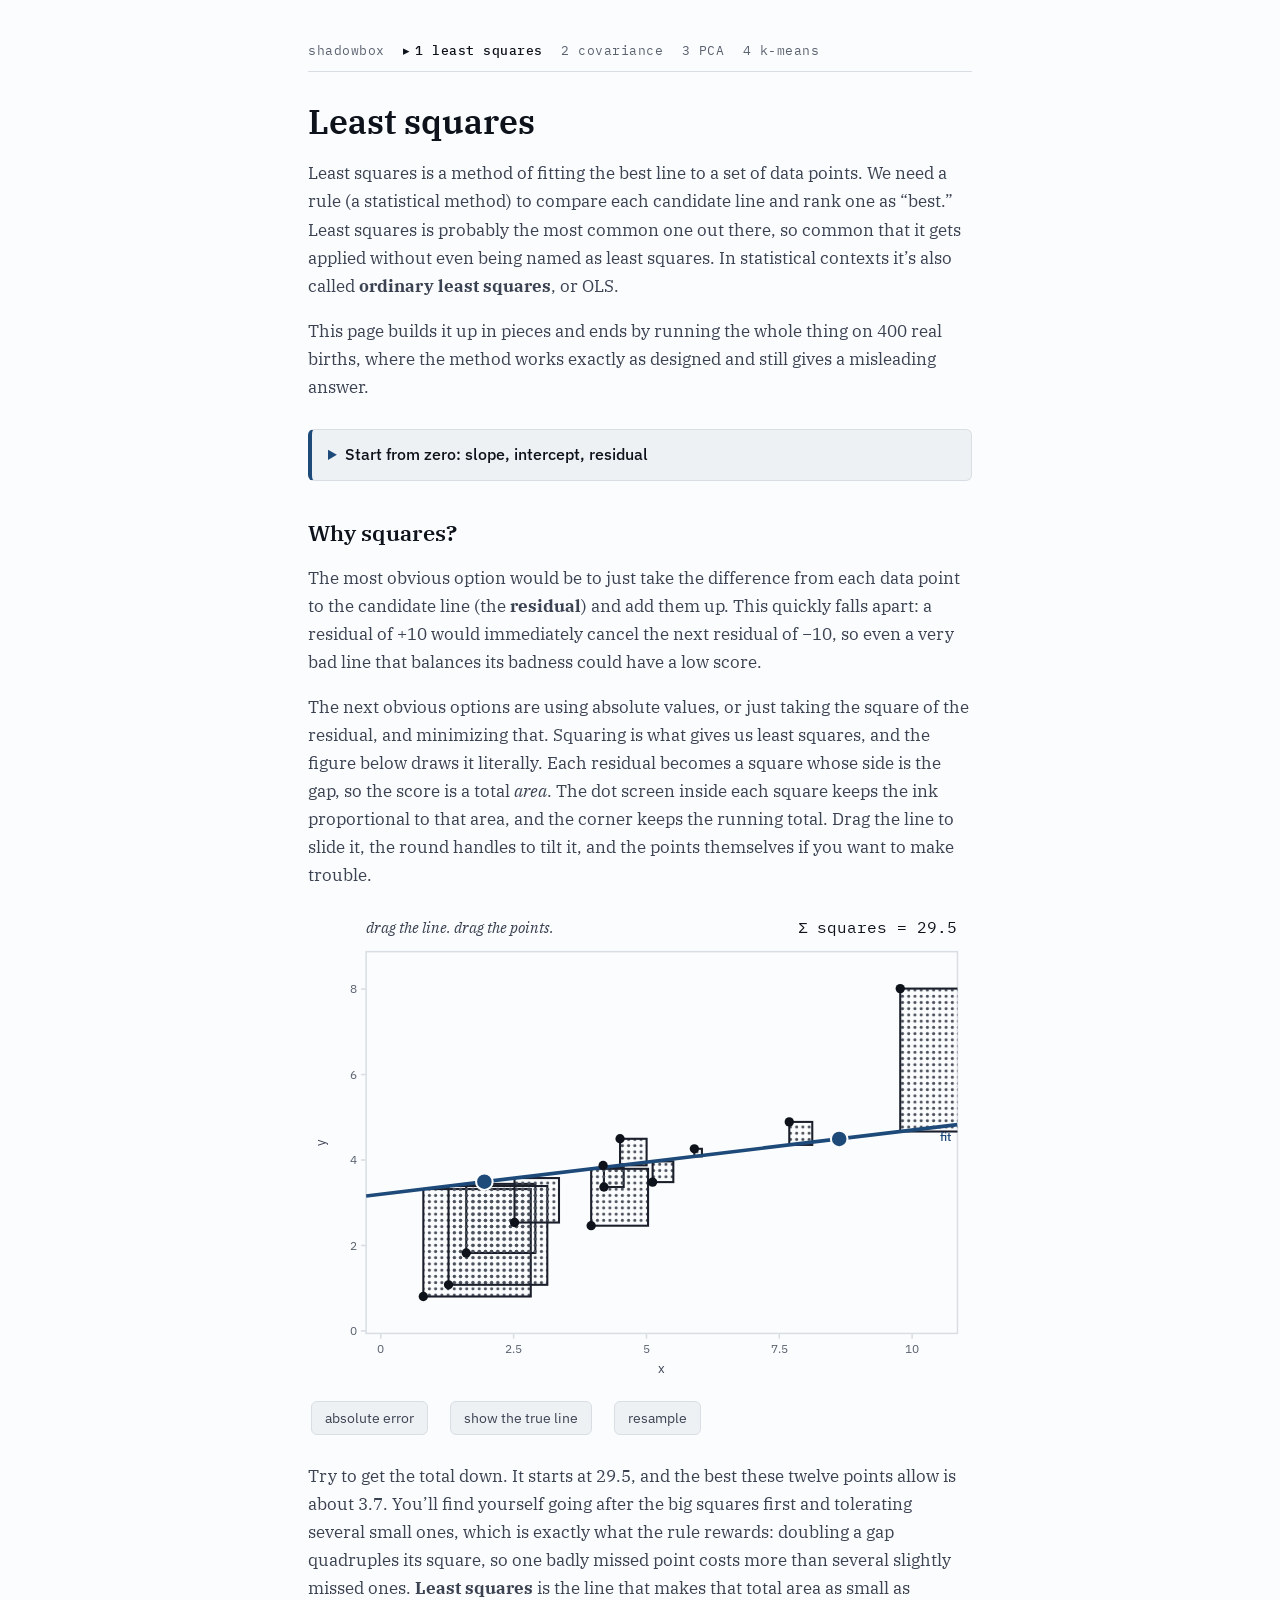
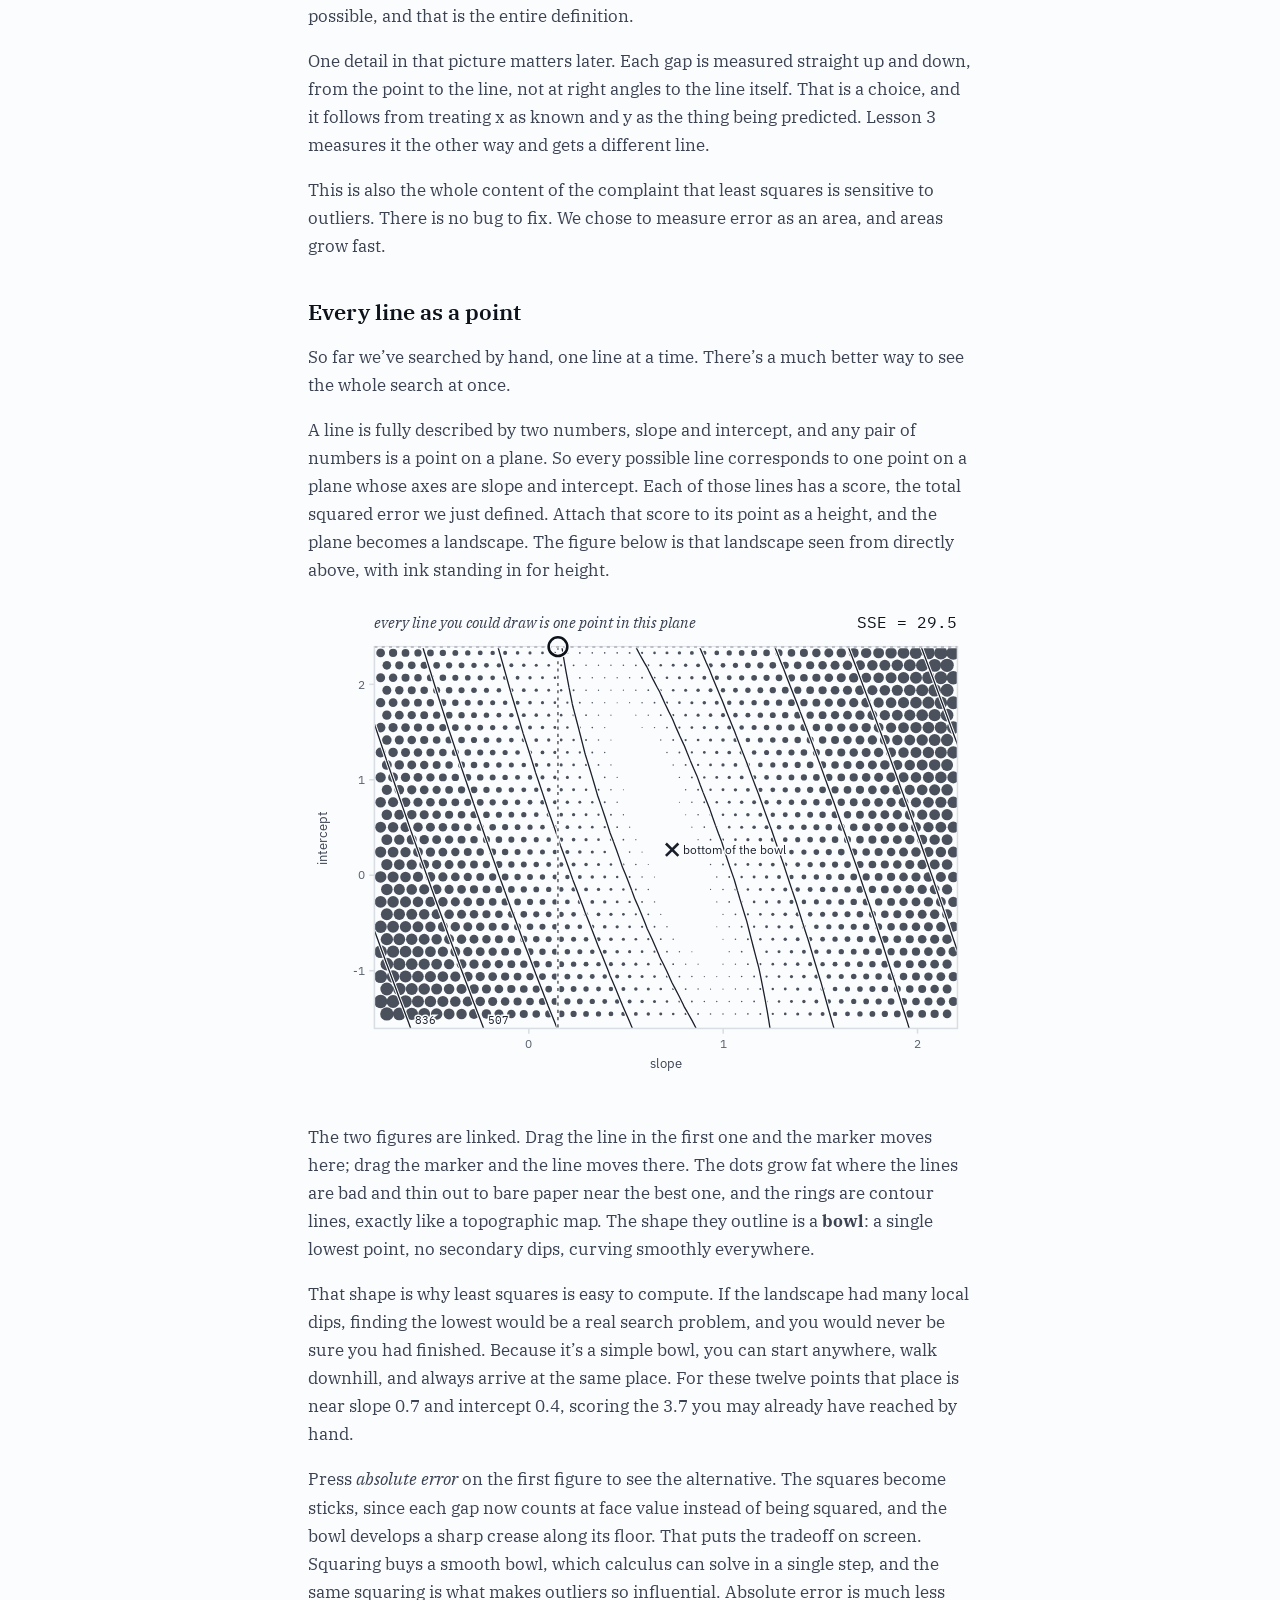
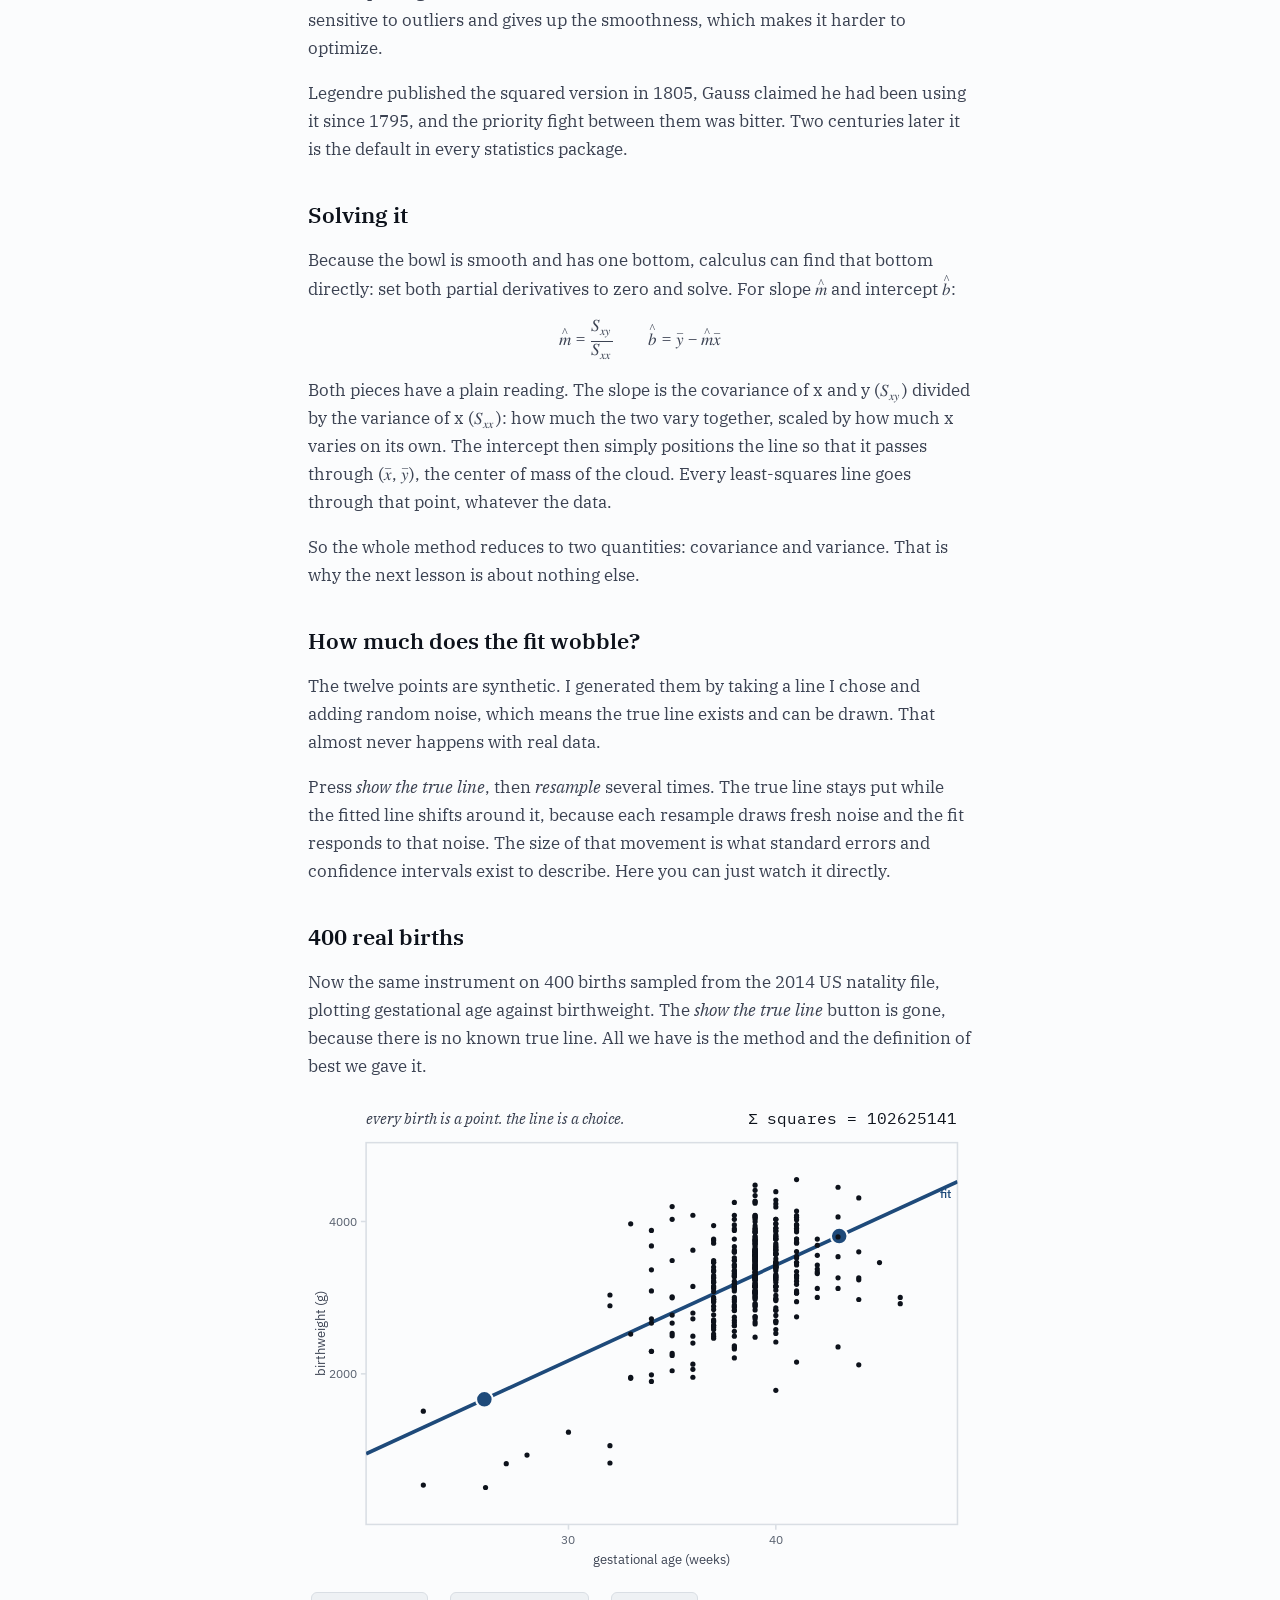
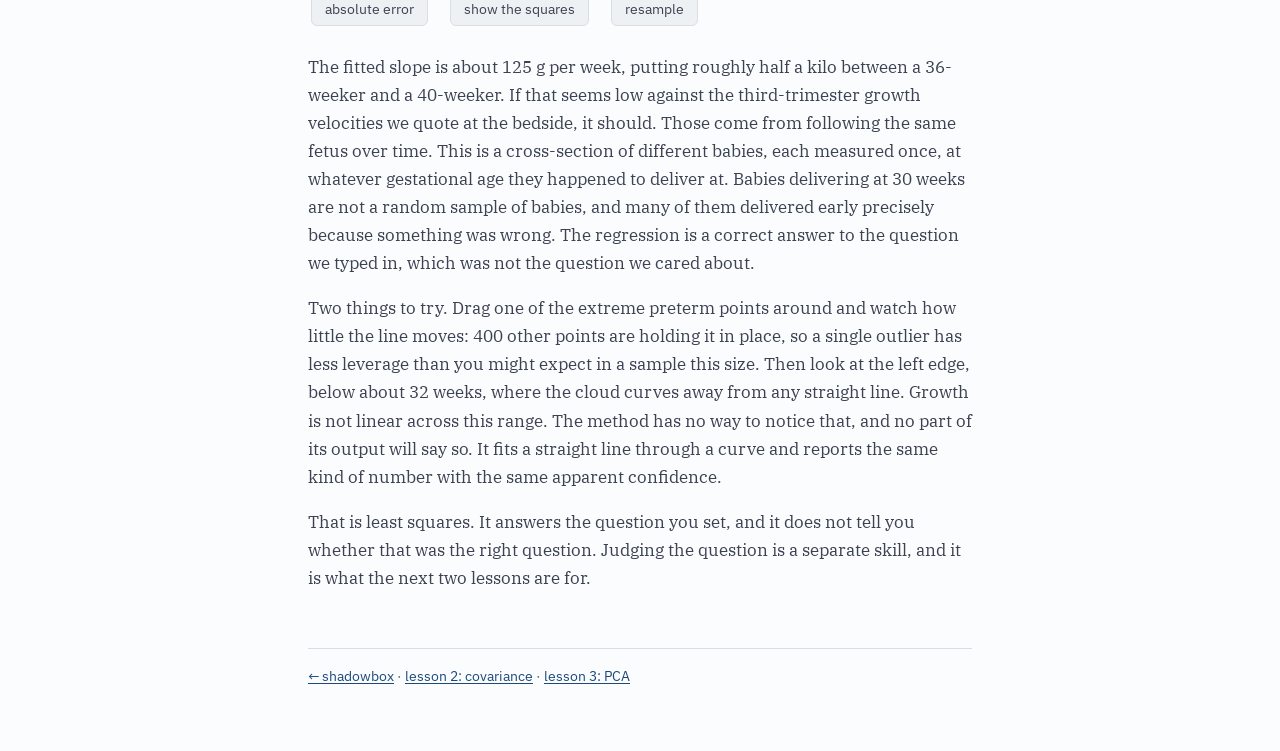
<file: least-squares.html>
<!DOCTYPE html>
<html lang="en">
<head>
  <meta charset="utf-8">
  <meta name="viewport" content="width=device-width, initial-scale=1">
  <title>least squares - shadowbox</title>
  <meta name="description" content="An interactive essay on least squares: drag a line by hand, see squared error as literal ink, and fit 400 real births.">
  <link rel="icon" href="data:image/svg+xml,<svg xmlns=%22http://www.w3.org/2000/svg%22 viewBox=%220 0 16 16%22><rect x=%221%22 y=%221%22 width=%2214%22 height=%2214%22 fill=%22none%22 stroke=%22%231e4a7a%22 stroke-width=%222%22/><circle cx=%225%22 cy=%2211%22 r=%221.6%22 fill=%22%231e4a7a%22/><circle cx=%228%22 cy=%228%22 r=%221.6%22 fill=%22%231e4a7a%22/><circle cx=%2211%22 cy=%225%22 r=%221.6%22 fill=%22%231e4a7a%22/></svg>">
  <link rel="preconnect" href="https://fonts.googleapis.com">
  <link rel="preconnect" href="https://fonts.gstatic.com" crossorigin>
  <link href="https://fonts.googleapis.com/css2?family=IBM+Plex+Mono:wght@400;500&family=IBM+Plex+Sans:wght@400;500&family=IBM+Plex+Serif:ital,wght@0,400;0,600;1,400&display=swap" rel="stylesheet">
  <link rel="stylesheet" href="css/shadowbox.css">
</head>
<body>
  <main class="essay">
    <nav class="trellis" aria-label="lessons">
      <a href="index.html">shadowbox</a>
      <span aria-current="page">1 least squares</span>
      <a href="covariance.html">2 covariance</a>
      <a href="pca.html">3 PCA</a>
      <a href="kmeans.html">4 k-means</a>
    </nav>
    <h1>Least squares</h1>

    <p>Least squares is a method of fitting the best line to a set of data
    points. We need a rule (a statistical method) to compare each candidate line
    and rank one as “best.” Least squares is probably the most common one out
    there, so common that it gets applied without even being named as least
    squares. In statistical contexts it’s also called <strong>ordinary least
    squares</strong>, or OLS.</p>

    <p>This page builds it up in pieces and ends by running the whole thing on
    400 real births, where the method works exactly as designed and still gives a
    misleading answer.</p>

    <details class="from-zero">
      <summary>Start from zero: slope, intercept, residual</summary>
      <p>A straight line is fixed by two numbers. The <strong>slope</strong> is how much the
      prediction rises per unit you move right - “about 190 extra grams per extra
      week,” say. The <strong>intercept</strong> is where the line sits when the
      horizontal axis reads zero. Raise it and the whole line moves up without
      tilting.</p>
      <p>Given a line, every data point has a <strong>residual</strong>: the
      vertical distance from the point to the line, measured as the actual y minus
      the y the line predicts. Points above the line have positive residuals,
      points below have negative ones.</p>
    </details>

    <h2>Why squares?</h2>

    <p>The most obvious option would be to just take the difference from each
    data point to the candidate line (the <strong>residual</strong>) and add them
    up. This quickly falls apart: a residual of +10 would immediately cancel the
    next residual of −10, so even a very bad line that balances its badness
    could have a low score.</p>

    <p>The next obvious options are using absolute values, or just taking the
    square of the residual, and minimizing that. Squaring is what gives us least
    squares, and the figure below draws it literally. Each residual becomes a
    square whose side is the gap, so the score is a total <em>area</em>. The dot
    screen inside each square keeps the ink proportional to that area, and the
    corner keeps the running total. Drag the line to slide it, the round handles
    to tilt it, and the points themselves if you want to make trouble.</p>

    <div class="instrument-mount" id="fs-syn">
<!-- poster:fit-scatter-synthetic -->
<!-- generated by tools/poster.mjs -->
<svg viewBox="0 0 640 460" xmlns="http://www.w3.org/2000/svg" role="img" font-family="'IBM Plex Sans', Arial, sans-serif">
<title>Scatter plot with a draggable fitted line; residuals drawn as dotted squares whose total area is the squared error.</title>
<defs><pattern id="sb-fs-syn-dots" width="6" height="6" patternUnits="userSpaceOnUse"><circle cx="3" cy="3" r="1.5" fill="var(--ink-dot)"/></pattern><clipPath id="sb-fs-syn-clip"><rect x="56" y="44" width="570" height="368"/></clipPath></defs>
<rect x="56" y="44" width="570" height="368" fill="none" stroke="var(--border)" stroke-width="1.5"/>
<line x1="70.18" y1="412" x2="70.18" y2="417" stroke="var(--border)" stroke-width="1.5"/>
<text x="70.18" y="431" text-anchor="middle" font-size="12" fill="var(--text-light)">0</text>
<line x1="198.2" y1="412" x2="198.2" y2="417" stroke="var(--border)" stroke-width="1.5"/>
<text x="198.2" y="431" text-anchor="middle" font-size="12" fill="var(--text-light)">2.5</text>
<line x1="326.23" y1="412" x2="326.23" y2="417" stroke="var(--border)" stroke-width="1.5"/>
<text x="326.23" y="431" text-anchor="middle" font-size="12" fill="var(--text-light)">5</text>
<line x1="454.25" y1="412" x2="454.25" y2="417" stroke="var(--border)" stroke-width="1.5"/>
<text x="454.25" y="431" text-anchor="middle" font-size="12" fill="var(--text-light)">7.5</text>
<line x1="582.27" y1="412" x2="582.27" y2="417" stroke="var(--border)" stroke-width="1.5"/>
<text x="582.27" y="431" text-anchor="middle" font-size="12" fill="var(--text-light)">10</text>
<line x1="51" y1="409.6" x2="56" y2="409.6" stroke="var(--border)" stroke-width="1.5"/>
<text x="47" y="413.6" text-anchor="end" font-size="12" fill="var(--text-light)">0</text>
<line x1="51" y1="327.21" x2="56" y2="327.21" stroke="var(--border)" stroke-width="1.5"/>
<text x="47" y="331.21" text-anchor="end" font-size="12" fill="var(--text-light)">2</text>
<line x1="51" y1="244.82" x2="56" y2="244.82" stroke="var(--border)" stroke-width="1.5"/>
<text x="47" y="248.82" text-anchor="end" font-size="12" fill="var(--text-light)">4</text>
<line x1="51" y1="162.44" x2="56" y2="162.44" stroke="var(--border)" stroke-width="1.5"/>
<text x="47" y="166.44" text-anchor="end" font-size="12" fill="var(--text-light)">6</text>
<line x1="51" y1="80.05" x2="56" y2="80.05" stroke="var(--border)" stroke-width="1.5"/>
<text x="47" y="84.05" text-anchor="end" font-size="12" fill="var(--text-light)">8</text>
<text x="341" y="450" text-anchor="middle" font-size="13" fill="var(--text)">x</text>
<text x="16" y="228" text-anchor="middle" font-size="13" fill="var(--text)" transform="rotate(-90 16 228)">y</text>
<text x="56" y="26" font-size="14" fill="var(--text)" font-family="'IBM Plex Serif', Georgia, serif" font-style="italic">drag the line. drag the points.</text>
<g clip-path="url(#sb-fs-syn-clip)">
<rect data-role="residual-square" x="332.16077743927343" y="246.16712059412782" width="19.962830843975325" height="19.962830843975325" fill="url(#sb-fs-syn-dots)" stroke="var(--ink)" stroke-width="2"/>
<rect data-role="residual-square" x="372.39625756412994" y="234.03704128187718" width="7.2751491235340495" height="7.2751491235340495" fill="url(#sb-fs-syn-dots)" stroke="var(--ink)" stroke-width="2"/>
<rect data-role="residual-square" x="111.16129032258064" y="272.8335622114328" width="103.55353456276072" height="103.55353456276072" fill="url(#sb-fs-syn-dots)" stroke="var(--ink)" stroke-width="2"/>
<rect data-role="residual-square" x="300.78882995123126" y="224.37153640726928" width="25.581014718963388" height="25.581014718963388" fill="url(#sb-fs-syn-dots)" stroke="var(--ink)" stroke-width="2"/>
<rect data-role="residual-square" x="285.24723539692866" y="251.8278451788533" width="19.028186099329332" height="19.028186099329332" fill="url(#sb-fs-syn-dots)" stroke="var(--ink)" stroke-width="2"/>
<rect data-role="residual-square" x="152.53226879411727" y="267.84161948588485" width="66.6103943003281" height="66.6103943003281" fill="url(#sb-fs-syn-dots)" stroke="var(--ink)" stroke-width="2"/>
<rect data-role="residual-square" x="272.92720770708775" y="253.31441559311514" width="54.836015528258656" height="54.836015528258656" fill="url(#sb-fs-syn-dots)" stroke="var(--ink)" stroke-width="2"/>
<rect data-role="residual-square" x="135.46282958731004" y="269.9012677230236" width="95.20652590524992" height="95.20652590524992" fill="url(#sb-fs-syn-dots)" stroke="var(--ink)" stroke-width="2"/>
<rect data-role="residual-square" x="284.4490740894596" y="250.06412828140526" width="1.8600253648770604" height="1.8600253648770604" fill="url(#sb-fs-syn-dots)" stroke="var(--ink)" stroke-width="2"/>
<rect data-role="residual-square" x="463.88014555384717" y="208.10561990696533" width="22.167858192685088" height="22.167858192685088" fill="url(#sb-fs-syn-dots)" stroke="var(--ink)" stroke-width="2"/>
<rect data-role="residual-square" x="199.06367476140224" y="262.22700455267216" width="42.856529584635155" height="42.856529584635155" fill="url(#sb-fs-syn-dots)" stroke="var(--ink)" stroke-width="2"/>
<rect data-role="residual-square" x="570.8387096774194" y="79.61290322580646" width="137.7546430869255" height="137.7546430869255" fill="url(#sb-fs-syn-dots)" stroke="var(--ink)" stroke-width="2"/>
</g>
<g clip-path="url(#sb-fs-syn-clip)">
<line data-drag="line-move" x1="56" y1="279.49" x2="626" y2="210.71" stroke="transparent" stroke-width="20"/>
<line x1="56" y1="279.49" x2="626" y2="210.71" stroke="var(--accent)" stroke-width="3.5" pointer-events="none"/>
</g>
<text x="620" y="226.71" text-anchor="end" font-size="12" font-weight="500" fill="var(--accent)">fit</text>
<circle data-drag="line-rot" data-index="0" tabindex="0" aria-label="line handle 1" cx="170" cy="265.73" r="8" fill="var(--accent)" stroke="var(--bg)" stroke-width="2"/>
<circle data-drag="line-rot" data-index="1" tabindex="0" aria-label="line handle 2" cx="512" cy="224.47" r="8" fill="var(--accent)" stroke="var(--bg)" stroke-width="2"/>
<circle data-drag="points" data-index="0" tabindex="0" aria-label="data point 1" cx="332.16" cy="266.13" r="4.5" fill="var(--heading)"/>
<circle data-drag="points" data-index="1" tabindex="0" aria-label="data point 2" cx="372.4" cy="234.04" r="4.5" fill="var(--heading)"/>
<circle data-drag="points" data-index="2" tabindex="0" aria-label="data point 3" cx="111.16" cy="376.39" r="4.5" fill="var(--heading)"/>
<circle data-drag="points" data-index="3" tabindex="0" aria-label="data point 4" cx="300.79" cy="224.37" r="4.5" fill="var(--heading)"/>
<circle data-drag="points" data-index="4" tabindex="0" aria-label="data point 5" cx="285.25" cy="270.86" r="4.5" fill="var(--heading)"/>
<circle data-drag="points" data-index="5" tabindex="0" aria-label="data point 6" cx="152.53" cy="334.45" r="4.5" fill="var(--heading)"/>
<circle data-drag="points" data-index="6" tabindex="0" aria-label="data point 7" cx="272.93" cy="308.15" r="4.5" fill="var(--heading)"/>
<circle data-drag="points" data-index="7" tabindex="0" aria-label="data point 8" cx="135.46" cy="365.11" r="4.5" fill="var(--heading)"/>
<circle data-drag="points" data-index="8" tabindex="0" aria-label="data point 9" cx="284.45" cy="250.06" r="4.5" fill="var(--heading)"/>
<circle data-drag="points" data-index="9" tabindex="0" aria-label="data point 10" cx="463.88" cy="208.11" r="4.5" fill="var(--heading)"/>
<circle data-drag="points" data-index="10" tabindex="0" aria-label="data point 11" cx="199.06" cy="305.08" r="4.5" fill="var(--heading)"/>
<circle data-drag="points" data-index="11" tabindex="0" aria-label="data point 12" cx="570.84" cy="79.61" r="4.5" fill="var(--heading)"/>
<text x="626" y="26" text-anchor="end" font-size="15" font-family="'IBM Plex Mono', Consolas, monospace" fill="var(--heading)">Σ squares = 29.5</text>
</svg>
<!-- /poster:fit-scatter-synthetic -->
    </div>

    <p>Try to get the total down. It starts at 29.5, and the best these twelve
    points allow is about 3.7. You’ll find yourself going after the big squares
    first and tolerating several small ones, which is exactly what the rule
    rewards: doubling a gap quadruples its square, so one badly missed point costs
    more than several slightly missed ones. <strong>Least squares</strong> is the
    line that makes that total area as small as possible, and that is the entire
    definition.</p>

    <p>One detail in that picture matters later. Each gap is measured straight up
    and down, from the point to the line, not at right angles to the line itself.
    That is a choice, and it follows from treating x as known and y as the thing
    being predicted. Lesson 3 measures it the other way and gets a different
    line.</p>

    <p>This is also the whole content of the complaint that least squares is
    sensitive to outliers. There is no bug to fix. We chose to measure error as
    an area, and areas grow fast.</p>

    <h2>Every line as a point</h2>

    <p>So far we’ve searched by hand, one line at a time. There’s a much better
    way to see the whole search at once.</p>

    <p>A line is fully described by two numbers, slope and intercept, and any pair
    of numbers is a point on a plane. So every possible line corresponds to one
    point on a plane whose axes are slope and intercept. Each of those lines has a
    score, the total squared error we just defined. Attach that score to its point
    as a height, and the plane becomes a landscape. The figure below is that
    landscape seen from directly above, with ink standing in for height.</p>

    <div class="instrument-mount" id="lb-syn">
<!-- poster:loss-bowl-synthetic -->
<!-- generated by tools/poster.mjs -->
<svg viewBox="0 0 640 460" xmlns="http://www.w3.org/2000/svg" role="img" font-family="'IBM Plex Sans', Arial, sans-serif">
<title>The plane of all candidate lines: slope across, intercept up, total error as a halftone bowl - ink dots grow with the error, bare paper at the minimum - with contour rings. A draggable marker picks the line.</title>
<defs><clipPath id="sb-lb-syn-clip"><rect x="64" y="44" width="562" height="368"/></clipPath></defs>
<g clip-path="url(#sb-lb-syn-clip)">
<g data-role="surface">
<g fill="var(--ink-dot)">
<circle data-role="dot" cx="70" cy="50" r="4.2"/>
<circle data-role="dot" cx="82" cy="50" r="3.97"/>
<circle data-role="dot" cx="94" cy="50" r="3.74"/>
<circle data-role="dot" cx="106" cy="50" r="3.51"/>
<circle data-role="dot" cx="118" cy="50" r="3.28"/>
<circle data-role="dot" cx="130" cy="50" r="3.05"/>
<circle data-role="dot" cx="142" cy="50" r="2.83"/>
<circle data-role="dot" cx="154" cy="50" r="2.6"/>
<circle data-role="dot" cx="166" cy="50" r="2.38"/>
<circle data-role="dot" cx="178" cy="50" r="2.16"/>
<circle data-role="dot" cx="190" cy="50" r="1.94"/>
<circle data-role="dot" cx="202" cy="50" r="1.72"/>
<circle data-role="dot" cx="214" cy="50" r="1.51"/>
<circle data-role="dot" cx="226" cy="50" r="1.31"/>
<circle data-role="dot" cx="238" cy="50" r="1.13"/>
<circle data-role="dot" cx="250" cy="50" r="0.96"/>
<circle data-role="dot" cx="262" cy="50" r="0.83"/>
<circle data-role="dot" cx="274" cy="50" r="0.74"/>
<circle data-role="dot" cx="286" cy="50" r="0.73"/>
<circle data-role="dot" cx="298" cy="50" r="0.79"/>
<circle data-role="dot" cx="310" cy="50" r="0.9"/>
<circle data-role="dot" cx="322" cy="50" r="1.06"/>
<circle data-role="dot" cx="334" cy="50" r="1.24"/>
<circle data-role="dot" cx="346" cy="50" r="1.44"/>
<circle data-role="dot" cx="358" cy="50" r="1.64"/>
<circle data-role="dot" cx="370" cy="50" r="1.85"/>
<circle data-role="dot" cx="382" cy="50" r="2.07"/>
<circle data-role="dot" cx="394" cy="50" r="2.29"/>
<circle data-role="dot" cx="406" cy="50" r="2.51"/>
<circle data-role="dot" cx="418" cy="50" r="2.74"/>
<circle data-role="dot" cx="430" cy="50" r="2.96"/>
<circle data-role="dot" cx="442" cy="50" r="3.19"/>
<circle data-role="dot" cx="454" cy="50" r="3.42"/>
<circle data-role="dot" cx="466" cy="50" r="3.65"/>
<circle data-role="dot" cx="478" cy="50" r="3.88"/>
<circle data-role="dot" cx="490" cy="50" r="4.11"/>
<circle data-role="dot" cx="502" cy="50" r="4.34"/>
<circle data-role="dot" cx="514" cy="50" r="4.57"/>
<circle data-role="dot" cx="526" cy="50" r="4.8"/>
<circle data-role="dot" cx="538" cy="50" r="5.03"/>
<circle data-role="dot" cx="550" cy="50" r="5.26"/>
<circle data-role="dot" cx="562" cy="50" r="5.49"/>
<circle data-role="dot" cx="574" cy="50" r="5.72"/>
<circle data-role="dot" cx="586" cy="50" r="5.95"/>
<circle data-role="dot" cx="598" cy="50" r="6.19"/>
<circle data-role="dot" cx="610" cy="50" r="6.42"/>
<circle data-role="dot" cx="622" cy="50" r="6.63"/>
<circle data-role="dot" cx="76" cy="62" r="4.15"/>
<circle data-role="dot" cx="88" cy="62" r="3.92"/>
<circle data-role="dot" cx="100" cy="62" r="3.69"/>
<circle data-role="dot" cx="112" cy="62" r="3.46"/>
<circle data-role="dot" cx="124" cy="62" r="3.23"/>
<circle data-role="dot" cx="136" cy="62" r="3.01"/>
<circle data-role="dot" cx="148" cy="62" r="2.78"/>
<circle data-role="dot" cx="160" cy="62" r="2.55"/>
<circle data-role="dot" cx="172" cy="62" r="2.33"/>
<circle data-role="dot" cx="184" cy="62" r="2.1"/>
<circle data-role="dot" cx="196" cy="62" r="1.89"/>
<circle data-role="dot" cx="208" cy="62" r="1.67"/>
<circle data-role="dot" cx="220" cy="62" r="1.46"/>
<circle data-role="dot" cx="232" cy="62" r="1.26"/>
<circle data-role="dot" cx="244" cy="62" r="1.07"/>
<circle data-role="dot" cx="256" cy="62" r="0.9"/>
<circle data-role="dot" cx="268" cy="62" r="0.76"/>
<circle data-role="dot" cx="280" cy="62" r="0.68"/>
<circle data-role="dot" cx="292" cy="62" r="0.68"/>
<circle data-role="dot" cx="304" cy="62" r="0.75"/>
<circle data-role="dot" cx="316" cy="62" r="0.88"/>
<circle data-role="dot" cx="328" cy="62" r="1.05"/>
<circle data-role="dot" cx="340" cy="62" r="1.24"/>
<circle data-role="dot" cx="352" cy="62" r="1.44"/>
<circle data-role="dot" cx="364" cy="62" r="1.65"/>
<circle data-role="dot" cx="376" cy="62" r="1.87"/>
<circle data-role="dot" cx="388" cy="62" r="2.09"/>
<circle data-role="dot" cx="400" cy="62" r="2.31"/>
<circle data-role="dot" cx="412" cy="62" r="2.53"/>
<circle data-role="dot" cx="424" cy="62" r="2.76"/>
<circle data-role="dot" cx="436" cy="62" r="2.99"/>
<circle data-role="dot" cx="448" cy="62" r="3.21"/>
<circle data-role="dot" cx="460" cy="62" r="3.44"/>
<circle data-role="dot" cx="472" cy="62" r="3.67"/>
<circle data-role="dot" cx="484" cy="62" r="3.9"/>
<circle data-role="dot" cx="496" cy="62" r="4.13"/>
<circle data-role="dot" cx="508" cy="62" r="4.36"/>
<circle data-role="dot" cx="520" cy="62" r="4.59"/>
<circle data-role="dot" cx="532" cy="62" r="4.82"/>
<circle data-role="dot" cx="544" cy="62" r="5.06"/>
<circle data-role="dot" cx="556" cy="62" r="5.29"/>
<circle data-role="dot" cx="568" cy="62" r="5.52"/>
<circle data-role="dot" cx="580" cy="62" r="5.75"/>
<circle data-role="dot" cx="592" cy="62" r="5.98"/>
<circle data-role="dot" cx="604" cy="62" r="6.21"/>
<circle data-role="dot" cx="616" cy="62" r="6.45"/>
<circle data-role="dot" cx="70" cy="74" r="4.34"/>
<circle data-role="dot" cx="82" cy="74" r="4.11"/>
<circle data-role="dot" cx="94" cy="74" r="3.88"/>
<circle data-role="dot" cx="106" cy="74" r="3.65"/>
<circle data-role="dot" cx="118" cy="74" r="3.42"/>
<circle data-role="dot" cx="130" cy="74" r="3.19"/>
<circle data-role="dot" cx="142" cy="74" r="2.96"/>
<circle data-role="dot" cx="154" cy="74" r="2.74"/>
<circle data-role="dot" cx="166" cy="74" r="2.51"/>
<circle data-role="dot" cx="178" cy="74" r="2.28"/>
<circle data-role="dot" cx="190" cy="74" r="2.06"/>
<circle data-role="dot" cx="202" cy="74" r="1.84"/>
<circle data-role="dot" cx="214" cy="74" r="1.62"/>
<circle data-role="dot" cx="226" cy="74" r="1.41"/>
<circle data-role="dot" cx="238" cy="74" r="1.2"/>
<circle data-role="dot" cx="250" cy="74" r="1.01"/>
<circle data-role="dot" cx="262" cy="74" r="0.84"/>
<circle data-role="dot" cx="274" cy="74" r="0.71"/>
<circle data-role="dot" cx="286" cy="74" r="0.64"/>
<circle data-role="dot" cx="298" cy="74" r="0.65"/>
<circle data-role="dot" cx="310" cy="74" r="0.73"/>
<circle data-role="dot" cx="322" cy="74" r="0.88"/>
<circle data-role="dot" cx="334" cy="74" r="1.05"/>
<circle data-role="dot" cx="346" cy="74" r="1.25"/>
<circle data-role="dot" cx="358" cy="74" r="1.45"/>
<circle data-role="dot" cx="370" cy="74" r="1.67"/>
<circle data-role="dot" cx="382" cy="74" r="1.88"/>
<circle data-role="dot" cx="394" cy="74" r="2.11"/>
<circle data-role="dot" cx="406" cy="74" r="2.33"/>
<circle data-role="dot" cx="418" cy="74" r="2.55"/>
<circle data-role="dot" cx="430" cy="74" r="2.78"/>
<circle data-role="dot" cx="442" cy="74" r="3.01"/>
<circle data-role="dot" cx="454" cy="74" r="3.24"/>
<circle data-role="dot" cx="466" cy="74" r="3.47"/>
<circle data-role="dot" cx="478" cy="74" r="3.7"/>
<circle data-role="dot" cx="490" cy="74" r="3.93"/>
<circle data-role="dot" cx="502" cy="74" r="4.16"/>
<circle data-role="dot" cx="514" cy="74" r="4.39"/>
<circle data-role="dot" cx="526" cy="74" r="4.62"/>
<circle data-role="dot" cx="538" cy="74" r="4.85"/>
<circle data-role="dot" cx="550" cy="74" r="5.08"/>
<circle data-role="dot" cx="562" cy="74" r="5.32"/>
<circle data-role="dot" cx="574" cy="74" r="5.55"/>
<circle data-role="dot" cx="586" cy="74" r="5.78"/>
<circle data-role="dot" cx="598" cy="74" r="6.01"/>
<circle data-role="dot" cx="610" cy="74" r="6.24"/>
<circle data-role="dot" cx="622" cy="74" r="6.48"/>
<circle data-role="dot" cx="76" cy="86" r="4.3"/>
<circle data-role="dot" cx="88" cy="86" r="4.07"/>
<circle data-role="dot" cx="100" cy="86" r="3.84"/>
<circle data-role="dot" cx="112" cy="86" r="3.61"/>
<circle data-role="dot" cx="124" cy="86" r="3.38"/>
<circle data-role="dot" cx="136" cy="86" r="3.15"/>
<circle data-role="dot" cx="148" cy="86" r="2.92"/>
<circle data-role="dot" cx="160" cy="86" r="2.69"/>
<circle data-role="dot" cx="172" cy="86" r="2.46"/>
<circle data-role="dot" cx="184" cy="86" r="2.23"/>
<circle data-role="dot" cx="196" cy="86" r="2.01"/>
<circle data-role="dot" cx="208" cy="86" r="1.79"/>
<circle data-role="dot" cx="220" cy="86" r="1.57"/>
<circle data-role="dot" cx="232" cy="86" r="1.35"/>
<circle data-role="dot" cx="244" cy="86" r="1.15"/>
<circle data-role="dot" cx="256" cy="86" r="0.95"/>
<circle data-role="dot" cx="268" cy="86" r="0.78"/>
<circle data-role="dot" cx="280" cy="86" r="0.64"/>
<circle data-role="dot" cx="292" cy="86" r="0.58"/>
<circle data-role="dot" cx="304" cy="86" r="0.6"/>
<circle data-role="dot" cx="316" cy="86" r="0.7"/>
<circle data-role="dot" cx="328" cy="86" r="0.86"/>
<circle data-role="dot" cx="340" cy="86" r="1.05"/>
<circle data-role="dot" cx="352" cy="86" r="1.25"/>
<circle data-role="dot" cx="364" cy="86" r="1.46"/>
<circle data-role="dot" cx="376" cy="86" r="1.68"/>
<circle data-role="dot" cx="388" cy="86" r="1.9"/>
<circle data-role="dot" cx="400" cy="86" r="2.12"/>
<circle data-role="dot" cx="412" cy="86" r="2.35"/>
<circle data-role="dot" cx="424" cy="86" r="2.58"/>
<circle data-role="dot" cx="436" cy="86" r="2.8"/>
<circle data-role="dot" cx="448" cy="86" r="3.03"/>
<circle data-role="dot" cx="460" cy="86" r="3.26"/>
<circle data-role="dot" cx="472" cy="86" r="3.49"/>
<circle data-role="dot" cx="484" cy="86" r="3.72"/>
<circle data-role="dot" cx="496" cy="86" r="3.95"/>
<circle data-role="dot" cx="508" cy="86" r="4.19"/>
<circle data-role="dot" cx="520" cy="86" r="4.42"/>
<circle data-role="dot" cx="532" cy="86" r="4.65"/>
<circle data-role="dot" cx="544" cy="86" r="4.88"/>
<circle data-role="dot" cx="556" cy="86" r="5.11"/>
<circle data-role="dot" cx="568" cy="86" r="5.34"/>
<circle data-role="dot" cx="580" cy="86" r="5.58"/>
<circle data-role="dot" cx="592" cy="86" r="5.81"/>
<circle data-role="dot" cx="604" cy="86" r="6.04"/>
<circle data-role="dot" cx="616" cy="86" r="6.27"/>
<circle data-role="dot" cx="70" cy="98" r="4.49"/>
<circle data-role="dot" cx="82" cy="98" r="4.26"/>
<circle data-role="dot" cx="94" cy="98" r="4.03"/>
<circle data-role="dot" cx="106" cy="98" r="3.8"/>
<circle data-role="dot" cx="118" cy="98" r="3.57"/>
<circle data-role="dot" cx="130" cy="98" r="3.34"/>
<circle data-role="dot" cx="142" cy="98" r="3.11"/>
<circle data-role="dot" cx="154" cy="98" r="2.88"/>
<circle data-role="dot" cx="166" cy="98" r="2.65"/>
<circle data-role="dot" cx="178" cy="98" r="2.42"/>
<circle data-role="dot" cx="190" cy="98" r="2.19"/>
<circle data-role="dot" cx="202" cy="98" r="1.97"/>
<circle data-role="dot" cx="214" cy="98" r="1.74"/>
<circle data-role="dot" cx="226" cy="98" r="1.52"/>
<circle data-role="dot" cx="238" cy="98" r="1.31"/>
<circle data-role="dot" cx="250" cy="98" r="1.1"/>
<circle data-role="dot" cx="262" cy="98" r="0.9"/>
<circle data-role="dot" cx="274" cy="98" r="0.73"/>
<circle data-role="dot" cx="286" cy="98" r="0.59"/>
<circle data-role="dot" cx="298" cy="98" r="0.53"/>
<circle data-role="dot" cx="310" cy="98" r="0.57"/>
<circle data-role="dot" cx="322" cy="98" r="0.69"/>
<circle data-role="dot" cx="334" cy="98" r="0.86"/>
<circle data-role="dot" cx="346" cy="98" r="1.06"/>
<circle data-role="dot" cx="358" cy="98" r="1.26"/>
<circle data-role="dot" cx="370" cy="98" r="1.48"/>
<circle data-role="dot" cx="382" cy="98" r="1.7"/>
<circle data-role="dot" cx="394" cy="98" r="1.92"/>
<circle data-role="dot" cx="406" cy="98" r="2.15"/>
<circle data-role="dot" cx="418" cy="98" r="2.37"/>
<circle data-role="dot" cx="430" cy="98" r="2.6"/>
<circle data-role="dot" cx="442" cy="98" r="2.83"/>
<circle data-role="dot" cx="454" cy="98" r="3.06"/>
<circle data-role="dot" cx="466" cy="98" r="3.29"/>
<circle data-role="dot" cx="478" cy="98" r="3.52"/>
<circle data-role="dot" cx="490" cy="98" r="3.75"/>
<circle data-role="dot" cx="502" cy="98" r="3.98"/>
<circle data-role="dot" cx="514" cy="98" r="4.21"/>
<circle data-role="dot" cx="526" cy="98" r="4.45"/>
<circle data-role="dot" cx="538" cy="98" r="4.68"/>
<circle data-role="dot" cx="550" cy="98" r="4.91"/>
<circle data-role="dot" cx="562" cy="98" r="5.14"/>
<circle data-role="dot" cx="574" cy="98" r="5.37"/>
<circle data-role="dot" cx="586" cy="98" r="5.61"/>
<circle data-role="dot" cx="598" cy="98" r="5.84"/>
<circle data-role="dot" cx="610" cy="98" r="6.07"/>
<circle data-role="dot" cx="622" cy="98" r="6.3"/>
<circle data-role="dot" cx="76" cy="110" r="4.45"/>
<circle data-role="dot" cx="88" cy="110" r="4.22"/>
<circle data-role="dot" cx="100" cy="110" r="3.99"/>
<circle data-role="dot" cx="112" cy="110" r="3.76"/>
<circle data-role="dot" cx="124" cy="110" r="3.52"/>
<circle data-role="dot" cx="136" cy="110" r="3.29"/>
<circle data-role="dot" cx="148" cy="110" r="3.06"/>
<circle data-role="dot" cx="160" cy="110" r="2.83"/>
<circle data-role="dot" cx="172" cy="110" r="2.6"/>
<circle data-role="dot" cx="184" cy="110" r="2.37"/>
<circle data-role="dot" cx="196" cy="110" r="2.14"/>
<circle data-role="dot" cx="208" cy="110" r="1.92"/>
<circle data-role="dot" cx="220" cy="110" r="1.69"/>
<circle data-role="dot" cx="232" cy="110" r="1.47"/>
<circle data-role="dot" cx="244" cy="110" r="1.25"/>
<circle data-role="dot" cx="256" cy="110" r="1.04"/>
<circle data-role="dot" cx="268" cy="110" r="0.84"/>
<circle data-role="dot" cx="280" cy="110" r="0.66"/>
<circle data-role="dot" cx="292" cy="110" r="0.53"/>
<circle data-role="dot" cx="316" cy="110" r="0.54"/>
<circle data-role="dot" cx="328" cy="110" r="0.68"/>
<circle data-role="dot" cx="340" cy="110" r="0.86"/>
<circle data-role="dot" cx="352" cy="110" r="1.06"/>
<circle data-role="dot" cx="364" cy="110" r="1.27"/>
<circle data-role="dot" cx="376" cy="110" r="1.49"/>
<circle data-role="dot" cx="388" cy="110" r="1.71"/>
<circle data-role="dot" cx="400" cy="110" r="1.94"/>
<circle data-role="dot" cx="412" cy="110" r="2.17"/>
<circle data-role="dot" cx="424" cy="110" r="2.39"/>
<circle data-role="dot" cx="436" cy="110" r="2.62"/>
<circle data-role="dot" cx="448" cy="110" r="2.85"/>
<circle data-role="dot" cx="460" cy="110" r="3.08"/>
<circle data-role="dot" cx="472" cy="110" r="3.32"/>
<circle data-role="dot" cx="484" cy="110" r="3.55"/>
<circle data-role="dot" cx="496" cy="110" r="3.78"/>
<circle data-role="dot" cx="508" cy="110" r="4.01"/>
<circle data-role="dot" cx="520" cy="110" r="4.24"/>
<circle data-role="dot" cx="532" cy="110" r="4.47"/>
<circle data-role="dot" cx="544" cy="110" r="4.71"/>
<circle data-role="dot" cx="556" cy="110" r="4.94"/>
<circle data-role="dot" cx="568" cy="110" r="5.17"/>
<circle data-role="dot" cx="580" cy="110" r="5.4"/>
<circle data-role="dot" cx="592" cy="110" r="5.64"/>
<circle data-role="dot" cx="604" cy="110" r="5.87"/>
<circle data-role="dot" cx="616" cy="110" r="6.1"/>
<circle data-role="dot" cx="70" cy="122" r="4.65"/>
<circle data-role="dot" cx="82" cy="122" r="4.41"/>
<circle data-role="dot" cx="94" cy="122" r="4.18"/>
<circle data-role="dot" cx="106" cy="122" r="3.95"/>
<circle data-role="dot" cx="118" cy="122" r="3.72"/>
<circle data-role="dot" cx="130" cy="122" r="3.49"/>
<circle data-role="dot" cx="142" cy="122" r="3.25"/>
<circle data-role="dot" cx="154" cy="122" r="3.02"/>
<circle data-role="dot" cx="166" cy="122" r="2.79"/>
<circle data-role="dot" cx="178" cy="122" r="2.56"/>
<circle data-role="dot" cx="190" cy="122" r="2.33"/>
<circle data-role="dot" cx="202" cy="122" r="2.1"/>
<circle data-role="dot" cx="214" cy="122" r="1.88"/>
<circle data-role="dot" cx="226" cy="122" r="1.65"/>
<circle data-role="dot" cx="238" cy="122" r="1.43"/>
<circle data-role="dot" cx="250" cy="122" r="1.21"/>
<circle data-role="dot" cx="262" cy="122" r="0.99"/>
<circle data-role="dot" cx="274" cy="122" r="0.79"/>
<circle data-role="dot" cx="286" cy="122" r="0.61"/>
<circle data-role="dot" cx="322" cy="122" r="0.52"/>
<circle data-role="dot" cx="334" cy="122" r="0.67"/>
<circle data-role="dot" cx="346" cy="122" r="0.87"/>
<circle data-role="dot" cx="358" cy="122" r="1.07"/>
<circle data-role="dot" cx="370" cy="122" r="1.29"/>
<circle data-role="dot" cx="382" cy="122" r="1.51"/>
<circle data-role="dot" cx="394" cy="122" r="1.74"/>
<circle data-role="dot" cx="406" cy="122" r="1.96"/>
<circle data-role="dot" cx="418" cy="122" r="2.19"/>
<circle data-role="dot" cx="430" cy="122" r="2.42"/>
<circle data-role="dot" cx="442" cy="122" r="2.65"/>
<circle data-role="dot" cx="454" cy="122" r="2.88"/>
<circle data-role="dot" cx="466" cy="122" r="3.11"/>
<circle data-role="dot" cx="478" cy="122" r="3.34"/>
<circle data-role="dot" cx="490" cy="122" r="3.58"/>
<circle data-role="dot" cx="502" cy="122" r="3.81"/>
<circle data-role="dot" cx="514" cy="122" r="4.04"/>
<circle data-role="dot" cx="526" cy="122" r="4.27"/>
<circle data-role="dot" cx="538" cy="122" r="4.5"/>
<circle data-role="dot" cx="550" cy="122" r="4.74"/>
<circle data-role="dot" cx="562" cy="122" r="4.97"/>
<circle data-role="dot" cx="574" cy="122" r="5.2"/>
<circle data-role="dot" cx="586" cy="122" r="5.43"/>
<circle data-role="dot" cx="598" cy="122" r="5.67"/>
<circle data-role="dot" cx="610" cy="122" r="5.9"/>
<circle data-role="dot" cx="622" cy="122" r="6.13"/>
<circle data-role="dot" cx="76" cy="134" r="4.61"/>
<circle data-role="dot" cx="88" cy="134" r="4.37"/>
<circle data-role="dot" cx="100" cy="134" r="4.14"/>
<circle data-role="dot" cx="112" cy="134" r="3.91"/>
<circle data-role="dot" cx="124" cy="134" r="3.68"/>
<circle data-role="dot" cx="136" cy="134" r="3.44"/>
<circle data-role="dot" cx="148" cy="134" r="3.21"/>
<circle data-role="dot" cx="160" cy="134" r="2.98"/>
<circle data-role="dot" cx="172" cy="134" r="2.75"/>
<circle data-role="dot" cx="184" cy="134" r="2.52"/>
<circle data-role="dot" cx="196" cy="134" r="2.29"/>
<circle data-role="dot" cx="208" cy="134" r="2.06"/>
<circle data-role="dot" cx="220" cy="134" r="1.83"/>
<circle data-role="dot" cx="232" cy="134" r="1.6"/>
<circle data-role="dot" cx="244" cy="134" r="1.37"/>
<circle data-role="dot" cx="256" cy="134" r="1.15"/>
<circle data-role="dot" cx="268" cy="134" r="0.94"/>
<circle data-role="dot" cx="280" cy="134" r="0.73"/>
<circle data-role="dot" cx="292" cy="134" r="0.54"/>
<circle data-role="dot" cx="340" cy="134" r="0.67"/>
<circle data-role="dot" cx="352" cy="134" r="0.87"/>
<circle data-role="dot" cx="364" cy="134" r="1.08"/>
<circle data-role="dot" cx="376" cy="134" r="1.3"/>
<circle data-role="dot" cx="388" cy="134" r="1.53"/>
<circle data-role="dot" cx="400" cy="134" r="1.76"/>
<circle data-role="dot" cx="412" cy="134" r="1.99"/>
<circle data-role="dot" cx="424" cy="134" r="2.21"/>
<circle data-role="dot" cx="436" cy="134" r="2.45"/>
<circle data-role="dot" cx="448" cy="134" r="2.68"/>
<circle data-role="dot" cx="460" cy="134" r="2.91"/>
<circle data-role="dot" cx="472" cy="134" r="3.14"/>
<circle data-role="dot" cx="484" cy="134" r="3.37"/>
<circle data-role="dot" cx="496" cy="134" r="3.6"/>
<circle data-role="dot" cx="508" cy="134" r="3.84"/>
<circle data-role="dot" cx="520" cy="134" r="4.07"/>
<circle data-role="dot" cx="532" cy="134" r="4.3"/>
<circle data-role="dot" cx="544" cy="134" r="4.53"/>
<circle data-role="dot" cx="556" cy="134" r="4.77"/>
<circle data-role="dot" cx="568" cy="134" r="5"/>
<circle data-role="dot" cx="580" cy="134" r="5.23"/>
<circle data-role="dot" cx="592" cy="134" r="5.46"/>
<circle data-role="dot" cx="604" cy="134" r="5.7"/>
<circle data-role="dot" cx="616" cy="134" r="5.93"/>
<circle data-role="dot" cx="70" cy="146" r="4.8"/>
<circle data-role="dot" cx="82" cy="146" r="4.57"/>
<circle data-role="dot" cx="94" cy="146" r="4.34"/>
<circle data-role="dot" cx="106" cy="146" r="4.1"/>
<circle data-role="dot" cx="118" cy="146" r="3.87"/>
<circle data-role="dot" cx="130" cy="146" r="3.64"/>
<circle data-role="dot" cx="142" cy="146" r="3.41"/>
<circle data-role="dot" cx="154" cy="146" r="3.17"/>
<circle data-role="dot" cx="166" cy="146" r="2.94"/>
<circle data-role="dot" cx="178" cy="146" r="2.71"/>
<circle data-role="dot" cx="190" cy="146" r="2.48"/>
<circle data-role="dot" cx="202" cy="146" r="2.25"/>
<circle data-role="dot" cx="214" cy="146" r="2.02"/>
<circle data-role="dot" cx="226" cy="146" r="1.79"/>
<circle data-role="dot" cx="238" cy="146" r="1.56"/>
<circle data-role="dot" cx="250" cy="146" r="1.33"/>
<circle data-role="dot" cx="262" cy="146" r="1.11"/>
<circle data-role="dot" cx="274" cy="146" r="0.89"/>
<circle data-role="dot" cx="286" cy="146" r="0.68"/>
<circle data-role="dot" cx="346" cy="146" r="0.68"/>
<circle data-role="dot" cx="358" cy="146" r="0.89"/>
<circle data-role="dot" cx="370" cy="146" r="1.1"/>
<circle data-role="dot" cx="382" cy="146" r="1.33"/>
<circle data-role="dot" cx="394" cy="146" r="1.55"/>
<circle data-role="dot" cx="406" cy="146" r="1.78"/>
<circle data-role="dot" cx="418" cy="146" r="2.01"/>
<circle data-role="dot" cx="430" cy="146" r="2.24"/>
<circle data-role="dot" cx="442" cy="146" r="2.47"/>
<circle data-role="dot" cx="454" cy="146" r="2.71"/>
<circle data-role="dot" cx="466" cy="146" r="2.94"/>
<circle data-role="dot" cx="478" cy="146" r="3.17"/>
<circle data-role="dot" cx="490" cy="146" r="3.4"/>
<circle data-role="dot" cx="502" cy="146" r="3.63"/>
<circle data-role="dot" cx="514" cy="146" r="3.87"/>
<circle data-role="dot" cx="526" cy="146" r="4.1"/>
<circle data-role="dot" cx="538" cy="146" r="4.33"/>
<circle data-role="dot" cx="550" cy="146" r="4.56"/>
<circle data-role="dot" cx="562" cy="146" r="4.8"/>
<circle data-role="dot" cx="574" cy="146" r="5.03"/>
<circle data-role="dot" cx="586" cy="146" r="5.26"/>
<circle data-role="dot" cx="598" cy="146" r="5.5"/>
<circle data-role="dot" cx="610" cy="146" r="5.73"/>
<circle data-role="dot" cx="622" cy="146" r="5.96"/>
<circle data-role="dot" cx="76" cy="158" r="4.76"/>
<circle data-role="dot" cx="88" cy="158" r="4.53"/>
<circle data-role="dot" cx="100" cy="158" r="4.3"/>
<circle data-role="dot" cx="112" cy="158" r="4.06"/>
<circle data-role="dot" cx="124" cy="158" r="3.83"/>
<circle data-role="dot" cx="136" cy="158" r="3.6"/>
<circle data-role="dot" cx="148" cy="158" r="3.37"/>
<circle data-role="dot" cx="160" cy="158" r="3.13"/>
<circle data-role="dot" cx="172" cy="158" r="2.9"/>
<circle data-role="dot" cx="184" cy="158" r="2.67"/>
<circle data-role="dot" cx="196" cy="158" r="2.44"/>
<circle data-role="dot" cx="208" cy="158" r="2.2"/>
<circle data-role="dot" cx="220" cy="158" r="1.97"/>
<circle data-role="dot" cx="232" cy="158" r="1.74"/>
<circle data-role="dot" cx="244" cy="158" r="1.51"/>
<circle data-role="dot" cx="256" cy="158" r="1.28"/>
<circle data-role="dot" cx="268" cy="158" r="1.06"/>
<circle data-role="dot" cx="280" cy="158" r="0.83"/>
<circle data-role="dot" cx="292" cy="158" r="0.62"/>
<circle data-role="dot" cx="352" cy="158" r="0.68"/>
<circle data-role="dot" cx="364" cy="158" r="0.9"/>
<circle data-role="dot" cx="376" cy="158" r="1.12"/>
<circle data-role="dot" cx="388" cy="158" r="1.35"/>
<circle data-role="dot" cx="400" cy="158" r="1.58"/>
<circle data-role="dot" cx="412" cy="158" r="1.81"/>
<circle data-role="dot" cx="424" cy="158" r="2.04"/>
<circle data-role="dot" cx="436" cy="158" r="2.27"/>
<circle data-role="dot" cx="448" cy="158" r="2.5"/>
<circle data-role="dot" cx="460" cy="158" r="2.73"/>
<circle data-role="dot" cx="472" cy="158" r="2.97"/>
<circle data-role="dot" cx="484" cy="158" r="3.2"/>
<circle data-role="dot" cx="496" cy="158" r="3.43"/>
<circle data-role="dot" cx="508" cy="158" r="3.66"/>
<circle data-role="dot" cx="520" cy="158" r="3.9"/>
<circle data-role="dot" cx="532" cy="158" r="4.13"/>
<circle data-role="dot" cx="544" cy="158" r="4.36"/>
<circle data-role="dot" cx="556" cy="158" r="4.6"/>
<circle data-role="dot" cx="568" cy="158" r="4.83"/>
<circle data-role="dot" cx="580" cy="158" r="5.06"/>
<circle data-role="dot" cx="592" cy="158" r="5.29"/>
<circle data-role="dot" cx="604" cy="158" r="5.53"/>
<circle data-role="dot" cx="616" cy="158" r="5.76"/>
<circle data-role="dot" cx="70" cy="170" r="4.96"/>
<circle data-role="dot" cx="82" cy="170" r="4.73"/>
<circle data-role="dot" cx="94" cy="170" r="4.49"/>
<circle data-role="dot" cx="106" cy="170" r="4.26"/>
<circle data-role="dot" cx="118" cy="170" r="4.03"/>
<circle data-role="dot" cx="130" cy="170" r="3.8"/>
<circle data-role="dot" cx="142" cy="170" r="3.56"/>
<circle data-role="dot" cx="154" cy="170" r="3.33"/>
<circle data-role="dot" cx="166" cy="170" r="3.1"/>
<circle data-role="dot" cx="178" cy="170" r="2.86"/>
<circle data-role="dot" cx="190" cy="170" r="2.63"/>
<circle data-role="dot" cx="202" cy="170" r="2.4"/>
<circle data-role="dot" cx="214" cy="170" r="2.17"/>
<circle data-role="dot" cx="226" cy="170" r="1.94"/>
<circle data-role="dot" cx="238" cy="170" r="1.7"/>
<circle data-role="dot" cx="250" cy="170" r="1.47"/>
<circle data-role="dot" cx="262" cy="170" r="1.24"/>
<circle data-role="dot" cx="274" cy="170" r="1.02"/>
<circle data-role="dot" cx="286" cy="170" r="0.79"/>
<circle data-role="dot" cx="298" cy="170" r="0.58"/>
<circle data-role="dot" cx="358" cy="170" r="0.7"/>
<circle data-role="dot" cx="370" cy="170" r="0.92"/>
<circle data-role="dot" cx="382" cy="170" r="1.15"/>
<circle data-role="dot" cx="394" cy="170" r="1.37"/>
<circle data-role="dot" cx="406" cy="170" r="1.6"/>
<circle data-role="dot" cx="418" cy="170" r="1.84"/>
<circle data-role="dot" cx="430" cy="170" r="2.07"/>
<circle data-role="dot" cx="442" cy="170" r="2.3"/>
<circle data-role="dot" cx="454" cy="170" r="2.53"/>
<circle data-role="dot" cx="466" cy="170" r="2.76"/>
<circle data-role="dot" cx="478" cy="170" r="3"/>
<circle data-role="dot" cx="490" cy="170" r="3.23"/>
<circle data-role="dot" cx="502" cy="170" r="3.46"/>
<circle data-role="dot" cx="514" cy="170" r="3.7"/>
<circle data-role="dot" cx="526" cy="170" r="3.93"/>
<circle data-role="dot" cx="538" cy="170" r="4.16"/>
<circle data-role="dot" cx="550" cy="170" r="4.39"/>
<circle data-role="dot" cx="562" cy="170" r="4.63"/>
<circle data-role="dot" cx="574" cy="170" r="4.86"/>
<circle data-role="dot" cx="586" cy="170" r="5.09"/>
<circle data-role="dot" cx="598" cy="170" r="5.33"/>
<circle data-role="dot" cx="610" cy="170" r="5.56"/>
<circle data-role="dot" cx="622" cy="170" r="5.79"/>
<circle data-role="dot" cx="76" cy="182" r="4.92"/>
<circle data-role="dot" cx="88" cy="182" r="4.69"/>
<circle data-role="dot" cx="100" cy="182" r="4.46"/>
<circle data-role="dot" cx="112" cy="182" r="4.22"/>
<circle data-role="dot" cx="124" cy="182" r="3.99"/>
<circle data-role="dot" cx="136" cy="182" r="3.76"/>
<circle data-role="dot" cx="148" cy="182" r="3.52"/>
<circle data-role="dot" cx="160" cy="182" r="3.29"/>
<circle data-role="dot" cx="172" cy="182" r="3.06"/>
<circle data-role="dot" cx="184" cy="182" r="2.82"/>
<circle data-role="dot" cx="196" cy="182" r="2.59"/>
<circle data-role="dot" cx="208" cy="182" r="2.36"/>
<circle data-role="dot" cx="220" cy="182" r="2.13"/>
<circle data-role="dot" cx="232" cy="182" r="1.89"/>
<circle data-role="dot" cx="244" cy="182" r="1.66"/>
<circle data-role="dot" cx="256" cy="182" r="1.43"/>
<circle data-role="dot" cx="268" cy="182" r="1.2"/>
<circle data-role="dot" cx="280" cy="182" r="0.97"/>
<circle data-role="dot" cx="292" cy="182" r="0.74"/>
<circle data-role="dot" cx="304" cy="182" r="0.52"/>
<circle data-role="dot" cx="364" cy="182" r="0.71"/>
<circle data-role="dot" cx="376" cy="182" r="0.94"/>
<circle data-role="dot" cx="388" cy="182" r="1.17"/>
<circle data-role="dot" cx="400" cy="182" r="1.4"/>
<circle data-role="dot" cx="412" cy="182" r="1.63"/>
<circle data-role="dot" cx="424" cy="182" r="1.86"/>
<circle data-role="dot" cx="436" cy="182" r="2.1"/>
<circle data-role="dot" cx="448" cy="182" r="2.33"/>
<circle data-role="dot" cx="460" cy="182" r="2.56"/>
<circle data-role="dot" cx="472" cy="182" r="2.79"/>
<circle data-role="dot" cx="484" cy="182" r="3.03"/>
<circle data-role="dot" cx="496" cy="182" r="3.26"/>
<circle data-role="dot" cx="508" cy="182" r="3.49"/>
<circle data-role="dot" cx="520" cy="182" r="3.73"/>
<circle data-role="dot" cx="532" cy="182" r="3.96"/>
<circle data-role="dot" cx="544" cy="182" r="4.19"/>
<circle data-role="dot" cx="556" cy="182" r="4.43"/>
<circle data-role="dot" cx="568" cy="182" r="4.66"/>
<circle data-role="dot" cx="580" cy="182" r="4.89"/>
<circle data-role="dot" cx="592" cy="182" r="5.13"/>
<circle data-role="dot" cx="604" cy="182" r="5.36"/>
<circle data-role="dot" cx="616" cy="182" r="5.59"/>
<circle data-role="dot" cx="70" cy="194" r="5.12"/>
<circle data-role="dot" cx="82" cy="194" r="4.89"/>
<circle data-role="dot" cx="94" cy="194" r="4.66"/>
<circle data-role="dot" cx="106" cy="194" r="4.42"/>
<circle data-role="dot" cx="118" cy="194" r="4.19"/>
<circle data-role="dot" cx="130" cy="194" r="3.95"/>
<circle data-role="dot" cx="142" cy="194" r="3.72"/>
<circle data-role="dot" cx="154" cy="194" r="3.49"/>
<circle data-role="dot" cx="166" cy="194" r="3.26"/>
<circle data-role="dot" cx="178" cy="194" r="3.02"/>
<circle data-role="dot" cx="190" cy="194" r="2.79"/>
<circle data-role="dot" cx="202" cy="194" r="2.56"/>
<circle data-role="dot" cx="214" cy="194" r="2.32"/>
<circle data-role="dot" cx="226" cy="194" r="2.09"/>
<circle data-role="dot" cx="238" cy="194" r="1.86"/>
<circle data-role="dot" cx="250" cy="194" r="1.62"/>
<circle data-role="dot" cx="262" cy="194" r="1.39"/>
<circle data-role="dot" cx="274" cy="194" r="1.16"/>
<circle data-role="dot" cx="286" cy="194" r="0.93"/>
<circle data-role="dot" cx="298" cy="194" r="0.7"/>
<circle data-role="dot" cx="358" cy="194" r="0.51"/>
<circle data-role="dot" cx="370" cy="194" r="0.74"/>
<circle data-role="dot" cx="382" cy="194" r="0.97"/>
<circle data-role="dot" cx="394" cy="194" r="1.2"/>
<circle data-role="dot" cx="406" cy="194" r="1.43"/>
<circle data-role="dot" cx="418" cy="194" r="1.66"/>
<circle data-role="dot" cx="430" cy="194" r="1.89"/>
<circle data-role="dot" cx="442" cy="194" r="2.13"/>
<circle data-role="dot" cx="454" cy="194" r="2.36"/>
<circle data-role="dot" cx="466" cy="194" r="2.59"/>
<circle data-role="dot" cx="478" cy="194" r="2.83"/>
<circle data-role="dot" cx="490" cy="194" r="3.06"/>
<circle data-role="dot" cx="502" cy="194" r="3.29"/>
<circle data-role="dot" cx="514" cy="194" r="3.53"/>
<circle data-role="dot" cx="526" cy="194" r="3.76"/>
<circle data-role="dot" cx="538" cy="194" r="3.99"/>
<circle data-role="dot" cx="550" cy="194" r="4.23"/>
<circle data-role="dot" cx="562" cy="194" r="4.46"/>
<circle data-role="dot" cx="574" cy="194" r="4.69"/>
<circle data-role="dot" cx="586" cy="194" r="4.93"/>
<circle data-role="dot" cx="598" cy="194" r="5.16"/>
<circle data-role="dot" cx="610" cy="194" r="5.39"/>
<circle data-role="dot" cx="622" cy="194" r="5.63"/>
<circle data-role="dot" cx="76" cy="206" r="5.08"/>
<circle data-role="dot" cx="88" cy="206" r="4.85"/>
<circle data-role="dot" cx="100" cy="206" r="4.62"/>
<circle data-role="dot" cx="112" cy="206" r="4.38"/>
<circle data-role="dot" cx="124" cy="206" r="4.15"/>
<circle data-role="dot" cx="136" cy="206" r="3.92"/>
<circle data-role="dot" cx="148" cy="206" r="3.68"/>
<circle data-role="dot" cx="160" cy="206" r="3.45"/>
<circle data-role="dot" cx="172" cy="206" r="3.22"/>
<circle data-role="dot" cx="184" cy="206" r="2.98"/>
<circle data-role="dot" cx="196" cy="206" r="2.75"/>
<circle data-role="dot" cx="208" cy="206" r="2.52"/>
<circle data-role="dot" cx="220" cy="206" r="2.28"/>
<circle data-role="dot" cx="232" cy="206" r="2.05"/>
<circle data-role="dot" cx="244" cy="206" r="1.82"/>
<circle data-role="dot" cx="256" cy="206" r="1.58"/>
<circle data-role="dot" cx="268" cy="206" r="1.35"/>
<circle data-role="dot" cx="280" cy="206" r="1.12"/>
<circle data-role="dot" cx="292" cy="206" r="0.89"/>
<circle data-role="dot" cx="304" cy="206" r="0.65"/>
<circle data-role="dot" cx="364" cy="206" r="0.53"/>
<circle data-role="dot" cx="376" cy="206" r="0.76"/>
<circle data-role="dot" cx="388" cy="206" r="0.99"/>
<circle data-role="dot" cx="400" cy="206" r="1.23"/>
<circle data-role="dot" cx="412" cy="206" r="1.46"/>
<circle data-role="dot" cx="424" cy="206" r="1.69"/>
<circle data-role="dot" cx="436" cy="206" r="1.92"/>
<circle data-role="dot" cx="448" cy="206" r="2.16"/>
<circle data-role="dot" cx="460" cy="206" r="2.39"/>
<circle data-role="dot" cx="472" cy="206" r="2.62"/>
<circle data-role="dot" cx="484" cy="206" r="2.86"/>
<circle data-role="dot" cx="496" cy="206" r="3.09"/>
<circle data-role="dot" cx="508" cy="206" r="3.32"/>
<circle data-role="dot" cx="520" cy="206" r="3.56"/>
<circle data-role="dot" cx="532" cy="206" r="3.79"/>
<circle data-role="dot" cx="544" cy="206" r="4.03"/>
<circle data-role="dot" cx="556" cy="206" r="4.26"/>
<circle data-role="dot" cx="568" cy="206" r="4.49"/>
<circle data-role="dot" cx="580" cy="206" r="4.73"/>
<circle data-role="dot" cx="592" cy="206" r="4.96"/>
<circle data-role="dot" cx="604" cy="206" r="5.19"/>
<circle data-role="dot" cx="616" cy="206" r="5.43"/>
<circle data-role="dot" cx="70" cy="218" r="5.28"/>
<circle data-role="dot" cx="82" cy="218" r="5.05"/>
<circle data-role="dot" cx="94" cy="218" r="4.82"/>
<circle data-role="dot" cx="106" cy="218" r="4.58"/>
<circle data-role="dot" cx="118" cy="218" r="4.35"/>
<circle data-role="dot" cx="130" cy="218" r="4.12"/>
<circle data-role="dot" cx="142" cy="218" r="3.88"/>
<circle data-role="dot" cx="154" cy="218" r="3.65"/>
<circle data-role="dot" cx="166" cy="218" r="3.42"/>
<circle data-role="dot" cx="178" cy="218" r="3.18"/>
<circle data-role="dot" cx="190" cy="218" r="2.95"/>
<circle data-role="dot" cx="202" cy="218" r="2.72"/>
<circle data-role="dot" cx="214" cy="218" r="2.48"/>
<circle data-role="dot" cx="226" cy="218" r="2.25"/>
<circle data-role="dot" cx="238" cy="218" r="2.02"/>
<circle data-role="dot" cx="250" cy="218" r="1.78"/>
<circle data-role="dot" cx="262" cy="218" r="1.55"/>
<circle data-role="dot" cx="274" cy="218" r="1.32"/>
<circle data-role="dot" cx="286" cy="218" r="1.09"/>
<circle data-role="dot" cx="298" cy="218" r="0.85"/>
<circle data-role="dot" cx="310" cy="218" r="0.62"/>
<circle data-role="dot" cx="370" cy="218" r="0.57"/>
<circle data-role="dot" cx="382" cy="218" r="0.8"/>
<circle data-role="dot" cx="394" cy="218" r="1.03"/>
<circle data-role="dot" cx="406" cy="218" r="1.26"/>
<circle data-role="dot" cx="418" cy="218" r="1.49"/>
<circle data-role="dot" cx="430" cy="218" r="1.73"/>
<circle data-role="dot" cx="442" cy="218" r="1.96"/>
<circle data-role="dot" cx="454" cy="218" r="2.19"/>
<circle data-role="dot" cx="466" cy="218" r="2.43"/>
<circle data-role="dot" cx="478" cy="218" r="2.66"/>
<circle data-role="dot" cx="490" cy="218" r="2.89"/>
<circle data-role="dot" cx="502" cy="218" r="3.13"/>
<circle data-role="dot" cx="514" cy="218" r="3.36"/>
<circle data-role="dot" cx="526" cy="218" r="3.59"/>
<circle data-role="dot" cx="538" cy="218" r="3.83"/>
<circle data-role="dot" cx="550" cy="218" r="4.06"/>
<circle data-role="dot" cx="562" cy="218" r="4.29"/>
<circle data-role="dot" cx="574" cy="218" r="4.53"/>
<circle data-role="dot" cx="586" cy="218" r="4.76"/>
<circle data-role="dot" cx="598" cy="218" r="4.99"/>
<circle data-role="dot" cx="610" cy="218" r="5.23"/>
<circle data-role="dot" cx="622" cy="218" r="5.46"/>
<circle data-role="dot" cx="76" cy="230" r="5.25"/>
<circle data-role="dot" cx="88" cy="230" r="5.02"/>
<circle data-role="dot" cx="100" cy="230" r="4.78"/>
<circle data-role="dot" cx="112" cy="230" r="4.55"/>
<circle data-role="dot" cx="124" cy="230" r="4.31"/>
<circle data-role="dot" cx="136" cy="230" r="4.08"/>
<circle data-role="dot" cx="148" cy="230" r="3.85"/>
<circle data-role="dot" cx="160" cy="230" r="3.61"/>
<circle data-role="dot" cx="172" cy="230" r="3.38"/>
<circle data-role="dot" cx="184" cy="230" r="3.15"/>
<circle data-role="dot" cx="196" cy="230" r="2.91"/>
<circle data-role="dot" cx="208" cy="230" r="2.68"/>
<circle data-role="dot" cx="220" cy="230" r="2.45"/>
<circle data-role="dot" cx="232" cy="230" r="2.21"/>
<circle data-role="dot" cx="244" cy="230" r="1.98"/>
<circle data-role="dot" cx="256" cy="230" r="1.75"/>
<circle data-role="dot" cx="268" cy="230" r="1.51"/>
<circle data-role="dot" cx="280" cy="230" r="1.28"/>
<circle data-role="dot" cx="292" cy="230" r="1.05"/>
<circle data-role="dot" cx="304" cy="230" r="0.81"/>
<circle data-role="dot" cx="316" cy="230" r="0.58"/>
<circle data-role="dot" cx="376" cy="230" r="0.59"/>
<circle data-role="dot" cx="388" cy="230" r="0.82"/>
<circle data-role="dot" cx="400" cy="230" r="1.06"/>
<circle data-role="dot" cx="412" cy="230" r="1.29"/>
<circle data-role="dot" cx="424" cy="230" r="1.52"/>
<circle data-role="dot" cx="436" cy="230" r="1.76"/>
<circle data-role="dot" cx="448" cy="230" r="1.99"/>
<circle data-role="dot" cx="460" cy="230" r="2.23"/>
<circle data-role="dot" cx="472" cy="230" r="2.46"/>
<circle data-role="dot" cx="484" cy="230" r="2.69"/>
<circle data-role="dot" cx="496" cy="230" r="2.93"/>
<circle data-role="dot" cx="508" cy="230" r="3.16"/>
<circle data-role="dot" cx="520" cy="230" r="3.39"/>
<circle data-role="dot" cx="532" cy="230" r="3.63"/>
<circle data-role="dot" cx="544" cy="230" r="3.86"/>
<circle data-role="dot" cx="556" cy="230" r="4.09"/>
<circle data-role="dot" cx="568" cy="230" r="4.33"/>
<circle data-role="dot" cx="580" cy="230" r="4.56"/>
<circle data-role="dot" cx="592" cy="230" r="4.79"/>
<circle data-role="dot" cx="604" cy="230" r="5.03"/>
<circle data-role="dot" cx="616" cy="230" r="5.26"/>
<circle data-role="dot" cx="70" cy="242" r="5.45"/>
<circle data-role="dot" cx="82" cy="242" r="5.22"/>
<circle data-role="dot" cx="94" cy="242" r="4.98"/>
<circle data-role="dot" cx="106" cy="242" r="4.75"/>
<circle data-role="dot" cx="118" cy="242" r="4.52"/>
<circle data-role="dot" cx="130" cy="242" r="4.28"/>
<circle data-role="dot" cx="142" cy="242" r="4.05"/>
<circle data-role="dot" cx="154" cy="242" r="3.81"/>
<circle data-role="dot" cx="166" cy="242" r="3.58"/>
<circle data-role="dot" cx="178" cy="242" r="3.35"/>
<circle data-role="dot" cx="190" cy="242" r="3.11"/>
<circle data-role="dot" cx="202" cy="242" r="2.88"/>
<circle data-role="dot" cx="214" cy="242" r="2.65"/>
<circle data-role="dot" cx="226" cy="242" r="2.41"/>
<circle data-role="dot" cx="238" cy="242" r="2.18"/>
<circle data-role="dot" cx="250" cy="242" r="1.95"/>
<circle data-role="dot" cx="262" cy="242" r="1.72"/>
<circle data-role="dot" cx="274" cy="242" r="1.48"/>
<circle data-role="dot" cx="286" cy="242" r="1.25"/>
<circle data-role="dot" cx="298" cy="242" r="1.02"/>
<circle data-role="dot" cx="310" cy="242" r="0.79"/>
<circle data-role="dot" cx="322" cy="242" r="0.56"/>
<circle data-role="dot" cx="382" cy="242" r="0.63"/>
<circle data-role="dot" cx="394" cy="242" r="0.87"/>
<circle data-role="dot" cx="406" cy="242" r="1.1"/>
<circle data-role="dot" cx="418" cy="242" r="1.33"/>
<circle data-role="dot" cx="430" cy="242" r="1.56"/>
<circle data-role="dot" cx="442" cy="242" r="1.8"/>
<circle data-role="dot" cx="454" cy="242" r="2.03"/>
<circle data-role="dot" cx="466" cy="242" r="2.26"/>
<circle data-role="dot" cx="478" cy="242" r="2.5"/>
<circle data-role="dot" cx="490" cy="242" r="2.73"/>
<circle data-role="dot" cx="502" cy="242" r="2.96"/>
<circle data-role="dot" cx="514" cy="242" r="3.2"/>
<circle data-role="dot" cx="526" cy="242" r="3.43"/>
<circle data-role="dot" cx="538" cy="242" r="3.66"/>
<circle data-role="dot" cx="550" cy="242" r="3.9"/>
<circle data-role="dot" cx="562" cy="242" r="4.13"/>
<circle data-role="dot" cx="574" cy="242" r="4.36"/>
<circle data-role="dot" cx="586" cy="242" r="4.6"/>
<circle data-role="dot" cx="598" cy="242" r="4.83"/>
<circle data-role="dot" cx="610" cy="242" r="5.06"/>
<circle data-role="dot" cx="622" cy="242" r="5.3"/>
<circle data-role="dot" cx="76" cy="254" r="5.41"/>
<circle data-role="dot" cx="88" cy="254" r="5.18"/>
<circle data-role="dot" cx="100" cy="254" r="4.95"/>
<circle data-role="dot" cx="112" cy="254" r="4.71"/>
<circle data-role="dot" cx="124" cy="254" r="4.48"/>
<circle data-role="dot" cx="136" cy="254" r="4.25"/>
<circle data-role="dot" cx="148" cy="254" r="4.01"/>
<circle data-role="dot" cx="160" cy="254" r="3.78"/>
<circle data-role="dot" cx="172" cy="254" r="3.55"/>
<circle data-role="dot" cx="184" cy="254" r="3.31"/>
<circle data-role="dot" cx="196" cy="254" r="3.08"/>
<circle data-role="dot" cx="208" cy="254" r="2.85"/>
<circle data-role="dot" cx="220" cy="254" r="2.61"/>
<circle data-role="dot" cx="232" cy="254" r="2.38"/>
<circle data-role="dot" cx="244" cy="254" r="2.15"/>
<circle data-role="dot" cx="256" cy="254" r="1.91"/>
<circle data-role="dot" cx="268" cy="254" r="1.68"/>
<circle data-role="dot" cx="280" cy="254" r="1.45"/>
<circle data-role="dot" cx="292" cy="254" r="1.21"/>
<circle data-role="dot" cx="304" cy="254" r="0.98"/>
<circle data-role="dot" cx="316" cy="254" r="0.75"/>
<circle data-role="dot" cx="328" cy="254" r="0.52"/>
<circle data-role="dot" cx="388" cy="254" r="0.67"/>
<circle data-role="dot" cx="400" cy="254" r="0.9"/>
<circle data-role="dot" cx="412" cy="254" r="1.13"/>
<circle data-role="dot" cx="424" cy="254" r="1.36"/>
<circle data-role="dot" cx="436" cy="254" r="1.6"/>
<circle data-role="dot" cx="448" cy="254" r="1.83"/>
<circle data-role="dot" cx="460" cy="254" r="2.06"/>
<circle data-role="dot" cx="472" cy="254" r="2.3"/>
<circle data-role="dot" cx="484" cy="254" r="2.53"/>
<circle data-role="dot" cx="496" cy="254" r="2.76"/>
<circle data-role="dot" cx="508" cy="254" r="3"/>
<circle data-role="dot" cx="520" cy="254" r="3.23"/>
<circle data-role="dot" cx="532" cy="254" r="3.46"/>
<circle data-role="dot" cx="544" cy="254" r="3.7"/>
<circle data-role="dot" cx="556" cy="254" r="3.93"/>
<circle data-role="dot" cx="568" cy="254" r="4.16"/>
<circle data-role="dot" cx="580" cy="254" r="4.4"/>
<circle data-role="dot" cx="592" cy="254" r="4.63"/>
<circle data-role="dot" cx="604" cy="254" r="4.86"/>
<circle data-role="dot" cx="616" cy="254" r="5.1"/>
<circle data-role="dot" cx="70" cy="266" r="5.62"/>
<circle data-role="dot" cx="82" cy="266" r="5.38"/>
<circle data-role="dot" cx="94" cy="266" r="5.15"/>
<circle data-role="dot" cx="106" cy="266" r="4.92"/>
<circle data-role="dot" cx="118" cy="266" r="4.68"/>
<circle data-role="dot" cx="130" cy="266" r="4.45"/>
<circle data-role="dot" cx="142" cy="266" r="4.22"/>
<circle data-role="dot" cx="154" cy="266" r="3.98"/>
<circle data-role="dot" cx="166" cy="266" r="3.75"/>
<circle data-role="dot" cx="178" cy="266" r="3.52"/>
<circle data-role="dot" cx="190" cy="266" r="3.28"/>
<circle data-role="dot" cx="202" cy="266" r="3.05"/>
<circle data-role="dot" cx="214" cy="266" r="2.82"/>
<circle data-role="dot" cx="226" cy="266" r="2.58"/>
<circle data-role="dot" cx="238" cy="266" r="2.35"/>
<circle data-role="dot" cx="250" cy="266" r="2.12"/>
<circle data-role="dot" cx="262" cy="266" r="1.88"/>
<circle data-role="dot" cx="274" cy="266" r="1.65"/>
<circle data-role="dot" cx="286" cy="266" r="1.42"/>
<circle data-role="dot" cx="298" cy="266" r="1.19"/>
<circle data-role="dot" cx="310" cy="266" r="0.96"/>
<circle data-role="dot" cx="322" cy="266" r="0.73"/>
<circle data-role="dot" cx="334" cy="266" r="0.51"/>
<circle data-role="dot" cx="394" cy="266" r="0.72"/>
<circle data-role="dot" cx="406" cy="266" r="0.94"/>
<circle data-role="dot" cx="418" cy="266" r="1.17"/>
<circle data-role="dot" cx="430" cy="266" r="1.41"/>
<circle data-role="dot" cx="442" cy="266" r="1.64"/>
<circle data-role="dot" cx="454" cy="266" r="1.87"/>
<circle data-role="dot" cx="466" cy="266" r="2.1"/>
<circle data-role="dot" cx="478" cy="266" r="2.34"/>
<circle data-role="dot" cx="490" cy="266" r="2.57"/>
<circle data-role="dot" cx="502" cy="266" r="2.8"/>
<circle data-role="dot" cx="514" cy="266" r="3.03"/>
<circle data-role="dot" cx="526" cy="266" r="3.27"/>
<circle data-role="dot" cx="538" cy="266" r="3.5"/>
<circle data-role="dot" cx="550" cy="266" r="3.73"/>
<circle data-role="dot" cx="562" cy="266" r="3.97"/>
<circle data-role="dot" cx="574" cy="266" r="4.2"/>
<circle data-role="dot" cx="586" cy="266" r="4.43"/>
<circle data-role="dot" cx="598" cy="266" r="4.67"/>
<circle data-role="dot" cx="610" cy="266" r="4.9"/>
<circle data-role="dot" cx="622" cy="266" r="5.13"/>
<circle data-role="dot" cx="76" cy="278" r="5.58"/>
<circle data-role="dot" cx="88" cy="278" r="5.35"/>
<circle data-role="dot" cx="100" cy="278" r="5.11"/>
<circle data-role="dot" cx="112" cy="278" r="4.88"/>
<circle data-role="dot" cx="124" cy="278" r="4.65"/>
<circle data-role="dot" cx="136" cy="278" r="4.41"/>
<circle data-role="dot" cx="148" cy="278" r="4.18"/>
<circle data-role="dot" cx="160" cy="278" r="3.95"/>
<circle data-role="dot" cx="172" cy="278" r="3.71"/>
<circle data-role="dot" cx="184" cy="278" r="3.48"/>
<circle data-role="dot" cx="196" cy="278" r="3.25"/>
<circle data-role="dot" cx="208" cy="278" r="3.02"/>
<circle data-role="dot" cx="220" cy="278" r="2.78"/>
<circle data-role="dot" cx="232" cy="278" r="2.55"/>
<circle data-role="dot" cx="244" cy="278" r="2.32"/>
<circle data-role="dot" cx="256" cy="278" r="2.08"/>
<circle data-role="dot" cx="268" cy="278" r="1.85"/>
<circle data-role="dot" cx="280" cy="278" r="1.62"/>
<circle data-role="dot" cx="292" cy="278" r="1.39"/>
<circle data-role="dot" cx="304" cy="278" r="1.16"/>
<circle data-role="dot" cx="316" cy="278" r="0.93"/>
<circle data-role="dot" cx="328" cy="278" r="0.7"/>
<circle data-role="dot" cx="388" cy="278" r="0.54"/>
<circle data-role="dot" cx="400" cy="278" r="0.76"/>
<circle data-role="dot" cx="412" cy="278" r="0.98"/>
<circle data-role="dot" cx="424" cy="278" r="1.21"/>
<circle data-role="dot" cx="436" cy="278" r="1.44"/>
<circle data-role="dot" cx="448" cy="278" r="1.67"/>
<circle data-role="dot" cx="460" cy="278" r="1.91"/>
<circle data-role="dot" cx="472" cy="278" r="2.14"/>
<circle data-role="dot" cx="484" cy="278" r="2.37"/>
<circle data-role="dot" cx="496" cy="278" r="2.6"/>
<circle data-role="dot" cx="508" cy="278" r="2.84"/>
<circle data-role="dot" cx="520" cy="278" r="3.07"/>
<circle data-role="dot" cx="532" cy="278" r="3.3"/>
<circle data-role="dot" cx="544" cy="278" r="3.54"/>
<circle data-role="dot" cx="556" cy="278" r="3.77"/>
<circle data-role="dot" cx="568" cy="278" r="4"/>
<circle data-role="dot" cx="580" cy="278" r="4.24"/>
<circle data-role="dot" cx="592" cy="278" r="4.47"/>
<circle data-role="dot" cx="604" cy="278" r="4.7"/>
<circle data-role="dot" cx="616" cy="278" r="4.94"/>
<circle data-role="dot" cx="70" cy="290" r="5.78"/>
<circle data-role="dot" cx="82" cy="290" r="5.55"/>
<circle data-role="dot" cx="94" cy="290" r="5.32"/>
<circle data-role="dot" cx="106" cy="290" r="5.08"/>
<circle data-role="dot" cx="118" cy="290" r="4.85"/>
<circle data-role="dot" cx="130" cy="290" r="4.62"/>
<circle data-role="dot" cx="142" cy="290" r="4.38"/>
<circle data-role="dot" cx="154" cy="290" r="4.15"/>
<circle data-role="dot" cx="166" cy="290" r="3.92"/>
<circle data-role="dot" cx="178" cy="290" r="3.68"/>
<circle data-role="dot" cx="190" cy="290" r="3.45"/>
<circle data-role="dot" cx="202" cy="290" r="3.22"/>
<circle data-role="dot" cx="214" cy="290" r="2.99"/>
<circle data-role="dot" cx="226" cy="290" r="2.75"/>
<circle data-role="dot" cx="238" cy="290" r="2.52"/>
<circle data-role="dot" cx="250" cy="290" r="2.29"/>
<circle data-role="dot" cx="262" cy="290" r="2.06"/>
<circle data-role="dot" cx="274" cy="290" r="1.83"/>
<circle data-role="dot" cx="286" cy="290" r="1.6"/>
<circle data-role="dot" cx="298" cy="290" r="1.37"/>
<circle data-role="dot" cx="310" cy="290" r="1.14"/>
<circle data-role="dot" cx="322" cy="290" r="0.91"/>
<circle data-role="dot" cx="334" cy="290" r="0.69"/>
<circle data-role="dot" cx="394" cy="290" r="0.59"/>
<circle data-role="dot" cx="406" cy="290" r="0.81"/>
<circle data-role="dot" cx="418" cy="290" r="1.03"/>
<circle data-role="dot" cx="430" cy="290" r="1.26"/>
<circle data-role="dot" cx="442" cy="290" r="1.49"/>
<circle data-role="dot" cx="454" cy="290" r="1.72"/>
<circle data-role="dot" cx="466" cy="290" r="1.95"/>
<circle data-role="dot" cx="478" cy="290" r="2.18"/>
<circle data-role="dot" cx="490" cy="290" r="2.41"/>
<circle data-role="dot" cx="502" cy="290" r="2.64"/>
<circle data-role="dot" cx="514" cy="290" r="2.88"/>
<circle data-role="dot" cx="526" cy="290" r="3.11"/>
<circle data-role="dot" cx="538" cy="290" r="3.34"/>
<circle data-role="dot" cx="550" cy="290" r="3.57"/>
<circle data-role="dot" cx="562" cy="290" r="3.81"/>
<circle data-role="dot" cx="574" cy="290" r="4.04"/>
<circle data-role="dot" cx="586" cy="290" r="4.27"/>
<circle data-role="dot" cx="598" cy="290" r="4.51"/>
<circle data-role="dot" cx="610" cy="290" r="4.74"/>
<circle data-role="dot" cx="622" cy="290" r="4.97"/>
<circle data-role="dot" cx="76" cy="302" r="5.75"/>
<circle data-role="dot" cx="88" cy="302" r="5.52"/>
<circle data-role="dot" cx="100" cy="302" r="5.28"/>
<circle data-role="dot" cx="112" cy="302" r="5.05"/>
<circle data-role="dot" cx="124" cy="302" r="4.82"/>
<circle data-role="dot" cx="136" cy="302" r="4.58"/>
<circle data-role="dot" cx="148" cy="302" r="4.35"/>
<circle data-role="dot" cx="160" cy="302" r="4.12"/>
<circle data-role="dot" cx="172" cy="302" r="3.89"/>
<circle data-role="dot" cx="184" cy="302" r="3.65"/>
<circle data-role="dot" cx="196" cy="302" r="3.42"/>
<circle data-role="dot" cx="208" cy="302" r="3.19"/>
<circle data-role="dot" cx="220" cy="302" r="2.95"/>
<circle data-role="dot" cx="232" cy="302" r="2.72"/>
<circle data-role="dot" cx="244" cy="302" r="2.49"/>
<circle data-role="dot" cx="256" cy="302" r="2.26"/>
<circle data-role="dot" cx="268" cy="302" r="2.03"/>
<circle data-role="dot" cx="280" cy="302" r="1.8"/>
<circle data-role="dot" cx="292" cy="302" r="1.57"/>
<circle data-role="dot" cx="304" cy="302" r="1.34"/>
<circle data-role="dot" cx="316" cy="302" r="1.11"/>
<circle data-role="dot" cx="328" cy="302" r="0.89"/>
<circle data-role="dot" cx="340" cy="302" r="0.67"/>
<circle data-role="dot" cx="400" cy="302" r="0.64"/>
<circle data-role="dot" cx="412" cy="302" r="0.85"/>
<circle data-role="dot" cx="424" cy="302" r="1.07"/>
<circle data-role="dot" cx="436" cy="302" r="1.3"/>
<circle data-role="dot" cx="448" cy="302" r="1.53"/>
<circle data-role="dot" cx="460" cy="302" r="1.76"/>
<circle data-role="dot" cx="472" cy="302" r="1.99"/>
<circle data-role="dot" cx="484" cy="302" r="2.22"/>
<circle data-role="dot" cx="496" cy="302" r="2.45"/>
<circle data-role="dot" cx="508" cy="302" r="2.68"/>
<circle data-role="dot" cx="520" cy="302" r="2.91"/>
<circle data-role="dot" cx="532" cy="302" r="3.15"/>
<circle data-role="dot" cx="544" cy="302" r="3.38"/>
<circle data-role="dot" cx="556" cy="302" r="3.61"/>
<circle data-role="dot" cx="568" cy="302" r="3.84"/>
<circle data-role="dot" cx="580" cy="302" r="4.08"/>
<circle data-role="dot" cx="592" cy="302" r="4.31"/>
<circle data-role="dot" cx="604" cy="302" r="4.54"/>
<circle data-role="dot" cx="616" cy="302" r="4.78"/>
<circle data-role="dot" cx="70" cy="314" r="5.95"/>
<circle data-role="dot" cx="82" cy="314" r="5.72"/>
<circle data-role="dot" cx="94" cy="314" r="5.49"/>
<circle data-role="dot" cx="106" cy="314" r="5.25"/>
<circle data-role="dot" cx="118" cy="314" r="5.02"/>
<circle data-role="dot" cx="130" cy="314" r="4.79"/>
<circle data-role="dot" cx="142" cy="314" r="4.55"/>
<circle data-role="dot" cx="154" cy="314" r="4.32"/>
<circle data-role="dot" cx="166" cy="314" r="4.09"/>
<circle data-role="dot" cx="178" cy="314" r="3.86"/>
<circle data-role="dot" cx="190" cy="314" r="3.62"/>
<circle data-role="dot" cx="202" cy="314" r="3.39"/>
<circle data-role="dot" cx="214" cy="314" r="3.16"/>
<circle data-role="dot" cx="226" cy="314" r="2.93"/>
<circle data-role="dot" cx="238" cy="314" r="2.7"/>
<circle data-role="dot" cx="250" cy="314" r="2.46"/>
<circle data-role="dot" cx="262" cy="314" r="2.23"/>
<circle data-role="dot" cx="274" cy="314" r="2"/>
<circle data-role="dot" cx="286" cy="314" r="1.77"/>
<circle data-role="dot" cx="298" cy="314" r="1.55"/>
<circle data-role="dot" cx="310" cy="314" r="1.32"/>
<circle data-role="dot" cx="322" cy="314" r="1.1"/>
<circle data-role="dot" cx="334" cy="314" r="0.88"/>
<circle data-role="dot" cx="346" cy="314" r="0.68"/>
<circle data-role="dot" cx="394" cy="314" r="0.51"/>
<circle data-role="dot" cx="406" cy="314" r="0.7"/>
<circle data-role="dot" cx="418" cy="314" r="0.91"/>
<circle data-role="dot" cx="430" cy="314" r="1.12"/>
<circle data-role="dot" cx="442" cy="314" r="1.35"/>
<circle data-role="dot" cx="454" cy="314" r="1.57"/>
<circle data-role="dot" cx="466" cy="314" r="1.8"/>
<circle data-role="dot" cx="478" cy="314" r="2.03"/>
<circle data-role="dot" cx="490" cy="314" r="2.26"/>
<circle data-role="dot" cx="502" cy="314" r="2.49"/>
<circle data-role="dot" cx="514" cy="314" r="2.72"/>
<circle data-role="dot" cx="526" cy="314" r="2.96"/>
<circle data-role="dot" cx="538" cy="314" r="3.19"/>
<circle data-role="dot" cx="550" cy="314" r="3.42"/>
<circle data-role="dot" cx="562" cy="314" r="3.65"/>
<circle data-role="dot" cx="574" cy="314" r="3.88"/>
<circle data-role="dot" cx="586" cy="314" r="4.12"/>
<circle data-role="dot" cx="598" cy="314" r="4.35"/>
<circle data-role="dot" cx="610" cy="314" r="4.58"/>
<circle data-role="dot" cx="622" cy="314" r="4.82"/>
<circle data-role="dot" cx="76" cy="326" r="5.92"/>
<circle data-role="dot" cx="88" cy="326" r="5.69"/>
<circle data-role="dot" cx="100" cy="326" r="5.45"/>
<circle data-role="dot" cx="112" cy="326" r="5.22"/>
<circle data-role="dot" cx="124" cy="326" r="4.99"/>
<circle data-role="dot" cx="136" cy="326" r="4.76"/>
<circle data-role="dot" cx="148" cy="326" r="4.52"/>
<circle data-role="dot" cx="160" cy="326" r="4.29"/>
<circle data-role="dot" cx="172" cy="326" r="4.06"/>
<circle data-role="dot" cx="184" cy="326" r="3.83"/>
<circle data-role="dot" cx="196" cy="326" r="3.59"/>
<circle data-role="dot" cx="208" cy="326" r="3.36"/>
<circle data-role="dot" cx="220" cy="326" r="3.13"/>
<circle data-role="dot" cx="232" cy="326" r="2.9"/>
<circle data-role="dot" cx="244" cy="326" r="2.67"/>
<circle data-role="dot" cx="256" cy="326" r="2.44"/>
<circle data-role="dot" cx="268" cy="326" r="2.21"/>
<circle data-role="dot" cx="280" cy="326" r="1.98"/>
<circle data-role="dot" cx="292" cy="326" r="1.75"/>
<circle data-role="dot" cx="304" cy="326" r="1.52"/>
<circle data-role="dot" cx="316" cy="326" r="1.3"/>
<circle data-role="dot" cx="328" cy="326" r="1.08"/>
<circle data-role="dot" cx="340" cy="326" r="0.86"/>
<circle data-role="dot" cx="352" cy="326" r="0.67"/>
<circle data-role="dot" cx="400" cy="326" r="0.56"/>
<circle data-role="dot" cx="412" cy="326" r="0.75"/>
<circle data-role="dot" cx="424" cy="326" r="0.95"/>
<circle data-role="dot" cx="436" cy="326" r="1.17"/>
<circle data-role="dot" cx="448" cy="326" r="1.39"/>
<circle data-role="dot" cx="460" cy="326" r="1.62"/>
<circle data-role="dot" cx="472" cy="326" r="1.84"/>
<circle data-role="dot" cx="484" cy="326" r="2.07"/>
<circle data-role="dot" cx="496" cy="326" r="2.3"/>
<circle data-role="dot" cx="508" cy="326" r="2.53"/>
<circle data-role="dot" cx="520" cy="326" r="2.76"/>
<circle data-role="dot" cx="532" cy="326" r="2.99"/>
<circle data-role="dot" cx="544" cy="326" r="3.23"/>
<circle data-role="dot" cx="556" cy="326" r="3.46"/>
<circle data-role="dot" cx="568" cy="326" r="3.69"/>
<circle data-role="dot" cx="580" cy="326" r="3.92"/>
<circle data-role="dot" cx="592" cy="326" r="4.15"/>
<circle data-role="dot" cx="604" cy="326" r="4.39"/>
<circle data-role="dot" cx="616" cy="326" r="4.62"/>
<circle data-role="dot" cx="70" cy="338" r="6.12"/>
<circle data-role="dot" cx="82" cy="338" r="5.89"/>
<circle data-role="dot" cx="94" cy="338" r="5.66"/>
<circle data-role="dot" cx="106" cy="338" r="5.42"/>
<circle data-role="dot" cx="118" cy="338" r="5.19"/>
<circle data-role="dot" cx="130" cy="338" r="4.96"/>
<circle data-role="dot" cx="142" cy="338" r="4.73"/>
<circle data-role="dot" cx="154" cy="338" r="4.49"/>
<circle data-role="dot" cx="166" cy="338" r="4.26"/>
<circle data-role="dot" cx="178" cy="338" r="4.03"/>
<circle data-role="dot" cx="190" cy="338" r="3.8"/>
<circle data-role="dot" cx="202" cy="338" r="3.57"/>
<circle data-role="dot" cx="214" cy="338" r="3.33"/>
<circle data-role="dot" cx="226" cy="338" r="3.1"/>
<circle data-role="dot" cx="238" cy="338" r="2.87"/>
<circle data-role="dot" cx="250" cy="338" r="2.64"/>
<circle data-role="dot" cx="262" cy="338" r="2.41"/>
<circle data-role="dot" cx="274" cy="338" r="2.18"/>
<circle data-role="dot" cx="286" cy="338" r="1.96"/>
<circle data-role="dot" cx="298" cy="338" r="1.73"/>
<circle data-role="dot" cx="310" cy="338" r="1.51"/>
<circle data-role="dot" cx="322" cy="338" r="1.28"/>
<circle data-role="dot" cx="334" cy="338" r="1.07"/>
<circle data-role="dot" cx="346" cy="338" r="0.86"/>
<circle data-role="dot" cx="358" cy="338" r="0.68"/>
<circle data-role="dot" cx="370" cy="338" r="0.53"/>
<circle data-role="dot" cx="406" cy="338" r="0.63"/>
<circle data-role="dot" cx="418" cy="338" r="0.81"/>
<circle data-role="dot" cx="430" cy="338" r="1.01"/>
<circle data-role="dot" cx="442" cy="338" r="1.22"/>
<circle data-role="dot" cx="454" cy="338" r="1.44"/>
<circle data-role="dot" cx="466" cy="338" r="1.66"/>
<circle data-role="dot" cx="478" cy="338" r="1.89"/>
<circle data-role="dot" cx="490" cy="338" r="2.12"/>
<circle data-role="dot" cx="502" cy="338" r="2.35"/>
<circle data-role="dot" cx="514" cy="338" r="2.58"/>
<circle data-role="dot" cx="526" cy="338" r="2.81"/>
<circle data-role="dot" cx="538" cy="338" r="3.04"/>
<circle data-role="dot" cx="550" cy="338" r="3.27"/>
<circle data-role="dot" cx="562" cy="338" r="3.5"/>
<circle data-role="dot" cx="574" cy="338" r="3.73"/>
<circle data-role="dot" cx="586" cy="338" r="3.96"/>
<circle data-role="dot" cx="598" cy="338" r="4.19"/>
<circle data-role="dot" cx="610" cy="338" r="4.43"/>
<circle data-role="dot" cx="622" cy="338" r="4.66"/>
<circle data-role="dot" cx="76" cy="350" r="6.09"/>
<circle data-role="dot" cx="88" cy="350" r="5.86"/>
<circle data-role="dot" cx="100" cy="350" r="5.63"/>
<circle data-role="dot" cx="112" cy="350" r="5.39"/>
<circle data-role="dot" cx="124" cy="350" r="5.16"/>
<circle data-role="dot" cx="136" cy="350" r="4.93"/>
<circle data-role="dot" cx="148" cy="350" r="4.7"/>
<circle data-role="dot" cx="160" cy="350" r="4.46"/>
<circle data-role="dot" cx="172" cy="350" r="4.23"/>
<circle data-role="dot" cx="184" cy="350" r="4"/>
<circle data-role="dot" cx="196" cy="350" r="3.77"/>
<circle data-role="dot" cx="208" cy="350" r="3.54"/>
<circle data-role="dot" cx="220" cy="350" r="3.31"/>
<circle data-role="dot" cx="232" cy="350" r="3.07"/>
<circle data-role="dot" cx="244" cy="350" r="2.84"/>
<circle data-role="dot" cx="256" cy="350" r="2.61"/>
<circle data-role="dot" cx="268" cy="350" r="2.39"/>
<circle data-role="dot" cx="280" cy="350" r="2.16"/>
<circle data-role="dot" cx="292" cy="350" r="1.93"/>
<circle data-role="dot" cx="304" cy="350" r="1.71"/>
<circle data-role="dot" cx="316" cy="350" r="1.48"/>
<circle data-role="dot" cx="328" cy="350" r="1.27"/>
<circle data-role="dot" cx="340" cy="350" r="1.06"/>
<circle data-role="dot" cx="352" cy="350" r="0.86"/>
<circle data-role="dot" cx="364" cy="350" r="0.68"/>
<circle data-role="dot" cx="376" cy="350" r="0.55"/>
<circle data-role="dot" cx="400" cy="350" r="0.55"/>
<circle data-role="dot" cx="412" cy="350" r="0.68"/>
<circle data-role="dot" cx="424" cy="350" r="0.86"/>
<circle data-role="dot" cx="436" cy="350" r="1.06"/>
<circle data-role="dot" cx="448" cy="350" r="1.27"/>
<circle data-role="dot" cx="460" cy="350" r="1.49"/>
<circle data-role="dot" cx="472" cy="350" r="1.71"/>
<circle data-role="dot" cx="484" cy="350" r="1.93"/>
<circle data-role="dot" cx="496" cy="350" r="2.16"/>
<circle data-role="dot" cx="508" cy="350" r="2.39"/>
<circle data-role="dot" cx="520" cy="350" r="2.62"/>
<circle data-role="dot" cx="532" cy="350" r="2.85"/>
<circle data-role="dot" cx="544" cy="350" r="3.08"/>
<circle data-role="dot" cx="556" cy="350" r="3.31"/>
<circle data-role="dot" cx="568" cy="350" r="3.54"/>
<circle data-role="dot" cx="580" cy="350" r="3.77"/>
<circle data-role="dot" cx="592" cy="350" r="4"/>
<circle data-role="dot" cx="604" cy="350" r="4.23"/>
<circle data-role="dot" cx="616" cy="350" r="4.47"/>
<circle data-role="dot" cx="70" cy="362" r="6.29"/>
<circle data-role="dot" cx="82" cy="362" r="6.06"/>
<circle data-role="dot" cx="94" cy="362" r="5.83"/>
<circle data-role="dot" cx="106" cy="362" r="5.6"/>
<circle data-role="dot" cx="118" cy="362" r="5.36"/>
<circle data-role="dot" cx="130" cy="362" r="5.13"/>
<circle data-role="dot" cx="142" cy="362" r="4.9"/>
<circle data-role="dot" cx="154" cy="362" r="4.67"/>
<circle data-role="dot" cx="166" cy="362" r="4.44"/>
<circle data-role="dot" cx="178" cy="362" r="4.2"/>
<circle data-role="dot" cx="190" cy="362" r="3.97"/>
<circle data-role="dot" cx="202" cy="362" r="3.74"/>
<circle data-role="dot" cx="214" cy="362" r="3.51"/>
<circle data-role="dot" cx="226" cy="362" r="3.28"/>
<circle data-role="dot" cx="238" cy="362" r="3.05"/>
<circle data-role="dot" cx="250" cy="362" r="2.82"/>
<circle data-role="dot" cx="262" cy="362" r="2.59"/>
<circle data-role="dot" cx="274" cy="362" r="2.37"/>
<circle data-role="dot" cx="286" cy="362" r="2.14"/>
<circle data-role="dot" cx="298" cy="362" r="1.91"/>
<circle data-role="dot" cx="310" cy="362" r="1.69"/>
<circle data-role="dot" cx="322" cy="362" r="1.47"/>
<circle data-role="dot" cx="334" cy="362" r="1.26"/>
<circle data-role="dot" cx="346" cy="362" r="1.05"/>
<circle data-role="dot" cx="358" cy="362" r="0.86"/>
<circle data-role="dot" cx="370" cy="362" r="0.7"/>
<circle data-role="dot" cx="382" cy="362" r="0.58"/>
<circle data-role="dot" cx="394" cy="362" r="0.55"/>
<circle data-role="dot" cx="406" cy="362" r="0.61"/>
<circle data-role="dot" cx="418" cy="362" r="0.75"/>
<circle data-role="dot" cx="430" cy="362" r="0.92"/>
<circle data-role="dot" cx="442" cy="362" r="1.11"/>
<circle data-role="dot" cx="454" cy="362" r="1.32"/>
<circle data-role="dot" cx="466" cy="362" r="1.54"/>
<circle data-role="dot" cx="478" cy="362" r="1.76"/>
<circle data-role="dot" cx="490" cy="362" r="1.98"/>
<circle data-role="dot" cx="502" cy="362" r="2.21"/>
<circle data-role="dot" cx="514" cy="362" r="2.43"/>
<circle data-role="dot" cx="526" cy="362" r="2.66"/>
<circle data-role="dot" cx="538" cy="362" r="2.89"/>
<circle data-role="dot" cx="550" cy="362" r="3.12"/>
<circle data-role="dot" cx="562" cy="362" r="3.35"/>
<circle data-role="dot" cx="574" cy="362" r="3.58"/>
<circle data-role="dot" cx="586" cy="362" r="3.81"/>
<circle data-role="dot" cx="598" cy="362" r="4.04"/>
<circle data-role="dot" cx="610" cy="362" r="4.27"/>
<circle data-role="dot" cx="622" cy="362" r="4.51"/>
<circle data-role="dot" cx="76" cy="374" r="6.26"/>
<circle data-role="dot" cx="88" cy="374" r="6.03"/>
<circle data-role="dot" cx="100" cy="374" r="5.8"/>
<circle data-role="dot" cx="112" cy="374" r="5.57"/>
<circle data-role="dot" cx="124" cy="374" r="5.33"/>
<circle data-role="dot" cx="136" cy="374" r="5.1"/>
<circle data-role="dot" cx="148" cy="374" r="4.87"/>
<circle data-role="dot" cx="160" cy="374" r="4.64"/>
<circle data-role="dot" cx="172" cy="374" r="4.41"/>
<circle data-role="dot" cx="184" cy="374" r="4.18"/>
<circle data-role="dot" cx="196" cy="374" r="3.94"/>
<circle data-role="dot" cx="208" cy="374" r="3.71"/>
<circle data-role="dot" cx="220" cy="374" r="3.48"/>
<circle data-role="dot" cx="232" cy="374" r="3.25"/>
<circle data-role="dot" cx="244" cy="374" r="3.02"/>
<circle data-role="dot" cx="256" cy="374" r="2.8"/>
<circle data-role="dot" cx="268" cy="374" r="2.57"/>
<circle data-role="dot" cx="280" cy="374" r="2.34"/>
<circle data-role="dot" cx="292" cy="374" r="2.12"/>
<circle data-role="dot" cx="304" cy="374" r="1.89"/>
<circle data-role="dot" cx="316" cy="374" r="1.67"/>
<circle data-role="dot" cx="328" cy="374" r="1.46"/>
<circle data-role="dot" cx="340" cy="374" r="1.25"/>
<circle data-role="dot" cx="352" cy="374" r="1.05"/>
<circle data-role="dot" cx="364" cy="374" r="0.86"/>
<circle data-role="dot" cx="376" cy="374" r="0.71"/>
<circle data-role="dot" cx="388" cy="374" r="0.61"/>
<circle data-role="dot" cx="400" cy="374" r="0.59"/>
<circle data-role="dot" cx="412" cy="374" r="0.66"/>
<circle data-role="dot" cx="424" cy="374" r="0.8"/>
<circle data-role="dot" cx="436" cy="374" r="0.97"/>
<circle data-role="dot" cx="448" cy="374" r="1.17"/>
<circle data-role="dot" cx="460" cy="374" r="1.37"/>
<circle data-role="dot" cx="472" cy="374" r="1.59"/>
<circle data-role="dot" cx="484" cy="374" r="1.8"/>
<circle data-role="dot" cx="496" cy="374" r="2.03"/>
<circle data-role="dot" cx="508" cy="374" r="2.25"/>
<circle data-role="dot" cx="520" cy="374" r="2.48"/>
<circle data-role="dot" cx="532" cy="374" r="2.7"/>
<circle data-role="dot" cx="544" cy="374" r="2.93"/>
<circle data-role="dot" cx="556" cy="374" r="3.16"/>
<circle data-role="dot" cx="568" cy="374" r="3.39"/>
<circle data-role="dot" cx="580" cy="374" r="3.62"/>
<circle data-role="dot" cx="592" cy="374" r="3.85"/>
<circle data-role="dot" cx="604" cy="374" r="4.08"/>
<circle data-role="dot" cx="616" cy="374" r="4.31"/>
<circle data-role="dot" cx="70" cy="386" r="6.47"/>
<circle data-role="dot" cx="82" cy="386" r="6.23"/>
<circle data-role="dot" cx="94" cy="386" r="6"/>
<circle data-role="dot" cx="106" cy="386" r="5.77"/>
<circle data-role="dot" cx="118" cy="386" r="5.54"/>
<circle data-role="dot" cx="130" cy="386" r="5.31"/>
<circle data-role="dot" cx="142" cy="386" r="5.07"/>
<circle data-role="dot" cx="154" cy="386" r="4.84"/>
<circle data-role="dot" cx="166" cy="386" r="4.61"/>
<circle data-role="dot" cx="178" cy="386" r="4.38"/>
<circle data-role="dot" cx="190" cy="386" r="4.15"/>
<circle data-role="dot" cx="202" cy="386" r="3.92"/>
<circle data-role="dot" cx="214" cy="386" r="3.69"/>
<circle data-role="dot" cx="226" cy="386" r="3.46"/>
<circle data-role="dot" cx="238" cy="386" r="3.23"/>
<circle data-role="dot" cx="250" cy="386" r="3"/>
<circle data-role="dot" cx="262" cy="386" r="2.77"/>
<circle data-role="dot" cx="274" cy="386" r="2.55"/>
<circle data-role="dot" cx="286" cy="386" r="2.32"/>
<circle data-role="dot" cx="298" cy="386" r="2.1"/>
<circle data-role="dot" cx="310" cy="386" r="1.88"/>
<circle data-role="dot" cx="322" cy="386" r="1.66"/>
<circle data-role="dot" cx="334" cy="386" r="1.45"/>
<circle data-role="dot" cx="346" cy="386" r="1.24"/>
<circle data-role="dot" cx="358" cy="386" r="1.05"/>
<circle data-role="dot" cx="370" cy="386" r="0.88"/>
<circle data-role="dot" cx="382" cy="386" r="0.74"/>
<circle data-role="dot" cx="394" cy="386" r="0.66"/>
<circle data-role="dot" cx="406" cy="386" r="0.65"/>
<circle data-role="dot" cx="418" cy="386" r="0.73"/>
<circle data-role="dot" cx="430" cy="386" r="0.86"/>
<circle data-role="dot" cx="442" cy="386" r="1.03"/>
<circle data-role="dot" cx="454" cy="386" r="1.22"/>
<circle data-role="dot" cx="466" cy="386" r="1.43"/>
<circle data-role="dot" cx="478" cy="386" r="1.64"/>
<circle data-role="dot" cx="490" cy="386" r="1.86"/>
<circle data-role="dot" cx="502" cy="386" r="2.08"/>
<circle data-role="dot" cx="514" cy="386" r="2.3"/>
<circle data-role="dot" cx="526" cy="386" r="2.52"/>
<circle data-role="dot" cx="538" cy="386" r="2.75"/>
<circle data-role="dot" cx="550" cy="386" r="2.98"/>
<circle data-role="dot" cx="562" cy="386" r="3.21"/>
<circle data-role="dot" cx="574" cy="386" r="3.44"/>
<circle data-role="dot" cx="586" cy="386" r="3.66"/>
<circle data-role="dot" cx="598" cy="386" r="3.89"/>
<circle data-role="dot" cx="610" cy="386" r="4.13"/>
<circle data-role="dot" cx="622" cy="386" r="4.36"/>
<circle data-role="dot" cx="76" cy="398" r="6.44"/>
<circle data-role="dot" cx="88" cy="398" r="6.2"/>
<circle data-role="dot" cx="100" cy="398" r="5.97"/>
<circle data-role="dot" cx="112" cy="398" r="5.74"/>
<circle data-role="dot" cx="124" cy="398" r="5.51"/>
<circle data-role="dot" cx="136" cy="398" r="5.28"/>
<circle data-role="dot" cx="148" cy="398" r="5.05"/>
<circle data-role="dot" cx="160" cy="398" r="4.81"/>
<circle data-role="dot" cx="172" cy="398" r="4.58"/>
<circle data-role="dot" cx="184" cy="398" r="4.35"/>
<circle data-role="dot" cx="196" cy="398" r="4.12"/>
<circle data-role="dot" cx="208" cy="398" r="3.89"/>
<circle data-role="dot" cx="220" cy="398" r="3.66"/>
<circle data-role="dot" cx="232" cy="398" r="3.43"/>
<circle data-role="dot" cx="244" cy="398" r="3.2"/>
<circle data-role="dot" cx="256" cy="398" r="2.98"/>
<circle data-role="dot" cx="268" cy="398" r="2.75"/>
<circle data-role="dot" cx="280" cy="398" r="2.53"/>
<circle data-role="dot" cx="292" cy="398" r="2.3"/>
<circle data-role="dot" cx="304" cy="398" r="2.08"/>
<circle data-role="dot" cx="316" cy="398" r="1.86"/>
<circle data-role="dot" cx="328" cy="398" r="1.65"/>
<circle data-role="dot" cx="340" cy="398" r="1.44"/>
<circle data-role="dot" cx="352" cy="398" r="1.24"/>
<circle data-role="dot" cx="364" cy="398" r="1.05"/>
<circle data-role="dot" cx="376" cy="398" r="0.89"/>
<circle data-role="dot" cx="388" cy="398" r="0.76"/>
<circle data-role="dot" cx="400" cy="398" r="0.69"/>
<circle data-role="dot" cx="412" cy="398" r="0.7"/>
<circle data-role="dot" cx="424" cy="398" r="0.78"/>
<circle data-role="dot" cx="436" cy="398" r="0.92"/>
<circle data-role="dot" cx="448" cy="398" r="1.09"/>
<circle data-role="dot" cx="460" cy="398" r="1.27"/>
<circle data-role="dot" cx="472" cy="398" r="1.48"/>
<circle data-role="dot" cx="484" cy="398" r="1.69"/>
<circle data-role="dot" cx="496" cy="398" r="1.9"/>
<circle data-role="dot" cx="508" cy="398" r="2.12"/>
<circle data-role="dot" cx="520" cy="398" r="2.34"/>
<circle data-role="dot" cx="532" cy="398" r="2.57"/>
<circle data-role="dot" cx="544" cy="398" r="2.79"/>
<circle data-role="dot" cx="556" cy="398" r="3.02"/>
<circle data-role="dot" cx="568" cy="398" r="3.25"/>
<circle data-role="dot" cx="580" cy="398" r="3.48"/>
<circle data-role="dot" cx="592" cy="398" r="3.71"/>
<circle data-role="dot" cx="604" cy="398" r="3.94"/>
<circle data-role="dot" cx="616" cy="398" r="4.17"/>
</g>
<path d="M374.17 412L370.1 404.17M445.33 412L444.1 404.17M370.1 404.17L365.69 396.34M444.1 404.17L442.78 396.34M362.94 391.73L361.41 388.51M365.69 396.34L362.94 391.73M442.78 396.34L441.39 388.51M361.41 388.51L357.59 380.68M441.39 388.51L439.93 380.68M357.59 380.68L353.5 372.85M439.93 380.68L438.43 372.85M350.98 368.25L349.54 365.02M353.5 372.85L350.98 368.25M438.43 372.85L436.88 365.02M349.54 365.02L345.99 357.19M436.88 365.02L435.3 357.19M345.99 357.19L342.23 349.36M434.68 354.28L433.4 349.36M435.3 357.19L434.68 354.28M339.02 343.06L338.38 341.53M342.23 349.36L339.02 343.06M433.4 349.36L431.34 341.53M338.38 341.53L335.1 333.7M431.34 341.53L429.3 333.7M335.1 333.7L331.64 325.87M429.3 333.7L427.28 325.87M331.64 325.87L327.99 318.04M427.28 325.87L425.28 318.04M327.06 316.09L324.76 310.21M327.99 318.04L327.06 316.09M425.28 318.04L423.3 310.21M324.76 310.21L321.6 302.38M422.72 308.02L420.95 302.38M423.3 310.21L422.72 308.02M321.6 302.38L318.3 294.55M420.95 302.38L418.53 294.55M315.11 287.35L314.87 286.72M318.3 294.55L315.11 287.35M418.53 294.55L416.16 286.72M314.87 286.72L312 278.89M416.16 286.72L413.85 278.89M312 278.89L309.01 271.06M413.85 278.89L411.58 271.06M309.01 271.06L305.89 263.23M410.77 268.3L408.99 263.23M411.58 271.06L410.77 268.3M303.15 256.6L302.73 255.4M305.89 263.23L303.15 256.6M408.99 263.23L406.29 255.4M302.73 255.4L300.04 247.57M406.29 255.4L403.67 247.57M300.04 247.57L297.27 239.74M403.67 247.57L401.13 239.74M297.27 239.74L294.38 231.91M398.81 232.41L398.62 231.91M401.13 239.74L398.81 232.41M294.38 231.91L291.38 224.09M398.62 231.91L395.62 224.09M291.19 223.59L288.87 216.26M291.38 224.09L291.19 223.59M395.62 224.09L392.73 216.26M288.87 216.26L286.33 208.43M392.73 216.26L389.96 208.43M286.33 208.43L283.71 200.6M389.96 208.43L387.27 200.6M283.71 200.6L281.01 192.77M386.85 199.4L384.11 192.77M387.27 200.6L386.85 199.4M279.23 187.7L278.42 184.94M281.01 192.77L279.23 187.7M384.11 192.77L380.99 184.94M278.42 184.94L276.15 177.11M380.99 184.94L378 177.11M276.15 177.11L273.84 169.28M378 177.11L375.13 169.28M273.84 169.28L271.47 161.45M374.89 168.65L371.7 161.45M375.13 169.28L374.89 168.65M271.47 161.45L269.05 153.62M371.7 161.45L368.4 153.62M267.28 147.98L266.7 145.79M269.05 153.62L267.28 147.98M368.4 153.62L365.24 145.79M266.7 145.79L264.72 137.96M362.94 139.91L362.01 137.96M365.24 145.79L362.94 139.91M264.72 137.96L262.72 130.13M362.01 137.96L358.36 130.13M262.72 130.13L260.7 122.3M358.36 130.13L354.9 122.3M260.7 122.3L258.66 114.47M354.9 122.3L351.62 114.47M258.66 114.47L256.6 106.64M350.98 112.94L347.77 106.64M351.62 114.47L350.98 112.94M255.32 101.72L254.7 98.81M256.6 106.64L255.32 101.72M347.77 106.64L344.01 98.81M254.7 98.81L253.12 90.98M344.01 98.81L340.46 90.98M253.12 90.98L251.57 83.15M339.02 87.75L336.5 83.15M340.46 90.98L339.02 87.75M251.57 83.15L250.07 75.32M336.5 83.15L332.41 75.32M250.07 75.32L248.61 67.49M332.41 75.32L328.59 67.49M248.61 67.49L247.22 59.66M327.06 64.27L324.31 59.66M328.59 67.49L327.06 64.27M247.22 59.66L245.9 51.83M324.31 59.66L319.9 51.83M245.9 51.83L244.67 44M319.9 51.83L315.83 44" stroke="var(--bg)" stroke-width="3.25" fill="none"/>
<path data-role="contour" d="M374.17 412L370.1 404.17M445.33 412L444.1 404.17M370.1 404.17L365.69 396.34M444.1 404.17L442.78 396.34M362.94 391.73L361.41 388.51M365.69 396.34L362.94 391.73M442.78 396.34L441.39 388.51M361.41 388.51L357.59 380.68M441.39 388.51L439.93 380.68M357.59 380.68L353.5 372.85M439.93 380.68L438.43 372.85M350.98 368.25L349.54 365.02M353.5 372.85L350.98 368.25M438.43 372.85L436.88 365.02M349.54 365.02L345.99 357.19M436.88 365.02L435.3 357.19M345.99 357.19L342.23 349.36M434.68 354.28L433.4 349.36M435.3 357.19L434.68 354.28M339.02 343.06L338.38 341.53M342.23 349.36L339.02 343.06M433.4 349.36L431.34 341.53M338.38 341.53L335.1 333.7M431.34 341.53L429.3 333.7M335.1 333.7L331.64 325.87M429.3 333.7L427.28 325.87M331.64 325.87L327.99 318.04M427.28 325.87L425.28 318.04M327.06 316.09L324.76 310.21M327.99 318.04L327.06 316.09M425.28 318.04L423.3 310.21M324.76 310.21L321.6 302.38M422.72 308.02L420.95 302.38M423.3 310.21L422.72 308.02M321.6 302.38L318.3 294.55M420.95 302.38L418.53 294.55M315.11 287.35L314.87 286.72M318.3 294.55L315.11 287.35M418.53 294.55L416.16 286.72M314.87 286.72L312 278.89M416.16 286.72L413.85 278.89M312 278.89L309.01 271.06M413.85 278.89L411.58 271.06M309.01 271.06L305.89 263.23M410.77 268.3L408.99 263.23M411.58 271.06L410.77 268.3M303.15 256.6L302.73 255.4M305.89 263.23L303.15 256.6M408.99 263.23L406.29 255.4M302.73 255.4L300.04 247.57M406.29 255.4L403.67 247.57M300.04 247.57L297.27 239.74M403.67 247.57L401.13 239.74M297.27 239.74L294.38 231.91M398.81 232.41L398.62 231.91M401.13 239.74L398.81 232.41M294.38 231.91L291.38 224.09M398.62 231.91L395.62 224.09M291.19 223.59L288.87 216.26M291.38 224.09L291.19 223.59M395.62 224.09L392.73 216.26M288.87 216.26L286.33 208.43M392.73 216.26L389.96 208.43M286.33 208.43L283.71 200.6M389.96 208.43L387.27 200.6M283.71 200.6L281.01 192.77M386.85 199.4L384.11 192.77M387.27 200.6L386.85 199.4M279.23 187.7L278.42 184.94M281.01 192.77L279.23 187.7M384.11 192.77L380.99 184.94M278.42 184.94L276.15 177.11M380.99 184.94L378 177.11M276.15 177.11L273.84 169.28M378 177.11L375.13 169.28M273.84 169.28L271.47 161.45M374.89 168.65L371.7 161.45M375.13 169.28L374.89 168.65M271.47 161.45L269.05 153.62M371.7 161.45L368.4 153.62M267.28 147.98L266.7 145.79M269.05 153.62L267.28 147.98M368.4 153.62L365.24 145.79M266.7 145.79L264.72 137.96M362.94 139.91L362.01 137.96M365.24 145.79L362.94 139.91M264.72 137.96L262.72 130.13M362.01 137.96L358.36 130.13M262.72 130.13L260.7 122.3M358.36 130.13L354.9 122.3M260.7 122.3L258.66 114.47M354.9 122.3L351.62 114.47M258.66 114.47L256.6 106.64M350.98 112.94L347.77 106.64M351.62 114.47L350.98 112.94M255.32 101.72L254.7 98.81M256.6 106.64L255.32 101.72M347.77 106.64L344.01 98.81M254.7 98.81L253.12 90.98M344.01 98.81L340.46 90.98M253.12 90.98L251.57 83.15M339.02 87.75L336.5 83.15M340.46 90.98L339.02 87.75M251.57 83.15L250.07 75.32M336.5 83.15L332.41 75.32M250.07 75.32L248.61 67.49M332.41 75.32L328.59 67.49M248.61 67.49L247.22 59.66M327.06 64.27L324.31 59.66M328.59 67.49L327.06 64.27M247.22 59.66L245.9 51.83M324.31 59.66L319.9 51.83M245.9 51.83L244.67 44M319.9 51.83L315.83 44" stroke="var(--ink)" stroke-width="1.25" fill="none"/>
<path d="M312.72 412L309.41 404.17M506.43 410L504.76 404.17M506.95 412L506.43 410M309.41 404.17L306.01 396.34M504.76 404.17L502.52 396.34M303.15 389.89L302.59 388.51M306.01 396.34L303.15 389.89M502.52 396.34L500.3 388.51M302.59 388.51L299.42 380.68M500.3 388.51L498.1 380.68M299.42 380.68L296.18 372.85M498.1 380.68L495.92 372.85M296.18 372.85L292.87 365.02M494.47 367.63L493.67 365.02M495.92 372.85L494.47 367.63M291.19 361.11L289.66 357.19M292.87 365.02L291.19 361.11M493.67 365.02L491.27 357.19M289.66 357.19L286.57 349.36M491.27 357.19L488.89 349.36M286.57 349.36L283.42 341.53M488.89 349.36L486.54 341.53M283.42 341.53L280.19 333.7M486.54 341.53L484.22 333.7M279.23 331.39L277.15 325.87M280.19 333.7L279.23 331.39M482.51 327.94L481.84 325.87M484.22 333.7L482.51 327.94M277.15 325.87L274.15 318.04M481.84 325.87L479.29 318.04M274.15 318.04L271.09 310.21M479.29 318.04L476.78 310.21M271.09 310.21L267.97 302.38M476.78 310.21L474.3 302.38M267.28 300.65L265.05 294.55M267.97 302.38L267.28 300.65M474.3 302.38L471.86 294.55M265.05 294.55L262.15 286.72M470.55 290.37L469.31 286.72M471.86 294.55L470.55 290.37M262.15 286.72L259.2 278.89M469.31 286.72L466.64 278.89M259.2 278.89L256.19 271.06M466.64 278.89L464.02 271.06M255.32 268.82L253.35 263.23M256.19 271.06L255.32 268.82M464.02 271.06L461.43 263.23M253.35 263.23L250.56 255.4M461.43 263.23L458.89 255.4M250.56 255.4L247.72 247.57M458.6 254.52L456.11 247.57M458.89 255.4L458.6 254.52M247.72 247.57L244.83 239.74M456.11 247.57L453.35 239.74M243.36 235.79L242.04 231.91M244.83 239.74L243.36 235.79M453.35 239.74L450.63 231.91M242.04 231.91L239.37 224.09M450.63 231.91L447.96 224.09M239.37 224.09L236.65 216.26M446.64 220.21L445.17 216.26M447.96 224.09L446.64 220.21M236.65 216.26L233.89 208.43M445.17 216.26L442.28 208.43M231.4 201.48L231.11 200.6M233.89 208.43L231.4 201.48M442.28 208.43L439.44 200.6M231.11 200.6L228.57 192.77M439.44 200.6L436.65 192.77M228.57 192.77L225.98 184.94M434.68 187.18L433.81 184.94M436.65 192.77L434.68 187.18M225.98 184.94L223.36 177.11M433.81 184.94L430.8 177.11M223.36 177.11L220.69 169.28M430.8 177.11L427.85 169.28M219.45 165.63L218.14 161.45M220.69 169.28L219.45 165.63M427.85 169.28L424.95 161.45M218.14 161.45L215.7 153.62M422.72 155.35L422.03 153.62M424.95 161.45L422.72 155.35M215.7 153.62L213.22 145.79M422.03 153.62L418.91 145.79M213.22 145.79L210.71 137.96M418.91 145.79L415.85 137.96M210.71 137.96L208.16 130.13M415.85 137.96L412.85 130.13M207.49 128.06L205.78 122.3M208.16 130.13L207.49 128.06M410.77 124.61L409.81 122.3M412.85 130.13L410.77 124.61M205.78 122.3L203.46 114.47M409.81 122.3L406.58 114.47M203.46 114.47L201.11 106.64M406.58 114.47L403.43 106.64M201.11 106.64L198.73 98.81M403.43 106.64L400.34 98.81M198.73 98.81L196.33 90.98M398.81 94.89L397.13 90.98M400.34 98.81L398.81 94.89M195.53 88.37L194.08 83.15M196.33 90.98L195.53 88.37M397.13 90.98L393.82 83.15M194.08 83.15L191.9 75.32M393.82 83.15L390.58 75.32M191.9 75.32L189.7 67.49M390.58 75.32L387.41 67.49M189.7 67.49L187.48 59.66M386.85 66.11L383.99 59.66M387.41 67.49L386.85 66.11M187.48 59.66L185.24 51.83M383.99 59.66L380.59 51.83M183.57 46L183.05 44M185.24 51.83L183.57 46M380.59 51.83L377.28 44" stroke="var(--bg)" stroke-width="3.25" fill="none"/>
<path data-role="contour" d="M312.72 412L309.41 404.17M506.43 410L504.76 404.17M506.95 412L506.43 410M309.41 404.17L306.01 396.34M504.76 404.17L502.52 396.34M303.15 389.89L302.59 388.51M306.01 396.34L303.15 389.89M502.52 396.34L500.3 388.51M302.59 388.51L299.42 380.68M500.3 388.51L498.1 380.68M299.42 380.68L296.18 372.85M498.1 380.68L495.92 372.85M296.18 372.85L292.87 365.02M494.47 367.63L493.67 365.02M495.92 372.85L494.47 367.63M291.19 361.11L289.66 357.19M292.87 365.02L291.19 361.11M493.67 365.02L491.27 357.19M289.66 357.19L286.57 349.36M491.27 357.19L488.89 349.36M286.57 349.36L283.42 341.53M488.89 349.36L486.54 341.53M283.42 341.53L280.19 333.7M486.54 341.53L484.22 333.7M279.23 331.39L277.15 325.87M280.19 333.7L279.23 331.39M482.51 327.94L481.84 325.87M484.22 333.7L482.51 327.94M277.15 325.87L274.15 318.04M481.84 325.87L479.29 318.04M274.15 318.04L271.09 310.21M479.29 318.04L476.78 310.21M271.09 310.21L267.97 302.38M476.78 310.21L474.3 302.38M267.28 300.65L265.05 294.55M267.97 302.38L267.28 300.65M474.3 302.38L471.86 294.55M265.05 294.55L262.15 286.72M470.55 290.37L469.31 286.72M471.86 294.55L470.55 290.37M262.15 286.72L259.2 278.89M469.31 286.72L466.64 278.89M259.2 278.89L256.19 271.06M466.64 278.89L464.02 271.06M255.32 268.82L253.35 263.23M256.19 271.06L255.32 268.82M464.02 271.06L461.43 263.23M253.35 263.23L250.56 255.4M461.43 263.23L458.89 255.4M250.56 255.4L247.72 247.57M458.6 254.52L456.11 247.57M458.89 255.4L458.6 254.52M247.72 247.57L244.83 239.74M456.11 247.57L453.35 239.74M243.36 235.79L242.04 231.91M244.83 239.74L243.36 235.79M453.35 239.74L450.63 231.91M242.04 231.91L239.37 224.09M450.63 231.91L447.96 224.09M239.37 224.09L236.65 216.26M446.64 220.21L445.17 216.26M447.96 224.09L446.64 220.21M236.65 216.26L233.89 208.43M445.17 216.26L442.28 208.43M231.4 201.48L231.11 200.6M233.89 208.43L231.4 201.48M442.28 208.43L439.44 200.6M231.11 200.6L228.57 192.77M439.44 200.6L436.65 192.77M228.57 192.77L225.98 184.94M434.68 187.18L433.81 184.94M436.65 192.77L434.68 187.18M225.98 184.94L223.36 177.11M433.81 184.94L430.8 177.11M223.36 177.11L220.69 169.28M430.8 177.11L427.85 169.28M219.45 165.63L218.14 161.45M220.69 169.28L219.45 165.63M427.85 169.28L424.95 161.45M218.14 161.45L215.7 153.62M422.72 155.35L422.03 153.62M424.95 161.45L422.72 155.35M215.7 153.62L213.22 145.79M422.03 153.62L418.91 145.79M213.22 145.79L210.71 137.96M418.91 145.79L415.85 137.96M210.71 137.96L208.16 130.13M415.85 137.96L412.85 130.13M207.49 128.06L205.78 122.3M208.16 130.13L207.49 128.06M410.77 124.61L409.81 122.3M412.85 130.13L410.77 124.61M205.78 122.3L203.46 114.47M409.81 122.3L406.58 114.47M203.46 114.47L201.11 106.64M406.58 114.47L403.43 106.64M201.11 106.64L198.73 98.81M403.43 106.64L400.34 98.81M198.73 98.81L196.33 90.98M398.81 94.89L397.13 90.98M400.34 98.81L398.81 94.89M195.53 88.37L194.08 83.15M196.33 90.98L195.53 88.37M397.13 90.98L393.82 83.15M194.08 83.15L191.9 75.32M393.82 83.15L390.58 75.32M191.9 75.32L189.7 67.49M390.58 75.32L387.41 67.49M189.7 67.49L187.48 59.66M386.85 66.11L383.99 59.66M387.41 67.49L386.85 66.11M187.48 59.66L185.24 51.83M383.99 59.66L380.59 51.83M183.57 46L183.05 44M185.24 51.83L183.57 46M380.59 51.83L377.28 44" stroke="var(--ink)" stroke-width="1.25" fill="none"/>
<path d="M240.14 412L237.05 404.17M578.17 407.61L577.09 404.17M579.48 412L578.17 407.61M237.05 404.17L233.92 396.34M577.09 404.17L574.62 396.34M231.4 390.12L230.79 388.51M233.92 396.34L231.4 390.12M574.62 396.34L572.17 388.51M230.79 388.51L227.79 380.68M572.17 388.51L569.74 380.68M227.79 380.68L224.76 372.85M569.74 380.68L567.32 372.85M224.76 372.85L221.68 365.02M566.21 369.25L564.83 365.02M567.32 372.85L566.21 369.25M219.45 359.37L218.63 357.19M221.68 365.02L219.45 359.37M564.83 365.02L562.29 357.19M218.63 357.19L215.69 349.36M562.29 357.19L559.77 349.36M215.69 349.36L212.71 341.53M559.77 349.36L557.26 341.53M212.71 341.53L209.7 333.7M557.26 341.53L554.78 333.7M207.49 327.99L206.71 325.87M209.7 333.7L207.49 327.99M554.26 332.05L552.18 325.87M554.78 333.7L554.26 332.05M206.71 325.87L203.83 318.04M552.18 325.87L549.57 318.04M203.83 318.04L200.92 310.21M549.57 318.04L546.98 310.21M200.92 310.21L197.98 302.38M546.98 310.21L544.41 302.38M195.53 295.93L195.04 294.55M197.98 302.38L195.53 295.93M542.3 295.9L541.84 294.55M544.41 302.38L542.3 295.9M195.04 294.55L192.22 286.72M541.84 294.55L539.14 286.72M192.22 286.72L189.38 278.89M539.14 286.72L536.46 278.89M189.38 278.89L186.5 271.06M536.46 278.89L533.81 271.06M186.5 271.06L183.6 263.23M533.81 271.06L531.19 263.23M183.57 263.17L180.85 255.4M183.6 263.23L183.57 263.17M530.34 260.7L528.47 255.4M531.19 263.23L530.34 260.7M180.85 255.4L178.08 247.57M528.47 255.4L525.71 247.57M178.08 247.57L175.28 239.74M525.71 247.57L522.99 239.74M175.28 239.74L172.44 231.91M522.99 239.74L520.29 231.91M171.62 229.63L169.71 224.09M172.44 231.91L171.62 229.63M518.38 226.37L517.56 224.09M520.29 231.91L518.38 226.37M169.71 224.09L167.01 216.26M517.56 224.09L514.72 216.26M167.01 216.26L164.29 208.43M514.72 216.26L511.92 208.43M164.29 208.43L161.53 200.6M511.92 208.43L509.15 200.6M159.66 195.3L158.81 192.77M161.53 200.6L159.66 195.3M506.43 192.83L506.4 192.77M509.15 200.6L506.43 192.83M158.81 192.77L156.19 184.94M506.4 192.77L503.5 184.94M156.19 184.94L153.54 177.11M503.5 184.94L500.62 177.11M153.54 177.11L150.86 169.28M500.62 177.11L497.78 169.28M150.86 169.28L148.16 161.45M497.78 169.28L494.96 161.45M147.7 160.1L145.59 153.62M148.16 161.45L147.7 160.1M494.47 160.07L492.02 153.62M494.96 161.45L494.47 160.07M145.59 153.62L143.02 145.79M492.02 153.62L489.08 145.79M143.02 145.79L140.43 137.96M489.08 145.79L486.17 137.96M140.43 137.96L137.82 130.13M486.17 137.96L483.29 130.13M135.74 123.95L135.22 122.3M137.82 130.13L135.74 123.95M482.51 128.01L480.3 122.3M483.29 130.13L482.51 128.01M135.22 122.3L132.74 114.47M480.3 122.3L477.29 114.47M132.74 114.47L130.23 106.64M477.29 114.47L474.31 106.64M130.23 106.64L127.71 98.81M474.31 106.64L471.37 98.81M127.71 98.81L125.17 90.98M470.55 96.63L468.32 90.98M471.37 98.81L470.55 96.63M123.79 86.75L122.68 83.15M125.17 90.98L123.79 86.75M468.32 90.98L465.24 83.15M122.68 83.15L120.26 75.32M465.24 83.15L462.21 75.32M120.26 75.32L117.83 67.49M462.21 75.32L459.21 67.49M117.83 67.49L115.38 59.66M458.6 65.88L456.08 59.66M459.21 67.49L458.6 65.88M115.38 59.66L112.91 51.83M456.08 59.66L452.95 51.83M111.83 48.39L110.52 44M112.91 51.83L111.83 48.39M452.95 51.83L449.86 44" stroke="var(--bg)" stroke-width="3.25" fill="none"/>
<path data-role="contour" d="M240.14 412L237.05 404.17M578.17 407.61L577.09 404.17M579.48 412L578.17 407.61M237.05 404.17L233.92 396.34M577.09 404.17L574.62 396.34M231.4 390.12L230.79 388.51M233.92 396.34L231.4 390.12M574.62 396.34L572.17 388.51M230.79 388.51L227.79 380.68M572.17 388.51L569.74 380.68M227.79 380.68L224.76 372.85M569.74 380.68L567.32 372.85M224.76 372.85L221.68 365.02M566.21 369.25L564.83 365.02M567.32 372.85L566.21 369.25M219.45 359.37L218.63 357.19M221.68 365.02L219.45 359.37M564.83 365.02L562.29 357.19M218.63 357.19L215.69 349.36M562.29 357.19L559.77 349.36M215.69 349.36L212.71 341.53M559.77 349.36L557.26 341.53M212.71 341.53L209.7 333.7M557.26 341.53L554.78 333.7M207.49 327.99L206.71 325.87M209.7 333.7L207.49 327.99M554.26 332.05L552.18 325.87M554.78 333.7L554.26 332.05M206.71 325.87L203.83 318.04M552.18 325.87L549.57 318.04M203.83 318.04L200.92 310.21M549.57 318.04L546.98 310.21M200.92 310.21L197.98 302.38M546.98 310.21L544.41 302.38M195.53 295.93L195.04 294.55M197.98 302.38L195.53 295.93M542.3 295.9L541.84 294.55M544.41 302.38L542.3 295.9M195.04 294.55L192.22 286.72M541.84 294.55L539.14 286.72M192.22 286.72L189.38 278.89M539.14 286.72L536.46 278.89M189.38 278.89L186.5 271.06M536.46 278.89L533.81 271.06M186.5 271.06L183.6 263.23M533.81 271.06L531.19 263.23M183.57 263.17L180.85 255.4M183.6 263.23L183.57 263.17M530.34 260.7L528.47 255.4M531.19 263.23L530.34 260.7M180.85 255.4L178.08 247.57M528.47 255.4L525.71 247.57M178.08 247.57L175.28 239.74M525.71 247.57L522.99 239.74M175.28 239.74L172.44 231.91M522.99 239.74L520.29 231.91M171.62 229.63L169.71 224.09M172.44 231.91L171.62 229.63M518.38 226.37L517.56 224.09M520.29 231.91L518.38 226.37M169.71 224.09L167.01 216.26M517.56 224.09L514.72 216.26M167.01 216.26L164.29 208.43M514.72 216.26L511.92 208.43M164.29 208.43L161.53 200.6M511.92 208.43L509.15 200.6M159.66 195.3L158.81 192.77M161.53 200.6L159.66 195.3M506.43 192.83L506.4 192.77M509.15 200.6L506.43 192.83M158.81 192.77L156.19 184.94M506.4 192.77L503.5 184.94M156.19 184.94L153.54 177.11M503.5 184.94L500.62 177.11M153.54 177.11L150.86 169.28M500.62 177.11L497.78 169.28M150.86 169.28L148.16 161.45M497.78 169.28L494.96 161.45M147.7 160.1L145.59 153.62M148.16 161.45L147.7 160.1M494.47 160.07L492.02 153.62M494.96 161.45L494.47 160.07M145.59 153.62L143.02 145.79M492.02 153.62L489.08 145.79M143.02 145.79L140.43 137.96M489.08 145.79L486.17 137.96M140.43 137.96L137.82 130.13M486.17 137.96L483.29 130.13M135.74 123.95L135.22 122.3M137.82 130.13L135.74 123.95M482.51 128.01L480.3 122.3M483.29 130.13L482.51 128.01M135.22 122.3L132.74 114.47M480.3 122.3L477.29 114.47M132.74 114.47L130.23 106.64M477.29 114.47L474.31 106.64M130.23 106.64L127.71 98.81M474.31 106.64L471.37 98.81M127.71 98.81L125.17 90.98M470.55 96.63L468.32 90.98M471.37 98.81L470.55 96.63M123.79 86.75L122.68 83.15M125.17 90.98L123.79 86.75M468.32 90.98L465.24 83.15M122.68 83.15L120.26 75.32M465.24 83.15L462.21 75.32M120.26 75.32L117.83 67.49M462.21 75.32L459.21 67.49M117.83 67.49L115.38 59.66M458.6 65.88L456.08 59.66M459.21 67.49L458.6 65.88M115.38 59.66L112.91 51.83M456.08 59.66L452.95 51.83M111.83 48.39L110.52 44M112.91 51.83L111.83 48.39M452.95 51.83L449.86 44" stroke="var(--ink)" stroke-width="1.25" fill="none"/>
<path d="M169.31 412L166.33 404.17M166.33 404.17L163.32 396.34M163.32 396.34L160.29 388.51M159.66 386.89L157.34 380.68M160.29 388.51L159.66 386.89M157.34 380.68L154.41 372.85M154.41 372.85L151.44 365.02M151.44 365.02L148.45 357.19M147.7 355.22L145.55 349.36M148.45 357.19L147.7 355.22M145.55 349.36L142.66 341.53M142.66 341.53L139.74 333.7M626 337.43L624.74 333.7M139.74 333.7L136.8 325.87M624.74 333.7L622.08 325.87M135.74 323.06L133.93 318.04M136.8 325.87L135.74 323.06M622.08 325.87L619.45 318.04M133.93 318.04L131.08 310.21M619.45 318.04L616.83 310.21M131.08 310.21L128.22 302.38M616.83 310.21L614.23 302.38M128.22 302.38L125.33 294.55M614.04 301.82L611.53 294.55M614.23 302.38L614.04 301.82M123.79 290.39L122.48 286.72M125.33 294.55L123.79 290.39M611.53 294.55L608.83 286.72M122.48 286.72L119.68 278.89M608.83 286.72L606.16 278.89M119.68 278.89L116.87 271.06M606.16 278.89L603.5 271.06M116.87 271.06L114.03 263.23M602.09 266.88L600.8 263.23M603.5 271.06L602.09 266.88M111.83 257.2L111.2 255.4M114.03 263.23L111.83 257.2M600.8 263.23L598.05 255.4M111.2 255.4L108.45 247.57M598.05 255.4L595.32 247.57M108.45 247.57L105.69 239.74M595.32 247.57L592.61 239.74M105.69 239.74L102.9 231.91M590.13 232.54L589.9 231.91M592.61 239.74L590.13 232.54M102.9 231.91L100.1 224.09M589.9 231.91L587.1 224.09M99.87 223.46L97.39 216.26M100.1 224.09L99.87 223.46M587.1 224.09L584.31 216.26M97.39 216.26L94.68 208.43M584.31 216.26L581.55 208.43M94.68 208.43L91.95 200.6M581.55 208.43L578.8 200.6M91.95 200.6L89.2 192.77M578.17 198.8L575.97 192.77M578.8 200.6L578.17 198.8M87.91 189.12L86.5 184.94M89.2 192.77L87.91 189.12M575.97 192.77L573.13 184.94M86.5 184.94L83.84 177.11M573.13 184.94L570.32 177.11M83.84 177.11L81.17 169.28M570.32 177.11L567.52 169.28M81.17 169.28L78.47 161.45M566.21 165.61L564.67 161.45M567.52 169.28L566.21 165.61M75.96 154.18L75.77 153.62M78.47 161.45L75.96 154.18M564.67 161.45L561.78 153.62M75.77 153.62L73.17 145.79M561.78 153.62L558.92 145.79M73.17 145.79L70.55 137.96M558.92 145.79L556.07 137.96M70.55 137.96L67.92 130.13M554.26 132.94L553.2 130.13M556.07 137.96L554.26 132.94M67.92 130.13L65.26 122.3M553.2 130.13L550.26 122.3M65.26 122.3L64 118.57M550.26 122.3L547.34 114.47M547.34 114.47L544.45 106.64M542.3 100.78L541.55 98.81M544.45 106.64L542.3 100.78M541.55 98.81L538.56 90.98M538.56 90.98L535.59 83.15M535.59 83.15L532.66 75.32M530.34 69.11L529.71 67.49M532.66 75.32L530.34 69.11M529.71 67.49L526.68 59.66M526.68 59.66L523.67 51.83M523.67 51.83L520.69 44" stroke="var(--bg)" stroke-width="3.25" fill="none"/>
<path data-role="contour" d="M169.31 412L166.33 404.17M166.33 404.17L163.32 396.34M163.32 396.34L160.29 388.51M159.66 386.89L157.34 380.68M160.29 388.51L159.66 386.89M157.34 380.68L154.41 372.85M154.41 372.85L151.44 365.02M151.44 365.02L148.45 357.19M147.7 355.22L145.55 349.36M148.45 357.19L147.7 355.22M145.55 349.36L142.66 341.53M142.66 341.53L139.74 333.7M626 337.43L624.74 333.7M139.74 333.7L136.8 325.87M624.74 333.7L622.08 325.87M135.74 323.06L133.93 318.04M136.8 325.87L135.74 323.06M622.08 325.87L619.45 318.04M133.93 318.04L131.08 310.21M619.45 318.04L616.83 310.21M131.08 310.21L128.22 302.38M616.83 310.21L614.23 302.38M128.22 302.38L125.33 294.55M614.04 301.82L611.53 294.55M614.23 302.38L614.04 301.82M123.79 290.39L122.48 286.72M125.33 294.55L123.79 290.39M611.53 294.55L608.83 286.72M122.48 286.72L119.68 278.89M608.83 286.72L606.16 278.89M119.68 278.89L116.87 271.06M606.16 278.89L603.5 271.06M116.87 271.06L114.03 263.23M602.09 266.88L600.8 263.23M603.5 271.06L602.09 266.88M111.83 257.2L111.2 255.4M114.03 263.23L111.83 257.2M600.8 263.23L598.05 255.4M111.2 255.4L108.45 247.57M598.05 255.4L595.32 247.57M108.45 247.57L105.69 239.74M595.32 247.57L592.61 239.74M105.69 239.74L102.9 231.91M590.13 232.54L589.9 231.91M592.61 239.74L590.13 232.54M102.9 231.91L100.1 224.09M589.9 231.91L587.1 224.09M99.87 223.46L97.39 216.26M100.1 224.09L99.87 223.46M587.1 224.09L584.31 216.26M97.39 216.26L94.68 208.43M584.31 216.26L581.55 208.43M94.68 208.43L91.95 200.6M581.55 208.43L578.8 200.6M91.95 200.6L89.2 192.77M578.17 198.8L575.97 192.77M578.8 200.6L578.17 198.8M87.91 189.12L86.5 184.94M89.2 192.77L87.91 189.12M575.97 192.77L573.13 184.94M86.5 184.94L83.84 177.11M573.13 184.94L570.32 177.11M83.84 177.11L81.17 169.28M570.32 177.11L567.52 169.28M81.17 169.28L78.47 161.45M566.21 165.61L564.67 161.45M567.52 169.28L566.21 165.61M75.96 154.18L75.77 153.62M78.47 161.45L75.96 154.18M564.67 161.45L561.78 153.62M75.77 153.62L73.17 145.79M561.78 153.62L558.92 145.79M73.17 145.79L70.55 137.96M558.92 145.79L556.07 137.96M70.55 137.96L67.92 130.13M554.26 132.94L553.2 130.13M556.07 137.96L554.26 132.94M67.92 130.13L65.26 122.3M553.2 130.13L550.26 122.3M65.26 122.3L64 118.57M550.26 122.3L547.34 114.47M547.34 114.47L544.45 106.64M542.3 100.78L541.55 98.81M544.45 106.64L542.3 100.78M541.55 98.81L538.56 90.98M538.56 90.98L535.59 83.15M535.59 83.15L532.66 75.32M530.34 69.11L529.71 67.49M532.66 75.32L530.34 69.11M529.71 67.49L526.68 59.66M526.68 59.66L523.67 51.83M523.67 51.83L520.69 44" stroke="var(--ink)" stroke-width="1.25" fill="none"/>
<text x="173.31" y="408" font-size="11" font-family="'IBM Plex Mono', Consolas, monospace" fill="var(--ink)" stroke="var(--bg)" stroke-width="3" paint-order="stroke">507</text>
<path d="M99.04 412L96.12 404.17M96.12 404.17L93.18 396.34M93.18 396.34L90.23 388.51M87.91 382.42L87.28 380.68M90.23 388.51L87.91 382.42M87.28 380.68L84.39 372.85M84.39 372.85L81.49 365.02M81.49 365.02L78.58 357.19M75.96 350.21L75.65 349.36M78.58 357.19L75.96 350.21M75.65 349.36L72.81 341.53M72.81 341.53L69.94 333.7M69.94 333.7L67.06 325.87M67.06 325.87L64.16 318.04M64.16 318.04L64 317.6M626 138.4L625.84 137.96M625.84 137.96L622.94 130.13M622.94 130.13L620.06 122.3M620.06 122.3L617.19 114.47M617.19 114.47L614.35 106.64M614.04 105.79L611.42 98.81M614.35 106.64L614.04 105.79M611.42 98.81L608.51 90.98M608.51 90.98L605.61 83.15M605.61 83.15L602.72 75.32M602.09 73.58L599.77 67.49M602.72 75.32L602.09 73.58M599.77 67.49L596.82 59.66M596.82 59.66L593.88 51.83M593.88 51.83L590.96 44" stroke="var(--bg)" stroke-width="3.25" fill="none"/>
<path data-role="contour" d="M99.04 412L96.12 404.17M96.12 404.17L93.18 396.34M93.18 396.34L90.23 388.51M87.91 382.42L87.28 380.68M90.23 388.51L87.91 382.42M87.28 380.68L84.39 372.85M84.39 372.85L81.49 365.02M81.49 365.02L78.58 357.19M75.96 350.21L75.65 349.36M78.58 357.19L75.96 350.21M75.65 349.36L72.81 341.53M72.81 341.53L69.94 333.7M69.94 333.7L67.06 325.87M67.06 325.87L64.16 318.04M64.16 318.04L64 317.6M626 138.4L625.84 137.96M625.84 137.96L622.94 130.13M622.94 130.13L620.06 122.3M620.06 122.3L617.19 114.47M617.19 114.47L614.35 106.64M614.04 105.79L611.42 98.81M614.35 106.64L614.04 105.79M611.42 98.81L608.51 90.98M608.51 90.98L605.61 83.15M605.61 83.15L602.72 75.32M602.09 73.58L599.77 67.49M602.72 75.32L602.09 73.58M599.77 67.49L596.82 59.66M596.82 59.66L593.88 51.83M593.88 51.83L590.96 44" stroke="var(--ink)" stroke-width="1.25" fill="none"/>
<text x="103.04" y="408" font-size="11" font-family="'IBM Plex Mono', Consolas, monospace" fill="var(--ink)" stroke="var(--bg)" stroke-width="3" paint-order="stroke">836</text>
<path data-role="minimum" d="M344.98 233.74L356.98 245.74M344.98 245.74L356.98 233.74" stroke="var(--ink)" stroke-width="2.5" fill="none"/>
<text x="360.98" y="243.74" font-size="12" fill="var(--ink)" stroke="var(--bg)" stroke-width="3" paint-order="stroke">bottom of the bowl</text>
</g>
</g>
<rect x="64" y="44" width="562" height="368" fill="none" stroke="var(--border)" stroke-width="1.5"/>
<line x1="212.83" y1="412" x2="212.83" y2="417" stroke="var(--border)" stroke-width="1.5"/>
<text x="212.83" y="431" text-anchor="middle" font-size="12" fill="var(--text-light)">0</text>
<line x1="400.17" y1="412" x2="400.17" y2="417" stroke="var(--border)" stroke-width="1.5"/>
<text x="400.17" y="431" text-anchor="middle" font-size="12" fill="var(--text-light)">1</text>
<line x1="587.5" y1="412" x2="587.5" y2="417" stroke="var(--border)" stroke-width="1.5"/>
<text x="587.5" y="431" text-anchor="middle" font-size="12" fill="var(--text-light)">2</text>
<line x1="59" y1="356.34" x2="64" y2="356.34" stroke="var(--border)" stroke-width="1.5"/>
<text x="55" y="360.34" text-anchor="end" font-size="12" fill="var(--text-light)">-1</text>
<line x1="59" y1="264.34" x2="64" y2="264.34" stroke="var(--border)" stroke-width="1.5"/>
<text x="55" y="268.34" text-anchor="end" font-size="12" fill="var(--text-light)">0</text>
<line x1="59" y1="172.34" x2="64" y2="172.34" stroke="var(--border)" stroke-width="1.5"/>
<text x="55" y="176.34" text-anchor="end" font-size="12" fill="var(--text-light)">1</text>
<line x1="59" y1="80.34" x2="64" y2="80.34" stroke="var(--border)" stroke-width="1.5"/>
<text x="55" y="84.34" text-anchor="end" font-size="12" fill="var(--text-light)">2</text>
<text x="345" y="450" text-anchor="middle" font-size="13" fill="var(--text)">slope</text>
<text x="18" y="228" text-anchor="middle" font-size="13" fill="var(--text)" transform="rotate(-90 18 228)">intercept</text>
<text x="64" y="26" font-size="14" fill="var(--text)" font-family="'IBM Plex Serif', Georgia, serif" font-style="italic">every line you could draw is one point in this plane</text>
<g clip-path="url(#sb-lb-syn-clip)">
<line x1="240.93" y1="44" x2="240.93" y2="412" stroke="var(--bg)" stroke-width="3"/>
<line x1="240.93" y1="44" x2="240.93" y2="412" stroke="var(--heading)" stroke-width="1" stroke-dasharray="3 4"/>
<line x1="64" y1="44" x2="626" y2="44" stroke="var(--bg)" stroke-width="3"/>
<line x1="64" y1="44" x2="626" y2="44" stroke="var(--heading)" stroke-width="1" stroke-dasharray="3 4"/>
</g>
<circle cx="240.93" cy="44" r="9" fill="none" stroke="var(--bg)" stroke-width="5"/>
<circle data-drag="marker" tabindex="0" aria-label="candidate line: slope and intercept" cx="240.93" cy="44" r="9" fill="none" stroke="var(--heading)" stroke-width="2.5"/>
<text x="626" y="26" text-anchor="end" font-size="15" font-family="'IBM Plex Mono', Consolas, monospace" fill="var(--heading)">SSE = 29.5</text>
</svg>
<!-- /poster:loss-bowl-synthetic -->
    </div>

    <p>The two figures are linked. Drag the line in the first one and the marker
    moves here; drag the marker and the line moves there. The dots grow fat where
    the lines are bad and thin out to bare paper near the best one, and the rings
    are contour lines, exactly like a topographic map. The shape they outline is a
    <strong>bowl</strong>: a single lowest point, no secondary dips, curving
    smoothly everywhere.</p>

    <p>That shape is why least squares is easy to compute. If the landscape had
    many local dips, finding the lowest would be a real search problem, and you
    would never be sure you had finished. Because it’s a simple bowl, you can
    start anywhere, walk downhill, and always arrive at the same place. For these
    twelve points that place is near slope 0.7 and intercept 0.4, scoring the 3.7
    you may already have reached by hand.</p>

    <p>Press <em>absolute error</em> on the first figure to see the alternative.
    The squares become sticks, since each gap now counts at face value instead of
    being squared, and the bowl develops a sharp crease along its floor. That puts
    the tradeoff on screen. Squaring buys a smooth bowl, which calculus can solve
    in a single step, and the same squaring is what makes outliers so influential.
    Absolute error is much less sensitive to outliers and gives up the smoothness,
    which makes it harder to optimize.</p>

    <p>Legendre published the squared version in 1805, Gauss claimed he had been
    using it since 1795, and the priority fight between them was bitter. Two
    centuries later it is the default in every statistics package.</p>

    <h2>Solving it</h2>

    <p>Because the bowl is smooth and has one bottom, calculus can find that
    bottom directly: set both partial derivatives to zero and solve. For slope
    <math><mover><mi>m</mi><mo>^</mo></mover></math> and intercept
    <math><mover><mi>b</mi><mo>^</mo></mover></math>:</p>

    <p style="text-align:center">
      <math display="block">
        <mrow>
          <mover><mi>m</mi><mo>^</mo></mover>
          <mo>=</mo>
          <mfrac>
            <msub><mi>S</mi><mrow><mi>x</mi><mi>y</mi></mrow></msub>
            <msub><mi>S</mi><mrow><mi>x</mi><mi>x</mi></mrow></msub>
          </mfrac>
          <mspace width="2em"></mspace>
          <mover><mi>b</mi><mo>^</mo></mover>
          <mo>=</mo>
          <mover><mi>y</mi><mo>¯</mo></mover>
          <mo>−</mo>
          <mover><mi>m</mi><mo>^</mo></mover>
          <mover><mi>x</mi><mo>¯</mo></mover>
        </mrow>
      </math>
    </p>

    <p>Both pieces have a plain reading. The slope is the covariance of x and y
    (<math><msub><mi>S</mi><mrow><mi>x</mi><mi>y</mi></mrow></msub></math>)
    divided by the variance of x
    (<math><msub><mi>S</mi><mrow><mi>x</mi><mi>x</mi></mrow></msub></math>): how
    much the two vary together, scaled by how much x varies on its own. The
    intercept then simply positions the line so that it passes through
    (<math><mover><mi>x</mi><mo>¯</mo></mover></math>, <math><mover><mi>y</mi><mo>¯</mo></mover></math>),
    the center of mass of the cloud. Every least-squares line goes through that
    point, whatever the data.</p>

    <p>So the whole method reduces to two quantities: covariance and variance.
    That is why the next lesson is about nothing else.</p>

    <h2>How much does the fit wobble?</h2>

    <p>The twelve points are synthetic. I generated them by taking a line I chose
    and adding random noise, which means the true line exists and can be drawn.
    That almost never happens with real data.</p>

    <p>Press <em>show the true line</em>, then <em>resample</em> several times.
    The true line stays put while the fitted line shifts around it, because each
    resample draws fresh noise and the fit responds to that noise. The size of
    that movement is what standard errors and confidence intervals exist to
    describe. Here you can just watch it directly.</p>

    <h2>400 real births</h2>

    <p>Now the same instrument on 400 births sampled from the 2014 US natality
    file, plotting gestational age against birthweight. The <em>show the true
    line</em> button is gone, because there is no known true line. All we have is
    the method and the definition of best we gave it.</p>

    <div class="instrument-mount" id="fs-births">
<!-- poster:fit-scatter-births -->
<!-- generated by tools/poster.mjs -->
<svg viewBox="0 0 640 460" xmlns="http://www.w3.org/2000/svg" role="img" font-family="'IBM Plex Sans', Arial, sans-serif">
<title>Scatter plot with a draggable fitted line; residuals drawn as dotted squares whose total area is the squared error.</title>
<defs><pattern id="sb-fs-births-dots" width="6" height="6" patternUnits="userSpaceOnUse"><circle cx="3" cy="3" r="1.5" fill="var(--ink-dot)"/></pattern><clipPath id="sb-fs-births-clip"><rect x="56" y="44" width="570" height="368"/></clipPath></defs>
<rect x="56" y="44" width="570" height="368" fill="none" stroke="var(--border)" stroke-width="1.5"/>
<line x1="251.06" y1="412" x2="251.06" y2="417" stroke="var(--border)" stroke-width="1.5"/>
<text x="251.06" y="431" text-anchor="middle" font-size="12" fill="var(--text-light)">30</text>
<line x1="450.92" y1="412" x2="450.92" y2="417" stroke="var(--border)" stroke-width="1.5"/>
<text x="450.92" y="431" text-anchor="middle" font-size="12" fill="var(--text-light)">40</text>
<line x1="51" y1="266.84" x2="56" y2="266.84" stroke="var(--border)" stroke-width="1.5"/>
<text x="47" y="270.84" text-anchor="end" font-size="12" fill="var(--text-light)">2000</text>
<line x1="51" y1="120" x2="56" y2="120" stroke="var(--border)" stroke-width="1.5"/>
<text x="47" y="124" text-anchor="end" font-size="12" fill="var(--text-light)">4000</text>
<text x="341" y="450" text-anchor="middle" font-size="13" fill="var(--text)">gestational age (weeks)</text>
<text x="16" y="228" text-anchor="middle" font-size="13" fill="var(--text)" transform="rotate(-90 16 228)">birthweight (g)</text>
<text x="56" y="26" font-size="14" fill="var(--text)" font-family="'IBM Plex Serif', Georgia, serif" font-style="italic">every birth is a point. the line is a choice.</text>
<g clip-path="url(#sb-fs-births-clip)">
</g>
<g clip-path="url(#sb-fs-births-clip)">
<line data-drag="line-move" x1="56" y1="343.87" x2="626" y2="81.6" stroke="transparent" stroke-width="20"/>
<line x1="56" y1="343.87" x2="626" y2="81.6" stroke="var(--accent)" stroke-width="3.5" pointer-events="none"/>
</g>
<text x="620" y="97.6" text-anchor="end" font-size="12" font-weight="500" fill="var(--accent)">fit</text>
<circle data-drag="line-rot" data-index="0" tabindex="0" aria-label="line handle 1" cx="170" cy="291.42" r="8" fill="var(--accent)" stroke="var(--bg)" stroke-width="2"/>
<circle data-drag="line-rot" data-index="1" tabindex="0" aria-label="line handle 2" cx="512" cy="134.05" r="8" fill="var(--accent)" stroke="var(--bg)" stroke-width="2"/>
<circle data-drag="points" data-index="0" aria-label="data point 1" cx="111.16" cy="374.04" r="2.5" fill="var(--heading)"/>
<circle data-drag="points" data-index="1" aria-label="data point 2" cx="111.16" cy="302.82" r="2.5" fill="var(--heading)"/>
<circle data-drag="points" data-index="2" aria-label="data point 3" cx="171.12" cy="376.39" r="2.5" fill="var(--heading)"/>
<circle data-drag="points" data-index="3" aria-label="data point 4" cx="191.11" cy="353.41" r="2.5" fill="var(--heading)"/>
<circle data-drag="points" data-index="4" aria-label="data point 5" cx="211.09" cy="345.11" r="2.5" fill="var(--heading)"/>
<circle data-drag="points" data-index="5" aria-label="data point 6" cx="251.06" cy="323.08" r="2.5" fill="var(--heading)"/>
<circle data-drag="points" data-index="6" aria-label="data point 7" cx="291.04" cy="352.75" r="2.5" fill="var(--heading)"/>
<circle data-drag="points" data-index="7" aria-label="data point 8" cx="291.04" cy="336.08" r="2.5" fill="var(--heading)"/>
<circle data-drag="points" data-index="8" aria-label="data point 9" cx="291.04" cy="201.2" r="2.5" fill="var(--heading)"/>
<circle data-drag="points" data-index="9" aria-label="data point 10" cx="291.04" cy="190.85" r="2.5" fill="var(--heading)"/>
<circle data-drag="points" data-index="10" aria-label="data point 11" cx="311.02" cy="271.17" r="2.5" fill="var(--heading)"/>
<circle data-drag="points" data-index="11" aria-label="data point 12" cx="311.02" cy="270.14" r="2.5" fill="var(--heading)"/>
<circle data-drag="points" data-index="12" aria-label="data point 13" cx="311.02" cy="228.51" r="2.5" fill="var(--heading)"/>
<circle data-drag="points" data-index="13" aria-label="data point 14" cx="311.02" cy="122.27" r="2.5" fill="var(--heading)"/>
<circle data-drag="points" data-index="14" aria-label="data point 15" cx="331.01" cy="274.11" r="2.5" fill="var(--heading)"/>
<circle data-drag="points" data-index="15" aria-label="data point 16" cx="331.01" cy="267.8" r="2.5" fill="var(--heading)"/>
<circle data-drag="points" data-index="16" aria-label="data point 17" cx="331.01" cy="245.18" r="2.5" fill="var(--heading)"/>
<circle data-drag="points" data-index="17" aria-label="data point 18" cx="331.01" cy="245.18" r="2.5" fill="var(--heading)"/>
<circle data-drag="points" data-index="18" aria-label="data point 19" cx="331.01" cy="217.87" r="2.5" fill="var(--heading)"/>
<circle data-drag="points" data-index="19" aria-label="data point 20" cx="331.01" cy="213.83" r="2.5" fill="var(--heading)"/>
<circle data-drag="points" data-index="20" aria-label="data point 21" cx="331.01" cy="186.88" r="2.5" fill="var(--heading)"/>
<circle data-drag="points" data-index="21" aria-label="data point 22" cx="331.01" cy="166.55" r="2.5" fill="var(--heading)"/>
<circle data-drag="points" data-index="22" aria-label="data point 23" cx="331.01" cy="143.56" r="2.5" fill="var(--heading)"/>
<circle data-drag="points" data-index="23" aria-label="data point 24" cx="331.01" cy="128.59" r="2.5" fill="var(--heading)"/>
<circle data-drag="points" data-index="24" aria-label="data point 25" cx="350.99" cy="263.83" r="2.5" fill="var(--heading)"/>
<circle data-drag="points" data-index="25" aria-label="data point 26" cx="350.99" cy="249.15" r="2.5" fill="var(--heading)"/>
<circle data-drag="points" data-index="26" aria-label="data point 27" cx="350.99" cy="247.16" r="2.5" fill="var(--heading)"/>
<circle data-drag="points" data-index="27" aria-label="data point 28" cx="350.99" cy="230.2" r="2.5" fill="var(--heading)"/>
<circle data-drag="points" data-index="28" aria-label="data point 29" cx="350.99" cy="227.85" r="2.5" fill="var(--heading)"/>
<circle data-drag="points" data-index="29" aria-label="data point 30" cx="350.99" cy="217.87" r="2.5" fill="var(--heading)"/>
<circle data-drag="points" data-index="30" aria-label="data point 31" cx="350.99" cy="210.23" r="2.5" fill="var(--heading)"/>
<circle data-drag="points" data-index="31" aria-label="data point 32" cx="350.99" cy="193.56" r="2.5" fill="var(--heading)"/>
<circle data-drag="points" data-index="32" aria-label="data point 33" cx="350.99" cy="192.54" r="2.5" fill="var(--heading)"/>
<circle data-drag="points" data-index="33" aria-label="data point 34" cx="350.99" cy="157.59" r="2.5" fill="var(--heading)"/>
<circle data-drag="points" data-index="34" aria-label="data point 35" cx="350.99" cy="117.94" r="2.5" fill="var(--heading)"/>
<circle data-drag="points" data-index="35" aria-label="data point 36" cx="350.99" cy="105.6" r="2.5" fill="var(--heading)"/>
<circle data-drag="points" data-index="36" aria-label="data point 37" cx="370.98" cy="270.14" r="2.5" fill="var(--heading)"/>
<circle data-drag="points" data-index="37" aria-label="data point 38" cx="370.98" cy="262.51" r="2.5" fill="var(--heading)"/>
<circle data-drag="points" data-index="38" aria-label="data point 39" cx="370.98" cy="257.52" r="2.5" fill="var(--heading)"/>
<circle data-drag="points" data-index="39" aria-label="data point 40" cx="370.98" cy="237.18" r="2.5" fill="var(--heading)"/>
<circle data-drag="points" data-index="40" aria-label="data point 41" cx="370.98" cy="230.5" r="2.5" fill="var(--heading)"/>
<circle data-drag="points" data-index="41" aria-label="data point 42" cx="370.98" cy="213.83" r="2.5" fill="var(--heading)"/>
<circle data-drag="points" data-index="42" aria-label="data point 43" cx="370.98" cy="208.18" r="2.5" fill="var(--heading)"/>
<circle data-drag="points" data-index="43" aria-label="data point 44" cx="370.98" cy="182.55" r="2.5" fill="var(--heading)"/>
<circle data-drag="points" data-index="44" aria-label="data point 45" cx="370.98" cy="147.6" r="2.5" fill="var(--heading)"/>
<circle data-drag="points" data-index="45" aria-label="data point 46" cx="370.98" cy="113.97" r="2.5" fill="var(--heading)"/>
<circle data-drag="points" data-index="46" aria-label="data point 47" cx="390.96" cy="232.48" r="2.5" fill="var(--heading)"/>
<circle data-drag="points" data-index="47" aria-label="data point 48" cx="390.96" cy="230.5" r="2.5" fill="var(--heading)"/>
<circle data-drag="points" data-index="48" aria-label="data point 49" cx="390.96" cy="228.51" r="2.5" fill="var(--heading)"/>
<circle data-drag="points" data-index="49" aria-label="data point 50" cx="390.96" cy="224.18" r="2.5" fill="var(--heading)"/>
<circle data-drag="points" data-index="50" aria-label="data point 51" cx="390.96" cy="222.2" r="2.5" fill="var(--heading)"/>
<circle data-drag="points" data-index="51" aria-label="data point 52" cx="390.96" cy="220.22" r="2.5" fill="var(--heading)"/>
<circle data-drag="points" data-index="52" aria-label="data point 53" cx="390.96" cy="220.22" r="2.5" fill="var(--heading)"/>
<circle data-drag="points" data-index="53" aria-label="data point 54" cx="390.96" cy="216.84" r="2.5" fill="var(--heading)"/>
<circle data-drag="points" data-index="54" aria-label="data point 55" cx="390.96" cy="215.89" r="2.5" fill="var(--heading)"/>
<circle data-drag="points" data-index="55" aria-label="data point 56" cx="390.96" cy="214.86" r="2.5" fill="var(--heading)"/>
<circle data-drag="points" data-index="56" aria-label="data point 57" cx="390.96" cy="209.86" r="2.5" fill="var(--heading)"/>
<circle data-drag="points" data-index="57" aria-label="data point 58" cx="390.96" cy="204.87" r="2.5" fill="var(--heading)"/>
<circle data-drag="points" data-index="58" aria-label="data point 59" cx="390.96" cy="201.57" r="2.5" fill="var(--heading)"/>
<circle data-drag="points" data-index="59" aria-label="data point 60" cx="390.96" cy="197.24" r="2.5" fill="var(--heading)"/>
<circle data-drag="points" data-index="60" aria-label="data point 61" cx="390.96" cy="197.24" r="2.5" fill="var(--heading)"/>
<circle data-drag="points" data-index="61" aria-label="data point 62" cx="390.96" cy="195.18" r="2.5" fill="var(--heading)"/>
<circle data-drag="points" data-index="62" aria-label="data point 63" cx="390.96" cy="194.89" r="2.5" fill="var(--heading)"/>
<circle data-drag="points" data-index="63" aria-label="data point 64" cx="390.96" cy="193.2" r="2.5" fill="var(--heading)"/>
<circle data-drag="points" data-index="64" aria-label="data point 65" cx="390.96" cy="187.54" r="2.5" fill="var(--heading)"/>
<circle data-drag="points" data-index="65" aria-label="data point 66" cx="390.96" cy="184.53" r="2.5" fill="var(--heading)"/>
<circle data-drag="points" data-index="66" aria-label="data point 67" cx="390.96" cy="183.21" r="2.5" fill="var(--heading)"/>
<circle data-drag="points" data-index="67" aria-label="data point 68" cx="390.96" cy="182.26" r="2.5" fill="var(--heading)"/>
<circle data-drag="points" data-index="68" aria-label="data point 69" cx="390.96" cy="178.59" r="2.5" fill="var(--heading)"/>
<circle data-drag="points" data-index="69" aria-label="data point 70" cx="390.96" cy="178.59" r="2.5" fill="var(--heading)"/>
<circle data-drag="points" data-index="70" aria-label="data point 71" cx="390.96" cy="177.19" r="2.5" fill="var(--heading)"/>
<circle data-drag="points" data-index="71" aria-label="data point 72" cx="390.96" cy="174.25" r="2.5" fill="var(--heading)"/>
<circle data-drag="points" data-index="72" aria-label="data point 73" cx="390.96" cy="174.25" r="2.5" fill="var(--heading)"/>
<circle data-drag="points" data-index="73" aria-label="data point 74" cx="390.96" cy="172.2" r="2.5" fill="var(--heading)"/>
<circle data-drag="points" data-index="74" aria-label="data point 75" cx="390.96" cy="168.23" r="2.5" fill="var(--heading)"/>
<circle data-drag="points" data-index="75" aria-label="data point 76" cx="390.96" cy="166.91" r="2.5" fill="var(--heading)"/>
<circle data-drag="points" data-index="76" aria-label="data point 77" cx="390.96" cy="163.9" r="2.5" fill="var(--heading)"/>
<circle data-drag="points" data-index="77" aria-label="data point 78" cx="390.96" cy="159.57" r="2.5" fill="var(--heading)"/>
<circle data-drag="points" data-index="78" aria-label="data point 79" cx="390.96" cy="159.28" r="2.5" fill="var(--heading)"/>
<circle data-drag="points" data-index="79" aria-label="data point 80" cx="390.96" cy="157.59" r="2.5" fill="var(--heading)"/>
<circle data-drag="points" data-index="80" aria-label="data point 81" cx="390.96" cy="140.92" r="2.5" fill="var(--heading)"/>
<circle data-drag="points" data-index="81" aria-label="data point 82" cx="390.96" cy="138.28" r="2.5" fill="var(--heading)"/>
<circle data-drag="points" data-index="82" aria-label="data point 83" cx="390.96" cy="136.96" r="2.5" fill="var(--heading)"/>
<circle data-drag="points" data-index="83" aria-label="data point 84" cx="390.96" cy="123.96" r="2.5" fill="var(--heading)"/>
<circle data-drag="points" data-index="84" aria-label="data point 85" cx="410.95" cy="251.5" r="2.5" fill="var(--heading)"/>
<circle data-drag="points" data-index="85" aria-label="data point 86" cx="410.95" cy="242.83" r="2.5" fill="var(--heading)"/>
<circle data-drag="points" data-index="86" aria-label="data point 87" cx="410.95" cy="241.14" r="2.5" fill="var(--heading)"/>
<circle data-drag="points" data-index="87" aria-label="data point 88" cx="410.95" cy="239.82" r="2.5" fill="var(--heading)"/>
<circle data-drag="points" data-index="88" aria-label="data point 89" cx="410.95" cy="230.5" r="2.5" fill="var(--heading)"/>
<circle data-drag="points" data-index="89" aria-label="data point 90" cx="410.95" cy="225.87" r="2.5" fill="var(--heading)"/>
<circle data-drag="points" data-index="90" aria-label="data point 91" cx="410.95" cy="220.51" r="2.5" fill="var(--heading)"/>
<circle data-drag="points" data-index="91" aria-label="data point 92" cx="410.95" cy="220.22" r="2.5" fill="var(--heading)"/>
<circle data-drag="points" data-index="92" aria-label="data point 93" cx="410.95" cy="217.5" r="2.5" fill="var(--heading)"/>
<circle data-drag="points" data-index="93" aria-label="data point 94" cx="410.95" cy="215.22" r="2.5" fill="var(--heading)"/>
<circle data-drag="points" data-index="94" aria-label="data point 95" cx="410.95" cy="212.21" r="2.5" fill="var(--heading)"/>
<circle data-drag="points" data-index="95" aria-label="data point 96" cx="410.95" cy="205.9" r="2.5" fill="var(--heading)"/>
<circle data-drag="points" data-index="96" aria-label="data point 97" cx="410.95" cy="205.53" r="2.5" fill="var(--heading)"/>
<circle data-drag="points" data-index="97" aria-label="data point 98" cx="410.95" cy="202.89" r="2.5" fill="var(--heading)"/>
<circle data-drag="points" data-index="98" aria-label="data point 99" cx="410.95" cy="201.57" r="2.5" fill="var(--heading)"/>
<circle data-drag="points" data-index="99" aria-label="data point 100" cx="410.95" cy="200.54" r="2.5" fill="var(--heading)"/>
<circle data-drag="points" data-index="100" aria-label="data point 101" cx="410.95" cy="197.24" r="2.5" fill="var(--heading)"/>
<circle data-drag="points" data-index="101" aria-label="data point 102" cx="410.95" cy="195.18" r="2.5" fill="var(--heading)"/>
<circle data-drag="points" data-index="102" aria-label="data point 103" cx="410.95" cy="193.2" r="2.5" fill="var(--heading)"/>
<circle data-drag="points" data-index="103" aria-label="data point 104" cx="410.95" cy="186.88" r="2.5" fill="var(--heading)"/>
<circle data-drag="points" data-index="104" aria-label="data point 105" cx="410.95" cy="184.9" r="2.5" fill="var(--heading)"/>
<circle data-drag="points" data-index="105" aria-label="data point 106" cx="410.95" cy="184.53" r="2.5" fill="var(--heading)"/>
<circle data-drag="points" data-index="106" aria-label="data point 107" cx="410.95" cy="183.58" r="2.5" fill="var(--heading)"/>
<circle data-drag="points" data-index="107" aria-label="data point 108" cx="410.95" cy="183.21" r="2.5" fill="var(--heading)"/>
<circle data-drag="points" data-index="108" aria-label="data point 109" cx="410.95" cy="183.21" r="2.5" fill="var(--heading)"/>
<circle data-drag="points" data-index="109" aria-label="data point 110" cx="410.95" cy="180.57" r="2.5" fill="var(--heading)"/>
<circle data-drag="points" data-index="110" aria-label="data point 111" cx="410.95" cy="180.2" r="2.5" fill="var(--heading)"/>
<circle data-drag="points" data-index="111" aria-label="data point 112" cx="410.95" cy="180.2" r="2.5" fill="var(--heading)"/>
<circle data-drag="points" data-index="112" aria-label="data point 113" cx="410.95" cy="177.56" r="2.5" fill="var(--heading)"/>
<circle data-drag="points" data-index="113" aria-label="data point 114" cx="410.95" cy="173.23" r="2.5" fill="var(--heading)"/>
<circle data-drag="points" data-index="114" aria-label="data point 115" cx="410.95" cy="172.57" r="2.5" fill="var(--heading)"/>
<circle data-drag="points" data-index="115" aria-label="data point 116" cx="410.95" cy="172.2" r="2.5" fill="var(--heading)"/>
<circle data-drag="points" data-index="116" aria-label="data point 117" cx="410.95" cy="171.24" r="2.5" fill="var(--heading)"/>
<circle data-drag="points" data-index="117" aria-label="data point 118" cx="410.95" cy="170.22" r="2.5" fill="var(--heading)"/>
<circle data-drag="points" data-index="118" aria-label="data point 119" cx="410.95" cy="168.23" r="2.5" fill="var(--heading)"/>
<circle data-drag="points" data-index="119" aria-label="data point 120" cx="410.95" cy="167.57" r="2.5" fill="var(--heading)"/>
<circle data-drag="points" data-index="120" aria-label="data point 121" cx="410.95" cy="167.57" r="2.5" fill="var(--heading)"/>
<circle data-drag="points" data-index="121" aria-label="data point 122" cx="410.95" cy="163.9" r="2.5" fill="var(--heading)"/>
<circle data-drag="points" data-index="122" aria-label="data point 123" cx="410.95" cy="161.92" r="2.5" fill="var(--heading)"/>
<circle data-drag="points" data-index="123" aria-label="data point 124" cx="410.95" cy="161.92" r="2.5" fill="var(--heading)"/>
<circle data-drag="points" data-index="124" aria-label="data point 125" cx="410.95" cy="157.59" r="2.5" fill="var(--heading)"/>
<circle data-drag="points" data-index="125" aria-label="data point 126" cx="410.95" cy="157.59" r="2.5" fill="var(--heading)"/>
<circle data-drag="points" data-index="126" aria-label="data point 127" cx="410.95" cy="154.94" r="2.5" fill="var(--heading)"/>
<circle data-drag="points" data-index="127" aria-label="data point 128" cx="410.95" cy="149.58" r="2.5" fill="var(--heading)"/>
<circle data-drag="points" data-index="128" aria-label="data point 129" cx="410.95" cy="149.22" r="2.5" fill="var(--heading)"/>
<circle data-drag="points" data-index="129" aria-label="data point 130" cx="410.95" cy="147.9" r="2.5" fill="var(--heading)"/>
<circle data-drag="points" data-index="130" aria-label="data point 131" cx="410.95" cy="144.22" r="2.5" fill="var(--heading)"/>
<circle data-drag="points" data-index="131" aria-label="data point 132" cx="410.95" cy="136.96" r="2.5" fill="var(--heading)"/>
<circle data-drag="points" data-index="132" aria-label="data point 133" cx="410.95" cy="128.59" r="2.5" fill="var(--heading)"/>
<circle data-drag="points" data-index="133" aria-label="data point 134" cx="410.95" cy="126.97" r="2.5" fill="var(--heading)"/>
<circle data-drag="points" data-index="134" aria-label="data point 135" cx="410.95" cy="123.3" r="2.5" fill="var(--heading)"/>
<circle data-drag="points" data-index="135" aria-label="data point 136" cx="410.95" cy="117.94" r="2.5" fill="var(--heading)"/>
<circle data-drag="points" data-index="136" aria-label="data point 137" cx="410.95" cy="113.97" r="2.5" fill="var(--heading)"/>
<circle data-drag="points" data-index="137" aria-label="data point 138" cx="410.95" cy="101.64" r="2.5" fill="var(--heading)"/>
<circle data-drag="points" data-index="138" aria-label="data point 139" cx="430.94" cy="231.52" r="2.5" fill="var(--heading)"/>
<circle data-drag="points" data-index="139" aria-label="data point 140" cx="430.94" cy="218.82" r="2.5" fill="var(--heading)"/>
<circle data-drag="points" data-index="140" aria-label="data point 141" cx="430.94" cy="216.84" r="2.5" fill="var(--heading)"/>
<circle data-drag="points" data-index="141" aria-label="data point 142" cx="430.94" cy="213.83" r="2.5" fill="var(--heading)"/>
<circle data-drag="points" data-index="142" aria-label="data point 143" cx="430.94" cy="211.85" r="2.5" fill="var(--heading)"/>
<circle data-drag="points" data-index="143" aria-label="data point 144" cx="430.94" cy="211.55" r="2.5" fill="var(--heading)"/>
<circle data-drag="points" data-index="144" aria-label="data point 145" cx="430.94" cy="205.24" r="2.5" fill="var(--heading)"/>
<circle data-drag="points" data-index="145" aria-label="data point 146" cx="430.94" cy="201.86" r="2.5" fill="var(--heading)"/>
<circle data-drag="points" data-index="146" aria-label="data point 147" cx="430.94" cy="201.2" r="2.5" fill="var(--heading)"/>
<circle data-drag="points" data-index="147" aria-label="data point 148" cx="430.94" cy="199.51" r="2.5" fill="var(--heading)"/>
<circle data-drag="points" data-index="148" aria-label="data point 149" cx="430.94" cy="199.22" r="2.5" fill="var(--heading)"/>
<circle data-drag="points" data-index="149" aria-label="data point 150" cx="430.94" cy="194.89" r="2.5" fill="var(--heading)"/>
<circle data-drag="points" data-index="150" aria-label="data point 151" cx="430.94" cy="193.2" r="2.5" fill="var(--heading)"/>
<circle data-drag="points" data-index="151" aria-label="data point 152" cx="430.94" cy="193.2" r="2.5" fill="var(--heading)"/>
<circle data-drag="points" data-index="152" aria-label="data point 153" cx="430.94" cy="191.58" r="2.5" fill="var(--heading)"/>
<circle data-drag="points" data-index="153" aria-label="data point 154" cx="430.94" cy="190.85" r="2.5" fill="var(--heading)"/>
<circle data-drag="points" data-index="154" aria-label="data point 155" cx="430.94" cy="188.87" r="2.5" fill="var(--heading)"/>
<circle data-drag="points" data-index="155" aria-label="data point 156" cx="430.94" cy="188.87" r="2.5" fill="var(--heading)"/>
<circle data-drag="points" data-index="156" aria-label="data point 157" cx="430.94" cy="188.87" r="2.5" fill="var(--heading)"/>
<circle data-drag="points" data-index="157" aria-label="data point 158" cx="430.94" cy="188.87" r="2.5" fill="var(--heading)"/>
<circle data-drag="points" data-index="158" aria-label="data point 159" cx="430.94" cy="188.57" r="2.5" fill="var(--heading)"/>
<circle data-drag="points" data-index="159" aria-label="data point 160" cx="430.94" cy="186.88" r="2.5" fill="var(--heading)"/>
<circle data-drag="points" data-index="160" aria-label="data point 161" cx="430.94" cy="186.88" r="2.5" fill="var(--heading)"/>
<circle data-drag="points" data-index="161" aria-label="data point 162" cx="430.94" cy="186.88" r="2.5" fill="var(--heading)"/>
<circle data-drag="points" data-index="162" aria-label="data point 163" cx="430.94" cy="186.88" r="2.5" fill="var(--heading)"/>
<circle data-drag="points" data-index="163" aria-label="data point 164" cx="430.94" cy="183.87" r="2.5" fill="var(--heading)"/>
<circle data-drag="points" data-index="164" aria-label="data point 165" cx="430.94" cy="182.92" r="2.5" fill="var(--heading)"/>
<circle data-drag="points" data-index="165" aria-label="data point 166" cx="430.94" cy="182.55" r="2.5" fill="var(--heading)"/>
<circle data-drag="points" data-index="166" aria-label="data point 167" cx="430.94" cy="182.55" r="2.5" fill="var(--heading)"/>
<circle data-drag="points" data-index="167" aria-label="data point 168" cx="430.94" cy="182.55" r="2.5" fill="var(--heading)"/>
<circle data-drag="points" data-index="168" aria-label="data point 169" cx="430.94" cy="182.55" r="2.5" fill="var(--heading)"/>
<circle data-drag="points" data-index="169" aria-label="data point 170" cx="430.94" cy="182.55" r="2.5" fill="var(--heading)"/>
<circle data-drag="points" data-index="170" aria-label="data point 171" cx="430.94" cy="181.52" r="2.5" fill="var(--heading)"/>
<circle data-drag="points" data-index="171" aria-label="data point 172" cx="430.94" cy="180.86" r="2.5" fill="var(--heading)"/>
<circle data-drag="points" data-index="172" aria-label="data point 173" cx="430.94" cy="180.2" r="2.5" fill="var(--heading)"/>
<circle data-drag="points" data-index="173" aria-label="data point 174" cx="430.94" cy="179.54" r="2.5" fill="var(--heading)"/>
<circle data-drag="points" data-index="174" aria-label="data point 175" cx="430.94" cy="178.22" r="2.5" fill="var(--heading)"/>
<circle data-drag="points" data-index="175" aria-label="data point 176" cx="430.94" cy="176.24" r="2.5" fill="var(--heading)"/>
<circle data-drag="points" data-index="176" aria-label="data point 177" cx="430.94" cy="176.24" r="2.5" fill="var(--heading)"/>
<circle data-drag="points" data-index="177" aria-label="data point 178" cx="430.94" cy="176.24" r="2.5" fill="var(--heading)"/>
<circle data-drag="points" data-index="178" aria-label="data point 179" cx="430.94" cy="176.24" r="2.5" fill="var(--heading)"/>
<circle data-drag="points" data-index="179" aria-label="data point 180" cx="430.94" cy="174.55" r="2.5" fill="var(--heading)"/>
<circle data-drag="points" data-index="180" aria-label="data point 181" cx="430.94" cy="174.25" r="2.5" fill="var(--heading)"/>
<circle data-drag="points" data-index="181" aria-label="data point 182" cx="430.94" cy="174.25" r="2.5" fill="var(--heading)"/>
<circle data-drag="points" data-index="182" aria-label="data point 183" cx="430.94" cy="174.25" r="2.5" fill="var(--heading)"/>
<circle data-drag="points" data-index="183" aria-label="data point 184" cx="430.94" cy="174.25" r="2.5" fill="var(--heading)"/>
<circle data-drag="points" data-index="184" aria-label="data point 185" cx="430.94" cy="173.23" r="2.5" fill="var(--heading)"/>
<circle data-drag="points" data-index="185" aria-label="data point 186" cx="430.94" cy="172.93" r="2.5" fill="var(--heading)"/>
<circle data-drag="points" data-index="186" aria-label="data point 187" cx="430.94" cy="172.2" r="2.5" fill="var(--heading)"/>
<circle data-drag="points" data-index="187" aria-label="data point 188" cx="430.94" cy="172.2" r="2.5" fill="var(--heading)"/>
<circle data-drag="points" data-index="188" aria-label="data point 189" cx="430.94" cy="172.2" r="2.5" fill="var(--heading)"/>
<circle data-drag="points" data-index="189" aria-label="data point 190" cx="430.94" cy="172.2" r="2.5" fill="var(--heading)"/>
<circle data-drag="points" data-index="190" aria-label="data point 191" cx="430.94" cy="169.26" r="2.5" fill="var(--heading)"/>
<circle data-drag="points" data-index="191" aria-label="data point 192" cx="430.94" cy="169.26" r="2.5" fill="var(--heading)"/>
<circle data-drag="points" data-index="192" aria-label="data point 193" cx="430.94" cy="169.26" r="2.5" fill="var(--heading)"/>
<circle data-drag="points" data-index="193" aria-label="data point 194" cx="430.94" cy="168.23" r="2.5" fill="var(--heading)"/>
<circle data-drag="points" data-index="194" aria-label="data point 195" cx="430.94" cy="166.25" r="2.5" fill="var(--heading)"/>
<circle data-drag="points" data-index="195" aria-label="data point 196" cx="430.94" cy="165.88" r="2.5" fill="var(--heading)"/>
<circle data-drag="points" data-index="196" aria-label="data point 197" cx="430.94" cy="165.22" r="2.5" fill="var(--heading)"/>
<circle data-drag="points" data-index="197" aria-label="data point 198" cx="430.94" cy="165.22" r="2.5" fill="var(--heading)"/>
<circle data-drag="points" data-index="198" aria-label="data point 199" cx="430.94" cy="165.22" r="2.5" fill="var(--heading)"/>
<circle data-drag="points" data-index="199" aria-label="data point 200" cx="430.94" cy="163.9" r="2.5" fill="var(--heading)"/>
<circle data-drag="points" data-index="200" aria-label="data point 201" cx="430.94" cy="163.9" r="2.5" fill="var(--heading)"/>
<circle data-drag="points" data-index="201" aria-label="data point 202" cx="430.94" cy="163.9" r="2.5" fill="var(--heading)"/>
<circle data-drag="points" data-index="202" aria-label="data point 203" cx="430.94" cy="162.87" r="2.5" fill="var(--heading)"/>
<circle data-drag="points" data-index="203" aria-label="data point 204" cx="430.94" cy="161.92" r="2.5" fill="var(--heading)"/>
<circle data-drag="points" data-index="204" aria-label="data point 205" cx="430.94" cy="161.92" r="2.5" fill="var(--heading)"/>
<circle data-drag="points" data-index="205" aria-label="data point 206" cx="430.94" cy="161.92" r="2.5" fill="var(--heading)"/>
<circle data-drag="points" data-index="206" aria-label="data point 207" cx="430.94" cy="161.26" r="2.5" fill="var(--heading)"/>
<circle data-drag="points" data-index="207" aria-label="data point 208" cx="430.94" cy="159.94" r="2.5" fill="var(--heading)"/>
<circle data-drag="points" data-index="208" aria-label="data point 209" cx="430.94" cy="159.57" r="2.5" fill="var(--heading)"/>
<circle data-drag="points" data-index="209" aria-label="data point 210" cx="430.94" cy="158.54" r="2.5" fill="var(--heading)"/>
<circle data-drag="points" data-index="210" aria-label="data point 211" cx="430.94" cy="157.59" r="2.5" fill="var(--heading)"/>
<circle data-drag="points" data-index="211" aria-label="data point 212" cx="430.94" cy="157.59" r="2.5" fill="var(--heading)"/>
<circle data-drag="points" data-index="212" aria-label="data point 213" cx="430.94" cy="157.59" r="2.5" fill="var(--heading)"/>
<circle data-drag="points" data-index="213" aria-label="data point 214" cx="430.94" cy="156.27" r="2.5" fill="var(--heading)"/>
<circle data-drag="points" data-index="214" aria-label="data point 215" cx="430.94" cy="155.9" r="2.5" fill="var(--heading)"/>
<circle data-drag="points" data-index="215" aria-label="data point 216" cx="430.94" cy="155.61" r="2.5" fill="var(--heading)"/>
<circle data-drag="points" data-index="216" aria-label="data point 217" cx="430.94" cy="155.61" r="2.5" fill="var(--heading)"/>
<circle data-drag="points" data-index="217" aria-label="data point 218" cx="430.94" cy="154.58" r="2.5" fill="var(--heading)"/>
<circle data-drag="points" data-index="218" aria-label="data point 219" cx="430.94" cy="153.55" r="2.5" fill="var(--heading)"/>
<circle data-drag="points" data-index="219" aria-label="data point 220" cx="430.94" cy="153.55" r="2.5" fill="var(--heading)"/>
<circle data-drag="points" data-index="220" aria-label="data point 221" cx="430.94" cy="153.55" r="2.5" fill="var(--heading)"/>
<circle data-drag="points" data-index="221" aria-label="data point 222" cx="430.94" cy="152.59" r="2.5" fill="var(--heading)"/>
<circle data-drag="points" data-index="222" aria-label="data point 223" cx="430.94" cy="152.59" r="2.5" fill="var(--heading)"/>
<circle data-drag="points" data-index="223" aria-label="data point 224" cx="430.94" cy="152.23" r="2.5" fill="var(--heading)"/>
<circle data-drag="points" data-index="224" aria-label="data point 225" cx="430.94" cy="151.57" r="2.5" fill="var(--heading)"/>
<circle data-drag="points" data-index="225" aria-label="data point 226" cx="430.94" cy="151.57" r="2.5" fill="var(--heading)"/>
<circle data-drag="points" data-index="226" aria-label="data point 227" cx="430.94" cy="150.91" r="2.5" fill="var(--heading)"/>
<circle data-drag="points" data-index="227" aria-label="data point 228" cx="430.94" cy="150.25" r="2.5" fill="var(--heading)"/>
<circle data-drag="points" data-index="228" aria-label="data point 229" cx="430.94" cy="149.22" r="2.5" fill="var(--heading)"/>
<circle data-drag="points" data-index="229" aria-label="data point 230" cx="430.94" cy="149.22" r="2.5" fill="var(--heading)"/>
<circle data-drag="points" data-index="230" aria-label="data point 231" cx="430.94" cy="149.22" r="2.5" fill="var(--heading)"/>
<circle data-drag="points" data-index="231" aria-label="data point 232" cx="430.94" cy="149.22" r="2.5" fill="var(--heading)"/>
<circle data-drag="points" data-index="232" aria-label="data point 233" cx="430.94" cy="149.22" r="2.5" fill="var(--heading)"/>
<circle data-drag="points" data-index="233" aria-label="data point 234" cx="430.94" cy="148.26" r="2.5" fill="var(--heading)"/>
<circle data-drag="points" data-index="234" aria-label="data point 235" cx="430.94" cy="147.24" r="2.5" fill="var(--heading)"/>
<circle data-drag="points" data-index="235" aria-label="data point 236" cx="430.94" cy="147.24" r="2.5" fill="var(--heading)"/>
<circle data-drag="points" data-index="236" aria-label="data point 237" cx="430.94" cy="147.24" r="2.5" fill="var(--heading)"/>
<circle data-drag="points" data-index="237" aria-label="data point 238" cx="430.94" cy="146.57" r="2.5" fill="var(--heading)"/>
<circle data-drag="points" data-index="238" aria-label="data point 239" cx="430.94" cy="145.25" r="2.5" fill="var(--heading)"/>
<circle data-drag="points" data-index="239" aria-label="data point 240" cx="430.94" cy="143.27" r="2.5" fill="var(--heading)"/>
<circle data-drag="points" data-index="240" aria-label="data point 241" cx="430.94" cy="141.95" r="2.5" fill="var(--heading)"/>
<circle data-drag="points" data-index="241" aria-label="data point 242" cx="430.94" cy="140.92" r="2.5" fill="var(--heading)"/>
<circle data-drag="points" data-index="242" aria-label="data point 243" cx="430.94" cy="140.63" r="2.5" fill="var(--heading)"/>
<circle data-drag="points" data-index="243" aria-label="data point 244" cx="430.94" cy="138.94" r="2.5" fill="var(--heading)"/>
<circle data-drag="points" data-index="244" aria-label="data point 245" cx="430.94" cy="138.57" r="2.5" fill="var(--heading)"/>
<circle data-drag="points" data-index="245" aria-label="data point 246" cx="430.94" cy="137.91" r="2.5" fill="var(--heading)"/>
<circle data-drag="points" data-index="246" aria-label="data point 247" cx="430.94" cy="136.96" r="2.5" fill="var(--heading)"/>
<circle data-drag="points" data-index="247" aria-label="data point 248" cx="430.94" cy="136.96" r="2.5" fill="var(--heading)"/>
<circle data-drag="points" data-index="248" aria-label="data point 249" cx="430.94" cy="134.61" r="2.5" fill="var(--heading)"/>
<circle data-drag="points" data-index="249" aria-label="data point 250" cx="430.94" cy="134.61" r="2.5" fill="var(--heading)"/>
<circle data-drag="points" data-index="250" aria-label="data point 251" cx="430.94" cy="130.57" r="2.5" fill="var(--heading)"/>
<circle data-drag="points" data-index="251" aria-label="data point 252" cx="430.94" cy="130.57" r="2.5" fill="var(--heading)"/>
<circle data-drag="points" data-index="252" aria-label="data point 253" cx="430.94" cy="129.61" r="2.5" fill="var(--heading)"/>
<circle data-drag="points" data-index="253" aria-label="data point 254" cx="430.94" cy="128.59" r="2.5" fill="var(--heading)"/>
<circle data-drag="points" data-index="254" aria-label="data point 255" cx="430.94" cy="127.26" r="2.5" fill="var(--heading)"/>
<circle data-drag="points" data-index="255" aria-label="data point 256" cx="430.94" cy="126.6" r="2.5" fill="var(--heading)"/>
<circle data-drag="points" data-index="256" aria-label="data point 257" cx="430.94" cy="124.25" r="2.5" fill="var(--heading)"/>
<circle data-drag="points" data-index="257" aria-label="data point 258" cx="430.94" cy="120.29" r="2.5" fill="var(--heading)"/>
<circle data-drag="points" data-index="258" aria-label="data point 259" cx="430.94" cy="117.94" r="2.5" fill="var(--heading)"/>
<circle data-drag="points" data-index="259" aria-label="data point 260" cx="430.94" cy="115.96" r="2.5" fill="var(--heading)"/>
<circle data-drag="points" data-index="260" aria-label="data point 261" cx="430.94" cy="115.96" r="2.5" fill="var(--heading)"/>
<circle data-drag="points" data-index="261" aria-label="data point 262" cx="430.94" cy="114.27" r="2.5" fill="var(--heading)"/>
<circle data-drag="points" data-index="262" aria-label="data point 263" cx="430.94" cy="113.97" r="2.5" fill="var(--heading)"/>
<circle data-drag="points" data-index="263" aria-label="data point 264" cx="430.94" cy="102.3" r="2.5" fill="var(--heading)"/>
<circle data-drag="points" data-index="264" aria-label="data point 265" cx="430.94" cy="100.98" r="2.5" fill="var(--heading)"/>
<circle data-drag="points" data-index="265" aria-label="data point 266" cx="430.94" cy="100.32" r="2.5" fill="var(--heading)"/>
<circle data-drag="points" data-index="266" aria-label="data point 267" cx="430.94" cy="94.96" r="2.5" fill="var(--heading)"/>
<circle data-drag="points" data-index="267" aria-label="data point 268" cx="430.94" cy="89.97" r="2.5" fill="var(--heading)"/>
<circle data-drag="points" data-index="268" aria-label="data point 269" cx="430.94" cy="84.97" r="2.5" fill="var(--heading)"/>
<circle data-drag="points" data-index="269" aria-label="data point 270" cx="450.92" cy="282.77" r="2.5" fill="var(--heading)"/>
<circle data-drag="points" data-index="270" aria-label="data point 271" cx="450.92" cy="236.15" r="2.5" fill="var(--heading)"/>
<circle data-drag="points" data-index="271" aria-label="data point 272" cx="450.92" cy="227.85" r="2.5" fill="var(--heading)"/>
<circle data-drag="points" data-index="272" aria-label="data point 273" cx="450.92" cy="224.18" r="2.5" fill="var(--heading)"/>
<circle data-drag="points" data-index="273" aria-label="data point 274" cx="450.92" cy="217.5" r="2.5" fill="var(--heading)"/>
<circle data-drag="points" data-index="274" aria-label="data point 275" cx="450.92" cy="215.89" r="2.5" fill="var(--heading)"/>
<circle data-drag="points" data-index="275" aria-label="data point 276" cx="450.92" cy="215.89" r="2.5" fill="var(--heading)"/>
<circle data-drag="points" data-index="276" aria-label="data point 277" cx="450.92" cy="210.53" r="2.5" fill="var(--heading)"/>
<circle data-drag="points" data-index="277" aria-label="data point 278" cx="450.92" cy="205.53" r="2.5" fill="var(--heading)"/>
<circle data-drag="points" data-index="278" aria-label="data point 279" cx="450.92" cy="205.53" r="2.5" fill="var(--heading)"/>
<circle data-drag="points" data-index="279" aria-label="data point 280" cx="450.92" cy="203.18" r="2.5" fill="var(--heading)"/>
<circle data-drag="points" data-index="280" aria-label="data point 281" cx="450.92" cy="196.21" r="2.5" fill="var(--heading)"/>
<circle data-drag="points" data-index="281" aria-label="data point 282" cx="450.92" cy="194.89" r="2.5" fill="var(--heading)"/>
<circle data-drag="points" data-index="282" aria-label="data point 283" cx="450.92" cy="194.23" r="2.5" fill="var(--heading)"/>
<circle data-drag="points" data-index="283" aria-label="data point 284" cx="450.92" cy="191.22" r="2.5" fill="var(--heading)"/>
<circle data-drag="points" data-index="284" aria-label="data point 285" cx="450.92" cy="186.22" r="2.5" fill="var(--heading)"/>
<circle data-drag="points" data-index="285" aria-label="data point 286" cx="450.92" cy="182.92" r="2.5" fill="var(--heading)"/>
<circle data-drag="points" data-index="286" aria-label="data point 287" cx="450.92" cy="182.55" r="2.5" fill="var(--heading)"/>
<circle data-drag="points" data-index="287" aria-label="data point 288" cx="450.92" cy="182.55" r="2.5" fill="var(--heading)"/>
<circle data-drag="points" data-index="288" aria-label="data point 289" cx="450.92" cy="182.26" r="2.5" fill="var(--heading)"/>
<circle data-drag="points" data-index="289" aria-label="data point 290" cx="450.92" cy="178.59" r="2.5" fill="var(--heading)"/>
<circle data-drag="points" data-index="290" aria-label="data point 291" cx="450.92" cy="176.24" r="2.5" fill="var(--heading)"/>
<circle data-drag="points" data-index="291" aria-label="data point 292" cx="450.92" cy="176.24" r="2.5" fill="var(--heading)"/>
<circle data-drag="points" data-index="292" aria-label="data point 293" cx="450.92" cy="174.25" r="2.5" fill="var(--heading)"/>
<circle data-drag="points" data-index="293" aria-label="data point 294" cx="450.92" cy="174.25" r="2.5" fill="var(--heading)"/>
<circle data-drag="points" data-index="294" aria-label="data point 295" cx="450.92" cy="172.93" r="2.5" fill="var(--heading)"/>
<circle data-drag="points" data-index="295" aria-label="data point 296" cx="450.92" cy="172.2" r="2.5" fill="var(--heading)"/>
<circle data-drag="points" data-index="296" aria-label="data point 297" cx="450.92" cy="171.24" r="2.5" fill="var(--heading)"/>
<circle data-drag="points" data-index="297" aria-label="data point 298" cx="450.92" cy="167.57" r="2.5" fill="var(--heading)"/>
<circle data-drag="points" data-index="298" aria-label="data point 299" cx="450.92" cy="165.88" r="2.5" fill="var(--heading)"/>
<circle data-drag="points" data-index="299" aria-label="data point 300" cx="450.92" cy="164.93" r="2.5" fill="var(--heading)"/>
<circle data-drag="points" data-index="300" aria-label="data point 301" cx="450.92" cy="163.9" r="2.5" fill="var(--heading)"/>
<circle data-drag="points" data-index="301" aria-label="data point 302" cx="450.92" cy="163.9" r="2.5" fill="var(--heading)"/>
<circle data-drag="points" data-index="302" aria-label="data point 303" cx="450.92" cy="163.9" r="2.5" fill="var(--heading)"/>
<circle data-drag="points" data-index="303" aria-label="data point 304" cx="450.92" cy="163.24" r="2.5" fill="var(--heading)"/>
<circle data-drag="points" data-index="304" aria-label="data point 305" cx="450.92" cy="163.24" r="2.5" fill="var(--heading)"/>
<circle data-drag="points" data-index="305" aria-label="data point 306" cx="450.92" cy="160.89" r="2.5" fill="var(--heading)"/>
<circle data-drag="points" data-index="306" aria-label="data point 307" cx="450.92" cy="160.23" r="2.5" fill="var(--heading)"/>
<circle data-drag="points" data-index="307" aria-label="data point 308" cx="450.92" cy="159.57" r="2.5" fill="var(--heading)"/>
<circle data-drag="points" data-index="308" aria-label="data point 309" cx="450.92" cy="159.57" r="2.5" fill="var(--heading)"/>
<circle data-drag="points" data-index="309" aria-label="data point 310" cx="450.92" cy="158.54" r="2.5" fill="var(--heading)"/>
<circle data-drag="points" data-index="310" aria-label="data point 311" cx="450.92" cy="155.9" r="2.5" fill="var(--heading)"/>
<circle data-drag="points" data-index="311" aria-label="data point 312" cx="450.92" cy="151.57" r="2.5" fill="var(--heading)"/>
<circle data-drag="points" data-index="312" aria-label="data point 313" cx="450.92" cy="151.57" r="2.5" fill="var(--heading)"/>
<circle data-drag="points" data-index="313" aria-label="data point 314" cx="450.92" cy="151.57" r="2.5" fill="var(--heading)"/>
<circle data-drag="points" data-index="314" aria-label="data point 315" cx="450.92" cy="150.61" r="2.5" fill="var(--heading)"/>
<circle data-drag="points" data-index="315" aria-label="data point 316" cx="450.92" cy="150.61" r="2.5" fill="var(--heading)"/>
<circle data-drag="points" data-index="316" aria-label="data point 317" cx="450.92" cy="148.26" r="2.5" fill="var(--heading)"/>
<circle data-drag="points" data-index="317" aria-label="data point 318" cx="450.92" cy="147.24" r="2.5" fill="var(--heading)"/>
<circle data-drag="points" data-index="318" aria-label="data point 319" cx="450.92" cy="147.24" r="2.5" fill="var(--heading)"/>
<circle data-drag="points" data-index="319" aria-label="data point 320" cx="450.92" cy="145.25" r="2.5" fill="var(--heading)"/>
<circle data-drag="points" data-index="320" aria-label="data point 321" cx="450.92" cy="144.59" r="2.5" fill="var(--heading)"/>
<circle data-drag="points" data-index="321" aria-label="data point 322" cx="450.92" cy="142.9" r="2.5" fill="var(--heading)"/>
<circle data-drag="points" data-index="322" aria-label="data point 323" cx="450.92" cy="141.29" r="2.5" fill="var(--heading)"/>
<circle data-drag="points" data-index="323" aria-label="data point 324" cx="450.92" cy="136.96" r="2.5" fill="var(--heading)"/>
<circle data-drag="points" data-index="324" aria-label="data point 325" cx="450.92" cy="136.96" r="2.5" fill="var(--heading)"/>
<circle data-drag="points" data-index="325" aria-label="data point 326" cx="450.92" cy="136.96" r="2.5" fill="var(--heading)"/>
<circle data-drag="points" data-index="326" aria-label="data point 327" cx="450.92" cy="134.9" r="2.5" fill="var(--heading)"/>
<circle data-drag="points" data-index="327" aria-label="data point 328" cx="450.92" cy="134.24" r="2.5" fill="var(--heading)"/>
<circle data-drag="points" data-index="328" aria-label="data point 329" cx="450.92" cy="132.62" r="2.5" fill="var(--heading)"/>
<circle data-drag="points" data-index="329" aria-label="data point 330" cx="450.92" cy="129.25" r="2.5" fill="var(--heading)"/>
<circle data-drag="points" data-index="330" aria-label="data point 331" cx="450.92" cy="129.25" r="2.5" fill="var(--heading)"/>
<circle data-drag="points" data-index="331" aria-label="data point 332" cx="450.92" cy="126.6" r="2.5" fill="var(--heading)"/>
<circle data-drag="points" data-index="332" aria-label="data point 333" cx="450.92" cy="126.24" r="2.5" fill="var(--heading)"/>
<circle data-drag="points" data-index="333" aria-label="data point 334" cx="450.92" cy="122.27" r="2.5" fill="var(--heading)"/>
<circle data-drag="points" data-index="334" aria-label="data point 335" cx="450.92" cy="122.27" r="2.5" fill="var(--heading)"/>
<circle data-drag="points" data-index="335" aria-label="data point 336" cx="450.92" cy="117.94" r="2.5" fill="var(--heading)"/>
<circle data-drag="points" data-index="336" aria-label="data point 337" cx="450.92" cy="117.94" r="2.5" fill="var(--heading)"/>
<circle data-drag="points" data-index="337" aria-label="data point 338" cx="450.92" cy="105.97" r="2.5" fill="var(--heading)"/>
<circle data-drag="points" data-index="338" aria-label="data point 339" cx="450.92" cy="102.96" r="2.5" fill="var(--heading)"/>
<circle data-drag="points" data-index="339" aria-label="data point 340" cx="450.92" cy="99.29" r="2.5" fill="var(--heading)"/>
<circle data-drag="points" data-index="340" aria-label="data point 341" cx="450.92" cy="91.29" r="2.5" fill="var(--heading)"/>
<circle data-drag="points" data-index="341" aria-label="data point 342" cx="470.91" cy="255.46" r="2.5" fill="var(--heading)"/>
<circle data-drag="points" data-index="342" aria-label="data point 343" cx="470.91" cy="211.85" r="2.5" fill="var(--heading)"/>
<circle data-drag="points" data-index="343" aria-label="data point 344" cx="470.91" cy="197.24" r="2.5" fill="var(--heading)"/>
<circle data-drag="points" data-index="344" aria-label="data point 345" cx="470.91" cy="188.87" r="2.5" fill="var(--heading)"/>
<circle data-drag="points" data-index="345" aria-label="data point 346" cx="470.91" cy="188.87" r="2.5" fill="var(--heading)"/>
<circle data-drag="points" data-index="346" aria-label="data point 347" cx="470.91" cy="188.87" r="2.5" fill="var(--heading)"/>
<circle data-drag="points" data-index="347" aria-label="data point 348" cx="470.91" cy="186.88" r="2.5" fill="var(--heading)"/>
<circle data-drag="points" data-index="348" aria-label="data point 349" cx="470.91" cy="180.57" r="2.5" fill="var(--heading)"/>
<circle data-drag="points" data-index="349" aria-label="data point 350" cx="470.91" cy="177.56" r="2.5" fill="var(--heading)"/>
<circle data-drag="points" data-index="350" aria-label="data point 351" cx="470.91" cy="174.55" r="2.5" fill="var(--heading)"/>
<circle data-drag="points" data-index="351" aria-label="data point 352" cx="470.91" cy="172.2" r="2.5" fill="var(--heading)"/>
<circle data-drag="points" data-index="352" aria-label="data point 353" cx="470.91" cy="172.2" r="2.5" fill="var(--heading)"/>
<circle data-drag="points" data-index="353" aria-label="data point 354" cx="470.91" cy="168.23" r="2.5" fill="var(--heading)"/>
<circle data-drag="points" data-index="354" aria-label="data point 355" cx="470.91" cy="161.92" r="2.5" fill="var(--heading)"/>
<circle data-drag="points" data-index="355" aria-label="data point 356" cx="470.91" cy="159.57" r="2.5" fill="var(--heading)"/>
<circle data-drag="points" data-index="356" aria-label="data point 357" cx="470.91" cy="159.57" r="2.5" fill="var(--heading)"/>
<circle data-drag="points" data-index="357" aria-label="data point 358" cx="470.91" cy="155.24" r="2.5" fill="var(--heading)"/>
<circle data-drag="points" data-index="358" aria-label="data point 359" cx="470.91" cy="153.55" r="2.5" fill="var(--heading)"/>
<circle data-drag="points" data-index="359" aria-label="data point 360" cx="470.91" cy="148.92" r="2.5" fill="var(--heading)"/>
<circle data-drag="points" data-index="360" aria-label="data point 361" cx="470.91" cy="140.92" r="2.5" fill="var(--heading)"/>
<circle data-drag="points" data-index="361" aria-label="data point 362" cx="470.91" cy="139.89" r="2.5" fill="var(--heading)"/>
<circle data-drag="points" data-index="362" aria-label="data point 363" cx="470.91" cy="136.96" r="2.5" fill="var(--heading)"/>
<circle data-drag="points" data-index="363" aria-label="data point 364" cx="470.91" cy="136.96" r="2.5" fill="var(--heading)"/>
<circle data-drag="points" data-index="364" aria-label="data point 365" cx="470.91" cy="129.91" r="2.5" fill="var(--heading)"/>
<circle data-drag="points" data-index="365" aria-label="data point 366" cx="470.91" cy="128.29" r="2.5" fill="var(--heading)"/>
<circle data-drag="points" data-index="366" aria-label="data point 367" cx="470.91" cy="126.6" r="2.5" fill="var(--heading)"/>
<circle data-drag="points" data-index="367" aria-label="data point 368" cx="470.91" cy="123.96" r="2.5" fill="var(--heading)"/>
<circle data-drag="points" data-index="368" aria-label="data point 369" cx="470.91" cy="123.3" r="2.5" fill="var(--heading)"/>
<circle data-drag="points" data-index="369" aria-label="data point 370" cx="470.91" cy="122.93" r="2.5" fill="var(--heading)"/>
<circle data-drag="points" data-index="370" aria-label="data point 371" cx="470.91" cy="118.31" r="2.5" fill="var(--heading)"/>
<circle data-drag="points" data-index="371" aria-label="data point 372" cx="470.91" cy="115.96" r="2.5" fill="var(--heading)"/>
<circle data-drag="points" data-index="372" aria-label="data point 373" cx="470.91" cy="114.27" r="2.5" fill="var(--heading)"/>
<circle data-drag="points" data-index="373" aria-label="data point 374" cx="470.91" cy="109.94" r="2.5" fill="var(--heading)"/>
<circle data-drag="points" data-index="374" aria-label="data point 375" cx="470.91" cy="79.61" r="2.5" fill="var(--heading)"/>
<circle data-drag="points" data-index="375" aria-label="data point 376" cx="490.89" cy="193.2" r="2.5" fill="var(--heading)"/>
<circle data-drag="points" data-index="376" aria-label="data point 377" cx="490.89" cy="184.53" r="2.5" fill="var(--heading)"/>
<circle data-drag="points" data-index="377" aria-label="data point 378" cx="490.89" cy="170.22" r="2.5" fill="var(--heading)"/>
<circle data-drag="points" data-index="378" aria-label="data point 379" cx="490.89" cy="168.6" r="2.5" fill="var(--heading)"/>
<circle data-drag="points" data-index="379" aria-label="data point 380" cx="490.89" cy="165.88" r="2.5" fill="var(--heading)"/>
<circle data-drag="points" data-index="380" aria-label="data point 381" cx="490.89" cy="161.92" r="2.5" fill="var(--heading)"/>
<circle data-drag="points" data-index="381" aria-label="data point 382" cx="490.89" cy="152.59" r="2.5" fill="var(--heading)"/>
<circle data-drag="points" data-index="382" aria-label="data point 383" cx="490.89" cy="142.9" r="2.5" fill="var(--heading)"/>
<circle data-drag="points" data-index="383" aria-label="data point 384" cx="490.89" cy="136.96" r="2.5" fill="var(--heading)"/>
<circle data-drag="points" data-index="384" aria-label="data point 385" cx="510.88" cy="240.85" r="2.5" fill="var(--heading)"/>
<circle data-drag="points" data-index="385" aria-label="data point 386" cx="510.88" cy="184.53" r="2.5" fill="var(--heading)"/>
<circle data-drag="points" data-index="386" aria-label="data point 387" cx="510.88" cy="174.25" r="2.5" fill="var(--heading)"/>
<circle data-drag="points" data-index="387" aria-label="data point 388" cx="510.88" cy="153.92" r="2.5" fill="var(--heading)"/>
<circle data-drag="points" data-index="388" aria-label="data point 389" cx="510.88" cy="134.9" r="2.5" fill="var(--heading)"/>
<circle data-drag="points" data-index="389" aria-label="data point 390" cx="510.88" cy="115.59" r="2.5" fill="var(--heading)"/>
<circle data-drag="points" data-index="390" aria-label="data point 391" cx="510.88" cy="86.96" r="2.5" fill="var(--heading)"/>
<circle data-drag="points" data-index="391" aria-label="data point 392" cx="530.87" cy="258.18" r="2.5" fill="var(--heading)"/>
<circle data-drag="points" data-index="392" aria-label="data point 393" cx="530.87" cy="195.18" r="2.5" fill="var(--heading)"/>
<circle data-drag="points" data-index="393" aria-label="data point 394" cx="530.87" cy="176.24" r="2.5" fill="var(--heading)"/>
<circle data-drag="points" data-index="394" aria-label="data point 395" cx="530.87" cy="174.25" r="2.5" fill="var(--heading)"/>
<circle data-drag="points" data-index="395" aria-label="data point 396" cx="530.87" cy="149.22" r="2.5" fill="var(--heading)"/>
<circle data-drag="points" data-index="396" aria-label="data point 397" cx="530.87" cy="97.31" r="2.5" fill="var(--heading)"/>
<circle data-drag="points" data-index="397" aria-label="data point 398" cx="550.85" cy="159.57" r="2.5" fill="var(--heading)"/>
<circle data-drag="points" data-index="398" aria-label="data point 399" cx="570.84" cy="199.22" r="2.5" fill="var(--heading)"/>
<circle data-drag="points" data-index="399" aria-label="data point 400" cx="570.84" cy="193.2" r="2.5" fill="var(--heading)"/>
<text x="626" y="26" text-anchor="end" font-size="15" font-family="'IBM Plex Mono', Consolas, monospace" fill="var(--heading)">Σ squares = 102625141</text>
</svg>
<!-- /poster:fit-scatter-births -->
    </div>

    <p>The fitted slope is about 125 g per week, putting roughly half a kilo
    between a 36-weeker and a 40-weeker. If that seems low against the
    third-trimester growth velocities we quote at the bedside, it should. Those
    come from following the same fetus over time. This is a cross-section of
    different babies, each measured once, at whatever gestational age they
    happened to deliver at. Babies delivering at 30 weeks are not a random sample
    of babies, and many of them delivered early precisely because something was
    wrong. The regression is a correct answer to the question we typed in, which
    was not the question we cared about.</p>

    <p>Two things to try. Drag one of the extreme preterm points around and watch
    how little the line moves: 400 other points are holding it in place, so a
    single outlier has less leverage than you might expect in a sample this size.
    Then look at the left edge, below about 32 weeks, where the cloud curves away
    from any straight line. Growth is not linear across this range. The method has
    no way to notice that, and no part of its output will say so. It fits a
    straight line through a curve and reports the same kind of number with the
    same apparent confidence.</p>

    <p>That is least squares. It answers the question you set, and it does not
    tell you whether that was the right question. Judging the question is a
    separate skill, and it is what the next two lessons are for.</p>

    <footer>
      <a href="index.html">← shadowbox</a> · <a href="covariance.html">lesson 2: covariance</a> ·
      <a href="pca.html">lesson 3: PCA</a>
    </footer>
  </main>

  <script type="module">
    import * as FS from './js/instruments/fit-scatter.mjs';
    import * as LB from './js/instruments/loss-bowl.mjs';
    import { createStore, mount } from './js/lib/hydrate.mjs';
    import { synthLine, ols } from './js/math/core.mjs';

    // --- synthetic stage: fit-scatter and loss-bowl share ONE store ---
    const GEN = { n: 12, slope: 0.62, intercept: 1.1, noise: 0.9 };
    let seed = 11;
    const d = synthLine({ seed, ...GEN });
    const syn = createStore({
      xs: d.xs, ys: d.ys,
      slope: 0.15, intercept: 3.2,      // start deliberately wrong: fat squares
      loss: 'squared', truth: d.truth, showTruth: false, residuals: true,
    });
    const actions = {
      resample: st => {
        seed += 1;
        const nd = synthLine({ seed, ...GEN });
        st.set({ xs: nd.xs, ys: nd.ys, truth: nd.truth });
      },
    };
    mount(document.getElementById('fs-syn'), FS, syn, { actions, overlay: {
      idKey: 'fs-syn',
      labels: { x: 'x', y: 'y', title: 'drag the line. drag the points.' },
    } });
    mount(document.getElementById('lb-syn'), LB, syn, { overlay: {
      idKey: 'lb-syn',
      labels: { x: 'slope', y: 'intercept', title: 'every line you could draw is one point in this plane' },
    } });

    // --- clinical stage: real births, separate store, no truth ---
    fetch('data/births.json').then(r => r.json()).then(b => {
      const fit = ols(b.xs, b.ys);
      const births = createStore({
        xs: b.xs, ys: b.ys,
        slope: fit.slope, intercept: fit.intercept,
        loss: 'squared', truth: null, showTruth: false, residuals: false,
      });
      mount(document.getElementById('fs-births'), FS, births, { overlay: {
        idKey: 'fs-births',
        labels: { x: 'gestational age (weeks)', y: 'birthweight (g)', title: 'every birth is a point. the line is a choice.' },
      } });
    }).catch(() => { /* fetch failed: the committed poster stays - static by construction */ });
  </script>
</body>
</html>
</file>
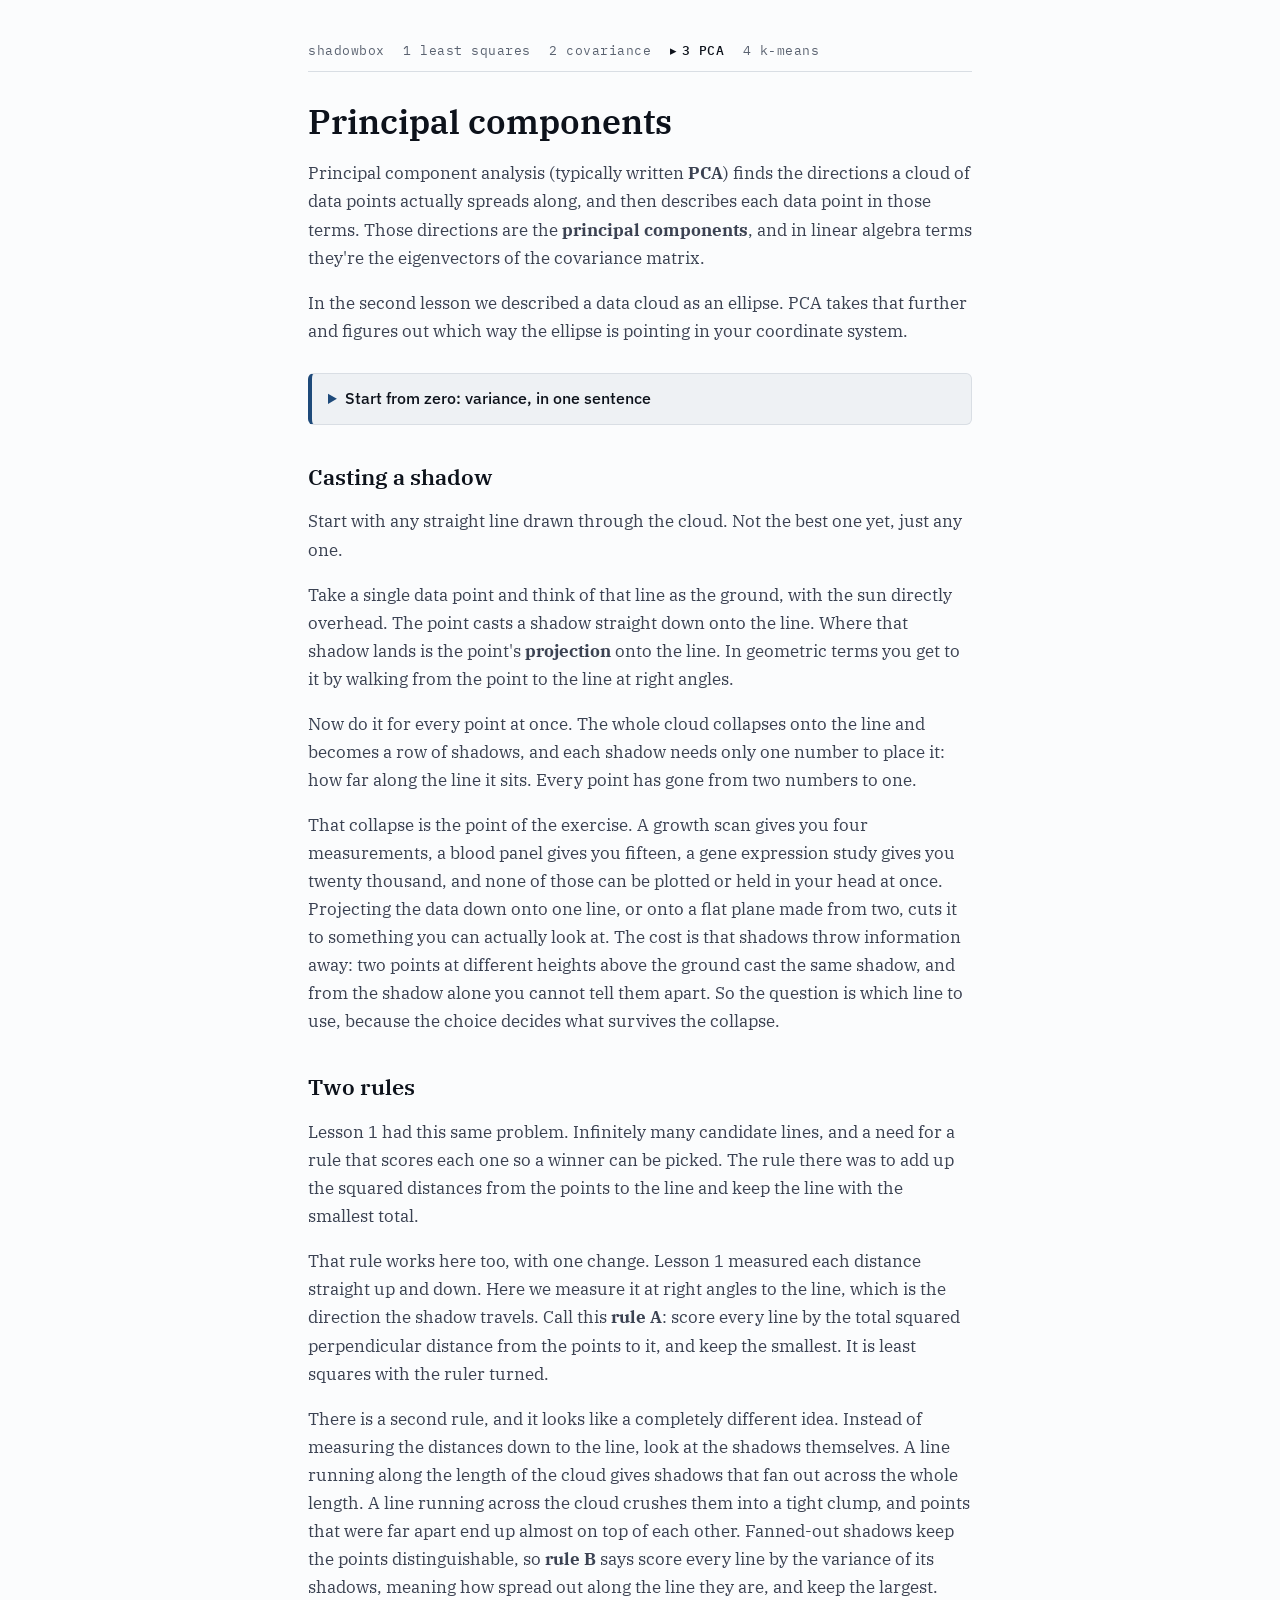
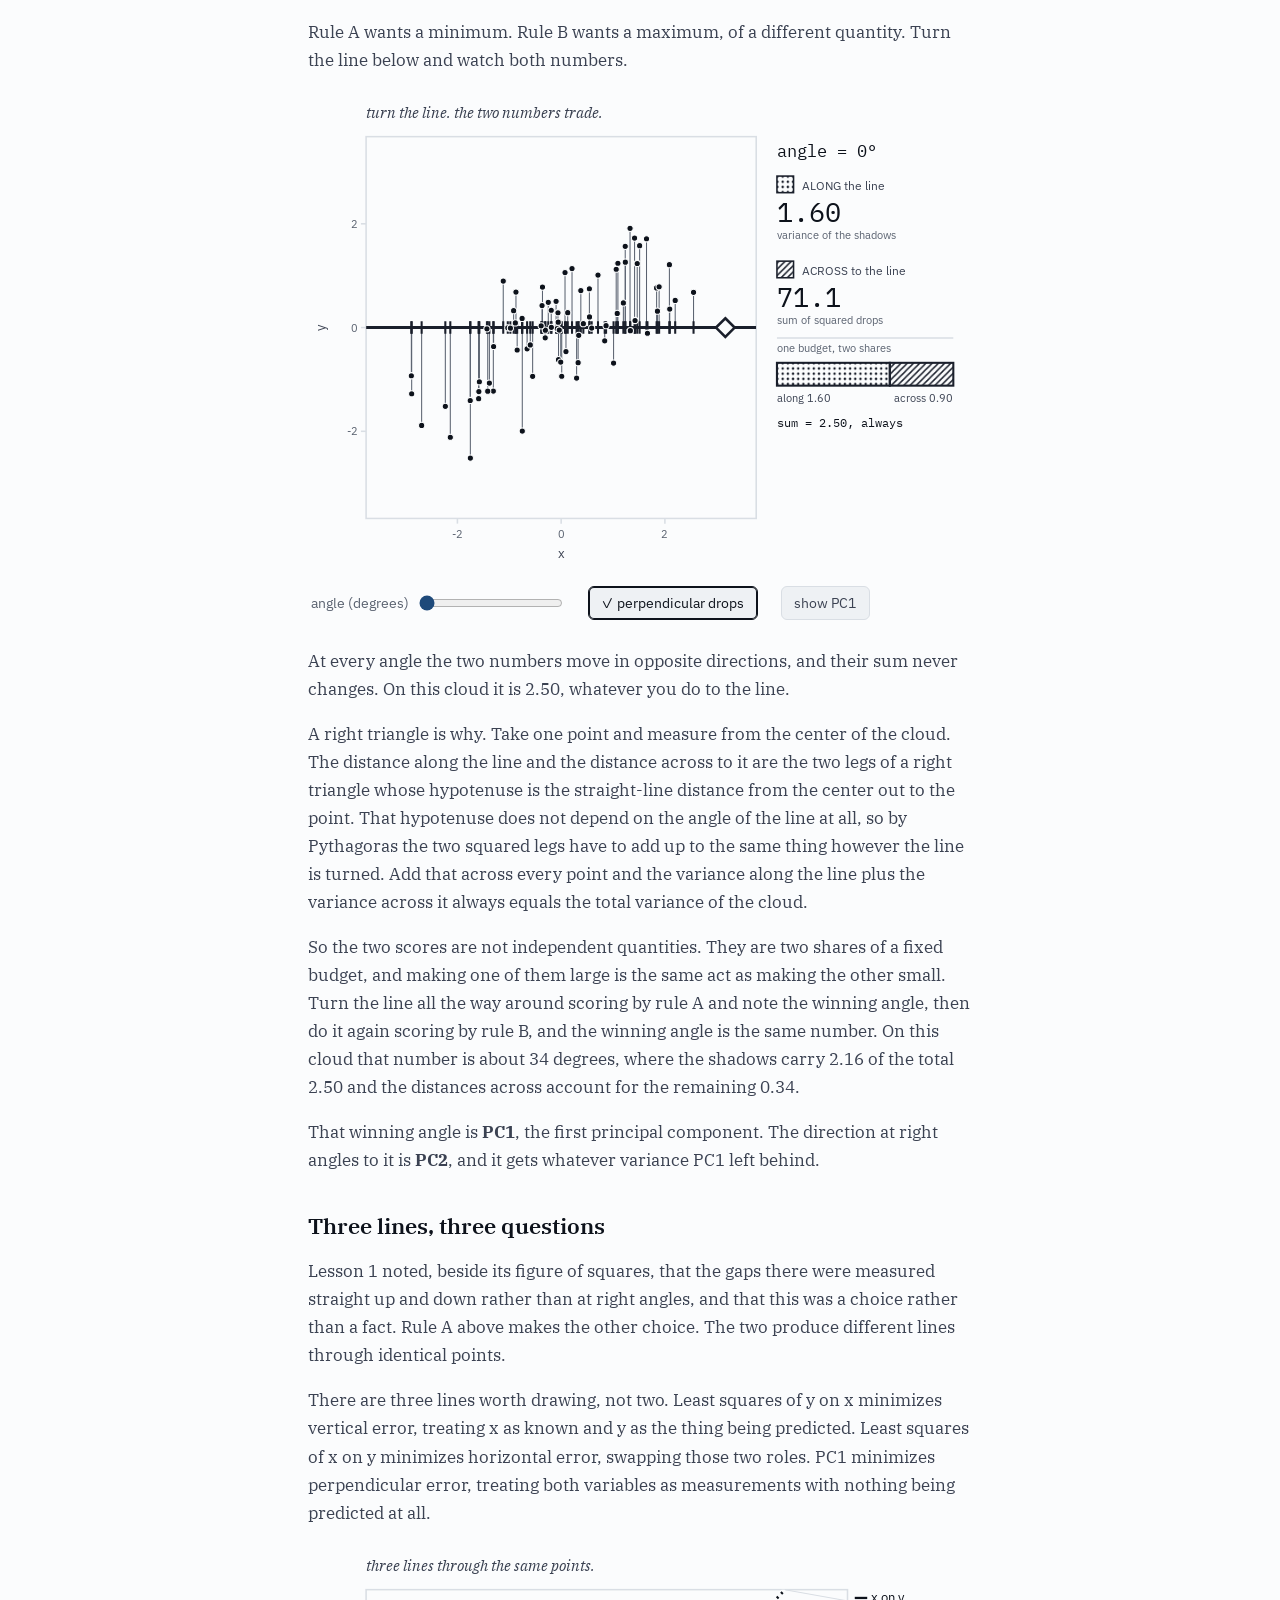
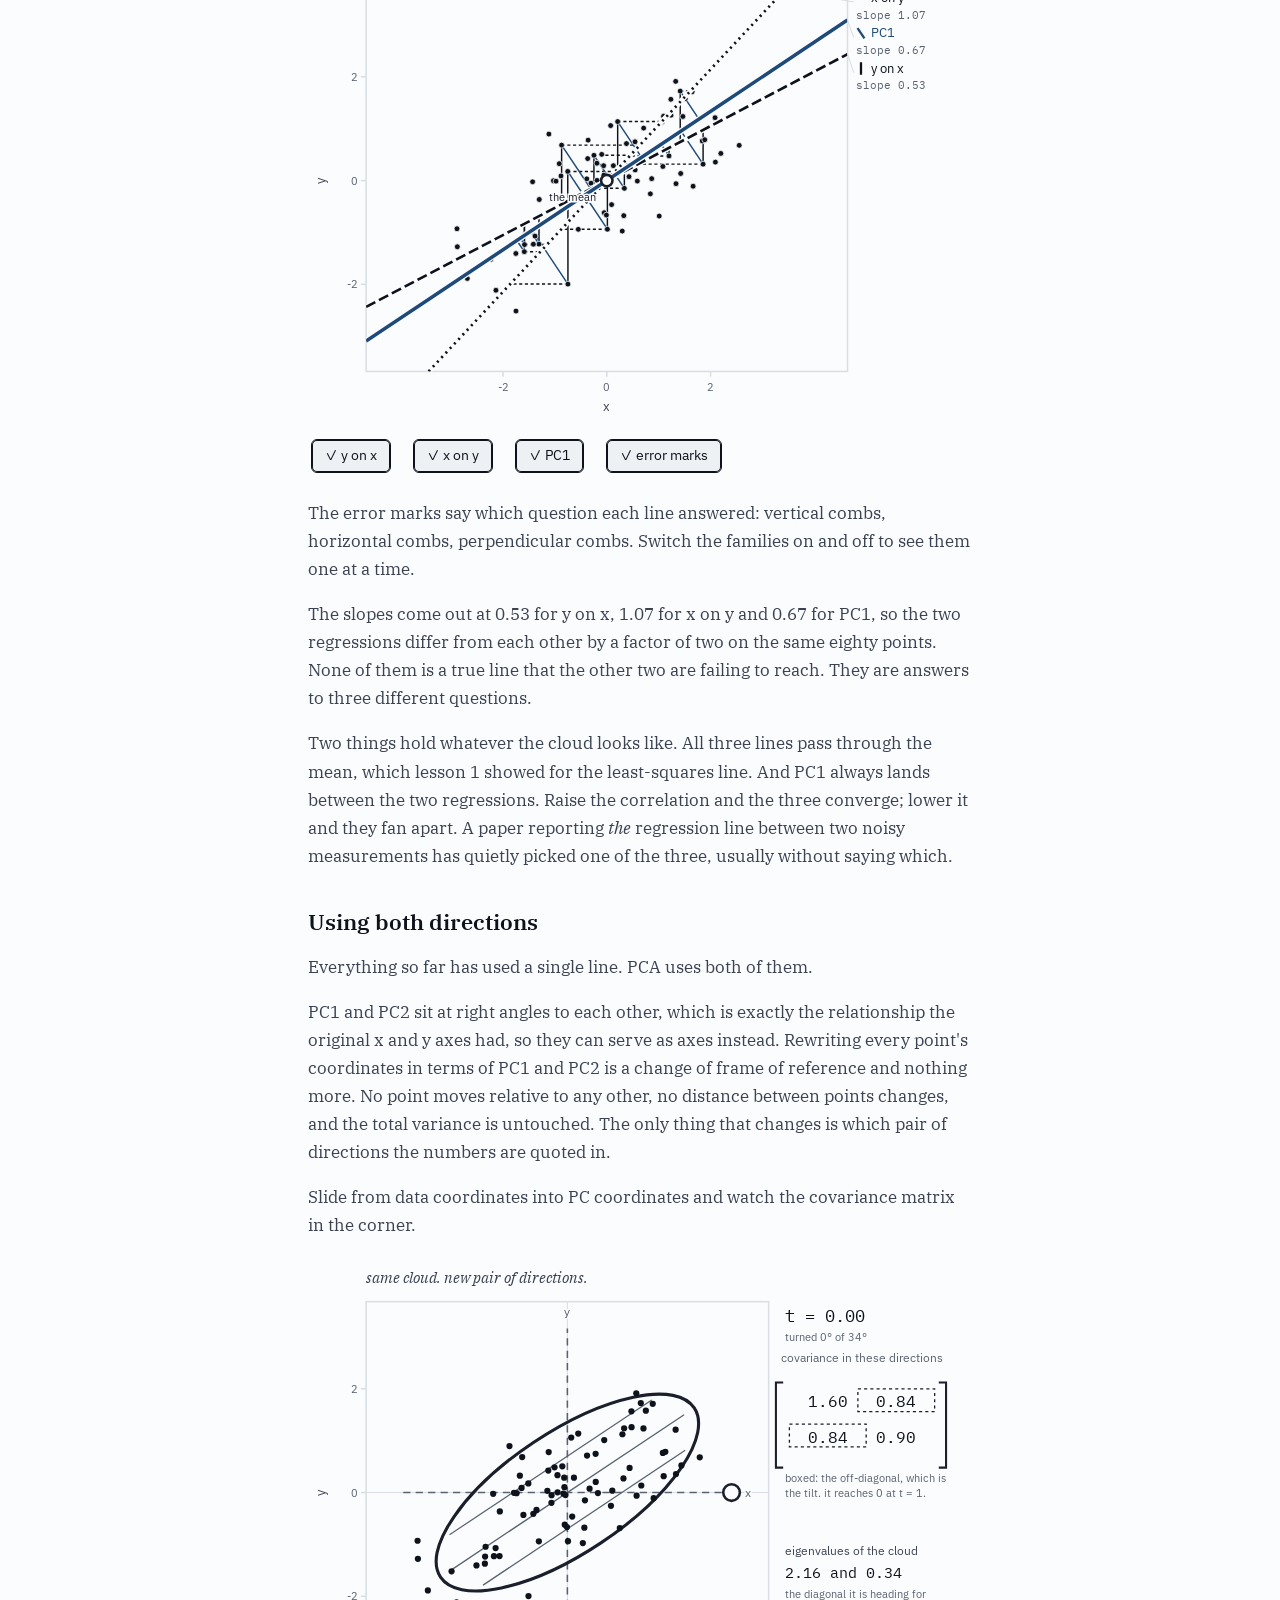
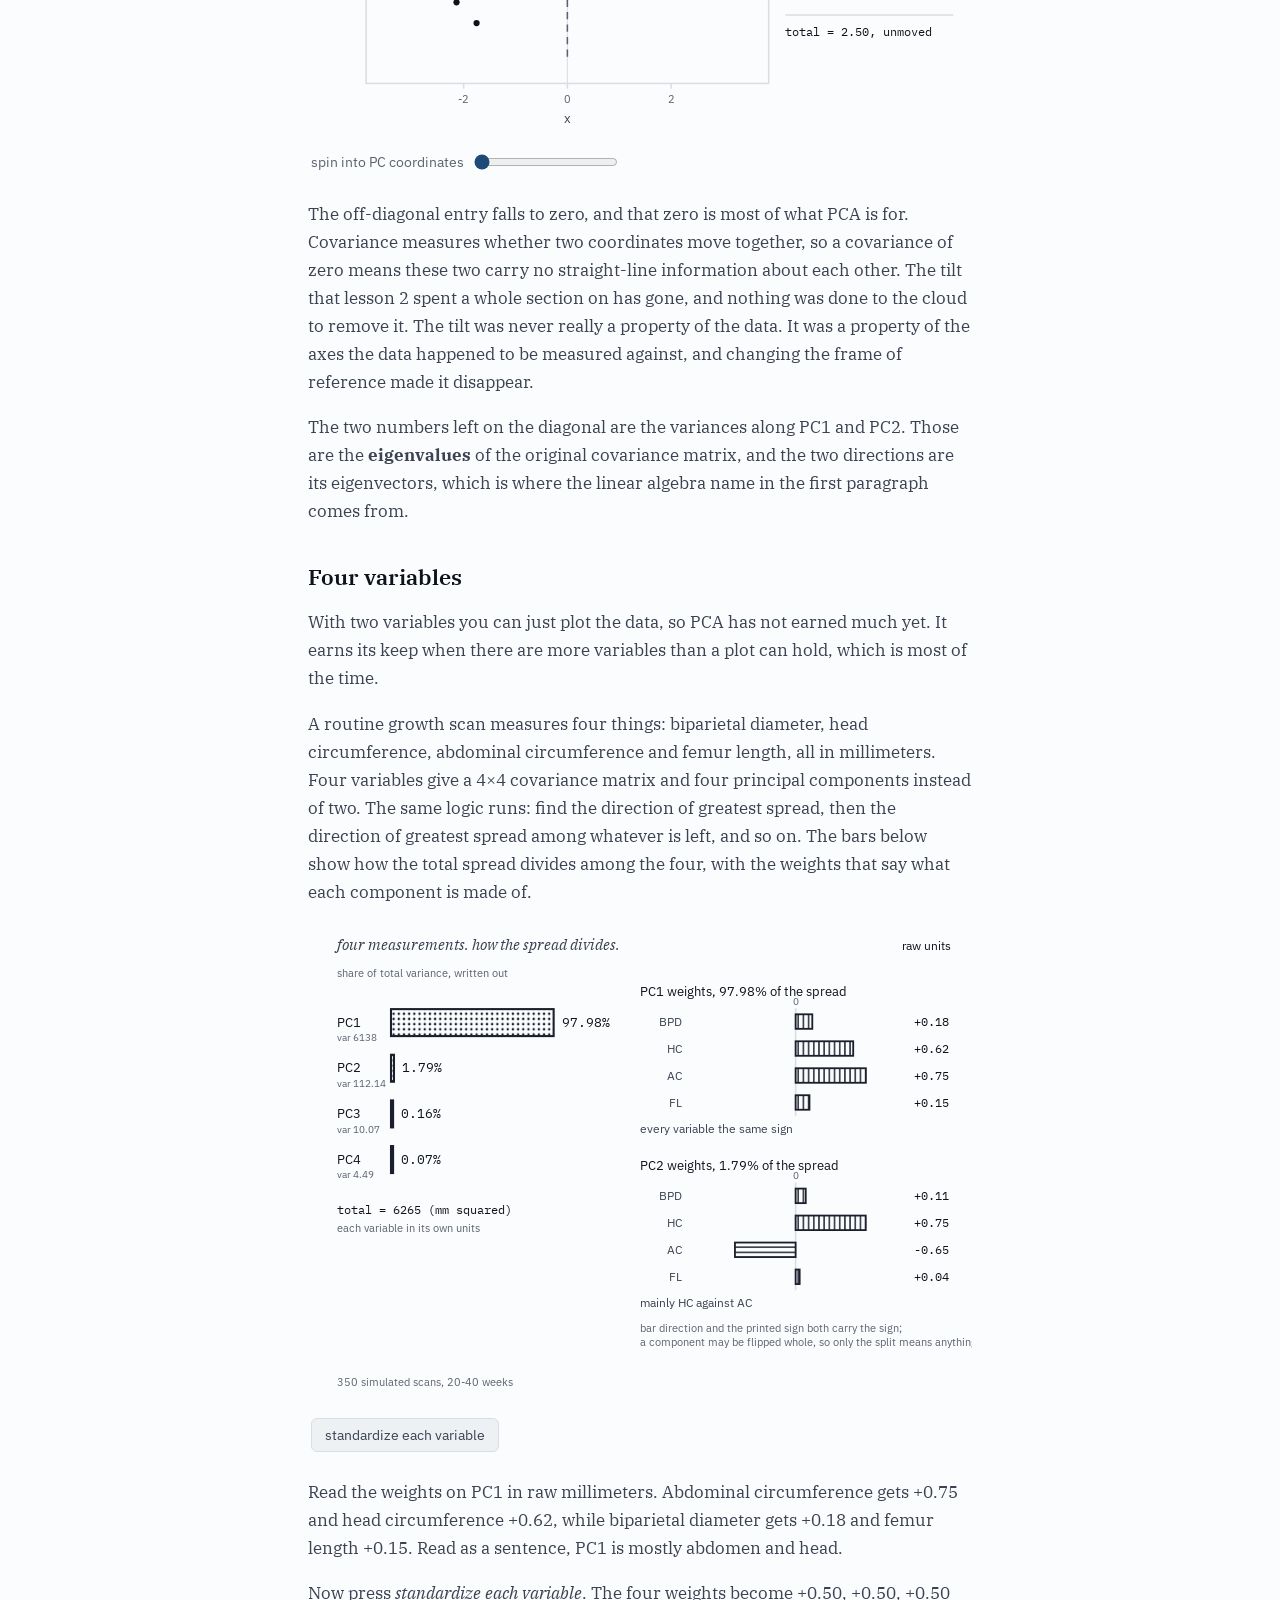
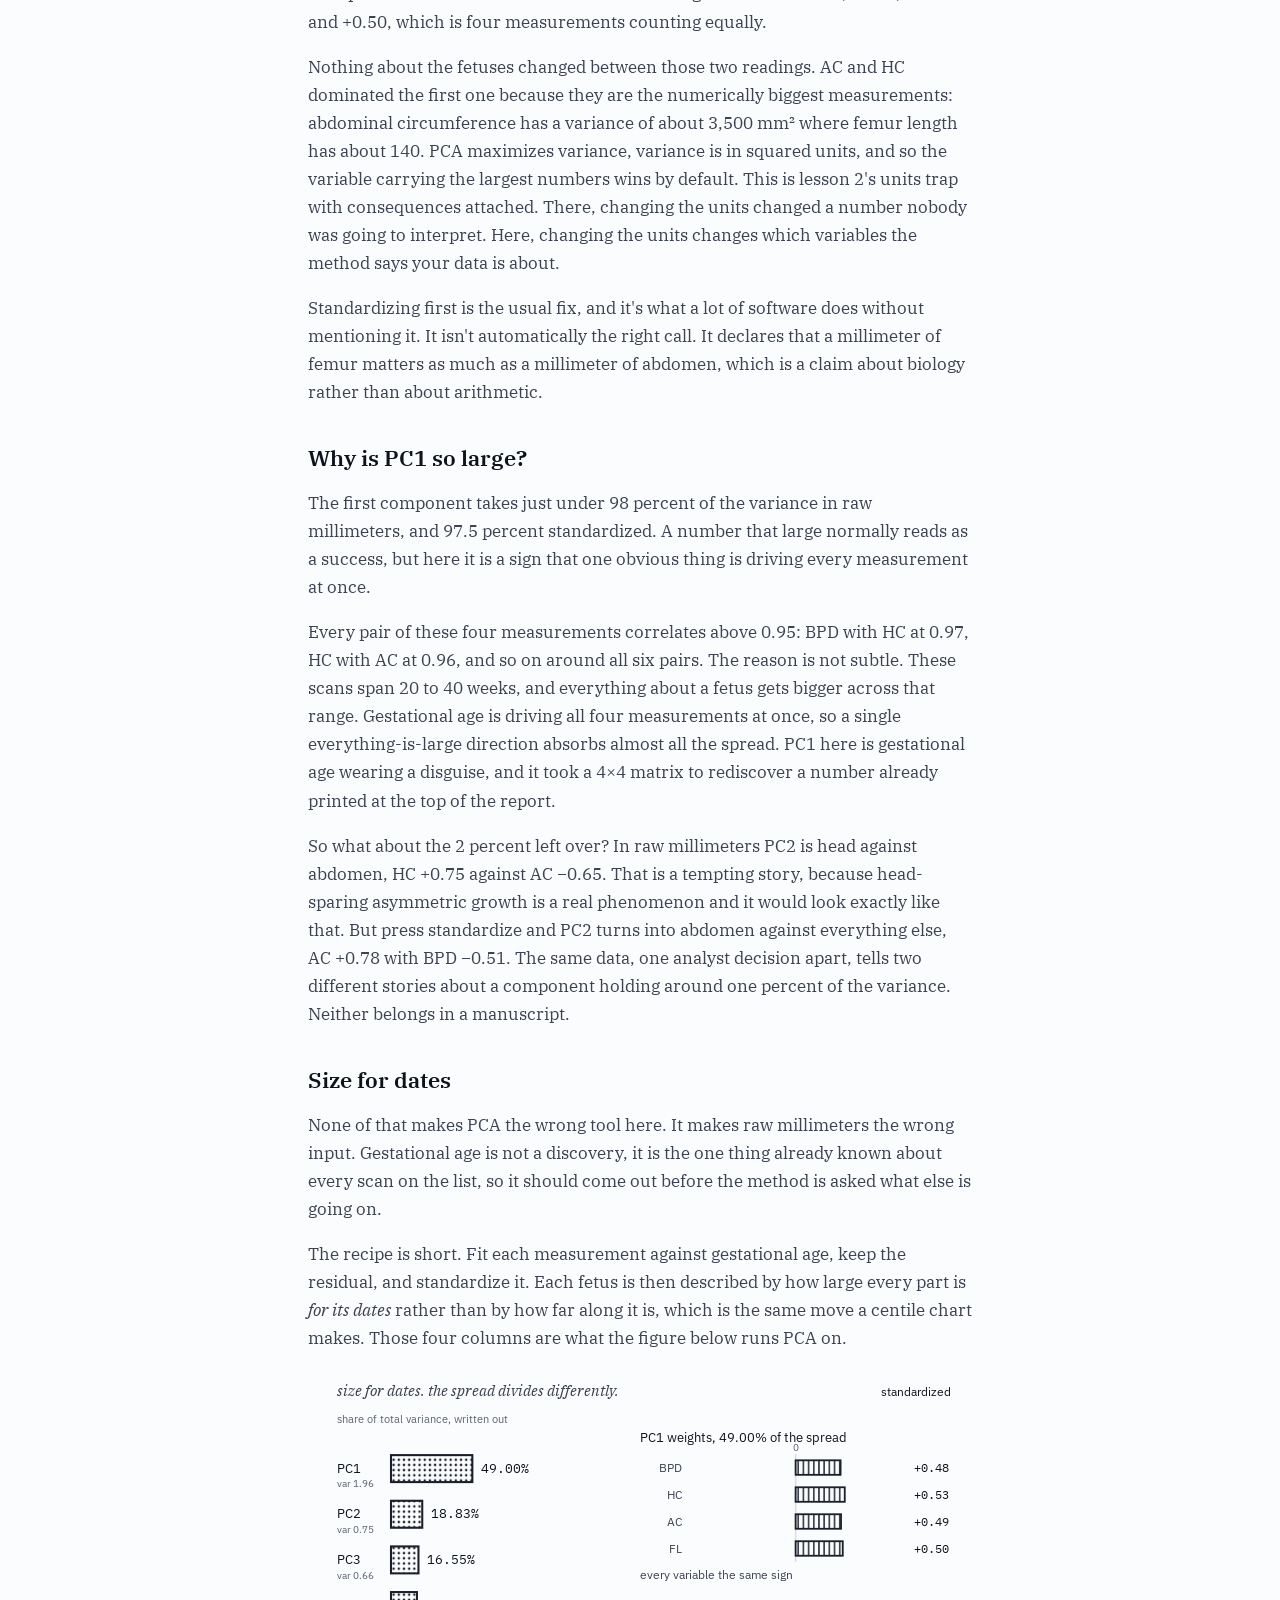
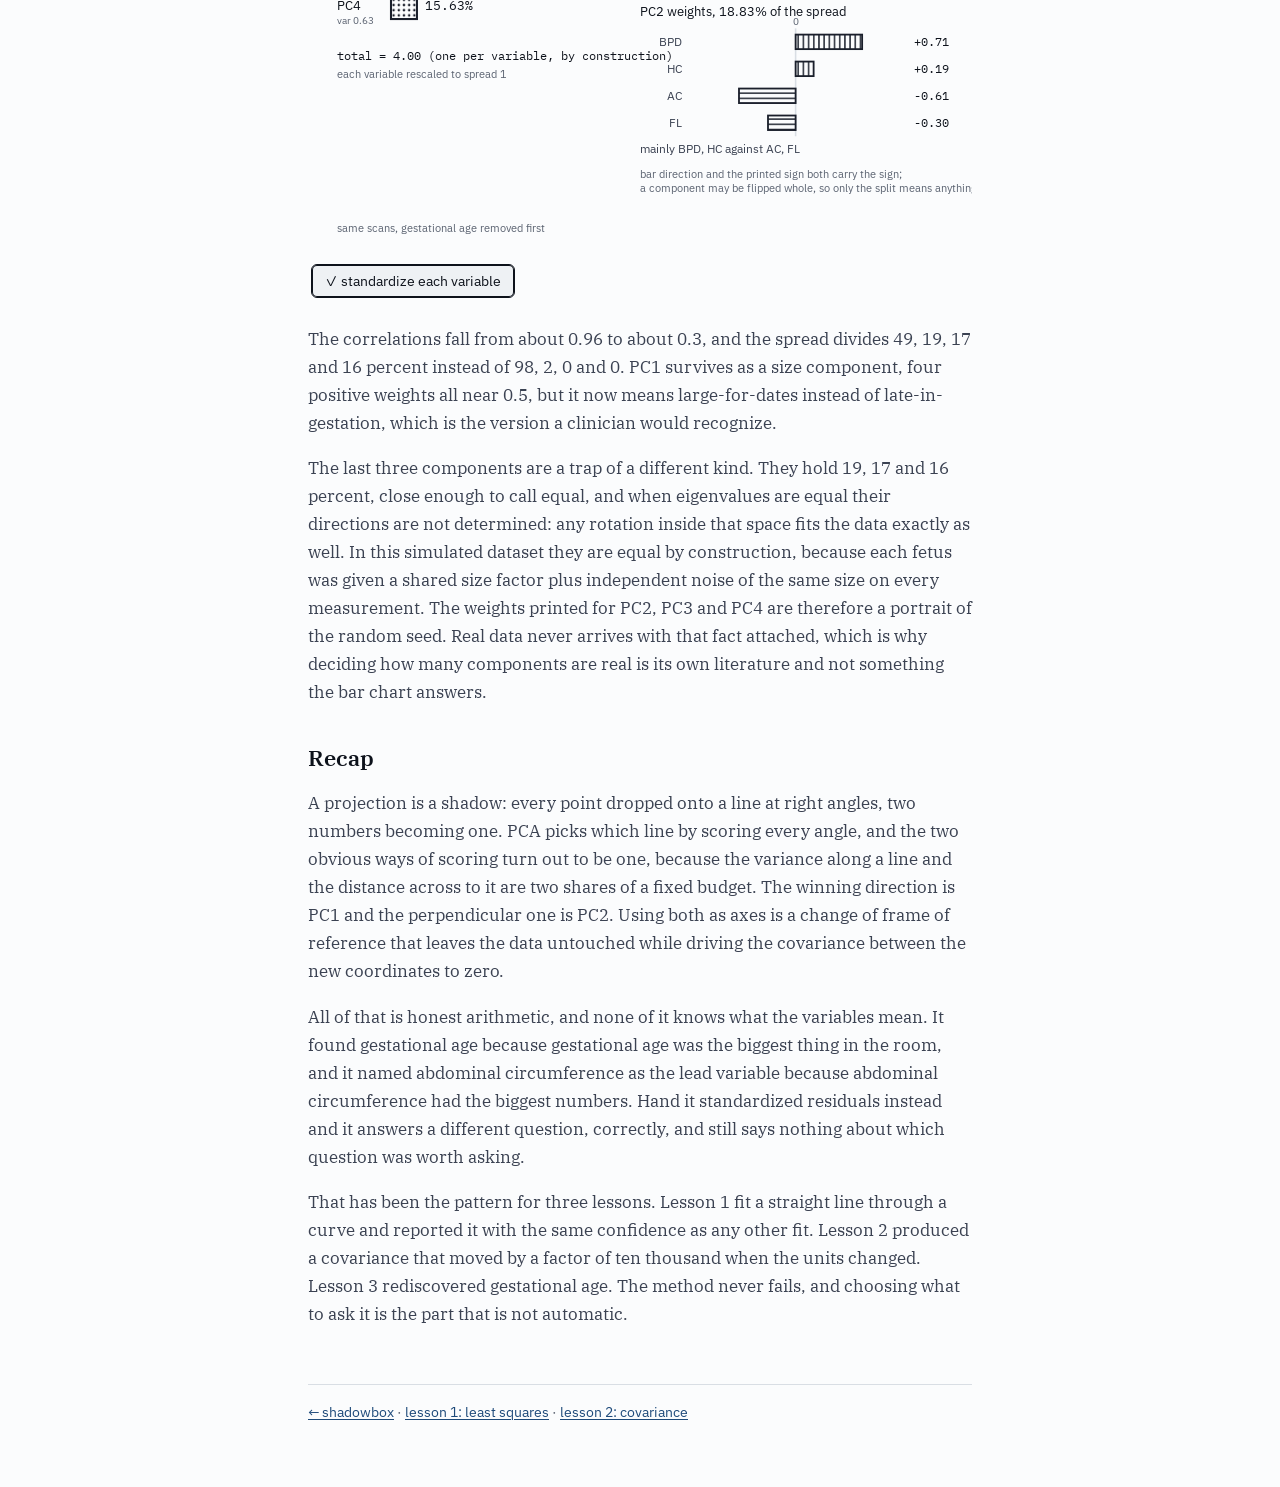
<file: pca.html>
<!DOCTYPE html>
<html lang="en">
<head>
  <meta charset="utf-8">
  <meta name="viewport" content="width=device-width, initial-scale=1">
  <title>PCA - shadowbox</title>
  <meta name="description" content="An interactive essay on principal component analysis: shadows on a line, two scoring rules that turn out to be one, three lines that disagree, and what happens when PCA rediscovers gestational age.">
  <link rel="icon" href="data:image/svg+xml,<svg xmlns=%22http://www.w3.org/2000/svg%22 viewBox=%220 0 16 16%22><rect x=%221%22 y=%221%22 width=%2214%22 height=%2214%22 fill=%22none%22 stroke=%22%231e4a7a%22 stroke-width=%222%22/><circle cx=%225%22 cy=%2211%22 r=%221.6%22 fill=%22%231e4a7a%22/><circle cx=%228%22 cy=%228%22 r=%221.6%22 fill=%22%231e4a7a%22/><circle cx=%2211%22 cy=%225%22 r=%221.6%22 fill=%22%231e4a7a%22/></svg>">
  <link rel="preconnect" href="https://fonts.googleapis.com">
  <link rel="preconnect" href="https://fonts.gstatic.com" crossorigin>
  <link href="https://fonts.googleapis.com/css2?family=IBM+Plex+Mono:wght@400;500&family=IBM+Plex+Sans:wght@400;500&family=IBM+Plex+Serif:ital,wght@0,400;0,600;1,400&display=swap" rel="stylesheet">
  <link rel="stylesheet" href="css/shadowbox.css">
</head>
<body>
  <main class="essay">
    <nav class="trellis" aria-label="lessons">
      <a href="index.html">shadowbox</a>
      <a href="least-squares.html">1 least squares</a>
      <a href="covariance.html">2 covariance</a>
      <span aria-current="page">3 PCA</span>
      <a href="kmeans.html">4 k-means</a>
    </nav>
    <h1>Principal components</h1>

    <p>Principal component analysis (typically written <strong>PCA</strong>)
    finds the directions a cloud of data points actually spreads along, and then
    describes each data point in those terms. Those directions are the
    <strong>principal components</strong>, and in linear algebra terms they're
    the eigenvectors of the covariance matrix.</p>

    <p>In the second lesson we described a data cloud as an ellipse. PCA takes
    that further and figures out which way the ellipse is pointing in your
    coordinate system.</p>

    <details class="from-zero">
      <summary>Start from zero: variance, in one sentence</summary>
      <p>The <strong>variance</strong> of a set of numbers is the average of
      their squared distances from the mean. It measures how spread out they are:
      a batch of nearly identical values has a small variance, and a batch that
      ranges all over has a large one. Lesson 2 has the longer version.</p>
    </details>

    <h2>Casting a shadow</h2>

    <p>Start with any straight line drawn through the cloud. Not the best one
    yet, just any one.</p>

    <p>Take a single data point and think of that line as the ground, with the
    sun directly overhead. The point casts a shadow straight down onto the line.
    Where that shadow lands is the point's <strong>projection</strong> onto the
    line. In geometric terms you get to it by walking from the point to the line
    at right angles.</p>

    <p>Now do it for every point at once. The whole cloud collapses onto the line
    and becomes a row of shadows, and each shadow needs only one number to place
    it: how far along the line it sits. Every point has gone from two numbers to
    one.</p>

    <p>That collapse is the point of the exercise. A growth scan gives you four
    measurements, a blood panel gives you fifteen, a gene expression study gives
    you twenty thousand, and none of those can be plotted or held in your head at
    once. Projecting the data down onto one line, or onto a flat plane made from
    two, cuts it to something you can actually look at. The cost is that shadows
    throw information away: two points at different heights above the ground cast
    the same shadow, and from the shadow alone you cannot tell them apart. So the
    question is which line to use, because the choice decides what survives the
    collapse.</p>

    <h2>Two rules</h2>

    <p>Lesson 1 had this same problem. Infinitely many candidate lines, and a
    need for a rule that scores each one so a winner can be picked. The rule
    there was to add up the squared distances from the points to the line and
    keep the line with the smallest total.</p>

    <p>That rule works here too, with one change. Lesson 1 measured each distance
    straight up and down. Here we measure it at right angles to the line, which
    is the direction the shadow travels. Call this <strong>rule A</strong>: score
    every line by the total squared perpendicular distance from the points to it,
    and keep the smallest. It is least squares with the ruler turned.</p>

    <p>There is a second rule, and it looks like a completely different idea.
    Instead of measuring the distances down to the line, look at the shadows
    themselves. A line running along the length of the cloud gives shadows that
    fan out across the whole length. A line running across the cloud crushes them
    into a tight clump, and points that were far apart end up almost on top of
    each other. Fanned-out shadows keep the points distinguishable, so
    <strong>rule B</strong> says score every line by the variance of its shadows,
    meaning how spread out along the line they are, and keep the largest.</p>

    <p>Rule A wants a minimum. Rule B wants a maximum, of a different quantity.
    Turn the line below and watch both numbers.</p>

    <div class="instrument-mount" id="ap-syn">
<!-- poster:axis-projector-synthetic -->
<!-- generated by tools/poster.mjs -->
<svg viewBox="0 0 640 460" xmlns="http://www.w3.org/2000/svg" role="img" font-family="'IBM Plex Sans', Arial, sans-serif">
<title>A point cloud with one rotatable line through it: each point casts a shadow onto the line and drops a perpendicular to it, and two readouts show the variance of the shadows and the total squared distance of the drops, which always sum to the same total.</title>
<defs><clipPath id="sb-ap-syn-clip"><rect x="56" y="44" width="376" height="368"/></clipPath><pattern id="sb-ap-syn-screen" width="5" height="5" patternUnits="userSpaceOnUse"><circle cx="2.5" cy="2.5" r="1.2" fill="var(--ink)"/></pattern><pattern id="sb-ap-syn-hatch" width="6" height="6" patternUnits="userSpaceOnUse"><path d="M-1 1L1 -1M0 6L6 0M5 7L7 5" stroke="var(--ink)" stroke-width="1.4"/></pattern></defs>
<rect x="56" y="44" width="376" height="368" fill="none" stroke="var(--border)" stroke-width="1.5"/>
<line x1="144" y1="412" x2="144" y2="417" stroke="var(--border)" stroke-width="1.5"/>
<text x="144" y="431" text-anchor="middle" font-size="11" fill="var(--text-light)">-2</text>
<line x1="244" y1="412" x2="244" y2="417" stroke="var(--border)" stroke-width="1.5"/>
<text x="244" y="431" text-anchor="middle" font-size="11" fill="var(--text-light)">0</text>
<line x1="344" y1="412" x2="344" y2="417" stroke="var(--border)" stroke-width="1.5"/>
<text x="344" y="431" text-anchor="middle" font-size="11" fill="var(--text-light)">2</text>
<line x1="51" y1="328" x2="56" y2="328" stroke="var(--border)" stroke-width="1.5"/>
<text x="48" y="332" text-anchor="end" font-size="11" fill="var(--text-light)">-2</text>
<line x1="51" y1="228" x2="56" y2="228" stroke="var(--border)" stroke-width="1.5"/>
<text x="48" y="232" text-anchor="end" font-size="11" fill="var(--text-light)">0</text>
<line x1="51" y1="128" x2="56" y2="128" stroke="var(--border)" stroke-width="1.5"/>
<text x="48" y="132" text-anchor="end" font-size="11" fill="var(--text-light)">2</text>
<text x="56" y="26" font-size="14" fill="var(--text)" font-family="'IBM Plex Serif', Georgia, serif" font-style="italic">turn the line. the two numbers trade.</text>
<text x="244" y="450" text-anchor="middle" font-size="13" fill="var(--text)">x</text>
<text x="16" y="228" text-anchor="middle" font-size="13" fill="var(--text)" transform="rotate(-90 16 228)">y</text>
<g clip-path="url(#sb-ap-syn-clip)">
<line data-role="drop" x1="244.57" y1="274.91" x2="244.57" y2="228" stroke="var(--text-light)" stroke-width="1"/>
<line data-role="drop" x1="109.53" y1="322.37" x2="109.53" y2="228" stroke="var(--text-light)" stroke-width="1"/>
<line data-role="drop" x1="240.11" y1="228.97" x2="240.11" y2="228" stroke="var(--text-light)" stroke-width="1"/>
<line data-role="drop" x1="298.06" y1="214.42" x2="298.06" y2="228" stroke="var(--text-light)" stroke-width="1"/>
<line data-role="drop" x1="228.64" y1="237.88" x2="228.64" y2="228" stroke="var(--text-light)" stroke-width="1"/>
<line data-role="drop" x1="348.34" y1="167.4" x2="348.34" y2="228" stroke="var(--text-light)" stroke-width="1"/>
<line data-role="drop" x1="314.77" y1="141.78" x2="314.77" y2="228" stroke="var(--text-light)" stroke-width="1"/>
<line data-role="drop" x1="336.01" y1="189.83" x2="336.01" y2="228" stroke="var(--text-light)" stroke-width="1"/>
<line data-role="drop" x1="327.19" y1="233.47" x2="327.19" y2="228" stroke="var(--text-light)" stroke-width="1"/>
<line data-role="drop" x1="317.33" y1="166.25" x2="317.33" y2="228" stroke="var(--text-light)" stroke-width="1"/>
<line data-role="drop" x1="262.97" y1="192.38" x2="262.97" y2="228" stroke="var(--text-light)" stroke-width="1"/>
<line data-role="drop" x1="178.9" y1="246.24" x2="178.9" y2="228" stroke="var(--text-light)" stroke-width="1"/>
<line data-role="drop" x1="303.97" y1="204.28" x2="303.97" y2="228" stroke="var(--text-light)" stroke-width="1"/>
<line data-role="drop" x1="305.87" y1="165.01" x2="305.87" y2="228" stroke="var(--text-light)" stroke-width="1"/>
<line data-role="drop" x1="228.77" y1="230.51" x2="228.77" y2="228" stroke="var(--text-light)" stroke-width="1"/>
<line data-role="drop" x1="241.47" y1="259" x2="241.47" y2="228" stroke="var(--text-light)" stroke-width="1"/>
<line data-role="drop" x1="371.61" y1="194.08" x2="371.61" y2="228" stroke="var(--text-light)" stroke-width="1"/>
<line data-role="drop" x1="338.43" y1="188.69" x2="338.43" y2="228" stroke="var(--text-light)" stroke-width="1"/>
<line data-role="drop" x1="231.6" y1="203.65" x2="231.6" y2="228" stroke="var(--text-light)" stroke-width="1"/>
<line data-role="drop" x1="201.61" y1="249.62" x2="201.61" y2="228" stroke="var(--text-light)" stroke-width="1"/>
<line data-role="drop" x1="294.53" y1="262.21" x2="294.53" y2="228" stroke="var(--text-light)" stroke-width="1"/>
<line data-role="drop" x1="234.45" y1="211.3" x2="234.45" y2="228" stroke="var(--text-light)" stroke-width="1"/>
<line data-role="drop" x1="165.18" y1="280.25" x2="165.18" y2="228" stroke="var(--text-light)" stroke-width="1"/>
<line data-role="drop" x1="310.4" y1="132.4" x2="310.4" y2="228" stroke="var(--text-light)" stroke-width="1"/>
<line data-role="drop" x1="206.37" y1="219.18" x2="206.37" y2="228" stroke="var(--text-light)" stroke-width="1"/>
<line data-role="drop" x1="279.51" y1="177.44" x2="279.51" y2="228" stroke="var(--text-light)" stroke-width="1"/>
<line data-role="drop" x1="156.48" y1="353.77" x2="156.48" y2="228" stroke="var(--text-light)" stroke-width="1"/>
<line data-role="drop" x1="225.59" y1="206.81" x2="225.59" y2="228" stroke="var(--text-light)" stroke-width="1"/>
<line data-role="drop" x1="271.22" y1="190.63" x2="271.22" y2="228" stroke="var(--text-light)" stroke-width="1"/>
<line data-role="drop" x1="137.16" y1="333.75" x2="137.16" y2="228" stroke="var(--text-light)" stroke-width="1"/>
<line data-role="drop" x1="234.56" y1="227.78" x2="234.56" y2="228" stroke="var(--text-light)" stroke-width="1"/>
<line data-role="drop" x1="348.67" y1="210.22" x2="348.67" y2="228" stroke="var(--text-light)" stroke-width="1"/>
<line data-role="drop" x1="287.29" y1="226.16" x2="287.29" y2="228" stroke="var(--text-light)" stroke-width="1"/>
<line data-role="drop" x1="353.93" y1="201.84" x2="353.93" y2="228" stroke="var(--text-light)" stroke-width="1"/>
<line data-role="drop" x1="297.06" y1="171.8" x2="297.06" y2="228" stroke="var(--text-light)" stroke-width="1"/>
<line data-role="drop" x1="226" y1="189.03" x2="226" y2="228" stroke="var(--text-light)" stroke-width="1"/>
<line data-role="drop" x1="260.93" y1="235.49" x2="260.93" y2="228" stroke="var(--text-light)" stroke-width="1"/>
<line data-role="drop" x1="265.4" y1="224.24" x2="265.4" y2="228" stroke="var(--text-light)" stroke-width="1"/>
<line data-role="drop" x1="241.15" y1="222.79" x2="241.15" y2="228" stroke="var(--text-light)" stroke-width="1"/>
<line data-role="drop" x1="273.43" y1="228.49" x2="273.43" y2="228" stroke="var(--text-light)" stroke-width="1"/>
<line data-role="drop" x1="285.99" y1="240.8" x2="285.99" y2="228" stroke="var(--text-light)" stroke-width="1"/>
<line data-role="drop" x1="240.93" y1="213.71" x2="240.93" y2="228" stroke="var(--text-light)" stroke-width="1"/>
<line data-role="drop" x1="178.63" y1="289.26" x2="178.63" y2="228" stroke="var(--text-light)" stroke-width="1"/>
<line data-role="drop" x1="258.9" y1="276.7" x2="258.9" y2="228" stroke="var(--text-light)" stroke-width="1"/>
<line data-role="drop" x1="310.71" y1="231" x2="310.71" y2="228" stroke="var(--text-light)" stroke-width="1"/>
<line data-role="drop" x1="173.24" y1="289.33" x2="173.24" y2="228" stroke="var(--text-light)" stroke-width="1"/>
<line data-role="drop" x1="132.37" y1="303.93" x2="132.37" y2="228" stroke="var(--text-light)" stroke-width="1"/>
<line data-role="drop" x1="239.12" y1="202.77" x2="239.12" y2="228" stroke="var(--text-light)" stroke-width="1"/>
<line data-role="drop" x1="200.44" y1="193.84" x2="200.44" y2="228" stroke="var(--text-light)" stroke-width="1"/>
<line data-role="drop" x1="243.61" y1="261.28" x2="243.61" y2="228" stroke="var(--text-light)" stroke-width="1"/>
<line data-role="drop" x1="271.34" y1="217.79" x2="271.34" y2="228" stroke="var(--text-light)" stroke-width="1"/>
<line data-role="drop" x1="99.93" y1="291.83" x2="99.93" y2="228" stroke="var(--text-light)" stroke-width="1"/>
<line data-role="drop" x1="247.73" y1="175.01" x2="247.73" y2="228" stroke="var(--text-light)" stroke-width="1"/>
<line data-role="drop" x1="216.52" y1="274.99" x2="216.52" y2="228" stroke="var(--text-light)" stroke-width="1"/>
<line data-role="drop" x1="206.54" y1="327.8" x2="206.54" y2="228" stroke="var(--text-light)" stroke-width="1"/>
<line data-role="drop" x1="224.73" y1="226.34" x2="224.73" y2="228" stroke="var(--text-light)" stroke-width="1"/>
<line data-role="drop" x1="242.19" y1="230.47" x2="242.19" y2="228" stroke="var(--text-light)" stroke-width="1"/>
<line data-role="drop" x1="305.76" y1="149.68" x2="305.76" y2="228" stroke="var(--text-light)" stroke-width="1"/>
<line data-role="drop" x1="260.36" y1="261.81" x2="260.36" y2="228" stroke="var(--text-light)" stroke-width="1"/>
<line data-role="drop" x1="199.85" y1="223.58" x2="199.85" y2="228" stroke="var(--text-light)" stroke-width="1"/>
<line data-role="drop" x1="164.7" y1="289.72" x2="164.7" y2="228" stroke="var(--text-light)" stroke-width="1"/>
<line data-role="drop" x1="192.56" y1="228.21" x2="192.56" y2="228" stroke="var(--text-light)" stroke-width="1"/>
<line data-role="drop" x1="188.19" y1="183.19" x2="188.19" y2="228" stroke="var(--text-light)" stroke-width="1"/>
<line data-role="drop" x1="156.37" y1="298.29" x2="156.37" y2="228" stroke="var(--text-light)" stroke-width="1"/>
<line data-role="drop" x1="326.28" y1="142.43" x2="326.28" y2="228" stroke="var(--text-light)" stroke-width="1"/>
<line data-role="drop" x1="319.64" y1="149.09" x2="319.64" y2="228" stroke="var(--text-light)" stroke-width="1"/>
<line data-role="drop" x1="254.48" y1="171.15" x2="254.48" y2="228" stroke="var(--text-light)" stroke-width="1"/>
<line data-role="drop" x1="211.19" y1="248.51" x2="211.19" y2="228" stroke="var(--text-light)" stroke-width="1"/>
<line data-role="drop" x1="99.61" y1="274.46" x2="99.61" y2="228" stroke="var(--text-light)" stroke-width="1"/>
<line data-role="drop" x1="315.24" y1="221.21" x2="315.24" y2="228" stroke="var(--text-light)" stroke-width="1"/>
<line data-role="drop" x1="248.64" y1="251.19" x2="248.64" y2="228" stroke="var(--text-light)" stroke-width="1"/>
<line data-role="drop" x1="172.48" y1="229.2" x2="172.48" y2="228" stroke="var(--text-light)" stroke-width="1"/>
<line data-role="drop" x1="164.48" y1="296.57" x2="164.48" y2="228" stroke="var(--text-light)" stroke-width="1"/>
<line data-role="drop" x1="250.33" y1="213.68" x2="250.33" y2="228" stroke="var(--text-light)" stroke-width="1"/>
<line data-role="drop" x1="195.06" y1="228.58" x2="195.06" y2="228" stroke="var(--text-light)" stroke-width="1"/>
<line data-role="drop" x1="298.7" y1="166.02" x2="298.7" y2="228" stroke="var(--text-light)" stroke-width="1"/>
<line data-role="drop" x1="214.24" y1="244.76" x2="214.24" y2="228" stroke="var(--text-light)" stroke-width="1"/>
<line data-role="drop" x1="174.83" y1="281.53" x2="174.83" y2="228" stroke="var(--text-light)" stroke-width="1"/>
<line data-role="drop" x1="336.82" y1="212.19" x2="336.82" y2="228" stroke="var(--text-light)" stroke-width="1"/>
<line data-role="drop" x1="198.19" y1="211.75" x2="198.19" y2="228" stroke="var(--text-light)" stroke-width="1"/>
<line data-drag="angle" x1="56" y1="228" x2="432" y2="228" stroke="transparent" stroke-width="22" style="cursor:grab"/>
<line data-role="axis" x1="56" y1="228" x2="432" y2="228" stroke="var(--ink)" stroke-width="3" pointer-events="none"/>
<line data-role="shadow-tick" x1="244.57" y1="234" x2="244.57" y2="222" stroke="var(--ink)" stroke-width="2"/>
<line data-role="shadow-tick" x1="109.53" y1="234" x2="109.53" y2="222" stroke="var(--ink)" stroke-width="2"/>
<line data-role="shadow-tick" x1="240.11" y1="234" x2="240.11" y2="222" stroke="var(--ink)" stroke-width="2"/>
<line data-role="shadow-tick" x1="298.06" y1="234" x2="298.06" y2="222" stroke="var(--ink)" stroke-width="2"/>
<line data-role="shadow-tick" x1="228.64" y1="234" x2="228.64" y2="222" stroke="var(--ink)" stroke-width="2"/>
<line data-role="shadow-tick" x1="348.34" y1="234" x2="348.34" y2="222" stroke="var(--ink)" stroke-width="2"/>
<line data-role="shadow-tick" x1="314.77" y1="234" x2="314.77" y2="222" stroke="var(--ink)" stroke-width="2"/>
<line data-role="shadow-tick" x1="336.01" y1="234" x2="336.01" y2="222" stroke="var(--ink)" stroke-width="2"/>
<line data-role="shadow-tick" x1="327.19" y1="234" x2="327.19" y2="222" stroke="var(--ink)" stroke-width="2"/>
<line data-role="shadow-tick" x1="317.33" y1="234" x2="317.33" y2="222" stroke="var(--ink)" stroke-width="2"/>
<line data-role="shadow-tick" x1="262.97" y1="234" x2="262.97" y2="222" stroke="var(--ink)" stroke-width="2"/>
<line data-role="shadow-tick" x1="178.9" y1="234" x2="178.9" y2="222" stroke="var(--ink)" stroke-width="2"/>
<line data-role="shadow-tick" x1="303.97" y1="234" x2="303.97" y2="222" stroke="var(--ink)" stroke-width="2"/>
<line data-role="shadow-tick" x1="305.87" y1="234" x2="305.87" y2="222" stroke="var(--ink)" stroke-width="2"/>
<line data-role="shadow-tick" x1="228.77" y1="234" x2="228.77" y2="222" stroke="var(--ink)" stroke-width="2"/>
<line data-role="shadow-tick" x1="241.47" y1="234" x2="241.47" y2="222" stroke="var(--ink)" stroke-width="2"/>
<line data-role="shadow-tick" x1="371.61" y1="234" x2="371.61" y2="222" stroke="var(--ink)" stroke-width="2"/>
<line data-role="shadow-tick" x1="338.43" y1="234" x2="338.43" y2="222" stroke="var(--ink)" stroke-width="2"/>
<line data-role="shadow-tick" x1="231.6" y1="234" x2="231.6" y2="222" stroke="var(--ink)" stroke-width="2"/>
<line data-role="shadow-tick" x1="201.61" y1="234" x2="201.61" y2="222" stroke="var(--ink)" stroke-width="2"/>
<line data-role="shadow-tick" x1="294.53" y1="234" x2="294.53" y2="222" stroke="var(--ink)" stroke-width="2"/>
<line data-role="shadow-tick" x1="234.45" y1="234" x2="234.45" y2="222" stroke="var(--ink)" stroke-width="2"/>
<line data-role="shadow-tick" x1="165.18" y1="234" x2="165.18" y2="222" stroke="var(--ink)" stroke-width="2"/>
<line data-role="shadow-tick" x1="310.4" y1="234" x2="310.4" y2="222" stroke="var(--ink)" stroke-width="2"/>
<line data-role="shadow-tick" x1="206.37" y1="234" x2="206.37" y2="222" stroke="var(--ink)" stroke-width="2"/>
<line data-role="shadow-tick" x1="279.51" y1="234" x2="279.51" y2="222" stroke="var(--ink)" stroke-width="2"/>
<line data-role="shadow-tick" x1="156.48" y1="234" x2="156.48" y2="222" stroke="var(--ink)" stroke-width="2"/>
<line data-role="shadow-tick" x1="225.59" y1="234" x2="225.59" y2="222" stroke="var(--ink)" stroke-width="2"/>
<line data-role="shadow-tick" x1="271.22" y1="234" x2="271.22" y2="222" stroke="var(--ink)" stroke-width="2"/>
<line data-role="shadow-tick" x1="137.16" y1="234" x2="137.16" y2="222" stroke="var(--ink)" stroke-width="2"/>
<line data-role="shadow-tick" x1="234.56" y1="234" x2="234.56" y2="222" stroke="var(--ink)" stroke-width="2"/>
<line data-role="shadow-tick" x1="348.67" y1="234" x2="348.67" y2="222" stroke="var(--ink)" stroke-width="2"/>
<line data-role="shadow-tick" x1="287.29" y1="234" x2="287.29" y2="222" stroke="var(--ink)" stroke-width="2"/>
<line data-role="shadow-tick" x1="353.93" y1="234" x2="353.93" y2="222" stroke="var(--ink)" stroke-width="2"/>
<line data-role="shadow-tick" x1="297.06" y1="234" x2="297.06" y2="222" stroke="var(--ink)" stroke-width="2"/>
<line data-role="shadow-tick" x1="226" y1="234" x2="226" y2="222" stroke="var(--ink)" stroke-width="2"/>
<line data-role="shadow-tick" x1="260.93" y1="234" x2="260.93" y2="222" stroke="var(--ink)" stroke-width="2"/>
<line data-role="shadow-tick" x1="265.4" y1="234" x2="265.4" y2="222" stroke="var(--ink)" stroke-width="2"/>
<line data-role="shadow-tick" x1="241.15" y1="234" x2="241.15" y2="222" stroke="var(--ink)" stroke-width="2"/>
<line data-role="shadow-tick" x1="273.43" y1="234" x2="273.43" y2="222" stroke="var(--ink)" stroke-width="2"/>
<line data-role="shadow-tick" x1="285.99" y1="234" x2="285.99" y2="222" stroke="var(--ink)" stroke-width="2"/>
<line data-role="shadow-tick" x1="240.93" y1="234" x2="240.93" y2="222" stroke="var(--ink)" stroke-width="2"/>
<line data-role="shadow-tick" x1="178.63" y1="234" x2="178.63" y2="222" stroke="var(--ink)" stroke-width="2"/>
<line data-role="shadow-tick" x1="258.9" y1="234" x2="258.9" y2="222" stroke="var(--ink)" stroke-width="2"/>
<line data-role="shadow-tick" x1="310.71" y1="234" x2="310.71" y2="222" stroke="var(--ink)" stroke-width="2"/>
<line data-role="shadow-tick" x1="173.24" y1="234" x2="173.24" y2="222" stroke="var(--ink)" stroke-width="2"/>
<line data-role="shadow-tick" x1="132.37" y1="234" x2="132.37" y2="222" stroke="var(--ink)" stroke-width="2"/>
<line data-role="shadow-tick" x1="239.12" y1="234" x2="239.12" y2="222" stroke="var(--ink)" stroke-width="2"/>
<line data-role="shadow-tick" x1="200.44" y1="234" x2="200.44" y2="222" stroke="var(--ink)" stroke-width="2"/>
<line data-role="shadow-tick" x1="243.61" y1="234" x2="243.61" y2="222" stroke="var(--ink)" stroke-width="2"/>
<line data-role="shadow-tick" x1="271.34" y1="234" x2="271.34" y2="222" stroke="var(--ink)" stroke-width="2"/>
<line data-role="shadow-tick" x1="99.93" y1="234" x2="99.93" y2="222" stroke="var(--ink)" stroke-width="2"/>
<line data-role="shadow-tick" x1="247.73" y1="234" x2="247.73" y2="222" stroke="var(--ink)" stroke-width="2"/>
<line data-role="shadow-tick" x1="216.52" y1="234" x2="216.52" y2="222" stroke="var(--ink)" stroke-width="2"/>
<line data-role="shadow-tick" x1="206.54" y1="234" x2="206.54" y2="222" stroke="var(--ink)" stroke-width="2"/>
<line data-role="shadow-tick" x1="224.73" y1="234" x2="224.73" y2="222" stroke="var(--ink)" stroke-width="2"/>
<line data-role="shadow-tick" x1="242.19" y1="234" x2="242.19" y2="222" stroke="var(--ink)" stroke-width="2"/>
<line data-role="shadow-tick" x1="305.76" y1="234" x2="305.76" y2="222" stroke="var(--ink)" stroke-width="2"/>
<line data-role="shadow-tick" x1="260.36" y1="234" x2="260.36" y2="222" stroke="var(--ink)" stroke-width="2"/>
<line data-role="shadow-tick" x1="199.85" y1="234" x2="199.85" y2="222" stroke="var(--ink)" stroke-width="2"/>
<line data-role="shadow-tick" x1="164.7" y1="234" x2="164.7" y2="222" stroke="var(--ink)" stroke-width="2"/>
<line data-role="shadow-tick" x1="192.56" y1="234" x2="192.56" y2="222" stroke="var(--ink)" stroke-width="2"/>
<line data-role="shadow-tick" x1="188.19" y1="234" x2="188.19" y2="222" stroke="var(--ink)" stroke-width="2"/>
<line data-role="shadow-tick" x1="156.37" y1="234" x2="156.37" y2="222" stroke="var(--ink)" stroke-width="2"/>
<line data-role="shadow-tick" x1="326.28" y1="234" x2="326.28" y2="222" stroke="var(--ink)" stroke-width="2"/>
<line data-role="shadow-tick" x1="319.64" y1="234" x2="319.64" y2="222" stroke="var(--ink)" stroke-width="2"/>
<line data-role="shadow-tick" x1="254.48" y1="234" x2="254.48" y2="222" stroke="var(--ink)" stroke-width="2"/>
<line data-role="shadow-tick" x1="211.19" y1="234" x2="211.19" y2="222" stroke="var(--ink)" stroke-width="2"/>
<line data-role="shadow-tick" x1="99.61" y1="234" x2="99.61" y2="222" stroke="var(--ink)" stroke-width="2"/>
<line data-role="shadow-tick" x1="315.24" y1="234" x2="315.24" y2="222" stroke="var(--ink)" stroke-width="2"/>
<line data-role="shadow-tick" x1="248.64" y1="234" x2="248.64" y2="222" stroke="var(--ink)" stroke-width="2"/>
<line data-role="shadow-tick" x1="172.48" y1="234" x2="172.48" y2="222" stroke="var(--ink)" stroke-width="2"/>
<line data-role="shadow-tick" x1="164.48" y1="234" x2="164.48" y2="222" stroke="var(--ink)" stroke-width="2"/>
<line data-role="shadow-tick" x1="250.33" y1="234" x2="250.33" y2="222" stroke="var(--ink)" stroke-width="2"/>
<line data-role="shadow-tick" x1="195.06" y1="234" x2="195.06" y2="222" stroke="var(--ink)" stroke-width="2"/>
<line data-role="shadow-tick" x1="298.7" y1="234" x2="298.7" y2="222" stroke="var(--ink)" stroke-width="2"/>
<line data-role="shadow-tick" x1="214.24" y1="234" x2="214.24" y2="222" stroke="var(--ink)" stroke-width="2"/>
<line data-role="shadow-tick" x1="174.83" y1="234" x2="174.83" y2="222" stroke="var(--ink)" stroke-width="2"/>
<line data-role="shadow-tick" x1="336.82" y1="234" x2="336.82" y2="222" stroke="var(--ink)" stroke-width="2"/>
<line data-role="shadow-tick" x1="198.19" y1="234" x2="198.19" y2="222" stroke="var(--ink)" stroke-width="2"/>
<circle data-role="pt" cx="244.57" cy="274.91" r="3" fill="var(--heading)" stroke="var(--bg)" stroke-width="1"/>
<circle data-role="pt" cx="109.53" cy="322.37" r="3" fill="var(--heading)" stroke="var(--bg)" stroke-width="1"/>
<circle data-role="pt" cx="240.11" cy="228.97" r="3" fill="var(--heading)" stroke="var(--bg)" stroke-width="1"/>
<circle data-role="pt" cx="298.06" cy="214.42" r="3" fill="var(--heading)" stroke="var(--bg)" stroke-width="1"/>
<circle data-role="pt" cx="228.64" cy="237.88" r="3" fill="var(--heading)" stroke="var(--bg)" stroke-width="1"/>
<circle data-role="pt" cx="348.34" cy="167.4" r="3" fill="var(--heading)" stroke="var(--bg)" stroke-width="1"/>
<circle data-role="pt" cx="314.77" cy="141.78" r="3" fill="var(--heading)" stroke="var(--bg)" stroke-width="1"/>
<circle data-role="pt" cx="336.01" cy="189.83" r="3" fill="var(--heading)" stroke="var(--bg)" stroke-width="1"/>
<circle data-role="pt" cx="327.19" cy="233.47" r="3" fill="var(--heading)" stroke="var(--bg)" stroke-width="1"/>
<circle data-role="pt" cx="317.33" cy="166.25" r="3" fill="var(--heading)" stroke="var(--bg)" stroke-width="1"/>
<circle data-role="pt" cx="262.97" cy="192.38" r="3" fill="var(--heading)" stroke="var(--bg)" stroke-width="1"/>
<circle data-role="pt" cx="178.9" cy="246.24" r="3" fill="var(--heading)" stroke="var(--bg)" stroke-width="1"/>
<circle data-role="pt" cx="303.97" cy="204.28" r="3" fill="var(--heading)" stroke="var(--bg)" stroke-width="1"/>
<circle data-role="pt" cx="305.87" cy="165.01" r="3" fill="var(--heading)" stroke="var(--bg)" stroke-width="1"/>
<circle data-role="pt" cx="228.77" cy="230.51" r="3" fill="var(--heading)" stroke="var(--bg)" stroke-width="1"/>
<circle data-role="pt" cx="241.47" cy="259" r="3" fill="var(--heading)" stroke="var(--bg)" stroke-width="1"/>
<circle data-role="pt" cx="371.61" cy="194.08" r="3" fill="var(--heading)" stroke="var(--bg)" stroke-width="1"/>
<circle data-role="pt" cx="338.43" cy="188.69" r="3" fill="var(--heading)" stroke="var(--bg)" stroke-width="1"/>
<circle data-role="pt" cx="231.6" cy="203.65" r="3" fill="var(--heading)" stroke="var(--bg)" stroke-width="1"/>
<circle data-role="pt" cx="201.61" cy="249.62" r="3" fill="var(--heading)" stroke="var(--bg)" stroke-width="1"/>
<circle data-role="pt" cx="294.53" cy="262.21" r="3" fill="var(--heading)" stroke="var(--bg)" stroke-width="1"/>
<circle data-role="pt" cx="234.45" cy="211.3" r="3" fill="var(--heading)" stroke="var(--bg)" stroke-width="1"/>
<circle data-role="pt" cx="165.18" cy="280.25" r="3" fill="var(--heading)" stroke="var(--bg)" stroke-width="1"/>
<circle data-role="pt" cx="310.4" cy="132.4" r="3" fill="var(--heading)" stroke="var(--bg)" stroke-width="1"/>
<circle data-role="pt" cx="206.37" cy="219.18" r="3" fill="var(--heading)" stroke="var(--bg)" stroke-width="1"/>
<circle data-role="pt" cx="279.51" cy="177.44" r="3" fill="var(--heading)" stroke="var(--bg)" stroke-width="1"/>
<circle data-role="pt" cx="156.48" cy="353.77" r="3" fill="var(--heading)" stroke="var(--bg)" stroke-width="1"/>
<circle data-role="pt" cx="225.59" cy="206.81" r="3" fill="var(--heading)" stroke="var(--bg)" stroke-width="1"/>
<circle data-role="pt" cx="271.22" cy="190.63" r="3" fill="var(--heading)" stroke="var(--bg)" stroke-width="1"/>
<circle data-role="pt" cx="137.16" cy="333.75" r="3" fill="var(--heading)" stroke="var(--bg)" stroke-width="1"/>
<circle data-role="pt" cx="234.56" cy="227.78" r="3" fill="var(--heading)" stroke="var(--bg)" stroke-width="1"/>
<circle data-role="pt" cx="348.67" cy="210.22" r="3" fill="var(--heading)" stroke="var(--bg)" stroke-width="1"/>
<circle data-role="pt" cx="287.29" cy="226.16" r="3" fill="var(--heading)" stroke="var(--bg)" stroke-width="1"/>
<circle data-role="pt" cx="353.93" cy="201.84" r="3" fill="var(--heading)" stroke="var(--bg)" stroke-width="1"/>
<circle data-role="pt" cx="297.06" cy="171.8" r="3" fill="var(--heading)" stroke="var(--bg)" stroke-width="1"/>
<circle data-role="pt" cx="226" cy="189.03" r="3" fill="var(--heading)" stroke="var(--bg)" stroke-width="1"/>
<circle data-role="pt" cx="260.93" cy="235.49" r="3" fill="var(--heading)" stroke="var(--bg)" stroke-width="1"/>
<circle data-role="pt" cx="265.4" cy="224.24" r="3" fill="var(--heading)" stroke="var(--bg)" stroke-width="1"/>
<circle data-role="pt" cx="241.15" cy="222.79" r="3" fill="var(--heading)" stroke="var(--bg)" stroke-width="1"/>
<circle data-role="pt" cx="273.43" cy="228.49" r="3" fill="var(--heading)" stroke="var(--bg)" stroke-width="1"/>
<circle data-role="pt" cx="285.99" cy="240.8" r="3" fill="var(--heading)" stroke="var(--bg)" stroke-width="1"/>
<circle data-role="pt" cx="240.93" cy="213.71" r="3" fill="var(--heading)" stroke="var(--bg)" stroke-width="1"/>
<circle data-role="pt" cx="178.63" cy="289.26" r="3" fill="var(--heading)" stroke="var(--bg)" stroke-width="1"/>
<circle data-role="pt" cx="258.9" cy="276.7" r="3" fill="var(--heading)" stroke="var(--bg)" stroke-width="1"/>
<circle data-role="pt" cx="310.71" cy="231" r="3" fill="var(--heading)" stroke="var(--bg)" stroke-width="1"/>
<circle data-role="pt" cx="173.24" cy="289.33" r="3" fill="var(--heading)" stroke="var(--bg)" stroke-width="1"/>
<circle data-role="pt" cx="132.37" cy="303.93" r="3" fill="var(--heading)" stroke="var(--bg)" stroke-width="1"/>
<circle data-role="pt" cx="239.12" cy="202.77" r="3" fill="var(--heading)" stroke="var(--bg)" stroke-width="1"/>
<circle data-role="pt" cx="200.44" cy="193.84" r="3" fill="var(--heading)" stroke="var(--bg)" stroke-width="1"/>
<circle data-role="pt" cx="243.61" cy="261.28" r="3" fill="var(--heading)" stroke="var(--bg)" stroke-width="1"/>
<circle data-role="pt" cx="271.34" cy="217.79" r="3" fill="var(--heading)" stroke="var(--bg)" stroke-width="1"/>
<circle data-role="pt" cx="99.93" cy="291.83" r="3" fill="var(--heading)" stroke="var(--bg)" stroke-width="1"/>
<circle data-role="pt" cx="247.73" cy="175.01" r="3" fill="var(--heading)" stroke="var(--bg)" stroke-width="1"/>
<circle data-role="pt" cx="216.52" cy="274.99" r="3" fill="var(--heading)" stroke="var(--bg)" stroke-width="1"/>
<circle data-role="pt" cx="206.54" cy="327.8" r="3" fill="var(--heading)" stroke="var(--bg)" stroke-width="1"/>
<circle data-role="pt" cx="224.73" cy="226.34" r="3" fill="var(--heading)" stroke="var(--bg)" stroke-width="1"/>
<circle data-role="pt" cx="242.19" cy="230.47" r="3" fill="var(--heading)" stroke="var(--bg)" stroke-width="1"/>
<circle data-role="pt" cx="305.76" cy="149.68" r="3" fill="var(--heading)" stroke="var(--bg)" stroke-width="1"/>
<circle data-role="pt" cx="260.36" cy="261.81" r="3" fill="var(--heading)" stroke="var(--bg)" stroke-width="1"/>
<circle data-role="pt" cx="199.85" cy="223.58" r="3" fill="var(--heading)" stroke="var(--bg)" stroke-width="1"/>
<circle data-role="pt" cx="164.7" cy="289.72" r="3" fill="var(--heading)" stroke="var(--bg)" stroke-width="1"/>
<circle data-role="pt" cx="192.56" cy="228.21" r="3" fill="var(--heading)" stroke="var(--bg)" stroke-width="1"/>
<circle data-role="pt" cx="188.19" cy="183.19" r="3" fill="var(--heading)" stroke="var(--bg)" stroke-width="1"/>
<circle data-role="pt" cx="156.37" cy="298.29" r="3" fill="var(--heading)" stroke="var(--bg)" stroke-width="1"/>
<circle data-role="pt" cx="326.28" cy="142.43" r="3" fill="var(--heading)" stroke="var(--bg)" stroke-width="1"/>
<circle data-role="pt" cx="319.64" cy="149.09" r="3" fill="var(--heading)" stroke="var(--bg)" stroke-width="1"/>
<circle data-role="pt" cx="254.48" cy="171.15" r="3" fill="var(--heading)" stroke="var(--bg)" stroke-width="1"/>
<circle data-role="pt" cx="211.19" cy="248.51" r="3" fill="var(--heading)" stroke="var(--bg)" stroke-width="1"/>
<circle data-role="pt" cx="99.61" cy="274.46" r="3" fill="var(--heading)" stroke="var(--bg)" stroke-width="1"/>
<circle data-role="pt" cx="315.24" cy="221.21" r="3" fill="var(--heading)" stroke="var(--bg)" stroke-width="1"/>
<circle data-role="pt" cx="248.64" cy="251.19" r="3" fill="var(--heading)" stroke="var(--bg)" stroke-width="1"/>
<circle data-role="pt" cx="172.48" cy="229.2" r="3" fill="var(--heading)" stroke="var(--bg)" stroke-width="1"/>
<circle data-role="pt" cx="164.48" cy="296.57" r="3" fill="var(--heading)" stroke="var(--bg)" stroke-width="1"/>
<circle data-role="pt" cx="250.33" cy="213.68" r="3" fill="var(--heading)" stroke="var(--bg)" stroke-width="1"/>
<circle data-role="pt" cx="195.06" cy="228.58" r="3" fill="var(--heading)" stroke="var(--bg)" stroke-width="1"/>
<circle data-role="pt" cx="298.7" cy="166.02" r="3" fill="var(--heading)" stroke="var(--bg)" stroke-width="1"/>
<circle data-role="pt" cx="214.24" cy="244.76" r="3" fill="var(--heading)" stroke="var(--bg)" stroke-width="1"/>
<circle data-role="pt" cx="174.83" cy="281.53" r="3" fill="var(--heading)" stroke="var(--bg)" stroke-width="1"/>
<circle data-role="pt" cx="336.82" cy="212.19" r="3" fill="var(--heading)" stroke="var(--bg)" stroke-width="1"/>
<circle data-role="pt" cx="198.19" cy="211.75" r="3" fill="var(--heading)" stroke="var(--bg)" stroke-width="1"/>
</g>
<path data-drag="angle" tabindex="0" aria-label="line angle: drag or use arrow keys to turn the line" d="M402.24 219L411.24 228L402.24 237L393.24 228Z" fill="var(--bg)" stroke="var(--ink)" stroke-width="2.5" style="cursor:grab"/>
<text data-role="angle" x="452" y="64" font-size="16" font-family="'IBM Plex Mono', Consolas, monospace" fill="var(--heading)">angle = 0°</text>
<rect x="452" y="82" width="16" height="16" fill="url(#sb-ap-syn-screen)" stroke="var(--ink)" stroke-width="1.5"/>
<text x="476" y="95" font-size="12" fill="var(--text)">ALONG the line</text>
<text data-role="var-along" x="452" y="126" font-size="26" font-family="'IBM Plex Mono', Consolas, monospace" fill="var(--heading)">1.60</text>
<text x="452" y="143" font-size="11" fill="var(--text-light)">variance of the shadows</text>
<rect x="452" y="164" width="16" height="16" fill="url(#sb-ap-syn-hatch)" stroke="var(--ink)" stroke-width="1.5"/>
<text x="476" y="177" font-size="12" fill="var(--text)">ACROSS to the line</text>
<text data-role="perp-ss" x="452" y="208" font-size="26" font-family="'IBM Plex Mono', Consolas, monospace" fill="var(--heading)">71.1</text>
<text x="452" y="225" font-size="11" fill="var(--text-light)">sum of squared drops</text>
<line x1="452" y1="238" x2="622" y2="238" stroke="var(--border)" stroke-width="1.5"/>
<text x="452" y="252" font-size="11" fill="var(--text-light)">one budget, two shares</text>
<rect data-role="budget-along" x="452" y="262" width="108.8" height="22" fill="url(#sb-ap-syn-screen)" stroke="var(--ink)" stroke-width="2"/>
<rect data-role="budget-across" x="560.8" y="262" width="61.2" height="22" fill="url(#sb-ap-syn-hatch)" stroke="var(--ink)" stroke-width="2"/>
<text x="452" y="300" font-size="11" fill="var(--text)">along 1.60</text>
<text x="622" y="300" text-anchor="end" font-size="11" fill="var(--text)">across 0.90</text>
<text data-role="total" x="452" y="324" font-size="12" font-family="'IBM Plex Mono', Consolas, monospace" fill="var(--heading)">sum = 2.50, always</text>
</svg>
<!-- /poster:axis-projector-synthetic -->
    </div>

    <p>At every angle the two numbers move in opposite directions, and their sum
    never changes. On this cloud it is 2.50, whatever you do to the line.</p>

    <p>A right triangle is why. Take one point and measure from the center of the
    cloud. The distance along the line and the distance across to it are the two
    legs of a right triangle whose hypotenuse is the straight-line distance from
    the center out to the point. That hypotenuse does not depend on the angle of
    the line at all, so by Pythagoras the two squared legs have to add up to the
    same thing however the line is turned. Add that across every point and the
    variance along the line plus the variance across it always equals the total
    variance of the cloud.</p>

    <p>So the two scores are not independent quantities. They are two shares of a
    fixed budget, and making one of them large is the same act as making the
    other small. Turn the line all the way around scoring by rule A and note the
    winning angle, then do it again scoring by rule B, and the winning angle is
    the same number. On this cloud that number is about 34 degrees, where the
    shadows carry 2.16 of the total 2.50 and the distances across account for the
    remaining 0.34.</p>

    <p>That winning angle is <strong>PC1</strong>, the first principal component.
    The direction at right angles to it is <strong>PC2</strong>, and it gets
    whatever variance PC1 left behind.</p>

    <h2>Three lines, three questions</h2>

    <p>Lesson 1 noted, beside its figure of squares, that the gaps there were
    measured straight up and down rather than at right angles, and that this was
    a choice rather than a fact. Rule A above makes the other choice. The two
    produce different lines through identical points.</p>

    <p>There are three lines worth drawing, not two. Least squares of y on x
    minimizes vertical error, treating x as known and y as the thing being
    predicted. Least squares of x on y minimizes horizontal error, swapping those
    two roles. PC1 minimizes perpendicular error, treating both variables as
    measurements with nothing being predicted at all.</p>

    <div class="instrument-mount" id="tl-syn">
<!-- poster:three-lines-synthetic -->
<!-- generated by tools/poster.mjs -->
<svg viewBox="0 0 640 460" xmlns="http://www.w3.org/2000/svg" role="img" font-family="'IBM Plex Sans', Arial, sans-serif">
<title>One point cloud with three fitted lines drawn over it: least squares of y on x with vertical error marks, least squares of x on y with horizontal error marks, and the first principal component with perpendicular error marks. Each line is labelled where it leaves the plot.</title>
<defs><clipPath id="sb-tl-syn-clip"><rect x="56" y="44" width="464" height="368"/></clipPath></defs>
<rect x="56" y="44" width="464" height="368" fill="none" stroke="var(--border)" stroke-width="1.5"/>
<line x1="188" y1="412" x2="188" y2="417" stroke="var(--border)" stroke-width="1.5"/>
<text x="188" y="431" text-anchor="middle" font-size="11" fill="var(--text-light)">-2</text>
<line x1="288" y1="412" x2="288" y2="417" stroke="var(--border)" stroke-width="1.5"/>
<text x="288" y="431" text-anchor="middle" font-size="11" fill="var(--text-light)">0</text>
<line x1="388" y1="412" x2="388" y2="417" stroke="var(--border)" stroke-width="1.5"/>
<text x="388" y="431" text-anchor="middle" font-size="11" fill="var(--text-light)">2</text>
<line x1="51" y1="328" x2="56" y2="328" stroke="var(--border)" stroke-width="1.5"/>
<text x="48" y="332" text-anchor="end" font-size="11" fill="var(--text-light)">-2</text>
<line x1="51" y1="228" x2="56" y2="228" stroke="var(--border)" stroke-width="1.5"/>
<text x="48" y="232" text-anchor="end" font-size="11" fill="var(--text-light)">0</text>
<line x1="51" y1="128" x2="56" y2="128" stroke="var(--border)" stroke-width="1.5"/>
<text x="48" y="132" text-anchor="end" font-size="11" fill="var(--text-light)">2</text>
<text x="56" y="26" font-size="14" fill="var(--text)" font-family="'IBM Plex Serif', Georgia, serif" font-style="italic">three lines through the same points.</text>
<text x="288" y="450" text-anchor="middle" font-size="13" fill="var(--text)">x</text>
<text x="16" y="228" text-anchor="middle" font-size="13" fill="var(--text)" transform="rotate(-90 16 228)">y</text>
<g clip-path="url(#sb-tl-syn-clip)">
<line data-role="mark-yx" data-orient="vertical" x1="288.57" y1="274.91" x2="288.57" y2="227.7" stroke="var(--heading)" stroke-width="1.4" stroke-dasharray="none"/>
<line data-role="mark-yx" data-orient="vertical" x1="358.77" y1="141.78" x2="358.77" y2="190.84" stroke="var(--heading)" stroke-width="1.4" stroke-dasharray="none"/>
<line data-role="mark-yx" data-orient="vertical" x1="347.97" y1="204.28" x2="347.97" y2="196.52" stroke="var(--heading)" stroke-width="1.4" stroke-dasharray="none"/>
<line data-role="mark-yx" data-orient="vertical" x1="275.6" y1="203.65" x2="275.6" y2="234.51" stroke="var(--heading)" stroke-width="1.4" stroke-dasharray="none"/>
<line data-role="mark-yx" data-orient="vertical" x1="250.37" y1="219.18" x2="250.37" y2="247.76" stroke="var(--heading)" stroke-width="1.4" stroke-dasharray="none"/>
<line data-role="mark-yx" data-orient="vertical" x1="278.56" y1="227.78" x2="278.56" y2="232.95" stroke="var(--heading)" stroke-width="1.4" stroke-dasharray="none"/>
<line data-role="mark-yx" data-orient="vertical" x1="304.93" y1="235.49" x2="304.93" y2="219.11" stroke="var(--heading)" stroke-width="1.4" stroke-dasharray="none"/>
<line data-role="mark-yx" data-orient="vertical" x1="222.63" y1="289.26" x2="222.63" y2="262.32" stroke="var(--heading)" stroke-width="1.4" stroke-dasharray="none"/>
<line data-role="mark-yx" data-orient="vertical" x1="244.44" y1="193.84" x2="244.44" y2="250.87" stroke="var(--heading)" stroke-width="1.4" stroke-dasharray="none"/>
<line data-role="mark-yx" data-orient="vertical" x1="250.54" y1="327.8" x2="250.54" y2="247.67" stroke="var(--heading)" stroke-width="1.4" stroke-dasharray="none"/>
<line data-role="mark-yx" data-orient="vertical" x1="208.7" y1="289.72" x2="208.7" y2="269.63" stroke="var(--heading)" stroke-width="1.4" stroke-dasharray="none"/>
<line data-role="mark-yx" data-orient="vertical" x1="298.48" y1="171.15" x2="298.48" y2="222.5" stroke="var(--heading)" stroke-width="1.4" stroke-dasharray="none"/>
<line data-role="mark-yx" data-orient="vertical" x1="208.48" y1="296.57" x2="208.48" y2="269.75" stroke="var(--heading)" stroke-width="1.4" stroke-dasharray="none"/>
<line data-role="mark-yx" data-orient="vertical" x1="380.82" y1="212.19" x2="380.82" y2="179.27" stroke="var(--heading)" stroke-width="1.4" stroke-dasharray="none"/>
<line data-role="mark-xy" data-orient="horizontal" x1="288.57" y1="274.91" x2="244.22" y2="274.91" stroke="var(--heading)" stroke-width="1.4" stroke-dasharray="3 2.5"/>
<line data-role="mark-xy" data-orient="horizontal" x1="358.77" y1="141.78" x2="368.47" y2="141.78" stroke="var(--heading)" stroke-width="1.4" stroke-dasharray="3 2.5"/>
<line data-role="mark-xy" data-orient="horizontal" x1="347.97" y1="204.28" x2="310.14" y2="204.28" stroke="var(--heading)" stroke-width="1.4" stroke-dasharray="3 2.5"/>
<line data-role="mark-xy" data-orient="horizontal" x1="275.6" y1="203.65" x2="310.73" y2="203.65" stroke="var(--heading)" stroke-width="1.4" stroke-dasharray="3 2.5"/>
<line data-role="mark-xy" data-orient="horizontal" x1="250.37" y1="219.18" x2="296.24" y2="219.18" stroke="var(--heading)" stroke-width="1.4" stroke-dasharray="3 2.5"/>
<line data-role="mark-xy" data-orient="horizontal" x1="278.56" y1="227.78" x2="288.2" y2="227.78" stroke="var(--heading)" stroke-width="1.4" stroke-dasharray="3 2.5"/>
<line data-role="mark-xy" data-orient="horizontal" x1="304.93" y1="235.49" x2="281.01" y2="235.49" stroke="var(--heading)" stroke-width="1.4" stroke-dasharray="3 2.5"/>
<line data-role="mark-xy" data-orient="horizontal" x1="222.63" y1="289.26" x2="230.82" y2="289.26" stroke="var(--heading)" stroke-width="1.4" stroke-dasharray="3 2.5"/>
<line data-role="mark-xy" data-orient="horizontal" x1="244.44" y1="193.84" x2="319.88" y2="193.84" stroke="var(--heading)" stroke-width="1.4" stroke-dasharray="3 2.5"/>
<line data-role="mark-xy" data-orient="horizontal" x1="250.54" y1="327.8" x2="194.86" y2="327.8" stroke="var(--heading)" stroke-width="1.4" stroke-dasharray="3 2.5"/>
<line data-role="mark-xy" data-orient="horizontal" x1="208.7" y1="289.72" x2="230.39" y2="289.72" stroke="var(--heading)" stroke-width="1.4" stroke-dasharray="3 2.5"/>
<line data-role="mark-xy" data-orient="horizontal" x1="298.48" y1="171.15" x2="341.06" y2="171.15" stroke="var(--heading)" stroke-width="1.4" stroke-dasharray="3 2.5"/>
<line data-role="mark-xy" data-orient="horizontal" x1="208.48" y1="296.57" x2="224" y2="296.57" stroke="var(--heading)" stroke-width="1.4" stroke-dasharray="3 2.5"/>
<line data-role="mark-xy" data-orient="horizontal" x1="380.82" y1="212.19" x2="302.75" y2="212.19" stroke="var(--heading)" stroke-width="1.4" stroke-dasharray="3 2.5"/>
<line data-role="mark-pc1" data-orient="perpendicular" x1="288.57" y1="274.91" x2="266.74" y2="242.17" stroke="var(--accent)" stroke-width="1.4" stroke-dasharray="none"/>
<line data-role="mark-pc1" data-orient="perpendicular" x1="358.77" y1="141.78" x2="376.79" y2="168.81" stroke="var(--accent)" stroke-width="1.4" stroke-dasharray="none"/>
<line data-role="mark-pc1" data-orient="perpendicular" x1="347.97" y1="204.28" x2="340.46" y2="193.02" stroke="var(--accent)" stroke-width="1.4" stroke-dasharray="none"/>
<line data-role="mark-pc1" data-orient="perpendicular" x1="275.6" y1="203.65" x2="290.65" y2="226.23" stroke="var(--accent)" stroke-width="1.4" stroke-dasharray="none"/>
<line data-role="mark-pc1" data-orient="perpendicular" x1="250.37" y1="219.18" x2="266.02" y2="242.65" stroke="var(--accent)" stroke-width="1.4" stroke-dasharray="none"/>
<line data-role="mark-pc1" data-orient="perpendicular" x1="278.56" y1="227.78" x2="281.57" y2="232.29" stroke="var(--accent)" stroke-width="1.4" stroke-dasharray="none"/>
<line data-role="mark-pc1" data-orient="perpendicular" x1="304.93" y1="235.49" x2="296.26" y2="222.49" stroke="var(--accent)" stroke-width="1.4" stroke-dasharray="none"/>
<line data-role="mark-pc1" data-orient="perpendicular" x1="222.63" y1="289.26" x2="214.47" y2="277.02" stroke="var(--accent)" stroke-width="1.4" stroke-dasharray="none"/>
<line data-role="mark-pc1" data-orient="perpendicular" x1="244.44" y1="193.84" x2="273.61" y2="237.6" stroke="var(--accent)" stroke-width="1.4" stroke-dasharray="none"/>
<line data-role="mark-pc1" data-orient="perpendicular" x1="250.54" y1="327.8" x2="216.01" y2="276" stroke="var(--accent)" stroke-width="1.4" stroke-dasharray="none"/>
<line data-role="mark-pc1" data-orient="perpendicular" x1="208.7" y1="289.72" x2="204.62" y2="283.59" stroke="var(--accent)" stroke-width="1.4" stroke-dasharray="none"/>
<line data-role="mark-pc1" data-orient="perpendicular" x1="298.48" y1="171.15" x2="321.49" y2="205.67" stroke="var(--accent)" stroke-width="1.4" stroke-dasharray="none"/>
<line data-role="mark-pc1" data-orient="perpendicular" x1="208.48" y1="296.57" x2="201.3" y2="285.8" stroke="var(--accent)" stroke-width="1.4" stroke-dasharray="none"/>
<line data-role="mark-pc1" data-orient="perpendicular" x1="380.82" y1="212.19" x2="359.55" y2="180.3" stroke="var(--accent)" stroke-width="1.4" stroke-dasharray="none"/>
<circle data-role="pt" cx="288.57" cy="274.91" r="2.8" fill="var(--heading)" stroke="var(--bg)" stroke-width="0.75"/>
<circle data-role="pt" cx="153.53" cy="322.37" r="2.8" fill="var(--heading)" stroke="var(--bg)" stroke-width="0.75"/>
<circle data-role="pt" cx="284.11" cy="228.97" r="2.8" fill="var(--heading)" stroke="var(--bg)" stroke-width="0.75"/>
<circle data-role="pt" cx="342.06" cy="214.42" r="2.8" fill="var(--heading)" stroke="var(--bg)" stroke-width="0.75"/>
<circle data-role="pt" cx="272.64" cy="237.88" r="2.8" fill="var(--heading)" stroke="var(--bg)" stroke-width="0.75"/>
<circle data-role="pt" cx="392.34" cy="167.4" r="2.8" fill="var(--heading)" stroke="var(--bg)" stroke-width="0.75"/>
<circle data-role="pt" cx="358.77" cy="141.78" r="2.8" fill="var(--heading)" stroke="var(--bg)" stroke-width="0.75"/>
<circle data-role="pt" cx="380.01" cy="189.83" r="2.8" fill="var(--heading)" stroke="var(--bg)" stroke-width="0.75"/>
<circle data-role="pt" cx="371.19" cy="233.47" r="2.8" fill="var(--heading)" stroke="var(--bg)" stroke-width="0.75"/>
<circle data-role="pt" cx="361.33" cy="166.25" r="2.8" fill="var(--heading)" stroke="var(--bg)" stroke-width="0.75"/>
<circle data-role="pt" cx="306.97" cy="192.38" r="2.8" fill="var(--heading)" stroke="var(--bg)" stroke-width="0.75"/>
<circle data-role="pt" cx="222.9" cy="246.24" r="2.8" fill="var(--heading)" stroke="var(--bg)" stroke-width="0.75"/>
<circle data-role="pt" cx="347.97" cy="204.28" r="2.8" fill="var(--heading)" stroke="var(--bg)" stroke-width="0.75"/>
<circle data-role="pt" cx="349.87" cy="165.01" r="2.8" fill="var(--heading)" stroke="var(--bg)" stroke-width="0.75"/>
<circle data-role="pt" cx="272.77" cy="230.51" r="2.8" fill="var(--heading)" stroke="var(--bg)" stroke-width="0.75"/>
<circle data-role="pt" cx="285.47" cy="259" r="2.8" fill="var(--heading)" stroke="var(--bg)" stroke-width="0.75"/>
<circle data-role="pt" cx="415.61" cy="194.08" r="2.8" fill="var(--heading)" stroke="var(--bg)" stroke-width="0.75"/>
<circle data-role="pt" cx="382.43" cy="188.69" r="2.8" fill="var(--heading)" stroke="var(--bg)" stroke-width="0.75"/>
<circle data-role="pt" cx="275.6" cy="203.65" r="2.8" fill="var(--heading)" stroke="var(--bg)" stroke-width="0.75"/>
<circle data-role="pt" cx="245.61" cy="249.62" r="2.8" fill="var(--heading)" stroke="var(--bg)" stroke-width="0.75"/>
<circle data-role="pt" cx="338.53" cy="262.21" r="2.8" fill="var(--heading)" stroke="var(--bg)" stroke-width="0.75"/>
<circle data-role="pt" cx="278.45" cy="211.3" r="2.8" fill="var(--heading)" stroke="var(--bg)" stroke-width="0.75"/>
<circle data-role="pt" cx="209.18" cy="280.25" r="2.8" fill="var(--heading)" stroke="var(--bg)" stroke-width="0.75"/>
<circle data-role="pt" cx="354.4" cy="132.4" r="2.8" fill="var(--heading)" stroke="var(--bg)" stroke-width="0.75"/>
<circle data-role="pt" cx="250.37" cy="219.18" r="2.8" fill="var(--heading)" stroke="var(--bg)" stroke-width="0.75"/>
<circle data-role="pt" cx="323.51" cy="177.44" r="2.8" fill="var(--heading)" stroke="var(--bg)" stroke-width="0.75"/>
<circle data-role="pt" cx="200.48" cy="353.77" r="2.8" fill="var(--heading)" stroke="var(--bg)" stroke-width="0.75"/>
<circle data-role="pt" cx="269.59" cy="206.81" r="2.8" fill="var(--heading)" stroke="var(--bg)" stroke-width="0.75"/>
<circle data-role="pt" cx="315.22" cy="190.63" r="2.8" fill="var(--heading)" stroke="var(--bg)" stroke-width="0.75"/>
<circle data-role="pt" cx="181.16" cy="333.75" r="2.8" fill="var(--heading)" stroke="var(--bg)" stroke-width="0.75"/>
<circle data-role="pt" cx="278.56" cy="227.78" r="2.8" fill="var(--heading)" stroke="var(--bg)" stroke-width="0.75"/>
<circle data-role="pt" cx="392.67" cy="210.22" r="2.8" fill="var(--heading)" stroke="var(--bg)" stroke-width="0.75"/>
<circle data-role="pt" cx="331.29" cy="226.16" r="2.8" fill="var(--heading)" stroke="var(--bg)" stroke-width="0.75"/>
<circle data-role="pt" cx="397.93" cy="201.84" r="2.8" fill="var(--heading)" stroke="var(--bg)" stroke-width="0.75"/>
<circle data-role="pt" cx="341.06" cy="171.8" r="2.8" fill="var(--heading)" stroke="var(--bg)" stroke-width="0.75"/>
<circle data-role="pt" cx="270" cy="189.03" r="2.8" fill="var(--heading)" stroke="var(--bg)" stroke-width="0.75"/>
<circle data-role="pt" cx="304.93" cy="235.49" r="2.8" fill="var(--heading)" stroke="var(--bg)" stroke-width="0.75"/>
<circle data-role="pt" cx="309.4" cy="224.24" r="2.8" fill="var(--heading)" stroke="var(--bg)" stroke-width="0.75"/>
<circle data-role="pt" cx="285.15" cy="222.79" r="2.8" fill="var(--heading)" stroke="var(--bg)" stroke-width="0.75"/>
<circle data-role="pt" cx="317.43" cy="228.49" r="2.8" fill="var(--heading)" stroke="var(--bg)" stroke-width="0.75"/>
<circle data-role="pt" cx="329.99" cy="240.8" r="2.8" fill="var(--heading)" stroke="var(--bg)" stroke-width="0.75"/>
<circle data-role="pt" cx="284.93" cy="213.71" r="2.8" fill="var(--heading)" stroke="var(--bg)" stroke-width="0.75"/>
<circle data-role="pt" cx="222.63" cy="289.26" r="2.8" fill="var(--heading)" stroke="var(--bg)" stroke-width="0.75"/>
<circle data-role="pt" cx="302.9" cy="276.7" r="2.8" fill="var(--heading)" stroke="var(--bg)" stroke-width="0.75"/>
<circle data-role="pt" cx="354.71" cy="231" r="2.8" fill="var(--heading)" stroke="var(--bg)" stroke-width="0.75"/>
<circle data-role="pt" cx="217.24" cy="289.33" r="2.8" fill="var(--heading)" stroke="var(--bg)" stroke-width="0.75"/>
<circle data-role="pt" cx="176.37" cy="303.93" r="2.8" fill="var(--heading)" stroke="var(--bg)" stroke-width="0.75"/>
<circle data-role="pt" cx="283.12" cy="202.77" r="2.8" fill="var(--heading)" stroke="var(--bg)" stroke-width="0.75"/>
<circle data-role="pt" cx="244.44" cy="193.84" r="2.8" fill="var(--heading)" stroke="var(--bg)" stroke-width="0.75"/>
<circle data-role="pt" cx="287.61" cy="261.28" r="2.8" fill="var(--heading)" stroke="var(--bg)" stroke-width="0.75"/>
<circle data-role="pt" cx="315.34" cy="217.79" r="2.8" fill="var(--heading)" stroke="var(--bg)" stroke-width="0.75"/>
<circle data-role="pt" cx="143.93" cy="291.83" r="2.8" fill="var(--heading)" stroke="var(--bg)" stroke-width="0.75"/>
<circle data-role="pt" cx="291.73" cy="175.01" r="2.8" fill="var(--heading)" stroke="var(--bg)" stroke-width="0.75"/>
<circle data-role="pt" cx="260.52" cy="274.99" r="2.8" fill="var(--heading)" stroke="var(--bg)" stroke-width="0.75"/>
<circle data-role="pt" cx="250.54" cy="327.8" r="2.8" fill="var(--heading)" stroke="var(--bg)" stroke-width="0.75"/>
<circle data-role="pt" cx="268.73" cy="226.34" r="2.8" fill="var(--heading)" stroke="var(--bg)" stroke-width="0.75"/>
<circle data-role="pt" cx="286.19" cy="230.47" r="2.8" fill="var(--heading)" stroke="var(--bg)" stroke-width="0.75"/>
<circle data-role="pt" cx="349.76" cy="149.68" r="2.8" fill="var(--heading)" stroke="var(--bg)" stroke-width="0.75"/>
<circle data-role="pt" cx="304.36" cy="261.81" r="2.8" fill="var(--heading)" stroke="var(--bg)" stroke-width="0.75"/>
<circle data-role="pt" cx="243.85" cy="223.58" r="2.8" fill="var(--heading)" stroke="var(--bg)" stroke-width="0.75"/>
<circle data-role="pt" cx="208.7" cy="289.72" r="2.8" fill="var(--heading)" stroke="var(--bg)" stroke-width="0.75"/>
<circle data-role="pt" cx="236.56" cy="228.21" r="2.8" fill="var(--heading)" stroke="var(--bg)" stroke-width="0.75"/>
<circle data-role="pt" cx="232.19" cy="183.19" r="2.8" fill="var(--heading)" stroke="var(--bg)" stroke-width="0.75"/>
<circle data-role="pt" cx="200.37" cy="298.29" r="2.8" fill="var(--heading)" stroke="var(--bg)" stroke-width="0.75"/>
<circle data-role="pt" cx="370.28" cy="142.43" r="2.8" fill="var(--heading)" stroke="var(--bg)" stroke-width="0.75"/>
<circle data-role="pt" cx="363.64" cy="149.09" r="2.8" fill="var(--heading)" stroke="var(--bg)" stroke-width="0.75"/>
<circle data-role="pt" cx="298.48" cy="171.15" r="2.8" fill="var(--heading)" stroke="var(--bg)" stroke-width="0.75"/>
<circle data-role="pt" cx="255.19" cy="248.51" r="2.8" fill="var(--heading)" stroke="var(--bg)" stroke-width="0.75"/>
<circle data-role="pt" cx="143.61" cy="274.46" r="2.8" fill="var(--heading)" stroke="var(--bg)" stroke-width="0.75"/>
<circle data-role="pt" cx="359.24" cy="221.21" r="2.8" fill="var(--heading)" stroke="var(--bg)" stroke-width="0.75"/>
<circle data-role="pt" cx="292.64" cy="251.19" r="2.8" fill="var(--heading)" stroke="var(--bg)" stroke-width="0.75"/>
<circle data-role="pt" cx="216.48" cy="229.2" r="2.8" fill="var(--heading)" stroke="var(--bg)" stroke-width="0.75"/>
<circle data-role="pt" cx="208.48" cy="296.57" r="2.8" fill="var(--heading)" stroke="var(--bg)" stroke-width="0.75"/>
<circle data-role="pt" cx="294.33" cy="213.68" r="2.8" fill="var(--heading)" stroke="var(--bg)" stroke-width="0.75"/>
<circle data-role="pt" cx="239.06" cy="228.58" r="2.8" fill="var(--heading)" stroke="var(--bg)" stroke-width="0.75"/>
<circle data-role="pt" cx="342.7" cy="166.02" r="2.8" fill="var(--heading)" stroke="var(--bg)" stroke-width="0.75"/>
<circle data-role="pt" cx="258.24" cy="244.76" r="2.8" fill="var(--heading)" stroke="var(--bg)" stroke-width="0.75"/>
<circle data-role="pt" cx="218.83" cy="281.53" r="2.8" fill="var(--heading)" stroke="var(--bg)" stroke-width="0.75"/>
<circle data-role="pt" cx="380.82" cy="212.19" r="2.8" fill="var(--heading)" stroke="var(--bg)" stroke-width="0.75"/>
<circle data-role="pt" cx="242.19" cy="211.75" r="2.8" fill="var(--heading)" stroke="var(--bg)" stroke-width="0.75"/>
<path d="M56 349.8L520 106.2" stroke="var(--bg)" stroke-width="5.1" fill="none"/>
<path data-role="line-yx" d="M56 349.8L520 106.2" stroke="var(--heading)" stroke-width="2.6" stroke-dasharray="10 4" fill="none"/>
<path d="M116.27 412L459.73 44" stroke="var(--bg)" stroke-width="5.1" fill="none"/>
<path data-role="line-xy" d="M116.27 412L459.73 44" stroke="var(--heading)" stroke-width="2.6" stroke-dasharray="2 4" fill="none"/>
<path d="M56 382.67L520 73.33" stroke="var(--bg)" stroke-width="5.9" fill="none"/>
<path data-role="line-pc1" d="M56 382.67L520 73.33" stroke="var(--accent)" stroke-width="3.4" stroke-dasharray="none" fill="none"/>
<circle data-role="centroid" cx="288" cy="228" r="5.5" fill="var(--bg)" stroke="var(--ink)" stroke-width="2.5"/>
<text x="278" y="248" text-anchor="end" font-size="11" fill="var(--ink)" stroke="var(--bg)" stroke-width="3" paint-order="stroke">the mean</text>
</g>
<path d="M459.73 44L526 56" stroke="var(--border)" stroke-width="1" fill="none"/>
<path data-role="glyph-xy" data-orient="horizontal" d="M527 52L539 52" stroke="var(--heading)" stroke-width="2.2" fill="none"/>
<text data-role="label-xy" x="543" y="56" font-size="12.5" fill="var(--heading)">x on y</text>
<text x="528" y="72" font-size="11" font-family="'IBM Plex Mono', Consolas, monospace" fill="var(--text-light)">slope 1.07</text>
<path d="M520 73.33L526 90" stroke="var(--border)" stroke-width="1" fill="none"/>
<path data-role="glyph-pc1" data-orient="perpendicular" d="M529.67 81.01L536.33 90.99" stroke="var(--accent)" stroke-width="2.2" fill="none"/>
<text data-role="label-pc1" x="543" y="90" font-size="12.5" fill="var(--accent)">PC1</text>
<text x="528" y="106" font-size="11" font-family="'IBM Plex Mono', Consolas, monospace" fill="var(--text-light)">slope 0.67</text>
<path d="M520 106.2L526 124" stroke="var(--border)" stroke-width="1" fill="none"/>
<path data-role="glyph-yx" data-orient="vertical" d="M533 114L533 126" stroke="var(--heading)" stroke-width="2.2" fill="none"/>
<text data-role="label-yx" x="543" y="124" font-size="12.5" fill="var(--heading)">y on x</text>
<text x="528" y="140" font-size="11" font-family="'IBM Plex Mono', Consolas, monospace" fill="var(--text-light)">slope 0.53</text>
</svg>
<!-- /poster:three-lines-synthetic -->
    </div>

    <p>The error marks say which question each line answered: vertical combs,
    horizontal combs, perpendicular combs. Switch the families on and off to see
    them one at a time.</p>

    <p>The slopes come out at 0.53 for y on x, 1.07 for x on y and 0.67 for PC1,
    so the two regressions differ from each other by a factor of two on the same
    eighty points. None of them is a true line that the other two are failing to
    reach. They are answers to three different questions.</p>

    <p>Two things hold whatever the cloud looks like. All three lines pass
    through the mean, which lesson 1 showed for the least-squares line. And PC1
    always lands between the two regressions. Raise the correlation and the three
    converge; lower it and they fan apart. A paper reporting <em>the</em>
    regression line between two noisy measurements has quietly picked one of the
    three, usually without saying which.</p>

    <h2>Using both directions</h2>

    <p>Everything so far has used a single line. PCA uses both of them.</p>

    <p>PC1 and PC2 sit at right angles to each other, which is exactly the
    relationship the original x and y axes had, so they can serve as axes
    instead. Rewriting every point's coordinates in terms of PC1 and PC2 is a
    change of frame of reference and nothing more. No point moves relative to any
    other, no distance between points changes, and the total variance is
    untouched. The only thing that changes is which pair of directions the
    numbers are quoted in.</p>

    <p>Slide from data coordinates into PC coordinates and watch the covariance
    matrix in the corner.</p>

    <div class="instrument-mount" id="bs-syn">
<!-- poster:basis-spin-synthetic -->
<!-- generated by tools/poster.mjs -->
<svg viewBox="0 0 640 460" xmlns="http://www.w3.org/2000/svg" role="img" font-family="'IBM Plex Sans', Arial, sans-serif">
<title>A point cloud and its covariance ellipse turning from data coordinates into principal component coordinates; the old x and y axes tilt away with the cloud and the off-diagonal of the covariance matrix falls to zero.</title>
<defs><clipPath id="sb-bs-syn-clip"><rect x="56" y="44" width="388" height="368"/></clipPath></defs>
<rect x="56" y="44" width="388" height="368" fill="none" stroke="var(--border)" stroke-width="1.5"/>
<line x1="150" y1="412" x2="150" y2="417" stroke="var(--border)" stroke-width="1.5"/>
<text x="150" y="431" text-anchor="middle" font-size="11" fill="var(--text-light)">-2</text>
<line x1="51" y1="328" x2="56" y2="328" stroke="var(--border)" stroke-width="1.5"/>
<text x="48" y="332" text-anchor="end" font-size="11" fill="var(--text-light)">-2</text>
<line x1="250" y1="412" x2="250" y2="417" stroke="var(--border)" stroke-width="1.5"/>
<text x="250" y="431" text-anchor="middle" font-size="11" fill="var(--text-light)">0</text>
<line x1="51" y1="228" x2="56" y2="228" stroke="var(--border)" stroke-width="1.5"/>
<text x="48" y="232" text-anchor="end" font-size="11" fill="var(--text-light)">0</text>
<line x1="350" y1="412" x2="350" y2="417" stroke="var(--border)" stroke-width="1.5"/>
<text x="350" y="431" text-anchor="middle" font-size="11" fill="var(--text-light)">2</text>
<line x1="51" y1="128" x2="56" y2="128" stroke="var(--border)" stroke-width="1.5"/>
<text x="48" y="132" text-anchor="end" font-size="11" fill="var(--text-light)">2</text>
<text x="56" y="26" font-size="14" fill="var(--text)" font-family="'IBM Plex Serif', Georgia, serif" font-style="italic">same cloud. new pair of directions.</text>
<text data-role="x-caption" x="250" y="450" text-anchor="middle" font-size="13" fill="var(--text)">PC1</text>
<text data-role="y-caption" x="16" y="228" text-anchor="middle" font-size="13" fill="var(--text)" transform="rotate(-90 16 228)">PC2</text>
<g clip-path="url(#sb-bs-syn-clip)">
<line x1="56" y1="228" x2="444" y2="228" stroke="var(--border)" stroke-width="1"/>
<line x1="250" y1="44" x2="250" y2="412" stroke="var(--border)" stroke-width="1"/>
<line data-role="old-axis-x" x1="118.34" y1="140.22" x2="381.66" y2="315.78" stroke="var(--text-light)" stroke-width="1.5" stroke-dasharray="7 5"/>
<text x="394.98" y="328.65" text-anchor="middle" font-size="12" fill="var(--text-light)" stroke="var(--bg)" stroke-width="3" paint-order="stroke">x</text>
<line data-role="old-axis-y" x1="162.22" y1="359.66" x2="337.78" y2="96.34" stroke="var(--text-light)" stroke-width="1.5" stroke-dasharray="7 5"/>
<text x="346.65" y="87.02" text-anchor="middle" font-size="12" fill="var(--text-light)" stroke="var(--bg)" stroke-width="3" paint-order="stroke">y</text>
<g transform="translate(250 228) rotate(0)">
<ellipse data-role="ellipse" rx="146.96" ry="58.31" fill="none" stroke="var(--ink)" stroke-width="3"/>
<line data-role="pc1-stripe" x1="-117.09" y1="-29.15" x2="117.09" y2="-29.15" stroke="var(--text-light)" stroke-width="1.25"/>
<line data-role="pc1-stripe" x1="-135.21" y1="0" x2="135.21" y2="0" stroke="var(--text-light)" stroke-width="1.25"/>
<line data-role="pc1-stripe" x1="-117.09" y1="29.15" x2="117.09" y2="29.15" stroke="var(--text-light)" stroke-width="1.25"/>
</g>
<circle data-role="pt" cx="224.45" cy="267.34" r="3" fill="var(--heading)"/>
<circle data-role="pt" cx="85.76" cy="231.93" r="3" fill="var(--heading)"/>
<circle data-role="pt" cx="246.23" cy="226.65" r="3" fill="var(--heading)"/>
<circle data-role="pt" cx="302.51" cy="246.69" r="3" fill="var(--heading)"/>
<circle data-role="pt" cx="231.74" cy="227.7" r="3" fill="var(--heading)"/>
<circle data-role="pt" cx="370.43" cy="235.46" r="3" fill="var(--heading)"/>
<circle data-role="pt" cx="356.71" cy="195.52" r="3" fill="var(--heading)"/>
<circle data-role="pt" cx="347.73" cy="247.28" r="3" fill="var(--heading)"/>
<circle data-role="pt" cx="316.18" cy="278.69" r="3" fill="var(--heading)"/>
<circle data-role="pt" cx="345.27" cy="217.3" r="3" fill="var(--heading)"/>
<circle data-role="pt" cx="285.54" cy="208.89" r="3" fill="var(--heading)"/>
<circle data-role="pt" cx="185.71" cy="207.06" r="3" fill="var(--heading)"/>
<circle data-role="pt" cx="313.06" cy="241.53" r="3" fill="var(--heading)"/>
<circle data-role="pt" cx="336.42" cy="209.91" r="3" fill="var(--heading)"/>
<circle data-role="pt" cx="235.94" cy="221.64" r="3" fill="var(--heading)"/>
<circle data-role="pt" cx="230.7" cy="252.39" r="3" fill="var(--heading)"/>
<circle data-role="pt" cx="374.99" cy="270.56" r="3" fill="var(--heading)"/>
<circle data-role="pt" cx="350.38" cy="247.67" r="3" fill="var(--heading)"/>
<circle data-role="pt" cx="253.19" cy="200.86" r="3" fill="var(--heading)"/>
<circle data-role="pt" cx="202.74" cy="222.48" r="3" fill="var(--heading)"/>
<circle data-role="pt" cx="273.07" cy="284.5" r="3" fill="var(--heading)"/>
<circle data-role="pt" cx="251.32" cy="208.81" r="3" fill="var(--heading)"/>
<circle data-role="pt" cx="155.44" cy="227.76" r="3" fill="var(--heading)"/>
<circle data-role="pt" cx="358.27" cy="185.29" r="3" fill="var(--heading)"/>
<circle data-role="pt" cx="223.58" cy="199.78" r="3" fill="var(--heading)"/>
<circle data-role="pt" cx="307.59" cy="205.63" r="3" fill="var(--heading)"/>
<circle data-role="pt" cx="107.41" cy="284.1" r="3" fill="var(--heading)"/>
<circle data-role="pt" cx="246.44" cy="200.15" r="3" fill="var(--heading)"/>
<circle data-role="pt" cx="293.38" cy="212" r="3" fill="var(--heading)"/>
<circle data-role="pt" cx="102.44" cy="256.72" r="3" fill="var(--heading)"/>
<circle data-role="pt" cx="242.27" cy="222.58" r="3" fill="var(--heading)"/>
<circle data-role="pt" cx="346.95" cy="271.27" r="3" fill="var(--heading)"/>
<circle data-role="pt" cx="287.04" cy="250.48" r="3" fill="var(--heading)"/>
<circle data-role="pt" cx="355.98" cy="267.21" r="3" fill="var(--heading)"/>
<circle data-role="pt" cx="325.32" cy="210.67" r="3" fill="var(--heading)"/>
<circle data-role="pt" cx="256.64" cy="185.6" r="3" fill="var(--heading)"/>
<circle data-role="pt" cx="259.93" cy="243.62" r="3" fill="var(--heading)"/>
<circle data-role="pt" cx="269.89" cy="236.74" r="3" fill="var(--heading)"/>
<circle data-role="pt" cx="250.52" cy="222.09" r="3" fill="var(--heading)"/>
<circle data-role="pt" cx="274.22" cy="244.73" r="3" fill="var(--heading)"/>
<circle data-role="pt" cx="277.84" cy="261.94" r="3" fill="var(--heading)"/>
<circle data-role="pt" cx="255.38" cy="214.41" r="3" fill="var(--heading)"/>
<circle data-role="pt" cx="161.63" cy="242.72" r="3" fill="var(--heading)"/>
<circle data-role="pt" cx="235.38" cy="276.78" r="3" fill="var(--heading)"/>
<circle data-role="pt" cx="303.84" cy="267.5" r="3" fill="var(--heading)"/>
<circle data-role="pt" cx="157.1" cy="239.78" r="3" fill="var(--heading)"/>
<circle data-role="pt" cx="115" cy="229.26" r="3" fill="var(--heading)"/>
<circle data-role="pt" cx="259.94" cy="204.3" r="3" fill="var(--heading)"/>
<circle data-role="pt" cx="232.7" cy="175.42" r="3" fill="var(--heading)"/>
<circle data-role="pt" cx="231.21" cy="255.48" r="3" fill="var(--heading)"/>
<circle data-role="pt" cx="278.41" cy="234.67" r="3" fill="var(--heading)"/>
<circle data-role="pt" cx="94.72" cy="201.19" r="3" fill="var(--heading)"/>
<circle data-role="pt" cx="282.5" cy="185.98" r="3" fill="var(--heading)"/>
<circle data-role="pt" cx="201.07" cy="251.85" r="3" fill="var(--heading)"/>
<circle data-role="pt" cx="163.47" cy="290.26" r="3" fill="var(--heading)"/>
<circle data-role="pt" cx="234.88" cy="215.93" r="3" fill="var(--heading)"/>
<circle data-role="pt" cx="247.13" cy="229.05" r="3" fill="var(--heading)"/>
<circle data-role="pt" cx="344.83" cy="197.1" r="3" fill="var(--heading)"/>
<circle data-role="pt" cx="244.86" cy="265.2" r="3" fill="var(--heading)"/>
<circle data-role="pt" cx="215.72" cy="199.83" r="3" fill="var(--heading)"/>
<circle data-role="pt" cx="149.78" cy="235.37" r="3" fill="var(--heading)"/>
<circle data-role="pt" cx="207.08" cy="199.64" r="3" fill="var(--heading)"/>
<circle data-role="pt" cx="228.42" cy="159.76" r="3" fill="var(--heading)"/>
<circle data-role="pt" cx="138.09" cy="237.88" r="3" fill="var(--heading)"/>
<circle data-role="pt" cx="365.93" cy="202.44" r="3" fill="var(--heading)"/>
<circle data-role="pt" cx="356.71" cy="204.3" r="3" fill="var(--heading)"/>
<circle data-role="pt" cx="290.25" cy="186.51" r="3" fill="var(--heading)"/>
<circle data-role="pt" cx="211.32" cy="226.87" r="3" fill="var(--heading)"/>
<circle data-role="pt" cx="104.09" cy="186.56" r="3" fill="var(--heading)"/>
<circle data-role="pt" cx="313.04" cy="261.87" r="3" fill="var(--heading)"/>
<circle data-role="pt" cx="241" cy="249.86" r="3" fill="var(--heading)"/>
<circle data-role="pt" cx="189.83" cy="189.32" r="3" fill="var(--heading)"/>
<circle data-role="pt" cx="145.8" cy="240.95" r="3" fill="var(--heading)"/>
<circle data-role="pt" cx="263.21" cy="219.6" r="3" fill="var(--heading)"/>
<circle data-role="pt" cx="208.96" cy="201.33" r="3" fill="var(--heading)"/>
<circle data-role="pt" cx="329.89" cy="206.78" r="3" fill="var(--heading)"/>
<circle data-role="pt" cx="215.94" cy="225.43" r="3" fill="var(--heading)"/>
<circle data-role="pt" cx="162.76" cy="234.17" r="3" fill="var(--heading)"/>
<circle data-role="pt" cx="336" cy="266.34" r="3" fill="var(--heading)"/>
<circle data-role="pt" cx="220.9" cy="189.07" r="3" fill="var(--heading)"/>
</g>
<circle data-drag="spin" tabindex="0" aria-label="spin: drag or use arrow keys to turn the cloud into principal component coordinates" cx="381.66" cy="315.78" r="8" fill="var(--bg)" stroke="var(--ink)" stroke-width="2.5" style="cursor:grab"/>
<text data-role="t" x="460" y="64" font-size="16" font-family="'IBM Plex Mono', Consolas, monospace" fill="var(--heading)">t = 1.00</text>
<text x="460" y="82" font-size="11" fill="var(--text-light)">turned 34° of 34°</text>
<text x="534" y="102" text-anchor="middle" font-size="12" fill="var(--text-light)">covariance in these directions</text>
<path d="M458 122h-7v82h7" stroke="var(--ink)" stroke-width="2" fill="none"/>
<path d="M608 122h7v82h-7" stroke="var(--ink)" stroke-width="2" fill="none"/>
<g font-family="'IBM Plex Mono', Consolas, monospace" font-size="15" fill="var(--heading)">
<text data-role="cov-diag" x="501" y="146" text-anchor="middle">2.16</text>
<text data-role="cov-off" x="567" y="146" text-anchor="middle">0.00</text>
<text data-role="cov-off" x="501" y="180" text-anchor="middle">0.00</text>
<text data-role="cov-diag" x="567" y="180" text-anchor="middle">0.34</text>
</g>
<rect x="530" y="128" width="74" height="22" fill="none" stroke="var(--ink)" stroke-width="1.25" stroke-dasharray="3 3"/>
<rect x="464" y="162" width="74" height="22" fill="none" stroke="var(--ink)" stroke-width="1.25" stroke-dasharray="3 3"/>
<text x="460" y="218" font-size="11" fill="var(--text-light)">boxed: the off-diagonal, which is</text>
<text x="460" y="232" font-size="11" fill="var(--text-light)">the tilt. it reaches 0 at t = 1.</text>
<text x="460" y="288" font-size="12" fill="var(--text)">eigenvalues of the cloud</text>
<text data-role="eigs" x="460" y="310" font-size="14" font-family="'IBM Plex Mono', Consolas, monospace" fill="var(--heading)">2.16 and 0.34</text>
<text x="460" y="330" font-size="11" fill="var(--text-light)">the diagonal it is heading for</text>
<line x1="460" y1="346" x2="622" y2="346" stroke="var(--border)" stroke-width="1.5"/>
<text data-role="trace" x="460" y="366" font-size="12" font-family="'IBM Plex Mono', Consolas, monospace" fill="var(--heading)">total = 2.50, unmoved</text>
</svg>
<!-- /poster:basis-spin-synthetic -->
    </div>

    <p>The off-diagonal entry falls to zero, and that zero is most of what PCA is
    for. Covariance measures whether two coordinates move together, so a
    covariance of zero means these two carry no straight-line information about
    each other. The tilt that lesson 2 spent a whole section on has gone, and
    nothing was done to the cloud to remove it. The tilt was never really a
    property of the data. It was a property of the axes the data happened to be
    measured against, and changing the frame of reference made it disappear.</p>

    <p>The two numbers left on the diagonal are the variances along PC1 and PC2.
    Those are the <strong>eigenvalues</strong> of the original covariance matrix,
    and the two directions are its eigenvectors, which is where the linear
    algebra name in the first paragraph comes from.</p>

    <h2>Four variables</h2>

    <p>With two variables you can just plot the data, so PCA has not earned much
    yet. It earns its keep when there are more variables than a plot can hold,
    which is most of the time.</p>

    <p>A routine growth scan measures four things: biparietal diameter, head
    circumference, abdominal circumference and femur length, all in millimeters.
    Four variables give a 4&times;4 covariance matrix and four principal
    components instead of two. The same logic runs: find the direction of
    greatest spread, then the direction of greatest spread among whatever is
    left, and so on. The bars below show how the total spread divides among the
    four, with the weights that say what each component is made of.</p>

    <div class="instrument-mount" id="sc-bio">
<!-- poster:scree-biometry -->
<!-- generated by tools/poster.mjs -->
<svg viewBox="0 0 640 460" xmlns="http://www.w3.org/2000/svg" role="img" font-family="'IBM Plex Sans', Arial, sans-serif">
<title>Variance explained by each principal component as labelled bars, with the loadings of the first two components shown as signed bars per variable, and a toggle between raw and standardized variables.</title>
<defs><pattern id="sb-sc-bio-screen" width="5" height="5" patternUnits="userSpaceOnUse"><circle cx="2.5" cy="2.5" r="1.2" fill="var(--ink)"/></pattern><pattern id="sb-sc-bio-up" width="5" height="5" patternUnits="userSpaceOnUse"><path d="M2.5 0v5" stroke="var(--ink)" stroke-width="1.4"/></pattern><pattern id="sb-sc-bio-down" width="5" height="5" patternUnits="userSpaceOnUse"><path d="M0 2.5h5" stroke="var(--ink)" stroke-width="1.4"/></pattern></defs>
<text x="28" y="26" font-size="14" fill="var(--text)" font-family="'IBM Plex Serif', Georgia, serif" font-style="italic">four measurements. how the spread divides.</text>
<text data-role="mode" x="620" y="26" text-anchor="end" font-size="12" fill="var(--heading)">raw units</text>
<text x="28" y="52" font-size="11" fill="var(--text-light)">share of total variance, written out</text>
<text x="28" y="100" font-size="12.5" fill="var(--heading)">PC1</text>
<rect data-role="bar" data-pc="1" x="80" y="83" width="156.76" height="26" fill="url(#sb-sc-bio-screen)" stroke="var(--ink)" stroke-width="2"/>
<text data-role="pct" x="244.76" y="100" font-size="13" font-family="'IBM Plex Mono', Consolas, monospace" fill="var(--heading)">97.98%</text>
<text data-role="eigenvalue" x="28" y="114" font-size="10" fill="var(--text-light)">var 6138</text>
<text x="28" y="144" font-size="12.5" fill="var(--heading)">PC2</text>
<rect data-role="bar" data-pc="2" x="80" y="127" width="2.86" height="26" fill="url(#sb-sc-bio-screen)" stroke="var(--ink)" stroke-width="2"/>
<text data-role="pct" x="90.86" y="144" font-size="13" font-family="'IBM Plex Mono', Consolas, monospace" fill="var(--heading)">1.79%</text>
<text data-role="eigenvalue" x="28" y="158" font-size="10" fill="var(--text-light)">var 112.14</text>
<text x="28" y="188" font-size="12.5" fill="var(--heading)">PC3</text>
<rect data-role="bar" data-pc="3" x="80" y="171" width="2" height="26" fill="url(#sb-sc-bio-screen)" stroke="var(--ink)" stroke-width="2"/>
<text data-role="pct" x="90" y="188" font-size="13" font-family="'IBM Plex Mono', Consolas, monospace" fill="var(--heading)">0.16%</text>
<text data-role="eigenvalue" x="28" y="202" font-size="10" fill="var(--text-light)">var 10.07</text>
<text x="28" y="232" font-size="12.5" fill="var(--heading)">PC4</text>
<rect data-role="bar" data-pc="4" x="80" y="215" width="2" height="26" fill="url(#sb-sc-bio-screen)" stroke="var(--ink)" stroke-width="2"/>
<text data-role="pct" x="90" y="232" font-size="13" font-family="'IBM Plex Mono', Consolas, monospace" fill="var(--heading)">0.07%</text>
<text data-role="eigenvalue" x="28" y="246" font-size="10" fill="var(--text-light)">var 4.49</text>
<text data-role="total" x="28" y="280" font-size="12" font-family="'IBM Plex Mono', Consolas, monospace" fill="var(--heading)">total = 6265 (mm squared)</text>
<text x="28" y="298" font-size="11" fill="var(--text-light)">each variable in its own units</text>
<text data-role="note" x="28" y="446" font-size="11" fill="var(--text-light)">350 simulated scans, 20-40 weeks</text>
<text x="320" y="70" font-size="12.5" fill="var(--heading)">PC1 weights, 97.98% of the spread</text>
<line x1="470" y1="82" x2="470" y2="186" stroke="var(--border)" stroke-width="1.5"/>
<text x="470" y="79" text-anchor="middle" font-size="10" fill="var(--text-light)">0</text>
<text x="360" y="99" text-anchor="end" font-size="12" fill="var(--text)">BPD</text>
<rect data-role="loading" data-sign="pos" x="470" y="88" width="16.07" height="14" fill="url(#sb-sc-bio-up)" stroke="var(--ink)" stroke-width="1.75"/>
<text data-role="loading-value" x="618" y="99" text-anchor="end" font-size="12" font-family="'IBM Plex Mono', Consolas, monospace" fill="var(--heading)">+0.18</text>
<text x="360" y="125" text-anchor="end" font-size="12" fill="var(--text)">HC</text>
<rect data-role="loading" data-sign="pos" x="470" y="114" width="55.5" height="14" fill="url(#sb-sc-bio-up)" stroke="var(--ink)" stroke-width="1.75"/>
<text data-role="loading-value" x="618" y="125" text-anchor="end" font-size="12" font-family="'IBM Plex Mono', Consolas, monospace" fill="var(--heading)">+0.62</text>
<text x="360" y="151" text-anchor="end" font-size="12" fill="var(--text)">AC</text>
<rect data-role="loading" data-sign="pos" x="470" y="140" width="67.71" height="14" fill="url(#sb-sc-bio-up)" stroke="var(--ink)" stroke-width="1.75"/>
<text data-role="loading-value" x="618" y="151" text-anchor="end" font-size="12" font-family="'IBM Plex Mono', Consolas, monospace" fill="var(--heading)">+0.75</text>
<text x="360" y="177" text-anchor="end" font-size="12" fill="var(--text)">FL</text>
<rect data-role="loading" data-sign="pos" x="470" y="166" width="13.33" height="14" fill="url(#sb-sc-bio-up)" stroke="var(--ink)" stroke-width="1.75"/>
<text data-role="loading-value" x="618" y="177" text-anchor="end" font-size="12" font-family="'IBM Plex Mono', Consolas, monospace" fill="var(--heading)">+0.15</text>
<text data-role="caption-pc1" x="320" y="202" font-size="11.5" fill="var(--text)">every variable the same sign</text>
<text x="320" y="238" font-size="12.5" fill="var(--heading)">PC2 weights, 1.79% of the spread</text>
<line x1="470" y1="250" x2="470" y2="354" stroke="var(--border)" stroke-width="1.5"/>
<text x="470" y="247" text-anchor="middle" font-size="10" fill="var(--text-light)">0</text>
<text x="360" y="267" text-anchor="end" font-size="12" fill="var(--text)">BPD</text>
<rect data-role="loading" data-sign="pos" x="470" y="256" width="9.75" height="14" fill="url(#sb-sc-bio-up)" stroke="var(--ink)" stroke-width="1.75"/>
<text data-role="loading-value" x="618" y="267" text-anchor="end" font-size="12" font-family="'IBM Plex Mono', Consolas, monospace" fill="var(--heading)">+0.11</text>
<text x="360" y="293" text-anchor="end" font-size="12" fill="var(--text)">HC</text>
<rect data-role="loading" data-sign="pos" x="470" y="282" width="67.6" height="14" fill="url(#sb-sc-bio-up)" stroke="var(--ink)" stroke-width="1.75"/>
<text data-role="loading-value" x="618" y="293" text-anchor="end" font-size="12" font-family="'IBM Plex Mono', Consolas, monospace" fill="var(--heading)">+0.75</text>
<text x="360" y="319" text-anchor="end" font-size="12" fill="var(--text)">AC</text>
<rect data-role="loading" data-sign="neg" x="411.52" y="308" width="58.48" height="14" fill="url(#sb-sc-bio-down)" stroke="var(--ink)" stroke-width="1.75"/>
<text data-role="loading-value" x="618" y="319" text-anchor="end" font-size="12" font-family="'IBM Plex Mono', Consolas, monospace" fill="var(--heading)">-0.65</text>
<text x="360" y="345" text-anchor="end" font-size="12" fill="var(--text)">FL</text>
<rect data-role="loading" data-sign="pos" x="470" y="334" width="3.89" height="14" fill="url(#sb-sc-bio-up)" stroke="var(--ink)" stroke-width="1.75"/>
<text data-role="loading-value" x="618" y="345" text-anchor="end" font-size="12" font-family="'IBM Plex Mono', Consolas, monospace" fill="var(--heading)">+0.04</text>
<text data-role="caption-pc2" x="320" y="370" font-size="11.5" fill="var(--text)">mainly HC against AC</text>
<text x="320" y="394" font-size="10.5" fill="var(--text-light)">bar direction and the printed sign both carry the sign;</text>
<text x="320" y="408" font-size="10.5" fill="var(--text-light)">a component may be flipped whole, so only the split means anything.</text>
</svg>
<!-- /poster:scree-biometry -->
    </div>

    <p>Read the weights on PC1 in raw millimeters. Abdominal circumference gets
    +0.75 and head circumference +0.62, while biparietal diameter gets +0.18 and
    femur length +0.15. Read as a sentence, PC1 is mostly abdomen and head.</p>

    <p>Now press <em>standardize each variable</em>. The four weights become
    +0.50, +0.50, +0.50 and +0.50, which is four measurements counting
    equally.</p>

    <p>Nothing about the fetuses changed between those two readings. AC and HC
    dominated the first one because they are the numerically biggest
    measurements: abdominal circumference has a variance of about 3,500
    mm&sup2; where femur length has about 140. PCA maximizes variance, variance
    is in squared units, and so the variable carrying the largest numbers wins by
    default. This is lesson 2's units trap with consequences attached. There,
    changing the units changed a number nobody was going to interpret. Here,
    changing the units changes which variables the method says your data is
    about.</p>

    <p>Standardizing first is the usual fix, and it's what a lot of software does
    without mentioning it. It isn't automatically the right call. It declares
    that a millimeter of femur matters as much as a millimeter of abdomen, which
    is a claim about biology rather than about arithmetic.</p>

    <h2>Why is PC1 so large?</h2>

    <p>The first component takes just under 98 percent of the variance in raw
    millimeters, and 97.5 percent standardized. A number that large normally
    reads as a success, but here it is a sign that one obvious thing is driving
    every measurement at once.</p>

    <p>Every pair of these four measurements correlates above 0.95: BPD with HC
    at 0.97, HC with AC at 0.96, and so on around all six pairs. The reason is
    not subtle. These scans span 20 to 40 weeks, and everything about a fetus
    gets bigger across that range. Gestational age is driving all four
    measurements at once, so a single everything-is-large direction absorbs
    almost all the spread. PC1 here is gestational age wearing a disguise, and it
    took a 4&times;4 matrix to rediscover a number already printed at the top of
    the report.</p>

    <p>So what about the 2 percent left over? In raw millimeters PC2 is head
    against abdomen, HC +0.75 against AC &minus;0.65. That is a tempting story,
    because head-sparing asymmetric growth is a real phenomenon and it would look
    exactly like that. But press standardize and PC2 turns into abdomen against
    everything else, AC +0.78 with BPD &minus;0.51. The same data, one analyst
    decision apart, tells two different stories about a component holding around
    one percent of the variance. Neither belongs in a manuscript.</p>

    <h2>Size for dates</h2>

    <p>None of that makes PCA the wrong tool here. It makes raw millimeters the
    wrong input. Gestational age is not a discovery, it is the one thing already
    known about every scan on the list, so it should come out before the method
    is asked what else is going on.</p>

    <p>The recipe is short. Fit each measurement against gestational age, keep
    the residual, and standardize it. Each fetus is then described by how large
    every part is <em>for its dates</em> rather than by how far along it is,
    which is the same move a centile chart makes. Those four columns are what the
    figure below runs PCA on.</p>

    <div class="instrument-mount" id="sc-bioz">
<!-- poster:scree-biometry-adjusted -->
<!-- generated by tools/poster.mjs -->
<svg viewBox="0 0 640 460" xmlns="http://www.w3.org/2000/svg" role="img" font-family="'IBM Plex Sans', Arial, sans-serif">
<title>Variance explained by each principal component as labelled bars, with the loadings of the first two components shown as signed bars per variable, and a toggle between raw and standardized variables.</title>
<defs><pattern id="sb-sc-bioz-screen" width="5" height="5" patternUnits="userSpaceOnUse"><circle cx="2.5" cy="2.5" r="1.2" fill="var(--ink)"/></pattern><pattern id="sb-sc-bioz-up" width="5" height="5" patternUnits="userSpaceOnUse"><path d="M2.5 0v5" stroke="var(--ink)" stroke-width="1.4"/></pattern><pattern id="sb-sc-bioz-down" width="5" height="5" patternUnits="userSpaceOnUse"><path d="M0 2.5h5" stroke="var(--ink)" stroke-width="1.4"/></pattern></defs>
<text x="28" y="26" font-size="14" fill="var(--text)" font-family="'IBM Plex Serif', Georgia, serif" font-style="italic">size for dates. the spread divides differently.</text>
<text data-role="mode" x="620" y="26" text-anchor="end" font-size="12" fill="var(--heading)">standardized</text>
<text x="28" y="52" font-size="11" fill="var(--text-light)">share of total variance, written out</text>
<text x="28" y="100" font-size="12.5" fill="var(--heading)">PC1</text>
<rect data-role="bar" data-pc="1" x="80" y="83" width="78.4" height="26" fill="url(#sb-sc-bioz-screen)" stroke="var(--ink)" stroke-width="2"/>
<text data-role="pct" x="166.4" y="100" font-size="13" font-family="'IBM Plex Mono', Consolas, monospace" fill="var(--heading)">49.00%</text>
<text data-role="eigenvalue" x="28" y="114" font-size="10" fill="var(--text-light)">var 1.96</text>
<text x="28" y="144" font-size="12.5" fill="var(--heading)">PC2</text>
<rect data-role="bar" data-pc="2" x="80" y="127" width="30.12" height="26" fill="url(#sb-sc-bioz-screen)" stroke="var(--ink)" stroke-width="2"/>
<text data-role="pct" x="118.12" y="144" font-size="13" font-family="'IBM Plex Mono', Consolas, monospace" fill="var(--heading)">18.83%</text>
<text data-role="eigenvalue" x="28" y="158" font-size="10" fill="var(--text-light)">var 0.75</text>
<text x="28" y="188" font-size="12.5" fill="var(--heading)">PC3</text>
<rect data-role="bar" data-pc="3" x="80" y="171" width="26.47" height="26" fill="url(#sb-sc-bioz-screen)" stroke="var(--ink)" stroke-width="2"/>
<text data-role="pct" x="114.47" y="188" font-size="13" font-family="'IBM Plex Mono', Consolas, monospace" fill="var(--heading)">16.55%</text>
<text data-role="eigenvalue" x="28" y="202" font-size="10" fill="var(--text-light)">var 0.66</text>
<text x="28" y="232" font-size="12.5" fill="var(--heading)">PC4</text>
<rect data-role="bar" data-pc="4" x="80" y="215" width="25.01" height="26" fill="url(#sb-sc-bioz-screen)" stroke="var(--ink)" stroke-width="2"/>
<text data-role="pct" x="113.01" y="232" font-size="13" font-family="'IBM Plex Mono', Consolas, monospace" fill="var(--heading)">15.63%</text>
<text data-role="eigenvalue" x="28" y="246" font-size="10" fill="var(--text-light)">var 0.63</text>
<text data-role="total" x="28" y="280" font-size="12" font-family="'IBM Plex Mono', Consolas, monospace" fill="var(--heading)">total = 4.00 (one per variable, by construction)</text>
<text x="28" y="298" font-size="11" fill="var(--text-light)">each variable rescaled to spread 1</text>
<text data-role="note" x="28" y="446" font-size="11" fill="var(--text-light)">same scans, gestational age removed first</text>
<text x="320" y="70" font-size="12.5" fill="var(--heading)">PC1 weights, 49.00% of the spread</text>
<line x1="470" y1="82" x2="470" y2="186" stroke="var(--border)" stroke-width="1.5"/>
<text x="470" y="79" text-anchor="middle" font-size="10" fill="var(--text-light)">0</text>
<text x="360" y="99" text-anchor="end" font-size="12" fill="var(--text)">BPD</text>
<rect data-role="loading" data-sign="pos" x="470" y="88" width="43.33" height="14" fill="url(#sb-sc-bioz-up)" stroke="var(--ink)" stroke-width="1.75"/>
<text data-role="loading-value" x="618" y="99" text-anchor="end" font-size="12" font-family="'IBM Plex Mono', Consolas, monospace" fill="var(--heading)">+0.48</text>
<text x="360" y="125" text-anchor="end" font-size="12" fill="var(--text)">HC</text>
<rect data-role="loading" data-sign="pos" x="470" y="114" width="47.35" height="14" fill="url(#sb-sc-bioz-up)" stroke="var(--ink)" stroke-width="1.75"/>
<text data-role="loading-value" x="618" y="125" text-anchor="end" font-size="12" font-family="'IBM Plex Mono', Consolas, monospace" fill="var(--heading)">+0.53</text>
<text x="360" y="151" text-anchor="end" font-size="12" fill="var(--text)">AC</text>
<rect data-role="loading" data-sign="pos" x="470" y="140" width="43.77" height="14" fill="url(#sb-sc-bioz-up)" stroke="var(--ink)" stroke-width="1.75"/>
<text data-role="loading-value" x="618" y="151" text-anchor="end" font-size="12" font-family="'IBM Plex Mono', Consolas, monospace" fill="var(--heading)">+0.49</text>
<text x="360" y="177" text-anchor="end" font-size="12" fill="var(--text)">FL</text>
<rect data-role="loading" data-sign="pos" x="470" y="166" width="45.43" height="14" fill="url(#sb-sc-bioz-up)" stroke="var(--ink)" stroke-width="1.75"/>
<text data-role="loading-value" x="618" y="177" text-anchor="end" font-size="12" font-family="'IBM Plex Mono', Consolas, monospace" fill="var(--heading)">+0.50</text>
<text data-role="caption-pc1" x="320" y="202" font-size="11.5" fill="var(--text)">every variable the same sign</text>
<text x="320" y="238" font-size="12.5" fill="var(--heading)">PC2 weights, 18.83% of the spread</text>
<line x1="470" y1="250" x2="470" y2="354" stroke="var(--border)" stroke-width="1.5"/>
<text x="470" y="247" text-anchor="middle" font-size="10" fill="var(--text-light)">0</text>
<text x="360" y="267" text-anchor="end" font-size="12" fill="var(--text)">BPD</text>
<rect data-role="loading" data-sign="pos" x="470" y="256" width="64.11" height="14" fill="url(#sb-sc-bioz-up)" stroke="var(--ink)" stroke-width="1.75"/>
<text data-role="loading-value" x="618" y="267" text-anchor="end" font-size="12" font-family="'IBM Plex Mono', Consolas, monospace" fill="var(--heading)">+0.71</text>
<text x="360" y="293" text-anchor="end" font-size="12" fill="var(--text)">HC</text>
<rect data-role="loading" data-sign="pos" x="470" y="282" width="17.35" height="14" fill="url(#sb-sc-bioz-up)" stroke="var(--ink)" stroke-width="1.75"/>
<text data-role="loading-value" x="618" y="293" text-anchor="end" font-size="12" font-family="'IBM Plex Mono', Consolas, monospace" fill="var(--heading)">+0.19</text>
<text x="360" y="319" text-anchor="end" font-size="12" fill="var(--text)">AC</text>
<rect data-role="loading" data-sign="neg" x="415.41" y="308" width="54.59" height="14" fill="url(#sb-sc-bioz-down)" stroke="var(--ink)" stroke-width="1.75"/>
<text data-role="loading-value" x="618" y="319" text-anchor="end" font-size="12" font-family="'IBM Plex Mono', Consolas, monospace" fill="var(--heading)">-0.61</text>
<text x="360" y="345" text-anchor="end" font-size="12" fill="var(--text)">FL</text>
<rect data-role="loading" data-sign="neg" x="443.37" y="334" width="26.63" height="14" fill="url(#sb-sc-bioz-down)" stroke="var(--ink)" stroke-width="1.75"/>
<text data-role="loading-value" x="618" y="345" text-anchor="end" font-size="12" font-family="'IBM Plex Mono', Consolas, monospace" fill="var(--heading)">-0.30</text>
<text data-role="caption-pc2" x="320" y="370" font-size="11.5" fill="var(--text)">mainly BPD, HC against AC, FL</text>
<text x="320" y="394" font-size="10.5" fill="var(--text-light)">bar direction and the printed sign both carry the sign;</text>
<text x="320" y="408" font-size="10.5" fill="var(--text-light)">a component may be flipped whole, so only the split means anything.</text>
</svg>
<!-- /poster:scree-biometry-adjusted -->
    </div>

    <p>The correlations fall from about 0.96 to about 0.3, and the spread divides
    49, 19, 17 and 16 percent instead of 98, 2, 0 and 0. PC1 survives as a size
    component, four positive weights all near 0.5, but it now means
    large-for-dates instead of late-in-gestation, which is the version a
    clinician would recognize.</p>

    <p>The last three components are a trap of a different kind. They hold 19, 17
    and 16 percent, close enough to call equal, and when eigenvalues are equal
    their directions are not determined: any rotation inside that space fits the
    data exactly as well. In this simulated dataset they are equal by
    construction, because each fetus was given a shared size factor plus
    independent noise of the same size on every measurement. The weights printed
    for PC2, PC3 and PC4 are therefore a portrait of the random seed. Real data
    never arrives with that fact attached, which is why deciding how many
    components are real is its own literature and not something the bar chart
    answers.</p>

    <h2>Recap</h2>

    <p>A projection is a shadow: every point dropped onto a line at right angles,
    two numbers becoming one. PCA picks which line by scoring every angle, and
    the two obvious ways of scoring turn out to be one, because the variance
    along a line and the distance across to it are two shares of a fixed budget.
    The winning direction is PC1 and the perpendicular one is PC2. Using both as
    axes is a change of frame of reference that leaves the data untouched while
    driving the covariance between the new coordinates to zero.</p>

    <p>All of that is honest arithmetic, and none of it knows what the variables
    mean. It found gestational age because gestational age was the biggest thing
    in the room, and it named abdominal circumference as the lead variable
    because abdominal circumference had the biggest numbers. Hand it standardized
    residuals instead and it answers a different question, correctly, and still
    says nothing about which question was worth asking.</p>

    <p>That has been the pattern for three lessons. Lesson 1 fit a straight line
    through a curve and reported it with the same confidence as any other fit.
    Lesson 2 produced a covariance that moved by a factor of ten thousand when
    the units changed. Lesson 3 rediscovered gestational age. The method never
    fails, and choosing what to ask it is the part that is not automatic.</p>

    <footer>
      <a href="index.html">&larr; shadowbox</a> &middot;
      <a href="least-squares.html">lesson 1: least squares</a> &middot;
      <a href="covariance.html">lesson 2: covariance</a>
    </footer>
  </main>

  <script type="module">
    import * as AP from './js/instruments/axis-projector.mjs';
    import * as TL from './js/instruments/three-lines.mjs';
    import * as BS from './js/instruments/basis-spin.mjs';
    import * as SC from './js/instruments/scree.mjs';
    import { createStore, mount } from './js/lib/hydrate.mjs';
    import { detrend, standardize } from './js/math/core.mjs';

    // --- synthetic stage: one cloud, three views, one store ---
    const syn = createStore({
      sxx: 1.6, sxy: 0.84, syy: 0.9,
      seed: 5, n: 80,
      angleDeg: 0, drops: true, showBest: false,                // axis-projector
      showYX: true, showXY: true, showPC1: true, ticks: true,   // three-lines
      t: 0,                                                     // basis-spin
    });
    mount(document.getElementById('ap-syn'), AP, syn, { overlay: {
      idKey: 'ap-syn',
      labels: { x: 'x', y: 'y', title: 'turn the line. the two numbers trade.' },
    } });
    mount(document.getElementById('tl-syn'), TL, syn, { overlay: {
      idKey: 'tl-syn',
      labels: { x: 'x', y: 'y', title: 'three lines through the same points.' },
    } });
    mount(document.getElementById('bs-syn'), BS, syn, { overlay: {
      idKey: 'bs-syn',
      labels: { x: 'x', y: 'y', pc1: 'PC1', pc2: 'PC2', title: 'same cloud. new pair of directions.' },
    } });

    // --- clinical stage: four measurements from simulated scans ---
    fetch('data/biometry.json').then(r => r.json()).then(d => {
      const names = ['BPD', 'HC', 'AC', 'FL'];
      const cols = [d.bpd, d.hc, d.ac, d.fl];

      const raw = createStore({ columns: cols, names, standardize: false });
      mount(document.getElementById('sc-bio'), SC, raw, { overlay: {
        idKey: 'sc-bio', unit: 'mm squared',
        note: '350 simulated scans, 20-40 weeks',
        labels: { title: 'four measurements. how the spread divides.' },
      } });

      // every measurement is largely a function of gestational age; take that
      // out first and what is left is size for dates
      const adj = cols.map(c => standardize(detrend(c, d.ga, 2)));
      const z = createStore({ columns: adj, names, standardize: true });
      mount(document.getElementById('sc-bioz'), SC, z, { overlay: {
        idKey: 'sc-bioz', unit: '',
        note: 'same scans, gestational age removed first',
        labels: { title: 'size for dates. the spread divides differently.' },
      } });
    });
  </script>
</body>
</html>
</file>
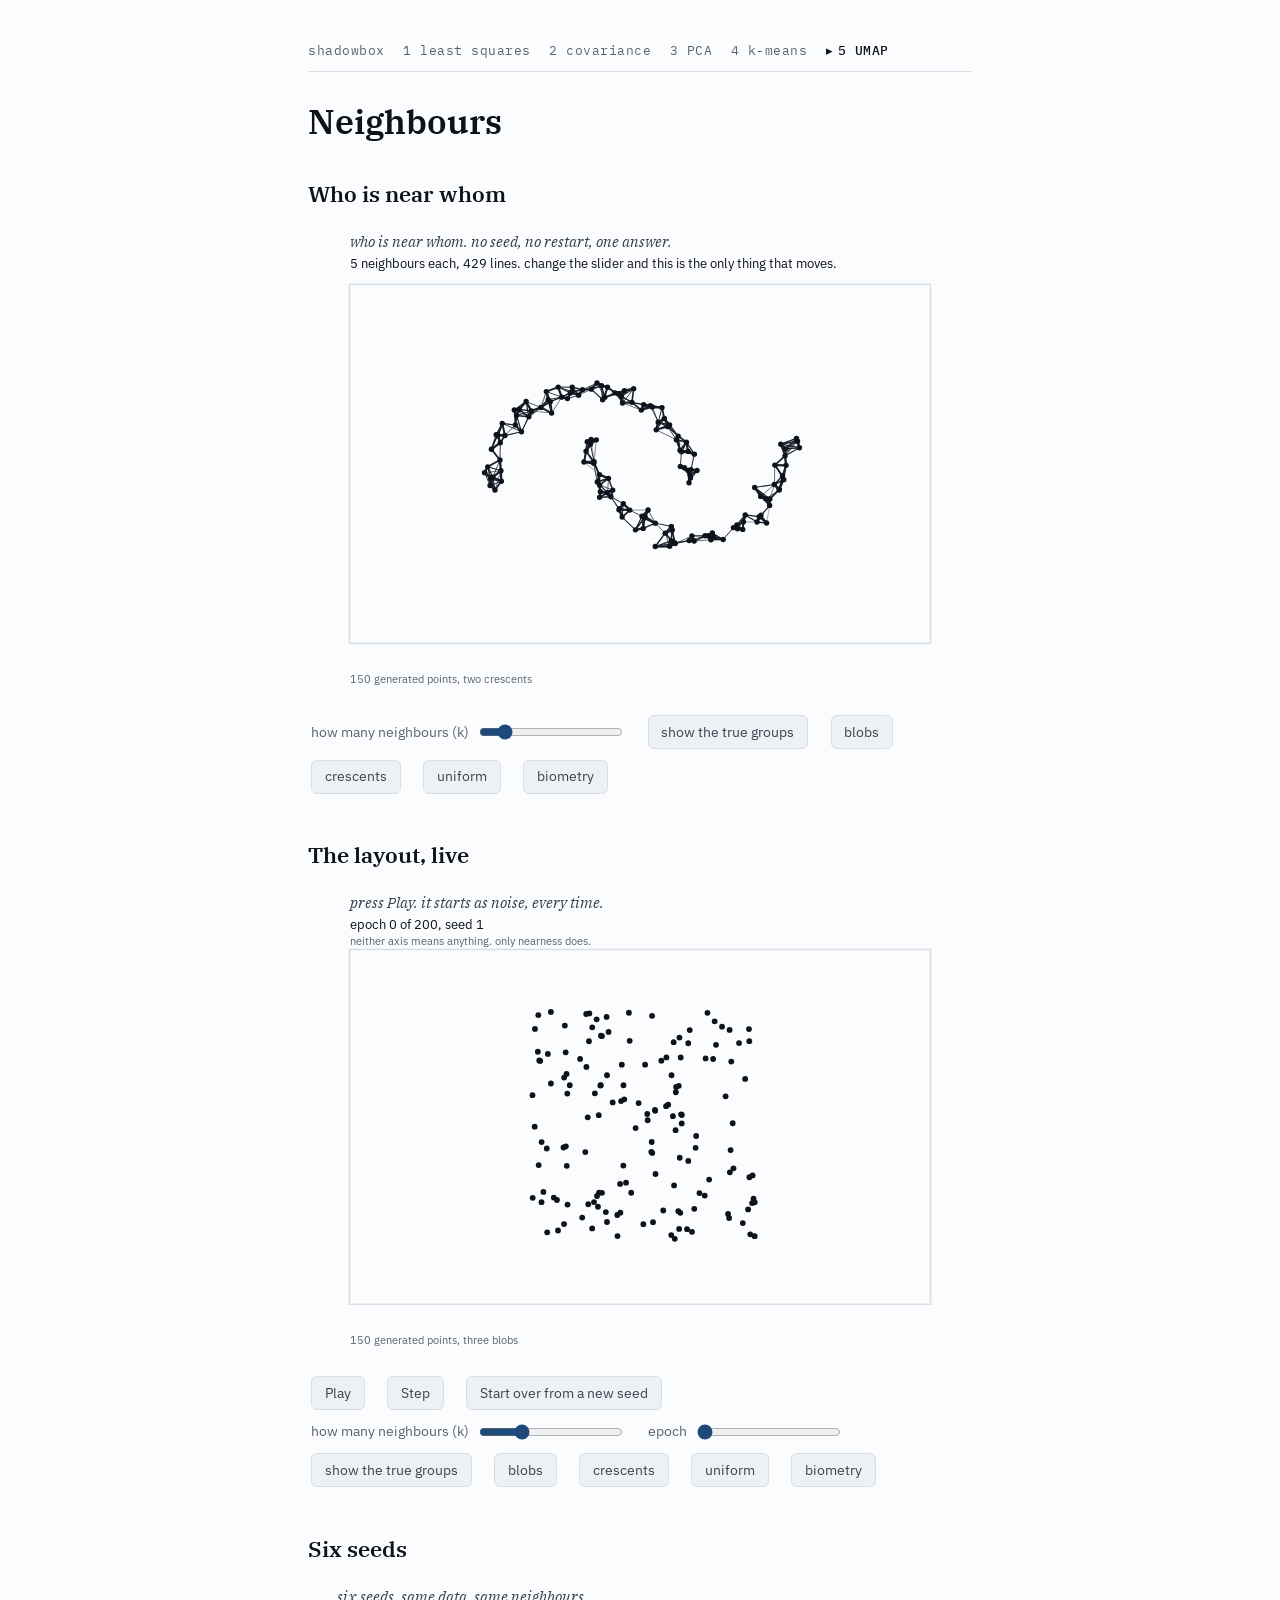
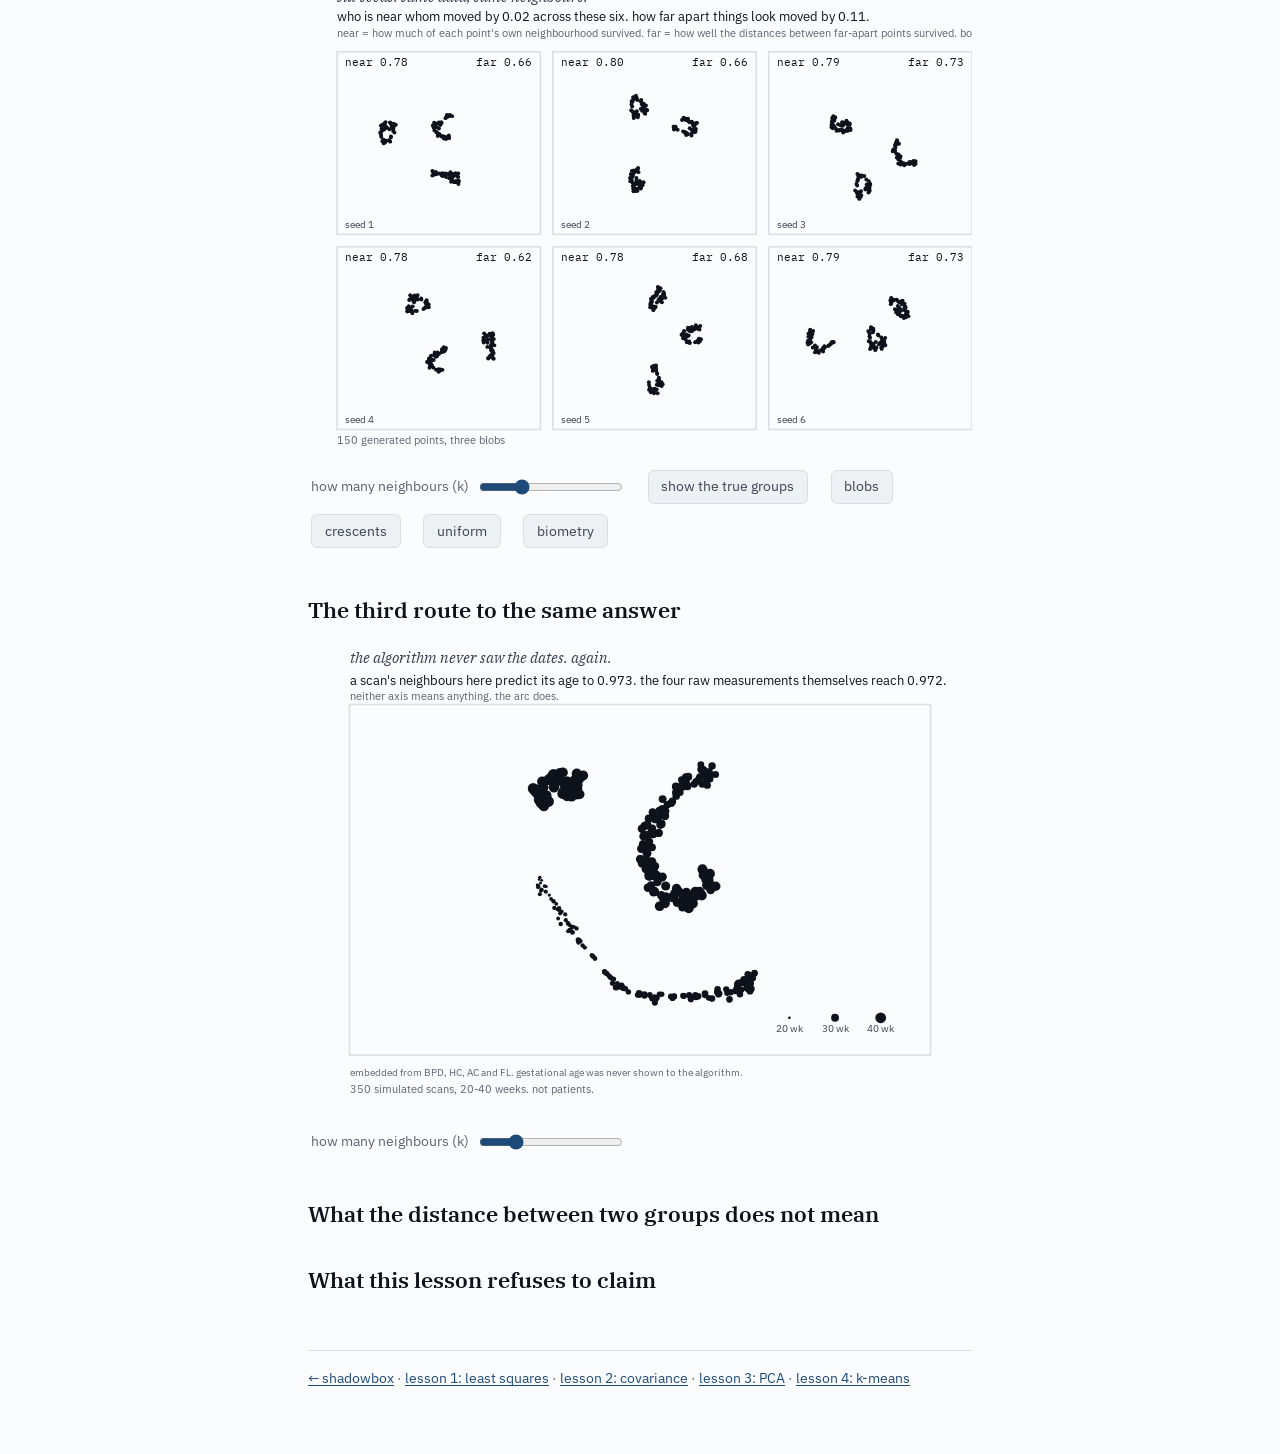
<file: umap.html>
<!DOCTYPE html>
<html lang="en">
<head>
  <meta charset="utf-8">
  <meta name="viewport" content="width=device-width, initial-scale=1">
  <title>UMAP - shadowbox</title>
  <meta name="description" content="An interactive essay on UMAP: the graph of who is near whom, a layout that starts as noise and is shaped by a random seed, six seeds compared side by side, and a closing embedding that recovers gestational age without ever seeing it.">
  <link rel="icon" href="data:image/svg+xml,<svg xmlns=%22http://www.w3.org/2000/svg%22 viewBox=%220 0 16 16%22><rect x=%221%22 y=%221%22 width=%2214%22 height=%2214%22 fill=%22none%22 stroke=%22%231e4a7a%22 stroke-width=%222%22/><circle cx=%225%22 cy=%2211%22 r=%221.6%22 fill=%22%231e4a7a%22/><circle cx=%228%22 cy=%228%22 r=%221.6%22 fill=%22%231e4a7a%22/><circle cx=%2211%22 cy=%225%22 r=%221.6%22 fill=%22%231e4a7a%22/></svg>">
  <link rel="preconnect" href="https://fonts.googleapis.com">
  <link rel="preconnect" href="https://fonts.gstatic.com" crossorigin>
  <link href="https://fonts.googleapis.com/css2?family=IBM+Plex+Mono:wght@400;500&family=IBM+Plex+Sans:wght@400;500&family=IBM+Plex+Serif:ital,wght@0,400;0,600;1,400&display=swap" rel="stylesheet">
  <link rel="stylesheet" href="css/shadowbox.css">
</head>
<body>
  <main class="essay">
    <nav class="trellis" aria-label="lessons">
      <a href="index.html">shadowbox</a>
      <a href="least-squares.html">1 least squares</a>
      <a href="covariance.html">2 covariance</a>
      <a href="pca.html">3 PCA</a>
      <a href="kmeans.html">4 k-means</a>
      <span aria-current="page">5 UMAP</span>
    </nav>
    <h1>Neighbours</h1>

    <!-- PROSE: opening - what UMAP does in one sentence: takes rows with many
    measurements and lays them out on a page so that near on the page means
    near in the measurements. Say plainly that it is a picture, not a number. -->

    <!-- PROSE: the ladder framing - least squares, covariance, PCA and k-means
    each converge on one deterministic answer for a given dataset. This is the
    first lesson whose finished picture depends on a random seed, which the
    next two instruments exist to show honestly rather than hide. -->

    <!-- PROSE: k is redefined - lesson 4's k counted groups chosen in advance.
    This k counts neighbours, a number that belongs to each point rather than
    a shape imposed on the whole dataset. Set up what the next figure draws. -->

    <h2>Who is near whom</h2>

    <!-- PROSE: introduce the neighbour graph - given the rows and a number of
    neighbours, there is exactly one graph, no seed and no restart. Edge
    thickness is how strongly two points count as neighbours, so "neighbour"
    reads as a matter of degree rather than a yes or no relation. -->

    <div class="instrument-mount" id="kg-cres">
<!-- poster:knn-graph-crescents -->
<!-- generated by tools/poster.mjs -->
<svg viewBox="0 0 640 460" xmlns="http://www.w3.org/2000/svg" role="img" font-family="'IBM Plex Sans', Arial, sans-serif">
<title>The k-nearest-neighbour graph of 150 points at 5 neighbours each, drawn as 429 lines whose thickness is how strongly the two points count as neighbours. The graph does not depend on any random seed.</title>
<defs><clipPath id="sb-kg-cres-clip"><rect x="40" y="62" width="560" height="346"/></clipPath></defs>
<text x="40" y="26" font-size="14" fill="var(--text)" font-family="'IBM Plex Serif', Georgia, serif" font-style="italic">who is near whom. no seed, no restart, one answer.</text>
<text data-role="count" x="40" y="46" font-size="12.5" fill="var(--heading)">5 neighbours each, 429 lines. change the slider and this is the only thing that moves.</text>
<rect x="40" y="62" width="560" height="346" fill="none" stroke="var(--border)" stroke-width="1.5"/>
<g clip-path="url(#sb-kg-cres-clip)">
<line data-role="edge" x1="367.24" y1="253.27" x2="368.62" y2="248.76" stroke="var(--ink)" stroke-width="2.2"/>
<line data-role="edge" x1="367.24" y1="253.27" x2="368.07" y2="245.55" stroke="var(--ink)" stroke-width="1.68"/>
<line data-role="edge" x1="367.24" y1="253.27" x2="366.66" y2="241.38" stroke="var(--ink)" stroke-width="1.01"/>
<line data-role="edge" x1="367.24" y1="253.27" x2="369.12" y2="240.6" stroke="var(--ink)" stroke-width="0.93"/>
<line data-role="edge" x1="367.24" y1="253.27" x2="374.94" y2="241.42" stroke="var(--ink)" stroke-width="0.83"/>
<line data-role="edge" x1="366.66" y1="241.38" x2="369.12" y2="240.6" stroke="var(--ink)" stroke-width="2.2"/>
<line data-role="edge" x1="366.66" y1="241.38" x2="368.07" y2="245.55" stroke="var(--ink)" stroke-width="1.95"/>
<line data-role="edge" x1="366.66" y1="241.38" x2="362.78" y2="238.85" stroke="var(--ink)" stroke-width="2.07"/>
<line data-role="edge" x1="366.66" y1="241.38" x2="368.62" y2="248.76" stroke="var(--ink)" stroke-width="1.28"/>
<line data-role="edge" x1="366.66" y1="241.38" x2="374.94" y2="241.42" stroke="var(--ink)" stroke-width="1.48"/>
<line data-role="edge" x1="368.07" y1="245.55" x2="368.62" y2="248.76" stroke="var(--ink)" stroke-width="2.2"/>
<line data-role="edge" x1="368.07" y1="245.55" x2="369.12" y2="240.6" stroke="var(--ink)" stroke-width="1.8"/>
<line data-role="edge" x1="368.07" y1="245.55" x2="374.94" y2="241.42" stroke="var(--ink)" stroke-width="1.53"/>
<line data-role="edge" x1="368.62" y1="248.76" x2="369.12" y2="240.6" stroke="var(--ink)" stroke-width="1.24"/>
<line data-role="edge" x1="368.62" y1="248.76" x2="374.94" y2="241.42" stroke="var(--ink)" stroke-width="1.26"/>
<line data-role="edge" x1="362.78" y1="238.85" x2="358.89" y2="237.5" stroke="var(--ink)" stroke-width="2.2"/>
<line data-role="edge" x1="362.78" y1="238.85" x2="369.12" y2="240.6" stroke="var(--ink)" stroke-width="1.54"/>
<line data-role="edge" x1="368.07" y1="245.55" x2="362.78" y2="238.85" stroke="var(--ink)" stroke-width="0.76"/>
<line data-role="edge" x1="368.62" y1="248.76" x2="362.78" y2="238.85" stroke="var(--ink)" stroke-width="0.5"/>
<line data-role="edge" x1="374.94" y1="241.42" x2="369.12" y2="240.6" stroke="var(--ink)" stroke-width="2.2"/>
<line data-role="edge" x1="362.78" y1="238.85" x2="374.94" y2="241.42" stroke="var(--ink)" stroke-width="0.65"/>
<line data-role="edge" x1="366.66" y1="241.38" x2="358.89" y2="237.5" stroke="var(--ink)" stroke-width="1.37"/>
<line data-role="edge" x1="358.89" y1="237.5" x2="369.12" y2="240.6" stroke="var(--ink)" stroke-width="1.13"/>
<line data-role="edge" x1="368.07" y1="245.55" x2="358.89" y2="237.5" stroke="var(--ink)" stroke-width="0.99"/>
<line data-role="edge" x1="358.89" y1="237.5" x2="359.98" y2="223.37" stroke="var(--ink)" stroke-width="0.84"/>
<line data-role="edge" x1="372.41" y1="225.69" x2="366.35" y2="222.99" stroke="var(--ink)" stroke-width="2.2"/>
<line data-role="edge" x1="372.41" y1="225.69" x2="359.98" y2="223.37" stroke="var(--ink)" stroke-width="1.51"/>
<line data-role="edge" x1="372.41" y1="225.69" x2="364.78" y2="214.1" stroke="var(--ink)" stroke-width="1.09"/>
<line data-role="edge" x1="372.41" y1="225.69" x2="358.55" y2="222.03" stroke="var(--ink)" stroke-width="1.05"/>
<line data-role="edge" x1="369.12" y1="240.6" x2="372.41" y2="225.69" stroke="var(--ink)" stroke-width="0.97"/>
<line data-role="edge" x1="366.35" y1="222.99" x2="359.98" y2="223.37" stroke="var(--ink)" stroke-width="2.2"/>
<line data-role="edge" x1="366.35" y1="222.99" x2="358.55" y2="222.03" stroke="var(--ink)" stroke-width="1.72"/>
<line data-role="edge" x1="366.35" y1="222.99" x2="364.78" y2="214.1" stroke="var(--ink)" stroke-width="2.2"/>
<line data-role="edge" x1="366.35" y1="222.99" x2="355.06" y2="211.79" stroke="var(--ink)" stroke-width="0.36"/>
<line data-role="edge" x1="358.55" y1="222.03" x2="359.98" y2="223.37" stroke="var(--ink)" stroke-width="2.2"/>
<line data-role="edge" x1="358.55" y1="222.03" x2="364.78" y2="214.1" stroke="var(--ink)" stroke-width="1.54"/>
<line data-role="edge" x1="358.55" y1="222.03" x2="355.06" y2="211.79" stroke="var(--ink)" stroke-width="1.57"/>
<line data-role="edge" x1="358.55" y1="222.03" x2="356.77" y2="208.29" stroke="var(--ink)" stroke-width="1.32"/>
<line data-role="edge" x1="359.98" y1="223.37" x2="364.78" y2="214.1" stroke="var(--ink)" stroke-width="1.39"/>
<line data-role="edge" x1="359.98" y1="223.37" x2="355.06" y2="211.79" stroke="var(--ink)" stroke-width="1.38"/>
<line data-role="edge" x1="355.06" y1="211.79" x2="356.77" y2="208.29" stroke="var(--ink)" stroke-width="2.2"/>
<line data-role="edge" x1="355.06" y1="211.79" x2="364.78" y2="214.1" stroke="var(--ink)" stroke-width="1.67"/>
<line data-role="edge" x1="355.06" y1="211.79" x2="346.82" y2="199.17" stroke="var(--ink)" stroke-width="0.86"/>
<line data-role="edge" x1="356.77" y1="208.29" x2="364.78" y2="214.1" stroke="var(--ink)" stroke-width="1.74"/>
<line data-role="edge" x1="356.77" y1="208.29" x2="346.82" y2="199.17" stroke="var(--ink)" stroke-width="1.36"/>
<line data-role="edge" x1="356.77" y1="208.29" x2="348.51" y2="197.58" stroke="var(--ink)" stroke-width="1.39"/>
<line data-role="edge" x1="335.58" y1="202.24" x2="337.55" y2="194.83" stroke="var(--ink)" stroke-width="2.2"/>
<line data-role="edge" x1="335.58" y1="202.24" x2="346.82" y2="199.17" stroke="var(--ink)" stroke-width="1.7"/>
<line data-role="edge" x1="335.58" y1="202.24" x2="343.45" y2="191.3" stroke="var(--ink)" stroke-width="1.28"/>
<line data-role="edge" x1="335.58" y1="202.24" x2="348.51" y2="197.58" stroke="var(--ink)" stroke-width="1.47"/>
<line data-role="edge" x1="355.06" y1="211.79" x2="335.58" y2="202.24" stroke="var(--ink)" stroke-width="0.61"/>
<line data-role="edge" x1="348.51" y1="197.58" x2="346.82" y2="199.17" stroke="var(--ink)" stroke-width="2.2"/>
<line data-role="edge" x1="348.51" y1="197.58" x2="343.45" y2="191.3" stroke="var(--ink)" stroke-width="1.92"/>
<line data-role="edge" x1="348.51" y1="197.58" x2="337.55" y2="194.83" stroke="var(--ink)" stroke-width="1.41"/>
<line data-role="edge" x1="346.82" y1="199.17" x2="343.45" y2="191.3" stroke="var(--ink)" stroke-width="1.8"/>
<line data-role="edge" x1="346.82" y1="199.17" x2="337.55" y2="194.83" stroke="var(--ink)" stroke-width="1.54"/>
<line data-role="edge" x1="343.45" y1="191.3" x2="337.55" y2="194.83" stroke="var(--ink)" stroke-width="2.2"/>
<line data-role="edge" x1="343.45" y1="191.3" x2="341.2" y2="180.83" stroke="var(--ink)" stroke-width="1.77"/>
<line data-role="edge" x1="337.55" y1="194.83" x2="341.2" y2="180.83" stroke="var(--ink)" stroke-width="0.96"/>
<line data-role="edge" x1="341.2" y1="180.83" x2="331.86" y2="180.27" stroke="var(--ink)" stroke-width="2.2"/>
<line data-role="edge" x1="341.2" y1="180.83" x2="329.92" y2="178.91" stroke="var(--ink)" stroke-width="1.67"/>
<line data-role="edge" x1="341.2" y1="180.83" x2="323.57" y2="178.13" stroke="var(--ink)" stroke-width="0.61"/>
<line data-role="edge" x1="329.92" y1="178.91" x2="331.86" y2="180.27" stroke="var(--ink)" stroke-width="2.2"/>
<line data-role="edge" x1="329.92" y1="178.91" x2="323.57" y2="178.13" stroke="var(--ink)" stroke-width="2.07"/>
<line data-role="edge" x1="329.92" y1="178.91" x2="321.3" y2="183.22" stroke="var(--ink)" stroke-width="1.74"/>
<line data-role="edge" x1="337.55" y1="194.83" x2="329.92" y2="178.91" stroke="var(--ink)" stroke-width="0.67"/>
<line data-role="edge" x1="331.86" y1="180.27" x2="323.57" y2="178.13" stroke="var(--ink)" stroke-width="1.73"/>
<line data-role="edge" x1="331.86" y1="180.27" x2="321.3" y2="183.22" stroke="var(--ink)" stroke-width="1.59"/>
<line data-role="edge" x1="337.55" y1="194.83" x2="331.86" y2="180.27" stroke="var(--ink)" stroke-width="0.78"/>
<line data-role="edge" x1="321.3" y1="183.22" x2="323.57" y2="178.13" stroke="var(--ink)" stroke-width="2.2"/>
<line data-role="edge" x1="321.3" y1="183.22" x2="312.25" y2="175.77" stroke="var(--ink)" stroke-width="1.6"/>
<line data-role="edge" x1="321.3" y1="183.22" x2="303.15" y2="176.33" stroke="var(--ink)" stroke-width="0.61"/>
<line data-role="edge" x1="312.25" y1="175.77" x2="303.15" y2="176.33" stroke="var(--ink)" stroke-width="2.2"/>
<line data-role="edge" x1="312.25" y1="175.77" x2="323.57" y2="178.13" stroke="var(--ink)" stroke-width="1.44"/>
<line data-role="edge" x1="312.25" y1="175.77" x2="301.78" y2="169.8" stroke="var(--ink)" stroke-width="1.23"/>
<line data-role="edge" x1="312.25" y1="175.77" x2="313.88" y2="162.58" stroke="var(--ink)" stroke-width="1.54"/>
<line data-role="edge" x1="304.98" y1="164.54" x2="301.78" y2="169.8" stroke="var(--ink)" stroke-width="2.2"/>
<line data-role="edge" x1="304.98" y1="164.54" x2="299.23" y2="167.46" stroke="var(--ink)" stroke-width="2.08"/>
<line data-role="edge" x1="304.98" y1="164.54" x2="313.88" y2="162.58" stroke="var(--ink)" stroke-width="2.2"/>
<line data-role="edge" x1="304.98" y1="164.54" x2="295.92" y2="166.59" stroke="var(--ink)" stroke-width="1.36"/>
<line data-role="edge" x1="304.98" y1="164.54" x2="303.15" y2="176.33" stroke="var(--ink)" stroke-width="1"/>
<line data-role="edge" x1="303.15" y1="176.33" x2="301.78" y2="169.8" stroke="var(--ink)" stroke-width="2.2"/>
<line data-role="edge" x1="303.15" y1="176.33" x2="299.23" y2="167.46" stroke="var(--ink)" stroke-width="1.38"/>
<line data-role="edge" x1="303.15" y1="176.33" x2="295.92" y2="166.59" stroke="var(--ink)" stroke-width="0.85"/>
<line data-role="edge" x1="313.88" y1="162.58" x2="301.78" y2="169.8" stroke="var(--ink)" stroke-width="1.18"/>
<line data-role="edge" x1="313.88" y1="162.58" x2="299.23" y2="167.46" stroke="var(--ink)" stroke-width="1.02"/>
<line data-role="edge" x1="303.15" y1="176.33" x2="313.88" y2="162.58" stroke="var(--ink)" stroke-width="0.83"/>
<line data-role="edge" x1="295.92" y1="166.59" x2="299.23" y2="167.46" stroke="var(--ink)" stroke-width="2.2"/>
<line data-role="edge" x1="295.92" y1="166.59" x2="301.78" y2="169.8" stroke="var(--ink)" stroke-width="1.77"/>
<line data-role="edge" x1="295.92" y1="166.59" x2="288.66" y2="161.2" stroke="var(--ink)" stroke-width="1.66"/>
<line data-role="edge" x1="295.92" y1="166.59" x2="286.05" y2="170.95" stroke="var(--ink)" stroke-width="1.43"/>
<line data-role="edge" x1="301.78" y1="169.8" x2="299.23" y2="167.46" stroke="var(--ink)" stroke-width="2.2"/>
<line data-role="edge" x1="299.23" y1="167.46" x2="288.66" y2="161.2" stroke="var(--ink)" stroke-width="0.94"/>
<line data-role="edge" x1="282.9" y1="159.67" x2="278.56" y2="157.11" stroke="var(--ink)" stroke-width="2.2"/>
<line data-role="edge" x1="282.9" y1="159.67" x2="288.66" y2="161.2" stroke="var(--ink)" stroke-width="2.2"/>
<line data-role="edge" x1="282.9" y1="159.67" x2="273.04" y2="163.03" stroke="var(--ink)" stroke-width="1.52"/>
<line data-role="edge" x1="282.9" y1="159.67" x2="286.05" y2="170.95" stroke="var(--ink)" stroke-width="1.35"/>
<line data-role="edge" x1="282.9" y1="159.67" x2="283.99" y2="173.27" stroke="var(--ink)" stroke-width="1.28"/>
<line data-role="edge" x1="286.05" y1="170.95" x2="283.99" y2="173.27" stroke="var(--ink)" stroke-width="2.2"/>
<line data-role="edge" x1="286.05" y1="170.95" x2="288.66" y2="161.2" stroke="var(--ink)" stroke-width="1.63"/>
<line data-role="edge" x1="299.23" y1="167.46" x2="286.05" y2="170.95" stroke="var(--ink)" stroke-width="0.93"/>
<line data-role="edge" x1="283.99" y1="173.27" x2="288.66" y2="161.2" stroke="var(--ink)" stroke-width="1.14"/>
<line data-role="edge" x1="295.92" y1="166.59" x2="283.99" y2="173.27" stroke="var(--ink)" stroke-width="1.09"/>
<line data-role="edge" x1="283.99" y1="173.27" x2="273.04" y2="163.03" stroke="var(--ink)" stroke-width="1.12"/>
<line data-role="edge" x1="288.66" y1="161.2" x2="278.56" y2="157.11" stroke="var(--ink)" stroke-width="1.55"/>
<line data-role="edge" x1="278.56" y1="157.11" x2="273.04" y2="163.03" stroke="var(--ink)" stroke-width="2.2"/>
<line data-role="edge" x1="278.56" y1="157.11" x2="264.61" y2="163.64" stroke="var(--ink)" stroke-width="0.8"/>
<line data-role="edge" x1="286.05" y1="170.95" x2="278.56" y2="157.11" stroke="var(--ink)" stroke-width="0.78"/>
<line data-role="edge" x1="264.61" y1="163.64" x2="260.84" y2="168.91" stroke="var(--ink)" stroke-width="2.2"/>
<line data-role="edge" x1="264.61" y1="163.64" x2="273.04" y2="163.03" stroke="var(--ink)" stroke-width="2.11"/>
<line data-role="edge" x1="264.61" y1="163.64" x2="254.65" y2="161.21" stroke="var(--ink)" stroke-width="1.39"/>
<line data-role="edge" x1="264.61" y1="163.64" x2="254.5" y2="165.38" stroke="var(--ink)" stroke-width="1.29"/>
<line data-role="edge" x1="264.61" y1="163.64" x2="252.99" y2="166.66" stroke="var(--ink)" stroke-width="0.79"/>
<line data-role="edge" x1="273.04" y1="163.03" x2="260.84" y2="168.91" stroke="var(--ink)" stroke-width="0.64"/>
<line data-role="edge" x1="260.84" y1="168.91" x2="254.5" y2="165.38" stroke="var(--ink)" stroke-width="1.88"/>
<line data-role="edge" x1="260.84" y1="168.91" x2="252.99" y2="166.66" stroke="var(--ink)" stroke-width="1.57"/>
<line data-role="edge" x1="260.84" y1="168.91" x2="254.65" y2="161.21" stroke="var(--ink)" stroke-width="1.25"/>
<line data-role="edge" x1="260.84" y1="168.91" x2="250.08" y2="172.14" stroke="var(--ink)" stroke-width="0.85"/>
<line data-role="edge" x1="254.65" y1="161.21" x2="254.5" y2="165.38" stroke="var(--ink)" stroke-width="2.2"/>
<line data-role="edge" x1="254.65" y1="161.21" x2="252.99" y2="166.66" stroke="var(--ink)" stroke-width="1.97"/>
<line data-role="edge" x1="254.65" y1="161.21" x2="250.08" y2="172.14" stroke="var(--ink)" stroke-width="0.94"/>
<line data-role="edge" x1="252.99" y1="166.66" x2="254.5" y2="165.38" stroke="var(--ink)" stroke-width="2.2"/>
<line data-role="edge" x1="252.99" y1="166.66" x2="250.08" y2="172.14" stroke="var(--ink)" stroke-width="2.06"/>
<line data-role="edge" x1="252.99" y1="166.66" x2="244.51" y2="170.74" stroke="var(--ink)" stroke-width="1.52"/>
<line data-role="edge" x1="254.5" y1="165.38" x2="250.08" y2="172.14" stroke="var(--ink)" stroke-width="1.51"/>
<line data-role="edge" x1="244.51" y1="170.74" x2="250.08" y2="172.14" stroke="var(--ink)" stroke-width="2.2"/>
<line data-role="edge" x1="244.51" y1="170.74" x2="241.14" y2="161.04" stroke="var(--ink)" stroke-width="2.2"/>
<line data-role="edge" x1="254.5" y1="165.38" x2="244.51" y2="170.74" stroke="var(--ink)" stroke-width="0.99"/>
<line data-role="edge" x1="244.51" y1="170.74" x2="233.58" y2="175.06" stroke="var(--ink)" stroke-width="1.4"/>
<line data-role="edge" x1="241.14" y1="161.04" x2="229.74" y2="165.39" stroke="var(--ink)" stroke-width="1.74"/>
<line data-role="edge" x1="252.99" y1="166.66" x2="241.14" y2="161.04" stroke="var(--ink)" stroke-width="1.09"/>
<line data-role="edge" x1="254.65" y1="161.21" x2="241.14" y2="161.04" stroke="var(--ink)" stroke-width="1"/>
<line data-role="edge" x1="254.5" y1="165.38" x2="241.14" y2="161.04" stroke="var(--ink)" stroke-width="0.9"/>
<line data-role="edge" x1="231.49" y1="173.12" x2="233.58" y2="175.06" stroke="var(--ink)" stroke-width="2.2"/>
<line data-role="edge" x1="231.49" y1="173.12" x2="229.74" y2="165.39" stroke="var(--ink)" stroke-width="2.2"/>
<line data-role="edge" x1="231.49" y1="173.12" x2="224.48" y2="180.67" stroke="var(--ink)" stroke-width="1.88"/>
<line data-role="edge" x1="244.51" y1="170.74" x2="231.49" y2="173.12" stroke="var(--ink)" stroke-width="0.91"/>
<line data-role="edge" x1="231.49" y1="173.12" x2="234.77" y2="186.1" stroke="var(--ink)" stroke-width="1.57"/>
<line data-role="edge" x1="233.58" y1="175.06" x2="229.74" y2="165.39" stroke="var(--ink)" stroke-width="1.82"/>
<line data-role="edge" x1="233.58" y1="175.06" x2="224.48" y2="180.67" stroke="var(--ink)" stroke-width="1.71"/>
<line data-role="edge" x1="233.58" y1="175.06" x2="234.77" y2="186.1" stroke="var(--ink)" stroke-width="2.2"/>
<line data-role="edge" x1="244.51" y1="170.74" x2="229.74" y2="165.39" stroke="var(--ink)" stroke-width="0.81"/>
<line data-role="edge" x1="229.74" y1="165.39" x2="224.48" y2="180.67" stroke="var(--ink)" stroke-width="0.77"/>
<line data-role="edge" x1="234.77" y1="186.1" x2="224.48" y2="180.67" stroke="var(--ink)" stroke-width="2.01"/>
<line data-role="edge" x1="244.51" y1="170.74" x2="234.77" y2="186.1" stroke="var(--ink)" stroke-width="0.59"/>
<line data-role="edge" x1="234.77" y1="186.1" x2="215.33" y2="184.06" stroke="var(--ink)" stroke-width="0.51"/>
<line data-role="edge" x1="210.25" y1="174.98" x2="203.61" y2="182.59" stroke="var(--ink)" stroke-width="2.2"/>
<line data-role="edge" x1="210.25" y1="174.98" x2="215.33" y2="184.06" stroke="var(--ink)" stroke-width="2.11"/>
<line data-role="edge" x1="210.25" y1="174.98" x2="198.84" y2="183.05" stroke="var(--ink)" stroke-width="1.23"/>
<line data-role="edge" x1="210.25" y1="174.98" x2="212.82" y2="189.71" stroke="var(--ink)" stroke-width="1.19"/>
<line data-role="edge" x1="210.25" y1="174.98" x2="224.48" y2="180.67" stroke="var(--ink)" stroke-width="0.69"/>
<line data-role="edge" x1="224.48" y1="180.67" x2="215.33" y2="184.06" stroke="var(--ink)" stroke-width="2.2"/>
<line data-role="edge" x1="224.48" y1="180.67" x2="212.82" y2="189.71" stroke="var(--ink)" stroke-width="0.99"/>
<line data-role="edge" x1="215.33" y1="184.06" x2="212.82" y2="189.71" stroke="var(--ink)" stroke-width="2.2"/>
<line data-role="edge" x1="215.33" y1="184.06" x2="203.61" y2="182.59" stroke="var(--ink)" stroke-width="1.32"/>
<line data-role="edge" x1="215.33" y1="184.06" x2="200.93" y2="188.4" stroke="var(--ink)" stroke-width="0.88"/>
<line data-role="edge" x1="212.82" y1="189.71" x2="203.61" y2="182.59" stroke="var(--ink)" stroke-width="1.49"/>
<line data-role="edge" x1="212.82" y1="189.71" x2="200.93" y2="188.4" stroke="var(--ink)" stroke-width="1.42"/>
<line data-role="edge" x1="203.61" y1="182.59" x2="198.84" y2="183.05" stroke="var(--ink)" stroke-width="2.2"/>
<line data-role="edge" x1="203.61" y1="182.59" x2="200.93" y2="188.4" stroke="var(--ink)" stroke-width="2.12"/>
<line data-role="edge" x1="200.93" y1="188.4" x2="198.84" y2="183.05" stroke="var(--ink)" stroke-width="2.2"/>
<line data-role="edge" x1="200.93" y1="188.4" x2="199.84" y2="197.59" stroke="var(--ink)" stroke-width="2.08"/>
<line data-role="edge" x1="198.84" y1="183.05" x2="199.84" y2="197.59" stroke="var(--ink)" stroke-width="1.05"/>
<line data-role="edge" x1="212.82" y1="189.71" x2="198.84" y2="183.05" stroke="var(--ink)" stroke-width="0.74"/>
<line data-role="edge" x1="205.82" y1="204.13" x2="199.84" y2="197.59" stroke="var(--ink)" stroke-width="2.2"/>
<line data-role="edge" x1="212.82" y1="189.71" x2="205.82" y2="204.13" stroke="var(--ink)" stroke-width="1.18"/>
<line data-role="edge" x1="205.82" y1="204.13" x2="189.78" y2="207.71" stroke="var(--ink)" stroke-width="1.14"/>
<line data-role="edge" x1="200.93" y1="188.4" x2="205.82" y2="204.13" stroke="var(--ink)" stroke-width="1.14"/>
<line data-role="edge" x1="205.82" y1="204.13" x2="187.27" y2="195.98" stroke="var(--ink)" stroke-width="0.87"/>
<line data-role="edge" x1="199.84" y1="197.59" x2="187.27" y2="195.98" stroke="var(--ink)" stroke-width="1.11"/>
<line data-role="edge" x1="199.84" y1="197.59" x2="189.78" y2="207.71" stroke="var(--ink)" stroke-width="0.71"/>
<line data-role="edge" x1="187.27" y1="195.98" x2="182.95" y2="207.1" stroke="var(--ink)" stroke-width="2.2"/>
<line data-role="edge" x1="187.27" y1="195.98" x2="189.78" y2="207.71" stroke="var(--ink)" stroke-width="1.89"/>
<line data-role="edge" x1="187.27" y1="195.98" x2="182.66" y2="207.4" stroke="var(--ink)" stroke-width="1.17"/>
<line data-role="edge" x1="187.27" y1="195.98" x2="181.37" y2="206.93" stroke="var(--ink)" stroke-width="1"/>
<line data-role="edge" x1="182.66" y1="207.4" x2="182.95" y2="207.1" stroke="var(--ink)" stroke-width="2.2"/>
<line data-role="edge" x1="182.66" y1="207.4" x2="181.37" y2="206.93" stroke="var(--ink)" stroke-width="2.2"/>
<line data-role="edge" x1="182.66" y1="207.4" x2="189.78" y2="207.71" stroke="var(--ink)" stroke-width="1.99"/>
<line data-role="edge" x1="182.66" y1="207.4" x2="185.34" y2="214.64" stroke="var(--ink)" stroke-width="2.2"/>
<line data-role="edge" x1="182.95" y1="207.1" x2="181.37" y2="206.93" stroke="var(--ink)" stroke-width="2.19"/>
<line data-role="edge" x1="182.95" y1="207.1" x2="189.78" y2="207.71" stroke="var(--ink)" stroke-width="2.2"/>
<line data-role="edge" x1="182.95" y1="207.1" x2="185.34" y2="214.64" stroke="var(--ink)" stroke-width="1.9"/>
<line data-role="edge" x1="185.34" y1="214.64" x2="189.78" y2="207.71" stroke="var(--ink)" stroke-width="1.65"/>
<line data-role="edge" x1="185.34" y1="214.64" x2="181.37" y2="206.93" stroke="var(--ink)" stroke-width="1.2"/>
<line data-role="edge" x1="185.34" y1="214.64" x2="176.77" y2="220.99" stroke="var(--ink)" stroke-width="2.2"/>
<line data-role="edge" x1="189.78" y1="207.71" x2="181.37" y2="206.93" stroke="var(--ink)" stroke-width="1.29"/>
<line data-role="edge" x1="176.77" y1="220.99" x2="185.04" y2="231.35" stroke="var(--ink)" stroke-width="1.82"/>
<line data-role="edge" x1="181.37" y1="206.93" x2="176.77" y2="220.99" stroke="var(--ink)" stroke-width="1.02"/>
<line data-role="edge" x1="182.66" y1="207.4" x2="176.77" y2="220.99" stroke="var(--ink)" stroke-width="1.02"/>
<line data-role="edge" x1="182.95" y1="207.1" x2="176.77" y2="220.99" stroke="var(--ink)" stroke-width="0.96"/>
<line data-role="edge" x1="185.04" y1="231.35" x2="185.94" y2="241.75" stroke="var(--ink)" stroke-width="2.2"/>
<line data-role="edge" x1="185.04" y1="231.35" x2="173.22" y2="237.93" stroke="var(--ink)" stroke-width="1.62"/>
<line data-role="edge" x1="185.34" y1="214.64" x2="185.04" y2="231.35" stroke="var(--ink)" stroke-width="0.86"/>
<line data-role="edge" x1="185.04" y1="231.35" x2="178.12" y2="247.92" stroke="var(--ink)" stroke-width="0.75"/>
<line data-role="edge" x1="176.1" y1="249.62" x2="178.12" y2="247.92" stroke="var(--ink)" stroke-width="2.2"/>
<line data-role="edge" x1="176.1" y1="249.62" x2="175.5" y2="255.88" stroke="var(--ink)" stroke-width="2.2"/>
<line data-role="edge" x1="176.1" y1="249.62" x2="170.19" y2="243.53" stroke="var(--ink)" stroke-width="1.82"/>
<line data-role="edge" x1="176.1" y1="249.62" x2="186.37" y2="251.79" stroke="var(--ink)" stroke-width="1.44"/>
<line data-role="edge" x1="176.1" y1="249.62" x2="180.23" y2="260.17" stroke="var(--ink)" stroke-width="1.5"/>
<line data-role="edge" x1="170.19" y1="243.53" x2="173.22" y2="237.93" stroke="var(--ink)" stroke-width="2.2"/>
<line data-role="edge" x1="170.19" y1="243.53" x2="178.12" y2="247.92" stroke="var(--ink)" stroke-width="1.72"/>
<line data-role="edge" x1="170.19" y1="243.53" x2="175.5" y2="255.88" stroke="var(--ink)" stroke-width="0.86"/>
<line data-role="edge" x1="170.19" y1="243.53" x2="185.94" y2="241.75" stroke="var(--ink)" stroke-width="0.61"/>
<line data-role="edge" x1="185.94" y1="241.75" x2="178.12" y2="247.92" stroke="var(--ink)" stroke-width="2.2"/>
<line data-role="edge" x1="185.94" y1="241.75" x2="186.37" y2="251.79" stroke="var(--ink)" stroke-width="2.13"/>
<line data-role="edge" x1="176.1" y1="249.62" x2="185.94" y2="241.75" stroke="var(--ink)" stroke-width="0.45"/>
<line data-role="edge" x1="185.94" y1="241.75" x2="173.22" y2="237.93" stroke="var(--ink)" stroke-width="1.02"/>
<line data-role="edge" x1="173.22" y1="237.93" x2="178.12" y2="247.92" stroke="var(--ink)" stroke-width="1.24"/>
<line data-role="edge" x1="176.1" y1="249.62" x2="173.22" y2="237.93" stroke="var(--ink)" stroke-width="1.13"/>
<line data-role="edge" x1="178.12" y1="247.92" x2="175.5" y2="255.88" stroke="var(--ink)" stroke-width="1.62"/>
<line data-role="edge" x1="178.12" y1="247.92" x2="186.37" y2="251.79" stroke="var(--ink)" stroke-width="2.2"/>
<line data-role="edge" x1="175.5" y1="255.88" x2="180.23" y2="260.17" stroke="var(--ink)" stroke-width="2.2"/>
<line data-role="edge" x1="175.5" y1="255.88" x2="186.37" y2="251.79" stroke="var(--ink)" stroke-width="0.89"/>
<line data-role="edge" x1="186.37" y1="251.79" x2="180.23" y2="260.17" stroke="var(--ink)" stroke-width="1.73"/>
<line data-role="edge" x1="178.12" y1="247.92" x2="180.23" y2="260.17" stroke="var(--ink)" stroke-width="1.1"/>
<line data-role="edge" x1="185.94" y1="241.75" x2="180.23" y2="260.17" stroke="var(--ink)" stroke-width="0.62"/>
<line data-role="edge" x1="269.17" y1="213.63" x2="272.19" y2="216.23" stroke="var(--ink)" stroke-width="2.2"/>
<line data-role="edge" x1="269.17" y1="213.63" x2="272.94" y2="211.6" stroke="var(--ink)" stroke-width="2.2"/>
<line data-role="edge" x1="269.17" y1="213.63" x2="277.94" y2="211.91" stroke="var(--ink)" stroke-width="1.64"/>
<line data-role="edge" x1="269.17" y1="213.63" x2="268.02" y2="222.78" stroke="var(--ink)" stroke-width="1.76"/>
<line data-role="edge" x1="269.17" y1="213.63" x2="265.96" y2="233.32" stroke="var(--ink)" stroke-width="0.4"/>
<line data-role="edge" x1="272.94" y1="211.6" x2="272.19" y2="216.23" stroke="var(--ink)" stroke-width="2.14"/>
<line data-role="edge" x1="272.94" y1="211.6" x2="277.94" y2="211.91" stroke="var(--ink)" stroke-width="2.2"/>
<line data-role="edge" x1="272.94" y1="211.6" x2="268.02" y2="222.78" stroke="var(--ink)" stroke-width="0.89"/>
<line data-role="edge" x1="272.94" y1="211.6" x2="275.76" y2="232.95" stroke="var(--ink)" stroke-width="0.35"/>
<line data-role="edge" x1="272.19" y1="216.23" x2="277.94" y2="211.91" stroke="var(--ink)" stroke-width="1.89"/>
<line data-role="edge" x1="272.19" y1="216.23" x2="268.02" y2="222.78" stroke="var(--ink)" stroke-width="2.2"/>
<line data-role="edge" x1="272.19" y1="216.23" x2="275.76" y2="232.95" stroke="var(--ink)" stroke-width="0.91"/>
<line data-role="edge" x1="268.02" y1="222.78" x2="265.96" y2="233.32" stroke="var(--ink)" stroke-width="1.8"/>
<line data-role="edge" x1="268.02" y1="222.78" x2="275.76" y2="232.95" stroke="var(--ink)" stroke-width="1.35"/>
<line data-role="edge" x1="275.76" y1="232.95" x2="275.39" y2="234.45" stroke="var(--ink)" stroke-width="2.2"/>
<line data-role="edge" x1="275.76" y1="232.95" x2="265.96" y2="233.32" stroke="var(--ink)" stroke-width="2.1"/>
<line data-role="edge" x1="275.76" y1="232.95" x2="280.91" y2="245.41" stroke="var(--ink)" stroke-width="1.29"/>
<line data-role="edge" x1="268.02" y1="222.78" x2="277.94" y2="211.91" stroke="var(--ink)" stroke-width="0.77"/>
<line data-role="edge" x1="275.76" y1="232.95" x2="277.94" y2="211.91" stroke="var(--ink)" stroke-width="0.51"/>
<line data-role="edge" x1="265.96" y1="233.32" x2="275.39" y2="234.45" stroke="var(--ink)" stroke-width="2.2"/>
<line data-role="edge" x1="272.19" y1="216.23" x2="265.96" y2="233.32" stroke="var(--ink)" stroke-width="0.42"/>
<line data-role="edge" x1="265.96" y1="233.32" x2="280.91" y2="245.41" stroke="var(--ink)" stroke-width="0.4"/>
<line data-role="edge" x1="275.39" y1="234.45" x2="280.91" y2="245.41" stroke="var(--ink)" stroke-width="1.44"/>
<line data-role="edge" x1="268.02" y1="222.78" x2="275.39" y2="234.45" stroke="var(--ink)" stroke-width="1.04"/>
<line data-role="edge" x1="275.39" y1="234.45" x2="278.87" y2="252.51" stroke="var(--ink)" stroke-width="0.83"/>
<line data-role="edge" x1="289.62" y1="249.02" x2="280.91" y2="245.41" stroke="var(--ink)" stroke-width="2.2"/>
<line data-role="edge" x1="289.62" y1="249.02" x2="281.05" y2="255.49" stroke="var(--ink)" stroke-width="1.67"/>
<line data-role="edge" x1="289.62" y1="249.02" x2="278.87" y2="252.51" stroke="var(--ink)" stroke-width="1.56"/>
<line data-role="edge" x1="289.62" y1="249.02" x2="293.7" y2="260.35" stroke="var(--ink)" stroke-width="1.34"/>
<line data-role="edge" x1="289.62" y1="249.02" x2="288.79" y2="262.83" stroke="var(--ink)" stroke-width="0.67"/>
<line data-role="edge" x1="280.91" y1="245.41" x2="278.87" y2="252.51" stroke="var(--ink)" stroke-width="2.2"/>
<line data-role="edge" x1="280.91" y1="245.41" x2="281.05" y2="255.49" stroke="var(--ink)" stroke-width="1.59"/>
<line data-role="edge" x1="278.87" y1="252.51" x2="281.05" y2="255.49" stroke="var(--ink)" stroke-width="2.2"/>
<line data-role="edge" x1="278.87" y1="252.51" x2="281.84" y2="261.88" stroke="var(--ink)" stroke-width="1.35"/>
<line data-role="edge" x1="278.87" y1="252.51" x2="288.79" y2="262.83" stroke="var(--ink)" stroke-width="0.77"/>
<line data-role="edge" x1="281.05" y1="255.49" x2="281.84" y2="261.88" stroke="var(--ink)" stroke-width="2"/>
<line data-role="edge" x1="281.05" y1="255.49" x2="288.79" y2="262.83" stroke="var(--ink)" stroke-width="1.05"/>
<line data-role="edge" x1="281.84" y1="261.88" x2="281.06" y2="267.3" stroke="var(--ink)" stroke-width="2.2"/>
<line data-role="edge" x1="281.84" y1="261.88" x2="288.79" y2="262.83" stroke="var(--ink)" stroke-width="1.75"/>
<line data-role="edge" x1="281.84" y1="261.88" x2="291.96" y2="266.8" stroke="var(--ink)" stroke-width="1.08"/>
<line data-role="edge" x1="291.96" y1="266.8" x2="288.79" y2="262.83" stroke="var(--ink)" stroke-width="2.2"/>
<line data-role="edge" x1="291.96" y1="266.8" x2="293.7" y2="260.35" stroke="var(--ink)" stroke-width="2.1"/>
<line data-role="edge" x1="291.96" y1="266.8" x2="281.06" y2="267.3" stroke="var(--ink)" stroke-width="1.48"/>
<line data-role="edge" x1="291.96" y1="266.8" x2="303.9" y2="273.35" stroke="var(--ink)" stroke-width="0.94"/>
<line data-role="edge" x1="288.79" y1="262.83" x2="293.7" y2="260.35" stroke="var(--ink)" stroke-width="2.2"/>
<line data-role="edge" x1="288.79" y1="262.83" x2="281.06" y2="267.3" stroke="var(--ink)" stroke-width="1.57"/>
<line data-role="edge" x1="281.84" y1="261.88" x2="293.7" y2="260.35" stroke="var(--ink)" stroke-width="0.89"/>
<line data-role="edge" x1="281.05" y1="255.49" x2="293.7" y2="260.35" stroke="var(--ink)" stroke-width="0.74"/>
<line data-role="edge" x1="281.05" y1="255.49" x2="281.06" y2="267.3" stroke="var(--ink)" stroke-width="1.02"/>
<line data-role="edge" x1="293.7" y1="260.35" x2="281.06" y2="267.3" stroke="var(--ink)" stroke-width="0.79"/>
<line data-role="edge" x1="299.74" y1="279.37" x2="300.21" y2="278.38" stroke="var(--ink)" stroke-width="2.2"/>
<line data-role="edge" x1="299.74" y1="279.37" x2="303.9" y2="273.35" stroke="var(--ink)" stroke-width="1.98"/>
<line data-role="edge" x1="299.74" y1="279.37" x2="302.81" y2="286.33" stroke="var(--ink)" stroke-width="2.2"/>
<line data-role="edge" x1="299.74" y1="279.37" x2="310.17" y2="279.63" stroke="var(--ink)" stroke-width="1.51"/>
<line data-role="edge" x1="291.96" y1="266.8" x2="299.74" y2="279.37" stroke="var(--ink)" stroke-width="0.77"/>
<line data-role="edge" x1="303.9" y1="273.35" x2="300.21" y2="278.38" stroke="var(--ink)" stroke-width="2.2"/>
<line data-role="edge" x1="303.9" y1="273.35" x2="310.17" y2="279.63" stroke="var(--ink)" stroke-width="2.2"/>
<line data-role="edge" x1="303.9" y1="273.35" x2="302.81" y2="286.33" stroke="var(--ink)" stroke-width="1"/>
<line data-role="edge" x1="300.21" y1="278.38" x2="302.81" y2="286.33" stroke="var(--ink)" stroke-width="2"/>
<line data-role="edge" x1="300.21" y1="278.38" x2="310.17" y2="279.63" stroke="var(--ink)" stroke-width="1.64"/>
<line data-role="edge" x1="291.96" y1="266.8" x2="300.21" y2="278.38" stroke="var(--ink)" stroke-width="0.77"/>
<line data-role="edge" x1="310.17" y1="279.63" x2="302.81" y2="286.33" stroke="var(--ink)" stroke-width="1.79"/>
<line data-role="edge" x1="310.17" y1="279.63" x2="321.93" y2="285.5" stroke="var(--ink)" stroke-width="0.73"/>
<line data-role="edge" x1="302.81" y1="286.33" x2="315.62" y2="298.66" stroke="var(--ink)" stroke-width="0.98"/>
<line data-role="edge" x1="321.93" y1="285.5" x2="324.28" y2="287.15" stroke="var(--ink)" stroke-width="2.2"/>
<line data-role="edge" x1="321.93" y1="285.5" x2="324.9" y2="286.06" stroke="var(--ink)" stroke-width="2.19"/>
<line data-role="edge" x1="321.93" y1="285.5" x2="327.78" y2="279.54" stroke="var(--ink)" stroke-width="1.84"/>
<line data-role="edge" x1="321.93" y1="285.5" x2="323.08" y2="297.23" stroke="var(--ink)" stroke-width="1.21"/>
<line data-role="edge" x1="327.78" y1="279.54" x2="324.9" y2="286.06" stroke="var(--ink)" stroke-width="2.2"/>
<line data-role="edge" x1="327.78" y1="279.54" x2="324.28" y2="287.15" stroke="var(--ink)" stroke-width="1.84"/>
<line data-role="edge" x1="327.78" y1="279.54" x2="334.77" y2="292.2" stroke="var(--ink)" stroke-width="0.7"/>
<line data-role="edge" x1="310.17" y1="279.63" x2="327.78" y2="279.54" stroke="var(--ink)" stroke-width="0.44"/>
<line data-role="edge" x1="324.9" y1="286.06" x2="324.28" y2="287.15" stroke="var(--ink)" stroke-width="2.2"/>
<line data-role="edge" x1="324.9" y1="286.06" x2="323.08" y2="297.23" stroke="var(--ink)" stroke-width="1.33"/>
<line data-role="edge" x1="324.9" y1="286.06" x2="334.77" y2="292.2" stroke="var(--ink)" stroke-width="2.2"/>
<line data-role="edge" x1="323.08" y1="297.23" x2="315.62" y2="298.66" stroke="var(--ink)" stroke-width="2.2"/>
<line data-role="edge" x1="323.08" y1="297.23" x2="324.28" y2="287.15" stroke="var(--ink)" stroke-width="1.56"/>
<line data-role="edge" x1="323.08" y1="297.23" x2="334.77" y2="292.2" stroke="var(--ink)" stroke-width="1.36"/>
<line data-role="edge" x1="324.28" y1="287.15" x2="334.77" y2="292.2" stroke="var(--ink)" stroke-width="2.18"/>
<line data-role="edge" x1="334.77" y1="292.2" x2="344.3" y2="301.84" stroke="var(--ink)" stroke-width="0.66"/>
<line data-role="edge" x1="324.28" y1="287.15" x2="315.62" y2="298.66" stroke="var(--ink)" stroke-width="1.18"/>
<line data-role="edge" x1="321.93" y1="285.5" x2="315.62" y2="298.66" stroke="var(--ink)" stroke-width="1.17"/>
<line data-role="edge" x1="324.9" y1="286.06" x2="315.62" y2="298.66" stroke="var(--ink)" stroke-width="1.07"/>
<line data-role="edge" x1="334.71" y1="314.73" x2="348.61" y2="314.52" stroke="var(--ink)" stroke-width="2.2"/>
<line data-role="edge" x1="334.71" y1="314.73" x2="344.3" y2="301.84" stroke="var(--ink)" stroke-width="1.4"/>
<line data-role="edge" x1="334.71" y1="314.73" x2="350.19" y2="309.29" stroke="var(--ink)" stroke-width="1.31"/>
<line data-role="edge" x1="334.71" y1="314.73" x2="353.31" y2="311.07" stroke="var(--ink)" stroke-width="0.84"/>
<line data-role="edge" x1="334.71" y1="314.73" x2="354" y2="311.83" stroke="var(--ink)" stroke-width="0.78"/>
<line data-role="edge" x1="344.3" y1="301.84" x2="351.09" y2="298.76" stroke="var(--ink)" stroke-width="2.2"/>
<line data-role="edge" x1="344.3" y1="301.84" x2="350.21" y2="295.32" stroke="var(--ink)" stroke-width="1.96"/>
<line data-role="edge" x1="344.3" y1="301.84" x2="350.19" y2="309.29" stroke="var(--ink)" stroke-width="1.5"/>
<line data-role="edge" x1="344.3" y1="301.84" x2="353.31" y2="311.07" stroke="var(--ink)" stroke-width="0.99"/>
<line data-role="edge" x1="344.3" y1="301.84" x2="348.61" y2="314.52" stroke="var(--ink)" stroke-width="0.69"/>
<line data-role="edge" x1="348.61" y1="314.52" x2="350.19" y2="309.29" stroke="var(--ink)" stroke-width="2.2"/>
<line data-role="edge" x1="348.61" y1="314.52" x2="353.31" y2="311.07" stroke="var(--ink)" stroke-width="2.04"/>
<line data-role="edge" x1="348.61" y1="314.52" x2="354" y2="311.83" stroke="var(--ink)" stroke-width="1.98"/>
<line data-role="edge" x1="350.19" y1="309.29" x2="353.31" y2="311.07" stroke="var(--ink)" stroke-width="2.2"/>
<line data-role="edge" x1="350.19" y1="309.29" x2="354" y2="311.83" stroke="var(--ink)" stroke-width="2.03"/>
<line data-role="edge" x1="350.19" y1="309.29" x2="351.09" y2="298.76" stroke="var(--ink)" stroke-width="1.22"/>
<line data-role="edge" x1="350.21" y1="295.32" x2="351.09" y2="298.76" stroke="var(--ink)" stroke-width="2.2"/>
<line data-role="edge" x1="350.19" y1="309.29" x2="350.21" y2="295.32" stroke="var(--ink)" stroke-width="1.03"/>
<line data-role="edge" x1="334.77" y1="292.2" x2="350.21" y2="295.32" stroke="var(--ink)" stroke-width="0.92"/>
<line data-role="edge" x1="350.21" y1="295.32" x2="353.31" y2="311.07" stroke="var(--ink)" stroke-width="0.91"/>
<line data-role="edge" x1="353.31" y1="311.07" x2="354" y2="311.83" stroke="var(--ink)" stroke-width="2.2"/>
<line data-role="edge" x1="353.31" y1="311.07" x2="351.09" y2="298.76" stroke="var(--ink)" stroke-width="1.17"/>
<line data-role="edge" x1="351.09" y1="298.76" x2="354" y2="311.83" stroke="var(--ink)" stroke-width="1.14"/>
<line data-role="edge" x1="354" y1="311.83" x2="367.4" y2="309.01" stroke="var(--ink)" stroke-width="1.09"/>
<line data-role="edge" x1="367.4" y1="309.01" x2="372.22" y2="309.42" stroke="var(--ink)" stroke-width="2.2"/>
<line data-role="edge" x1="367.4" y1="309.01" x2="370.04" y2="304.49" stroke="var(--ink)" stroke-width="2.2"/>
<line data-role="edge" x1="353.31" y1="311.07" x2="367.4" y2="309.01" stroke="var(--ink)" stroke-width="0.77"/>
<line data-role="edge" x1="367.4" y1="309.01" x2="382.69" y2="304.4" stroke="var(--ink)" stroke-width="0.67"/>
<line data-role="edge" x1="372.22" y1="309.42" x2="370.04" y2="304.49" stroke="var(--ink)" stroke-width="2.2"/>
<line data-role="edge" x1="372.22" y1="309.42" x2="382.69" y2="304.4" stroke="var(--ink)" stroke-width="1.22"/>
<line data-role="edge" x1="372.22" y1="309.42" x2="386.14" y2="304.32" stroke="var(--ink)" stroke-width="0.7"/>
<line data-role="edge" x1="372.22" y1="309.42" x2="388.37" y2="308.26" stroke="var(--ink)" stroke-width="0.63"/>
<line data-role="edge" x1="389.73" y1="301.67" x2="391.24" y2="305.63" stroke="var(--ink)" stroke-width="2.2"/>
<line data-role="edge" x1="389.73" y1="301.67" x2="386.14" y2="304.32" stroke="var(--ink)" stroke-width="2.13"/>
<line data-role="edge" x1="389.73" y1="301.67" x2="388.37" y2="308.26" stroke="var(--ink)" stroke-width="1.46"/>
<line data-role="edge" x1="389.73" y1="301.67" x2="382.69" y2="304.4" stroke="var(--ink)" stroke-width="1.47"/>
<line data-role="edge" x1="389.73" y1="301.67" x2="400.18" y2="307.94" stroke="var(--ink)" stroke-width="1.31"/>
<line data-role="edge" x1="370.04" y1="304.49" x2="382.69" y2="304.4" stroke="var(--ink)" stroke-width="0.91"/>
<line data-role="edge" x1="370.04" y1="304.49" x2="386.14" y2="304.32" stroke="var(--ink)" stroke-width="0.67"/>
<line data-role="edge" x1="354" y1="311.83" x2="370.04" y2="304.49" stroke="var(--ink)" stroke-width="0.6"/>
<line data-role="edge" x1="382.69" y1="304.4" x2="386.14" y2="304.32" stroke="var(--ink)" stroke-width="2.2"/>
<line data-role="edge" x1="382.69" y1="304.4" x2="388.37" y2="308.26" stroke="var(--ink)" stroke-width="1.63"/>
<line data-role="edge" x1="382.69" y1="304.4" x2="391.24" y2="305.63" stroke="var(--ink)" stroke-width="1.18"/>
<line data-role="edge" x1="386.14" y1="304.32" x2="388.37" y2="308.26" stroke="var(--ink)" stroke-width="2.05"/>
<line data-role="edge" x1="386.14" y1="304.32" x2="391.24" y2="305.63" stroke="var(--ink)" stroke-width="1.68"/>
<line data-role="edge" x1="386.14" y1="304.32" x2="400.18" y2="307.94" stroke="var(--ink)" stroke-width="0.89"/>
<line data-role="edge" x1="388.37" y1="308.26" x2="391.24" y2="305.63" stroke="var(--ink)" stroke-width="2.2"/>
<line data-role="edge" x1="388.37" y1="308.26" x2="400.18" y2="307.94" stroke="var(--ink)" stroke-width="1.41"/>
<line data-role="edge" x1="391.24" y1="305.63" x2="400.18" y2="307.94" stroke="var(--ink)" stroke-width="2.2"/>
<line data-role="edge" x1="413.4" y1="294" x2="413.95" y2="297.65" stroke="var(--ink)" stroke-width="2.2"/>
<line data-role="edge" x1="413.4" y1="294" x2="410.06" y2="296.5" stroke="var(--ink)" stroke-width="2.19"/>
<line data-role="edge" x1="413.4" y1="294" x2="419.69" y2="290.94" stroke="var(--ink)" stroke-width="2.04"/>
<line data-role="edge" x1="413.4" y1="294" x2="419.04" y2="298.23" stroke="var(--ink)" stroke-width="1.7"/>
<line data-role="edge" x1="413.4" y1="294" x2="421.4" y2="284.3" stroke="var(--ink)" stroke-width="1.23"/>
<line data-role="edge" x1="400.18" y1="307.94" x2="410.06" y2="296.5" stroke="var(--ink)" stroke-width="0.93"/>
<line data-role="edge" x1="410.06" y1="296.5" x2="413.95" y2="297.65" stroke="var(--ink)" stroke-width="2.2"/>
<line data-role="edge" x1="410.06" y1="296.5" x2="419.04" y2="298.23" stroke="var(--ink)" stroke-width="1.37"/>
<line data-role="edge" x1="410.06" y1="296.5" x2="419.69" y2="290.94" stroke="var(--ink)" stroke-width="0.75"/>
<line data-role="edge" x1="419.04" y1="298.23" x2="413.95" y2="297.65" stroke="var(--ink)" stroke-width="2.2"/>
<line data-role="edge" x1="419.04" y1="298.23" x2="419.69" y2="290.94" stroke="var(--ink)" stroke-width="1.87"/>
<line data-role="edge" x1="419.04" y1="298.23" x2="421.4" y2="284.3" stroke="var(--ink)" stroke-width="1.12"/>
<line data-role="edge" x1="413.95" y1="297.65" x2="419.69" y2="290.94" stroke="var(--ink)" stroke-width="0.78"/>
<line data-role="edge" x1="413.95" y1="297.65" x2="421.4" y2="284.3" stroke="var(--ink)" stroke-width="0.37"/>
<line data-role="edge" x1="419.69" y1="290.94" x2="421.4" y2="284.3" stroke="var(--ink)" stroke-width="2.2"/>
<line data-role="edge" x1="421.4" y1="284.3" x2="432.83" y2="291.14" stroke="var(--ink)" stroke-width="1.09"/>
<line data-role="edge" x1="421.4" y1="284.3" x2="434.92" y2="286" stroke="var(--ink)" stroke-width="1.18"/>
<line data-role="edge" x1="432.83" y1="291.14" x2="434.92" y2="286" stroke="var(--ink)" stroke-width="2.2"/>
<line data-role="edge" x1="432.83" y1="291.14" x2="435.86" y2="286.08" stroke="var(--ink)" stroke-width="2.05"/>
<line data-role="edge" x1="432.83" y1="291.14" x2="436.64" y2="284.61" stroke="var(--ink)" stroke-width="1.5"/>
<line data-role="edge" x1="432.83" y1="291.14" x2="441.99" y2="291.98" stroke="var(--ink)" stroke-width="1.52"/>
<line data-role="edge" x1="419.69" y1="290.94" x2="432.83" y2="291.14" stroke="var(--ink)" stroke-width="0.43"/>
<line data-role="edge" x1="441.99" y1="291.98" x2="435.86" y2="286.08" stroke="var(--ink)" stroke-width="2.2"/>
<line data-role="edge" x1="441.99" y1="291.98" x2="436.64" y2="284.61" stroke="var(--ink)" stroke-width="1.59"/>
<line data-role="edge" x1="441.99" y1="291.98" x2="434.92" y2="286" stroke="var(--ink)" stroke-width="1.48"/>
<line data-role="edge" x1="441.99" y1="291.98" x2="444.97" y2="275.24" stroke="var(--ink)" stroke-width="0.35"/>
<line data-role="edge" x1="434.92" y1="286" x2="435.86" y2="286.08" stroke="var(--ink)" stroke-width="2.2"/>
<line data-role="edge" x1="434.92" y1="286" x2="436.64" y2="284.61" stroke="var(--ink)" stroke-width="2.16"/>
<line data-role="edge" x1="435.86" y1="286.08" x2="436.64" y2="284.61" stroke="var(--ink)" stroke-width="2.2"/>
<line data-role="edge" x1="435.86" y1="286.08" x2="444.97" y2="275.24" stroke="var(--ink)" stroke-width="0.85"/>
<line data-role="edge" x1="436.3" y1="266.42" x2="441.65" y2="268.57" stroke="var(--ink)" stroke-width="2.2"/>
<line data-role="edge" x1="436.3" y1="266.42" x2="445.14" y2="268.94" stroke="var(--ink)" stroke-width="1.76"/>
<line data-role="edge" x1="436.3" y1="266.42" x2="430.53" y2="257.8" stroke="var(--ink)" stroke-width="2.2"/>
<line data-role="edge" x1="436.3" y1="266.42" x2="444.97" y2="275.24" stroke="var(--ink)" stroke-width="1.36"/>
<line data-role="edge" x1="436.3" y1="266.42" x2="449.51" y2="254.98" stroke="var(--ink)" stroke-width="0.64"/>
<line data-role="edge" x1="436.64" y1="284.61" x2="444.97" y2="275.24" stroke="var(--ink)" stroke-width="1.04"/>
<line data-role="edge" x1="441.65" y1="268.57" x2="445.14" y2="268.94" stroke="var(--ink)" stroke-width="2.2"/>
<line data-role="edge" x1="441.65" y1="268.57" x2="444.97" y2="275.24" stroke="var(--ink)" stroke-width="2.03"/>
<line data-role="edge" x1="441.65" y1="268.57" x2="454.11" y2="260.2" stroke="var(--ink)" stroke-width="0.67"/>
<line data-role="edge" x1="441.65" y1="268.57" x2="430.53" y2="257.8" stroke="var(--ink)" stroke-width="1.52"/>
<line data-role="edge" x1="444.97" y1="275.24" x2="445.14" y2="268.94" stroke="var(--ink)" stroke-width="2.2"/>
<line data-role="edge" x1="445.14" y1="268.94" x2="454.11" y2="260.2" stroke="var(--ink)" stroke-width="1.29"/>
<line data-role="edge" x1="445.14" y1="268.94" x2="454.27" y2="259.38" stroke="var(--ink)" stroke-width="1.21"/>
<line data-role="edge" x1="445.14" y1="268.94" x2="430.53" y2="257.8" stroke="var(--ink)" stroke-width="1.1"/>
<line data-role="edge" x1="430.53" y1="257.8" x2="449.51" y2="254.98" stroke="var(--ink)" stroke-width="1.03"/>
<line data-role="edge" x1="444.97" y1="275.24" x2="430.53" y2="257.8" stroke="var(--ink)" stroke-width="0.81"/>
<line data-role="edge" x1="454.11" y1="260.2" x2="454.27" y2="259.38" stroke="var(--ink)" stroke-width="2.2"/>
<line data-role="edge" x1="454.11" y1="260.2" x2="449.51" y2="254.98" stroke="var(--ink)" stroke-width="2.1"/>
<line data-role="edge" x1="454.11" y1="260.2" x2="458.6" y2="250.25" stroke="var(--ink)" stroke-width="1.53"/>
<line data-role="edge" x1="454.11" y1="260.2" x2="457.34" y2="246.79" stroke="var(--ink)" stroke-width="0.9"/>
<line data-role="edge" x1="449.51" y1="254.98" x2="454.27" y2="259.38" stroke="var(--ink)" stroke-width="2.2"/>
<line data-role="edge" x1="449.51" y1="254.98" x2="458.6" y2="250.25" stroke="var(--ink)" stroke-width="1.53"/>
<line data-role="edge" x1="449.51" y1="254.98" x2="457.34" y2="246.79" stroke="var(--ink)" stroke-width="1.41"/>
<line data-role="edge" x1="445.14" y1="268.94" x2="449.51" y2="254.98" stroke="var(--ink)" stroke-width="0.54"/>
<line data-role="edge" x1="454.27" y1="259.38" x2="458.6" y2="250.25" stroke="var(--ink)" stroke-width="1.6"/>
<line data-role="edge" x1="454.27" y1="259.38" x2="457.34" y2="246.79" stroke="var(--ink)" stroke-width="1.37"/>
<line data-role="edge" x1="458.6" y1="250.25" x2="457.34" y2="246.79" stroke="var(--ink)" stroke-width="2.2"/>
<line data-role="edge" x1="458.6" y1="250.25" x2="460.79" y2="236.47" stroke="var(--ink)" stroke-width="1.19"/>
<line data-role="edge" x1="457.34" y1="246.79" x2="460.79" y2="236.47" stroke="var(--ink)" stroke-width="1.79"/>
<line data-role="edge" x1="457.34" y1="246.79" x2="449.96" y2="236.24" stroke="var(--ink)" stroke-width="1.74"/>
<line data-role="edge" x1="460.79" y1="236.47" x2="459.77" y2="227.33" stroke="var(--ink)" stroke-width="2.2"/>
<line data-role="edge" x1="460.79" y1="236.47" x2="449.96" y2="236.24" stroke="var(--ink)" stroke-width="2.2"/>
<line data-role="edge" x1="460.79" y1="236.47" x2="460.38" y2="220.56" stroke="var(--ink)" stroke-width="0.59"/>
<line data-role="edge" x1="449.96" y1="236.24" x2="459.77" y2="227.33" stroke="var(--ink)" stroke-width="1.65"/>
<line data-role="edge" x1="458.6" y1="250.25" x2="449.96" y2="236.24" stroke="var(--ink)" stroke-width="0.83"/>
<line data-role="edge" x1="449.51" y1="254.98" x2="449.96" y2="236.24" stroke="var(--ink)" stroke-width="0.63"/>
<line data-role="edge" x1="459.77" y1="227.33" x2="460.38" y2="220.56" stroke="var(--ink)" stroke-width="2.2"/>
<line data-role="edge" x1="459.77" y1="227.33" x2="455.7" y2="216.09" stroke="var(--ink)" stroke-width="1.72"/>
<line data-role="edge" x1="459.77" y1="227.33" x2="473.68" y2="219.48" stroke="var(--ink)" stroke-width="1.14"/>
<line data-role="edge" x1="460.38" y1="220.56" x2="455.7" y2="216.09" stroke="var(--ink)" stroke-width="2.2"/>
<line data-role="edge" x1="460.38" y1="220.56" x2="473.68" y2="219.48" stroke="var(--ink)" stroke-width="1.36"/>
<line data-role="edge" x1="460.38" y1="220.56" x2="471.79" y2="213.29" stroke="var(--ink)" stroke-width="1.29"/>
<line data-role="edge" x1="460.38" y1="220.56" x2="470.86" y2="210.53" stroke="var(--ink)" stroke-width="1.29"/>
<line data-role="edge" x1="455.7" y1="216.09" x2="470.86" y2="210.53" stroke="var(--ink)" stroke-width="1.43"/>
<line data-role="edge" x1="455.7" y1="216.09" x2="471.79" y2="213.29" stroke="var(--ink)" stroke-width="1.35"/>
<line data-role="edge" x1="455.7" y1="216.09" x2="473.68" y2="219.48" stroke="var(--ink)" stroke-width="1.17"/>
<line data-role="edge" x1="473.68" y1="219.48" x2="471.79" y2="213.29" stroke="var(--ink)" stroke-width="2.2"/>
<line data-role="edge" x1="473.68" y1="219.48" x2="470.86" y2="210.53" stroke="var(--ink)" stroke-width="1.96"/>
<line data-role="edge" x1="471.79" y1="213.29" x2="470.86" y2="210.53" stroke="var(--ink)" stroke-width="2.2"/>
<line data-role="edge" x1="459.77" y1="227.33" x2="471.79" y2="213.29" stroke="var(--ink)" stroke-width="0.77"/>
<line data-role="edge" x1="459.77" y1="227.33" x2="470.86" y2="210.53" stroke="var(--ink)" stroke-width="0.81"/>
<path data-role="pt" d="M364.64 253.27a2.6 2.6 0 1 0 5.2 0a2.6 2.6 0 1 0 -5.2 0Z" fill="var(--heading)"/>
<path data-role="pt" d="M364.06 241.38a2.6 2.6 0 1 0 5.2 0a2.6 2.6 0 1 0 -5.2 0Z" fill="var(--heading)"/>
<path data-role="pt" d="M365.47 245.55a2.6 2.6 0 1 0 5.2 0a2.6 2.6 0 1 0 -5.2 0Z" fill="var(--heading)"/>
<path data-role="pt" d="M366.02 248.76a2.6 2.6 0 1 0 5.2 0a2.6 2.6 0 1 0 -5.2 0Z" fill="var(--heading)"/>
<path data-role="pt" d="M360.18 238.85a2.6 2.6 0 1 0 5.2 0a2.6 2.6 0 1 0 -5.2 0Z" fill="var(--heading)"/>
<path data-role="pt" d="M372.34 241.42a2.6 2.6 0 1 0 5.2 0a2.6 2.6 0 1 0 -5.2 0Z" fill="var(--heading)"/>
<path data-role="pt" d="M356.29 237.5a2.6 2.6 0 1 0 5.2 0a2.6 2.6 0 1 0 -5.2 0Z" fill="var(--heading)"/>
<path data-role="pt" d="M366.52 240.6a2.6 2.6 0 1 0 5.2 0a2.6 2.6 0 1 0 -5.2 0Z" fill="var(--heading)"/>
<path data-role="pt" d="M369.81 225.69a2.6 2.6 0 1 0 5.2 0a2.6 2.6 0 1 0 -5.2 0Z" fill="var(--heading)"/>
<path data-role="pt" d="M363.75 222.99a2.6 2.6 0 1 0 5.2 0a2.6 2.6 0 1 0 -5.2 0Z" fill="var(--heading)"/>
<path data-role="pt" d="M355.95 222.03a2.6 2.6 0 1 0 5.2 0a2.6 2.6 0 1 0 -5.2 0Z" fill="var(--heading)"/>
<path data-role="pt" d="M357.38 223.37a2.6 2.6 0 1 0 5.2 0a2.6 2.6 0 1 0 -5.2 0Z" fill="var(--heading)"/>
<path data-role="pt" d="M352.46 211.79a2.6 2.6 0 1 0 5.2 0a2.6 2.6 0 1 0 -5.2 0Z" fill="var(--heading)"/>
<path data-role="pt" d="M354.17 208.29a2.6 2.6 0 1 0 5.2 0a2.6 2.6 0 1 0 -5.2 0Z" fill="var(--heading)"/>
<path data-role="pt" d="M362.18 214.1a2.6 2.6 0 1 0 5.2 0a2.6 2.6 0 1 0 -5.2 0Z" fill="var(--heading)"/>
<path data-role="pt" d="M332.98 202.24a2.6 2.6 0 1 0 5.2 0a2.6 2.6 0 1 0 -5.2 0Z" fill="var(--heading)"/>
<path data-role="pt" d="M345.91 197.58a2.6 2.6 0 1 0 5.2 0a2.6 2.6 0 1 0 -5.2 0Z" fill="var(--heading)"/>
<path data-role="pt" d="M344.22 199.17a2.6 2.6 0 1 0 5.2 0a2.6 2.6 0 1 0 -5.2 0Z" fill="var(--heading)"/>
<path data-role="pt" d="M340.85 191.3a2.6 2.6 0 1 0 5.2 0a2.6 2.6 0 1 0 -5.2 0Z" fill="var(--heading)"/>
<path data-role="pt" d="M334.95 194.83a2.6 2.6 0 1 0 5.2 0a2.6 2.6 0 1 0 -5.2 0Z" fill="var(--heading)"/>
<path data-role="pt" d="M338.6 180.83a2.6 2.6 0 1 0 5.2 0a2.6 2.6 0 1 0 -5.2 0Z" fill="var(--heading)"/>
<path data-role="pt" d="M327.32 178.91a2.6 2.6 0 1 0 5.2 0a2.6 2.6 0 1 0 -5.2 0Z" fill="var(--heading)"/>
<path data-role="pt" d="M329.26 180.27a2.6 2.6 0 1 0 5.2 0a2.6 2.6 0 1 0 -5.2 0Z" fill="var(--heading)"/>
<path data-role="pt" d="M318.7 183.22a2.6 2.6 0 1 0 5.2 0a2.6 2.6 0 1 0 -5.2 0Z" fill="var(--heading)"/>
<path data-role="pt" d="M309.65 175.77a2.6 2.6 0 1 0 5.2 0a2.6 2.6 0 1 0 -5.2 0Z" fill="var(--heading)"/>
<path data-role="pt" d="M320.97 178.13a2.6 2.6 0 1 0 5.2 0a2.6 2.6 0 1 0 -5.2 0Z" fill="var(--heading)"/>
<path data-role="pt" d="M302.38 164.54a2.6 2.6 0 1 0 5.2 0a2.6 2.6 0 1 0 -5.2 0Z" fill="var(--heading)"/>
<path data-role="pt" d="M300.55 176.33a2.6 2.6 0 1 0 5.2 0a2.6 2.6 0 1 0 -5.2 0Z" fill="var(--heading)"/>
<path data-role="pt" d="M311.28 162.58a2.6 2.6 0 1 0 5.2 0a2.6 2.6 0 1 0 -5.2 0Z" fill="var(--heading)"/>
<path data-role="pt" d="M293.32 166.59a2.6 2.6 0 1 0 5.2 0a2.6 2.6 0 1 0 -5.2 0Z" fill="var(--heading)"/>
<path data-role="pt" d="M299.18 169.8a2.6 2.6 0 1 0 5.2 0a2.6 2.6 0 1 0 -5.2 0Z" fill="var(--heading)"/>
<path data-role="pt" d="M296.63 167.46a2.6 2.6 0 1 0 5.2 0a2.6 2.6 0 1 0 -5.2 0Z" fill="var(--heading)"/>
<path data-role="pt" d="M280.3 159.67a2.6 2.6 0 1 0 5.2 0a2.6 2.6 0 1 0 -5.2 0Z" fill="var(--heading)"/>
<path data-role="pt" d="M283.45 170.95a2.6 2.6 0 1 0 5.2 0a2.6 2.6 0 1 0 -5.2 0Z" fill="var(--heading)"/>
<path data-role="pt" d="M281.39 173.27a2.6 2.6 0 1 0 5.2 0a2.6 2.6 0 1 0 -5.2 0Z" fill="var(--heading)"/>
<path data-role="pt" d="M286.06 161.2a2.6 2.6 0 1 0 5.2 0a2.6 2.6 0 1 0 -5.2 0Z" fill="var(--heading)"/>
<path data-role="pt" d="M275.96 157.11a2.6 2.6 0 1 0 5.2 0a2.6 2.6 0 1 0 -5.2 0Z" fill="var(--heading)"/>
<path data-role="pt" d="M262.01 163.64a2.6 2.6 0 1 0 5.2 0a2.6 2.6 0 1 0 -5.2 0Z" fill="var(--heading)"/>
<path data-role="pt" d="M270.44 163.03a2.6 2.6 0 1 0 5.2 0a2.6 2.6 0 1 0 -5.2 0Z" fill="var(--heading)"/>
<path data-role="pt" d="M258.24 168.91a2.6 2.6 0 1 0 5.2 0a2.6 2.6 0 1 0 -5.2 0Z" fill="var(--heading)"/>
<path data-role="pt" d="M252.05 161.21a2.6 2.6 0 1 0 5.2 0a2.6 2.6 0 1 0 -5.2 0Z" fill="var(--heading)"/>
<path data-role="pt" d="M250.39 166.66a2.6 2.6 0 1 0 5.2 0a2.6 2.6 0 1 0 -5.2 0Z" fill="var(--heading)"/>
<path data-role="pt" d="M251.9 165.38a2.6 2.6 0 1 0 5.2 0a2.6 2.6 0 1 0 -5.2 0Z" fill="var(--heading)"/>
<path data-role="pt" d="M241.91 170.74a2.6 2.6 0 1 0 5.2 0a2.6 2.6 0 1 0 -5.2 0Z" fill="var(--heading)"/>
<path data-role="pt" d="M247.48 172.14a2.6 2.6 0 1 0 5.2 0a2.6 2.6 0 1 0 -5.2 0Z" fill="var(--heading)"/>
<path data-role="pt" d="M238.54 161.04a2.6 2.6 0 1 0 5.2 0a2.6 2.6 0 1 0 -5.2 0Z" fill="var(--heading)"/>
<path data-role="pt" d="M228.89 173.12a2.6 2.6 0 1 0 5.2 0a2.6 2.6 0 1 0 -5.2 0Z" fill="var(--heading)"/>
<path data-role="pt" d="M230.98 175.06a2.6 2.6 0 1 0 5.2 0a2.6 2.6 0 1 0 -5.2 0Z" fill="var(--heading)"/>
<path data-role="pt" d="M227.14 165.39a2.6 2.6 0 1 0 5.2 0a2.6 2.6 0 1 0 -5.2 0Z" fill="var(--heading)"/>
<path data-role="pt" d="M232.17 186.1a2.6 2.6 0 1 0 5.2 0a2.6 2.6 0 1 0 -5.2 0Z" fill="var(--heading)"/>
<path data-role="pt" d="M207.65 174.98a2.6 2.6 0 1 0 5.2 0a2.6 2.6 0 1 0 -5.2 0Z" fill="var(--heading)"/>
<path data-role="pt" d="M221.88 180.67a2.6 2.6 0 1 0 5.2 0a2.6 2.6 0 1 0 -5.2 0Z" fill="var(--heading)"/>
<path data-role="pt" d="M212.73 184.06a2.6 2.6 0 1 0 5.2 0a2.6 2.6 0 1 0 -5.2 0Z" fill="var(--heading)"/>
<path data-role="pt" d="M210.22 189.71a2.6 2.6 0 1 0 5.2 0a2.6 2.6 0 1 0 -5.2 0Z" fill="var(--heading)"/>
<path data-role="pt" d="M201.01 182.59a2.6 2.6 0 1 0 5.2 0a2.6 2.6 0 1 0 -5.2 0Z" fill="var(--heading)"/>
<path data-role="pt" d="M198.33 188.4a2.6 2.6 0 1 0 5.2 0a2.6 2.6 0 1 0 -5.2 0Z" fill="var(--heading)"/>
<path data-role="pt" d="M196.24 183.05a2.6 2.6 0 1 0 5.2 0a2.6 2.6 0 1 0 -5.2 0Z" fill="var(--heading)"/>
<path data-role="pt" d="M203.22 204.13a2.6 2.6 0 1 0 5.2 0a2.6 2.6 0 1 0 -5.2 0Z" fill="var(--heading)"/>
<path data-role="pt" d="M197.24 197.59a2.6 2.6 0 1 0 5.2 0a2.6 2.6 0 1 0 -5.2 0Z" fill="var(--heading)"/>
<path data-role="pt" d="M184.67 195.98a2.6 2.6 0 1 0 5.2 0a2.6 2.6 0 1 0 -5.2 0Z" fill="var(--heading)"/>
<path data-role="pt" d="M180.06 207.4a2.6 2.6 0 1 0 5.2 0a2.6 2.6 0 1 0 -5.2 0Z" fill="var(--heading)"/>
<path data-role="pt" d="M180.35 207.1a2.6 2.6 0 1 0 5.2 0a2.6 2.6 0 1 0 -5.2 0Z" fill="var(--heading)"/>
<path data-role="pt" d="M182.74 214.64a2.6 2.6 0 1 0 5.2 0a2.6 2.6 0 1 0 -5.2 0Z" fill="var(--heading)"/>
<path data-role="pt" d="M187.18 207.71a2.6 2.6 0 1 0 5.2 0a2.6 2.6 0 1 0 -5.2 0Z" fill="var(--heading)"/>
<path data-role="pt" d="M178.77 206.93a2.6 2.6 0 1 0 5.2 0a2.6 2.6 0 1 0 -5.2 0Z" fill="var(--heading)"/>
<path data-role="pt" d="M174.17 220.99a2.6 2.6 0 1 0 5.2 0a2.6 2.6 0 1 0 -5.2 0Z" fill="var(--heading)"/>
<path data-role="pt" d="M182.44 231.35a2.6 2.6 0 1 0 5.2 0a2.6 2.6 0 1 0 -5.2 0Z" fill="var(--heading)"/>
<path data-role="pt" d="M173.5 249.62a2.6 2.6 0 1 0 5.2 0a2.6 2.6 0 1 0 -5.2 0Z" fill="var(--heading)"/>
<path data-role="pt" d="M167.59 243.53a2.6 2.6 0 1 0 5.2 0a2.6 2.6 0 1 0 -5.2 0Z" fill="var(--heading)"/>
<path data-role="pt" d="M183.34 241.75a2.6 2.6 0 1 0 5.2 0a2.6 2.6 0 1 0 -5.2 0Z" fill="var(--heading)"/>
<path data-role="pt" d="M170.62 237.93a2.6 2.6 0 1 0 5.2 0a2.6 2.6 0 1 0 -5.2 0Z" fill="var(--heading)"/>
<path data-role="pt" d="M175.52 247.92a2.6 2.6 0 1 0 5.2 0a2.6 2.6 0 1 0 -5.2 0Z" fill="var(--heading)"/>
<path data-role="pt" d="M172.9 255.88a2.6 2.6 0 1 0 5.2 0a2.6 2.6 0 1 0 -5.2 0Z" fill="var(--heading)"/>
<path data-role="pt" d="M183.77 251.79a2.6 2.6 0 1 0 5.2 0a2.6 2.6 0 1 0 -5.2 0Z" fill="var(--heading)"/>
<path data-role="pt" d="M177.63 260.17a2.6 2.6 0 1 0 5.2 0a2.6 2.6 0 1 0 -5.2 0Z" fill="var(--heading)"/>
<path data-role="pt" d="M266.57 213.63a2.6 2.6 0 1 0 5.2 0a2.6 2.6 0 1 0 -5.2 0Z" fill="var(--heading)"/>
<path data-role="pt" d="M270.34 211.6a2.6 2.6 0 1 0 5.2 0a2.6 2.6 0 1 0 -5.2 0Z" fill="var(--heading)"/>
<path data-role="pt" d="M269.59 216.23a2.6 2.6 0 1 0 5.2 0a2.6 2.6 0 1 0 -5.2 0Z" fill="var(--heading)"/>
<path data-role="pt" d="M265.42 222.78a2.6 2.6 0 1 0 5.2 0a2.6 2.6 0 1 0 -5.2 0Z" fill="var(--heading)"/>
<path data-role="pt" d="M273.16 232.95a2.6 2.6 0 1 0 5.2 0a2.6 2.6 0 1 0 -5.2 0Z" fill="var(--heading)"/>
<path data-role="pt" d="M275.34 211.91a2.6 2.6 0 1 0 5.2 0a2.6 2.6 0 1 0 -5.2 0Z" fill="var(--heading)"/>
<path data-role="pt" d="M263.36 233.32a2.6 2.6 0 1 0 5.2 0a2.6 2.6 0 1 0 -5.2 0Z" fill="var(--heading)"/>
<path data-role="pt" d="M272.79 234.45a2.6 2.6 0 1 0 5.2 0a2.6 2.6 0 1 0 -5.2 0Z" fill="var(--heading)"/>
<path data-role="pt" d="M287.02 249.02a2.6 2.6 0 1 0 5.2 0a2.6 2.6 0 1 0 -5.2 0Z" fill="var(--heading)"/>
<path data-role="pt" d="M278.31 245.41a2.6 2.6 0 1 0 5.2 0a2.6 2.6 0 1 0 -5.2 0Z" fill="var(--heading)"/>
<path data-role="pt" d="M276.27 252.51a2.6 2.6 0 1 0 5.2 0a2.6 2.6 0 1 0 -5.2 0Z" fill="var(--heading)"/>
<path data-role="pt" d="M278.45 255.49a2.6 2.6 0 1 0 5.2 0a2.6 2.6 0 1 0 -5.2 0Z" fill="var(--heading)"/>
<path data-role="pt" d="M279.24 261.88a2.6 2.6 0 1 0 5.2 0a2.6 2.6 0 1 0 -5.2 0Z" fill="var(--heading)"/>
<path data-role="pt" d="M289.36 266.8a2.6 2.6 0 1 0 5.2 0a2.6 2.6 0 1 0 -5.2 0Z" fill="var(--heading)"/>
<path data-role="pt" d="M286.19 262.83a2.6 2.6 0 1 0 5.2 0a2.6 2.6 0 1 0 -5.2 0Z" fill="var(--heading)"/>
<path data-role="pt" d="M291.1 260.35a2.6 2.6 0 1 0 5.2 0a2.6 2.6 0 1 0 -5.2 0Z" fill="var(--heading)"/>
<path data-role="pt" d="M278.46 267.3a2.6 2.6 0 1 0 5.2 0a2.6 2.6 0 1 0 -5.2 0Z" fill="var(--heading)"/>
<path data-role="pt" d="M297.14 279.37a2.6 2.6 0 1 0 5.2 0a2.6 2.6 0 1 0 -5.2 0Z" fill="var(--heading)"/>
<path data-role="pt" d="M301.3 273.35a2.6 2.6 0 1 0 5.2 0a2.6 2.6 0 1 0 -5.2 0Z" fill="var(--heading)"/>
<path data-role="pt" d="M297.61 278.38a2.6 2.6 0 1 0 5.2 0a2.6 2.6 0 1 0 -5.2 0Z" fill="var(--heading)"/>
<path data-role="pt" d="M307.57 279.63a2.6 2.6 0 1 0 5.2 0a2.6 2.6 0 1 0 -5.2 0Z" fill="var(--heading)"/>
<path data-role="pt" d="M300.21 286.33a2.6 2.6 0 1 0 5.2 0a2.6 2.6 0 1 0 -5.2 0Z" fill="var(--heading)"/>
<path data-role="pt" d="M319.33 285.5a2.6 2.6 0 1 0 5.2 0a2.6 2.6 0 1 0 -5.2 0Z" fill="var(--heading)"/>
<path data-role="pt" d="M325.18 279.54a2.6 2.6 0 1 0 5.2 0a2.6 2.6 0 1 0 -5.2 0Z" fill="var(--heading)"/>
<path data-role="pt" d="M322.3 286.06a2.6 2.6 0 1 0 5.2 0a2.6 2.6 0 1 0 -5.2 0Z" fill="var(--heading)"/>
<path data-role="pt" d="M320.48 297.23a2.6 2.6 0 1 0 5.2 0a2.6 2.6 0 1 0 -5.2 0Z" fill="var(--heading)"/>
<path data-role="pt" d="M321.68 287.15a2.6 2.6 0 1 0 5.2 0a2.6 2.6 0 1 0 -5.2 0Z" fill="var(--heading)"/>
<path data-role="pt" d="M332.17 292.2a2.6 2.6 0 1 0 5.2 0a2.6 2.6 0 1 0 -5.2 0Z" fill="var(--heading)"/>
<path data-role="pt" d="M313.02 298.66a2.6 2.6 0 1 0 5.2 0a2.6 2.6 0 1 0 -5.2 0Z" fill="var(--heading)"/>
<path data-role="pt" d="M332.11 314.73a2.6 2.6 0 1 0 5.2 0a2.6 2.6 0 1 0 -5.2 0Z" fill="var(--heading)"/>
<path data-role="pt" d="M341.7 301.84a2.6 2.6 0 1 0 5.2 0a2.6 2.6 0 1 0 -5.2 0Z" fill="var(--heading)"/>
<path data-role="pt" d="M346.01 314.52a2.6 2.6 0 1 0 5.2 0a2.6 2.6 0 1 0 -5.2 0Z" fill="var(--heading)"/>
<path data-role="pt" d="M347.59 309.29a2.6 2.6 0 1 0 5.2 0a2.6 2.6 0 1 0 -5.2 0Z" fill="var(--heading)"/>
<path data-role="pt" d="M347.61 295.32a2.6 2.6 0 1 0 5.2 0a2.6 2.6 0 1 0 -5.2 0Z" fill="var(--heading)"/>
<path data-role="pt" d="M350.71 311.07a2.6 2.6 0 1 0 5.2 0a2.6 2.6 0 1 0 -5.2 0Z" fill="var(--heading)"/>
<path data-role="pt" d="M348.49 298.76a2.6 2.6 0 1 0 5.2 0a2.6 2.6 0 1 0 -5.2 0Z" fill="var(--heading)"/>
<path data-role="pt" d="M351.4 311.83a2.6 2.6 0 1 0 5.2 0a2.6 2.6 0 1 0 -5.2 0Z" fill="var(--heading)"/>
<path data-role="pt" d="M364.8 309.01a2.6 2.6 0 1 0 5.2 0a2.6 2.6 0 1 0 -5.2 0Z" fill="var(--heading)"/>
<path data-role="pt" d="M369.62 309.42a2.6 2.6 0 1 0 5.2 0a2.6 2.6 0 1 0 -5.2 0Z" fill="var(--heading)"/>
<path data-role="pt" d="M387.13 301.67a2.6 2.6 0 1 0 5.2 0a2.6 2.6 0 1 0 -5.2 0Z" fill="var(--heading)"/>
<path data-role="pt" d="M367.44 304.49a2.6 2.6 0 1 0 5.2 0a2.6 2.6 0 1 0 -5.2 0Z" fill="var(--heading)"/>
<path data-role="pt" d="M380.09 304.4a2.6 2.6 0 1 0 5.2 0a2.6 2.6 0 1 0 -5.2 0Z" fill="var(--heading)"/>
<path data-role="pt" d="M383.54 304.32a2.6 2.6 0 1 0 5.2 0a2.6 2.6 0 1 0 -5.2 0Z" fill="var(--heading)"/>
<path data-role="pt" d="M385.77 308.26a2.6 2.6 0 1 0 5.2 0a2.6 2.6 0 1 0 -5.2 0Z" fill="var(--heading)"/>
<path data-role="pt" d="M388.64 305.63a2.6 2.6 0 1 0 5.2 0a2.6 2.6 0 1 0 -5.2 0Z" fill="var(--heading)"/>
<path data-role="pt" d="M410.8 294a2.6 2.6 0 1 0 5.2 0a2.6 2.6 0 1 0 -5.2 0Z" fill="var(--heading)"/>
<path data-role="pt" d="M397.58 307.94a2.6 2.6 0 1 0 5.2 0a2.6 2.6 0 1 0 -5.2 0Z" fill="var(--heading)"/>
<path data-role="pt" d="M407.46 296.5a2.6 2.6 0 1 0 5.2 0a2.6 2.6 0 1 0 -5.2 0Z" fill="var(--heading)"/>
<path data-role="pt" d="M416.44 298.23a2.6 2.6 0 1 0 5.2 0a2.6 2.6 0 1 0 -5.2 0Z" fill="var(--heading)"/>
<path data-role="pt" d="M411.35 297.65a2.6 2.6 0 1 0 5.2 0a2.6 2.6 0 1 0 -5.2 0Z" fill="var(--heading)"/>
<path data-role="pt" d="M417.09 290.94a2.6 2.6 0 1 0 5.2 0a2.6 2.6 0 1 0 -5.2 0Z" fill="var(--heading)"/>
<path data-role="pt" d="M418.8 284.3a2.6 2.6 0 1 0 5.2 0a2.6 2.6 0 1 0 -5.2 0Z" fill="var(--heading)"/>
<path data-role="pt" d="M430.23 291.14a2.6 2.6 0 1 0 5.2 0a2.6 2.6 0 1 0 -5.2 0Z" fill="var(--heading)"/>
<path data-role="pt" d="M439.39 291.98a2.6 2.6 0 1 0 5.2 0a2.6 2.6 0 1 0 -5.2 0Z" fill="var(--heading)"/>
<path data-role="pt" d="M432.32 286a2.6 2.6 0 1 0 5.2 0a2.6 2.6 0 1 0 -5.2 0Z" fill="var(--heading)"/>
<path data-role="pt" d="M433.26 286.08a2.6 2.6 0 1 0 5.2 0a2.6 2.6 0 1 0 -5.2 0Z" fill="var(--heading)"/>
<path data-role="pt" d="M433.7 266.42a2.6 2.6 0 1 0 5.2 0a2.6 2.6 0 1 0 -5.2 0Z" fill="var(--heading)"/>
<path data-role="pt" d="M434.04 284.61a2.6 2.6 0 1 0 5.2 0a2.6 2.6 0 1 0 -5.2 0Z" fill="var(--heading)"/>
<path data-role="pt" d="M439.05 268.57a2.6 2.6 0 1 0 5.2 0a2.6 2.6 0 1 0 -5.2 0Z" fill="var(--heading)"/>
<path data-role="pt" d="M442.37 275.24a2.6 2.6 0 1 0 5.2 0a2.6 2.6 0 1 0 -5.2 0Z" fill="var(--heading)"/>
<path data-role="pt" d="M442.54 268.94a2.6 2.6 0 1 0 5.2 0a2.6 2.6 0 1 0 -5.2 0Z" fill="var(--heading)"/>
<path data-role="pt" d="M427.93 257.8a2.6 2.6 0 1 0 5.2 0a2.6 2.6 0 1 0 -5.2 0Z" fill="var(--heading)"/>
<path data-role="pt" d="M451.51 260.2a2.6 2.6 0 1 0 5.2 0a2.6 2.6 0 1 0 -5.2 0Z" fill="var(--heading)"/>
<path data-role="pt" d="M446.91 254.98a2.6 2.6 0 1 0 5.2 0a2.6 2.6 0 1 0 -5.2 0Z" fill="var(--heading)"/>
<path data-role="pt" d="M451.67 259.38a2.6 2.6 0 1 0 5.2 0a2.6 2.6 0 1 0 -5.2 0Z" fill="var(--heading)"/>
<path data-role="pt" d="M456 250.25a2.6 2.6 0 1 0 5.2 0a2.6 2.6 0 1 0 -5.2 0Z" fill="var(--heading)"/>
<path data-role="pt" d="M454.74 246.79a2.6 2.6 0 1 0 5.2 0a2.6 2.6 0 1 0 -5.2 0Z" fill="var(--heading)"/>
<path data-role="pt" d="M458.19 236.47a2.6 2.6 0 1 0 5.2 0a2.6 2.6 0 1 0 -5.2 0Z" fill="var(--heading)"/>
<path data-role="pt" d="M447.36 236.24a2.6 2.6 0 1 0 5.2 0a2.6 2.6 0 1 0 -5.2 0Z" fill="var(--heading)"/>
<path data-role="pt" d="M457.17 227.33a2.6 2.6 0 1 0 5.2 0a2.6 2.6 0 1 0 -5.2 0Z" fill="var(--heading)"/>
<path data-role="pt" d="M457.78 220.56a2.6 2.6 0 1 0 5.2 0a2.6 2.6 0 1 0 -5.2 0Z" fill="var(--heading)"/>
<path data-role="pt" d="M453.1 216.09a2.6 2.6 0 1 0 5.2 0a2.6 2.6 0 1 0 -5.2 0Z" fill="var(--heading)"/>
<path data-role="pt" d="M471.08 219.48a2.6 2.6 0 1 0 5.2 0a2.6 2.6 0 1 0 -5.2 0Z" fill="var(--heading)"/>
<path data-role="pt" d="M469.19 213.29a2.6 2.6 0 1 0 5.2 0a2.6 2.6 0 1 0 -5.2 0Z" fill="var(--heading)"/>
<path data-role="pt" d="M468.26 210.53a2.6 2.6 0 1 0 5.2 0a2.6 2.6 0 1 0 -5.2 0Z" fill="var(--heading)"/>
</g>
<text data-role="note" x="40" y="446" font-size="11" fill="var(--text-light)">150 generated points, two crescents</text>
</svg>
<!-- /poster:knn-graph-crescents -->
    </div>

    <!-- PROSE: what crescents shows - at low k the graph runs along each arc
    and does not yet bridge between them; raise k and it starts to bridge. That
    single picture is the mechanism behind every crescents claim to come. -->

    <h2>The layout, live</h2>

    <!-- PROSE: layout-play reuses the guess-and-improve idiom lesson 4
    introduced, now with no visible truth to check the answer against. Press
    Play and watch a layout resolve out of noise it was seeded with. -->

    <div class="instrument-mount" id="lp-blobs">
<!-- poster:layout-play-blobs -->
<!-- generated by tools/poster.mjs -->
<svg viewBox="0 0 640 460" xmlns="http://www.w3.org/2000/svg" role="img" font-family="'IBM Plex Sans', Arial, sans-serif">
<title>A UMAP layout of 150 points after 0 of 200 epochs, starting from random noise. The two axes have no meaning; only which points ended up near which others does.</title>
<defs><clipPath id="sb-lp-blobs-clip"><rect x="40" y="66" width="560" height="342"/></clipPath></defs>
<text x="40" y="26" font-size="14" fill="var(--text)" font-family="'IBM Plex Serif', Georgia, serif" font-style="italic">press Play. it starts as noise, every time.</text>
<text data-role="epoch" x="40" y="46" font-size="12.5" fill="var(--heading)">epoch 0 of 200, seed 1</text>
<text data-role="axes-warning" x="40" y="62" font-size="11" fill="var(--text-light)">neither axis means anything. only nearness does.</text>
<rect x="40" y="66" width="560" height="342" fill="none" stroke="var(--border)" stroke-width="1.5"/>
<g clip-path="url(#sb-lp-blobs-clip)">
<path data-role="pt" d="M350.72 344.93a2.8 2.8 0 1 0 5.6 0a2.8 2.8 0 1 0 -5.6 0Z" fill="var(--heading)"/>
<path data-role="pt" d="M328.83 130.01a2.8 2.8 0 1 0 5.6 0a2.8 2.8 0 1 0 -5.6 0Z" fill="var(--heading)"/>
<path data-role="pt" d="M425.7 283.78a2.8 2.8 0 1 0 5.6 0a2.8 2.8 0 1 0 -5.6 0Z" fill="var(--heading)"/>
<path data-role="pt" d="M347.59 187.2a2.8 2.8 0 1 0 5.6 0a2.8 2.8 0 1 0 -5.6 0Z" fill="var(--heading)"/>
<path data-role="pt" d="M306.5 126.98a2.8 2.8 0 1 0 5.6 0a2.8 2.8 0 1 0 -5.6 0Z" fill="var(--heading)"/>
<path data-role="pt" d="M312.98 238.15a2.8 2.8 0 1 0 5.6 0a2.8 2.8 0 1 0 -5.6 0Z" fill="var(--heading)"/>
<path data-role="pt" d="M243.48 256.84a2.8 2.8 0 1 0 5.6 0a2.8 2.8 0 1 0 -5.6 0Z" fill="var(--heading)"/>
<path data-role="pt" d="M267.34 311.59a2.8 2.8 0 1 0 5.6 0a2.8 2.8 0 1 0 -5.6 0Z" fill="var(--heading)"/>
<path data-role="pt" d="M320.42 330.73a2.8 2.8 0 1 0 5.6 0a2.8 2.8 0 1 0 -5.6 0Z" fill="var(--heading)"/>
<path data-role="pt" d="M299.65 177.01a2.8 2.8 0 1 0 5.6 0a2.8 2.8 0 1 0 -5.6 0Z" fill="var(--heading)"/>
<path data-role="pt" d="M275.76 303.6a2.8 2.8 0 1 0 5.6 0a2.8 2.8 0 1 0 -5.6 0Z" fill="var(--heading)"/>
<path data-role="pt" d="M222.35 251.64a2.8 2.8 0 1 0 5.6 0a2.8 2.8 0 1 0 -5.6 0Z" fill="var(--heading)"/>
<path data-role="pt" d="M342.66 170.07a2.8 2.8 0 1 0 5.6 0a2.8 2.8 0 1 0 -5.6 0Z" fill="var(--heading)"/>
<path data-role="pt" d="M277.74 300.4a2.8 2.8 0 1 0 5.6 0a2.8 2.8 0 1 0 -5.6 0Z" fill="var(--heading)"/>
<path data-role="pt" d="M357.54 225.57a2.8 2.8 0 1 0 5.6 0a2.8 2.8 0 1 0 -5.6 0Z" fill="var(--heading)"/>
<path data-role="pt" d="M379.58 303.18a2.8 2.8 0 1 0 5.6 0a2.8 2.8 0 1 0 -5.6 0Z" fill="var(--heading)"/>
<path data-role="pt" d="M371.34 245.77a2.8 2.8 0 1 0 5.6 0a2.8 2.8 0 1 0 -5.6 0Z" fill="var(--heading)"/>
<path data-role="pt" d="M382.21 127.05a2.8 2.8 0 1 0 5.6 0a2.8 2.8 0 1 0 -5.6 0Z" fill="var(--heading)"/>
<path data-role="pt" d="M265.54 179.23a2.8 2.8 0 1 0 5.6 0a2.8 2.8 0 1 0 -5.6 0Z" fill="var(--heading)"/>
<path data-role="pt" d="M246.63 274.5a2.8 2.8 0 1 0 5.6 0a2.8 2.8 0 1 0 -5.6 0Z" fill="var(--heading)"/>
<path data-role="pt" d="M303.73 290.79a2.8 2.8 0 1 0 5.6 0a2.8 2.8 0 1 0 -5.6 0Z" fill="var(--heading)"/>
<path data-role="pt" d="M246.37 186.02a2.8 2.8 0 1 0 5.6 0a2.8 2.8 0 1 0 -5.6 0Z" fill="var(--heading)"/>
<path data-role="pt" d="M339.57 317.59a2.8 2.8 0 1 0 5.6 0a2.8 2.8 0 1 0 -5.6 0Z" fill="var(--heading)"/>
<path data-role="pt" d="M271.1 334.83a2.8 2.8 0 1 0 5.6 0a2.8 2.8 0 1 0 -5.6 0Z" fill="var(--heading)"/>
<path data-role="pt" d="M349.65 155.33a2.8 2.8 0 1 0 5.6 0a2.8 2.8 0 1 0 -5.6 0Z" fill="var(--heading)"/>
<path data-role="pt" d="M265.35 128.18a2.8 2.8 0 1 0 5.6 0a2.8 2.8 0 1 0 -5.6 0Z" fill="var(--heading)"/>
<path data-role="pt" d="M370.76 257.15a2.8 2.8 0 1 0 5.6 0a2.8 2.8 0 1 0 -5.6 0Z" fill="var(--heading)"/>
<path data-role="pt" d="M279.39 196.76a2.8 2.8 0 1 0 5.6 0a2.8 2.8 0 1 0 -5.6 0Z" fill="var(--heading)"/>
<path data-role="pt" d="M422.24 142.69a2.8 2.8 0 1 0 5.6 0a2.8 2.8 0 1 0 -5.6 0Z" fill="var(--heading)"/>
<path data-role="pt" d="M365.15 143.67a2.8 2.8 0 1 0 5.6 0a2.8 2.8 0 1 0 -5.6 0Z" fill="var(--heading)"/>
<path data-role="pt" d="M396.27 140.38a2.8 2.8 0 1 0 5.6 0a2.8 2.8 0 1 0 -5.6 0Z" fill="var(--heading)"/>
<path data-role="pt" d="M238.18 336.87a2.8 2.8 0 1 0 5.6 0a2.8 2.8 0 1 0 -5.6 0Z" fill="var(--heading)"/>
<path data-role="pt" d="M403.8 280.84a2.8 2.8 0 1 0 5.6 0a2.8 2.8 0 1 0 -5.6 0Z" fill="var(--heading)"/>
<path data-role="pt" d="M406.55 233.48a2.8 2.8 0 1 0 5.6 0a2.8 2.8 0 1 0 -5.6 0Z" fill="var(--heading)"/>
<path data-role="pt" d="M418.56 190.79a2.8 2.8 0 1 0 5.6 0a2.8 2.8 0 1 0 -5.6 0Z" fill="var(--heading)"/>
<path data-role="pt" d="M249.48 196.85a2.8 2.8 0 1 0 5.6 0a2.8 2.8 0 1 0 -5.6 0Z" fill="var(--heading)"/>
<path data-role="pt" d="M421.42 316.55a2.8 2.8 0 1 0 5.6 0a2.8 2.8 0 1 0 -5.6 0Z" fill="var(--heading)"/>
<path data-role="pt" d="M427.79 309.72a2.8 2.8 0 1 0 5.6 0a2.8 2.8 0 1 0 -5.6 0Z" fill="var(--heading)"/>
<path data-role="pt" d="M298.28 319.7a2.8 2.8 0 1 0 5.6 0a2.8 2.8 0 1 0 -5.6 0Z" fill="var(--heading)"/>
<path data-role="pt" d="M301.11 274.28a2.8 2.8 0 1 0 5.6 0a2.8 2.8 0 1 0 -5.6 0Z" fill="var(--heading)"/>
<path data-role="pt" d="M357.42 233.7a2.8 2.8 0 1 0 5.6 0a2.8 2.8 0 1 0 -5.6 0Z" fill="var(--heading)"/>
<path data-role="pt" d="M329.73 328.81a2.8 2.8 0 1 0 5.6 0a2.8 2.8 0 1 0 -5.6 0Z" fill="var(--heading)"/>
<path data-role="pt" d="M390.46 157.87a2.8 2.8 0 1 0 5.6 0a2.8 2.8 0 1 0 -5.6 0Z" fill="var(--heading)"/>
<path data-role="pt" d="M272.89 309.45a2.8 2.8 0 1 0 5.6 0a2.8 2.8 0 1 0 -5.6 0Z" fill="var(--heading)"/>
<path data-role="pt" d="M279.58 149.14a2.8 2.8 0 1 0 5.6 0a2.8 2.8 0 1 0 -5.6 0Z" fill="var(--heading)"/>
<path data-role="pt" d="M276.66 313.96a2.8 2.8 0 1 0 5.6 0a2.8 2.8 0 1 0 -5.6 0Z" fill="var(--heading)"/>
<path data-role="pt" d="M356.76 224.91a2.8 2.8 0 1 0 5.6 0a2.8 2.8 0 1 0 -5.6 0Z" fill="var(--heading)"/>
<path data-role="pt" d="M284.27 319.14a2.8 2.8 0 1 0 5.6 0a2.8 2.8 0 1 0 -5.6 0Z" fill="var(--heading)"/>
<path data-role="pt" d="M244.01 330.72a2.8 2.8 0 1 0 5.6 0a2.8 2.8 0 1 0 -5.6 0Z" fill="var(--heading)"/>
<path data-role="pt" d="M279.05 197.11a2.8 2.8 0 1 0 5.6 0a2.8 2.8 0 1 0 -5.6 0Z" fill="var(--heading)"/>
<path data-role="pt" d="M356.07 319.87a2.8 2.8 0 1 0 5.6 0a2.8 2.8 0 1 0 -5.6 0Z" fill="var(--heading)"/>
<path data-role="pt" d="M324.6 230.59a2.8 2.8 0 1 0 5.6 0a2.8 2.8 0 1 0 -5.6 0Z" fill="var(--heading)"/>
<path data-role="pt" d="M259.5 171.5a2.8 2.8 0 1 0 5.6 0a2.8 2.8 0 1 0 -5.6 0Z" fill="var(--heading)"/>
<path data-role="pt" d="M268.4 127.68a2.8 2.8 0 1 0 5.6 0a2.8 2.8 0 1 0 -5.6 0Z" fill="var(--heading)"/>
<path data-role="pt" d="M422.54 154.4a2.8 2.8 0 1 0 5.6 0a2.8 2.8 0 1 0 -5.6 0Z" fill="var(--heading)"/>
<path data-role="pt" d="M213.77 305.34a2.8 2.8 0 1 0 5.6 0a2.8 2.8 0 1 0 -5.6 0Z" fill="var(--heading)"/>
<path data-role="pt" d="M219.19 129.31a2.8 2.8 0 1 0 5.6 0a2.8 2.8 0 1 0 -5.6 0Z" fill="var(--heading)"/>
<path data-role="pt" d="M285.39 187.21a2.8 2.8 0 1 0 5.6 0a2.8 2.8 0 1 0 -5.6 0Z" fill="var(--heading)"/>
<path data-role="pt" d="M403.08 324.92a2.8 2.8 0 1 0 5.6 0a2.8 2.8 0 1 0 -5.6 0Z" fill="var(--heading)"/>
<path data-role="pt" d="M268.01 154.46a2.8 2.8 0 1 0 5.6 0a2.8 2.8 0 1 0 -5.6 0Z" fill="var(--heading)"/>
<path data-role="pt" d="M387.66 171.58a2.8 2.8 0 1 0 5.6 0a2.8 2.8 0 1 0 -5.6 0Z" fill="var(--heading)"/>
<path data-role="pt" d="M261.47 324.39a2.8 2.8 0 1 0 5.6 0a2.8 2.8 0 1 0 -5.6 0Z" fill="var(--heading)"/>
<path data-role="pt" d="M245.72 255.76a2.8 2.8 0 1 0 5.6 0a2.8 2.8 0 1 0 -5.6 0Z" fill="var(--heading)"/>
<path data-role="pt" d="M332.15 282.42a2.8 2.8 0 1 0 5.6 0a2.8 2.8 0 1 0 -5.6 0Z" fill="var(--heading)"/>
<path data-role="pt" d="M407.28 276.95a2.8 2.8 0 1 0 5.6 0a2.8 2.8 0 1 0 -5.6 0Z" fill="var(--heading)"/>
<path data-role="pt" d="M412.68 156.22a2.8 2.8 0 1 0 5.6 0a2.8 2.8 0 1 0 -5.6 0Z" fill="var(--heading)"/>
<path data-role="pt" d="M352.02 198.55a2.8 2.8 0 1 0 5.6 0a2.8 2.8 0 1 0 -5.6 0Z" fill="var(--heading)"/>
<path data-role="pt" d="M264.49 261.25a2.8 2.8 0 1 0 5.6 0a2.8 2.8 0 1 0 -5.6 0Z" fill="var(--heading)"/>
<path data-role="pt" d="M280.52 300.58a2.8 2.8 0 1 0 5.6 0a2.8 2.8 0 1 0 -5.6 0Z" fill="var(--heading)"/>
<path data-role="pt" d="M271.16 141.01a2.8 2.8 0 1 0 5.6 0a2.8 2.8 0 1 0 -5.6 0Z" fill="var(--heading)"/>
<path data-role="pt" d="M425.23 310.42a2.8 2.8 0 1 0 5.6 0a2.8 2.8 0 1 0 -5.6 0Z" fill="var(--heading)"/>
<path data-role="pt" d="M285.38 328.69a2.8 2.8 0 1 0 5.6 0a2.8 2.8 0 1 0 -5.6 0Z" fill="var(--heading)"/>
<path data-role="pt" d="M221 173.38a2.8 2.8 0 1 0 5.6 0a2.8 2.8 0 1 0 -5.6 0Z" fill="var(--heading)"/>
<path data-role="pt" d="M298.01 291.99a2.8 2.8 0 1 0 5.6 0a2.8 2.8 0 1 0 -5.6 0Z" fill="var(--heading)"/>
<path data-role="pt" d="M245.56 165.13a2.8 2.8 0 1 0 5.6 0a2.8 2.8 0 1 0 -5.6 0Z" fill="var(--heading)"/>
<path data-role="pt" d="M280.61 149.48a2.8 2.8 0 1 0 5.6 0a2.8 2.8 0 1 0 -5.6 0Z" fill="var(--heading)"/>
<path data-role="pt" d="M328.49 251.54a2.8 2.8 0 1 0 5.6 0a2.8 2.8 0 1 0 -5.6 0Z" fill="var(--heading)"/>
<path data-role="pt" d="M363.75 269.78a2.8 2.8 0 1 0 5.6 0a2.8 2.8 0 1 0 -5.6 0Z" fill="var(--heading)"/>
<path data-role="pt" d="M266.84 227.77a2.8 2.8 0 1 0 5.6 0a2.8 2.8 0 1 0 -5.6 0Z" fill="var(--heading)"/>
<path data-role="pt" d="M380.45 171.03a2.8 2.8 0 1 0 5.6 0a2.8 2.8 0 1 0 -5.6 0Z" fill="var(--heading)"/>
<path data-role="pt" d="M224.07 299.7a2.8 2.8 0 1 0 5.6 0a2.8 2.8 0 1 0 -5.6 0Z" fill="var(--heading)"/>
<path data-role="pt" d="M351.74 203.62a2.8 2.8 0 1 0 5.6 0a2.8 2.8 0 1 0 -5.6 0Z" fill="var(--heading)"/>
<path data-role="pt" d="M219.53 273.85a2.8 2.8 0 1 0 5.6 0a2.8 2.8 0 1 0 -5.6 0Z" fill="var(--heading)"/>
<path data-role="pt" d="M307.24 154.05a2.8 2.8 0 1 0 5.6 0a2.8 2.8 0 1 0 -5.6 0Z" fill="var(--heading)"/>
<path data-role="pt" d="M355.5 266.72a2.8 2.8 0 1 0 5.6 0a2.8 2.8 0 1 0 -5.6 0Z" fill="var(--heading)"/>
<path data-role="pt" d="M290.86 213.44a2.8 2.8 0 1 0 5.6 0a2.8 2.8 0 1 0 -5.6 0Z" fill="var(--heading)"/>
<path data-role="pt" d="M215.95 142.61a2.8 2.8 0 1 0 5.6 0a2.8 2.8 0 1 0 -5.6 0Z" fill="var(--heading)"/>
<path data-role="pt" d="M331.61 220.74a2.8 2.8 0 1 0 5.6 0a2.8 2.8 0 1 0 -5.6 0Z" fill="var(--heading)"/>
<path data-role="pt" d="M354.12 318.21a2.8 2.8 0 1 0 5.6 0a2.8 2.8 0 1 0 -5.6 0Z" fill="var(--heading)"/>
<path data-role="pt" d="M228.38 166.66a2.8 2.8 0 1 0 5.6 0a2.8 2.8 0 1 0 -5.6 0Z" fill="var(--heading)"/>
<path data-role="pt" d="M244.04 189.43a2.8 2.8 0 1 0 5.6 0a2.8 2.8 0 1 0 -5.6 0Z" fill="var(--heading)"/>
<path data-role="pt" d="M273.69 204.61a2.8 2.8 0 1 0 5.6 0a2.8 2.8 0 1 0 -5.6 0Z" fill="var(--heading)"/>
<path data-role="pt" d="M277.47 225.67a2.8 2.8 0 1 0 5.6 0a2.8 2.8 0 1 0 -5.6 0Z" fill="var(--heading)"/>
<path data-role="pt" d="M416.29 329.69a2.8 2.8 0 1 0 5.6 0a2.8 2.8 0 1 0 -5.6 0Z" fill="var(--heading)"/>
<path data-role="pt" d="M237.16 307.46a2.8 2.8 0 1 0 5.6 0a2.8 2.8 0 1 0 -5.6 0Z" fill="var(--heading)"/>
<path data-role="pt" d="M362.55 335.55a2.8 2.8 0 1 0 5.6 0a2.8 2.8 0 1 0 -5.6 0Z" fill="var(--heading)"/>
<path data-role="pt" d="M329 262.1a2.8 2.8 0 1 0 5.6 0a2.8 2.8 0 1 0 -5.6 0Z" fill="var(--heading)"/>
<path data-role="pt" d="M383.83 287.75a2.8 2.8 0 1 0 5.6 0a2.8 2.8 0 1 0 -5.6 0Z" fill="var(--heading)"/>
<path data-role="pt" d="M231.31 126.18a2.8 2.8 0 1 0 5.6 0a2.8 2.8 0 1 0 -5.6 0Z" fill="var(--heading)"/>
<path data-role="pt" d="M427.75 342.31a2.8 2.8 0 1 0 5.6 0a2.8 2.8 0 1 0 -5.6 0Z" fill="var(--heading)"/>
<path data-role="pt" d="M402.07 320.86a2.8 2.8 0 1 0 5.6 0a2.8 2.8 0 1 0 -5.6 0Z" fill="var(--heading)"/>
<path data-role="pt" d="M298.96 212.08a2.8 2.8 0 1 0 5.6 0a2.8 2.8 0 1 0 -5.6 0Z" fill="var(--heading)"/>
<path data-role="pt" d="M328.09 261.06a2.8 2.8 0 1 0 5.6 0a2.8 2.8 0 1 0 -5.6 0Z" fill="var(--heading)"/>
<path data-role="pt" d="M369.5 315.99a2.8 2.8 0 1 0 5.6 0a2.8 2.8 0 1 0 -5.6 0Z" fill="var(--heading)"/>
<path data-role="pt" d="M275.4 133.34a2.8 2.8 0 1 0 5.6 0a2.8 2.8 0 1 0 -5.6 0Z" fill="var(--heading)"/>
<path data-role="pt" d="M348.9 226.63a2.8 2.8 0 1 0 5.6 0a2.8 2.8 0 1 0 -5.6 0Z" fill="var(--heading)"/>
<path data-role="pt" d="M222.28 309.59a2.8 2.8 0 1 0 5.6 0a2.8 2.8 0 1 0 -5.6 0Z" fill="var(--heading)"/>
<path data-role="pt" d="M350.05 293.4a2.8 2.8 0 1 0 5.6 0a2.8 2.8 0 1 0 -5.6 0Z" fill="var(--heading)"/>
<path data-role="pt" d="M247.12 204.9a2.8 2.8 0 1 0 5.6 0a2.8 2.8 0 1 0 -5.6 0Z" fill="var(--heading)"/>
<path data-role="pt" d="M347.35 341.31a2.8 2.8 0 1 0 5.6 0a2.8 2.8 0 1 0 -5.6 0Z" fill="var(--heading)"/>
<path data-role="pt" d="M227.76 338.67a2.8 2.8 0 1 0 5.6 0a2.8 2.8 0 1 0 -5.6 0Z" fill="var(--heading)"/>
<path data-role="pt" d="M301.28 196.89a2.8 2.8 0 1 0 5.6 0a2.8 2.8 0 1 0 -5.6 0Z" fill="var(--heading)"/>
<path data-role="pt" d="M356.43 170.13a2.8 2.8 0 1 0 5.6 0a2.8 2.8 0 1 0 -5.6 0Z" fill="var(--heading)"/>
<path data-role="pt" d="M354.6 197.44a2.8 2.8 0 1 0 5.6 0a2.8 2.8 0 1 0 -5.6 0Z" fill="var(--heading)"/>
<path data-role="pt" d="M423.48 340.59a2.8 2.8 0 1 0 5.6 0a2.8 2.8 0 1 0 -5.6 0Z" fill="var(--heading)"/>
<path data-role="pt" d="M403.55 143.55a2.8 2.8 0 1 0 5.6 0a2.8 2.8 0 1 0 -5.6 0Z" fill="var(--heading)"/>
<path data-role="pt" d="M218.76 164.6a2.8 2.8 0 1 0 5.6 0a2.8 2.8 0 1 0 -5.6 0Z" fill="var(--heading)"/>
<path data-role="pt" d="M331.84 221.5a2.8 2.8 0 1 0 5.6 0a2.8 2.8 0 1 0 -5.6 0Z" fill="var(--heading)"/>
<path data-role="pt" d="M295.29 321.95a2.8 2.8 0 1 0 5.6 0a2.8 2.8 0 1 0 -5.6 0Z" fill="var(--heading)"/>
<path data-role="pt" d="M231.33 195.18a2.8 2.8 0 1 0 5.6 0a2.8 2.8 0 1 0 -5.6 0Z" fill="var(--heading)"/>
<path data-role="pt" d="M295.5 342.27a2.8 2.8 0 1 0 5.6 0a2.8 2.8 0 1 0 -5.6 0Z" fill="var(--heading)"/>
<path data-role="pt" d="M324.2 224.56a2.8 2.8 0 1 0 5.6 0a2.8 2.8 0 1 0 -5.6 0Z" fill="var(--heading)"/>
<path data-role="pt" d="M363.7 156.37a2.8 2.8 0 1 0 5.6 0a2.8 2.8 0 1 0 -5.6 0Z" fill="var(--heading)"/>
<path data-role="pt" d="M322.12 177.02a2.8 2.8 0 1 0 5.6 0a2.8 2.8 0 1 0 -5.6 0Z" fill="var(--heading)"/>
<path data-role="pt" d="M227.33 257.86a2.8 2.8 0 1 0 5.6 0a2.8 2.8 0 1 0 -5.6 0Z" fill="var(--heading)"/>
<path data-role="pt" d="M374.51 300.84a2.8 2.8 0 1 0 5.6 0a2.8 2.8 0 1 0 -5.6 0Z" fill="var(--heading)"/>
<path data-role="pt" d="M405.18 174.01a2.8 2.8 0 1 0 5.6 0a2.8 2.8 0 1 0 -5.6 0Z" fill="var(--heading)"/>
<path data-role="pt" d="M234.12 305.16a2.8 2.8 0 1 0 5.6 0a2.8 2.8 0 1 0 -5.6 0Z" fill="var(--heading)"/>
<path data-role="pt" d="M367.28 338.12a2.8 2.8 0 1 0 5.6 0a2.8 2.8 0 1 0 -5.6 0Z" fill="var(--heading)"/>
<path data-role="pt" d="M389.16 135.22a2.8 2.8 0 1 0 5.6 0a2.8 2.8 0 1 0 -5.6 0Z" fill="var(--heading)"/>
<path data-role="pt" d="M286.89 145.51a2.8 2.8 0 1 0 5.6 0a2.8 2.8 0 1 0 -5.6 0Z" fill="var(--heading)"/>
<path data-role="pt" d="M399.71 207.57a2.8 2.8 0 1 0 5.6 0a2.8 2.8 0 1 0 -5.6 0Z" fill="var(--heading)"/>
<path data-role="pt" d="M315.83 214.04a2.8 2.8 0 1 0 5.6 0a2.8 2.8 0 1 0 -5.6 0Z" fill="var(--heading)"/>
<path data-role="pt" d="M308.74 300.48a2.8 2.8 0 1 0 5.6 0a2.8 2.8 0 1 0 -5.6 0Z" fill="var(--heading)"/>
<path data-role="pt" d="M244.74 139.38a2.8 2.8 0 1 0 5.6 0a2.8 2.8 0 1 0 -5.6 0Z" fill="var(--heading)"/>
<path data-role="pt" d="M354.93 335.34a2.8 2.8 0 1 0 5.6 0a2.8 2.8 0 1 0 -5.6 0Z" fill="var(--heading)"/>
<path data-role="pt" d="M344.38 215.63a2.8 2.8 0 1 0 5.6 0a2.8 2.8 0 1 0 -5.6 0Z" fill="var(--heading)"/>
<path data-role="pt" d="M247.37 311.84a2.8 2.8 0 1 0 5.6 0a2.8 2.8 0 1 0 -5.6 0Z" fill="var(--heading)"/>
<path data-role="pt" d="M422.63 285.57a2.8 2.8 0 1 0 5.6 0a2.8 2.8 0 1 0 -5.6 0Z" fill="var(--heading)"/>
<path data-role="pt" d="M215.7 236.8a2.8 2.8 0 1 0 5.6 0a2.8 2.8 0 1 0 -5.6 0Z" fill="var(--heading)"/>
<path data-role="pt" d="M285 131.02a2.8 2.8 0 1 0 5.6 0a2.8 2.8 0 1 0 -5.6 0Z" fill="var(--heading)"/>
<path data-role="pt" d="M351.46 240.14a2.8 2.8 0 1 0 5.6 0a2.8 2.8 0 1 0 -5.6 0Z" fill="var(--heading)"/>
<path data-role="pt" d="M213.56 206.44a2.8 2.8 0 1 0 5.6 0a2.8 2.8 0 1 0 -5.6 0Z" fill="var(--heading)"/>
<path data-role="pt" d="M220.11 172.94a2.8 2.8 0 1 0 5.6 0a2.8 2.8 0 1 0 -5.6 0Z" fill="var(--heading)"/>
<path data-role="pt" d="M426.64 306.16a2.8 2.8 0 1 0 5.6 0a2.8 2.8 0 1 0 -5.6 0Z" fill="var(--heading)"/>
<path data-role="pt" d="M355.22 150.94a2.8 2.8 0 1 0 5.6 0a2.8 2.8 0 1 0 -5.6 0Z" fill="var(--heading)"/>
<path data-role="pt" d="M342.34 217.06a2.8 2.8 0 1 0 5.6 0a2.8 2.8 0 1 0 -5.6 0Z" fill="var(--heading)"/>
<path data-role="pt" d="M302.05 210.44a2.8 2.8 0 1 0 5.6 0a2.8 2.8 0 1 0 -5.6 0Z" fill="var(--heading)"/>
<path data-role="pt" d="M337.78 173.18a2.8 2.8 0 1 0 5.6 0a2.8 2.8 0 1 0 -5.6 0Z" fill="var(--heading)"/>
<path data-role="pt" d="M404.52 259.39a2.8 2.8 0 1 0 5.6 0a2.8 2.8 0 1 0 -5.6 0Z" fill="var(--heading)"/>
</g>
<text data-role="note" x="40" y="446" font-size="11" fill="var(--text-light)">150 generated points, three blobs</text>
</svg>
<!-- /poster:layout-play-blobs -->
    </div>

    <!-- PROSE: what to notice - neither axis means anything, only which points
    ended up near which others does. The epoch scrubber only picks a computed
    frame to display; it never recomputes, which is why it is free to scrub. -->

    <h2>Six seeds</h2>

    <!-- PROSE: the direct callback to restart-roulette - six seeds, the same
    data, the same number of neighbours, drawn as six small multiples on one
    shared scale. Each panel is labelled with how much of its own neighbourhood
    survived and how well distances between far-apart points survived. -->

    <div class="instrument-mount" id="sr-blobs">
<!-- poster:seed-roulette-blobs -->
<!-- generated by tools/poster.mjs -->
<svg viewBox="0 0 640 460" xmlns="http://www.w3.org/2000/svg" role="img" font-family="'IBM Plex Sans', Arial, sans-serif">
<title>Six UMAP layouts of the same data at the same number of neighbours, differing only in the random seed, drawn as six small pictures on one shared scale. Each is labelled with how much of the local neighbourhood survived and how well the distances between far-apart points survived.</title>
<defs><clipPath id="sb-sr-blobs-clip"><rect x="6" y="20" width="184" height="136"/></clipPath></defs>
<text x="28" y="26" font-size="14" fill="var(--text)" font-family="'IBM Plex Serif', Georgia, serif" font-style="italic">six seeds. same data, same neighbours.</text>
<text data-role="spread" x="28" y="44" font-size="12.5" fill="var(--heading)">who is near whom moved by 0.02 across these six. how far apart things look moved by 0.15.</text>
<text data-role="key" x="28" y="60" font-size="10.5" fill="var(--text-light)">near = how much of each point's own neighbourhood survived. far = how well the distances between far-apart points survived. both run 0 to 1.</text>
<g data-role="panel" data-panel="0" data-seed="1" role="img" aria-label="seed 1, near 0.79, far 0.69" transform="translate(28 74)">
<rect x="0" y="0" width="196" height="176" fill="none" stroke="var(--border)" stroke-width="1.5"/>
<text data-role="panel-local" x="8" y="14" font-size="10.5" font-family="'IBM Plex Mono', Consolas, monospace" fill="var(--heading)">near 0.79</text>
<text data-role="panel-global" x="188" y="14" text-anchor="end" font-size="10.5" font-family="'IBM Plex Mono', Consolas, monospace" fill="var(--heading)">far 0.69</text>
<g clip-path="url(#sb-sr-blobs-clip)">
<path data-role="pt" d="M106.43 69.27a1.9 1.9 0 1 0 3.8 0a1.9 1.9 0 1 0 -3.8 0Z" fill="var(--heading)"/>
<path data-role="pt" d="M110.1 73.13a1.9 1.9 0 1 0 3.8 0a1.9 1.9 0 1 0 -3.8 0Z" fill="var(--heading)"/>
<path data-role="pt" d="M108.59 58.83a1.9 1.9 0 1 0 3.8 0a1.9 1.9 0 1 0 -3.8 0Z" fill="var(--heading)"/>
<path data-role="pt" d="M122.55 65.88a1.9 1.9 0 1 0 3.8 0a1.9 1.9 0 1 0 -3.8 0Z" fill="var(--heading)"/>
<path data-role="pt" d="M122.91 65.59a1.9 1.9 0 1 0 3.8 0a1.9 1.9 0 1 0 -3.8 0Z" fill="var(--heading)"/>
<path data-role="pt" d="M108.3 53.91a1.9 1.9 0 1 0 3.8 0a1.9 1.9 0 1 0 -3.8 0Z" fill="var(--heading)"/>
<path data-role="pt" d="M115.03 53.17a1.9 1.9 0 1 0 3.8 0a1.9 1.9 0 1 0 -3.8 0Z" fill="var(--heading)"/>
<path data-role="pt" d="M110.95 52.46a1.9 1.9 0 1 0 3.8 0a1.9 1.9 0 1 0 -3.8 0Z" fill="var(--heading)"/>
<path data-role="pt" d="M122.05 61.14a1.9 1.9 0 1 0 3.8 0a1.9 1.9 0 1 0 -3.8 0Z" fill="var(--heading)"/>
<path data-role="pt" d="M118.54 55.55a1.9 1.9 0 1 0 3.8 0a1.9 1.9 0 1 0 -3.8 0Z" fill="var(--heading)"/>
<path data-role="pt" d="M108.6 71.24a1.9 1.9 0 1 0 3.8 0a1.9 1.9 0 1 0 -3.8 0Z" fill="var(--heading)"/>
<path data-role="pt" d="M112.22 55.91a1.9 1.9 0 1 0 3.8 0a1.9 1.9 0 1 0 -3.8 0Z" fill="var(--heading)"/>
<path data-role="pt" d="M120.4 66.49a1.9 1.9 0 1 0 3.8 0a1.9 1.9 0 1 0 -3.8 0Z" fill="var(--heading)"/>
<path data-role="pt" d="M109.93 61.14a1.9 1.9 0 1 0 3.8 0a1.9 1.9 0 1 0 -3.8 0Z" fill="var(--heading)"/>
<path data-role="pt" d="M109.47 61.82a1.9 1.9 0 1 0 3.8 0a1.9 1.9 0 1 0 -3.8 0Z" fill="var(--heading)"/>
<path data-role="pt" d="M119.51 56.18a1.9 1.9 0 1 0 3.8 0a1.9 1.9 0 1 0 -3.8 0Z" fill="var(--heading)"/>
<path data-role="pt" d="M118.4 56.52a1.9 1.9 0 1 0 3.8 0a1.9 1.9 0 1 0 -3.8 0Z" fill="var(--heading)"/>
<path data-role="pt" d="M111.23 59.59a1.9 1.9 0 1 0 3.8 0a1.9 1.9 0 1 0 -3.8 0Z" fill="var(--heading)"/>
<path data-role="pt" d="M108.95 55.12a1.9 1.9 0 1 0 3.8 0a1.9 1.9 0 1 0 -3.8 0Z" fill="var(--heading)"/>
<path data-role="pt" d="M119.77 59.38a1.9 1.9 0 1 0 3.8 0a1.9 1.9 0 1 0 -3.8 0Z" fill="var(--heading)"/>
<path data-role="pt" d="M106.6 68.15a1.9 1.9 0 1 0 3.8 0a1.9 1.9 0 1 0 -3.8 0Z" fill="var(--heading)"/>
<path data-role="pt" d="M108.05 69.55a1.9 1.9 0 1 0 3.8 0a1.9 1.9 0 1 0 -3.8 0Z" fill="var(--heading)"/>
<path data-role="pt" d="M122.61 62.89a1.9 1.9 0 1 0 3.8 0a1.9 1.9 0 1 0 -3.8 0Z" fill="var(--heading)"/>
<path data-role="pt" d="M119 53.93a1.9 1.9 0 1 0 3.8 0a1.9 1.9 0 1 0 -3.8 0Z" fill="var(--heading)"/>
<path data-role="pt" d="M122.3 63.5a1.9 1.9 0 1 0 3.8 0a1.9 1.9 0 1 0 -3.8 0Z" fill="var(--heading)"/>
<path data-role="pt" d="M113.83 57.95a1.9 1.9 0 1 0 3.8 0a1.9 1.9 0 1 0 -3.8 0Z" fill="var(--heading)"/>
<path data-role="pt" d="M120.75 63.89a1.9 1.9 0 1 0 3.8 0a1.9 1.9 0 1 0 -3.8 0Z" fill="var(--heading)"/>
<path data-role="pt" d="M107.87 66.7a1.9 1.9 0 1 0 3.8 0a1.9 1.9 0 1 0 -3.8 0Z" fill="var(--heading)"/>
<path data-role="pt" d="M112.48 55.6a1.9 1.9 0 1 0 3.8 0a1.9 1.9 0 1 0 -3.8 0Z" fill="var(--heading)"/>
<path data-role="pt" d="M117.03 57.33a1.9 1.9 0 1 0 3.8 0a1.9 1.9 0 1 0 -3.8 0Z" fill="var(--heading)"/>
<path data-role="pt" d="M110.54 59.68a1.9 1.9 0 1 0 3.8 0a1.9 1.9 0 1 0 -3.8 0Z" fill="var(--heading)"/>
<path data-role="pt" d="M121.21 62.39a1.9 1.9 0 1 0 3.8 0a1.9 1.9 0 1 0 -3.8 0Z" fill="var(--heading)"/>
<path data-role="pt" d="M117.18 55.03a1.9 1.9 0 1 0 3.8 0a1.9 1.9 0 1 0 -3.8 0Z" fill="var(--heading)"/>
<path data-role="pt" d="M109.21 58.28a1.9 1.9 0 1 0 3.8 0a1.9 1.9 0 1 0 -3.8 0Z" fill="var(--heading)"/>
<path data-role="pt" d="M112.81 53.09a1.9 1.9 0 1 0 3.8 0a1.9 1.9 0 1 0 -3.8 0Z" fill="var(--heading)"/>
<path data-role="pt" d="M117.51 57.35a1.9 1.9 0 1 0 3.8 0a1.9 1.9 0 1 0 -3.8 0Z" fill="var(--heading)"/>
<path data-role="pt" d="M107.64 70.24a1.9 1.9 0 1 0 3.8 0a1.9 1.9 0 1 0 -3.8 0Z" fill="var(--heading)"/>
<path data-role="pt" d="M107.97 68.43a1.9 1.9 0 1 0 3.8 0a1.9 1.9 0 1 0 -3.8 0Z" fill="var(--heading)"/>
<path data-role="pt" d="M109.39 70.74a1.9 1.9 0 1 0 3.8 0a1.9 1.9 0 1 0 -3.8 0Z" fill="var(--heading)"/>
<path data-role="pt" d="M108.66 69.74a1.9 1.9 0 1 0 3.8 0a1.9 1.9 0 1 0 -3.8 0Z" fill="var(--heading)"/>
<path data-role="pt" d="M119.52 61a1.9 1.9 0 1 0 3.8 0a1.9 1.9 0 1 0 -3.8 0Z" fill="var(--heading)"/>
<path data-role="pt" d="M110.17 54.1a1.9 1.9 0 1 0 3.8 0a1.9 1.9 0 1 0 -3.8 0Z" fill="var(--heading)"/>
<path data-role="pt" d="M120.5 61.76a1.9 1.9 0 1 0 3.8 0a1.9 1.9 0 1 0 -3.8 0Z" fill="var(--heading)"/>
<path data-role="pt" d="M118.55 58.5a1.9 1.9 0 1 0 3.8 0a1.9 1.9 0 1 0 -3.8 0Z" fill="var(--heading)"/>
<path data-role="pt" d="M112.55 53.64a1.9 1.9 0 1 0 3.8 0a1.9 1.9 0 1 0 -3.8 0Z" fill="var(--heading)"/>
<path data-role="pt" d="M121.47 64.68a1.9 1.9 0 1 0 3.8 0a1.9 1.9 0 1 0 -3.8 0Z" fill="var(--heading)"/>
<path data-role="pt" d="M121.37 62.73a1.9 1.9 0 1 0 3.8 0a1.9 1.9 0 1 0 -3.8 0Z" fill="var(--heading)"/>
<path data-role="pt" d="M110.79 59.65a1.9 1.9 0 1 0 3.8 0a1.9 1.9 0 1 0 -3.8 0Z" fill="var(--heading)"/>
<path data-role="pt" d="M110.42 54.41a1.9 1.9 0 1 0 3.8 0a1.9 1.9 0 1 0 -3.8 0Z" fill="var(--heading)"/>
<path data-role="pt" d="M109.94 60.54a1.9 1.9 0 1 0 3.8 0a1.9 1.9 0 1 0 -3.8 0Z" fill="var(--heading)"/>
<path data-role="pt" d="M55.85 75.11a1.9 1.9 0 1 0 3.8 0a1.9 1.9 0 1 0 -3.8 0Z" fill="var(--heading)"/>
<path data-role="pt" d="M55.84 72.29a1.9 1.9 0 1 0 3.8 0a1.9 1.9 0 1 0 -3.8 0Z" fill="var(--heading)"/>
<path data-role="pt" d="M48.79 83.4a1.9 1.9 0 1 0 3.8 0a1.9 1.9 0 1 0 -3.8 0Z" fill="var(--heading)"/>
<path data-role="pt" d="M40.73 79.91a1.9 1.9 0 1 0 3.8 0a1.9 1.9 0 1 0 -3.8 0Z" fill="var(--heading)"/>
<path data-role="pt" d="M38.36 69.24a1.9 1.9 0 1 0 3.8 0a1.9 1.9 0 1 0 -3.8 0Z" fill="var(--heading)"/>
<path data-role="pt" d="M45.88 83.2a1.9 1.9 0 1 0 3.8 0a1.9 1.9 0 1 0 -3.8 0Z" fill="var(--heading)"/>
<path data-role="pt" d="M53.32 68.45a1.9 1.9 0 1 0 3.8 0a1.9 1.9 0 1 0 -3.8 0Z" fill="var(--heading)"/>
<path data-role="pt" d="M54.09 77.55a1.9 1.9 0 1 0 3.8 0a1.9 1.9 0 1 0 -3.8 0Z" fill="var(--heading)"/>
<path data-role="pt" d="M43.33 82.76a1.9 1.9 0 1 0 3.8 0a1.9 1.9 0 1 0 -3.8 0Z" fill="var(--heading)"/>
<path data-role="pt" d="M51.6 80.7a1.9 1.9 0 1 0 3.8 0a1.9 1.9 0 1 0 -3.8 0Z" fill="var(--heading)"/>
<path data-role="pt" d="M55.17 71.96a1.9 1.9 0 1 0 3.8 0a1.9 1.9 0 1 0 -3.8 0Z" fill="var(--heading)"/>
<path data-role="pt" d="M44.34 84.2a1.9 1.9 0 1 0 3.8 0a1.9 1.9 0 1 0 -3.8 0Z" fill="var(--heading)"/>
<path data-role="pt" d="M53.05 68.93a1.9 1.9 0 1 0 3.8 0a1.9 1.9 0 1 0 -3.8 0Z" fill="var(--heading)"/>
<path data-role="pt" d="M44.45 68.66a1.9 1.9 0 1 0 3.8 0a1.9 1.9 0 1 0 -3.8 0Z" fill="var(--heading)"/>
<path data-role="pt" d="M56.27 71.31a1.9 1.9 0 1 0 3.8 0a1.9 1.9 0 1 0 -3.8 0Z" fill="var(--heading)"/>
<path data-role="pt" d="M52.88 78.81a1.9 1.9 0 1 0 3.8 0a1.9 1.9 0 1 0 -3.8 0Z" fill="var(--heading)"/>
<path data-role="pt" d="M37.63 73.08a1.9 1.9 0 1 0 3.8 0a1.9 1.9 0 1 0 -3.8 0Z" fill="var(--heading)"/>
<path data-role="pt" d="M44.57 74.46a1.9 1.9 0 1 0 3.8 0a1.9 1.9 0 1 0 -3.8 0Z" fill="var(--heading)"/>
<path data-role="pt" d="M48.91 69.35a1.9 1.9 0 1 0 3.8 0a1.9 1.9 0 1 0 -3.8 0Z" fill="var(--heading)"/>
<path data-role="pt" d="M46.65 82.02a1.9 1.9 0 1 0 3.8 0a1.9 1.9 0 1 0 -3.8 0Z" fill="var(--heading)"/>
<path data-role="pt" d="M41.88 80.7a1.9 1.9 0 1 0 3.8 0a1.9 1.9 0 1 0 -3.8 0Z" fill="var(--heading)"/>
<path data-role="pt" d="M47.86 80.92a1.9 1.9 0 1 0 3.8 0a1.9 1.9 0 1 0 -3.8 0Z" fill="var(--heading)"/>
<path data-role="pt" d="M39.46 70.44a1.9 1.9 0 1 0 3.8 0a1.9 1.9 0 1 0 -3.8 0Z" fill="var(--heading)"/>
<path data-role="pt" d="M40.13 74.6a1.9 1.9 0 1 0 3.8 0a1.9 1.9 0 1 0 -3.8 0Z" fill="var(--heading)"/>
<path data-role="pt" d="M42.85 81.37a1.9 1.9 0 1 0 3.8 0a1.9 1.9 0 1 0 -3.8 0Z" fill="var(--heading)"/>
<path data-role="pt" d="M49.63 80.91a1.9 1.9 0 1 0 3.8 0a1.9 1.9 0 1 0 -3.8 0Z" fill="var(--heading)"/>
<path data-role="pt" d="M38.45 72.26a1.9 1.9 0 1 0 3.8 0a1.9 1.9 0 1 0 -3.8 0Z" fill="var(--heading)"/>
<path data-role="pt" d="M54.69 73.91a1.9 1.9 0 1 0 3.8 0a1.9 1.9 0 1 0 -3.8 0Z" fill="var(--heading)"/>
<path data-role="pt" d="M43.91 69.86a1.9 1.9 0 1 0 3.8 0a1.9 1.9 0 1 0 -3.8 0Z" fill="var(--heading)"/>
<path data-role="pt" d="M55.39 74.27a1.9 1.9 0 1 0 3.8 0a1.9 1.9 0 1 0 -3.8 0Z" fill="var(--heading)"/>
<path data-role="pt" d="M41.68 73.03a1.9 1.9 0 1 0 3.8 0a1.9 1.9 0 1 0 -3.8 0Z" fill="var(--heading)"/>
<path data-role="pt" d="M39.23 71.16a1.9 1.9 0 1 0 3.8 0a1.9 1.9 0 1 0 -3.8 0Z" fill="var(--heading)"/>
<path data-role="pt" d="M45.64 81.21a1.9 1.9 0 1 0 3.8 0a1.9 1.9 0 1 0 -3.8 0Z" fill="var(--heading)"/>
<path data-role="pt" d="M38.33 74.35a1.9 1.9 0 1 0 3.8 0a1.9 1.9 0 1 0 -3.8 0Z" fill="var(--heading)"/>
<path data-role="pt" d="M42.77 70.88a1.9 1.9 0 1 0 3.8 0a1.9 1.9 0 1 0 -3.8 0Z" fill="var(--heading)"/>
<path data-role="pt" d="M49.21 81.22a1.9 1.9 0 1 0 3.8 0a1.9 1.9 0 1 0 -3.8 0Z" fill="var(--heading)"/>
<path data-role="pt" d="M54.11 71.67a1.9 1.9 0 1 0 3.8 0a1.9 1.9 0 1 0 -3.8 0Z" fill="var(--heading)"/>
<path data-role="pt" d="M41.63 70.89a1.9 1.9 0 1 0 3.8 0a1.9 1.9 0 1 0 -3.8 0Z" fill="var(--heading)"/>
<path data-role="pt" d="M52.49 69.85a1.9 1.9 0 1 0 3.8 0a1.9 1.9 0 1 0 -3.8 0Z" fill="var(--heading)"/>
<path data-role="pt" d="M54.34 72.02a1.9 1.9 0 1 0 3.8 0a1.9 1.9 0 1 0 -3.8 0Z" fill="var(--heading)"/>
<path data-role="pt" d="M39.82 73.26a1.9 1.9 0 1 0 3.8 0a1.9 1.9 0 1 0 -3.8 0Z" fill="var(--heading)"/>
<path data-role="pt" d="M50.2 80.38a1.9 1.9 0 1 0 3.8 0a1.9 1.9 0 1 0 -3.8 0Z" fill="var(--heading)"/>
<path data-role="pt" d="M45.93 81.63a1.9 1.9 0 1 0 3.8 0a1.9 1.9 0 1 0 -3.8 0Z" fill="var(--heading)"/>
<path data-role="pt" d="M55.06 74.43a1.9 1.9 0 1 0 3.8 0a1.9 1.9 0 1 0 -3.8 0Z" fill="var(--heading)"/>
<path data-role="pt" d="M48.14 69.75a1.9 1.9 0 1 0 3.8 0a1.9 1.9 0 1 0 -3.8 0Z" fill="var(--heading)"/>
<path data-role="pt" d="M54.84 74.95a1.9 1.9 0 1 0 3.8 0a1.9 1.9 0 1 0 -3.8 0Z" fill="var(--heading)"/>
<path data-role="pt" d="M46.85 81.7a1.9 1.9 0 1 0 3.8 0a1.9 1.9 0 1 0 -3.8 0Z" fill="var(--heading)"/>
<path data-role="pt" d="M40.38 72.54a1.9 1.9 0 1 0 3.8 0a1.9 1.9 0 1 0 -3.8 0Z" fill="var(--heading)"/>
<path data-role="pt" d="M44.31 81.23a1.9 1.9 0 1 0 3.8 0a1.9 1.9 0 1 0 -3.8 0Z" fill="var(--heading)"/>
<path data-role="pt" d="M39.24 71.93a1.9 1.9 0 1 0 3.8 0a1.9 1.9 0 1 0 -3.8 0Z" fill="var(--heading)"/>
<path data-role="pt" d="M100.77 108.45a1.9 1.9 0 1 0 3.8 0a1.9 1.9 0 1 0 -3.8 0Z" fill="var(--heading)"/>
<path data-role="pt" d="M88.04 109.38a1.9 1.9 0 1 0 3.8 0a1.9 1.9 0 1 0 -3.8 0Z" fill="var(--heading)"/>
<path data-role="pt" d="M100.47 109.57a1.9 1.9 0 1 0 3.8 0a1.9 1.9 0 1 0 -3.8 0Z" fill="var(--heading)"/>
<path data-role="pt" d="M95.74 116.22a1.9 1.9 0 1 0 3.8 0a1.9 1.9 0 1 0 -3.8 0Z" fill="var(--heading)"/>
<path data-role="pt" d="M95.29 116.83a1.9 1.9 0 1 0 3.8 0a1.9 1.9 0 1 0 -3.8 0Z" fill="var(--heading)"/>
<path data-role="pt" d="M100.59 111.34a1.9 1.9 0 1 0 3.8 0a1.9 1.9 0 1 0 -3.8 0Z" fill="var(--heading)"/>
<path data-role="pt" d="M90.5 115.92a1.9 1.9 0 1 0 3.8 0a1.9 1.9 0 1 0 -3.8 0Z" fill="var(--heading)"/>
<path data-role="pt" d="M85.3 121.14a1.9 1.9 0 1 0 3.8 0a1.9 1.9 0 1 0 -3.8 0Z" fill="var(--heading)"/>
<path data-role="pt" d="M94.45 108.8a1.9 1.9 0 1 0 3.8 0a1.9 1.9 0 1 0 -3.8 0Z" fill="var(--heading)"/>
<path data-role="pt" d="M84.13 110.7a1.9 1.9 0 1 0 3.8 0a1.9 1.9 0 1 0 -3.8 0Z" fill="var(--heading)"/>
<path data-role="pt" d="M89.45 120.63a1.9 1.9 0 1 0 3.8 0a1.9 1.9 0 1 0 -3.8 0Z" fill="var(--heading)"/>
<path data-role="pt" d="M86.31 108.84a1.9 1.9 0 1 0 3.8 0a1.9 1.9 0 1 0 -3.8 0Z" fill="var(--heading)"/>
<path data-role="pt" d="M84.75 120.48a1.9 1.9 0 1 0 3.8 0a1.9 1.9 0 1 0 -3.8 0Z" fill="var(--heading)"/>
<path data-role="pt" d="M99.61 110.49a1.9 1.9 0 1 0 3.8 0a1.9 1.9 0 1 0 -3.8 0Z" fill="var(--heading)"/>
<path data-role="pt" d="M92.28 115.31a1.9 1.9 0 1 0 3.8 0a1.9 1.9 0 1 0 -3.8 0Z" fill="var(--heading)"/>
<path data-role="pt" d="M93.31 107.42a1.9 1.9 0 1 0 3.8 0a1.9 1.9 0 1 0 -3.8 0Z" fill="var(--heading)"/>
<path data-role="pt" d="M93.81 112.16a1.9 1.9 0 1 0 3.8 0a1.9 1.9 0 1 0 -3.8 0Z" fill="var(--heading)"/>
<path data-role="pt" d="M86.74 121.97a1.9 1.9 0 1 0 3.8 0a1.9 1.9 0 1 0 -3.8 0Z" fill="var(--heading)"/>
<path data-role="pt" d="M86.11 121.96a1.9 1.9 0 1 0 3.8 0a1.9 1.9 0 1 0 -3.8 0Z" fill="var(--heading)"/>
<path data-role="pt" d="M87.6 120.08a1.9 1.9 0 1 0 3.8 0a1.9 1.9 0 1 0 -3.8 0Z" fill="var(--heading)"/>
<path data-role="pt" d="M96.39 115.43a1.9 1.9 0 1 0 3.8 0a1.9 1.9 0 1 0 -3.8 0Z" fill="var(--heading)"/>
<path data-role="pt" d="M87.08 120.95a1.9 1.9 0 1 0 3.8 0a1.9 1.9 0 1 0 -3.8 0Z" fill="var(--heading)"/>
<path data-role="pt" d="M86.5 120.84a1.9 1.9 0 1 0 3.8 0a1.9 1.9 0 1 0 -3.8 0Z" fill="var(--heading)"/>
<path data-role="pt" d="M89.38 115.08a1.9 1.9 0 1 0 3.8 0a1.9 1.9 0 1 0 -3.8 0Z" fill="var(--heading)"/>
<path data-role="pt" d="M87.26 110.46a1.9 1.9 0 1 0 3.8 0a1.9 1.9 0 1 0 -3.8 0Z" fill="var(--heading)"/>
<path data-role="pt" d="M84.14 110.84a1.9 1.9 0 1 0 3.8 0a1.9 1.9 0 1 0 -3.8 0Z" fill="var(--heading)"/>
<path data-role="pt" d="M87.19 119.92a1.9 1.9 0 1 0 3.8 0a1.9 1.9 0 1 0 -3.8 0Z" fill="var(--heading)"/>
<path data-role="pt" d="M93.12 114.34a1.9 1.9 0 1 0 3.8 0a1.9 1.9 0 1 0 -3.8 0Z" fill="var(--heading)"/>
<path data-role="pt" d="M92.22 112.96a1.9 1.9 0 1 0 3.8 0a1.9 1.9 0 1 0 -3.8 0Z" fill="var(--heading)"/>
<path data-role="pt" d="M87.74 108.3a1.9 1.9 0 1 0 3.8 0a1.9 1.9 0 1 0 -3.8 0Z" fill="var(--heading)"/>
<path data-role="pt" d="M91.02 109.4a1.9 1.9 0 1 0 3.8 0a1.9 1.9 0 1 0 -3.8 0Z" fill="var(--heading)"/>
<path data-role="pt" d="M96.63 108.55a1.9 1.9 0 1 0 3.8 0a1.9 1.9 0 1 0 -3.8 0Z" fill="var(--heading)"/>
<path data-role="pt" d="M83.87 116.92a1.9 1.9 0 1 0 3.8 0a1.9 1.9 0 1 0 -3.8 0Z" fill="var(--heading)"/>
<path data-role="pt" d="M90.94 109.6a1.9 1.9 0 1 0 3.8 0a1.9 1.9 0 1 0 -3.8 0Z" fill="var(--heading)"/>
<path data-role="pt" d="M97.95 114.13a1.9 1.9 0 1 0 3.8 0a1.9 1.9 0 1 0 -3.8 0Z" fill="var(--heading)"/>
<path data-role="pt" d="M96.9 109.07a1.9 1.9 0 1 0 3.8 0a1.9 1.9 0 1 0 -3.8 0Z" fill="var(--heading)"/>
<path data-role="pt" d="M84.77 113.9a1.9 1.9 0 1 0 3.8 0a1.9 1.9 0 1 0 -3.8 0Z" fill="var(--heading)"/>
<path data-role="pt" d="M96.31 114.55a1.9 1.9 0 1 0 3.8 0a1.9 1.9 0 1 0 -3.8 0Z" fill="var(--heading)"/>
<path data-role="pt" d="M85.85 118.79a1.9 1.9 0 1 0 3.8 0a1.9 1.9 0 1 0 -3.8 0Z" fill="var(--heading)"/>
<path data-role="pt" d="M98.42 110.6a1.9 1.9 0 1 0 3.8 0a1.9 1.9 0 1 0 -3.8 0Z" fill="var(--heading)"/>
<path data-role="pt" d="M85.57 114.34a1.9 1.9 0 1 0 3.8 0a1.9 1.9 0 1 0 -3.8 0Z" fill="var(--heading)"/>
<path data-role="pt" d="M95.36 115.04a1.9 1.9 0 1 0 3.8 0a1.9 1.9 0 1 0 -3.8 0Z" fill="var(--heading)"/>
<path data-role="pt" d="M90.83 113.48a1.9 1.9 0 1 0 3.8 0a1.9 1.9 0 1 0 -3.8 0Z" fill="var(--heading)"/>
<path data-role="pt" d="M96.51 114.89a1.9 1.9 0 1 0 3.8 0a1.9 1.9 0 1 0 -3.8 0Z" fill="var(--heading)"/>
<path data-role="pt" d="M98.07 109.5a1.9 1.9 0 1 0 3.8 0a1.9 1.9 0 1 0 -3.8 0Z" fill="var(--heading)"/>
<path data-role="pt" d="M84.64 115.87a1.9 1.9 0 1 0 3.8 0a1.9 1.9 0 1 0 -3.8 0Z" fill="var(--heading)"/>
<path data-role="pt" d="M98.22 110.64a1.9 1.9 0 1 0 3.8 0a1.9 1.9 0 1 0 -3.8 0Z" fill="var(--heading)"/>
<path data-role="pt" d="M93.32 109.37a1.9 1.9 0 1 0 3.8 0a1.9 1.9 0 1 0 -3.8 0Z" fill="var(--heading)"/>
<path data-role="pt" d="M85.6 118.81a1.9 1.9 0 1 0 3.8 0a1.9 1.9 0 1 0 -3.8 0Z" fill="var(--heading)"/>
<path data-role="pt" d="M85.76 113.52a1.9 1.9 0 1 0 3.8 0a1.9 1.9 0 1 0 -3.8 0Z" fill="var(--heading)"/>
</g>
<text data-role="panel-seed" x="8" y="170" font-size="10" fill="var(--text)">seed 1</text>
</g>
<g data-role="panel" data-panel="1" data-seed="2" role="img" aria-label="seed 2, near 0.78, far 0.76" transform="translate(236 74)">
<rect x="0" y="0" width="196" height="176" fill="none" stroke="var(--border)" stroke-width="1.5"/>
<text data-role="panel-local" x="8" y="14" font-size="10.5" font-family="'IBM Plex Mono', Consolas, monospace" fill="var(--heading)">near 0.78</text>
<text data-role="panel-global" x="188" y="14" text-anchor="end" font-size="10.5" font-family="'IBM Plex Mono', Consolas, monospace" fill="var(--heading)">far 0.76</text>
<g clip-path="url(#sb-sr-blobs-clip)">
<path data-role="pt" d="M132.04 76.95a1.9 1.9 0 1 0 3.8 0a1.9 1.9 0 1 0 -3.8 0Z" fill="var(--heading)"/>
<path data-role="pt" d="M133.87 76.85a1.9 1.9 0 1 0 3.8 0a1.9 1.9 0 1 0 -3.8 0Z" fill="var(--heading)"/>
<path data-role="pt" d="M125.85 68.25a1.9 1.9 0 1 0 3.8 0a1.9 1.9 0 1 0 -3.8 0Z" fill="var(--heading)"/>
<path data-role="pt" d="M140.49 61.71a1.9 1.9 0 1 0 3.8 0a1.9 1.9 0 1 0 -3.8 0Z" fill="var(--heading)"/>
<path data-role="pt" d="M140.44 61.63a1.9 1.9 0 1 0 3.8 0a1.9 1.9 0 1 0 -3.8 0Z" fill="var(--heading)"/>
<path data-role="pt" d="M124.02 64.57a1.9 1.9 0 1 0 3.8 0a1.9 1.9 0 1 0 -3.8 0Z" fill="var(--heading)"/>
<path data-role="pt" d="M126.47 59.63a1.9 1.9 0 1 0 3.8 0a1.9 1.9 0 1 0 -3.8 0Z" fill="var(--heading)"/>
<path data-role="pt" d="M124.18 60.82a1.9 1.9 0 1 0 3.8 0a1.9 1.9 0 1 0 -3.8 0Z" fill="var(--heading)"/>
<path data-role="pt" d="M137.79 60.02a1.9 1.9 0 1 0 3.8 0a1.9 1.9 0 1 0 -3.8 0Z" fill="var(--heading)"/>
<path data-role="pt" d="M133.64 56.9a1.9 1.9 0 1 0 3.8 0a1.9 1.9 0 1 0 -3.8 0Z" fill="var(--heading)"/>
<path data-role="pt" d="M134.55 76.99a1.9 1.9 0 1 0 3.8 0a1.9 1.9 0 1 0 -3.8 0Z" fill="var(--heading)"/>
<path data-role="pt" d="M128.75 64.5a1.9 1.9 0 1 0 3.8 0a1.9 1.9 0 1 0 -3.8 0Z" fill="var(--heading)"/>
<path data-role="pt" d="M140.14 64.87a1.9 1.9 0 1 0 3.8 0a1.9 1.9 0 1 0 -3.8 0Z" fill="var(--heading)"/>
<path data-role="pt" d="M129.31 70.77a1.9 1.9 0 1 0 3.8 0a1.9 1.9 0 1 0 -3.8 0Z" fill="var(--heading)"/>
<path data-role="pt" d="M128.39 70.06a1.9 1.9 0 1 0 3.8 0a1.9 1.9 0 1 0 -3.8 0Z" fill="var(--heading)"/>
<path data-role="pt" d="M133.63 57.46a1.9 1.9 0 1 0 3.8 0a1.9 1.9 0 1 0 -3.8 0Z" fill="var(--heading)"/>
<path data-role="pt" d="M131.15 60.02a1.9 1.9 0 1 0 3.8 0a1.9 1.9 0 1 0 -3.8 0Z" fill="var(--heading)"/>
<path data-role="pt" d="M126.78 68.32a1.9 1.9 0 1 0 3.8 0a1.9 1.9 0 1 0 -3.8 0Z" fill="var(--heading)"/>
<path data-role="pt" d="M122.49 65.42a1.9 1.9 0 1 0 3.8 0a1.9 1.9 0 1 0 -3.8 0Z" fill="var(--heading)"/>
<path data-role="pt" d="M134.12 59.24a1.9 1.9 0 1 0 3.8 0a1.9 1.9 0 1 0 -3.8 0Z" fill="var(--heading)"/>
<path data-role="pt" d="M132.95 75.62a1.9 1.9 0 1 0 3.8 0a1.9 1.9 0 1 0 -3.8 0Z" fill="var(--heading)"/>
<path data-role="pt" d="M133.34 76.35a1.9 1.9 0 1 0 3.8 0a1.9 1.9 0 1 0 -3.8 0Z" fill="var(--heading)"/>
<path data-role="pt" d="M138.53 62.68a1.9 1.9 0 1 0 3.8 0a1.9 1.9 0 1 0 -3.8 0Z" fill="var(--heading)"/>
<path data-role="pt" d="M129.37 57.87a1.9 1.9 0 1 0 3.8 0a1.9 1.9 0 1 0 -3.8 0Z" fill="var(--heading)"/>
<path data-role="pt" d="M137.93 59.85a1.9 1.9 0 1 0 3.8 0a1.9 1.9 0 1 0 -3.8 0Z" fill="var(--heading)"/>
<path data-role="pt" d="M127.38 62.88a1.9 1.9 0 1 0 3.8 0a1.9 1.9 0 1 0 -3.8 0Z" fill="var(--heading)"/>
<path data-role="pt" d="M138.82 62.18a1.9 1.9 0 1 0 3.8 0a1.9 1.9 0 1 0 -3.8 0Z" fill="var(--heading)"/>
<path data-role="pt" d="M131.34 73.48a1.9 1.9 0 1 0 3.8 0a1.9 1.9 0 1 0 -3.8 0Z" fill="var(--heading)"/>
<path data-role="pt" d="M127.13 62.43a1.9 1.9 0 1 0 3.8 0a1.9 1.9 0 1 0 -3.8 0Z" fill="var(--heading)"/>
<path data-role="pt" d="M131.09 58.13a1.9 1.9 0 1 0 3.8 0a1.9 1.9 0 1 0 -3.8 0Z" fill="var(--heading)"/>
<path data-role="pt" d="M126.62 67.74a1.9 1.9 0 1 0 3.8 0a1.9 1.9 0 1 0 -3.8 0Z" fill="var(--heading)"/>
<path data-role="pt" d="M136.02 62.09a1.9 1.9 0 1 0 3.8 0a1.9 1.9 0 1 0 -3.8 0Z" fill="var(--heading)"/>
<path data-role="pt" d="M130.06 58.58a1.9 1.9 0 1 0 3.8 0a1.9 1.9 0 1 0 -3.8 0Z" fill="var(--heading)"/>
<path data-role="pt" d="M125.4 67.57a1.9 1.9 0 1 0 3.8 0a1.9 1.9 0 1 0 -3.8 0Z" fill="var(--heading)"/>
<path data-role="pt" d="M125.18 60.45a1.9 1.9 0 1 0 3.8 0a1.9 1.9 0 1 0 -3.8 0Z" fill="var(--heading)"/>
<path data-role="pt" d="M130.47 59.63a1.9 1.9 0 1 0 3.8 0a1.9 1.9 0 1 0 -3.8 0Z" fill="var(--heading)"/>
<path data-role="pt" d="M133.79 76.19a1.9 1.9 0 1 0 3.8 0a1.9 1.9 0 1 0 -3.8 0Z" fill="var(--heading)"/>
<path data-role="pt" d="M132.38 74.76a1.9 1.9 0 1 0 3.8 0a1.9 1.9 0 1 0 -3.8 0Z" fill="var(--heading)"/>
<path data-role="pt" d="M133.77 75.07a1.9 1.9 0 1 0 3.8 0a1.9 1.9 0 1 0 -3.8 0Z" fill="var(--heading)"/>
<path data-role="pt" d="M133.52 75.38a1.9 1.9 0 1 0 3.8 0a1.9 1.9 0 1 0 -3.8 0Z" fill="var(--heading)"/>
<path data-role="pt" d="M134.2 61.48a1.9 1.9 0 1 0 3.8 0a1.9 1.9 0 1 0 -3.8 0Z" fill="var(--heading)"/>
<path data-role="pt" d="M124.22 62.1a1.9 1.9 0 1 0 3.8 0a1.9 1.9 0 1 0 -3.8 0Z" fill="var(--heading)"/>
<path data-role="pt" d="M135.51 61.42a1.9 1.9 0 1 0 3.8 0a1.9 1.9 0 1 0 -3.8 0Z" fill="var(--heading)"/>
<path data-role="pt" d="M132.25 59.83a1.9 1.9 0 1 0 3.8 0a1.9 1.9 0 1 0 -3.8 0Z" fill="var(--heading)"/>
<path data-role="pt" d="M125.75 61.27a1.9 1.9 0 1 0 3.8 0a1.9 1.9 0 1 0 -3.8 0Z" fill="var(--heading)"/>
<path data-role="pt" d="M139.03 62.6a1.9 1.9 0 1 0 3.8 0a1.9 1.9 0 1 0 -3.8 0Z" fill="var(--heading)"/>
<path data-role="pt" d="M137.49 61.64a1.9 1.9 0 1 0 3.8 0a1.9 1.9 0 1 0 -3.8 0Z" fill="var(--heading)"/>
<path data-role="pt" d="M127.75 69.02a1.9 1.9 0 1 0 3.8 0a1.9 1.9 0 1 0 -3.8 0Z" fill="var(--heading)"/>
<path data-role="pt" d="M124.75 62.94a1.9 1.9 0 1 0 3.8 0a1.9 1.9 0 1 0 -3.8 0Z" fill="var(--heading)"/>
<path data-role="pt" d="M127.39 69.09a1.9 1.9 0 1 0 3.8 0a1.9 1.9 0 1 0 -3.8 0Z" fill="var(--heading)"/>
<path data-role="pt" d="M82.3 78.29a1.9 1.9 0 1 0 3.8 0a1.9 1.9 0 1 0 -3.8 0Z" fill="var(--heading)"/>
<path data-role="pt" d="M86.33 79.51a1.9 1.9 0 1 0 3.8 0a1.9 1.9 0 1 0 -3.8 0Z" fill="var(--heading)"/>
<path data-role="pt" d="M70.49 73.94a1.9 1.9 0 1 0 3.8 0a1.9 1.9 0 1 0 -3.8 0Z" fill="var(--heading)"/>
<path data-role="pt" d="M71.49 66.38a1.9 1.9 0 1 0 3.8 0a1.9 1.9 0 1 0 -3.8 0Z" fill="var(--heading)"/>
<path data-role="pt" d="M82.51 62.21a1.9 1.9 0 1 0 3.8 0a1.9 1.9 0 1 0 -3.8 0Z" fill="var(--heading)"/>
<path data-role="pt" d="M75.29 69.17a1.9 1.9 0 1 0 3.8 0a1.9 1.9 0 1 0 -3.8 0Z" fill="var(--heading)"/>
<path data-role="pt" d="M87.99 77.36a1.9 1.9 0 1 0 3.8 0a1.9 1.9 0 1 0 -3.8 0Z" fill="var(--heading)"/>
<path data-role="pt" d="M78.12 78.42a1.9 1.9 0 1 0 3.8 0a1.9 1.9 0 1 0 -3.8 0Z" fill="var(--heading)"/>
<path data-role="pt" d="M69.07 70.16a1.9 1.9 0 1 0 3.8 0a1.9 1.9 0 1 0 -3.8 0Z" fill="var(--heading)"/>
<path data-role="pt" d="M73.33 75.74a1.9 1.9 0 1 0 3.8 0a1.9 1.9 0 1 0 -3.8 0Z" fill="var(--heading)"/>
<path data-role="pt" d="M85.58 81a1.9 1.9 0 1 0 3.8 0a1.9 1.9 0 1 0 -3.8 0Z" fill="var(--heading)"/>
<path data-role="pt" d="M70.23 70.62a1.9 1.9 0 1 0 3.8 0a1.9 1.9 0 1 0 -3.8 0Z" fill="var(--heading)"/>
<path data-role="pt" d="M87.58 78.36a1.9 1.9 0 1 0 3.8 0a1.9 1.9 0 1 0 -3.8 0Z" fill="var(--heading)"/>
<path data-role="pt" d="M85.25 70.04a1.9 1.9 0 1 0 3.8 0a1.9 1.9 0 1 0 -3.8 0Z" fill="var(--heading)"/>
<path data-role="pt" d="M83.11 81.37a1.9 1.9 0 1 0 3.8 0a1.9 1.9 0 1 0 -3.8 0Z" fill="var(--heading)"/>
<path data-role="pt" d="M76.49 76.86a1.9 1.9 0 1 0 3.8 0a1.9 1.9 0 1 0 -3.8 0Z" fill="var(--heading)"/>
<path data-role="pt" d="M78.98 63.31a1.9 1.9 0 1 0 3.8 0a1.9 1.9 0 1 0 -3.8 0Z" fill="var(--heading)"/>
<path data-role="pt" d="M80.02 68.63a1.9 1.9 0 1 0 3.8 0a1.9 1.9 0 1 0 -3.8 0Z" fill="var(--heading)"/>
<path data-role="pt" d="M86.98 75.2a1.9 1.9 0 1 0 3.8 0a1.9 1.9 0 1 0 -3.8 0Z" fill="var(--heading)"/>
<path data-role="pt" d="M71.29 73.15a1.9 1.9 0 1 0 3.8 0a1.9 1.9 0 1 0 -3.8 0Z" fill="var(--heading)"/>
<path data-role="pt" d="M71.26 67.41a1.9 1.9 0 1 0 3.8 0a1.9 1.9 0 1 0 -3.8 0Z" fill="var(--heading)"/>
<path data-role="pt" d="M72.25 72.23a1.9 1.9 0 1 0 3.8 0a1.9 1.9 0 1 0 -3.8 0Z" fill="var(--heading)"/>
<path data-role="pt" d="M82.82 63.5a1.9 1.9 0 1 0 3.8 0a1.9 1.9 0 1 0 -3.8 0Z" fill="var(--heading)"/>
<path data-role="pt" d="M78.72 65.38a1.9 1.9 0 1 0 3.8 0a1.9 1.9 0 1 0 -3.8 0Z" fill="var(--heading)"/>
<path data-role="pt" d="M70.85 68.66a1.9 1.9 0 1 0 3.8 0a1.9 1.9 0 1 0 -3.8 0Z" fill="var(--heading)"/>
<path data-role="pt" d="M73.39 73.87a1.9 1.9 0 1 0 3.8 0a1.9 1.9 0 1 0 -3.8 0Z" fill="var(--heading)"/>
<path data-role="pt" d="M81.08 65.63a1.9 1.9 0 1 0 3.8 0a1.9 1.9 0 1 0 -3.8 0Z" fill="var(--heading)"/>
<path data-role="pt" d="M83.17 80.45a1.9 1.9 0 1 0 3.8 0a1.9 1.9 0 1 0 -3.8 0Z" fill="var(--heading)"/>
<path data-role="pt" d="M84.09 68.7a1.9 1.9 0 1 0 3.8 0a1.9 1.9 0 1 0 -3.8 0Z" fill="var(--heading)"/>
<path data-role="pt" d="M83.79 79.86a1.9 1.9 0 1 0 3.8 0a1.9 1.9 0 1 0 -3.8 0Z" fill="var(--heading)"/>
<path data-role="pt" d="M81.82 67.02a1.9 1.9 0 1 0 3.8 0a1.9 1.9 0 1 0 -3.8 0Z" fill="var(--heading)"/>
<path data-role="pt" d="M83.11 64.41a1.9 1.9 0 1 0 3.8 0a1.9 1.9 0 1 0 -3.8 0Z" fill="var(--heading)"/>
<path data-role="pt" d="M74.84 70.86a1.9 1.9 0 1 0 3.8 0a1.9 1.9 0 1 0 -3.8 0Z" fill="var(--heading)"/>
<path data-role="pt" d="M79.04 65.21a1.9 1.9 0 1 0 3.8 0a1.9 1.9 0 1 0 -3.8 0Z" fill="var(--heading)"/>
<path data-role="pt" d="M83.42 68.19a1.9 1.9 0 1 0 3.8 0a1.9 1.9 0 1 0 -3.8 0Z" fill="var(--heading)"/>
<path data-role="pt" d="M73.28 73.72a1.9 1.9 0 1 0 3.8 0a1.9 1.9 0 1 0 -3.8 0Z" fill="var(--heading)"/>
<path data-role="pt" d="M85.8 79.48a1.9 1.9 0 1 0 3.8 0a1.9 1.9 0 1 0 -3.8 0Z" fill="var(--heading)"/>
<path data-role="pt" d="M83.67 68.03a1.9 1.9 0 1 0 3.8 0a1.9 1.9 0 1 0 -3.8 0Z" fill="var(--heading)"/>
<path data-role="pt" d="M86.5 77.41a1.9 1.9 0 1 0 3.8 0a1.9 1.9 0 1 0 -3.8 0Z" fill="var(--heading)"/>
<path data-role="pt" d="M85.51 79.4a1.9 1.9 0 1 0 3.8 0a1.9 1.9 0 1 0 -3.8 0Z" fill="var(--heading)"/>
<path data-role="pt" d="M79.1 65.56a1.9 1.9 0 1 0 3.8 0a1.9 1.9 0 1 0 -3.8 0Z" fill="var(--heading)"/>
<path data-role="pt" d="M74.4 74.76a1.9 1.9 0 1 0 3.8 0a1.9 1.9 0 1 0 -3.8 0Z" fill="var(--heading)"/>
<path data-role="pt" d="M71.98 71.47a1.9 1.9 0 1 0 3.8 0a1.9 1.9 0 1 0 -3.8 0Z" fill="var(--heading)"/>
<path data-role="pt" d="M83.55 80.58a1.9 1.9 0 1 0 3.8 0a1.9 1.9 0 1 0 -3.8 0Z" fill="var(--heading)"/>
<path data-role="pt" d="M85.64 73.52a1.9 1.9 0 1 0 3.8 0a1.9 1.9 0 1 0 -3.8 0Z" fill="var(--heading)"/>
<path data-role="pt" d="M82.36 79.79a1.9 1.9 0 1 0 3.8 0a1.9 1.9 0 1 0 -3.8 0Z" fill="var(--heading)"/>
<path data-role="pt" d="M72.86 71.75a1.9 1.9 0 1 0 3.8 0a1.9 1.9 0 1 0 -3.8 0Z" fill="var(--heading)"/>
<path data-role="pt" d="M80.91 66.16a1.9 1.9 0 1 0 3.8 0a1.9 1.9 0 1 0 -3.8 0Z" fill="var(--heading)"/>
<path data-role="pt" d="M72.79 70.06a1.9 1.9 0 1 0 3.8 0a1.9 1.9 0 1 0 -3.8 0Z" fill="var(--heading)"/>
<path data-role="pt" d="M81.44 64.57a1.9 1.9 0 1 0 3.8 0a1.9 1.9 0 1 0 -3.8 0Z" fill="var(--heading)"/>
<path data-role="pt" d="M97.16 123.25a1.9 1.9 0 1 0 3.8 0a1.9 1.9 0 1 0 -3.8 0Z" fill="var(--heading)"/>
<path data-role="pt" d="M88.63 123.1a1.9 1.9 0 1 0 3.8 0a1.9 1.9 0 1 0 -3.8 0Z" fill="var(--heading)"/>
<path data-role="pt" d="M97.78 123.91a1.9 1.9 0 1 0 3.8 0a1.9 1.9 0 1 0 -3.8 0Z" fill="var(--heading)"/>
<path data-role="pt" d="M91.39 111.71a1.9 1.9 0 1 0 3.8 0a1.9 1.9 0 1 0 -3.8 0Z" fill="var(--heading)"/>
<path data-role="pt" d="M96.35 115.74a1.9 1.9 0 1 0 3.8 0a1.9 1.9 0 1 0 -3.8 0Z" fill="var(--heading)"/>
<path data-role="pt" d="M97.95 120.45a1.9 1.9 0 1 0 3.8 0a1.9 1.9 0 1 0 -3.8 0Z" fill="var(--heading)"/>
<path data-role="pt" d="M90.21 114.67a1.9 1.9 0 1 0 3.8 0a1.9 1.9 0 1 0 -3.8 0Z" fill="var(--heading)"/>
<path data-role="pt" d="M79.7 120.53a1.9 1.9 0 1 0 3.8 0a1.9 1.9 0 1 0 -3.8 0Z" fill="var(--heading)"/>
<path data-role="pt" d="M92.6 121.23a1.9 1.9 0 1 0 3.8 0a1.9 1.9 0 1 0 -3.8 0Z" fill="var(--heading)"/>
<path data-role="pt" d="M86.23 122.26a1.9 1.9 0 1 0 3.8 0a1.9 1.9 0 1 0 -3.8 0Z" fill="var(--heading)"/>
<path data-role="pt" d="M81.48 114.12a1.9 1.9 0 1 0 3.8 0a1.9 1.9 0 1 0 -3.8 0Z" fill="var(--heading)"/>
<path data-role="pt" d="M87.91 122.39a1.9 1.9 0 1 0 3.8 0a1.9 1.9 0 1 0 -3.8 0Z" fill="var(--heading)"/>
<path data-role="pt" d="M77.89 113.57a1.9 1.9 0 1 0 3.8 0a1.9 1.9 0 1 0 -3.8 0Z" fill="var(--heading)"/>
<path data-role="pt" d="M97.94 121.74a1.9 1.9 0 1 0 3.8 0a1.9 1.9 0 1 0 -3.8 0Z" fill="var(--heading)"/>
<path data-role="pt" d="M89.52 115.19a1.9 1.9 0 1 0 3.8 0a1.9 1.9 0 1 0 -3.8 0Z" fill="var(--heading)"/>
<path data-role="pt" d="M92.98 122.4a1.9 1.9 0 1 0 3.8 0a1.9 1.9 0 1 0 -3.8 0Z" fill="var(--heading)"/>
<path data-role="pt" d="M91.85 118.06a1.9 1.9 0 1 0 3.8 0a1.9 1.9 0 1 0 -3.8 0Z" fill="var(--heading)"/>
<path data-role="pt" d="M78.84 114.94a1.9 1.9 0 1 0 3.8 0a1.9 1.9 0 1 0 -3.8 0Z" fill="var(--heading)"/>
<path data-role="pt" d="M79.69 116.92a1.9 1.9 0 1 0 3.8 0a1.9 1.9 0 1 0 -3.8 0Z" fill="var(--heading)"/>
<path data-role="pt" d="M79.64 118.36a1.9 1.9 0 1 0 3.8 0a1.9 1.9 0 1 0 -3.8 0Z" fill="var(--heading)"/>
<path data-role="pt" d="M93.96 112.95a1.9 1.9 0 1 0 3.8 0a1.9 1.9 0 1 0 -3.8 0Z" fill="var(--heading)"/>
<path data-role="pt" d="M80.28 114.96a1.9 1.9 0 1 0 3.8 0a1.9 1.9 0 1 0 -3.8 0Z" fill="var(--heading)"/>
<path data-role="pt" d="M79.1 114.74a1.9 1.9 0 1 0 3.8 0a1.9 1.9 0 1 0 -3.8 0Z" fill="var(--heading)"/>
<path data-role="pt" d="M86.47 116.89a1.9 1.9 0 1 0 3.8 0a1.9 1.9 0 1 0 -3.8 0Z" fill="var(--heading)"/>
<path data-role="pt" d="M87.5 121.16a1.9 1.9 0 1 0 3.8 0a1.9 1.9 0 1 0 -3.8 0Z" fill="var(--heading)"/>
<path data-role="pt" d="M85.62 122.03a1.9 1.9 0 1 0 3.8 0a1.9 1.9 0 1 0 -3.8 0Z" fill="var(--heading)"/>
<path data-role="pt" d="M81.24 117.92a1.9 1.9 0 1 0 3.8 0a1.9 1.9 0 1 0 -3.8 0Z" fill="var(--heading)"/>
<path data-role="pt" d="M91.3 115.39a1.9 1.9 0 1 0 3.8 0a1.9 1.9 0 1 0 -3.8 0Z" fill="var(--heading)"/>
<path data-role="pt" d="M90.86 118.24a1.9 1.9 0 1 0 3.8 0a1.9 1.9 0 1 0 -3.8 0Z" fill="var(--heading)"/>
<path data-role="pt" d="M89.93 121.83a1.9 1.9 0 1 0 3.8 0a1.9 1.9 0 1 0 -3.8 0Z" fill="var(--heading)"/>
<path data-role="pt" d="M91.2 121.29a1.9 1.9 0 1 0 3.8 0a1.9 1.9 0 1 0 -3.8 0Z" fill="var(--heading)"/>
<path data-role="pt" d="M95.02 123.47a1.9 1.9 0 1 0 3.8 0a1.9 1.9 0 1 0 -3.8 0Z" fill="var(--heading)"/>
<path data-role="pt" d="M83.08 121.11a1.9 1.9 0 1 0 3.8 0a1.9 1.9 0 1 0 -3.8 0Z" fill="var(--heading)"/>
<path data-role="pt" d="M91.3 120.6a1.9 1.9 0 1 0 3.8 0a1.9 1.9 0 1 0 -3.8 0Z" fill="var(--heading)"/>
<path data-role="pt" d="M95.06 114.8a1.9 1.9 0 1 0 3.8 0a1.9 1.9 0 1 0 -3.8 0Z" fill="var(--heading)"/>
<path data-role="pt" d="M94.87 122.5a1.9 1.9 0 1 0 3.8 0a1.9 1.9 0 1 0 -3.8 0Z" fill="var(--heading)"/>
<path data-role="pt" d="M84.24 119.54a1.9 1.9 0 1 0 3.8 0a1.9 1.9 0 1 0 -3.8 0Z" fill="var(--heading)"/>
<path data-role="pt" d="M94.95 116.41a1.9 1.9 0 1 0 3.8 0a1.9 1.9 0 1 0 -3.8 0Z" fill="var(--heading)"/>
<path data-role="pt" d="M81.83 118.94a1.9 1.9 0 1 0 3.8 0a1.9 1.9 0 1 0 -3.8 0Z" fill="var(--heading)"/>
<path data-role="pt" d="M96.05 121.29a1.9 1.9 0 1 0 3.8 0a1.9 1.9 0 1 0 -3.8 0Z" fill="var(--heading)"/>
<path data-role="pt" d="M82.88 119.51a1.9 1.9 0 1 0 3.8 0a1.9 1.9 0 1 0 -3.8 0Z" fill="var(--heading)"/>
<path data-role="pt" d="M93.5 115.17a1.9 1.9 0 1 0 3.8 0a1.9 1.9 0 1 0 -3.8 0Z" fill="var(--heading)"/>
<path data-role="pt" d="M88.86 117.86a1.9 1.9 0 1 0 3.8 0a1.9 1.9 0 1 0 -3.8 0Z" fill="var(--heading)"/>
<path data-role="pt" d="M94.3 114.46a1.9 1.9 0 1 0 3.8 0a1.9 1.9 0 1 0 -3.8 0Z" fill="var(--heading)"/>
<path data-role="pt" d="M96.23 122.3a1.9 1.9 0 1 0 3.8 0a1.9 1.9 0 1 0 -3.8 0Z" fill="var(--heading)"/>
<path data-role="pt" d="M83.14 119.78a1.9 1.9 0 1 0 3.8 0a1.9 1.9 0 1 0 -3.8 0Z" fill="var(--heading)"/>
<path data-role="pt" d="M96.19 121.11a1.9 1.9 0 1 0 3.8 0a1.9 1.9 0 1 0 -3.8 0Z" fill="var(--heading)"/>
<path data-role="pt" d="M92.41 121.3a1.9 1.9 0 1 0 3.8 0a1.9 1.9 0 1 0 -3.8 0Z" fill="var(--heading)"/>
<path data-role="pt" d="M81.4 119.12a1.9 1.9 0 1 0 3.8 0a1.9 1.9 0 1 0 -3.8 0Z" fill="var(--heading)"/>
<path data-role="pt" d="M84.98 120.05a1.9 1.9 0 1 0 3.8 0a1.9 1.9 0 1 0 -3.8 0Z" fill="var(--heading)"/>
</g>
<text data-role="panel-seed" x="8" y="170" font-size="10" fill="var(--text)">seed 2</text>
</g>
<g data-role="panel" data-panel="2" data-seed="3" role="img" aria-label="seed 3, near 0.80, far 0.61" transform="translate(444 74)">
<rect x="0" y="0" width="196" height="176" fill="none" stroke="var(--border)" stroke-width="1.5"/>
<text data-role="panel-local" x="8" y="14" font-size="10.5" font-family="'IBM Plex Mono', Consolas, monospace" fill="var(--heading)">near 0.80</text>
<text data-role="panel-global" x="188" y="14" text-anchor="end" font-size="10.5" font-family="'IBM Plex Mono', Consolas, monospace" fill="var(--heading)">far 0.61</text>
<g clip-path="url(#sb-sr-blobs-clip)">
<path data-role="pt" d="M137.63 101.8a1.9 1.9 0 1 0 3.8 0a1.9 1.9 0 1 0 -3.8 0Z" fill="var(--heading)"/>
<path data-role="pt" d="M135.4 97.77a1.9 1.9 0 1 0 3.8 0a1.9 1.9 0 1 0 -3.8 0Z" fill="var(--heading)"/>
<path data-role="pt" d="M147.74 96.57a1.9 1.9 0 1 0 3.8 0a1.9 1.9 0 1 0 -3.8 0Z" fill="var(--heading)"/>
<path data-role="pt" d="M130.98 89.2a1.9 1.9 0 1 0 3.8 0a1.9 1.9 0 1 0 -3.8 0Z" fill="var(--heading)"/>
<path data-role="pt" d="M131.4 91.11a1.9 1.9 0 1 0 3.8 0a1.9 1.9 0 1 0 -3.8 0Z" fill="var(--heading)"/>
<path data-role="pt" d="M149.87 91.83a1.9 1.9 0 1 0 3.8 0a1.9 1.9 0 1 0 -3.8 0Z" fill="var(--heading)"/>
<path data-role="pt" d="M145.87 85.9a1.9 1.9 0 1 0 3.8 0a1.9 1.9 0 1 0 -3.8 0Z" fill="var(--heading)"/>
<path data-role="pt" d="M149.82 89.5a1.9 1.9 0 1 0 3.8 0a1.9 1.9 0 1 0 -3.8 0Z" fill="var(--heading)"/>
<path data-role="pt" d="M134.96 86.54a1.9 1.9 0 1 0 3.8 0a1.9 1.9 0 1 0 -3.8 0Z" fill="var(--heading)"/>
<path data-role="pt" d="M145.92 83.13a1.9 1.9 0 1 0 3.8 0a1.9 1.9 0 1 0 -3.8 0Z" fill="var(--heading)"/>
<path data-role="pt" d="M136.35 99.6a1.9 1.9 0 1 0 3.8 0a1.9 1.9 0 1 0 -3.8 0Z" fill="var(--heading)"/>
<path data-role="pt" d="M145.24 90.62a1.9 1.9 0 1 0 3.8 0a1.9 1.9 0 1 0 -3.8 0Z" fill="var(--heading)"/>
<path data-role="pt" d="M133.1 92.61a1.9 1.9 0 1 0 3.8 0a1.9 1.9 0 1 0 -3.8 0Z" fill="var(--heading)"/>
<path data-role="pt" d="M144.43 97.28a1.9 1.9 0 1 0 3.8 0a1.9 1.9 0 1 0 -3.8 0Z" fill="var(--heading)"/>
<path data-role="pt" d="M142.64 97.65a1.9 1.9 0 1 0 3.8 0a1.9 1.9 0 1 0 -3.8 0Z" fill="var(--heading)"/>
<path data-role="pt" d="M144.18 82.83a1.9 1.9 0 1 0 3.8 0a1.9 1.9 0 1 0 -3.8 0Z" fill="var(--heading)"/>
<path data-role="pt" d="M140.2 84.16a1.9 1.9 0 1 0 3.8 0a1.9 1.9 0 1 0 -3.8 0Z" fill="var(--heading)"/>
<path data-role="pt" d="M143.43 94.8a1.9 1.9 0 1 0 3.8 0a1.9 1.9 0 1 0 -3.8 0Z" fill="var(--heading)"/>
<path data-role="pt" d="M147.94 93.23a1.9 1.9 0 1 0 3.8 0a1.9 1.9 0 1 0 -3.8 0Z" fill="var(--heading)"/>
<path data-role="pt" d="M138.34 85.74a1.9 1.9 0 1 0 3.8 0a1.9 1.9 0 1 0 -3.8 0Z" fill="var(--heading)"/>
<path data-role="pt" d="M138.03 100.02a1.9 1.9 0 1 0 3.8 0a1.9 1.9 0 1 0 -3.8 0Z" fill="var(--heading)"/>
<path data-role="pt" d="M136.95 99.27a1.9 1.9 0 1 0 3.8 0a1.9 1.9 0 1 0 -3.8 0Z" fill="var(--heading)"/>
<path data-role="pt" d="M134.75 90.23a1.9 1.9 0 1 0 3.8 0a1.9 1.9 0 1 0 -3.8 0Z" fill="var(--heading)"/>
<path data-role="pt" d="M143.04 83.78a1.9 1.9 0 1 0 3.8 0a1.9 1.9 0 1 0 -3.8 0Z" fill="var(--heading)"/>
<path data-role="pt" d="M133.94 88.52a1.9 1.9 0 1 0 3.8 0a1.9 1.9 0 1 0 -3.8 0Z" fill="var(--heading)"/>
<path data-role="pt" d="M143.41 90.12a1.9 1.9 0 1 0 3.8 0a1.9 1.9 0 1 0 -3.8 0Z" fill="var(--heading)"/>
<path data-role="pt" d="M133.78 90.25a1.9 1.9 0 1 0 3.8 0a1.9 1.9 0 1 0 -3.8 0Z" fill="var(--heading)"/>
<path data-role="pt" d="M140.34 99.58a1.9 1.9 0 1 0 3.8 0a1.9 1.9 0 1 0 -3.8 0Z" fill="var(--heading)"/>
<path data-role="pt" d="M146.74 89.22a1.9 1.9 0 1 0 3.8 0a1.9 1.9 0 1 0 -3.8 0Z" fill="var(--heading)"/>
<path data-role="pt" d="M142.73 84.77a1.9 1.9 0 1 0 3.8 0a1.9 1.9 0 1 0 -3.8 0Z" fill="var(--heading)"/>
<path data-role="pt" d="M144.47 95.84a1.9 1.9 0 1 0 3.8 0a1.9 1.9 0 1 0 -3.8 0Z" fill="var(--heading)"/>
<path data-role="pt" d="M134.6 88.53a1.9 1.9 0 1 0 3.8 0a1.9 1.9 0 1 0 -3.8 0Z" fill="var(--heading)"/>
<path data-role="pt" d="M144.16 84.69a1.9 1.9 0 1 0 3.8 0a1.9 1.9 0 1 0 -3.8 0Z" fill="var(--heading)"/>
<path data-role="pt" d="M146.78 95.09a1.9 1.9 0 1 0 3.8 0a1.9 1.9 0 1 0 -3.8 0Z" fill="var(--heading)"/>
<path data-role="pt" d="M148.61 88.72a1.9 1.9 0 1 0 3.8 0a1.9 1.9 0 1 0 -3.8 0Z" fill="var(--heading)"/>
<path data-role="pt" d="M142.3 85.08a1.9 1.9 0 1 0 3.8 0a1.9 1.9 0 1 0 -3.8 0Z" fill="var(--heading)"/>
<path data-role="pt" d="M136.69 99.43a1.9 1.9 0 1 0 3.8 0a1.9 1.9 0 1 0 -3.8 0Z" fill="var(--heading)"/>
<path data-role="pt" d="M138.38 99.2a1.9 1.9 0 1 0 3.8 0a1.9 1.9 0 1 0 -3.8 0Z" fill="var(--heading)"/>
<path data-role="pt" d="M135.64 98.43a1.9 1.9 0 1 0 3.8 0a1.9 1.9 0 1 0 -3.8 0Z" fill="var(--heading)"/>
<path data-role="pt" d="M137 98.79a1.9 1.9 0 1 0 3.8 0a1.9 1.9 0 1 0 -3.8 0Z" fill="var(--heading)"/>
<path data-role="pt" d="M136.58 88.13a1.9 1.9 0 1 0 3.8 0a1.9 1.9 0 1 0 -3.8 0Z" fill="var(--heading)"/>
<path data-role="pt" d="M148.74 90.59a1.9 1.9 0 1 0 3.8 0a1.9 1.9 0 1 0 -3.8 0Z" fill="var(--heading)"/>
<path data-role="pt" d="M135.01 87.62a1.9 1.9 0 1 0 3.8 0a1.9 1.9 0 1 0 -3.8 0Z" fill="var(--heading)"/>
<path data-role="pt" d="M140.68 85.47a1.9 1.9 0 1 0 3.8 0a1.9 1.9 0 1 0 -3.8 0Z" fill="var(--heading)"/>
<path data-role="pt" d="M148.05 88.69a1.9 1.9 0 1 0 3.8 0a1.9 1.9 0 1 0 -3.8 0Z" fill="var(--heading)"/>
<path data-role="pt" d="M133.79 90.43a1.9 1.9 0 1 0 3.8 0a1.9 1.9 0 1 0 -3.8 0Z" fill="var(--heading)"/>
<path data-role="pt" d="M134.52 88.85a1.9 1.9 0 1 0 3.8 0a1.9 1.9 0 1 0 -3.8 0Z" fill="var(--heading)"/>
<path data-role="pt" d="M144.47 96.03a1.9 1.9 0 1 0 3.8 0a1.9 1.9 0 1 0 -3.8 0Z" fill="var(--heading)"/>
<path data-role="pt" d="M148.36 90.9a1.9 1.9 0 1 0 3.8 0a1.9 1.9 0 1 0 -3.8 0Z" fill="var(--heading)"/>
<path data-role="pt" d="M144.74 96.35a1.9 1.9 0 1 0 3.8 0a1.9 1.9 0 1 0 -3.8 0Z" fill="var(--heading)"/>
<path data-role="pt" d="M78.16 126.76a1.9 1.9 0 1 0 3.8 0a1.9 1.9 0 1 0 -3.8 0Z" fill="var(--heading)"/>
<path data-role="pt" d="M84.53 130.96a1.9 1.9 0 1 0 3.8 0a1.9 1.9 0 1 0 -3.8 0Z" fill="var(--heading)"/>
<path data-role="pt" d="M73.37 124.14a1.9 1.9 0 1 0 3.8 0a1.9 1.9 0 1 0 -3.8 0Z" fill="var(--heading)"/>
<path data-role="pt" d="M71.07 116.57a1.9 1.9 0 1 0 3.8 0a1.9 1.9 0 1 0 -3.8 0Z" fill="var(--heading)"/>
<path data-role="pt" d="M76.43 111.79a1.9 1.9 0 1 0 3.8 0a1.9 1.9 0 1 0 -3.8 0Z" fill="var(--heading)"/>
<path data-role="pt" d="M74.23 118.98a1.9 1.9 0 1 0 3.8 0a1.9 1.9 0 1 0 -3.8 0Z" fill="var(--heading)"/>
<path data-role="pt" d="M84.65 124.7a1.9 1.9 0 1 0 3.8 0a1.9 1.9 0 1 0 -3.8 0Z" fill="var(--heading)"/>
<path data-role="pt" d="M76.52 127.83a1.9 1.9 0 1 0 3.8 0a1.9 1.9 0 1 0 -3.8 0Z" fill="var(--heading)"/>
<path data-role="pt" d="M70.39 118.87a1.9 1.9 0 1 0 3.8 0a1.9 1.9 0 1 0 -3.8 0Z" fill="var(--heading)"/>
<path data-role="pt" d="M70.46 124.39a1.9 1.9 0 1 0 3.8 0a1.9 1.9 0 1 0 -3.8 0Z" fill="var(--heading)"/>
<path data-role="pt" d="M83.06 129.45a1.9 1.9 0 1 0 3.8 0a1.9 1.9 0 1 0 -3.8 0Z" fill="var(--heading)"/>
<path data-role="pt" d="M70.56 121.18a1.9 1.9 0 1 0 3.8 0a1.9 1.9 0 1 0 -3.8 0Z" fill="var(--heading)"/>
<path data-role="pt" d="M84.72 126.7a1.9 1.9 0 1 0 3.8 0a1.9 1.9 0 1 0 -3.8 0Z" fill="var(--heading)"/>
<path data-role="pt" d="M83.67 116.2a1.9 1.9 0 1 0 3.8 0a1.9 1.9 0 1 0 -3.8 0Z" fill="var(--heading)"/>
<path data-role="pt" d="M83.32 129.12a1.9 1.9 0 1 0 3.8 0a1.9 1.9 0 1 0 -3.8 0Z" fill="var(--heading)"/>
<path data-role="pt" d="M74.2 126.37a1.9 1.9 0 1 0 3.8 0a1.9 1.9 0 1 0 -3.8 0Z" fill="var(--heading)"/>
<path data-role="pt" d="M78 113.93a1.9 1.9 0 1 0 3.8 0a1.9 1.9 0 1 0 -3.8 0Z" fill="var(--heading)"/>
<path data-role="pt" d="M78.35 117.79a1.9 1.9 0 1 0 3.8 0a1.9 1.9 0 1 0 -3.8 0Z" fill="var(--heading)"/>
<path data-role="pt" d="M84.01 121.39a1.9 1.9 0 1 0 3.8 0a1.9 1.9 0 1 0 -3.8 0Z" fill="var(--heading)"/>
<path data-role="pt" d="M72.65 122.67a1.9 1.9 0 1 0 3.8 0a1.9 1.9 0 1 0 -3.8 0Z" fill="var(--heading)"/>
<path data-role="pt" d="M70.56 117.04a1.9 1.9 0 1 0 3.8 0a1.9 1.9 0 1 0 -3.8 0Z" fill="var(--heading)"/>
<path data-role="pt" d="M71.48 123.03a1.9 1.9 0 1 0 3.8 0a1.9 1.9 0 1 0 -3.8 0Z" fill="var(--heading)"/>
<path data-role="pt" d="M79.55 111.94a1.9 1.9 0 1 0 3.8 0a1.9 1.9 0 1 0 -3.8 0Z" fill="var(--heading)"/>
<path data-role="pt" d="M78.55 114.38a1.9 1.9 0 1 0 3.8 0a1.9 1.9 0 1 0 -3.8 0Z" fill="var(--heading)"/>
<path data-role="pt" d="M70.94 118.78a1.9 1.9 0 1 0 3.8 0a1.9 1.9 0 1 0 -3.8 0Z" fill="var(--heading)"/>
<path data-role="pt" d="M70.5 124.22a1.9 1.9 0 1 0 3.8 0a1.9 1.9 0 1 0 -3.8 0Z" fill="var(--heading)"/>
<path data-role="pt" d="M78.66 112.85a1.9 1.9 0 1 0 3.8 0a1.9 1.9 0 1 0 -3.8 0Z" fill="var(--heading)"/>
<path data-role="pt" d="M82.24 129.39a1.9 1.9 0 1 0 3.8 0a1.9 1.9 0 1 0 -3.8 0Z" fill="var(--heading)"/>
<path data-role="pt" d="M81.99 117.18a1.9 1.9 0 1 0 3.8 0a1.9 1.9 0 1 0 -3.8 0Z" fill="var(--heading)"/>
<path data-role="pt" d="M80.17 128.5a1.9 1.9 0 1 0 3.8 0a1.9 1.9 0 1 0 -3.8 0Z" fill="var(--heading)"/>
<path data-role="pt" d="M79.99 116.86a1.9 1.9 0 1 0 3.8 0a1.9 1.9 0 1 0 -3.8 0Z" fill="var(--heading)"/>
<path data-role="pt" d="M77.17 112.66a1.9 1.9 0 1 0 3.8 0a1.9 1.9 0 1 0 -3.8 0Z" fill="var(--heading)"/>
<path data-role="pt" d="M74.25 120.57a1.9 1.9 0 1 0 3.8 0a1.9 1.9 0 1 0 -3.8 0Z" fill="var(--heading)"/>
<path data-role="pt" d="M76.84 114.77a1.9 1.9 0 1 0 3.8 0a1.9 1.9 0 1 0 -3.8 0Z" fill="var(--heading)"/>
<path data-role="pt" d="M80.92 115.73a1.9 1.9 0 1 0 3.8 0a1.9 1.9 0 1 0 -3.8 0Z" fill="var(--heading)"/>
<path data-role="pt" d="M70.96 123.8a1.9 1.9 0 1 0 3.8 0a1.9 1.9 0 1 0 -3.8 0Z" fill="var(--heading)"/>
<path data-role="pt" d="M83.49 128.96a1.9 1.9 0 1 0 3.8 0a1.9 1.9 0 1 0 -3.8 0Z" fill="var(--heading)"/>
<path data-role="pt" d="M80.76 114.72a1.9 1.9 0 1 0 3.8 0a1.9 1.9 0 1 0 -3.8 0Z" fill="var(--heading)"/>
<path data-role="pt" d="M84.06 125.81a1.9 1.9 0 1 0 3.8 0a1.9 1.9 0 1 0 -3.8 0Z" fill="var(--heading)"/>
<path data-role="pt" d="M83.01 128.61a1.9 1.9 0 1 0 3.8 0a1.9 1.9 0 1 0 -3.8 0Z" fill="var(--heading)"/>
<path data-role="pt" d="M77.48 114.43a1.9 1.9 0 1 0 3.8 0a1.9 1.9 0 1 0 -3.8 0Z" fill="var(--heading)"/>
<path data-role="pt" d="M71.12 123.84a1.9 1.9 0 1 0 3.8 0a1.9 1.9 0 1 0 -3.8 0Z" fill="var(--heading)"/>
<path data-role="pt" d="M71.62 121.2a1.9 1.9 0 1 0 3.8 0a1.9 1.9 0 1 0 -3.8 0Z" fill="var(--heading)"/>
<path data-role="pt" d="M80.99 128.62a1.9 1.9 0 1 0 3.8 0a1.9 1.9 0 1 0 -3.8 0Z" fill="var(--heading)"/>
<path data-role="pt" d="M82.92 119.72a1.9 1.9 0 1 0 3.8 0a1.9 1.9 0 1 0 -3.8 0Z" fill="var(--heading)"/>
<path data-role="pt" d="M80.37 128.47a1.9 1.9 0 1 0 3.8 0a1.9 1.9 0 1 0 -3.8 0Z" fill="var(--heading)"/>
<path data-role="pt" d="M72.72 121.6a1.9 1.9 0 1 0 3.8 0a1.9 1.9 0 1 0 -3.8 0Z" fill="var(--heading)"/>
<path data-role="pt" d="M78.91 114.42a1.9 1.9 0 1 0 3.8 0a1.9 1.9 0 1 0 -3.8 0Z" fill="var(--heading)"/>
<path data-role="pt" d="M72.31 119.8a1.9 1.9 0 1 0 3.8 0a1.9 1.9 0 1 0 -3.8 0Z" fill="var(--heading)"/>
<path data-role="pt" d="M77.42 113.27a1.9 1.9 0 1 0 3.8 0a1.9 1.9 0 1 0 -3.8 0Z" fill="var(--heading)"/>
<path data-role="pt" d="M86.64 80.95a1.9 1.9 0 1 0 3.8 0a1.9 1.9 0 1 0 -3.8 0Z" fill="var(--heading)"/>
<path data-role="pt" d="M94.57 72.65a1.9 1.9 0 1 0 3.8 0a1.9 1.9 0 1 0 -3.8 0Z" fill="var(--heading)"/>
<path data-role="pt" d="M89.33 80.3a1.9 1.9 0 1 0 3.8 0a1.9 1.9 0 1 0 -3.8 0Z" fill="var(--heading)"/>
<path data-role="pt" d="M81.6 72.23a1.9 1.9 0 1 0 3.8 0a1.9 1.9 0 1 0 -3.8 0Z" fill="var(--heading)"/>
<path data-role="pt" d="M81.87 73.8a1.9 1.9 0 1 0 3.8 0a1.9 1.9 0 1 0 -3.8 0Z" fill="var(--heading)"/>
<path data-role="pt" d="M85.74 78.94a1.9 1.9 0 1 0 3.8 0a1.9 1.9 0 1 0 -3.8 0Z" fill="var(--heading)"/>
<path data-role="pt" d="M84.69 69.71a1.9 1.9 0 1 0 3.8 0a1.9 1.9 0 1 0 -3.8 0Z" fill="var(--heading)"/>
<path data-role="pt" d="M90.83 64.7a1.9 1.9 0 1 0 3.8 0a1.9 1.9 0 1 0 -3.8 0Z" fill="var(--heading)"/>
<path data-role="pt" d="M93.28 78.18a1.9 1.9 0 1 0 3.8 0a1.9 1.9 0 1 0 -3.8 0Z" fill="var(--heading)"/>
<path data-role="pt" d="M92.32 70.83a1.9 1.9 0 1 0 3.8 0a1.9 1.9 0 1 0 -3.8 0Z" fill="var(--heading)"/>
<path data-role="pt" d="M89.18 61.96a1.9 1.9 0 1 0 3.8 0a1.9 1.9 0 1 0 -3.8 0Z" fill="var(--heading)"/>
<path data-role="pt" d="M92.62 73.76a1.9 1.9 0 1 0 3.8 0a1.9 1.9 0 1 0 -3.8 0Z" fill="var(--heading)"/>
<path data-role="pt" d="M86.49 61.81a1.9 1.9 0 1 0 3.8 0a1.9 1.9 0 1 0 -3.8 0Z" fill="var(--heading)"/>
<path data-role="pt" d="M87.91 79.57a1.9 1.9 0 1 0 3.8 0a1.9 1.9 0 1 0 -3.8 0Z" fill="var(--heading)"/>
<path data-role="pt" d="M83.86 70.77a1.9 1.9 0 1 0 3.8 0a1.9 1.9 0 1 0 -3.8 0Z" fill="var(--heading)"/>
<path data-role="pt" d="M92.01 77.43a1.9 1.9 0 1 0 3.8 0a1.9 1.9 0 1 0 -3.8 0Z" fill="var(--heading)"/>
<path data-role="pt" d="M86.68 72.96a1.9 1.9 0 1 0 3.8 0a1.9 1.9 0 1 0 -3.8 0Z" fill="var(--heading)"/>
<path data-role="pt" d="M88.94 62.04a1.9 1.9 0 1 0 3.8 0a1.9 1.9 0 1 0 -3.8 0Z" fill="var(--heading)"/>
<path data-role="pt" d="M88.24 63.63a1.9 1.9 0 1 0 3.8 0a1.9 1.9 0 1 0 -3.8 0Z" fill="var(--heading)"/>
<path data-role="pt" d="M89.1 63.95a1.9 1.9 0 1 0 3.8 0a1.9 1.9 0 1 0 -3.8 0Z" fill="var(--heading)"/>
<path data-role="pt" d="M83.98 73.19a1.9 1.9 0 1 0 3.8 0a1.9 1.9 0 1 0 -3.8 0Z" fill="var(--heading)"/>
<path data-role="pt" d="M87.12 63.79a1.9 1.9 0 1 0 3.8 0a1.9 1.9 0 1 0 -3.8 0Z" fill="var(--heading)"/>
<path data-role="pt" d="M88.72 62.99a1.9 1.9 0 1 0 3.8 0a1.9 1.9 0 1 0 -3.8 0Z" fill="var(--heading)"/>
<path data-role="pt" d="M88.95 69.23a1.9 1.9 0 1 0 3.8 0a1.9 1.9 0 1 0 -3.8 0Z" fill="var(--heading)"/>
<path data-role="pt" d="M93.17 71.57a1.9 1.9 0 1 0 3.8 0a1.9 1.9 0 1 0 -3.8 0Z" fill="var(--heading)"/>
<path data-role="pt" d="M93.74 71.48a1.9 1.9 0 1 0 3.8 0a1.9 1.9 0 1 0 -3.8 0Z" fill="var(--heading)"/>
<path data-role="pt" d="M89.22 64.92a1.9 1.9 0 1 0 3.8 0a1.9 1.9 0 1 0 -3.8 0Z" fill="var(--heading)"/>
<path data-role="pt" d="M83.19 71.19a1.9 1.9 0 1 0 3.8 0a1.9 1.9 0 1 0 -3.8 0Z" fill="var(--heading)"/>
<path data-role="pt" d="M88.04 72.68a1.9 1.9 0 1 0 3.8 0a1.9 1.9 0 1 0 -3.8 0Z" fill="var(--heading)"/>
<path data-role="pt" d="M92.72 74.27a1.9 1.9 0 1 0 3.8 0a1.9 1.9 0 1 0 -3.8 0Z" fill="var(--heading)"/>
<path data-role="pt" d="M92.03 75.14a1.9 1.9 0 1 0 3.8 0a1.9 1.9 0 1 0 -3.8 0Z" fill="var(--heading)"/>
<path data-role="pt" d="M90.5 79.17a1.9 1.9 0 1 0 3.8 0a1.9 1.9 0 1 0 -3.8 0Z" fill="var(--heading)"/>
<path data-role="pt" d="M93.54 66.18a1.9 1.9 0 1 0 3.8 0a1.9 1.9 0 1 0 -3.8 0Z" fill="var(--heading)"/>
<path data-role="pt" d="M91.78 74.58a1.9 1.9 0 1 0 3.8 0a1.9 1.9 0 1 0 -3.8 0Z" fill="var(--heading)"/>
<path data-role="pt" d="M83.04 75.21a1.9 1.9 0 1 0 3.8 0a1.9 1.9 0 1 0 -3.8 0Z" fill="var(--heading)"/>
<path data-role="pt" d="M90.16 78.6a1.9 1.9 0 1 0 3.8 0a1.9 1.9 0 1 0 -3.8 0Z" fill="var(--heading)"/>
<path data-role="pt" d="M93.66 68.25a1.9 1.9 0 1 0 3.8 0a1.9 1.9 0 1 0 -3.8 0Z" fill="var(--heading)"/>
<path data-role="pt" d="M84.03 74.77a1.9 1.9 0 1 0 3.8 0a1.9 1.9 0 1 0 -3.8 0Z" fill="var(--heading)"/>
<path data-role="pt" d="M91.1 64.98a1.9 1.9 0 1 0 3.8 0a1.9 1.9 0 1 0 -3.8 0Z" fill="var(--heading)"/>
<path data-role="pt" d="M87.9 78.42a1.9 1.9 0 1 0 3.8 0a1.9 1.9 0 1 0 -3.8 0Z" fill="var(--heading)"/>
<path data-role="pt" d="M93.26 68.36a1.9 1.9 0 1 0 3.8 0a1.9 1.9 0 1 0 -3.8 0Z" fill="var(--heading)"/>
<path data-role="pt" d="M83.58 73.3a1.9 1.9 0 1 0 3.8 0a1.9 1.9 0 1 0 -3.8 0Z" fill="var(--heading)"/>
<path data-role="pt" d="M88.37 71.16a1.9 1.9 0 1 0 3.8 0a1.9 1.9 0 1 0 -3.8 0Z" fill="var(--heading)"/>
<path data-role="pt" d="M83.19 73.38a1.9 1.9 0 1 0 3.8 0a1.9 1.9 0 1 0 -3.8 0Z" fill="var(--heading)"/>
<path data-role="pt" d="M89 78.97a1.9 1.9 0 1 0 3.8 0a1.9 1.9 0 1 0 -3.8 0Z" fill="var(--heading)"/>
<path data-role="pt" d="M92.9 67.14a1.9 1.9 0 1 0 3.8 0a1.9 1.9 0 1 0 -3.8 0Z" fill="var(--heading)"/>
<path data-role="pt" d="M88.19 78.19a1.9 1.9 0 1 0 3.8 0a1.9 1.9 0 1 0 -3.8 0Z" fill="var(--heading)"/>
<path data-role="pt" d="M91.36 76.28a1.9 1.9 0 1 0 3.8 0a1.9 1.9 0 1 0 -3.8 0Z" fill="var(--heading)"/>
<path data-role="pt" d="M91.17 65.11a1.9 1.9 0 1 0 3.8 0a1.9 1.9 0 1 0 -3.8 0Z" fill="var(--heading)"/>
<path data-role="pt" d="M92.83 69.7a1.9 1.9 0 1 0 3.8 0a1.9 1.9 0 1 0 -3.8 0Z" fill="var(--heading)"/>
</g>
<text data-role="panel-seed" x="8" y="170" font-size="10" fill="var(--text)">seed 3</text>
</g>
<g data-role="panel" data-panel="3" data-seed="4" role="img" aria-label="seed 4, near 0.79, far 0.70" transform="translate(28 262)">
<rect x="0" y="0" width="196" height="176" fill="none" stroke="var(--border)" stroke-width="1.5"/>
<text data-role="panel-local" x="8" y="14" font-size="10.5" font-family="'IBM Plex Mono', Consolas, monospace" fill="var(--heading)">near 0.79</text>
<text data-role="panel-global" x="188" y="14" text-anchor="end" font-size="10.5" font-family="'IBM Plex Mono', Consolas, monospace" fill="var(--heading)">far 0.70</text>
<g clip-path="url(#sb-sr-blobs-clip)">
<path data-role="pt" d="M58.26 99.33a1.9 1.9 0 1 0 3.8 0a1.9 1.9 0 1 0 -3.8 0Z" fill="var(--heading)"/>
<path data-role="pt" d="M59.95 96.18a1.9 1.9 0 1 0 3.8 0a1.9 1.9 0 1 0 -3.8 0Z" fill="var(--heading)"/>
<path data-role="pt" d="M47.34 98.54a1.9 1.9 0 1 0 3.8 0a1.9 1.9 0 1 0 -3.8 0Z" fill="var(--heading)"/>
<path data-role="pt" d="M62.36 82.34a1.9 1.9 0 1 0 3.8 0a1.9 1.9 0 1 0 -3.8 0Z" fill="var(--heading)"/>
<path data-role="pt" d="M62.8 82.74a1.9 1.9 0 1 0 3.8 0a1.9 1.9 0 1 0 -3.8 0Z" fill="var(--heading)"/>
<path data-role="pt" d="M45.08 94.31a1.9 1.9 0 1 0 3.8 0a1.9 1.9 0 1 0 -3.8 0Z" fill="var(--heading)"/>
<path data-role="pt" d="M48.54 87.67a1.9 1.9 0 1 0 3.8 0a1.9 1.9 0 1 0 -3.8 0Z" fill="var(--heading)"/>
<path data-role="pt" d="M46.06 90.72a1.9 1.9 0 1 0 3.8 0a1.9 1.9 0 1 0 -3.8 0Z" fill="var(--heading)"/>
<path data-role="pt" d="M61.37 84.67a1.9 1.9 0 1 0 3.8 0a1.9 1.9 0 1 0 -3.8 0Z" fill="var(--heading)"/>
<path data-role="pt" d="M51.92 85.05a1.9 1.9 0 1 0 3.8 0a1.9 1.9 0 1 0 -3.8 0Z" fill="var(--heading)"/>
<path data-role="pt" d="M58.68 98.69a1.9 1.9 0 1 0 3.8 0a1.9 1.9 0 1 0 -3.8 0Z" fill="var(--heading)"/>
<path data-role="pt" d="M48.21 91.51a1.9 1.9 0 1 0 3.8 0a1.9 1.9 0 1 0 -3.8 0Z" fill="var(--heading)"/>
<path data-role="pt" d="M62.1 86.46a1.9 1.9 0 1 0 3.8 0a1.9 1.9 0 1 0 -3.8 0Z" fill="var(--heading)"/>
<path data-role="pt" d="M52.58 99.18a1.9 1.9 0 1 0 3.8 0a1.9 1.9 0 1 0 -3.8 0Z" fill="var(--heading)"/>
<path data-role="pt" d="M51.04 98.39a1.9 1.9 0 1 0 3.8 0a1.9 1.9 0 1 0 -3.8 0Z" fill="var(--heading)"/>
<path data-role="pt" d="M54.77 85.46a1.9 1.9 0 1 0 3.8 0a1.9 1.9 0 1 0 -3.8 0Z" fill="var(--heading)"/>
<path data-role="pt" d="M53.37 88.98a1.9 1.9 0 1 0 3.8 0a1.9 1.9 0 1 0 -3.8 0Z" fill="var(--heading)"/>
<path data-role="pt" d="M51.12 97.07a1.9 1.9 0 1 0 3.8 0a1.9 1.9 0 1 0 -3.8 0Z" fill="var(--heading)"/>
<path data-role="pt" d="M44.73 94.29a1.9 1.9 0 1 0 3.8 0a1.9 1.9 0 1 0 -3.8 0Z" fill="var(--heading)"/>
<path data-role="pt" d="M55.99 86.47a1.9 1.9 0 1 0 3.8 0a1.9 1.9 0 1 0 -3.8 0Z" fill="var(--heading)"/>
<path data-role="pt" d="M57.59 100.17a1.9 1.9 0 1 0 3.8 0a1.9 1.9 0 1 0 -3.8 0Z" fill="var(--heading)"/>
<path data-role="pt" d="M57.31 97.8a1.9 1.9 0 1 0 3.8 0a1.9 1.9 0 1 0 -3.8 0Z" fill="var(--heading)"/>
<path data-role="pt" d="M60 83.07a1.9 1.9 0 1 0 3.8 0a1.9 1.9 0 1 0 -3.8 0Z" fill="var(--heading)"/>
<path data-role="pt" d="M51.28 86.91a1.9 1.9 0 1 0 3.8 0a1.9 1.9 0 1 0 -3.8 0Z" fill="var(--heading)"/>
<path data-role="pt" d="M61.06 83.46a1.9 1.9 0 1 0 3.8 0a1.9 1.9 0 1 0 -3.8 0Z" fill="var(--heading)"/>
<path data-role="pt" d="M50.94 92.32a1.9 1.9 0 1 0 3.8 0a1.9 1.9 0 1 0 -3.8 0Z" fill="var(--heading)"/>
<path data-role="pt" d="M61.33 83.98a1.9 1.9 0 1 0 3.8 0a1.9 1.9 0 1 0 -3.8 0Z" fill="var(--heading)"/>
<path data-role="pt" d="M55.16 99.44a1.9 1.9 0 1 0 3.8 0a1.9 1.9 0 1 0 -3.8 0Z" fill="var(--heading)"/>
<path data-role="pt" d="M47.76 90.93a1.9 1.9 0 1 0 3.8 0a1.9 1.9 0 1 0 -3.8 0Z" fill="var(--heading)"/>
<path data-role="pt" d="M53.91 87.71a1.9 1.9 0 1 0 3.8 0a1.9 1.9 0 1 0 -3.8 0Z" fill="var(--heading)"/>
<path data-role="pt" d="M49.17 98.83a1.9 1.9 0 1 0 3.8 0a1.9 1.9 0 1 0 -3.8 0Z" fill="var(--heading)"/>
<path data-role="pt" d="M60.07 86.11a1.9 1.9 0 1 0 3.8 0a1.9 1.9 0 1 0 -3.8 0Z" fill="var(--heading)"/>
<path data-role="pt" d="M51.75 87.51a1.9 1.9 0 1 0 3.8 0a1.9 1.9 0 1 0 -3.8 0Z" fill="var(--heading)"/>
<path data-role="pt" d="M47.83 96.58a1.9 1.9 0 1 0 3.8 0a1.9 1.9 0 1 0 -3.8 0Z" fill="var(--heading)"/>
<path data-role="pt" d="M47.53 89.96a1.9 1.9 0 1 0 3.8 0a1.9 1.9 0 1 0 -3.8 0Z" fill="var(--heading)"/>
<path data-role="pt" d="M52.76 88.17a1.9 1.9 0 1 0 3.8 0a1.9 1.9 0 1 0 -3.8 0Z" fill="var(--heading)"/>
<path data-role="pt" d="M58.76 97.79a1.9 1.9 0 1 0 3.8 0a1.9 1.9 0 1 0 -3.8 0Z" fill="var(--heading)"/>
<path data-role="pt" d="M57.45 98.5a1.9 1.9 0 1 0 3.8 0a1.9 1.9 0 1 0 -3.8 0Z" fill="var(--heading)"/>
<path data-role="pt" d="M59.14 97.3a1.9 1.9 0 1 0 3.8 0a1.9 1.9 0 1 0 -3.8 0Z" fill="var(--heading)"/>
<path data-role="pt" d="M58.56 97.86a1.9 1.9 0 1 0 3.8 0a1.9 1.9 0 1 0 -3.8 0Z" fill="var(--heading)"/>
<path data-role="pt" d="M58.73 86.24a1.9 1.9 0 1 0 3.8 0a1.9 1.9 0 1 0 -3.8 0Z" fill="var(--heading)"/>
<path data-role="pt" d="M45.97 92.64a1.9 1.9 0 1 0 3.8 0a1.9 1.9 0 1 0 -3.8 0Z" fill="var(--heading)"/>
<path data-role="pt" d="M59.26 85.53a1.9 1.9 0 1 0 3.8 0a1.9 1.9 0 1 0 -3.8 0Z" fill="var(--heading)"/>
<path data-role="pt" d="M54.58 87.63a1.9 1.9 0 1 0 3.8 0a1.9 1.9 0 1 0 -3.8 0Z" fill="var(--heading)"/>
<path data-role="pt" d="M48.11 90.43a1.9 1.9 0 1 0 3.8 0a1.9 1.9 0 1 0 -3.8 0Z" fill="var(--heading)"/>
<path data-role="pt" d="M61.28 84.51a1.9 1.9 0 1 0 3.8 0a1.9 1.9 0 1 0 -3.8 0Z" fill="var(--heading)"/>
<path data-role="pt" d="M60.58 84.72a1.9 1.9 0 1 0 3.8 0a1.9 1.9 0 1 0 -3.8 0Z" fill="var(--heading)"/>
<path data-role="pt" d="M50.57 97.69a1.9 1.9 0 1 0 3.8 0a1.9 1.9 0 1 0 -3.8 0Z" fill="var(--heading)"/>
<path data-role="pt" d="M46.44 92.48a1.9 1.9 0 1 0 3.8 0a1.9 1.9 0 1 0 -3.8 0Z" fill="var(--heading)"/>
<path data-role="pt" d="M50.25 98.1a1.9 1.9 0 1 0 3.8 0a1.9 1.9 0 1 0 -3.8 0Z" fill="var(--heading)"/>
<path data-role="pt" d="M87.37 94.19a1.9 1.9 0 1 0 3.8 0a1.9 1.9 0 1 0 -3.8 0Z" fill="var(--heading)"/>
<path data-role="pt" d="M87.76 98.29a1.9 1.9 0 1 0 3.8 0a1.9 1.9 0 1 0 -3.8 0Z" fill="var(--heading)"/>
<path data-role="pt" d="M94.65 83.05a1.9 1.9 0 1 0 3.8 0a1.9 1.9 0 1 0 -3.8 0Z" fill="var(--heading)"/>
<path data-role="pt" d="M102.03 86.33a1.9 1.9 0 1 0 3.8 0a1.9 1.9 0 1 0 -3.8 0Z" fill="var(--heading)"/>
<path data-role="pt" d="M104.41 98.9a1.9 1.9 0 1 0 3.8 0a1.9 1.9 0 1 0 -3.8 0Z" fill="var(--heading)"/>
<path data-role="pt" d="M99.68 82.7a1.9 1.9 0 1 0 3.8 0a1.9 1.9 0 1 0 -3.8 0Z" fill="var(--heading)"/>
<path data-role="pt" d="M93.75 100.86a1.9 1.9 0 1 0 3.8 0a1.9 1.9 0 1 0 -3.8 0Z" fill="var(--heading)"/>
<path data-role="pt" d="M91.17 91.48a1.9 1.9 0 1 0 3.8 0a1.9 1.9 0 1 0 -3.8 0Z" fill="var(--heading)"/>
<path data-role="pt" d="M101.88 83.02a1.9 1.9 0 1 0 3.8 0a1.9 1.9 0 1 0 -3.8 0Z" fill="var(--heading)"/>
<path data-role="pt" d="M93.8 87.9a1.9 1.9 0 1 0 3.8 0a1.9 1.9 0 1 0 -3.8 0Z" fill="var(--heading)"/>
<path data-role="pt" d="M88.38 100.26a1.9 1.9 0 1 0 3.8 0a1.9 1.9 0 1 0 -3.8 0Z" fill="var(--heading)"/>
<path data-role="pt" d="M99.56 85.06a1.9 1.9 0 1 0 3.8 0a1.9 1.9 0 1 0 -3.8 0Z" fill="var(--heading)"/>
<path data-role="pt" d="M91.32 99.97a1.9 1.9 0 1 0 3.8 0a1.9 1.9 0 1 0 -3.8 0Z" fill="var(--heading)"/>
<path data-role="pt" d="M100.07 100.49a1.9 1.9 0 1 0 3.8 0a1.9 1.9 0 1 0 -3.8 0Z" fill="var(--heading)"/>
<path data-role="pt" d="M89.86 96.32a1.9 1.9 0 1 0 3.8 0a1.9 1.9 0 1 0 -3.8 0Z" fill="var(--heading)"/>
<path data-role="pt" d="M92.43 89.81a1.9 1.9 0 1 0 3.8 0a1.9 1.9 0 1 0 -3.8 0Z" fill="var(--heading)"/>
<path data-role="pt" d="M105.32 95.54a1.9 1.9 0 1 0 3.8 0a1.9 1.9 0 1 0 -3.8 0Z" fill="var(--heading)"/>
<path data-role="pt" d="M100.86 94.26a1.9 1.9 0 1 0 3.8 0a1.9 1.9 0 1 0 -3.8 0Z" fill="var(--heading)"/>
<path data-role="pt" d="M96.57 100.06a1.9 1.9 0 1 0 3.8 0a1.9 1.9 0 1 0 -3.8 0Z" fill="var(--heading)"/>
<path data-role="pt" d="M96.35 83.52a1.9 1.9 0 1 0 3.8 0a1.9 1.9 0 1 0 -3.8 0Z" fill="var(--heading)"/>
<path data-role="pt" d="M102.83 87.22a1.9 1.9 0 1 0 3.8 0a1.9 1.9 0 1 0 -3.8 0Z" fill="var(--heading)"/>
<path data-role="pt" d="M96.23 84.13a1.9 1.9 0 1 0 3.8 0a1.9 1.9 0 1 0 -3.8 0Z" fill="var(--heading)"/>
<path data-role="pt" d="M104.31 98.39a1.9 1.9 0 1 0 3.8 0a1.9 1.9 0 1 0 -3.8 0Z" fill="var(--heading)"/>
<path data-role="pt" d="M104.18 93.89a1.9 1.9 0 1 0 3.8 0a1.9 1.9 0 1 0 -3.8 0Z" fill="var(--heading)"/>
<path data-role="pt" d="M100.61 85.6a1.9 1.9 0 1 0 3.8 0a1.9 1.9 0 1 0 -3.8 0Z" fill="var(--heading)"/>
<path data-role="pt" d="M94.86 84.47a1.9 1.9 0 1 0 3.8 0a1.9 1.9 0 1 0 -3.8 0Z" fill="var(--heading)"/>
<path data-role="pt" d="M105.25 95.87a1.9 1.9 0 1 0 3.8 0a1.9 1.9 0 1 0 -3.8 0Z" fill="var(--heading)"/>
<path data-role="pt" d="M88.99 96.68a1.9 1.9 0 1 0 3.8 0a1.9 1.9 0 1 0 -3.8 0Z" fill="var(--heading)"/>
<path data-role="pt" d="M100.55 98.5a1.9 1.9 0 1 0 3.8 0a1.9 1.9 0 1 0 -3.8 0Z" fill="var(--heading)"/>
<path data-role="pt" d="M87.94 95.69a1.9 1.9 0 1 0 3.8 0a1.9 1.9 0 1 0 -3.8 0Z" fill="var(--heading)"/>
<path data-role="pt" d="M101.58 96.58a1.9 1.9 0 1 0 3.8 0a1.9 1.9 0 1 0 -3.8 0Z" fill="var(--heading)"/>
<path data-role="pt" d="M103.93 98.34a1.9 1.9 0 1 0 3.8 0a1.9 1.9 0 1 0 -3.8 0Z" fill="var(--heading)"/>
<path data-role="pt" d="M98.15 85.95a1.9 1.9 0 1 0 3.8 0a1.9 1.9 0 1 0 -3.8 0Z" fill="var(--heading)"/>
<path data-role="pt" d="M104.29 95.07a1.9 1.9 0 1 0 3.8 0a1.9 1.9 0 1 0 -3.8 0Z" fill="var(--heading)"/>
<path data-role="pt" d="M101.18 98.61a1.9 1.9 0 1 0 3.8 0a1.9 1.9 0 1 0 -3.8 0Z" fill="var(--heading)"/>
<path data-role="pt" d="M95.56 86.16a1.9 1.9 0 1 0 3.8 0a1.9 1.9 0 1 0 -3.8 0Z" fill="var(--heading)"/>
<path data-role="pt" d="M90.05 99.08a1.9 1.9 0 1 0 3.8 0a1.9 1.9 0 1 0 -3.8 0Z" fill="var(--heading)"/>
<path data-role="pt" d="M102.62 98.29a1.9 1.9 0 1 0 3.8 0a1.9 1.9 0 1 0 -3.8 0Z" fill="var(--heading)"/>
<path data-role="pt" d="M92.13 99.7a1.9 1.9 0 1 0 3.8 0a1.9 1.9 0 1 0 -3.8 0Z" fill="var(--heading)"/>
<path data-role="pt" d="M89.58 98.31a1.9 1.9 0 1 0 3.8 0a1.9 1.9 0 1 0 -3.8 0Z" fill="var(--heading)"/>
<path data-role="pt" d="M103.58 95.48a1.9 1.9 0 1 0 3.8 0a1.9 1.9 0 1 0 -3.8 0Z" fill="var(--heading)"/>
<path data-role="pt" d="M94.74 87.2a1.9 1.9 0 1 0 3.8 0a1.9 1.9 0 1 0 -3.8 0Z" fill="var(--heading)"/>
<path data-role="pt" d="M98.18 84.69a1.9 1.9 0 1 0 3.8 0a1.9 1.9 0 1 0 -3.8 0Z" fill="var(--heading)"/>
<path data-role="pt" d="M89.06 96.66a1.9 1.9 0 1 0 3.8 0a1.9 1.9 0 1 0 -3.8 0Z" fill="var(--heading)"/>
<path data-role="pt" d="M97.36 99.5a1.9 1.9 0 1 0 3.8 0a1.9 1.9 0 1 0 -3.8 0Z" fill="var(--heading)"/>
<path data-role="pt" d="M89.67 95.67a1.9 1.9 0 1 0 3.8 0a1.9 1.9 0 1 0 -3.8 0Z" fill="var(--heading)"/>
<path data-role="pt" d="M97.6 84.64a1.9 1.9 0 1 0 3.8 0a1.9 1.9 0 1 0 -3.8 0Z" fill="var(--heading)"/>
<path data-role="pt" d="M103.32 96.43a1.9 1.9 0 1 0 3.8 0a1.9 1.9 0 1 0 -3.8 0Z" fill="var(--heading)"/>
<path data-role="pt" d="M99.82 85.19a1.9 1.9 0 1 0 3.8 0a1.9 1.9 0 1 0 -3.8 0Z" fill="var(--heading)"/>
<path data-role="pt" d="M104.1 97.51a1.9 1.9 0 1 0 3.8 0a1.9 1.9 0 1 0 -3.8 0Z" fill="var(--heading)"/>
<path data-role="pt" d="M141.48 67.77a1.9 1.9 0 1 0 3.8 0a1.9 1.9 0 1 0 -3.8 0Z" fill="var(--heading)"/>
<path data-role="pt" d="M134.91 77.28a1.9 1.9 0 1 0 3.8 0a1.9 1.9 0 1 0 -3.8 0Z" fill="var(--heading)"/>
<path data-role="pt" d="M139.79 68.71a1.9 1.9 0 1 0 3.8 0a1.9 1.9 0 1 0 -3.8 0Z" fill="var(--heading)"/>
<path data-role="pt" d="M147.11 75.07a1.9 1.9 0 1 0 3.8 0a1.9 1.9 0 1 0 -3.8 0Z" fill="var(--heading)"/>
<path data-role="pt" d="M147.45 69.65a1.9 1.9 0 1 0 3.8 0a1.9 1.9 0 1 0 -3.8 0Z" fill="var(--heading)"/>
<path data-role="pt" d="M143.92 69.75a1.9 1.9 0 1 0 3.8 0a1.9 1.9 0 1 0 -3.8 0Z" fill="var(--heading)"/>
<path data-role="pt" d="M144.75 77.99a1.9 1.9 0 1 0 3.8 0a1.9 1.9 0 1 0 -3.8 0Z" fill="var(--heading)"/>
<path data-role="pt" d="M141.51 88.41a1.9 1.9 0 1 0 3.8 0a1.9 1.9 0 1 0 -3.8 0Z" fill="var(--heading)"/>
<path data-role="pt" d="M137.71 72.13a1.9 1.9 0 1 0 3.8 0a1.9 1.9 0 1 0 -3.8 0Z" fill="var(--heading)"/>
<path data-role="pt" d="M135.36 80.8a1.9 1.9 0 1 0 3.8 0a1.9 1.9 0 1 0 -3.8 0Z" fill="var(--heading)"/>
<path data-role="pt" d="M145.63 83.59a1.9 1.9 0 1 0 3.8 0a1.9 1.9 0 1 0 -3.8 0Z" fill="var(--heading)"/>
<path data-role="pt" d="M137 77.77a1.9 1.9 0 1 0 3.8 0a1.9 1.9 0 1 0 -3.8 0Z" fill="var(--heading)"/>
<path data-role="pt" d="M144.48 86.28a1.9 1.9 0 1 0 3.8 0a1.9 1.9 0 1 0 -3.8 0Z" fill="var(--heading)"/>
<path data-role="pt" d="M142.86 69.13a1.9 1.9 0 1 0 3.8 0a1.9 1.9 0 1 0 -3.8 0Z" fill="var(--heading)"/>
<path data-role="pt" d="M145.23 78.46a1.9 1.9 0 1 0 3.8 0a1.9 1.9 0 1 0 -3.8 0Z" fill="var(--heading)"/>
<path data-role="pt" d="M138.02 71.92a1.9 1.9 0 1 0 3.8 0a1.9 1.9 0 1 0 -3.8 0Z" fill="var(--heading)"/>
<path data-role="pt" d="M142.19 74.29a1.9 1.9 0 1 0 3.8 0a1.9 1.9 0 1 0 -3.8 0Z" fill="var(--heading)"/>
<path data-role="pt" d="M145.18 86.97a1.9 1.9 0 1 0 3.8 0a1.9 1.9 0 1 0 -3.8 0Z" fill="var(--heading)"/>
<path data-role="pt" d="M142.79 85.11a1.9 1.9 0 1 0 3.8 0a1.9 1.9 0 1 0 -3.8 0Z" fill="var(--heading)"/>
<path data-role="pt" d="M141.47 86.36a1.9 1.9 0 1 0 3.8 0a1.9 1.9 0 1 0 -3.8 0Z" fill="var(--heading)"/>
<path data-role="pt" d="M146.28 73.04a1.9 1.9 0 1 0 3.8 0a1.9 1.9 0 1 0 -3.8 0Z" fill="var(--heading)"/>
<path data-role="pt" d="M143.6 84.08a1.9 1.9 0 1 0 3.8 0a1.9 1.9 0 1 0 -3.8 0Z" fill="var(--heading)"/>
<path data-role="pt" d="M143.75 85.81a1.9 1.9 0 1 0 3.8 0a1.9 1.9 0 1 0 -3.8 0Z" fill="var(--heading)"/>
<path data-role="pt" d="M141.01 80.4a1.9 1.9 0 1 0 3.8 0a1.9 1.9 0 1 0 -3.8 0Z" fill="var(--heading)"/>
<path data-role="pt" d="M137.86 78.13a1.9 1.9 0 1 0 3.8 0a1.9 1.9 0 1 0 -3.8 0Z" fill="var(--heading)"/>
<path data-role="pt" d="M136.12 79.93a1.9 1.9 0 1 0 3.8 0a1.9 1.9 0 1 0 -3.8 0Z" fill="var(--heading)"/>
<path data-role="pt" d="M142.24 84.27a1.9 1.9 0 1 0 3.8 0a1.9 1.9 0 1 0 -3.8 0Z" fill="var(--heading)"/>
<path data-role="pt" d="M143.31 76.71a1.9 1.9 0 1 0 3.8 0a1.9 1.9 0 1 0 -3.8 0Z" fill="var(--heading)"/>
<path data-role="pt" d="M141.28 75.26a1.9 1.9 0 1 0 3.8 0a1.9 1.9 0 1 0 -3.8 0Z" fill="var(--heading)"/>
<path data-role="pt" d="M136.56 76.25a1.9 1.9 0 1 0 3.8 0a1.9 1.9 0 1 0 -3.8 0Z" fill="var(--heading)"/>
<path data-role="pt" d="M137.25 74.55a1.9 1.9 0 1 0 3.8 0a1.9 1.9 0 1 0 -3.8 0Z" fill="var(--heading)"/>
<path data-role="pt" d="M139.6 70.46a1.9 1.9 0 1 0 3.8 0a1.9 1.9 0 1 0 -3.8 0Z" fill="var(--heading)"/>
<path data-role="pt" d="M139.11 83.61a1.9 1.9 0 1 0 3.8 0a1.9 1.9 0 1 0 -3.8 0Z" fill="var(--heading)"/>
<path data-role="pt" d="M137.88 74.74a1.9 1.9 0 1 0 3.8 0a1.9 1.9 0 1 0 -3.8 0Z" fill="var(--heading)"/>
<path data-role="pt" d="M146.08 71.28a1.9 1.9 0 1 0 3.8 0a1.9 1.9 0 1 0 -3.8 0Z" fill="var(--heading)"/>
<path data-role="pt" d="M139.75 70.97a1.9 1.9 0 1 0 3.8 0a1.9 1.9 0 1 0 -3.8 0Z" fill="var(--heading)"/>
<path data-role="pt" d="M137.76 83.07a1.9 1.9 0 1 0 3.8 0a1.9 1.9 0 1 0 -3.8 0Z" fill="var(--heading)"/>
<path data-role="pt" d="M144.94 71.8a1.9 1.9 0 1 0 3.8 0a1.9 1.9 0 1 0 -3.8 0Z" fill="var(--heading)"/>
<path data-role="pt" d="M141.67 85.92a1.9 1.9 0 1 0 3.8 0a1.9 1.9 0 1 0 -3.8 0Z" fill="var(--heading)"/>
<path data-role="pt" d="M141.98 70.15a1.9 1.9 0 1 0 3.8 0a1.9 1.9 0 1 0 -3.8 0Z" fill="var(--heading)"/>
<path data-role="pt" d="M138.51 81.89a1.9 1.9 0 1 0 3.8 0a1.9 1.9 0 1 0 -3.8 0Z" fill="var(--heading)"/>
<path data-role="pt" d="M145.53 73.47a1.9 1.9 0 1 0 3.8 0a1.9 1.9 0 1 0 -3.8 0Z" fill="var(--heading)"/>
<path data-role="pt" d="M141.4 77.55a1.9 1.9 0 1 0 3.8 0a1.9 1.9 0 1 0 -3.8 0Z" fill="var(--heading)"/>
<path data-role="pt" d="M146.02 72.61a1.9 1.9 0 1 0 3.8 0a1.9 1.9 0 1 0 -3.8 0Z" fill="var(--heading)"/>
<path data-role="pt" d="M141.01 70.16a1.9 1.9 0 1 0 3.8 0a1.9 1.9 0 1 0 -3.8 0Z" fill="var(--heading)"/>
<path data-role="pt" d="M139.05 83.97a1.9 1.9 0 1 0 3.8 0a1.9 1.9 0 1 0 -3.8 0Z" fill="var(--heading)"/>
<path data-role="pt" d="M142.18 70.44a1.9 1.9 0 1 0 3.8 0a1.9 1.9 0 1 0 -3.8 0Z" fill="var(--heading)"/>
<path data-role="pt" d="M138.94 72.76a1.9 1.9 0 1 0 3.8 0a1.9 1.9 0 1 0 -3.8 0Z" fill="var(--heading)"/>
<path data-role="pt" d="M140.95 85.13a1.9 1.9 0 1 0 3.8 0a1.9 1.9 0 1 0 -3.8 0Z" fill="var(--heading)"/>
<path data-role="pt" d="M138.42 81.29a1.9 1.9 0 1 0 3.8 0a1.9 1.9 0 1 0 -3.8 0Z" fill="var(--heading)"/>
</g>
<text data-role="panel-seed" x="8" y="170" font-size="10" fill="var(--text)">seed 4</text>
</g>
<g data-role="panel" data-panel="4" data-seed="5" role="img" aria-label="seed 5, near 0.78, far 0.63" transform="translate(236 262)">
<rect x="0" y="0" width="196" height="176" fill="none" stroke="var(--border)" stroke-width="1.5"/>
<text data-role="panel-local" x="8" y="14" font-size="10.5" font-family="'IBM Plex Mono', Consolas, monospace" fill="var(--heading)">near 0.78</text>
<text data-role="panel-global" x="188" y="14" text-anchor="end" font-size="10.5" font-family="'IBM Plex Mono', Consolas, monospace" fill="var(--heading)">far 0.63</text>
<g clip-path="url(#sb-sr-blobs-clip)">
<path data-role="pt" d="M109.94 87.73a1.9 1.9 0 1 0 3.8 0a1.9 1.9 0 1 0 -3.8 0Z" fill="var(--heading)"/>
<path data-role="pt" d="M109.77 84.11a1.9 1.9 0 1 0 3.8 0a1.9 1.9 0 1 0 -3.8 0Z" fill="var(--heading)"/>
<path data-role="pt" d="M100.37 91.51a1.9 1.9 0 1 0 3.8 0a1.9 1.9 0 1 0 -3.8 0Z" fill="var(--heading)"/>
<path data-role="pt" d="M120.05 94.51a1.9 1.9 0 1 0 3.8 0a1.9 1.9 0 1 0 -3.8 0Z" fill="var(--heading)"/>
<path data-role="pt" d="M117.97 95.95a1.9 1.9 0 1 0 3.8 0a1.9 1.9 0 1 0 -3.8 0Z" fill="var(--heading)"/>
<path data-role="pt" d="M102.2 95.21a1.9 1.9 0 1 0 3.8 0a1.9 1.9 0 1 0 -3.8 0Z" fill="var(--heading)"/>
<path data-role="pt" d="M105 100.93a1.9 1.9 0 1 0 3.8 0a1.9 1.9 0 1 0 -3.8 0Z" fill="var(--heading)"/>
<path data-role="pt" d="M100.91 99.68a1.9 1.9 0 1 0 3.8 0a1.9 1.9 0 1 0 -3.8 0Z" fill="var(--heading)"/>
<path data-role="pt" d="M117.5 98.65a1.9 1.9 0 1 0 3.8 0a1.9 1.9 0 1 0 -3.8 0Z" fill="var(--heading)"/>
<path data-role="pt" d="M109.68 96.53a1.9 1.9 0 1 0 3.8 0a1.9 1.9 0 1 0 -3.8 0Z" fill="var(--heading)"/>
<path data-role="pt" d="M108.41 87.48a1.9 1.9 0 1 0 3.8 0a1.9 1.9 0 1 0 -3.8 0Z" fill="var(--heading)"/>
<path data-role="pt" d="M104.42 95.81a1.9 1.9 0 1 0 3.8 0a1.9 1.9 0 1 0 -3.8 0Z" fill="var(--heading)"/>
<path data-role="pt" d="M117.89 93.88a1.9 1.9 0 1 0 3.8 0a1.9 1.9 0 1 0 -3.8 0Z" fill="var(--heading)"/>
<path data-role="pt" d="M101.56 88.85a1.9 1.9 0 1 0 3.8 0a1.9 1.9 0 1 0 -3.8 0Z" fill="var(--heading)"/>
<path data-role="pt" d="M101.44 90.32a1.9 1.9 0 1 0 3.8 0a1.9 1.9 0 1 0 -3.8 0Z" fill="var(--heading)"/>
<path data-role="pt" d="M111 97.58a1.9 1.9 0 1 0 3.8 0a1.9 1.9 0 1 0 -3.8 0Z" fill="var(--heading)"/>
<path data-role="pt" d="M112.16 99.65a1.9 1.9 0 1 0 3.8 0a1.9 1.9 0 1 0 -3.8 0Z" fill="var(--heading)"/>
<path data-role="pt" d="M102.37 89.79a1.9 1.9 0 1 0 3.8 0a1.9 1.9 0 1 0 -3.8 0Z" fill="var(--heading)"/>
<path data-role="pt" d="M100.62 95.89a1.9 1.9 0 1 0 3.8 0a1.9 1.9 0 1 0 -3.8 0Z" fill="var(--heading)"/>
<path data-role="pt" d="M114.13 99.52a1.9 1.9 0 1 0 3.8 0a1.9 1.9 0 1 0 -3.8 0Z" fill="var(--heading)"/>
<path data-role="pt" d="M107.29 86.66a1.9 1.9 0 1 0 3.8 0a1.9 1.9 0 1 0 -3.8 0Z" fill="var(--heading)"/>
<path data-role="pt" d="M108.03 86.35a1.9 1.9 0 1 0 3.8 0a1.9 1.9 0 1 0 -3.8 0Z" fill="var(--heading)"/>
<path data-role="pt" d="M116.98 95.67a1.9 1.9 0 1 0 3.8 0a1.9 1.9 0 1 0 -3.8 0Z" fill="var(--heading)"/>
<path data-role="pt" d="M109.52 99.6a1.9 1.9 0 1 0 3.8 0a1.9 1.9 0 1 0 -3.8 0Z" fill="var(--heading)"/>
<path data-role="pt" d="M116.07 97.3a1.9 1.9 0 1 0 3.8 0a1.9 1.9 0 1 0 -3.8 0Z" fill="var(--heading)"/>
<path data-role="pt" d="M105.45 94.95a1.9 1.9 0 1 0 3.8 0a1.9 1.9 0 1 0 -3.8 0Z" fill="var(--heading)"/>
<path data-role="pt" d="M117.84 94.85a1.9 1.9 0 1 0 3.8 0a1.9 1.9 0 1 0 -3.8 0Z" fill="var(--heading)"/>
<path data-role="pt" d="M105.69 87.92a1.9 1.9 0 1 0 3.8 0a1.9 1.9 0 1 0 -3.8 0Z" fill="var(--heading)"/>
<path data-role="pt" d="M105.27 97.1a1.9 1.9 0 1 0 3.8 0a1.9 1.9 0 1 0 -3.8 0Z" fill="var(--heading)"/>
<path data-role="pt" d="M111.58 99.91a1.9 1.9 0 1 0 3.8 0a1.9 1.9 0 1 0 -3.8 0Z" fill="var(--heading)"/>
<path data-role="pt" d="M101.87 90.09a1.9 1.9 0 1 0 3.8 0a1.9 1.9 0 1 0 -3.8 0Z" fill="var(--heading)"/>
<path data-role="pt" d="M115 96.63a1.9 1.9 0 1 0 3.8 0a1.9 1.9 0 1 0 -3.8 0Z" fill="var(--heading)"/>
<path data-role="pt" d="M108.28 98.41a1.9 1.9 0 1 0 3.8 0a1.9 1.9 0 1 0 -3.8 0Z" fill="var(--heading)"/>
<path data-role="pt" d="M101.45 93.19a1.9 1.9 0 1 0 3.8 0a1.9 1.9 0 1 0 -3.8 0Z" fill="var(--heading)"/>
<path data-role="pt" d="M102.82 99.86a1.9 1.9 0 1 0 3.8 0a1.9 1.9 0 1 0 -3.8 0Z" fill="var(--heading)"/>
<path data-role="pt" d="M110.14 98.79a1.9 1.9 0 1 0 3.8 0a1.9 1.9 0 1 0 -3.8 0Z" fill="var(--heading)"/>
<path data-role="pt" d="M108.56 86.63a1.9 1.9 0 1 0 3.8 0a1.9 1.9 0 1 0 -3.8 0Z" fill="var(--heading)"/>
<path data-role="pt" d="M107.98 87.37a1.9 1.9 0 1 0 3.8 0a1.9 1.9 0 1 0 -3.8 0Z" fill="var(--heading)"/>
<path data-role="pt" d="M109.49 85.25a1.9 1.9 0 1 0 3.8 0a1.9 1.9 0 1 0 -3.8 0Z" fill="var(--heading)"/>
<path data-role="pt" d="M108.8 87.28a1.9 1.9 0 1 0 3.8 0a1.9 1.9 0 1 0 -3.8 0Z" fill="var(--heading)"/>
<path data-role="pt" d="M113.62 97.57a1.9 1.9 0 1 0 3.8 0a1.9 1.9 0 1 0 -3.8 0Z" fill="var(--heading)"/>
<path data-role="pt" d="M101.6 97.52a1.9 1.9 0 1 0 3.8 0a1.9 1.9 0 1 0 -3.8 0Z" fill="var(--heading)"/>
<path data-role="pt" d="M114.48 97.3a1.9 1.9 0 1 0 3.8 0a1.9 1.9 0 1 0 -3.8 0Z" fill="var(--heading)"/>
<path data-role="pt" d="M111.87 98.71a1.9 1.9 0 1 0 3.8 0a1.9 1.9 0 1 0 -3.8 0Z" fill="var(--heading)"/>
<path data-role="pt" d="M103.46 98.75a1.9 1.9 0 1 0 3.8 0a1.9 1.9 0 1 0 -3.8 0Z" fill="var(--heading)"/>
<path data-role="pt" d="M117.34 95.49a1.9 1.9 0 1 0 3.8 0a1.9 1.9 0 1 0 -3.8 0Z" fill="var(--heading)"/>
<path data-role="pt" d="M116.34 96.59a1.9 1.9 0 1 0 3.8 0a1.9 1.9 0 1 0 -3.8 0Z" fill="var(--heading)"/>
<path data-role="pt" d="M101.96 90.18a1.9 1.9 0 1 0 3.8 0a1.9 1.9 0 1 0 -3.8 0Z" fill="var(--heading)"/>
<path data-role="pt" d="M102.12 97.09a1.9 1.9 0 1 0 3.8 0a1.9 1.9 0 1 0 -3.8 0Z" fill="var(--heading)"/>
<path data-role="pt" d="M102.09 90.08a1.9 1.9 0 1 0 3.8 0a1.9 1.9 0 1 0 -3.8 0Z" fill="var(--heading)"/>
<path data-role="pt" d="M73.48 116.63a1.9 1.9 0 1 0 3.8 0a1.9 1.9 0 1 0 -3.8 0Z" fill="var(--heading)"/>
<path data-role="pt" d="M75.36 111.39a1.9 1.9 0 1 0 3.8 0a1.9 1.9 0 1 0 -3.8 0Z" fill="var(--heading)"/>
<path data-role="pt" d="M69.35 125.14a1.9 1.9 0 1 0 3.8 0a1.9 1.9 0 1 0 -3.8 0Z" fill="var(--heading)"/>
<path data-role="pt" d="M67.18 134.14a1.9 1.9 0 1 0 3.8 0a1.9 1.9 0 1 0 -3.8 0Z" fill="var(--heading)"/>
<path data-role="pt" d="M77.25 135.65a1.9 1.9 0 1 0 3.8 0a1.9 1.9 0 1 0 -3.8 0Z" fill="var(--heading)"/>
<path data-role="pt" d="M70.69 131.27a1.9 1.9 0 1 0 3.8 0a1.9 1.9 0 1 0 -3.8 0Z" fill="var(--heading)"/>
<path data-role="pt" d="M72.36 113.06a1.9 1.9 0 1 0 3.8 0a1.9 1.9 0 1 0 -3.8 0Z" fill="var(--heading)"/>
<path data-role="pt" d="M70.87 120.02a1.9 1.9 0 1 0 3.8 0a1.9 1.9 0 1 0 -3.8 0Z" fill="var(--heading)"/>
<path data-role="pt" d="M66.05 130.84a1.9 1.9 0 1 0 3.8 0a1.9 1.9 0 1 0 -3.8 0Z" fill="var(--heading)"/>
<path data-role="pt" d="M67.34 125a1.9 1.9 0 1 0 3.8 0a1.9 1.9 0 1 0 -3.8 0Z" fill="var(--heading)"/>
<path data-role="pt" d="M78.2 113.16a1.9 1.9 0 1 0 3.8 0a1.9 1.9 0 1 0 -3.8 0Z" fill="var(--heading)"/>
<path data-role="pt" d="M65.6 127.84a1.9 1.9 0 1 0 3.8 0a1.9 1.9 0 1 0 -3.8 0Z" fill="var(--heading)"/>
<path data-role="pt" d="M76.84 113.11a1.9 1.9 0 1 0 3.8 0a1.9 1.9 0 1 0 -3.8 0Z" fill="var(--heading)"/>
<path data-role="pt" d="M78.9 130.51a1.9 1.9 0 1 0 3.8 0a1.9 1.9 0 1 0 -3.8 0Z" fill="var(--heading)"/>
<path data-role="pt" d="M75.58 111.74a1.9 1.9 0 1 0 3.8 0a1.9 1.9 0 1 0 -3.8 0Z" fill="var(--heading)"/>
<path data-role="pt" d="M69.56 121.85a1.9 1.9 0 1 0 3.8 0a1.9 1.9 0 1 0 -3.8 0Z" fill="var(--heading)"/>
<path data-role="pt" d="M76.28 137.62a1.9 1.9 0 1 0 3.8 0a1.9 1.9 0 1 0 -3.8 0Z" fill="var(--heading)"/>
<path data-role="pt" d="M75.16 129.92a1.9 1.9 0 1 0 3.8 0a1.9 1.9 0 1 0 -3.8 0Z" fill="var(--heading)"/>
<path data-role="pt" d="M77.84 117.97a1.9 1.9 0 1 0 3.8 0a1.9 1.9 0 1 0 -3.8 0Z" fill="var(--heading)"/>
<path data-role="pt" d="M68.37 127.94a1.9 1.9 0 1 0 3.8 0a1.9 1.9 0 1 0 -3.8 0Z" fill="var(--heading)"/>
<path data-role="pt" d="M67.28 131.71a1.9 1.9 0 1 0 3.8 0a1.9 1.9 0 1 0 -3.8 0Z" fill="var(--heading)"/>
<path data-role="pt" d="M67.36 128.32a1.9 1.9 0 1 0 3.8 0a1.9 1.9 0 1 0 -3.8 0Z" fill="var(--heading)"/>
<path data-role="pt" d="M76.71 136.76a1.9 1.9 0 1 0 3.8 0a1.9 1.9 0 1 0 -3.8 0Z" fill="var(--heading)"/>
<path data-role="pt" d="M74.06 136.85a1.9 1.9 0 1 0 3.8 0a1.9 1.9 0 1 0 -3.8 0Z" fill="var(--heading)"/>
<path data-role="pt" d="M67.27 130.35a1.9 1.9 0 1 0 3.8 0a1.9 1.9 0 1 0 -3.8 0Z" fill="var(--heading)"/>
<path data-role="pt" d="M66.71 125.94a1.9 1.9 0 1 0 3.8 0a1.9 1.9 0 1 0 -3.8 0Z" fill="var(--heading)"/>
<path data-role="pt" d="M74.04 135.3a1.9 1.9 0 1 0 3.8 0a1.9 1.9 0 1 0 -3.8 0Z" fill="var(--heading)"/>
<path data-role="pt" d="M74.46 112.62a1.9 1.9 0 1 0 3.8 0a1.9 1.9 0 1 0 -3.8 0Z" fill="var(--heading)"/>
<path data-role="pt" d="M77.48 131.97a1.9 1.9 0 1 0 3.8 0a1.9 1.9 0 1 0 -3.8 0Z" fill="var(--heading)"/>
<path data-role="pt" d="M74.4 113.1a1.9 1.9 0 1 0 3.8 0a1.9 1.9 0 1 0 -3.8 0Z" fill="var(--heading)"/>
<path data-role="pt" d="M75.71 132.95a1.9 1.9 0 1 0 3.8 0a1.9 1.9 0 1 0 -3.8 0Z" fill="var(--heading)"/>
<path data-role="pt" d="M75.99 135.02a1.9 1.9 0 1 0 3.8 0a1.9 1.9 0 1 0 -3.8 0Z" fill="var(--heading)"/>
<path data-role="pt" d="M70.1 130.09a1.9 1.9 0 1 0 3.8 0a1.9 1.9 0 1 0 -3.8 0Z" fill="var(--heading)"/>
<path data-role="pt" d="M73.82 134.79a1.9 1.9 0 1 0 3.8 0a1.9 1.9 0 1 0 -3.8 0Z" fill="var(--heading)"/>
<path data-role="pt" d="M77.48 131.84a1.9 1.9 0 1 0 3.8 0a1.9 1.9 0 1 0 -3.8 0Z" fill="var(--heading)"/>
<path data-role="pt" d="M66.96 125.84a1.9 1.9 0 1 0 3.8 0a1.9 1.9 0 1 0 -3.8 0Z" fill="var(--heading)"/>
<path data-role="pt" d="M76.13 112.61a1.9 1.9 0 1 0 3.8 0a1.9 1.9 0 1 0 -3.8 0Z" fill="var(--heading)"/>
<path data-role="pt" d="M77 132.56a1.9 1.9 0 1 0 3.8 0a1.9 1.9 0 1 0 -3.8 0Z" fill="var(--heading)"/>
<path data-role="pt" d="M76.32 115.24a1.9 1.9 0 1 0 3.8 0a1.9 1.9 0 1 0 -3.8 0Z" fill="var(--heading)"/>
<path data-role="pt" d="M75.84 113.15a1.9 1.9 0 1 0 3.8 0a1.9 1.9 0 1 0 -3.8 0Z" fill="var(--heading)"/>
<path data-role="pt" d="M74.16 134.6a1.9 1.9 0 1 0 3.8 0a1.9 1.9 0 1 0 -3.8 0Z" fill="var(--heading)"/>
<path data-role="pt" d="M67.17 125.76a1.9 1.9 0 1 0 3.8 0a1.9 1.9 0 1 0 -3.8 0Z" fill="var(--heading)"/>
<path data-role="pt" d="M67.25 128.81a1.9 1.9 0 1 0 3.8 0a1.9 1.9 0 1 0 -3.8 0Z" fill="var(--heading)"/>
<path data-role="pt" d="M74.77 114.83a1.9 1.9 0 1 0 3.8 0a1.9 1.9 0 1 0 -3.8 0Z" fill="var(--heading)"/>
<path data-role="pt" d="M77.6 117.73a1.9 1.9 0 1 0 3.8 0a1.9 1.9 0 1 0 -3.8 0Z" fill="var(--heading)"/>
<path data-role="pt" d="M74.66 114.44a1.9 1.9 0 1 0 3.8 0a1.9 1.9 0 1 0 -3.8 0Z" fill="var(--heading)"/>
<path data-role="pt" d="M68.49 128.53a1.9 1.9 0 1 0 3.8 0a1.9 1.9 0 1 0 -3.8 0Z" fill="var(--heading)"/>
<path data-role="pt" d="M75.5 134.07a1.9 1.9 0 1 0 3.8 0a1.9 1.9 0 1 0 -3.8 0Z" fill="var(--heading)"/>
<path data-role="pt" d="M68.26 130.71a1.9 1.9 0 1 0 3.8 0a1.9 1.9 0 1 0 -3.8 0Z" fill="var(--heading)"/>
<path data-role="pt" d="M75.09 135.01a1.9 1.9 0 1 0 3.8 0a1.9 1.9 0 1 0 -3.8 0Z" fill="var(--heading)"/>
<path data-role="pt" d="M137.3 62.04a1.9 1.9 0 1 0 3.8 0a1.9 1.9 0 1 0 -3.8 0Z" fill="var(--heading)"/>
<path data-role="pt" d="M129.84 53.93a1.9 1.9 0 1 0 3.8 0a1.9 1.9 0 1 0 -3.8 0Z" fill="var(--heading)"/>
<path data-role="pt" d="M136.58 61.56a1.9 1.9 0 1 0 3.8 0a1.9 1.9 0 1 0 -3.8 0Z" fill="var(--heading)"/>
<path data-role="pt" d="M126.5 64.86a1.9 1.9 0 1 0 3.8 0a1.9 1.9 0 1 0 -3.8 0Z" fill="var(--heading)"/>
<path data-role="pt" d="M132.28 65.16a1.9 1.9 0 1 0 3.8 0a1.9 1.9 0 1 0 -3.8 0Z" fill="var(--heading)"/>
<path data-role="pt" d="M135.45 63.3a1.9 1.9 0 1 0 3.8 0a1.9 1.9 0 1 0 -3.8 0Z" fill="var(--heading)"/>
<path data-role="pt" d="M123.58 60.84a1.9 1.9 0 1 0 3.8 0a1.9 1.9 0 1 0 -3.8 0Z" fill="var(--heading)"/>
<path data-role="pt" d="M120.78 50.08a1.9 1.9 0 1 0 3.8 0a1.9 1.9 0 1 0 -3.8 0Z" fill="var(--heading)"/>
<path data-role="pt" d="M130.31 58.5a1.9 1.9 0 1 0 3.8 0a1.9 1.9 0 1 0 -3.8 0Z" fill="var(--heading)"/>
<path data-role="pt" d="M127.8 52a1.9 1.9 0 1 0 3.8 0a1.9 1.9 0 1 0 -3.8 0Z" fill="var(--heading)"/>
<path data-role="pt" d="M120.65 54.92a1.9 1.9 0 1 0 3.8 0a1.9 1.9 0 1 0 -3.8 0Z" fill="var(--heading)"/>
<path data-role="pt" d="M130.29 53.58a1.9 1.9 0 1 0 3.8 0a1.9 1.9 0 1 0 -3.8 0Z" fill="var(--heading)"/>
<path data-role="pt" d="M117.89 53.08a1.9 1.9 0 1 0 3.8 0a1.9 1.9 0 1 0 -3.8 0Z" fill="var(--heading)"/>
<path data-role="pt" d="M134.73 62.5a1.9 1.9 0 1 0 3.8 0a1.9 1.9 0 1 0 -3.8 0Z" fill="var(--heading)"/>
<path data-role="pt" d="M124.11 59.99a1.9 1.9 0 1 0 3.8 0a1.9 1.9 0 1 0 -3.8 0Z" fill="var(--heading)"/>
<path data-role="pt" d="M133.94 57.94a1.9 1.9 0 1 0 3.8 0a1.9 1.9 0 1 0 -3.8 0Z" fill="var(--heading)"/>
<path data-role="pt" d="M128.66 60.53a1.9 1.9 0 1 0 3.8 0a1.9 1.9 0 1 0 -3.8 0Z" fill="var(--heading)"/>
<path data-role="pt" d="M117.73 53.04a1.9 1.9 0 1 0 3.8 0a1.9 1.9 0 1 0 -3.8 0Z" fill="var(--heading)"/>
<path data-role="pt" d="M119.32 53.45a1.9 1.9 0 1 0 3.8 0a1.9 1.9 0 1 0 -3.8 0Z" fill="var(--heading)"/>
<path data-role="pt" d="M120.56 52.32a1.9 1.9 0 1 0 3.8 0a1.9 1.9 0 1 0 -3.8 0Z" fill="var(--heading)"/>
<path data-role="pt" d="M128.67 64.07a1.9 1.9 0 1 0 3.8 0a1.9 1.9 0 1 0 -3.8 0Z" fill="var(--heading)"/>
<path data-role="pt" d="M119.81 54.51a1.9 1.9 0 1 0 3.8 0a1.9 1.9 0 1 0 -3.8 0Z" fill="var(--heading)"/>
<path data-role="pt" d="M119.21 53.55a1.9 1.9 0 1 0 3.8 0a1.9 1.9 0 1 0 -3.8 0Z" fill="var(--heading)"/>
<path data-role="pt" d="M124.4 56.1a1.9 1.9 0 1 0 3.8 0a1.9 1.9 0 1 0 -3.8 0Z" fill="var(--heading)"/>
<path data-role="pt" d="M128.76 51.84a1.9 1.9 0 1 0 3.8 0a1.9 1.9 0 1 0 -3.8 0Z" fill="var(--heading)"/>
<path data-role="pt" d="M128.08 52.3a1.9 1.9 0 1 0 3.8 0a1.9 1.9 0 1 0 -3.8 0Z" fill="var(--heading)"/>
<path data-role="pt" d="M120.99 53.05a1.9 1.9 0 1 0 3.8 0a1.9 1.9 0 1 0 -3.8 0Z" fill="var(--heading)"/>
<path data-role="pt" d="M126.61 61.42a1.9 1.9 0 1 0 3.8 0a1.9 1.9 0 1 0 -3.8 0Z" fill="var(--heading)"/>
<path data-role="pt" d="M127.19 58.94a1.9 1.9 0 1 0 3.8 0a1.9 1.9 0 1 0 -3.8 0Z" fill="var(--heading)"/>
<path data-role="pt" d="M131.12 55.68a1.9 1.9 0 1 0 3.8 0a1.9 1.9 0 1 0 -3.8 0Z" fill="var(--heading)"/>
<path data-role="pt" d="M131.43 57.05a1.9 1.9 0 1 0 3.8 0a1.9 1.9 0 1 0 -3.8 0Z" fill="var(--heading)"/>
<path data-role="pt" d="M134.79 59.55a1.9 1.9 0 1 0 3.8 0a1.9 1.9 0 1 0 -3.8 0Z" fill="var(--heading)"/>
<path data-role="pt" d="M123.1 49.83a1.9 1.9 0 1 0 3.8 0a1.9 1.9 0 1 0 -3.8 0Z" fill="var(--heading)"/>
<path data-role="pt" d="M131.65 56.39a1.9 1.9 0 1 0 3.8 0a1.9 1.9 0 1 0 -3.8 0Z" fill="var(--heading)"/>
<path data-role="pt" d="M130.82 64.51a1.9 1.9 0 1 0 3.8 0a1.9 1.9 0 1 0 -3.8 0Z" fill="var(--heading)"/>
<path data-role="pt" d="M133.49 59.81a1.9 1.9 0 1 0 3.8 0a1.9 1.9 0 1 0 -3.8 0Z" fill="var(--heading)"/>
<path data-role="pt" d="M124.81 50.6a1.9 1.9 0 1 0 3.8 0a1.9 1.9 0 1 0 -3.8 0Z" fill="var(--heading)"/>
<path data-role="pt" d="M131.68 63.18a1.9 1.9 0 1 0 3.8 0a1.9 1.9 0 1 0 -3.8 0Z" fill="var(--heading)"/>
<path data-role="pt" d="M121.83 51.15a1.9 1.9 0 1 0 3.8 0a1.9 1.9 0 1 0 -3.8 0Z" fill="var(--heading)"/>
<path data-role="pt" d="M133.76 61.51a1.9 1.9 0 1 0 3.8 0a1.9 1.9 0 1 0 -3.8 0Z" fill="var(--heading)"/>
<path data-role="pt" d="M125.06 51.43a1.9 1.9 0 1 0 3.8 0a1.9 1.9 0 1 0 -3.8 0Z" fill="var(--heading)"/>
<path data-role="pt" d="M129.72 63.48a1.9 1.9 0 1 0 3.8 0a1.9 1.9 0 1 0 -3.8 0Z" fill="var(--heading)"/>
<path data-role="pt" d="M126.36 57.84a1.9 1.9 0 1 0 3.8 0a1.9 1.9 0 1 0 -3.8 0Z" fill="var(--heading)"/>
<path data-role="pt" d="M129.71 64.14a1.9 1.9 0 1 0 3.8 0a1.9 1.9 0 1 0 -3.8 0Z" fill="var(--heading)"/>
<path data-role="pt" d="M135.26 61.01a1.9 1.9 0 1 0 3.8 0a1.9 1.9 0 1 0 -3.8 0Z" fill="var(--heading)"/>
<path data-role="pt" d="M124.55 50.97a1.9 1.9 0 1 0 3.8 0a1.9 1.9 0 1 0 -3.8 0Z" fill="var(--heading)"/>
<path data-role="pt" d="M133.96 62.03a1.9 1.9 0 1 0 3.8 0a1.9 1.9 0 1 0 -3.8 0Z" fill="var(--heading)"/>
<path data-role="pt" d="M132.08 58.25a1.9 1.9 0 1 0 3.8 0a1.9 1.9 0 1 0 -3.8 0Z" fill="var(--heading)"/>
<path data-role="pt" d="M122.19 51.12a1.9 1.9 0 1 0 3.8 0a1.9 1.9 0 1 0 -3.8 0Z" fill="var(--heading)"/>
<path data-role="pt" d="M126.32 52.17a1.9 1.9 0 1 0 3.8 0a1.9 1.9 0 1 0 -3.8 0Z" fill="var(--heading)"/>
</g>
<text data-role="panel-seed" x="8" y="170" font-size="10" fill="var(--text)">seed 5</text>
</g>
<g data-role="panel" data-panel="5" data-seed="6" role="img" aria-label="seed 6, near 0.79, far 0.70" transform="translate(444 262)">
<rect x="0" y="0" width="196" height="176" fill="none" stroke="var(--border)" stroke-width="1.5"/>
<text data-role="panel-local" x="8" y="14" font-size="10.5" font-family="'IBM Plex Mono', Consolas, monospace" fill="var(--heading)">near 0.79</text>
<text data-role="panel-global" x="188" y="14" text-anchor="end" font-size="10.5" font-family="'IBM Plex Mono', Consolas, monospace" fill="var(--heading)">far 0.70</text>
<g clip-path="url(#sb-sr-blobs-clip)">
<path data-role="pt" d="M66.15 86.33a1.9 1.9 0 1 0 3.8 0a1.9 1.9 0 1 0 -3.8 0Z" fill="var(--heading)"/>
<path data-role="pt" d="M66.97 85.81a1.9 1.9 0 1 0 3.8 0a1.9 1.9 0 1 0 -3.8 0Z" fill="var(--heading)"/>
<path data-role="pt" d="M54.85 91.1a1.9 1.9 0 1 0 3.8 0a1.9 1.9 0 1 0 -3.8 0Z" fill="var(--heading)"/>
<path data-role="pt" d="M52.64 70.93a1.9 1.9 0 1 0 3.8 0a1.9 1.9 0 1 0 -3.8 0Z" fill="var(--heading)"/>
<path data-role="pt" d="M53.69 71.7a1.9 1.9 0 1 0 3.8 0a1.9 1.9 0 1 0 -3.8 0Z" fill="var(--heading)"/>
<path data-role="pt" d="M50.96 91.3a1.9 1.9 0 1 0 3.8 0a1.9 1.9 0 1 0 -3.8 0Z" fill="var(--heading)"/>
<path data-role="pt" d="M47.34 85.93a1.9 1.9 0 1 0 3.8 0a1.9 1.9 0 1 0 -3.8 0Z" fill="var(--heading)"/>
<path data-role="pt" d="M47.92 90.48a1.9 1.9 0 1 0 3.8 0a1.9 1.9 0 1 0 -3.8 0Z" fill="var(--heading)"/>
<path data-role="pt" d="M51.34 72.86a1.9 1.9 0 1 0 3.8 0a1.9 1.9 0 1 0 -3.8 0Z" fill="var(--heading)"/>
<path data-role="pt" d="M46.14 82.64a1.9 1.9 0 1 0 3.8 0a1.9 1.9 0 1 0 -3.8 0Z" fill="var(--heading)"/>
<path data-role="pt" d="M65.89 85.74a1.9 1.9 0 1 0 3.8 0a1.9 1.9 0 1 0 -3.8 0Z" fill="var(--heading)"/>
<path data-role="pt" d="M50.96 86.33a1.9 1.9 0 1 0 3.8 0a1.9 1.9 0 1 0 -3.8 0Z" fill="var(--heading)"/>
<path data-role="pt" d="M56.94 72.97a1.9 1.9 0 1 0 3.8 0a1.9 1.9 0 1 0 -3.8 0Z" fill="var(--heading)"/>
<path data-role="pt" d="M57.82 86.9a1.9 1.9 0 1 0 3.8 0a1.9 1.9 0 1 0 -3.8 0Z" fill="var(--heading)"/>
<path data-role="pt" d="M57.33 87.57a1.9 1.9 0 1 0 3.8 0a1.9 1.9 0 1 0 -3.8 0Z" fill="var(--heading)"/>
<path data-role="pt" d="M46.15 81.51a1.9 1.9 0 1 0 3.8 0a1.9 1.9 0 1 0 -3.8 0Z" fill="var(--heading)"/>
<path data-role="pt" d="M48.37 79.08a1.9 1.9 0 1 0 3.8 0a1.9 1.9 0 1 0 -3.8 0Z" fill="var(--heading)"/>
<path data-role="pt" d="M55.24 87.69a1.9 1.9 0 1 0 3.8 0a1.9 1.9 0 1 0 -3.8 0Z" fill="var(--heading)"/>
<path data-role="pt" d="M50.44 90.1a1.9 1.9 0 1 0 3.8 0a1.9 1.9 0 1 0 -3.8 0Z" fill="var(--heading)"/>
<path data-role="pt" d="M50.45 76.35a1.9 1.9 0 1 0 3.8 0a1.9 1.9 0 1 0 -3.8 0Z" fill="var(--heading)"/>
<path data-role="pt" d="M63.15 86.45a1.9 1.9 0 1 0 3.8 0a1.9 1.9 0 1 0 -3.8 0Z" fill="var(--heading)"/>
<path data-role="pt" d="M64.91 85.1a1.9 1.9 0 1 0 3.8 0a1.9 1.9 0 1 0 -3.8 0Z" fill="var(--heading)"/>
<path data-role="pt" d="M53.5 74.49a1.9 1.9 0 1 0 3.8 0a1.9 1.9 0 1 0 -3.8 0Z" fill="var(--heading)"/>
<path data-role="pt" d="M47.83 82.1a1.9 1.9 0 1 0 3.8 0a1.9 1.9 0 1 0 -3.8 0Z" fill="var(--heading)"/>
<path data-role="pt" d="M53.41 73.34a1.9 1.9 0 1 0 3.8 0a1.9 1.9 0 1 0 -3.8 0Z" fill="var(--heading)"/>
<path data-role="pt" d="M51.27 84.66a1.9 1.9 0 1 0 3.8 0a1.9 1.9 0 1 0 -3.8 0Z" fill="var(--heading)"/>
<path data-role="pt" d="M55.62 73.02a1.9 1.9 0 1 0 3.8 0a1.9 1.9 0 1 0 -3.8 0Z" fill="var(--heading)"/>
<path data-role="pt" d="M61.15 87.22a1.9 1.9 0 1 0 3.8 0a1.9 1.9 0 1 0 -3.8 0Z" fill="var(--heading)"/>
<path data-role="pt" d="M50.31 86.59a1.9 1.9 0 1 0 3.8 0a1.9 1.9 0 1 0 -3.8 0Z" fill="var(--heading)"/>
<path data-role="pt" d="M49.91 81.23a1.9 1.9 0 1 0 3.8 0a1.9 1.9 0 1 0 -3.8 0Z" fill="var(--heading)"/>
<path data-role="pt" d="M55.35 88.74a1.9 1.9 0 1 0 3.8 0a1.9 1.9 0 1 0 -3.8 0Z" fill="var(--heading)"/>
<path data-role="pt" d="M53.89 74.87a1.9 1.9 0 1 0 3.8 0a1.9 1.9 0 1 0 -3.8 0Z" fill="var(--heading)"/>
<path data-role="pt" d="M47.52 82.97a1.9 1.9 0 1 0 3.8 0a1.9 1.9 0 1 0 -3.8 0Z" fill="var(--heading)"/>
<path data-role="pt" d="M52.6 89.62a1.9 1.9 0 1 0 3.8 0a1.9 1.9 0 1 0 -3.8 0Z" fill="var(--heading)"/>
<path data-role="pt" d="M48.7 88.09a1.9 1.9 0 1 0 3.8 0a1.9 1.9 0 1 0 -3.8 0Z" fill="var(--heading)"/>
<path data-role="pt" d="M49.12 81.15a1.9 1.9 0 1 0 3.8 0a1.9 1.9 0 1 0 -3.8 0Z" fill="var(--heading)"/>
<path data-role="pt" d="M65.15 85.41a1.9 1.9 0 1 0 3.8 0a1.9 1.9 0 1 0 -3.8 0Z" fill="var(--heading)"/>
<path data-role="pt" d="M62.15 87.24a1.9 1.9 0 1 0 3.8 0a1.9 1.9 0 1 0 -3.8 0Z" fill="var(--heading)"/>
<path data-role="pt" d="M65.45 85.28a1.9 1.9 0 1 0 3.8 0a1.9 1.9 0 1 0 -3.8 0Z" fill="var(--heading)"/>
<path data-role="pt" d="M65.47 85.1a1.9 1.9 0 1 0 3.8 0a1.9 1.9 0 1 0 -3.8 0Z" fill="var(--heading)"/>
<path data-role="pt" d="M53.07 76.84a1.9 1.9 0 1 0 3.8 0a1.9 1.9 0 1 0 -3.8 0Z" fill="var(--heading)"/>
<path data-role="pt" d="M49.08 90.44a1.9 1.9 0 1 0 3.8 0a1.9 1.9 0 1 0 -3.8 0Z" fill="var(--heading)"/>
<path data-role="pt" d="M53.22 75.56a1.9 1.9 0 1 0 3.8 0a1.9 1.9 0 1 0 -3.8 0Z" fill="var(--heading)"/>
<path data-role="pt" d="M50.21 79.23a1.9 1.9 0 1 0 3.8 0a1.9 1.9 0 1 0 -3.8 0Z" fill="var(--heading)"/>
<path data-role="pt" d="M48.78 87.77a1.9 1.9 0 1 0 3.8 0a1.9 1.9 0 1 0 -3.8 0Z" fill="var(--heading)"/>
<path data-role="pt" d="M54.88 73.64a1.9 1.9 0 1 0 3.8 0a1.9 1.9 0 1 0 -3.8 0Z" fill="var(--heading)"/>
<path data-role="pt" d="M53.75 74.37a1.9 1.9 0 1 0 3.8 0a1.9 1.9 0 1 0 -3.8 0Z" fill="var(--heading)"/>
<path data-role="pt" d="M55.81 88.12a1.9 1.9 0 1 0 3.8 0a1.9 1.9 0 1 0 -3.8 0Z" fill="var(--heading)"/>
<path data-role="pt" d="M49.83 89.42a1.9 1.9 0 1 0 3.8 0a1.9 1.9 0 1 0 -3.8 0Z" fill="var(--heading)"/>
<path data-role="pt" d="M55.75 88.59a1.9 1.9 0 1 0 3.8 0a1.9 1.9 0 1 0 -3.8 0Z" fill="var(--heading)"/>
<path data-role="pt" d="M93.7 100.65a1.9 1.9 0 1 0 3.8 0a1.9 1.9 0 1 0 -3.8 0Z" fill="var(--heading)"/>
<path data-role="pt" d="M96.02 96.9a1.9 1.9 0 1 0 3.8 0a1.9 1.9 0 1 0 -3.8 0Z" fill="var(--heading)"/>
<path data-role="pt" d="M84.52 102.18a1.9 1.9 0 1 0 3.8 0a1.9 1.9 0 1 0 -3.8 0Z" fill="var(--heading)"/>
<path data-role="pt" d="M75.08 105.42a1.9 1.9 0 1 0 3.8 0a1.9 1.9 0 1 0 -3.8 0Z" fill="var(--heading)"/>
<path data-role="pt" d="M80.53 114.03a1.9 1.9 0 1 0 3.8 0a1.9 1.9 0 1 0 -3.8 0Z" fill="var(--heading)"/>
<path data-role="pt" d="M80.81 105.34a1.9 1.9 0 1 0 3.8 0a1.9 1.9 0 1 0 -3.8 0Z" fill="var(--heading)"/>
<path data-role="pt" d="M93.64 103.13a1.9 1.9 0 1 0 3.8 0a1.9 1.9 0 1 0 -3.8 0Z" fill="var(--heading)"/>
<path data-role="pt" d="M87.82 98.99a1.9 1.9 0 1 0 3.8 0a1.9 1.9 0 1 0 -3.8 0Z" fill="var(--heading)"/>
<path data-role="pt" d="M76.73 101.21a1.9 1.9 0 1 0 3.8 0a1.9 1.9 0 1 0 -3.8 0Z" fill="var(--heading)"/>
<path data-role="pt" d="M82.13 98.2a1.9 1.9 0 1 0 3.8 0a1.9 1.9 0 1 0 -3.8 0Z" fill="var(--heading)"/>
<path data-role="pt" d="M95.87 96.76a1.9 1.9 0 1 0 3.8 0a1.9 1.9 0 1 0 -3.8 0Z" fill="var(--heading)"/>
<path data-role="pt" d="M78.28 101.89a1.9 1.9 0 1 0 3.8 0a1.9 1.9 0 1 0 -3.8 0Z" fill="var(--heading)"/>
<path data-role="pt" d="M96.17 102.65a1.9 1.9 0 1 0 3.8 0a1.9 1.9 0 1 0 -3.8 0Z" fill="var(--heading)"/>
<path data-role="pt" d="M86.44 110.7a1.9 1.9 0 1 0 3.8 0a1.9 1.9 0 1 0 -3.8 0Z" fill="var(--heading)"/>
<path data-role="pt" d="M94.56 97.78a1.9 1.9 0 1 0 3.8 0a1.9 1.9 0 1 0 -3.8 0Z" fill="var(--heading)"/>
<path data-role="pt" d="M87.15 99.15a1.9 1.9 0 1 0 3.8 0a1.9 1.9 0 1 0 -3.8 0Z" fill="var(--heading)"/>
<path data-role="pt" d="M77.05 112.25a1.9 1.9 0 1 0 3.8 0a1.9 1.9 0 1 0 -3.8 0Z" fill="var(--heading)"/>
<path data-role="pt" d="M82.67 106.15a1.9 1.9 0 1 0 3.8 0a1.9 1.9 0 1 0 -3.8 0Z" fill="var(--heading)"/>
<path data-role="pt" d="M89.25 107.03a1.9 1.9 0 1 0 3.8 0a1.9 1.9 0 1 0 -3.8 0Z" fill="var(--heading)"/>
<path data-role="pt" d="M81.7 101.91a1.9 1.9 0 1 0 3.8 0a1.9 1.9 0 1 0 -3.8 0Z" fill="var(--heading)"/>
<path data-role="pt" d="M76.66 105.28a1.9 1.9 0 1 0 3.8 0a1.9 1.9 0 1 0 -3.8 0Z" fill="var(--heading)"/>
<path data-role="pt" d="M80.14 100.7a1.9 1.9 0 1 0 3.8 0a1.9 1.9 0 1 0 -3.8 0Z" fill="var(--heading)"/>
<path data-role="pt" d="M80.74 112.19a1.9 1.9 0 1 0 3.8 0a1.9 1.9 0 1 0 -3.8 0Z" fill="var(--heading)"/>
<path data-role="pt" d="M77.04 109.82a1.9 1.9 0 1 0 3.8 0a1.9 1.9 0 1 0 -3.8 0Z" fill="var(--heading)"/>
<path data-role="pt" d="M76.85 103.67a1.9 1.9 0 1 0 3.8 0a1.9 1.9 0 1 0 -3.8 0Z" fill="var(--heading)"/>
<path data-role="pt" d="M80.96 100.13a1.9 1.9 0 1 0 3.8 0a1.9 1.9 0 1 0 -3.8 0Z" fill="var(--heading)"/>
<path data-role="pt" d="M77.86 111.93a1.9 1.9 0 1 0 3.8 0a1.9 1.9 0 1 0 -3.8 0Z" fill="var(--heading)"/>
<path data-role="pt" d="M95.36 98.47a1.9 1.9 0 1 0 3.8 0a1.9 1.9 0 1 0 -3.8 0Z" fill="var(--heading)"/>
<path data-role="pt" d="M85.06 109.62a1.9 1.9 0 1 0 3.8 0a1.9 1.9 0 1 0 -3.8 0Z" fill="var(--heading)"/>
<path data-role="pt" d="M94.27 98.12a1.9 1.9 0 1 0 3.8 0a1.9 1.9 0 1 0 -3.8 0Z" fill="var(--heading)"/>
<path data-role="pt" d="M81.64 108.7a1.9 1.9 0 1 0 3.8 0a1.9 1.9 0 1 0 -3.8 0Z" fill="var(--heading)"/>
<path data-role="pt" d="M81.04 111.9a1.9 1.9 0 1 0 3.8 0a1.9 1.9 0 1 0 -3.8 0Z" fill="var(--heading)"/>
<path data-role="pt" d="M81.28 103.88a1.9 1.9 0 1 0 3.8 0a1.9 1.9 0 1 0 -3.8 0Z" fill="var(--heading)"/>
<path data-role="pt" d="M78.88 110.55a1.9 1.9 0 1 0 3.8 0a1.9 1.9 0 1 0 -3.8 0Z" fill="var(--heading)"/>
<path data-role="pt" d="M83.71 109.94a1.9 1.9 0 1 0 3.8 0a1.9 1.9 0 1 0 -3.8 0Z" fill="var(--heading)"/>
<path data-role="pt" d="M81.5 100.7a1.9 1.9 0 1 0 3.8 0a1.9 1.9 0 1 0 -3.8 0Z" fill="var(--heading)"/>
<path data-role="pt" d="M95.61 98.76a1.9 1.9 0 1 0 3.8 0a1.9 1.9 0 1 0 -3.8 0Z" fill="var(--heading)"/>
<path data-role="pt" d="M83.03 110.46a1.9 1.9 0 1 0 3.8 0a1.9 1.9 0 1 0 -3.8 0Z" fill="var(--heading)"/>
<path data-role="pt" d="M93.88 102.57a1.9 1.9 0 1 0 3.8 0a1.9 1.9 0 1 0 -3.8 0Z" fill="var(--heading)"/>
<path data-role="pt" d="M94.88 98.8a1.9 1.9 0 1 0 3.8 0a1.9 1.9 0 1 0 -3.8 0Z" fill="var(--heading)"/>
<path data-role="pt" d="M79.31 109.73a1.9 1.9 0 1 0 3.8 0a1.9 1.9 0 1 0 -3.8 0Z" fill="var(--heading)"/>
<path data-role="pt" d="M81.55 99.86a1.9 1.9 0 1 0 3.8 0a1.9 1.9 0 1 0 -3.8 0Z" fill="var(--heading)"/>
<path data-role="pt" d="M79.67 101.53a1.9 1.9 0 1 0 3.8 0a1.9 1.9 0 1 0 -3.8 0Z" fill="var(--heading)"/>
<path data-role="pt" d="M93.99 98.61a1.9 1.9 0 1 0 3.8 0a1.9 1.9 0 1 0 -3.8 0Z" fill="var(--heading)"/>
<path data-role="pt" d="M87.29 108.02a1.9 1.9 0 1 0 3.8 0a1.9 1.9 0 1 0 -3.8 0Z" fill="var(--heading)"/>
<path data-role="pt" d="M93.25 98.81a1.9 1.9 0 1 0 3.8 0a1.9 1.9 0 1 0 -3.8 0Z" fill="var(--heading)"/>
<path data-role="pt" d="M81.14 102.45a1.9 1.9 0 1 0 3.8 0a1.9 1.9 0 1 0 -3.8 0Z" fill="var(--heading)"/>
<path data-role="pt" d="M79.98 110.31a1.9 1.9 0 1 0 3.8 0a1.9 1.9 0 1 0 -3.8 0Z" fill="var(--heading)"/>
<path data-role="pt" d="M79.39 103.34a1.9 1.9 0 1 0 3.8 0a1.9 1.9 0 1 0 -3.8 0Z" fill="var(--heading)"/>
<path data-role="pt" d="M79.86 111.22a1.9 1.9 0 1 0 3.8 0a1.9 1.9 0 1 0 -3.8 0Z" fill="var(--heading)"/>
<path data-role="pt" d="M129.57 55.99a1.9 1.9 0 1 0 3.8 0a1.9 1.9 0 1 0 -3.8 0Z" fill="var(--heading)"/>
<path data-role="pt" d="M136.81 66.08a1.9 1.9 0 1 0 3.8 0a1.9 1.9 0 1 0 -3.8 0Z" fill="var(--heading)"/>
<path data-role="pt" d="M129.17 57.04a1.9 1.9 0 1 0 3.8 0a1.9 1.9 0 1 0 -3.8 0Z" fill="var(--heading)"/>
<path data-role="pt" d="M124.51 66.14a1.9 1.9 0 1 0 3.8 0a1.9 1.9 0 1 0 -3.8 0Z" fill="var(--heading)"/>
<path data-role="pt" d="M124.84 60.72a1.9 1.9 0 1 0 3.8 0a1.9 1.9 0 1 0 -3.8 0Z" fill="var(--heading)"/>
<path data-role="pt" d="M125.9 58.35a1.9 1.9 0 1 0 3.8 0a1.9 1.9 0 1 0 -3.8 0Z" fill="var(--heading)"/>
<path data-role="pt" d="M124.91 68.68a1.9 1.9 0 1 0 3.8 0a1.9 1.9 0 1 0 -3.8 0Z" fill="var(--heading)"/>
<path data-role="pt" d="M128.88 78.28a1.9 1.9 0 1 0 3.8 0a1.9 1.9 0 1 0 -3.8 0Z" fill="var(--heading)"/>
<path data-role="pt" d="M131.42 62.19a1.9 1.9 0 1 0 3.8 0a1.9 1.9 0 1 0 -3.8 0Z" fill="var(--heading)"/>
<path data-role="pt" d="M136.19 69.63a1.9 1.9 0 1 0 3.8 0a1.9 1.9 0 1 0 -3.8 0Z" fill="var(--heading)"/>
<path data-role="pt" d="M125.81 76.77a1.9 1.9 0 1 0 3.8 0a1.9 1.9 0 1 0 -3.8 0Z" fill="var(--heading)"/>
<path data-role="pt" d="M136.59 66.2a1.9 1.9 0 1 0 3.8 0a1.9 1.9 0 1 0 -3.8 0Z" fill="var(--heading)"/>
<path data-role="pt" d="M125.33 76.36a1.9 1.9 0 1 0 3.8 0a1.9 1.9 0 1 0 -3.8 0Z" fill="var(--heading)"/>
<path data-role="pt" d="M127.46 57.28a1.9 1.9 0 1 0 3.8 0a1.9 1.9 0 1 0 -3.8 0Z" fill="var(--heading)"/>
<path data-role="pt" d="M127.05 67.32a1.9 1.9 0 1 0 3.8 0a1.9 1.9 0 1 0 -3.8 0Z" fill="var(--heading)"/>
<path data-role="pt" d="M132.57 59.42a1.9 1.9 0 1 0 3.8 0a1.9 1.9 0 1 0 -3.8 0Z" fill="var(--heading)"/>
<path data-role="pt" d="M128.87 64.19a1.9 1.9 0 1 0 3.8 0a1.9 1.9 0 1 0 -3.8 0Z" fill="var(--heading)"/>
<path data-role="pt" d="M126.43 75.41a1.9 1.9 0 1 0 3.8 0a1.9 1.9 0 1 0 -3.8 0Z" fill="var(--heading)"/>
<path data-role="pt" d="M128.15 77.06a1.9 1.9 0 1 0 3.8 0a1.9 1.9 0 1 0 -3.8 0Z" fill="var(--heading)"/>
<path data-role="pt" d="M128.37 76.59a1.9 1.9 0 1 0 3.8 0a1.9 1.9 0 1 0 -3.8 0Z" fill="var(--heading)"/>
<path data-role="pt" d="M124.64 63.71a1.9 1.9 0 1 0 3.8 0a1.9 1.9 0 1 0 -3.8 0Z" fill="var(--heading)"/>
<path data-role="pt" d="M125.37 73.79a1.9 1.9 0 1 0 3.8 0a1.9 1.9 0 1 0 -3.8 0Z" fill="var(--heading)"/>
<path data-role="pt" d="M126.53 75.52a1.9 1.9 0 1 0 3.8 0a1.9 1.9 0 1 0 -3.8 0Z" fill="var(--heading)"/>
<path data-role="pt" d="M129.41 69.18a1.9 1.9 0 1 0 3.8 0a1.9 1.9 0 1 0 -3.8 0Z" fill="var(--heading)"/>
<path data-role="pt" d="M133.98 67.8a1.9 1.9 0 1 0 3.8 0a1.9 1.9 0 1 0 -3.8 0Z" fill="var(--heading)"/>
<path data-role="pt" d="M135.68 70.14a1.9 1.9 0 1 0 3.8 0a1.9 1.9 0 1 0 -3.8 0Z" fill="var(--heading)"/>
<path data-role="pt" d="M127.6 76.34a1.9 1.9 0 1 0 3.8 0a1.9 1.9 0 1 0 -3.8 0Z" fill="var(--heading)"/>
<path data-role="pt" d="M126.37 65.71a1.9 1.9 0 1 0 3.8 0a1.9 1.9 0 1 0 -3.8 0Z" fill="var(--heading)"/>
<path data-role="pt" d="M129.41 64.75a1.9 1.9 0 1 0 3.8 0a1.9 1.9 0 1 0 -3.8 0Z" fill="var(--heading)"/>
<path data-role="pt" d="M134.54 64.3a1.9 1.9 0 1 0 3.8 0a1.9 1.9 0 1 0 -3.8 0Z" fill="var(--heading)"/>
<path data-role="pt" d="M134.27 63.19a1.9 1.9 0 1 0 3.8 0a1.9 1.9 0 1 0 -3.8 0Z" fill="var(--heading)"/>
<path data-role="pt" d="M131.68 59.14a1.9 1.9 0 1 0 3.8 0a1.9 1.9 0 1 0 -3.8 0Z" fill="var(--heading)"/>
<path data-role="pt" d="M131.28 73.78a1.9 1.9 0 1 0 3.8 0a1.9 1.9 0 1 0 -3.8 0Z" fill="var(--heading)"/>
<path data-role="pt" d="M133.22 63.98a1.9 1.9 0 1 0 3.8 0a1.9 1.9 0 1 0 -3.8 0Z" fill="var(--heading)"/>
<path data-role="pt" d="M125.31 61.08a1.9 1.9 0 1 0 3.8 0a1.9 1.9 0 1 0 -3.8 0Z" fill="var(--heading)"/>
<path data-role="pt" d="M130.37 59.47a1.9 1.9 0 1 0 3.8 0a1.9 1.9 0 1 0 -3.8 0Z" fill="var(--heading)"/>
<path data-role="pt" d="M133.04 71.27a1.9 1.9 0 1 0 3.8 0a1.9 1.9 0 1 0 -3.8 0Z" fill="var(--heading)"/>
<path data-role="pt" d="M126.4 60.38a1.9 1.9 0 1 0 3.8 0a1.9 1.9 0 1 0 -3.8 0Z" fill="var(--heading)"/>
<path data-role="pt" d="M128.85 75.25a1.9 1.9 0 1 0 3.8 0a1.9 1.9 0 1 0 -3.8 0Z" fill="var(--heading)"/>
<path data-role="pt" d="M128.12 58.87a1.9 1.9 0 1 0 3.8 0a1.9 1.9 0 1 0 -3.8 0Z" fill="var(--heading)"/>
<path data-role="pt" d="M132.39 71.21a1.9 1.9 0 1 0 3.8 0a1.9 1.9 0 1 0 -3.8 0Z" fill="var(--heading)"/>
<path data-role="pt" d="M125.68 63.24a1.9 1.9 0 1 0 3.8 0a1.9 1.9 0 1 0 -3.8 0Z" fill="var(--heading)"/>
<path data-role="pt" d="M129.39 66.8a1.9 1.9 0 1 0 3.8 0a1.9 1.9 0 1 0 -3.8 0Z" fill="var(--heading)"/>
<path data-role="pt" d="M125.24 62.68a1.9 1.9 0 1 0 3.8 0a1.9 1.9 0 1 0 -3.8 0Z" fill="var(--heading)"/>
<path data-role="pt" d="M129.48 58.22a1.9 1.9 0 1 0 3.8 0a1.9 1.9 0 1 0 -3.8 0Z" fill="var(--heading)"/>
<path data-role="pt" d="M131.97 72.58a1.9 1.9 0 1 0 3.8 0a1.9 1.9 0 1 0 -3.8 0Z" fill="var(--heading)"/>
<path data-role="pt" d="M127.65 58.75a1.9 1.9 0 1 0 3.8 0a1.9 1.9 0 1 0 -3.8 0Z" fill="var(--heading)"/>
<path data-role="pt" d="M131.82 61.71a1.9 1.9 0 1 0 3.8 0a1.9 1.9 0 1 0 -3.8 0Z" fill="var(--heading)"/>
<path data-role="pt" d="M129.18 75.37a1.9 1.9 0 1 0 3.8 0a1.9 1.9 0 1 0 -3.8 0Z" fill="var(--heading)"/>
<path data-role="pt" d="M132.75 70.44a1.9 1.9 0 1 0 3.8 0a1.9 1.9 0 1 0 -3.8 0Z" fill="var(--heading)"/>
</g>
<text data-role="panel-seed" x="8" y="170" font-size="10" fill="var(--text)">seed 6</text>
</g>
<text data-role="note" x="28" y="452" font-size="11" fill="var(--text-light)">150 generated points, three blobs</text>
</svg>
<!-- /poster:seed-roulette-blobs -->
    </div>

    <!-- PROSE: the central honest claim, stated as a measured fact rather than
    folklore - local structure (who is near whom) is stable across seeds; global
    structure (how far apart two distant groups look) is not. Quote the actual
    spread from the claims table, not a rounded impression of it. -->

    <h2>The third route to the same answer</h2>

    <!-- PROSE: embed the four biometry measurements, then draw the embedding
    with each point sized by gestational age, a number the algorithm never saw.
    Callback to PCA's first component and k-means' cluster labels: three
    unrelated machines landing on the same answer. -->

    <div class="instrument-mount" id="ut-bio">
<!-- poster:umap-vs-truth-biometry -->
<!-- generated by tools/poster.mjs -->
<svg viewBox="0 0 640 460" xmlns="http://www.w3.org/2000/svg" role="img" font-family="'IBM Plex Sans', Arial, sans-serif">
<title>A UMAP embedding of 350 scans built from four biometry measurements, with each scan drawn as a dot whose area is its gestational age - a number the algorithm never saw. The scans lie along an arc that runs from the youngest to the oldest.</title>
<defs><clipPath id="sb-ut-bio-clip"><rect x="40" y="66" width="560" height="338"/></clipPath></defs>
<text x="40" y="26" font-size="14" fill="var(--text)" font-family="'IBM Plex Serif', Georgia, serif" font-style="italic">the algorithm never saw the dates. again.</text>
<text data-role="recovered" x="40" y="47" font-size="12.5" fill="var(--heading)">a scan's neighbours here predict its age to 0.973. the four raw measurements themselves reach 0.972.</text>
<text data-role="axes-warning" x="40" y="62" font-size="11" fill="var(--text-light)">neither axis means anything. the arc does.</text>
<rect x="40" y="66" width="560" height="338" fill="none" stroke="var(--border)" stroke-width="1.5"/>
<g clip-path="url(#sb-ut-bio-clip)">
<circle data-role="pt" cx="378.62" cy="236.67" r="3.58" fill="var(--heading)"/>
<circle data-role="pt" cx="393.44" cy="247.75" r="3.23" fill="var(--heading)"/>
<circle data-role="pt" cx="279.16" cy="242.28" r="4.73" fill="var(--heading)"/>
<circle data-role="pt" cx="269.12" cy="202.1" r="4.59" fill="var(--heading)"/>
<circle data-role="pt" cx="423.69" cy="292.55" r="2.98" fill="var(--heading)"/>
<circle data-role="pt" cx="250.22" cy="189.16" r="4.99" fill="var(--heading)"/>
<circle data-role="pt" cx="276.96" cy="239.31" r="4.68" fill="var(--heading)"/>
<circle data-role="pt" cx="421.96" cy="313.03" r="2.59" fill="var(--heading)"/>
<circle data-role="pt" cx="422.14" cy="304.58" r="2.92" fill="var(--heading)"/>
<circle data-role="pt" cx="291.61" cy="278.1" r="4.16" fill="var(--heading)"/>
<circle data-role="pt" cx="277.64" cy="225.03" r="4.53" fill="var(--heading)"/>
<circle data-role="pt" cx="270.55" cy="202.61" r="4.91" fill="var(--heading)"/>
<circle data-role="pt" cx="276.77" cy="99.55" r="1.65" fill="var(--heading)"/>
<circle data-role="pt" cx="414.62" cy="323.05" r="2.68" fill="var(--heading)"/>
<circle data-role="pt" cx="337.3" cy="259.58" r="3.81" fill="var(--heading)"/>
<circle data-role="pt" cx="309.13" cy="281.12" r="4.06" fill="var(--heading)"/>
<circle data-role="pt" cx="264.04" cy="268.63" r="4.66" fill="var(--heading)"/>
<circle data-role="pt" cx="277.23" cy="274.84" r="4.03" fill="var(--heading)"/>
<circle data-role="pt" cx="344.02" cy="253.43" r="3.68" fill="var(--heading)"/>
<circle data-role="pt" cx="411.33" cy="285.43" r="2.76" fill="var(--heading)"/>
<circle data-role="pt" cx="286.42" cy="110.2" r="2.06" fill="var(--heading)"/>
<circle data-role="pt" cx="268.76" cy="220.89" r="4.78" fill="var(--heading)"/>
<circle data-role="pt" cx="356.35" cy="256.13" r="3.44" fill="var(--heading)"/>
<circle data-role="pt" cx="403.62" cy="329.76" r="2.68" fill="var(--heading)"/>
<circle data-role="pt" cx="318.1" cy="277.11" r="3.99" fill="var(--heading)"/>
<circle data-role="pt" cx="267.39" cy="216.14" r="4.5" fill="var(--heading)"/>
<circle data-role="pt" cx="265.46" cy="245.59" r="4.82" fill="var(--heading)"/>
<circle data-role="pt" cx="416.04" cy="319.43" r="2.59" fill="var(--heading)"/>
<circle data-role="pt" cx="282.45" cy="134.6" r="2.2" fill="var(--heading)"/>
<circle data-role="pt" cx="276.88" cy="248.66" r="4.62" fill="var(--heading)"/>
<circle data-role="pt" cx="275.99" cy="230.82" r="4.14" fill="var(--heading)"/>
<circle data-role="pt" cx="414.89" cy="285.68" r="3.2" fill="var(--heading)"/>
<circle data-role="pt" cx="394.33" cy="323.59" r="2.5" fill="var(--heading)"/>
<circle data-role="pt" cx="424.97" cy="316.19" r="2.99" fill="var(--heading)"/>
<circle data-role="pt" cx="420.43" cy="298.95" r="2.94" fill="var(--heading)"/>
<circle data-role="pt" cx="374.83" cy="242.46" r="3.48" fill="var(--heading)"/>
<circle data-role="pt" cx="359.69" cy="252.61" r="3.59" fill="var(--heading)"/>
<circle data-role="pt" cx="279.22" cy="137.69" r="2.07" fill="var(--heading)"/>
<circle data-role="pt" cx="398.57" cy="329.2" r="2.42" fill="var(--heading)"/>
<circle data-role="pt" cx="249.59" cy="189.81" r="4.96" fill="var(--heading)"/>
<circle data-role="pt" cx="288.78" cy="127.7" r="1.98" fill="var(--heading)"/>
<circle data-role="pt" cx="403.95" cy="273.88" r="3.22" fill="var(--heading)"/>
<circle data-role="pt" cx="390.69" cy="329.18" r="2.58" fill="var(--heading)"/>
<circle data-role="pt" cx="276.9" cy="240.51" r="4.56" fill="var(--heading)"/>
<circle data-role="pt" cx="298.59" cy="280.17" r="4.29" fill="var(--heading)"/>
<circle data-role="pt" cx="277.59" cy="92.19" r="1.3" fill="var(--heading)"/>
<circle data-role="pt" cx="278.51" cy="275.76" r="4.32" fill="var(--heading)"/>
<circle data-role="pt" cx="416.83" cy="323.82" r="2.85" fill="var(--heading)"/>
<circle data-role="pt" cx="282.62" cy="270.24" r="4.1" fill="var(--heading)"/>
<circle data-role="pt" cx="349.2" cy="256.15" r="3.93" fill="var(--heading)"/>
<circle data-role="pt" cx="265.48" cy="228.89" r="4.92" fill="var(--heading)"/>
<circle data-role="pt" cx="240.38" cy="201.2" r="5.12" fill="var(--heading)"/>
<circle data-role="pt" cx="372.17" cy="240.08" r="3.76" fill="var(--heading)"/>
<circle data-role="pt" cx="281.09" cy="118.04" r="2.08" fill="var(--heading)"/>
<circle data-role="pt" cx="275.76" cy="228.35" r="4.68" fill="var(--heading)"/>
<circle data-role="pt" cx="337.47" cy="264.29" r="3.63" fill="var(--heading)"/>
<circle data-role="pt" cx="239.47" cy="205.77" r="4.98" fill="var(--heading)"/>
<circle data-role="pt" cx="408.38" cy="321.84" r="2.63" fill="var(--heading)"/>
<circle data-role="pt" cx="409.8" cy="277.55" r="2.92" fill="var(--heading)"/>
<circle data-role="pt" cx="343.47" cy="253.51" r="3.59" fill="var(--heading)"/>
<circle data-role="pt" cx="251.22" cy="197.69" r="5.12" fill="var(--heading)"/>
<circle data-role="pt" cx="238.19" cy="204.14" r="4.95" fill="var(--heading)"/>
<circle data-role="pt" cx="295.27" cy="275.21" r="4.16" fill="var(--heading)"/>
<circle data-role="pt" cx="304.52" cy="274.27" r="4.02" fill="var(--heading)"/>
<circle data-role="pt" cx="419.19" cy="289.74" r="2.71" fill="var(--heading)"/>
<circle data-role="pt" cx="341.4" cy="259.36" r="3.69" fill="var(--heading)"/>
<circle data-role="pt" cx="363.89" cy="250.06" r="3.51" fill="var(--heading)"/>
<circle data-role="pt" cx="276.23" cy="228.01" r="4.39" fill="var(--heading)"/>
<circle data-role="pt" cx="313.11" cy="279.5" r="4.06" fill="var(--heading)"/>
<circle data-role="pt" cx="285.56" cy="266.74" r="4.24" fill="var(--heading)"/>
<circle data-role="pt" cx="401.63" cy="328.71" r="2.61" fill="var(--heading)"/>
<circle data-role="pt" cx="408.37" cy="265.75" r="3.12" fill="var(--heading)"/>
<circle data-role="pt" cx="288.25" cy="122.29" r="1.63" fill="var(--heading)"/>
<circle data-role="pt" cx="265.82" cy="249.26" r="4.42" fill="var(--heading)"/>
<circle data-role="pt" cx="295.35" cy="280.65" r="4.21" fill="var(--heading)"/>
<circle data-role="pt" cx="277.97" cy="106.58" r="1.82" fill="var(--heading)"/>
<circle data-role="pt" cx="417.02" cy="291.63" r="3.04" fill="var(--heading)"/>
<circle data-role="pt" cx="241.92" cy="192.72" r="4.73" fill="var(--heading)"/>
<circle data-role="pt" cx="281.04" cy="125.15" r="2.1" fill="var(--heading)"/>
<circle data-role="pt" cx="404.13" cy="261.78" r="2.93" fill="var(--heading)"/>
<circle data-role="pt" cx="400.74" cy="321.84" r="2.61" fill="var(--heading)"/>
<circle data-role="pt" cx="320.01" cy="275.22" r="3.95" fill="var(--heading)"/>
<circle data-role="pt" cx="274.31" cy="272.24" r="4.42" fill="var(--heading)"/>
<circle data-role="pt" cx="280.85" cy="109.57" r="1.9" fill="var(--heading)"/>
<circle data-role="pt" cx="270.47" cy="260.04" r="4.55" fill="var(--heading)"/>
<circle data-role="pt" cx="399.48" cy="321.49" r="2.4" fill="var(--heading)"/>
<circle data-role="pt" cx="409.73" cy="271.33" r="3.03" fill="var(--heading)"/>
<circle data-role="pt" cx="277.04" cy="239" r="4.46" fill="var(--heading)"/>
<circle data-role="pt" cx="307.2" cy="278.43" r="3.95" fill="var(--heading)"/>
<circle data-role="pt" cx="323.92" cy="263.89" r="3.86" fill="var(--heading)"/>
<circle data-role="pt" cx="276.58" cy="256.06" r="4.66" fill="var(--heading)"/>
<circle data-role="pt" cx="309.59" cy="271.77" r="3.95" fill="var(--heading)"/>
<circle data-role="pt" cx="289.39" cy="117.86" r="2.16" fill="var(--heading)"/>
<circle data-role="pt" cx="244.73" cy="205.19" r="5.19" fill="var(--heading)"/>
<circle data-role="pt" cx="269.41" cy="213.06" r="4.72" fill="var(--heading)"/>
<circle data-role="pt" cx="243.37" cy="200.76" r="4.96" fill="var(--heading)"/>
<circle data-role="pt" cx="376.8" cy="243.97" r="3.59" fill="var(--heading)"/>
<circle data-role="pt" cx="287.02" cy="119.27" r="2.02" fill="var(--heading)"/>
<circle data-role="pt" cx="269.14" cy="242.53" r="4.69" fill="var(--heading)"/>
<circle data-role="pt" cx="393.43" cy="262.99" r="3.24" fill="var(--heading)"/>
<circle data-role="pt" cx="232.78" cy="197.46" r="5.19" fill="var(--heading)"/>
<circle data-role="pt" cx="383.05" cy="238.31" r="3.51" fill="var(--heading)"/>
<circle data-role="pt" cx="395.84" cy="327.78" r="2.48" fill="var(--heading)"/>
<circle data-role="pt" cx="419.87" cy="290.75" r="3.07" fill="var(--heading)"/>
<circle data-role="pt" cx="340.64" cy="261.97" r="3.7" fill="var(--heading)"/>
<circle data-role="pt" cx="273.47" cy="229.03" r="4.74" fill="var(--heading)"/>
<circle data-role="pt" cx="287.59" cy="113.86" r="1.87" fill="var(--heading)"/>
<circle data-role="pt" cx="258" cy="202.81" r="4.73" fill="var(--heading)"/>
<circle data-role="pt" cx="269.45" cy="224.41" r="5.1" fill="var(--heading)"/>
<circle data-role="pt" cx="302.15" cy="280.48" r="3.78" fill="var(--heading)"/>
<circle data-role="pt" cx="289.49" cy="280.07" r="3.99" fill="var(--heading)"/>
<circle data-role="pt" cx="357.36" cy="250.85" r="3.71" fill="var(--heading)"/>
<circle data-role="pt" cx="415.45" cy="320.91" r="2.88" fill="var(--heading)"/>
<circle data-role="pt" cx="255" cy="189.6" r="4.99" fill="var(--heading)"/>
<circle data-role="pt" cx="358.21" cy="251.2" r="3.81" fill="var(--heading)"/>
<circle data-role="pt" cx="391.54" cy="320.89" r="2.41" fill="var(--heading)"/>
<circle data-role="pt" cx="282.87" cy="124.26" r="1.89" fill="var(--heading)"/>
<circle data-role="pt" cx="315.64" cy="270.26" r="3.81" fill="var(--heading)"/>
<circle data-role="pt" cx="256.52" cy="189.66" r="4.83" fill="var(--heading)"/>
<circle data-role="pt" cx="286.04" cy="124.26" r="1.92" fill="var(--heading)"/>
<circle data-role="pt" cx="330.9" cy="270.2" r="4.09" fill="var(--heading)"/>
<circle data-role="pt" cx="347.71" cy="257.04" r="3.8" fill="var(--heading)"/>
<circle data-role="pt" cx="280.76" cy="108.31" r="2.13" fill="var(--heading)"/>
<circle data-role="pt" cx="385.57" cy="247.36" r="3.43" fill="var(--heading)"/>
<circle data-role="pt" cx="242.87" cy="202.65" r="4.76" fill="var(--heading)"/>
<circle data-role="pt" cx="242.3" cy="208.29" r="4.98" fill="var(--heading)"/>
<circle data-role="pt" cx="374.02" cy="241.83" r="3.5" fill="var(--heading)"/>
<circle data-role="pt" cx="398.08" cy="250.85" r="3.28" fill="var(--heading)"/>
<circle data-role="pt" cx="394.86" cy="262.31" r="3.5" fill="var(--heading)"/>
<circle data-role="pt" cx="396.26" cy="263.17" r="3.04" fill="var(--heading)"/>
<circle data-role="pt" cx="324.8" cy="267.91" r="4.19" fill="var(--heading)"/>
<circle data-role="pt" cx="321.15" cy="266.53" r="3.85" fill="var(--heading)"/>
<circle data-role="pt" cx="269.97" cy="229.9" r="4.67" fill="var(--heading)"/>
<circle data-role="pt" cx="290.54" cy="273.49" r="4.02" fill="var(--heading)"/>
<circle data-role="pt" cx="398.77" cy="330.93" r="2.68" fill="var(--heading)"/>
<circle data-role="pt" cx="423.31" cy="305.06" r="2.76" fill="var(--heading)"/>
<circle data-role="pt" cx="373.95" cy="250.13" r="3.61" fill="var(--heading)"/>
<circle data-role="pt" cx="393.82" cy="251.75" r="3.28" fill="var(--heading)"/>
<circle data-role="pt" cx="282.63" cy="95.59" r="1.49" fill="var(--heading)"/>
<circle data-role="pt" cx="370.22" cy="246.59" r="3.6" fill="var(--heading)"/>
<circle data-role="pt" cx="286.83" cy="126.79" r="1.88" fill="var(--heading)"/>
<circle data-role="pt" cx="276.23" cy="228.46" r="4.8" fill="var(--heading)"/>
<circle data-role="pt" cx="418.35" cy="289.43" r="3.05" fill="var(--heading)"/>
<circle data-role="pt" cx="278.23" cy="90" r="1.76" fill="var(--heading)"/>
<circle data-role="pt" cx="233.95" cy="198.3" r="5.2" fill="var(--heading)"/>
<circle data-role="pt" cx="252.97" cy="194.7" r="4.99" fill="var(--heading)"/>
<circle data-role="pt" cx="356.78" cy="251.11" r="3.58" fill="var(--heading)"/>
<circle data-role="pt" cx="420.42" cy="313" r="2.66" fill="var(--heading)"/>
<circle data-role="pt" cx="420.73" cy="293.74" r="2.87" fill="var(--heading)"/>
<circle data-role="pt" cx="407.49" cy="282.88" r="3.19" fill="var(--heading)"/>
<circle data-role="pt" cx="265.26" cy="198.22" r="4.88" fill="var(--heading)"/>
<circle data-role="pt" cx="349.04" cy="251.48" r="3.73" fill="var(--heading)"/>
<circle data-role="pt" cx="265.89" cy="263.98" r="4.64" fill="var(--heading)"/>
<circle data-role="pt" cx="294.9" cy="281.03" r="4.08" fill="var(--heading)"/>
<circle data-role="pt" cx="268.5" cy="243.75" r="4.65" fill="var(--heading)"/>
<circle data-role="pt" cx="268.24" cy="266.01" r="4.33" fill="var(--heading)"/>
<circle data-role="pt" cx="283.62" cy="111.07" r="1.78" fill="var(--heading)"/>
<circle data-role="pt" cx="289.12" cy="274.01" r="4.13" fill="var(--heading)"/>
<circle data-role="pt" cx="234.45" cy="196.82" r="5.02" fill="var(--heading)"/>
<circle data-role="pt" cx="263.44" cy="206.09" r="4.78" fill="var(--heading)"/>
<circle data-role="pt" cx="284.28" cy="124.92" r="1.83" fill="var(--heading)"/>
<circle data-role="pt" cx="291.52" cy="278.63" r="4.7" fill="var(--heading)"/>
<circle data-role="pt" cx="404.56" cy="259.75" r="3.42" fill="var(--heading)"/>
<circle data-role="pt" cx="261.83" cy="196.33" r="5.09" fill="var(--heading)"/>
<circle data-role="pt" cx="278.95" cy="101.66" r="1.7" fill="var(--heading)"/>
<circle data-role="pt" cx="255.99" cy="201.29" r="4.97" fill="var(--heading)"/>
<circle data-role="pt" cx="393.55" cy="250.17" r="3.36" fill="var(--heading)"/>
<circle data-role="pt" cx="418.7" cy="295.52" r="3" fill="var(--heading)"/>
<circle data-role="pt" cx="266.77" cy="219.88" r="4.87" fill="var(--heading)"/>
<circle data-role="pt" cx="404.15" cy="326.65" r="2.58" fill="var(--heading)"/>
<circle data-role="pt" cx="402.25" cy="323.07" r="2.65" fill="var(--heading)"/>
<circle data-role="pt" cx="279.32" cy="137.15" r="2.14" fill="var(--heading)"/>
<circle data-role="pt" cx="281.78" cy="94.12" r="1.37" fill="var(--heading)"/>
<circle data-role="pt" cx="236.29" cy="200.43" r="5.13" fill="var(--heading)"/>
<circle data-role="pt" cx="259.33" cy="206.45" r="5.07" fill="var(--heading)"/>
<circle data-role="pt" cx="273.97" cy="273" r="4.41" fill="var(--heading)"/>
<circle data-role="pt" cx="251.28" cy="191.02" r="4.88" fill="var(--heading)"/>
<circle data-role="pt" cx="285.34" cy="99.38" r="1.93" fill="var(--heading)"/>
<circle data-role="pt" cx="270.8" cy="264.3" r="4.34" fill="var(--heading)"/>
<circle data-role="pt" cx="405.61" cy="266.01" r="3.43" fill="var(--heading)"/>
<circle data-role="pt" cx="255.35" cy="189.73" r="4.69" fill="var(--heading)"/>
<circle data-role="pt" cx="332.75" cy="267.58" r="3.94" fill="var(--heading)"/>
<circle data-role="pt" cx="401.35" cy="263.76" r="3.3" fill="var(--heading)"/>
<circle data-role="pt" cx="412.25" cy="279.05" r="3.13" fill="var(--heading)"/>
<circle data-role="pt" cx="320.2" cy="274.65" r="4.05" fill="var(--heading)"/>
<circle data-role="pt" cx="285.69" cy="120.71" r="2.21" fill="var(--heading)"/>
<circle data-role="pt" cx="235.8" cy="198.25" r="5.12" fill="var(--heading)"/>
<circle data-role="pt" cx="325.69" cy="272.25" r="3.69" fill="var(--heading)"/>
<circle data-role="pt" cx="273.64" cy="249.7" r="4.52" fill="var(--heading)"/>
<circle data-role="pt" cx="318.75" cy="265.61" r="3.89" fill="var(--heading)"/>
<circle data-role="pt" cx="269.06" cy="252.05" r="4.52" fill="var(--heading)"/>
<circle data-role="pt" cx="280.54" cy="132.83" r="2.2" fill="var(--heading)"/>
<circle data-role="pt" cx="372.57" cy="237.02" r="3.27" fill="var(--heading)"/>
<circle data-role="pt" cx="314.76" cy="269.31" r="3.98" fill="var(--heading)"/>
<circle data-role="pt" cx="259.1" cy="200.81" r="5.09" fill="var(--heading)"/>
<circle data-role="pt" cx="373.02" cy="239.22" r="3.53" fill="var(--heading)"/>
<circle data-role="pt" cx="394.67" cy="252.94" r="3.06" fill="var(--heading)"/>
<circle data-role="pt" cx="268.12" cy="255.46" r="4.34" fill="var(--heading)"/>
<circle data-role="pt" cx="349.87" cy="255.99" r="3.69" fill="var(--heading)"/>
<circle data-role="pt" cx="312.86" cy="274.38" r="3.94" fill="var(--heading)"/>
<circle data-role="pt" cx="330.63" cy="265.38" r="3.65" fill="var(--heading)"/>
<circle data-role="pt" cx="277.95" cy="256.98" r="4.48" fill="var(--heading)"/>
<circle data-role="pt" cx="282.07" cy="98.73" r="1.85" fill="var(--heading)"/>
<circle data-role="pt" cx="380.85" cy="243.68" r="3.4" fill="var(--heading)"/>
<circle data-role="pt" cx="406.99" cy="271.13" r="3.08" fill="var(--heading)"/>
<circle data-role="pt" cx="414.07" cy="319.7" r="2.59" fill="var(--heading)"/>
<circle data-role="pt" cx="244.11" cy="204.99" r="4.82" fill="var(--heading)"/>
<circle data-role="pt" cx="284.56" cy="112.83" r="1.69" fill="var(--heading)"/>
<circle data-role="pt" cx="397.07" cy="257.89" r="3.37" fill="var(--heading)"/>
<circle data-role="pt" cx="267.63" cy="227.37" r="4.55" fill="var(--heading)"/>
<circle data-role="pt" cx="360.13" cy="250.24" r="3.73" fill="var(--heading)"/>
<circle data-role="pt" cx="392.59" cy="253.76" r="3.17" fill="var(--heading)"/>
<circle data-role="pt" cx="380.72" cy="246.8" r="3.38" fill="var(--heading)"/>
<circle data-role="pt" cx="354.89" cy="253.11" r="3.67" fill="var(--heading)"/>
<circle data-role="pt" cx="280.68" cy="133.36" r="2.12" fill="var(--heading)"/>
<circle data-role="pt" cx="265.98" cy="210.03" r="4.87" fill="var(--heading)"/>
<circle data-role="pt" cx="376.32" cy="247.93" r="3.35" fill="var(--heading)"/>
<circle data-role="pt" cx="392.91" cy="324.53" r="2.29" fill="var(--heading)"/>
<circle data-role="pt" cx="420.08" cy="316.62" r="2.71" fill="var(--heading)"/>
<circle data-role="pt" cx="396.86" cy="257.45" r="3.42" fill="var(--heading)"/>
<circle data-role="pt" cx="326.19" cy="270.8" r="3.95" fill="var(--heading)"/>
<circle data-role="pt" cx="373.56" cy="240.09" r="3.54" fill="var(--heading)"/>
<circle data-role="pt" cx="275.76" cy="250.96" r="4.72" fill="var(--heading)"/>
<circle data-role="pt" cx="419.57" cy="310.6" r="2.69" fill="var(--heading)"/>
<circle data-role="pt" cx="270.61" cy="266.07" r="4.25" fill="var(--heading)"/>
<circle data-role="pt" cx="281.39" cy="95.37" r="1.71" fill="var(--heading)"/>
<circle data-role="pt" cx="380.28" cy="244.14" r="3.61" fill="var(--heading)"/>
<circle data-role="pt" cx="394.16" cy="324.28" r="2.09" fill="var(--heading)"/>
<circle data-role="pt" cx="286.17" cy="276.94" r="4.31" fill="var(--heading)"/>
<circle data-role="pt" cx="274.83" cy="228.77" r="4.65" fill="var(--heading)"/>
<circle data-role="pt" cx="327.55" cy="264.89" r="3.54" fill="var(--heading)"/>
<circle data-role="pt" cx="266.53" cy="204.34" r="4.92" fill="var(--heading)"/>
<circle data-role="pt" cx="243.73" cy="204.55" r="5.08" fill="var(--heading)"/>
<circle data-role="pt" cx="285.06" cy="276.6" r="4.03" fill="var(--heading)"/>
<circle data-role="pt" cx="269.57" cy="263.8" r="4.22" fill="var(--heading)"/>
<circle data-role="pt" cx="347.8" cy="253.8" r="3.72" fill="var(--heading)"/>
<circle data-role="pt" cx="275.96" cy="93.93" r="1.37" fill="var(--heading)"/>
<circle data-role="pt" cx="277.42" cy="99.54" r="1.81" fill="var(--heading)"/>
<circle data-role="pt" cx="274.73" cy="227.28" r="4.93" fill="var(--heading)"/>
<circle data-role="pt" cx="280.61" cy="140.39" r="2.23" fill="var(--heading)"/>
<circle data-role="pt" cx="246.02" cy="205.45" r="5.17" fill="var(--heading)"/>
<circle data-role="pt" cx="290.16" cy="279.03" r="4.21" fill="var(--heading)"/>
<circle data-role="pt" cx="246.97" cy="192.15" r="4.82" fill="var(--heading)"/>
<circle data-role="pt" cx="328.12" cy="272.81" r="3.93" fill="var(--heading)"/>
<circle data-role="pt" cx="279.87" cy="101.68" r="1.65" fill="var(--heading)"/>
<circle data-role="pt" cx="353.7" cy="250.69" r="3.65" fill="var(--heading)"/>
<circle data-role="pt" cx="421.92" cy="304.14" r="2.73" fill="var(--heading)"/>
<circle data-role="pt" cx="281.21" cy="132.68" r="1.92" fill="var(--heading)"/>
<circle data-role="pt" cx="281.27" cy="96.78" r="1.59" fill="var(--heading)"/>
<circle data-role="pt" cx="417.63" cy="317.66" r="2.82" fill="var(--heading)"/>
<circle data-role="pt" cx="285.63" cy="127.65" r="2.18" fill="var(--heading)"/>
<circle data-role="pt" cx="355.68" cy="251.68" r="3.4" fill="var(--heading)"/>
<circle data-role="pt" cx="316.85" cy="275.02" r="4.17" fill="var(--heading)"/>
<circle data-role="pt" cx="307.77" cy="278.39" r="3.81" fill="var(--heading)"/>
<circle data-role="pt" cx="265.14" cy="205.94" r="4.91" fill="var(--heading)"/>
<circle data-role="pt" cx="314.71" cy="268.29" r="3.95" fill="var(--heading)"/>
<circle data-role="pt" cx="251.37" cy="193.35" r="5.06" fill="var(--heading)"/>
<circle data-role="pt" cx="286.73" cy="273.12" r="4.31" fill="var(--heading)"/>
<circle data-role="pt" cx="273.53" cy="244.47" r="4.52" fill="var(--heading)"/>
<circle data-role="pt" cx="282.01" cy="99.01" r="1.86" fill="var(--heading)"/>
<circle data-role="pt" cx="400.16" cy="327.74" r="2.38" fill="var(--heading)"/>
<circle data-role="pt" cx="273.91" cy="244.19" r="4.32" fill="var(--heading)"/>
<circle data-role="pt" cx="316.58" cy="268.24" r="3.87" fill="var(--heading)"/>
<circle data-role="pt" cx="245.65" cy="204.48" r="5.14" fill="var(--heading)"/>
<circle data-role="pt" cx="369.1" cy="242.78" r="3.54" fill="var(--heading)"/>
<circle data-role="pt" cx="311.15" cy="277.82" r="3.93" fill="var(--heading)"/>
<circle data-role="pt" cx="273.63" cy="258.32" r="4.24" fill="var(--heading)"/>
<circle data-role="pt" cx="331.46" cy="266.58" r="3.75" fill="var(--heading)"/>
<circle data-role="pt" cx="407.46" cy="274.05" r="2.84" fill="var(--heading)"/>
<circle data-role="pt" cx="257.65" cy="198.43" r="5.14" fill="var(--heading)"/>
<circle data-role="pt" cx="259.51" cy="205.17" r="5.01" fill="var(--heading)"/>
<circle data-role="pt" cx="278.19" cy="140.99" r="2.36" fill="var(--heading)"/>
<circle data-role="pt" cx="268.7" cy="225.25" r="4.83" fill="var(--heading)"/>
<circle data-role="pt" cx="273.06" cy="258.04" r="4.29" fill="var(--heading)"/>
<circle data-role="pt" cx="282.12" cy="134.15" r="2.28" fill="var(--heading)"/>
<circle data-role="pt" cx="301.41" cy="276.05" r="4.28" fill="var(--heading)"/>
<circle data-role="pt" cx="285.22" cy="277.01" r="3.97" fill="var(--heading)"/>
<circle data-role="pt" cx="395.39" cy="259.95" r="3.31" fill="var(--heading)"/>
<circle data-role="pt" cx="402.82" cy="260.42" r="3.29" fill="var(--heading)"/>
<circle data-role="pt" cx="284.98" cy="114.91" r="1.96" fill="var(--heading)"/>
<circle data-role="pt" cx="405.03" cy="264.52" r="3.11" fill="var(--heading)"/>
<circle data-role="pt" cx="266.02" cy="207.31" r="4.67" fill="var(--heading)"/>
<circle data-role="pt" cx="270.44" cy="222.89" r="4.73" fill="var(--heading)"/>
<circle data-role="pt" cx="282.27" cy="133.21" r="2.41" fill="var(--heading)"/>
<circle data-role="pt" cx="286.76" cy="274.47" r="3.99" fill="var(--heading)"/>
<circle data-role="pt" cx="283.89" cy="266.86" r="4.12" fill="var(--heading)"/>
<circle data-role="pt" cx="285.07" cy="124.99" r="2.12" fill="var(--heading)"/>
<circle data-role="pt" cx="264.32" cy="201.74" r="4.43" fill="var(--heading)"/>
<circle data-role="pt" cx="393.22" cy="323.49" r="2.35" fill="var(--heading)"/>
<circle data-role="pt" cx="261.65" cy="200.07" r="5.09" fill="var(--heading)"/>
<circle data-role="pt" cx="266.23" cy="210.45" r="5.01" fill="var(--heading)"/>
<circle data-role="pt" cx="268.51" cy="222.8" r="4.59" fill="var(--heading)"/>
<circle data-role="pt" cx="256.8" cy="201.21" r="4.68" fill="var(--heading)"/>
<circle data-role="pt" cx="280.83" cy="95.92" r="1.42" fill="var(--heading)"/>
<circle data-role="pt" cx="372.54" cy="239.77" r="3.62" fill="var(--heading)"/>
<circle data-role="pt" cx="398.02" cy="255.75" r="3.2" fill="var(--heading)"/>
<circle data-role="pt" cx="274.47" cy="242.36" r="4.62" fill="var(--heading)"/>
<circle data-role="pt" cx="383.14" cy="246.03" r="3.5" fill="var(--heading)"/>
<circle data-role="pt" cx="353.41" cy="251.12" r="3.64" fill="var(--heading)"/>
<circle data-role="pt" cx="234.45" cy="199.34" r="5.07" fill="var(--heading)"/>
<circle data-role="pt" cx="279.17" cy="94.86" r="1.44" fill="var(--heading)"/>
<circle data-role="pt" cx="287.12" cy="271.37" r="4.46" fill="var(--heading)"/>
<circle data-role="pt" cx="400.95" cy="260.41" r="3.15" fill="var(--heading)"/>
<circle data-role="pt" cx="275.18" cy="258.05" r="4.41" fill="var(--heading)"/>
<circle data-role="pt" cx="293.43" cy="277.19" r="4.23" fill="var(--heading)"/>
<circle data-role="pt" cx="414.83" cy="285.1" r="2.9" fill="var(--heading)"/>
<circle data-role="pt" cx="279.57" cy="263.92" r="4.38" fill="var(--heading)"/>
<circle data-role="pt" cx="282.47" cy="111.96" r="2.2" fill="var(--heading)"/>
<circle data-role="pt" cx="245.88" cy="192.72" r="4.76" fill="var(--heading)"/>
<circle data-role="pt" cx="267.3" cy="250.17" r="4.43" fill="var(--heading)"/>
<circle data-role="pt" cx="401.4" cy="322.21" r="2.31" fill="var(--heading)"/>
<circle data-role="pt" cx="392.35" cy="254.23" r="3.3" fill="var(--heading)"/>
<circle data-role="pt" cx="323.63" cy="269.8" r="3.9" fill="var(--heading)"/>
<circle data-role="pt" cx="280.4" cy="102.42" r="1.75" fill="var(--heading)"/>
<circle data-role="pt" cx="420.3" cy="299.04" r="2.88" fill="var(--heading)"/>
<circle data-role="pt" cx="284.9" cy="128.99" r="2.33" fill="var(--heading)"/>
<circle data-role="pt" cx="281.52" cy="98.17" r="1.59" fill="var(--heading)"/>
<circle data-role="pt" cx="310.71" cy="272.44" r="4.22" fill="var(--heading)"/>
<circle data-role="pt" cx="271.87" cy="267.45" r="4.13" fill="var(--heading)"/>
<circle data-role="pt" cx="322.71" cy="268.65" r="3.84" fill="var(--heading)"/>
<circle data-role="pt" cx="365.97" cy="249.23" r="3.52" fill="var(--heading)"/>
<circle data-role="pt" cx="264.58" cy="204.67" r="4.8" fill="var(--heading)"/>
<circle data-role="pt" cx="283.07" cy="114.77" r="1.97" fill="var(--heading)"/>
<circle data-role="pt" cx="276.34" cy="240.36" r="4.48" fill="var(--heading)"/>
<circle data-role="pt" cx="420.35" cy="314.93" r="2.75" fill="var(--heading)"/>
<circle data-role="pt" cx="260.9" cy="203.87" r="4.77" fill="var(--heading)"/>
<circle data-role="pt" cx="421.15" cy="313.58" r="2.96" fill="var(--heading)"/>
<circle data-role="pt" cx="397.94" cy="257.03" r="3.27" fill="var(--heading)"/>
<circle data-role="pt" cx="238.97" cy="199.13" r="5.03" fill="var(--heading)"/>
<circle data-role="pt" cx="270.28" cy="228.53" r="4.65" fill="var(--heading)"/>
<circle data-role="pt" cx="421.81" cy="306.78" r="2.86" fill="var(--heading)"/>
<circle data-role="pt" cx="405.45" cy="323.36" r="2.49" fill="var(--heading)"/>
<circle data-role="pt" cx="295.6" cy="277.6" r="4.28" fill="var(--heading)"/>
<circle data-role="pt" cx="280.05" cy="104.02" r="1.57" fill="var(--heading)"/>
<circle data-role="pt" cx="402.47" cy="326.53" r="2.53" fill="var(--heading)"/>
<circle data-role="pt" cx="393.39" cy="323.8" r="2.54" fill="var(--heading)"/>
<circle data-role="pt" cx="238.32" cy="200" r="4.89" fill="var(--heading)"/>
<circle data-role="pt" cx="241.89" cy="196.57" r="5.07" fill="var(--heading)"/>
<circle data-role="pt" cx="411.94" cy="279.55" r="3.09" fill="var(--heading)"/>
<circle data-role="pt" cx="409.97" cy="278.93" r="3.22" fill="var(--heading)"/>
<circle data-role="pt" cx="375.99" cy="241.65" r="3.5" fill="var(--heading)"/>
<circle data-role="pt" cx="404.38" cy="324.69" r="2.75" fill="var(--heading)"/>
<circle data-role="pt" cx="351.49" cy="252.59" r="3.68" fill="var(--heading)"/>
<circle data-role="pt" cx="253.89" cy="194.12" r="5.12" fill="var(--heading)"/>
<circle data-role="pt" cx="327.25" cy="268.73" r="3.78" fill="var(--heading)"/>
<circle data-role="pt" cx="254.24" cy="194.8" r="5.05" fill="var(--heading)"/>
<circle data-role="pt" cx="235.48" cy="198.89" r="5.06" fill="var(--heading)"/>
<circle data-role="pt" cx="412.4" cy="320.95" r="2.64" fill="var(--heading)"/>
<circle data-role="pt" cx="268.39" cy="250.14" r="4.6" fill="var(--heading)"/>
<circle data-role="pt" cx="406.19" cy="322.8" r="2.45" fill="var(--heading)"/>
</g>
<g data-role="key">
<rect x="442" y="354" width="150" height="30" fill="var(--bg)"/>
<circle data-role="key-dot" cx="464" cy="368" r="1.3" fill="var(--heading)"/>
<text data-role="key-label" x="464" y="382" text-anchor="middle" font-size="9.5" fill="var(--text)">20 wk</text>
<circle data-role="key-dot" cx="508" cy="368" r="3.79" fill="var(--heading)"/>
<text data-role="key-label" x="508" y="382" text-anchor="middle" font-size="9.5" fill="var(--text)">30 wk</text>
<circle data-role="key-dot" cx="552" cy="368" r="5.2" fill="var(--heading)"/>
<text data-role="key-label" x="552" y="382" text-anchor="middle" font-size="9.5" fill="var(--text)">40 wk</text>
</g>
<text x="40" y="424" font-size="10" fill="var(--text-light)">embedded from BPD, HC, AC and FL. gestational age was never shown to the algorithm.</text>
<text data-role="note" x="40" y="440" font-size="11" fill="var(--text-light)">350 simulated scans, 20-40 weeks. not patients.</text>
</svg>
<!-- /poster:umap-vs-truth-biometry -->
    </div>

    <!-- PROSE: the number, read out loud - a scan's neighbours in the
    embedding predict its gestational age almost as well as the four raw
    measurements themselves do. State the ceiling next to the recovered value
    every time; one number without the other is a decoration, not a claim. -->

    <h2>What the distance between two groups does not mean</h2>

    <!-- PROSE: a statement, not a hedge, per the lesson's own house rule - the
    distance between two clusters on a UMAP plot is not a measured quantity and
    does not mean what it would mean on an ordinary scatter plot. This is the
    most common misreading of a plot like this one in published work, and it
    has already been measured on this page's own six-seed panel: the number
    that moves is the one nobody is supposed to be reading. -->

    <h2>What this lesson refuses to claim</h2>

    <!-- PROSE: convergence is not correctness, which the crescents graph
    already showed - an embedding can settle and still not be the shape of the
    data. min_dist is cosmetic, not structural, and should be named as such
    before any control asks the reader to care about it. There is no seed that
    is the right one; seed-roulette exists because every seed is an honest run
    of the same algorithm. The lower-dimensional-shape assumption behind any
    embedding can be wrong, and nothing in the output says so when it is. -->

    <footer>
      <a href="index.html">&larr; shadowbox</a> &middot;
      <a href="least-squares.html">lesson 1: least squares</a> &middot;
      <a href="covariance.html">lesson 2: covariance</a> &middot;
      <a href="pca.html">lesson 3: PCA</a> &middot;
      <a href="kmeans.html">lesson 4: k-means</a>
    </footer>
  </main>

  <script type="module">
    import * as KG from './js/instruments/knn-graph.mjs';
    import * as LP from './js/instruments/layout-play.mjs';
    import * as SR from './js/instruments/seed-roulette.mjs';
    import * as UT from './js/instruments/umap-vs-truth.mjs';
    import { createStore, mount } from './js/lib/hydrate.mjs';

    // The birth-weight dataset is deliberately absent. 78 duplicate rows out of
    // 400 and about 22 percent of k-th neighbours decided by floating-point
    // rounding make it unusable for anything built on a neighbour graph. It
    // stays in lessons 1, 2 and 4, which never ask who your neighbours are.
    // Spec §2(b). Task 10's sweep pins that this page never loads it.
    const load = name => fetch(`data/${name}.json`).then(r => r.json());

    Promise.all([load('blobs'), load('biometry')]).then(([blobs, bio]) => {
      const SETS = {
        blobs:     { columns: [blobs.configs.blobs.xs, blobs.configs.blobs.ys],         truth: blobs.configs.blobs.labels },
        crescents: { columns: [blobs.configs.crescents.xs, blobs.configs.crescents.ys], truth: blobs.configs.crescents.labels },
        uniform:   { columns: [blobs.configs.uniform.xs, blobs.configs.uniform.ys],     truth: blobs.configs.uniform.labels },
        biometry:  { columns: [bio.bpd, bio.hc, bio.ac, bio.fl],                        truth: null },
      };

      // --- stage one: who is near whom ---
      const kg = createStore({ dataset: 'crescents', ...SETS.crescents, k: 5,
        note: KG.DATASETS.crescents.note });
      const kgActions = {};
      for (const nm of Object.keys(KG.DATASETS)) {
        kgActions[`use-${nm}`] = store => store.set(KG.setDataset(store.get(), nm, SETS[nm]));
      }
      mount(document.getElementById('kg-cres'), KG, kg, { actions: kgActions, overlay: {
        idKey: 'kg-cres',
        labels_: { title: 'who is near whom. no seed, no restart, one answer.' },
      } });

      // --- stage two: the layout, live ---
      // Seed 1 here and seed 1 in tools/poster.mjs. If these two ever disagree,
      // the page visibly jumps the moment this script runs.
      const lpBase = { dataset: 'blobs', ...SETS.blobs, k: 15, seed: 1,
        note: LP.DATASETS.blobs.note };
      const lp = createStore({ ...lpBase, ...LP.start(lpBase, 1) });
      const lpActions = {
        stepOnce: store => store.set(LP.step(store.get())),
        reset: store => store.set(LP.start(store.get(), store.get().seed + 1)),
      };
      for (const nm of Object.keys(LP.DATASETS)) {
        lpActions[`use-${nm}`] = store => store.set(LP.setDataset(store.get(), nm, SETS[nm]));
      }
      mount(document.getElementById('lp-blobs'), LP, lp, { actions: lpActions, overlay: {
        idKey: 'lp-blobs',
        labels_: { title: 'press Play. it starts as noise, every time.' },
      } });

      // --- six seeds ---
      const sr = createStore({ dataset: 'blobs', ...SETS.blobs, k: 15,
        note: SR.DATASETS.blobs.note });
      const srActions = {};
      for (const nm of Object.keys(SR.DATASETS)) {
        srActions[`use-${nm}`] = store => store.set(SR.setDataset(store.get(), nm, SETS[nm]));
      }
      mount(document.getElementById('sr-blobs'), SR, sr, { actions: srActions, overlay: {
        idKey: 'sr-blobs',
        labels_: { title: 'six seeds. same data, same neighbours.' },
      } });

      // --- the closer ---
      const ut = createStore({ columns: [bio.bpd, bio.hc, bio.ac, bio.fl],
        names: ['BPD', 'HC', 'AC', 'FL'], outcome: bio.ga, k: 15 });
      mount(document.getElementById('ut-bio'), UT, ut, { overlay: {
        idKey: 'ut-bio',
        note: '350 simulated scans, 20-40 weeks. not patients.',
        labels_: { title: 'the algorithm never saw the dates. again.' },
      } });
    });
  </script>
</body>
</html>
</file>
<file: css/shadowbox.css>
/* shadowbox - tokens copied from andrewrausch.com (never runtime-linked), own chrome.
   Colorblind rules are structural: no meaning on hue alone; dots = magnitude,
   stripe orientation = direction, heavy outline = structure. */

:root {
  --bg:          #fbfcfd;
  --surface:     #eef1f4;
  --border:      #d9dee4;
  --text:        #3b4252;
  --text-light:  #5a6270;
  --heading:     #0d121b;
  --accent:      #1e4a7a;   /* Doppler blue  */
  --accent-warm: #c1272d;   /* Doppler red   */
  --ink:         #1a1f2b;   /* structural ink: outlines, contours, rules */
  --ink-dot:     #4a515c;   /* halftone dots only. Owner's note 2026-08-21:
                               solid black reads as a dense black mass once the
                               dots grow and fuse, so the screen runs a darker
                               grey while outlines keep full weight. */

  --font-serif: 'IBM Plex Serif', Georgia, 'Times New Roman', serif;
  --font-sans:  'IBM Plex Sans', 'Helvetica Neue', Helvetica, Arial, sans-serif;
  --font-mono:  'IBM Plex Mono', ui-monospace, Menlo, Consolas, monospace;
}

@media (prefers-color-scheme: dark) {
  :root {
    --bg:          #0e1116;
    --surface:     #181d26;
    --border:      #2a3340;
    --text:        #b8bdc7;
    --text-light:  #8d95a3;
    --heading:     #eef1f5;
    --accent:      #7ea9d8;
    --accent-warm: #e06a6f;
    --ink:         #dfe4ec;  /* reverse halftone: light ink on dark ground */
    --ink-dot:     #aeb7c4;  /* same softening, inverted */
  }
}

* { box-sizing: border-box; }

html { -webkit-text-size-adjust: 100%; }

body {
  margin: 0;
  background: var(--bg);
  color: var(--text);
  font-family: var(--font-serif);
  font-size: 1.0625rem;
  line-height: 1.65;
}

.essay {
  max-width: 44rem;
  margin: 0 auto;
  padding: 2.5rem 1.25rem 4rem;
}

h1, h2, h3 {
  font-family: var(--font-serif);
  color: var(--heading);
  line-height: 1.2;
  font-weight: 600;
}
h1 { font-size: 2.1rem; margin: 0 0 0.5rem; }
h2 { font-size: 1.35rem; margin: 2.5rem 0 0.75rem; }

.kicker {
  font-family: var(--font-mono);
  font-size: 0.8rem;
  letter-spacing: 0.08em;
  text-transform: uppercase;
  color: var(--text-light);
  margin: 0 0 0.35rem;
}

a { color: var(--accent); text-decoration-thickness: 1px; text-underline-offset: 2px; }
a:hover { color: var(--accent-warm); }

hr { border: 0; border-top: 1px solid var(--border); margin: 2.5rem 0; }

/* ---- instruments ---- */

.instrument { margin: 2rem 0; }
.instrument svg { width: 100%; height: auto; display: block; }

.controls {
  display: flex;
  flex-wrap: wrap;
  gap: 0.65rem 1.4rem;
  align-items: center;
  padding: 0.6rem 0.2rem;
  font-family: var(--font-sans);
  font-size: 0.85rem;
  color: var(--text-light);
}
.controls label { display: inline-flex; align-items: center; gap: 0.5rem; }
.controls input[type="range"] { accent-color: var(--accent); width: 9rem; touch-action: none; }
.controls button {
  font: inherit;
  font-family: var(--font-sans);
  color: var(--text);
  background: var(--surface);
  border: 1.5px solid var(--border);
  border-radius: 6px;
  padding: 0.3rem 0.8rem;
  cursor: pointer;
}
.controls button:hover { border-color: var(--text-light); }
.controls button[aria-pressed="true"] {
  border-color: var(--heading);
  color: var(--heading);
  box-shadow: inset 0 0 0 1px var(--heading);
}
.controls button[aria-pressed="true"]::before { content: "✓ "; }

.readout { font-family: var(--font-mono); }

/* ---- start-from-zero disclosure ---- */

details.from-zero {
  border: 1.5px solid var(--border);
  border-left: 4px solid var(--accent);
  border-radius: 6px;
  padding: 0.75rem 1rem;
  margin: 1.75rem 0;
  font-size: 0.98rem;
  background: var(--surface);
}
details.from-zero summary {
  cursor: pointer;
  font-family: var(--font-sans);
  font-weight: 500;
  color: var(--heading);
}
details.from-zero summary::marker { color: var(--accent); }

/* ---- method-card disclosure ---- */
/* Deliberately distinct from from-zero: that one points forward into the
   lesson and can appear any number of times; this one points backward across
   the ladder and appears exactly once, at the end, per
   docs/superpowers/specs/2026-08-27-shadowbox-method-cards-design.md §2. The
   difference is carried by position, label and the heading text alone -
   nothing here rides on colour, and the border-left uses --heading rather than
   --accent so the two disclosures are not told apart by hue either. */

details.method-card {
  border: 1.5px solid var(--border);
  border-left: 4px solid var(--heading);
  border-radius: 6px;
  padding: 0.75rem 1rem;
  margin: 1.75rem 0;
  font-size: 0.98rem;
  background: var(--surface);
}
details.method-card summary {
  cursor: pointer;
  font-family: var(--font-sans);
  font-weight: 500;
  color: var(--heading);
}
details.method-card summary::marker { color: var(--heading); }
details.method-card h3 {
  font-family: var(--font-sans);
  font-size: 0.85rem;
  font-weight: 500;
  color: var(--heading);
  margin: 1rem 0 0.35rem;
}
details.method-card dt { font-weight: 500; color: var(--heading); margin-top: 0.6rem; }
details.method-card dd { margin: 0 0 0.4rem; }

/* ---- focus + a11y ---- */

:focus-visible { outline: 3px solid var(--accent); outline-offset: 2px; }
svg [data-drag] { cursor: grab; touch-action: none; }
svg [data-drag]:focus { outline: none; }
svg [data-drag]:focus-visible { outline: 3px solid var(--accent); outline-offset: 2px; }

/* ---- trellis nav ---- */

.trellis {
  font-family: var(--font-mono);
  font-size: 0.8rem;
  letter-spacing: 0.04em;
  margin: 0 0 1.9rem;
  padding-bottom: 0.6rem;
  border-bottom: 1px solid var(--border);
  display: flex;
  flex-wrap: wrap;
  gap: 0.3rem 1.15rem;
}
.trellis a { color: var(--text-light); text-decoration: none; }
.trellis a:hover { color: var(--accent); text-decoration: underline; }
/* Current page is marked three ways at once, never by colour alone: a leading
   glyph, heavier weight, and full-strength text against the muted siblings. */
.trellis [aria-current="page"] {
  color: var(--heading);
  font-weight: 500;
}
.trellis [aria-current="page"]::before { content: "▸"; margin-right: 0.35em; }

/* ---- footer nav ---- */

.lessons { list-style: none; padding: 0; }
.lessons li { margin: 0.6rem 0; }
.lessons .coming { color: var(--text-light); }
.lessons .coming::after { content: " · coming"; font-family: var(--font-mono); font-size: 0.8em; }

footer {
  margin-top: 3.5rem;
  padding-top: 1rem;
  border-top: 1px solid var(--border);
  font-family: var(--font-sans);
  font-size: 0.85rem;
  color: var(--text-light);
}

@media print {
  /* Paper has no dark mode and no hue budget worth spending: collapse every
     token to ink on white and let weight, dash pattern and dot area carry the
     meaning, exactly as they do for a colourblind reader on screen. */
  :root {
    --bg: #ffffff;  --surface: #ffffff;  --border: #9aa0a8;
    --text: #000000; --text-light: #333333; --heading: #000000;
    --accent: #000000; --accent-warm: #000000;
    --ink: #000000; --ink-dot: #444444;
  }
  body { background: #ffffff; color: #000000; font-size: 10.5pt; }
  .essay { max-width: none; margin: 0; padding: 0; }

  .controls, .trellis { display: none; }

  /* A collapsible is optional on screen and part of the text on paper. */
  details, details > summary { display: block; }
  details > summary { font-weight: 600; list-style: none; }
  details > summary::-webkit-details-marker { display: none; }

  /* Never split a figure, and never strand a heading at the foot of a page. */
  .instrument-mount, svg { break-inside: avoid; page-break-inside: avoid; }
  h1, h2, summary { break-after: avoid; page-break-after: avoid; }
  p { orphans: 3; widows: 3; }

  a { color: #000000; text-decoration: underline; }
  footer a::after { content: " (" attr(href) ")"; font-family: var(--font-mono); font-size: 0.8em; }
}
</file>
